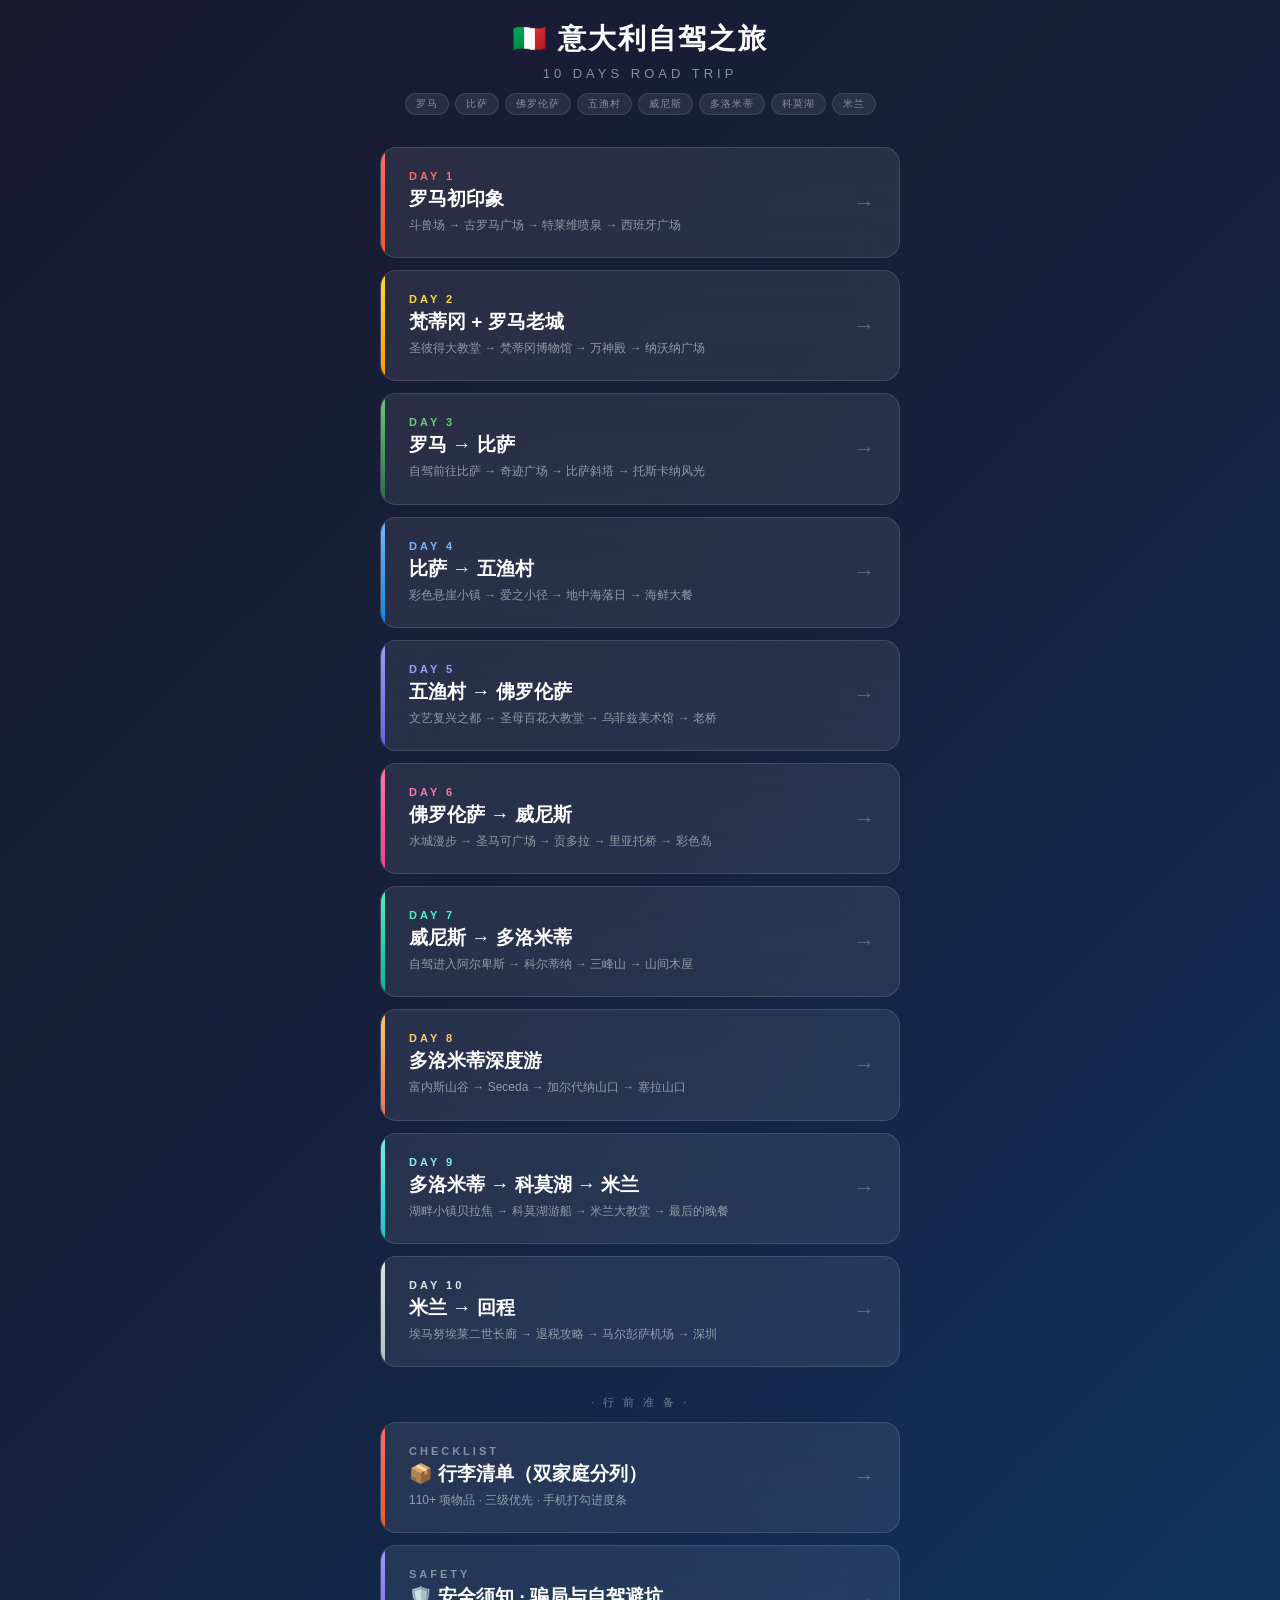
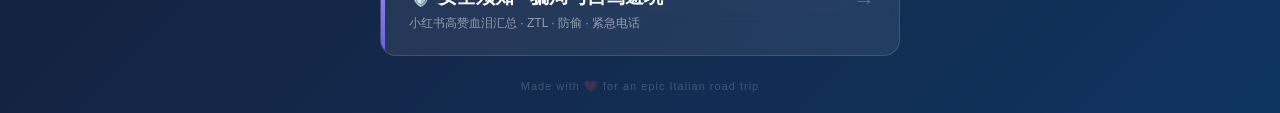
<file: index.html>
<!DOCTYPE html>
<html lang="zh-CN">
<head>
<meta charset="UTF-8">
<meta name="viewport" content="width=device-width, initial-scale=1.0, maximum-scale=5.0">
<link rel="stylesheet" href="mobile-fix.css">
<title>🇮🇹 意大利自驾之旅 · 10天深度环游</title>
<style>
  * { margin: 0; padding: 0; box-sizing: border-box; }
  body {
    font-family: -apple-system, BlinkMacSystemFont, 'Segoe UI', sans-serif;
    background: linear-gradient(135deg, #1a1a2e 0%, #16213e 50%, #0f3460 100%);
    min-height: 100vh;
    display: flex;
    align-items: center;
    justify-content: center;
    padding: 20px;
  }
  .container {
    max-width: 520px;
    width: 100%;
  }
  h1 {
    color: #fff;
    font-size: 28px;
    text-align: center;
    margin-bottom: 8px;
    letter-spacing: 2px;
  }
  .subtitle {
    color: rgba(255,255,255,0.5);
    text-align: center;
    font-size: 13px;
    margin-bottom: 12px;
    letter-spacing: 4px;
  }
  .route-tag {
    display: flex;
    justify-content: center;
    flex-wrap: wrap;
    gap: 6px;
    margin-bottom: 32px;
  }
  .route-tag span {
    background: rgba(255,255,255,0.08);
    border: 1px solid rgba(255,255,255,0.1);
    color: rgba(255,255,255,0.45);
    font-size: 10px;
    padding: 3px 10px;
    border-radius: 20px;
    letter-spacing: 1px;
  }
  .card {
    display: block;
    background: rgba(255,255,255,0.08);
    backdrop-filter: blur(20px);
    border: 1px solid rgba(255,255,255,0.12);
    border-radius: 16px;
    padding: 22px 28px;
    margin-bottom: 12px;
    text-decoration: none;
    transition: all 0.3s ease;
    position: relative;
    overflow: hidden;
  }
  .card:hover {
    background: rgba(255,255,255,0.15);
    transform: translateY(-3px);
    box-shadow: 0 12px 40px rgba(0,0,0,0.3);
  }
  .card::before {
    content: '';
    position: absolute;
    top: 0; left: 0;
    width: 4px; height: 100%;
    border-radius: 4px 0 0 4px;
  }
  .card.day1::before  { background: linear-gradient(180deg, #ff6b6b, #ee5a24); }
  .card.day2::before  { background: linear-gradient(180deg, #ffd93d, #ff9800); }
  .card.day3::before  { background: linear-gradient(180deg, #6bcb77, #2d6a4f); }
  .card.day4::before  { background: linear-gradient(180deg, #74b9ff, #0984e3); }
  .card.day5::before  { background: linear-gradient(180deg, #a29bfe, #6c5ce7); }
  .card.day6::before  { background: linear-gradient(180deg, #fd79a8, #e84393); }
  .card.day7::before  { background: linear-gradient(180deg, #55efc4, #00b894); }
  .card.day8::before  { background: linear-gradient(180deg, #fdcb6e, #e17055); }
  .card.day9::before  { background: linear-gradient(180deg, #81ecec, #00cec9); }
  .card.day10::before { background: linear-gradient(180deg, #dfe6e9, #b2bec3); }
  .day-label {
    font-size: 11px;
    font-weight: 700;
    letter-spacing: 3px;
    text-transform: uppercase;
    margin-bottom: 4px;
  }
  .card.day1  .day-label { color: #ff6b6b; }
  .card.day2  .day-label { color: #ffd93d; }
  .card.day3  .day-label { color: #6bcb77; }
  .card.day4  .day-label { color: #74b9ff; }
  .card.day5  .day-label { color: #a29bfe; }
  .card.day6  .day-label { color: #fd79a8; }
  .card.day7  .day-label { color: #55efc4; }
  .card.day8  .day-label { color: #fdcb6e; }
  .card.day9  .day-label { color: #81ecec; }
  .card.day10 .day-label { color: #dfe6e9; }
  .card-title {
    color: #fff;
    font-size: 19px;
    font-weight: 700;
    margin-bottom: 4px;
  }
  .card-desc {
    color: rgba(255,255,255,0.5);
    font-size: 12px;
    line-height: 1.6;
  }
  .arrow {
    position: absolute;
    right: 24px;
    top: 50%;
    transform: translateY(-50%);
    color: rgba(255,255,255,0.25);
    font-size: 22px;
    transition: all 0.3s;
  }
  .card:hover .arrow {
    color: rgba(255,255,255,0.6);
    right: 20px;
  }
  .footer {
    text-align: center;
    color: rgba(255,255,255,0.2);
    font-size: 11px;
    margin-top: 24px;
    letter-spacing: 1px;
  }
</style>
</head>
<body>
<div class="container">
  <h1>🇮🇹 意大利自驾之旅</h1>
  <p class="subtitle">10 DAYS ROAD TRIP</p>
  <div class="route-tag">
    <span>罗马</span><span>比萨</span><span>佛罗伦萨</span><span>五渔村</span><span>威尼斯</span><span>多洛米蒂</span><span>科莫湖</span><span>米兰</span>
  </div>

  <a class="card day1" href="day1.html">
    <div class="day-label">Day 1</div>
    <div class="card-title">罗马初印象</div>
    <div class="card-desc">斗兽场 → 古罗马广场 → 特莱维喷泉 → 西班牙广场</div>
    <span class="arrow">→</span>
  </a>

  <a class="card day2" href="day2.html">
    <div class="day-label">Day 2</div>
    <div class="card-title">梵蒂冈 + 罗马老城</div>
    <div class="card-desc">圣彼得大教堂 → 梵蒂冈博物馆 → 万神殿 → 纳沃纳广场</div>
    <span class="arrow">→</span>
  </a>

  <a class="card day3" href="day3.html">
    <div class="day-label">Day 3</div>
    <div class="card-title">罗马 → 比萨</div>
    <div class="card-desc">自驾前往比萨 → 奇迹广场 → 比萨斜塔 → 托斯卡纳风光</div>
    <span class="arrow">→</span>
  </a>

  <a class="card day4" href="day4.html">
    <div class="day-label">Day 4</div>
    <div class="card-title">比萨 → 五渔村</div>
    <div class="card-desc">彩色悬崖小镇 → 爱之小径 → 地中海落日 → 海鲜大餐</div>
    <span class="arrow">→</span>
  </a>

  <a class="card day5" href="day5.html">
    <div class="day-label">Day 5</div>
    <div class="card-title">五渔村 → 佛罗伦萨</div>
    <div class="card-desc">文艺复兴之都 → 圣母百花大教堂 → 乌菲兹美术馆 → 老桥</div>
    <span class="arrow">→</span>
  </a>

  <a class="card day6" href="day6.html">
    <div class="day-label">Day 6</div>
    <div class="card-title">佛罗伦萨 → 威尼斯</div>
    <div class="card-desc">水城漫步 → 圣马可广场 → 贡多拉 → 里亚托桥 → 彩色岛</div>
    <span class="arrow">→</span>
  </a>

  <a class="card day7" href="day7.html">
    <div class="day-label">Day 7</div>
    <div class="card-title">威尼斯 → 多洛米蒂</div>
    <div class="card-desc">自驾进入阿尔卑斯 → 科尔蒂纳 → 三峰山 → 山间木屋</div>
    <span class="arrow">→</span>
  </a>

  <a class="card day8" href="day8.html">
    <div class="day-label">Day 8</div>
    <div class="card-title">多洛米蒂深度游</div>
    <div class="card-desc">富内斯山谷 → Seceda → 加尔代纳山口 → 塞拉山口</div>
    <span class="arrow">→</span>
  </a>

  <a class="card day9" href="day9.html">
    <div class="day-label">Day 9</div>
    <div class="card-title">多洛米蒂 → 科莫湖 → 米兰</div>
    <div class="card-desc">湖畔小镇贝拉焦 → 科莫湖游船 → 米兰大教堂 → 最后的晚餐</div>
    <span class="arrow">→</span>
  </a>

  <a class="card day10" href="day10.html">
    <div class="day-label">Day 10</div>
    <div class="card-title">米兰 → 回程</div>
    <div class="card-desc">埃马努埃莱二世长廊 → 退税攻略 → 马尔彭萨机场 → 深圳</div>
    <span class="arrow">→</span>
  </a>

  <div style="margin:28px 0 12px;text-align:center;color:rgba(255,255,255,0.4);font-size:11px;letter-spacing:3px;">· 行 前 准 备 ·</div>

  <a class="card day1" href="packing.html" style="">
    <div class="day-label" style="color:rgba(255,255,255,0.45)">Checklist</div>
    <div class="card-title">📦 行李清单（双家庭分列）</div>
    <div class="card-desc">110+ 项物品 · 三级优先 · 手机打勾进度条</div>
    <span class="arrow">→</span>
  </a>

  <a class="card day5" href="safety.html">
    <div class="day-label" style="color:rgba(255,255,255,0.45)">Safety</div>
    <div class="card-title">🛡️ 安全须知 · 骗局与自驾避坑</div>
    <div class="card-desc">小红书高赞血泪汇总 · ZTL · 防偷 · 紧急电话</div>
    <span class="arrow">→</span>
  </a>

  <p class="footer">Made with ❤️ for an epic Italian road trip</p>
</div>
</body>
</html>
</file>
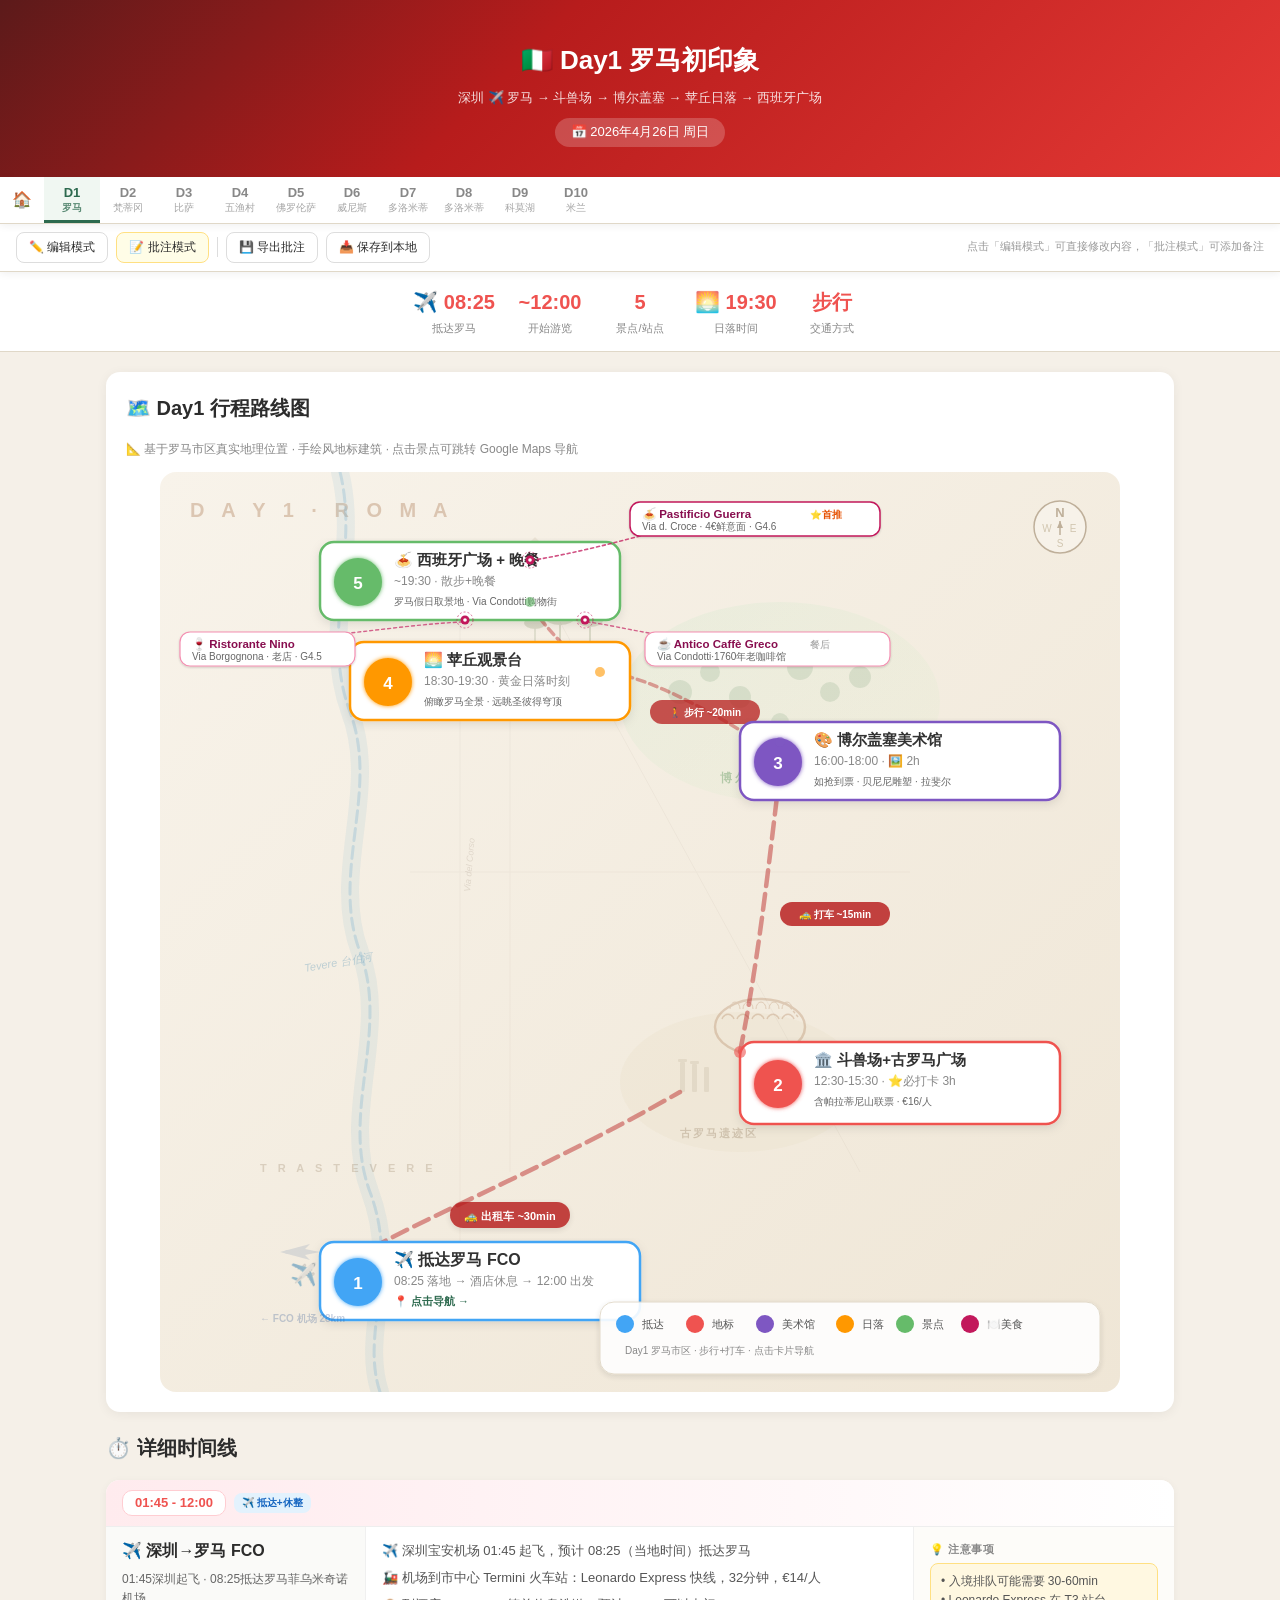
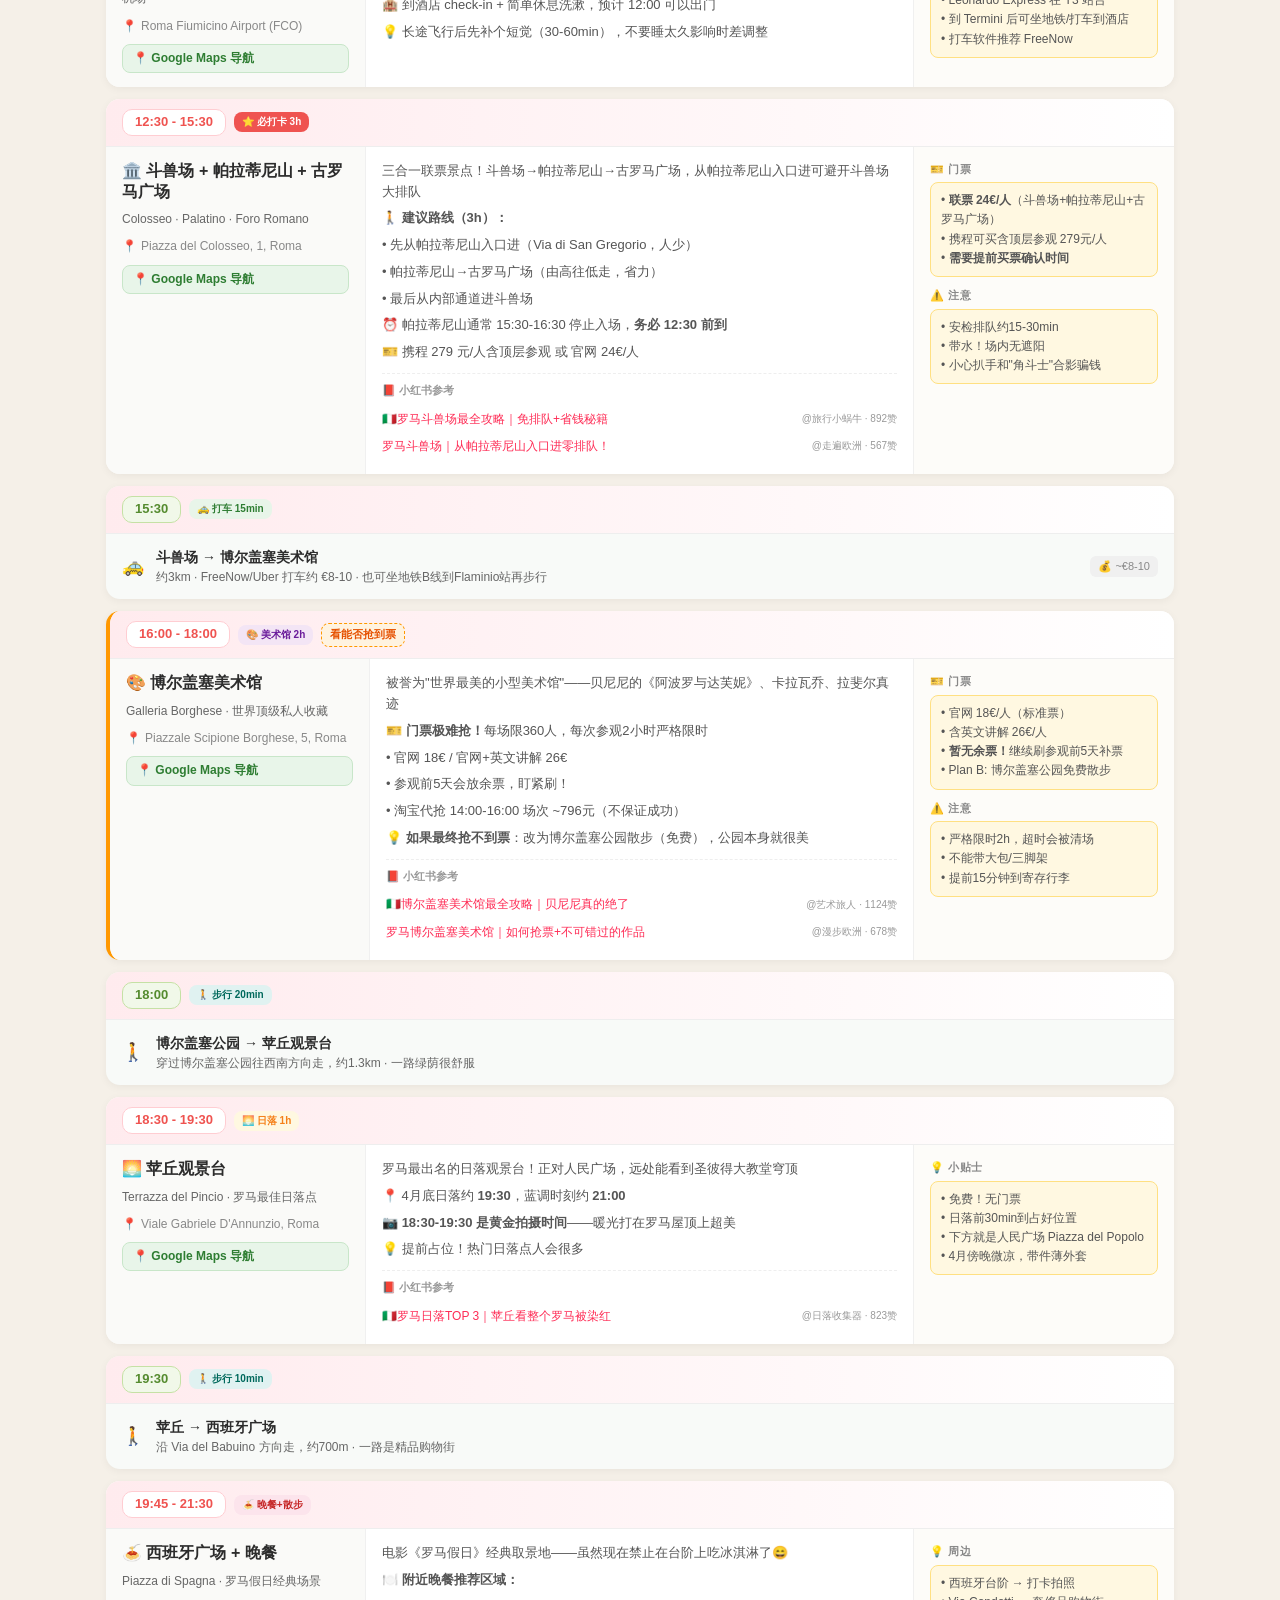
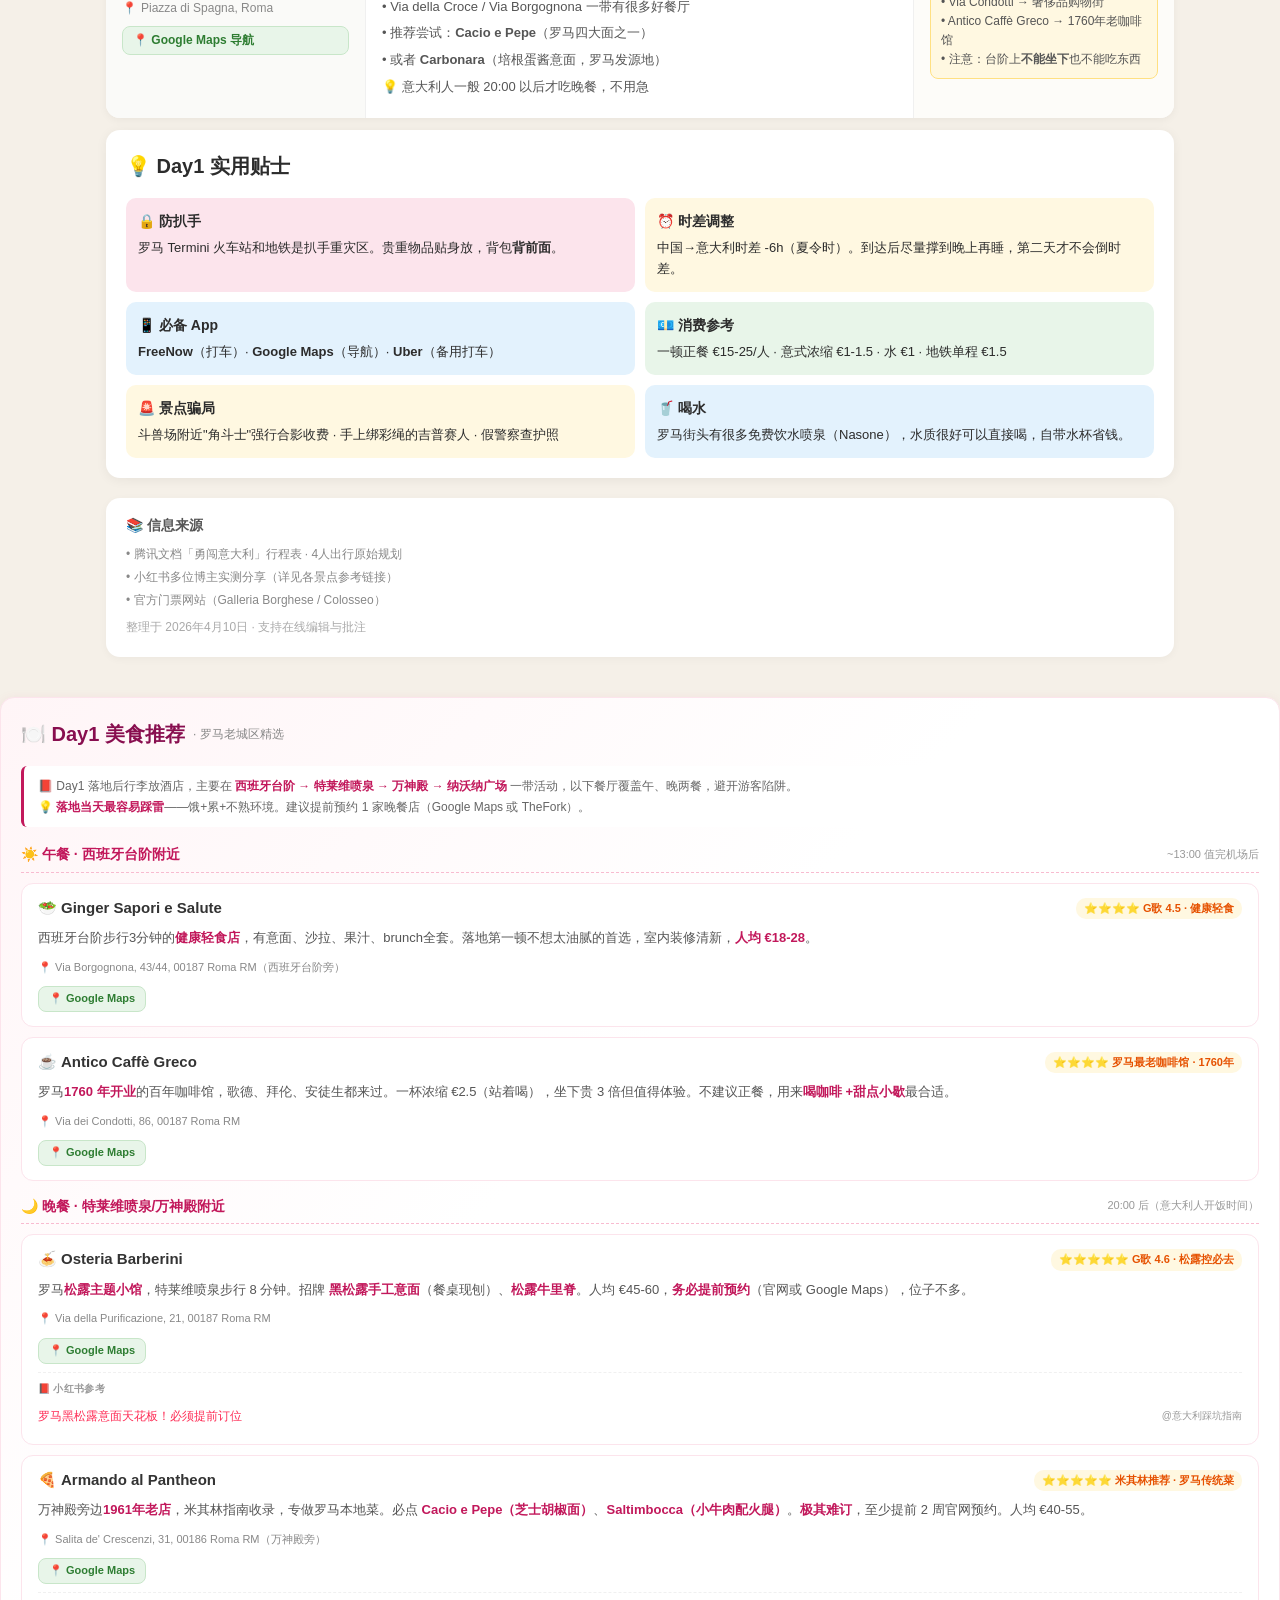
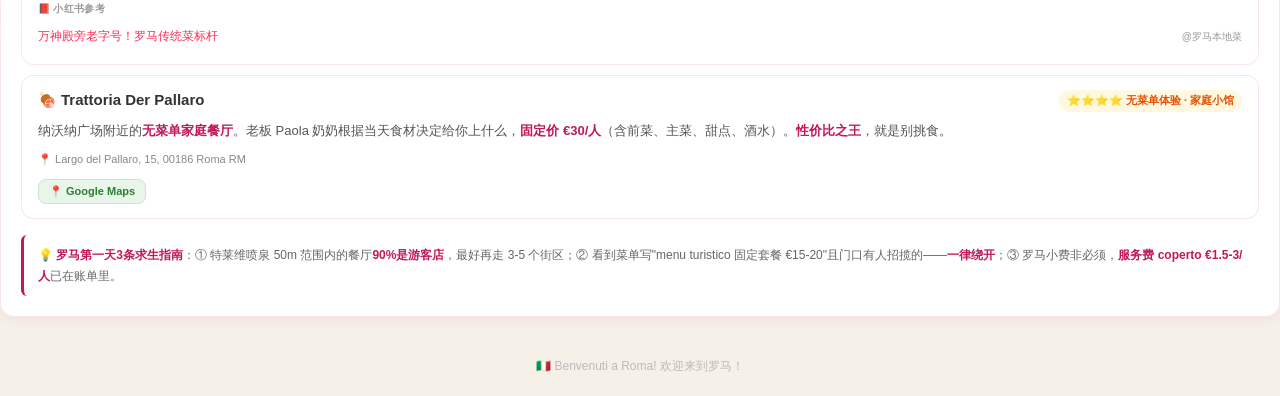
<file: day1.html>
<!DOCTYPE html>
<html lang="zh-CN">
<head>
<meta charset="UTF-8">
<meta name="viewport" content="width=device-width, initial-scale=1.0, maximum-scale=5.0">
<link rel="stylesheet" href="mobile-fix.css">
<title>Day1 行程详细规划 | 抵达罗马·斗兽场·博尔盖塞·苹丘日落</title>
<style>
  :root {
    --green: #2d6a4f;
    --green-light: #e8f5e9;
    --orange: #ff9800;
    --red: #ef5350;
    --blue: #42a5f5;
    --purple: #7e57c2;
    --bg: #f5f0e8;
    --card: #ffffff;
    --text: #2c2c2c;
    --text-secondary: #666;
    --border: #e0d8c8;
    --note-bg: #fffde7;
    --note-border: #ffe082;
  }
  * { margin: 0; padding: 0; box-sizing: border-box; }
  body {
    font-family: -apple-system, BlinkMacSystemFont, 'Segoe UI', Roboto, 'Helvetica Neue', sans-serif;
    background: var(--bg);
    color: var(--text);
    line-height: 1.6;
    -webkit-text-size-adjust: 100%;
  }
  .hero {
    background: linear-gradient(135deg, #5c1a1a 0%, #b71c1c 40%, #e53935 100%);
    color: white;
    padding: 40px 20px 30px;
    text-align: center;
    position: relative;
  }
  .hero h1 { font-size: 26px; margin-bottom: 6px; }
  .hero .subtitle { font-size: 13px; opacity: 0.85; }
  .hero .date-badge {
    display: inline-block;
    background: rgba(255,255,255,0.2);
    padding: 4px 16px;
    border-radius: 20px;
    font-size: 13px;
    margin-top: 10px;
  }
  .toolbar {
    position: sticky;
    top: 0;
    z-index: 89;
    background: white;
    border-bottom: 1px solid var(--border);
    padding: 8px 16px;
    display: flex;
    align-items: center;
    gap: 8px;
    flex-wrap: wrap;
    box-shadow: 0 2px 8px rgba(0,0,0,0.06);
  }
  .toolbar-btn {
    display: inline-flex;
    align-items: center;
    gap: 4px;
    padding: 6px 12px;
    border-radius: 8px;
    border: 1px solid #ddd;
    background: white;
    font-size: 12px;
    cursor: pointer;
    transition: all 0.2s;
    white-space: nowrap;
    color: var(--text);
  }
  .toolbar-btn:hover { background: #f0f0f0; }
  .toolbar-btn.active { background: var(--green); color: white; border-color: var(--green); }
  .toolbar-btn.btn-note { border-color: var(--note-border); background: var(--note-bg); }
  .toolbar-btn.btn-note:hover { background: #fff8e1; }
  .toolbar-sep { width: 1px; height: 20px; background: #ddd; }
  .toolbar-hint { font-size: 11px; color: #999; margin-left: auto; }
  .stats-bar {
    display: flex;
    justify-content: center;
    gap: 20px;
    padding: 14px 16px;
    background: white;
    border-bottom: 1px solid var(--border);
    flex-wrap: wrap;
  }
  .stat-item { text-align: center; min-width: 70px; }
  .stat-item .num { font-size: 20px; font-weight: 700; color: var(--red); }
  .stat-item .label { font-size: 11px; color: #888; margin-top: 2px; }
  .container { max-width: 1100px; margin: 0 auto; padding: 20px 16px; }
  .section-title {
    font-size: 20px;
    font-weight: 700;
    margin-bottom: 16px;
    display: flex;
    align-items: center;
    gap: 8px;
  }
  .tl-item {
    display: grid;
    grid-template-columns: 260px 1fr 260px;
    gap: 0;
    margin-bottom: 12px;
    border-radius: 14px;
    overflow: hidden;
    box-shadow: 0 2px 8px rgba(0,0,0,0.05);
    background: var(--card);
    position: relative;
  }
  .tl-item.item-drive {
    grid-template-columns: 1fr;
    background: #f8faf8;
  }
  .tl-time-bar {
    grid-column: 1 / -1;
    display: flex;
    align-items: center;
    gap: 8px;
    padding: 10px 16px;
    background: linear-gradient(90deg, #ffebee 0%, white 100%);
    border-bottom: 1px solid #eee;
  }
  .tl-time-tag {
    font-size: 13px;
    font-weight: 700;
    color: var(--red);
    background: white;
    padding: 2px 12px;
    border-radius: 10px;
    border: 1px solid #ffcdd2;
    white-space: nowrap;
  }
  .tl-type-badge {
    font-size: 10px;
    padding: 2px 8px;
    border-radius: 8px;
    font-weight: 600;
  }
  .badge-photo { background: #fff3e0; color: #e65100; }
  .badge-food { background: #fce4ec; color: #c62828; }
  .badge-drive { background: #e8f5e9; color: #2e7d32; }
  .badge-must { background: var(--red); color: white; }
  .badge-stay { background: #ede7f6; color: #4a148c; }
  .badge-start { background: #e3f2fd; color: #1565c0; }
  .badge-art { background: #f3e5f5; color: #6a1b9a; }
  .badge-walk { background: #e0f2f1; color: #00695c; }
  .badge-sunset { background: #fff8e1; color: #f57f17; }
  .tl-left {
    padding: 14px 16px;
    border-right: 1px solid #f0f0f0;
    display: flex;
    flex-direction: column;
    gap: 8px;
    background: #fafaf8;
  }
  .tl-spot-name { font-size: 16px; font-weight: 700; color: var(--text); line-height: 1.3; }
  .tl-spot-subname { font-size: 12px; color: var(--text-secondary); }
  .tl-spot-addr { font-size: 12px; color: #888; display: flex; align-items: flex-start; gap: 4px; }
  .tl-spot-addr .addr-icon { flex-shrink: 0; }
  .gps-tag {
    display: inline-block;
    background: #f0f0f0;
    padding: 1px 8px;
    border-radius: 6px;
    font-family: 'SF Mono', 'Courier New', monospace;
    font-size: 11px;
    color: #666;
  }
  .gmap-link {
    display: inline-flex;
    align-items: center;
    gap: 4px;
    background: var(--green-light);
    color: #2e7d32;
    padding: 4px 10px;
    border-radius: 8px;
    font-size: 12px;
    font-weight: 600;
    text-decoration: none;
    border: 1px solid #c8e6c9;
    transition: all 0.2s;
  }
  .gmap-link:hover { background: #2e7d32; color: white; }
  .tl-mid { padding: 14px 16px; border-right: 1px solid #f0f0f0; }
  .tl-mid p { font-size: 13px; color: #555; margin-bottom: 6px; }
  .tl-mid p:last-child { margin-bottom: 0; }
  .xhs-links { margin-top: 10px; padding-top: 8px; border-top: 1px dashed #eee; }
  .xhs-links-title { font-size: 11px; color: #999; margin-bottom: 6px; font-weight: 600; }
  .xhs-link-item { display: flex; align-items: center; gap: 6px; padding: 4px 0; font-size: 12px; }
  .xhs-link-item a { color: #fe2c55; text-decoration: none; font-weight: 500; flex: 1; overflow: hidden; text-overflow: ellipsis; white-space: nowrap; }
  .xhs-link-item a:hover { text-decoration: underline; }
  .xhs-link-item .xhs-stats { font-size: 10px; color: #999; white-space: nowrap; }
  .tl-right { padding: 14px 16px; background: #fdfcf9; }
  .tl-right-section { margin-bottom: 10px; }
  .tl-right-section:last-child { margin-bottom: 0; }
  .tl-right-label { font-size: 11px; font-weight: 700; color: #888; text-transform: uppercase; margin-bottom: 4px; letter-spacing: 0.5px; }
  .parking-mini { background: #e3f2fd; border: 1px solid #bbdefb; border-radius: 8px; padding: 8px 10px; font-size: 12px; }
  .parking-mini .pm-name { font-weight: 600; color: #1565c0; }
  .parking-mini .pm-detail { color: #555; font-size: 11px; margin-top: 2px; }
  .tip-mini { background: #fff8e1; border: 1px solid #ffe082; border-radius: 8px; padding: 8px 10px; font-size: 12px; color: #555; }
  .drive-card { padding: 12px 16px; display: flex; align-items: center; gap: 12px; flex-wrap: wrap; }
  .drive-card .drive-icon { font-size: 18px; }
  .drive-card .drive-title { font-weight: 600; font-size: 14px; }
  .drive-card .drive-detail { font-size: 12px; color: var(--text-secondary); }
  .drive-card .drive-cost { margin-left: auto; font-size: 11px; color: #888; background: #f0f0f0; padding: 2px 8px; border-radius: 6px; }
  [contenteditable="true"] { outline: none; border-radius: 4px; transition: background 0.2s; }
  .edit-mode [contenteditable="true"]:hover { background: rgba(45,106,79,0.06); }
  .edit-mode [contenteditable="true"]:focus { background: rgba(45,106,79,0.1); box-shadow: inset 0 0 0 1px rgba(45,106,79,0.3); }
  .annotation-marker { display: none; }
  .annotate-mode .annotation-marker { display: inline-flex; align-items: center; justify-content: center; width: 18px; height: 18px; background: var(--orange); color: white; border-radius: 50%; font-size: 10px; font-weight: 700; cursor: pointer; margin-left: 4px; vertical-align: middle; line-height: 1; }
  .user-note { background: var(--note-bg); border: 1px solid var(--note-border); border-radius: 8px; padding: 8px 10px; margin-top: 6px; font-size: 12px; position: relative; }
  .user-note::before { content: '📝 我的批注'; display: block; font-size: 10px; font-weight: 700; color: #f57f17; margin-bottom: 4px; }
  .user-note .note-delete { position: absolute; top: 6px; right: 8px; cursor: pointer; font-size: 12px; color: #ccc; }
  .user-note .note-delete:hover { color: var(--red); }
  .add-note-btn { display: none; margin-top: 6px; padding: 4px 10px; border-radius: 6px; border: 1px dashed var(--note-border); background: transparent; color: #f57f17; font-size: 11px; cursor: pointer; transition: all 0.2s; }
  .add-note-btn:hover { background: var(--note-bg); }
  .annotate-mode .add-note-btn { display: inline-block; }
  .tips-section { background: var(--card); border-radius: 14px; padding: 20px; margin-bottom: 20px; box-shadow: 0 2px 12px rgba(0,0,0,0.06); }
  .tip-grid { display: grid; grid-template-columns: 1fr 1fr; gap: 10px; }
  .tip-card { border-radius: 10px; padding: 12px; font-size: 13px; }
  .tip-card h4 { font-size: 14px; margin-bottom: 6px; }
  .tip-card.tip-danger { background: #fce4ec; }
  .tip-card.tip-warn { background: #fff8e1; }
  .tip-card.tip-info { background: #e3f2fd; }
  .tip-card.tip-ok { background: var(--green-light); }
  .sources { background: var(--card); border-radius: 14px; padding: 16px 20px; margin-bottom: 20px; box-shadow: 0 2px 8px rgba(0,0,0,0.04); font-size: 12px; color: #888; }
  .sources h3 { font-size: 14px; color: #555; margin-bottom: 8px; }
  .sources p { margin-bottom: 4px; }
  .footer { text-align: center; padding: 20px; color: #bbb; font-size: 12px; }
  @media (max-width: 768px) {
    .tl-item { grid-template-columns: 1fr !important; }
    .tl-left, .tl-mid, .tl-right { border-right: none !important; border-bottom: 1px solid #f0f0f0; }
    .tl-right { border-bottom: none; }
    .tip-grid { grid-template-columns: 1fr; }
    .hero h1 { font-size: 22px; }
    .stats-bar { gap: 12px; }
    .toolbar-hint { display: none; }
    .container { padding: 12px 10px; }
    .drive-card { flex-direction: column; align-items: flex-start; }
    .drive-card .drive-cost { margin-left: 0; }
  }
  @media print {
    .toolbar { display: none; }
    .add-note-btn { display: none; }
    .annotation-marker { display: none; }
    body { background: white; }
  }

  /* Day Tab 切换栏 */
  .day-tabs {
    display: flex;
    align-items: center;
    gap: 0;
    background: #fff;
    border-bottom: 1px solid #e0d8c8;
    overflow-x: auto;
    -webkit-overflow-scrolling: touch;
    scrollbar-width: none;
    position: sticky;
    top: 0;
    z-index: 200;
    box-shadow: 0 2px 8px rgba(0,0,0,0.06);
  }
  .day-tabs::-webkit-scrollbar { display: none; }
  .day-tab {
    display: flex;
    flex-direction: column;
    align-items: center;
    justify-content: center;
    min-width: 56px;
    padding: 8px 6px 6px;
    text-decoration: none;
    color: #888;
    font-size: 12px;
    font-weight: 500;
    border-bottom: 3px solid transparent;
    transition: all 0.2s;
    flex-shrink: 0;
    line-height: 1.2;
  }
  .day-tab:hover { color: #333; background: #f9f7f2; }
  .day-tab.active {
    color: #2d6a4f;
    font-weight: 700;
    border-bottom-color: #2d6a4f;
    background: #f0f7f2;
  }
  .day-tab .tab-day { font-size: 13px; font-weight: 700; }
  .day-tab .tab-city { font-size: 10px; margin-top: 1px; opacity: 0.75; }
  .day-tab-home {
    min-width: 44px;
    padding: 8px 10px 6px;
    font-size: 16px;
  }



  /* ===== 🍽️ 美食推荐模块（全局） ===== */
  .food-section {
    background: linear-gradient(135deg, #fff5f7 0%, #fff 40%);
    border-radius: 14px;
    padding: 20px;
    margin-bottom: 20px;
    box-shadow: 0 2px 12px rgba(194,24,91,0.08);
    border: 1px solid #fce4ec;
  }
  .food-section .section-title { color: #880e4f; }
  .food-intro {
    background: #fff;
    border-left: 3px solid #c2185b;
    padding: 10px 14px;
    border-radius: 6px;
    font-size: 12px;
    color: #666;
    margin-bottom: 16px;
    line-height: 1.7;
  }
  .food-intro strong { color: #c2185b; }
  .food-slot-title {
    font-size: 14px;
    font-weight: 700;
    color: #c2185b;
    margin: 14px 0 10px;
    display: flex;
    align-items: center;
    gap: 6px;
    padding-bottom: 6px;
    border-bottom: 1px dashed #f8bbd0;
  }
  .food-slot-title .slot-time {
    font-size: 11px;
    font-weight: 500;
    color: #999;
    margin-left: auto;
  }
  .food-card {
    background: #fff;
    border: 1px solid #fce4ec;
    border-radius: 12px;
    padding: 14px 16px;
    margin-bottom: 10px;
    transition: all 0.2s;
  }
  .food-card:hover { border-color: #c2185b; box-shadow: 0 4px 12px rgba(194,24,91,0.1); }
  .food-card-header {
    display: flex;
    align-items: flex-start;
    justify-content: space-between;
    gap: 10px;
    margin-bottom: 8px;
    flex-wrap: wrap;
  }
  .food-card-name {
    font-size: 15px;
    font-weight: 700;
    color: #333;
    line-height: 1.3;
  }
  .food-card-name .food-icon { color: #c2185b; margin-right: 4px; }
  .food-card-rating {
    font-size: 11px;
    background: #fff8e1;
    color: #e65100;
    padding: 2px 8px;
    border-radius: 10px;
    white-space: nowrap;
    font-weight: 600;
  }
  .food-card-desc {
    font-size: 13px;
    color: #555;
    line-height: 1.65;
    margin-bottom: 10px;
  }
  .food-card-desc strong { color: #c2185b; }
  .food-card-addr {
    font-size: 11px;
    color: #888;
    margin-bottom: 8px;
    display: flex;
    align-items: flex-start;
    gap: 4px;
  }
  .food-gmap-link {
    display: inline-flex;
    align-items: center;
    gap: 3px;
    background: #e8f5e9;
    color: #2e7d32;
    padding: 3px 10px;
    border-radius: 8px;
    font-size: 11px;
    font-weight: 600;
    text-decoration: none;
    border: 1px solid #c8e6c9;
    margin-right: 6px;
    transition: all 0.2s;
  }
  .food-gmap-link:hover { background: #2e7d32; color: white; }
  .food-xhs-block {
    margin-top: 8px;
    padding-top: 8px;
    border-top: 1px dashed #f0f0f0;
  }
  .food-xhs-title {
    font-size: 10px;
    color: #999;
    font-weight: 700;
    margin-bottom: 6px;
    letter-spacing: 0.3px;
  }
  .food-xhs-item {
    display: flex;
    align-items: center;
    gap: 6px;
    padding: 4px 0;
    font-size: 12px;
  }
  .food-xhs-item a {
    color: #fe2c55;
    text-decoration: none;
    font-weight: 500;
    flex: 1;
    overflow: hidden;
    text-overflow: ellipsis;
    white-space: nowrap;
  }
  .food-xhs-item a:hover { text-decoration: underline; }
  .food-xhs-item .xhs-meta {
    font-size: 10px;
    color: #999;
    white-space: nowrap;
  }
  @media (max-width: 640px) {
    .food-card-header { flex-direction: column; align-items: flex-start; gap: 4px; }
    .food-card-name { font-size: 14px; }
  }

</style>
</head>
<body>

<!-- Hero -->
<div class="hero">
  <h1>🇮🇹 Day1 罗马初印象</h1>
  <div class="subtitle">深圳 ✈️ 罗马 → 斗兽场 → 博尔盖塞 → 苹丘日落 → 西班牙广场</div>
  <div class="date-badge">📅 2026年4月26日 周日</div>
</div>

<!-- Toolbar -->
<div class="day-tabs" id="dayTabs">
  <a class="day-tab day-tab-home" href="index.html" title="首页">🏠</a>
  <a class="day-tab active" href="day1.html"><span class="tab-day">D1</span><span class="tab-city">罗马</span></a>
  <a class="day-tab" href="day2.html"><span class="tab-day">D2</span><span class="tab-city">梵蒂冈</span></a>
  <a class="day-tab" href="day3.html"><span class="tab-day">D3</span><span class="tab-city">比萨</span></a>
  <a class="day-tab" href="day4.html"><span class="tab-day">D4</span><span class="tab-city">五渔村</span></a>
  <a class="day-tab" href="day5.html"><span class="tab-day">D5</span><span class="tab-city">佛罗伦萨</span></a>
  <a class="day-tab" href="day6.html"><span class="tab-day">D6</span><span class="tab-city">威尼斯</span></a>
  <a class="day-tab" href="day7.html"><span class="tab-day">D7</span><span class="tab-city">多洛米蒂</span></a>
  <a class="day-tab" href="day8.html"><span class="tab-day">D8</span><span class="tab-city">多洛米蒂</span></a>
  <a class="day-tab" href="day9.html"><span class="tab-day">D9</span><span class="tab-city">科莫湖</span></a>
  <a class="day-tab" href="day10.html"><span class="tab-day">D10</span><span class="tab-city">米兰</span></a>
</div>
<div class="toolbar" id="toolbar">
  <button class="toolbar-btn" id="btn-edit" onclick="toggleEdit()">✏️ 编辑模式</button>
  <button class="toolbar-btn btn-note" id="btn-annotate" onclick="toggleAnnotate()">📝 批注模式</button>
  <div class="toolbar-sep"></div>
  <button class="toolbar-btn" onclick="exportNotes()">💾 导出批注</button>
  <button class="toolbar-btn" onclick="saveLocal()">📥 保存到本地</button>
  <span class="toolbar-hint" id="toolbar-hint">点击「编辑模式」可直接修改内容，「批注模式」可添加备注</span>
</div>

<!-- Stats -->
<div class="stats-bar">
  <div class="stat-item"><div class="num">✈️ 08:25</div><div class="label">抵达罗马</div></div>
  <div class="stat-item"><div class="num">~12:00</div><div class="label">开始游览</div></div>
  <div class="stat-item"><div class="num">5</div><div class="label">景点/站点</div></div>
  <div class="stat-item"><div class="num">🌅 19:30</div><div class="label">日落时间</div></div>
  <div class="stat-item"><div class="num">步行</div><div class="label">交通方式</div></div>
</div>

<div class="container">

<!-- ===== Geographic Illustrated Route Map ===== -->
<div class="map-section" style="background:var(--card);border-radius:14px;padding:20px;margin-bottom:20px;box-shadow:0 2px 12px rgba(0,0,0,0.06);">
  <h2 class="section-title">🗺️ Day1 行程路线图</h2>
  <p style="font-size:12px;color:#888;margin-bottom:12px;">📐 基于罗马市区真实地理位置 · 手绘风地标建筑 · 点击景点可跳转 Google Maps 导航</p>

  <div style="width:100%;overflow-x:auto;-webkit-overflow-scrolling:touch;">
  <svg viewBox="0 0 960 920" xmlns="http://www.w3.org/2000/svg" style="width:100%;max-width:960px;margin:0 auto;display:block;font-family:-apple-system,BlinkMacSystemFont,'Segoe UI',sans-serif;">
    <defs>
      <linearGradient id="mapBg" x1="0%" y1="0%" x2="100%" y2="100%">
        <stop offset="0%" style="stop-color:#f8f3ea;stop-opacity:1"/>
        <stop offset="100%" style="stop-color:#efe6d6;stop-opacity:1"/>
      </linearGradient>
      <linearGradient id="parkGrad" x1="0%" y1="0%" x2="100%" y2="100%">
        <stop offset="0%" style="stop-color:#c8e6c9;stop-opacity:0.35"/>
        <stop offset="100%" style="stop-color:#dcedc8;stop-opacity:0.2"/>
      </linearGradient>
      <filter id="shadow" x="-20%" y="-20%" width="140%" height="140%">
        <feDropShadow dx="0" dy="2" stdDeviation="3" flood-color="rgba(0,0,0,0.12)"/>
      </filter>
      <filter id="cardShadow" x="-5%" y="-5%" width="110%" height="120%">
        <feDropShadow dx="0" dy="3" stdDeviation="5" flood-color="rgba(0,0,0,0.1)"/>
      </filter>
      <filter id="glow" x="-30%" y="-30%" width="160%" height="160%">
        <feGaussianBlur stdDeviation="2" result="blur"/>
        <feMerge><feMergeNode in="blur"/><feMergeNode in="SourceGraphic"/></feMerge>
      </filter>
    </defs>

    <!-- ===== BACKGROUND ===== -->
    <rect width="960" height="920" rx="16" fill="url(#mapBg)"/>

    <!-- Title -->
    <text x="30" y="45" font-size="20" fill="#8b4513" letter-spacing="6" font-weight="700" opacity="0.25">D A Y  1  ·  R O M A</text>

    <!-- ===== TIBER RIVER (Tevere) ===== -->
    <path d="M180,0 C200,80 160,160 190,240 C220,320 170,400 200,480 C230,560 180,640 210,720 C240,800 200,860 220,920" stroke="#8bb8d0" stroke-width="18" fill="none" opacity="0.15" stroke-linecap="round"/>
    <path d="M180,0 C200,80 160,160 190,240 C220,320 170,400 200,480 C230,560 180,640 210,720 C240,800 200,860 220,920" stroke="#8bb8d0" stroke-width="3" fill="none" opacity="0.35" stroke-linecap="round" stroke-dasharray="12,6"/>
    <text x="145" y="500" font-size="11" fill="#7aa8c0" opacity="0.45" font-style="italic" transform="rotate(-10,145,500)">Tevere 台伯河</text>

    <!-- ===== PARKS (Villa Borghese area - north-east) ===== -->
    <ellipse cx="620" cy="230" rx="160" ry="100" fill="url(#parkGrad)" opacity="0.7"/>
    <text x="560" y="310" font-size="12" fill="#4a8a4a" opacity="0.35" font-weight="600" letter-spacing="3">博尔盖塞公园</text>
    <!-- Park trees -->
    <g opacity="0.15" fill="#5a8a5e">
      <circle cx="520" cy="220" r="12"/><circle cx="550" cy="200" r="10"/><circle cx="580" cy="225" r="11"/>
      <circle cx="640" cy="195" r="13"/><circle cx="670" cy="220" r="10"/><circle cx="700" cy="205" r="11"/>
      <circle cx="620" cy="250" r="9"/><circle cx="660" cy="260" r="10"/>
    </g>

    <!-- ===== ANCIENT ROME AREA (south-east) ===== -->
    <ellipse cx="580" cy="610" rx="120" ry="70" fill="#e8dcc8" opacity="0.3"/>
    <text x="520" y="665" font-size="11" fill="#8b7355" opacity="0.3" font-weight="600" letter-spacing="2">古罗马遗迹区</text>

    <!-- ===== STREET GRID HINTS ===== -->
    <g opacity="0.08" stroke="#a09080" stroke-width="1">
      <!-- Major roads hint -->
      <line x1="300" y1="100" x2="300" y2="800"/><!-- Via del Corso -->
      <line x1="250" y1="400" x2="750" y2="400"/><!-- Horizontal -->
      <line x1="400" y1="150" x2="700" y2="700"/><!-- Diagonal -->
      <line x1="350" y1="200" x2="350" y2="700"/>
    </g>

    <!-- Via del Corso label -->
    <text x="310" y="420" font-size="9" fill="#a09080" opacity="0.25" font-style="italic" transform="rotate(-85,310,420)">Via del Corso</text>

    <!-- ===== LANDMARK BUILDINGS ===== -->

    <!-- ★ COLOSSEUM (south-east area) -->
    <g transform="translate(600,555)" opacity="0.2">
      <ellipse cx="0" cy="0" rx="45" ry="28" fill="none" stroke="#8b4513" stroke-width="2.5"/>
      <!-- Arches row 1 -->
      <path d="M-38,-8 A7,10 0 0,1 -26,-8" fill="none" stroke="#8b4513" stroke-width="1.5"/>
      <path d="M-23,-8 A7,10 0 0,1 -11,-8" fill="none" stroke="#8b4513" stroke-width="1.5"/>
      <path d="M-8,-8 A7,10 0 0,1 4,-8" fill="none" stroke="#8b4513" stroke-width="1.5"/>
      <path d="M7,-8 A7,10 0 0,1 19,-8" fill="none" stroke="#8b4513" stroke-width="1.5"/>
      <path d="M22,-8 A7,10 0 0,1 34,-8" fill="none" stroke="#8b4513" stroke-width="1.5"/>
      <!-- Arches row 2 -->
      <path d="M-30,-18 A5,7 0 0,1 -20,-18" fill="none" stroke="#8b4513" stroke-width="1"/>
      <path d="M-17,-18 A5,7 0 0,1 -7,-18" fill="none" stroke="#8b4513" stroke-width="1"/>
      <path d="M-4,-18 A5,7 0 0,1 6,-18" fill="none" stroke="#8b4513" stroke-width="1"/>
      <path d="M9,-18 A5,7 0 0,1 19,-18" fill="none" stroke="#8b4513" stroke-width="1"/>
      <path d="M22,-18 A5,7 0 0,1 32,-18" fill="none" stroke="#8b4513" stroke-width="1"/>
      <!-- Broken top-right (ruin effect) -->
      <path d="M30,-20 L38,-10" stroke="#8b4513" stroke-width="1.5" stroke-dasharray="3,2"/>
    </g>

    <!-- ★ ROMAN FORUM columns -->
    <g transform="translate(520,620)" opacity="0.15">
      <rect x="0" y="-30" width="5" height="30" rx="1" fill="#a09070"/>
      <rect x="12" y="-28" width="5" height="28" rx="1" fill="#a09070"/>
      <rect x="24" y="-25" width="5" height="25" rx="1" fill="#a09070"/>
      <rect x="-2" y="-33" width="9" height="3" rx="1" fill="#a09070"/>
      <rect x="10" y="-31" width="9" height="3" rx="1" fill="#a09070"/>
    </g>

    <!-- ★ PINCIO terrace (stone pine trees - iconic Roman pines) -->
    <g transform="translate(400,175)" opacity="0.18">
      <!-- Stone pine (umbrella pine) silhouettes -->
      <line x1="0" y1="0" x2="0" y2="-25" stroke="#5a7040" stroke-width="2"/>
      <ellipse cx="0" cy="-30" rx="15" ry="8" fill="#5a7040"/>
      <line x1="30" y1="0" x2="30" y2="-22" stroke="#5a7040" stroke-width="2"/>
      <ellipse cx="30" cy="-27" rx="13" ry="7" fill="#5a7040"/>
      <line x1="-25" y1="3" x2="-25" y2="-20" stroke="#5a7040" stroke-width="1.5"/>
      <ellipse cx="-25" cy="-24" rx="11" ry="6" fill="#5a7040"/>
    </g>

    <!-- ★ SPANISH STEPS silhouette -->
    <g transform="translate(360,100)" opacity="0.15">
      <!-- Steps -->
      <rect x="0" y="0" width="30" height="4" rx="1" fill="#b0a080"/>
      <rect x="3" y="-5" width="24" height="4" rx="1" fill="#b0a080"/>
      <rect x="6" y="-10" width="18" height="4" rx="1" fill="#b0a080"/>
      <rect x="9" y="-15" width="12" height="4" rx="1" fill="#b0a080"/>
      <!-- Church towers on top -->
      <rect x="10" y="-28" width="4" height="12" rx="1" fill="#b0a080"/>
      <rect x="16" y="-28" width="4" height="12" rx="1" fill="#b0a080"/>
      <path d="M8,-28 L15,-35 L22,-28" fill="#b0a080"/>
    </g>

    <!-- ★ Airport icon (south-west) -->
    <g transform="translate(120,780)" opacity="0.15">
      <path d="M0,0 L30,-8 L25,-3 L40,0 L25,3 L30,8 Z" fill="#42659a"/>
      <rect x="5" y="-2" width="15" height="4" rx="2" fill="#42659a"/>
    </g>

    <!-- ===== COMPASS ===== -->
    <g transform="translate(900,55)" opacity="0.5">
      <circle cx="0" cy="0" r="26" fill="rgba(255,255,255,0.6)" stroke="#8b7355" stroke-width="1.5"/>
      <text x="0" y="-10" text-anchor="middle" font-size="13" font-weight="800" fill="#8b7355">N</text>
      <text x="0" y="20" text-anchor="middle" font-size="10" fill="#b0a080">S</text>
      <text x="13" y="5" text-anchor="middle" font-size="10" fill="#b0a080">E</text>
      <text x="-13" y="5" text-anchor="middle" font-size="10" fill="#b0a080">W</text>
      <line x1="0" y1="-6" x2="0" y2="8" stroke="#8b7355" stroke-width="1.5"/>
      <polygon points="0,-6 -3,1 3,1" fill="#8b7355"/>
    </g>

    <!-- ===== ROUTE LINES (geographic positions) ===== -->
    <!-- Geographic positions (approximate Rome layout):
         FCO Airport: SW (~150,810) → Colosseum: SE (~580,580) → 
         Borghese: NE (~620,250) → Pincio: N-center (~430,190) → 
         Spanish Steps: N-center-west (~370,130) -->

    <!-- Airport → Colosseum (taxi, long distance) -->
    <path d="M170,800 C250,750 380,700 520,620" stroke="#b71c1c" stroke-width="4.5" fill="none" stroke-dasharray="16,8" opacity="0.45" stroke-linecap="round"/>
    <!-- Colosseum → Borghese (taxi north) -->
    <path d="M580,580 C600,480 610,380 620,300" stroke="#b71c1c" stroke-width="4.5" fill="none" stroke-dasharray="16,8" opacity="0.45" stroke-linecap="round"/>
    <!-- Borghese → Pincio (walk west through park) -->
    <path d="M600,270 C550,240 500,210 450,200" stroke="#b71c1c" stroke-width="3.5" fill="none" stroke-dasharray="8,5" opacity="0.4" stroke-linecap="round"/>
    <!-- Pincio → Spanish Steps (walk downhill south-west) -->
    <path d="M430,200 C410,180 390,160 375,140" stroke="#b71c1c" stroke-width="3.5" fill="none" stroke-dasharray="8,5" opacity="0.4" stroke-linecap="round"/>

    <!-- ===== DISTANCE/TRANSPORT PILLS ===== -->
    <g font-size="11" font-weight="600">
      <rect x="290" y="730" width="120" height="26" rx="13" fill="#b71c1c" opacity="0.82" filter="url(#shadow)"/>
      <text x="350" y="748" fill="white" text-anchor="middle" font-size="11">🚕 出租车 ~30min</text>

      <rect x="620" y="430" width="110" height="24" rx="12" fill="#b71c1c" opacity="0.82"/>
      <text x="675" y="446" fill="white" text-anchor="middle" font-size="10">🚕 打车 ~15min</text>

      <rect x="490" y="228" width="110" height="24" rx="12" fill="#b71c1c" opacity="0.75"/>
      <text x="545" y="244" fill="white" text-anchor="middle" font-size="10">🚶 步行 ~20min</text>

      <rect x="500" y="162" width="105" height="24" rx="12" fill="#b71c1c" opacity="0.75"/>
      <text x="552" y="178" fill="white" text-anchor="middle" font-size="10">🚶 步行 ~10min</text>
    </g>

    <!-- ===== STOP CARDS ===== -->

    <!-- ① 抵达罗马 FCO (south-west) -->
    <a href="https://www.google.com/maps/search/?api=1&query=Roma+Fiumicino+Airport" target="_blank">
      <g filter="url(#cardShadow)" cursor="pointer">
        <rect x="160" y="770" width="320" height="78" rx="14" fill="white" stroke="#42a5f5" stroke-width="2.5"/>
        <circle cx="198" cy="810" r="24" fill="#42a5f5" filter="url(#glow)"/>
        <text x="198" y="817" text-anchor="middle" fill="white" font-size="17" font-weight="800">1</text>
        <text x="234" y="793" font-size="16" font-weight="700" fill="#333">✈️ 抵达罗马 FCO</text>
        <text x="234" y="813" font-size="12" fill="#888">08:25 落地 → 酒店休息 → 12:00 出发</text>
        <text x="234" y="833" font-size="11" fill="#2d6a4f" font-weight="600">📍 点击导航 →</text>
      </g>
    </a>
    <text x="130" y="810" font-size="22" opacity="0.4">✈️</text>

    <!-- ② 斗兽场+古罗马广场 (south-east) -->
    <a href="https://www.google.com/maps/search/?api=1&query=Colosseum+Rome" target="_blank">
      <g filter="url(#cardShadow)" cursor="pointer">
        <rect x="580" y="570" width="320" height="82" rx="14" fill="white" stroke="#ef5350" stroke-width="2.5"/>
        <circle cx="618" cy="612" r="24" fill="#ef5350" filter="url(#glow)"/>
        <text x="618" y="619" text-anchor="middle" fill="white" font-size="17" font-weight="800">2</text>
        <text x="654" y="593" font-size="15" font-weight="700" fill="#333">🏛️ 斗兽场+古罗马广场</text>
        <text x="654" y="613" font-size="12" fill="#888">12:30-15:30 · ⭐必打卡 3h</text>
        <text x="654" y="633" font-size="10" fill="#666">含帕拉蒂尼山联票 · €16/人</text>
      </g>
    </a>
    <!-- Pin dot -->
    <circle cx="580" cy="580" r="6" fill="#ef5350" opacity="0.6"/>

    <!-- ③ 博尔盖塞美术馆 (north-east, in park) -->
    <a href="https://www.google.com/maps/search/?api=1&query=Borghese+Gallery+Rome" target="_blank">
      <g filter="url(#cardShadow)" cursor="pointer">
        <rect x="580" y="250" width="320" height="78" rx="14" fill="white" stroke="#7e57c2" stroke-width="2.5"/>
        <circle cx="618" cy="290" r="24" fill="#7e57c2" filter="url(#glow)"/>
        <text x="618" y="297" text-anchor="middle" fill="white" font-size="17" font-weight="800">3</text>
        <text x="654" y="273" font-size="15" font-weight="700" fill="#333">🎨 博尔盖塞美术馆</text>
        <text x="654" y="293" font-size="12" fill="#888">16:00-18:00 · 🖼️ 2h</text>
        <text x="654" y="313" font-size="10" fill="#666">如抢到票 · 贝尼尼雕塑 · 拉斐尔</text>
      </g>
    </a>
    <circle cx="620" cy="270" r="5" fill="#7e57c2" opacity="0.5"/>

    <!-- ④ 苹丘看日落 (north, overlooking city) -->
    <a href="https://www.google.com/maps/search/?api=1&query=Terrazza+del+Pincio+Rome" target="_blank">
      <g filter="url(#cardShadow)" cursor="pointer">
        <rect x="190" y="170" width="280" height="78" rx="14" fill="white" stroke="#ff9800" stroke-width="2.5"/>
        <circle cx="228" cy="210" r="24" fill="#ff9800" filter="url(#glow)"/>
        <text x="228" y="217" text-anchor="middle" fill="white" font-size="17" font-weight="800">4</text>
        <text x="264" y="193" font-size="15" font-weight="700" fill="#333">🌅 苹丘观景台</text>
        <text x="264" y="213" font-size="12" fill="#888">18:30-19:30 · 黄金日落时刻</text>
        <text x="264" y="233" font-size="10" fill="#666">俯瞰罗马全景 · 远眺圣彼得穹顶</text>
      </g>
    </a>
    <circle cx="440" cy="200" r="5" fill="#ff9800" opacity="0.6"/>

    <!-- ⑤ 西班牙广场+晚餐 (north-west of Pincio) -->
    <a href="https://www.google.com/maps/search/?api=1&query=Spanish+Steps+Rome" target="_blank">
      <g filter="url(#cardShadow)" cursor="pointer">
        <rect x="160" y="70" width="300" height="78" rx="14" fill="white" stroke="#66bb6a" stroke-width="2.5"/>
        <circle cx="198" cy="110" r="24" fill="#66bb6a" filter="url(#glow)"/>
        <text x="198" y="117" text-anchor="middle" fill="white" font-size="17" font-weight="800">5</text>
        <text x="234" y="93" font-size="15" font-weight="700" fill="#333">🍝 西班牙广场 + 晚餐</text>
        <text x="234" y="113" font-size="12" fill="#888">~19:30 · 散步+晚餐</text>
        <text x="234" y="133" font-size="10" fill="#666">罗马假日取景地 · Via Condotti购物街</text>
      </g>
    </a>
    <circle cx="370" cy="130" r="5" fill="#66bb6a" opacity="0.6"/>

    <!-- ===== 🍽️ 餐厅标注（Day1 · 地理准确 v1） =====
         真实地理 → SVG 映射：
         - Pastificio Guerra (Via della Croce 8)：西班牙台阶北 50m → 胶囊在西班牙广场卡⑤右上方
         - Ristorante Nino (Via Borgognona 11)：西班牙广场南 100m → 胶囊在西班牙广场卡⑤左下
         - Antico Caffè Greco (Via Condotti 86)：西班牙广场西南 → 胶囊在西班牙广场卡⑤右下
         
         占用清单：
         - 罗盘 (874-926, 29-81)
         - 西班牙广场卡⑤ (160-460, 70-148)
         - 苹丘卡④ (190-470, 170-248)
         - 博尔盖塞卡③ (580-900, 250-328)
    -->
    <defs>
      <filter id="foodShadow" x="-20%" y="-20%" width="140%" height="140%">
        <feGaussianBlur in="SourceAlpha" stdDeviation="1.2"/>
        <feOffset dx="0" dy="1" result="offsetblur"/>
        <feComponentTransfer><feFuncA type="linear" slope="0.18"/></feComponentTransfer>
        <feMerge><feMergeNode/><feMergeNode in="SourceGraphic"/></feMerge>
      </filter>
    </defs>
    <g class="food-pins">

      <!-- ① Pastificio Guerra · 晚餐首推 ⭐ — Via della Croce 8（西班牙台阶正北 50m）
           胶囊：(470,30)-(720,64) — 西班牙广场卡⑤(y=70-148)正上方、罗盘(x>874)左
           地标：(370,88) — 西班牙广场卡⑤顶内 18px
           曲线：胶囊左下(480,64)→地标(370,88)，短 7 点钟方向弧 -->
      <a href="https://www.google.com/maps/search/?api=1&amp;query=Pastificio+Guerra+Via+della+Croce+Roma" target="_blank">
        <g cursor="pointer">
          <path d="M 480,64 C 450,72 410,82 374,88" fill="none" stroke="#c2185b" stroke-width="1.6" stroke-dasharray="3,3" opacity="0.75" stroke-linecap="round"/>
          <circle cx="370" cy="88" r="8" fill="none" stroke="#c2185b" stroke-width="1" stroke-dasharray="2,2" opacity="0.6"/>
          <circle cx="370" cy="88" r="4.5" fill="#c2185b"/>
          <circle cx="370" cy="88" r="1.8" fill="#fff"/>
          <rect x="470" y="30" width="250" height="34" rx="10" fill="#fff" stroke="#c2185b" stroke-width="1.5" filter="url(#foodShadow)"/>
          <text x="482" y="46" font-size="11.5" fill="#880e4f" font-weight="700">🍝 Pastificio Guerra</text>
          <text x="650" y="46" font-size="9.5" fill="#e65100" font-weight="700">⭐首推</text>
          <text x="482" y="58" font-size="10" fill="#666">Via d. Croce · 4€鲜意面 · G4.6</text>
        </g>
      </a>

      <!-- ② Ristorante Nino · 传统晚餐 — Via Borgognona 11（西班牙广场南 100m）
           胶囊：(20,160)-(195,194) — 西班牙广场卡⑤(y=70-148)下方、苹丘卡④(x>190)左外
           地标：(305,148) — 西班牙广场卡⑤底内 0px
           曲线：胶囊右上(180,162)→地标(305,150)，短 1 点钟方向弧（擦过西班牙广场卡底）-->
      <a href="https://www.google.com/maps/search/?api=1&amp;query=Ristorante+Nino+Via+Borgognona+Roma" target="_blank">
        <g cursor="pointer">
          <path d="M 180,162 C 220,158 260,152 302,150" fill="none" stroke="#c2185b" stroke-width="1.4" stroke-dasharray="3,3" opacity="0.65" stroke-linecap="round"/>
          <circle cx="305" cy="148" r="8" fill="none" stroke="#c2185b" stroke-width="1" stroke-dasharray="2,2" opacity="0.6"/>
          <circle cx="305" cy="148" r="4.5" fill="#c2185b"/>
          <circle cx="305" cy="148" r="1.8" fill="#fff"/>
          <rect x="20" y="160" width="175" height="34" rx="10" fill="#fff" stroke="#f48fb1" stroke-width="1.2" filter="url(#foodShadow)"/>
          <text x="32" y="176" font-size="11.5" fill="#880e4f" font-weight="700">🍷 Ristorante Nino</text>
          <text x="32" y="188" font-size="10" fill="#666">Via Borgognona · 老店 · G4.5</text>
        </g>
      </a>

      <!-- ③ Antico Caffè Greco · 餐后咖啡 — Via Condotti 86（西班牙广场西南 200m）
           胶囊：(485,160)-(730,194) — 西班牙广场卡⑤(y=70-148)下方、苹丘卡④(x<470)右外
           地标：(425,148) — 西班牙广场卡⑤底内偏右
           曲线：胶囊左上(495,162)→地标(425,150)，短 11 点钟方向弧 -->
      <a href="https://www.google.com/maps/search/?api=1&amp;query=Antico+Caffe+Greco+Via+Condotti+Roma" target="_blank">
        <g cursor="pointer">
          <path d="M 495,162 C 470,158 445,152 428,150" fill="none" stroke="#c2185b" stroke-width="1.4" stroke-dasharray="3,3" opacity="0.65" stroke-linecap="round"/>
          <circle cx="425" cy="148" r="8" fill="none" stroke="#c2185b" stroke-width="1" stroke-dasharray="2,2" opacity="0.6"/>
          <circle cx="425" cy="148" r="4.5" fill="#c2185b"/>
          <circle cx="425" cy="148" r="1.8" fill="#fff"/>
          <rect x="485" y="160" width="245" height="34" rx="10" fill="#fff" stroke="#f48fb1" stroke-width="1.2" filter="url(#foodShadow)"/>
          <text x="497" y="176" font-size="11.5" fill="#880e4f" font-weight="700">☕ Antico Caffè Greco</text>
          <text x="650" y="176" font-size="9.5" fill="#999" font-weight="500">餐后</text>
          <text x="497" y="188" font-size="10" fill="#666">Via Condotti·1760年老咖啡馆</text>
        </g>
      </a>
    </g>

    <!-- ===== AREA LABELS ===== -->
    <text x="100" y="700" font-size="11" fill="#8b7355" opacity="0.25" font-weight="600" letter-spacing="4">T R A S T E V E R E</text>

    <!-- FCO direction arrow -->
    <g transform="translate(100,850)" opacity="0.3">
      <text x="0" y="0" font-size="10" fill="#42659a" font-weight="600">← FCO 机场 28km</text>
    </g>

    <!-- ===== LEGEND ===== -->
    <g transform="translate(440,830)">
      <rect width="500" height="72" rx="14" fill="white" opacity="0.9" stroke="#e0d8c8" stroke-width="1" filter="url(#shadow)"/>
      <circle cx="25" cy="22" r="9" fill="#42a5f5"/><text x="42" y="26" font-size="11" fill="#555">抵达</text>
      <circle cx="95" cy="22" r="9" fill="#ef5350"/><text x="112" y="26" font-size="11" fill="#555">地标</text>
      <circle cx="165" cy="22" r="9" fill="#7e57c2"/><text x="182" y="26" font-size="11" fill="#555">美术馆</text>
      <circle cx="245" cy="22" r="9" fill="#ff9800"/><text x="262" y="26" font-size="11" fill="#555">日落</text>
      <circle cx="305" cy="22" r="9" fill="#66bb6a"/><text x="322" y="26" font-size="11" fill="#555">景点</text>
      <circle cx="370" cy="22" r="9" fill="#c2185b"/><text x="387" y="26" font-size="11" fill="#555">🍽️美食</text>
      <text x="25" y="52" font-size="10" fill="#888">Day1 罗马市区 · 步行+打车 · 点击卡片导航</text>
    </g>
  </svg>
  </div>
</div>

<!-- ===== Timeline Section ===== -->
<h2 class="section-title">⏱️ 详细时间线</h2>

<!-- STOP 1: 抵达罗马 -->
<div class="tl-item" data-spot="arrive-rome">
  <div class="tl-time-bar">
    <span class="tl-time-tag">01:45 - 12:00</span>
    <span class="tl-type-badge badge-start">✈️ 抵达+休整</span>
  </div>
  <div class="tl-left">
    <div class="tl-spot-name" contenteditable="false">✈️ 深圳→罗马 FCO</div>
    <div class="tl-spot-subname" contenteditable="false">01:45深圳起飞 · 08:25抵达罗马菲乌米奇诺机场</div>
    <div class="tl-spot-addr">
      <span class="addr-icon">📍</span>
      <span contenteditable="false">Roma Fiumicino Airport (FCO)</span>
    </div>
    <a class="gmap-link" href="https://www.google.com/maps/search/?api=1&query=Roma+Fiumicino+Airport" target="_blank">📍 Google Maps 导航</a>
    <button class="add-note-btn" onclick="addNote(this)">+ 添加批注</button>
  </div>
  <div class="tl-mid">
    <p contenteditable="false">✈️ 深圳宝安机场 01:45 起飞，预计 08:25（当地时间）抵达罗马</p>
    <p contenteditable="false">🚂 机场到市中心 Termini 火车站：Leonardo Express 快线，32分钟，€14/人</p>
    <p contenteditable="false">🏨 到酒店 check-in + 简单休息洗漱，预计 12:00 可以出门</p>
    <p contenteditable="false">💡 长途飞行后先补个短觉（30-60min），不要睡太久影响时差调整</p>
    <button class="add-note-btn" onclick="addNote(this)">+ 添加批注</button>
  </div>
  <div class="tl-right">
    <div class="tl-right-section">
      <div class="tl-right-label">💡 注意事项</div>
      <div class="tip-mini" contenteditable="false">
        <p>• 入境排队可能需要 30-60min</p>
        <p>• Leonardo Express 在 T3 站台</p>
        <p>• 到 Termini 后可坐地铁/打车到酒店</p>
        <p>• 打车软件推荐 FreeNow</p>
      </div>
    </div>
    <button class="add-note-btn" onclick="addNote(this)">+ 添加批注</button>
  </div>
</div>

<!-- STOP 2: 斗兽场 -->
<div class="tl-item" data-spot="colosseum">
  <div class="tl-time-bar">
    <span class="tl-time-tag">12:30 - 15:30</span>
    <span class="tl-type-badge badge-must">⭐ 必打卡 3h</span>
  </div>
  <div class="tl-left">
    <div class="tl-spot-name" contenteditable="false">🏛️ 斗兽场 + 帕拉蒂尼山 + 古罗马广场</div>
    <div class="tl-spot-subname" contenteditable="false">Colosseo · Palatino · Foro Romano</div>
    <div class="tl-spot-addr">
      <span class="addr-icon">📍</span>
      <span contenteditable="false">Piazza del Colosseo, 1, Roma</span>
    </div>
    <a class="gmap-link" href="https://www.google.com/maps/search/?api=1&query=Colosseum+Rome" target="_blank">📍 Google Maps 导航</a>
    <button class="add-note-btn" onclick="addNote(this)">+ 添加批注</button>
  </div>
  <div class="tl-mid">
    <p contenteditable="false">三合一联票景点！斗兽场→帕拉蒂尼山→古罗马广场，从帕拉蒂尼山入口进可避开斗兽场大排队</p>
    <p contenteditable="false"><strong>🚶 建议路线（3h）：</strong></p>
    <p contenteditable="false">• 先从帕拉蒂尼山入口进（Via di San Gregorio，人少）</p>
    <p contenteditable="false">• 帕拉蒂尼山→古罗马广场（由高往低走，省力）</p>
    <p contenteditable="false">• 最后从内部通道进斗兽场</p>
    <p contenteditable="false">⏰ 帕拉蒂尼山通常 15:30-16:30 停止入场，<strong>务必 12:30 前到</strong></p>
    <p contenteditable="false">🎫 携程 279 元/人含顶层参观 或 官网 24€/人</p>
    <div class="xhs-links">
      <div class="xhs-links-title">📕 小红书参考</div>
      <div class="xhs-link-item">
        <a href="https://www.xiaohongshu.com/explore/67b4e3c3000000001d01ae91" target="_blank">🇮🇹罗马斗兽场最全攻略｜免排队+省钱秘籍</a>
        <span class="xhs-stats">@旅行小蜗牛 · 892赞</span>
      </div>
      <div class="xhs-link-item">
        <a href="https://www.xiaohongshu.com/explore/66f9c3a8000000001e03db7c" target="_blank">罗马斗兽场｜从帕拉蒂尼山入口进零排队！</a>
        <span class="xhs-stats">@走遍欧洲 · 567赞</span>
      </div>
    </div>
    <button class="add-note-btn" onclick="addNote(this)">+ 添加批注</button>
  </div>
  <div class="tl-right">
    <div class="tl-right-section">
      <div class="tl-right-label">🎫 门票</div>
      <div class="tip-mini" contenteditable="false">
        <p>• <strong>联票 24€/人</strong>（斗兽场+帕拉蒂尼山+古罗马广场）</p>
        <p>• 携程可买含顶层参观 279元/人</p>
        <p>• <strong>需要提前买票确认时间</strong></p>
      </div>
    </div>
    <div class="tl-right-section">
      <div class="tl-right-label">⚠️ 注意</div>
      <div class="tip-mini" contenteditable="false">
        <p>• 安检排队约15-30min</p>
        <p>• 带水！场内无遮阳</p>
        <p>• 小心扒手和"角斗士"合影骗钱</p>
      </div>
    </div>
    <button class="add-note-btn" onclick="addNote(this)">+ 添加批注</button>
  </div>
</div>

<!-- Walk: 斗兽场 → 打车去博尔盖塞 -->
<div class="tl-item item-drive">
  <div class="tl-time-bar">
    <span class="tl-time-tag" style="background:#f1f8e9;color:#558b2f;border-color:#c5e1a5;">15:30</span>
    <span class="tl-type-badge badge-drive">🚕 打车 15min</span>
  </div>
  <div class="drive-card">
    <span class="drive-icon">🚕</span>
    <div>
      <div class="drive-title" contenteditable="false">斗兽场 → 博尔盖塞美术馆</div>
      <div class="drive-detail" contenteditable="false">约3km · FreeNow/Uber 打车约 €8-10 · 也可坐地铁B线到Flaminio站再步行</div>
    </div>
    <span class="drive-cost">💰 ~€8-10</span>
  </div>
</div>

<!-- STOP 3: 博尔盖塞美术馆 -->
<div class="tl-item" data-spot="borghese" style="border-left:4px solid #ff9800;">
  <div class="tl-time-bar">
    <span class="tl-time-tag">16:00 - 18:00</span>
    <span class="tl-type-badge badge-art">🎨 美术馆 2h</span>
    <span class="tl-type-badge" style="background:#fff3e0;color:#e65100;border:1px dashed #ff9800;font-size:11px;font-weight:700;">看能否抢到票</span>
  </div>
  <div class="tl-left">
    <div class="tl-spot-name" contenteditable="false">🎨 博尔盖塞美术馆</div>
    <div class="tl-spot-subname" contenteditable="false">Galleria Borghese · 世界顶级私人收藏</div>
    <div class="tl-spot-addr">
      <span class="addr-icon">📍</span>
      <span contenteditable="false">Piazzale Scipione Borghese, 5, Roma</span>
    </div>
    <a class="gmap-link" href="https://www.google.com/maps/search/?api=1&query=Borghese+Gallery+Rome" target="_blank">📍 Google Maps 导航</a>
    <button class="add-note-btn" onclick="addNote(this)">+ 添加批注</button>
  </div>
  <div class="tl-mid">
    <p contenteditable="false">被誉为"世界最美的小型美术馆"——贝尼尼的《阿波罗与达芙妮》、卡拉瓦乔、拉斐尔真迹</p>
    <p contenteditable="false"><strong>🎫 门票极难抢！</strong>每场限360人，每次参观2小时严格限时</p>
    <p contenteditable="false">• 官网 18€ / 官网+英文讲解 26€</p>
    <p contenteditable="false">• 参观前5天会放余票，盯紧刷！</p>
    <p contenteditable="false">• 淘宝代抢 14:00-16:00 场次 ~796元（不保证成功）</p>
    <p contenteditable="false">💡 <strong>如果最终抢不到票</strong>：改为博尔盖塞公园散步（免费），公园本身就很美</p>
    <div class="xhs-links">
      <div class="xhs-links-title">📕 小红书参考</div>
      <div class="xhs-link-item">
        <a href="https://www.xiaohongshu.com/explore/65e45d7f000000001d01ce7a" target="_blank">🇮🇹博尔盖塞美术馆最全攻略｜贝尼尼真的绝了</a>
        <span class="xhs-stats">@艺术旅人 · 1124赞</span>
      </div>
      <div class="xhs-link-item">
        <a href="https://www.xiaohongshu.com/explore/66cd2188000000001e024e91" target="_blank">罗马博尔盖塞美术馆｜如何抢票+不可错过的作品</a>
        <span class="xhs-stats">@漫步欧洲 · 678赞</span>
      </div>
    </div>
    <button class="add-note-btn" onclick="addNote(this)">+ 添加批注</button>
  </div>
  <div class="tl-right">
    <div class="tl-right-section">
      <div class="tl-right-label">🎫 门票</div>
      <div class="tip-mini" contenteditable="false">
        <p>• 官网 18€/人（标准票）</p>
        <p>• 含英文讲解 26€/人</p>
        <p>• <strong>暂无余票！</strong>继续刷参观前5天补票</p>
        <p>• Plan B: 博尔盖塞公园免费散步</p>
      </div>
    </div>
    <div class="tl-right-section">
      <div class="tl-right-label">⚠️ 注意</div>
      <div class="tip-mini" contenteditable="false">
        <p>• 严格限时2h，超时会被清场</p>
        <p>• 不能带大包/三脚架</p>
        <p>• 提前15分钟到寄存行李</p>
      </div>
    </div>
    <button class="add-note-btn" onclick="addNote(this)">+ 添加批注</button>
  </div>
</div>

<!-- Walk: 博尔盖塞 → 苹丘 -->
<div class="tl-item item-drive">
  <div class="tl-time-bar">
    <span class="tl-time-tag" style="background:#f1f8e9;color:#558b2f;border-color:#c5e1a5;">18:00</span>
    <span class="tl-type-badge badge-walk">🚶 步行 20min</span>
  </div>
  <div class="drive-card">
    <span class="drive-icon">🚶</span>
    <div>
      <div class="drive-title" contenteditable="false">博尔盖塞公园 → 苹丘观景台</div>
      <div class="drive-detail" contenteditable="false">穿过博尔盖塞公园往西南方向走，约1.3km · 一路绿荫很舒服</div>
    </div>
  </div>
</div>

<!-- STOP 4: 苹丘看日落 -->
<div class="tl-item" data-spot="pincio">
  <div class="tl-time-bar">
    <span class="tl-time-tag">18:30 - 19:30</span>
    <span class="tl-type-badge badge-sunset">🌅 日落 1h</span>
  </div>
  <div class="tl-left">
    <div class="tl-spot-name" contenteditable="false">🌅 苹丘观景台</div>
    <div class="tl-spot-subname" contenteditable="false">Terrazza del Pincio · 罗马最佳日落点</div>
    <div class="tl-spot-addr">
      <span class="addr-icon">📍</span>
      <span contenteditable="false">Viale Gabriele D'Annunzio, Roma</span>
    </div>
    <a class="gmap-link" href="https://www.google.com/maps/search/?api=1&query=Terrazza+del+Pincio+Rome" target="_blank">📍 Google Maps 导航</a>
    <button class="add-note-btn" onclick="addNote(this)">+ 添加批注</button>
  </div>
  <div class="tl-mid">
    <p contenteditable="false">罗马最出名的日落观景台！正对人民广场，远处能看到圣彼得大教堂穹顶</p>
    <p contenteditable="false">📍 4月底日落约 <strong>19:30</strong>，蓝调时刻约 <strong>21:00</strong></p>
    <p contenteditable="false">📷 <strong>18:30-19:30 是黄金拍摄时间</strong>——暖光打在罗马屋顶上超美</p>
    <p contenteditable="false">💡 提前占位！热门日落点人会很多</p>
    <div class="xhs-links">
      <div class="xhs-links-title">📕 小红书参考</div>
      <div class="xhs-link-item">
        <a href="https://www.xiaohongshu.com/explore/6633e42c000000001e02a5cf" target="_blank">🇮🇹罗马日落TOP 3｜苹丘看整个罗马被染红</a>
        <span class="xhs-stats">@日落收集器 · 823赞</span>
      </div>
    </div>
    <button class="add-note-btn" onclick="addNote(this)">+ 添加批注</button>
  </div>
  <div class="tl-right">
    <div class="tl-right-section">
      <div class="tl-right-label">💡 小贴士</div>
      <div class="tip-mini" contenteditable="false">
        <p>• 免费！无门票</p>
        <p>• 日落前30min到占好位置</p>
        <p>• 下方就是人民广场 Piazza del Popolo</p>
        <p>• 4月傍晚微凉，带件薄外套</p>
      </div>
    </div>
    <button class="add-note-btn" onclick="addNote(this)">+ 添加批注</button>
  </div>
</div>

<!-- Walk: 苹丘 → 西班牙广场 -->
<div class="tl-item item-drive">
  <div class="tl-time-bar">
    <span class="tl-time-tag" style="background:#f1f8e9;color:#558b2f;border-color:#c5e1a5;">19:30</span>
    <span class="tl-type-badge badge-walk">🚶 步行 10min</span>
  </div>
  <div class="drive-card">
    <span class="drive-icon">🚶</span>
    <div>
      <div class="drive-title" contenteditable="false">苹丘 → 西班牙广场</div>
      <div class="drive-detail" contenteditable="false">沿 Via del Babuino 方向走，约700m · 一路是精品购物街</div>
    </div>
  </div>
</div>

<!-- STOP 5: 西班牙广场+晚餐 -->
<div class="tl-item" data-spot="spanish-steps">
  <div class="tl-time-bar">
    <span class="tl-time-tag">19:45 - 21:30</span>
    <span class="tl-type-badge badge-food">🍝 晚餐+散步</span>
  </div>
  <div class="tl-left">
    <div class="tl-spot-name" contenteditable="false">🍝 西班牙广场 + 晚餐</div>
    <div class="tl-spot-subname" contenteditable="false">Piazza di Spagna · 罗马假日经典场景</div>
    <div class="tl-spot-addr">
      <span class="addr-icon">📍</span>
      <span contenteditable="false">Piazza di Spagna, Roma</span>
    </div>
    <a class="gmap-link" href="https://www.google.com/maps/search/?api=1&query=Spanish+Steps+Rome" target="_blank">📍 Google Maps 导航</a>
    <button class="add-note-btn" onclick="addNote(this)">+ 添加批注</button>
  </div>
  <div class="tl-mid">
    <p contenteditable="false">电影《罗马假日》经典取景地——虽然现在禁止在台阶上吃冰淇淋了😄</p>
    <p contenteditable="false"><strong>🍽️ 附近晚餐推荐区域：</strong></p>
    <p contenteditable="false">• Via della Croce / Via Borgognona 一带有很多好餐厅</p>
    <p contenteditable="false">• 推荐尝试：<strong>Cacio e Pepe</strong>（罗马四大面之一）</p>
    <p contenteditable="false">• 或者 <strong>Carbonara</strong>（培根蛋酱意面，罗马发源地）</p>
    <p contenteditable="false">💡 意大利人一般 20:00 以后才吃晚餐，不用急</p>
    <button class="add-note-btn" onclick="addNote(this)">+ 添加批注</button>
  </div>
  <div class="tl-right">
    <div class="tl-right-section">
      <div class="tl-right-label">💡 周边</div>
      <div class="tip-mini" contenteditable="false">
        <p>• 西班牙台阶 → 打卡拍照</p>
        <p>• Via Condotti → 奢侈品购物街</p>
        <p>• Antico Caffè Greco → 1760年老咖啡馆</p>
        <p>• 注意：台阶上<strong>不能坐下</strong>也不能吃东西</p>
      </div>
    </div>
    <button class="add-note-btn" onclick="addNote(this)">+ 添加批注</button>
  </div>
</div>

<!-- ===== Tips ===== -->
<div class="tips-section">
  <h2 class="section-title">💡 Day1 实用贴士</h2>
  <div class="tip-grid">
    <div class="tip-card tip-danger">
      <h4>🔒 防扒手</h4>
      <p contenteditable="false">罗马 Termini 火车站和地铁是扒手重灾区。贵重物品贴身放，背包<strong>背前面</strong>。</p>
    </div>
    <div class="tip-card tip-warn">
      <h4>⏰ 时差调整</h4>
      <p contenteditable="false">中国→意大利时差 -6h（夏令时）。到达后尽量撑到晚上再睡，第二天才不会倒时差。</p>
    </div>
    <div class="tip-card tip-info">
      <h4>📱 必备 App</h4>
      <p contenteditable="false"><strong>FreeNow</strong>（打车）· <strong>Google Maps</strong>（导航）· <strong>Uber</strong>（备用打车）</p>
    </div>
    <div class="tip-card tip-ok">
      <h4>💶 消费参考</h4>
      <p contenteditable="false">一顿正餐 €15-25/人 · 意式浓缩 €1-1.5 · 水 €1 · 地铁单程 €1.5</p>
    </div>
    <div class="tip-card tip-warn">
      <h4>🚨 景点骗局</h4>
      <p contenteditable="false">斗兽场附近"角斗士"强行合影收费 · 手上绑彩绳的吉普赛人 · 假警察查护照</p>
    </div>
    <div class="tip-card tip-info">
      <h4>🥤 喝水</h4>
      <p contenteditable="false">罗马街头有很多免费饮水喷泉（Nasone），水质很好可以直接喝，自带水杯省钱。</p>
    </div>
  </div>
</div>

<!-- ===== Sources ===== -->
<div class="sources">
  <h3>📚 信息来源</h3>
  <p>• 腾讯文档「勇闯意大利」行程表 · 4人出行原始规划</p>
  <p>• 小红书多位博主实测分享（详见各景点参考链接）</p>
  <p>• 官方门票网站（Galleria Borghese / Colosseo）</p>
  <p style="margin-top: 8px; color: #aaa;">整理于 2026年4月10日 · 支持在线编辑与批注</p>
</div>

</div>



<!-- ===== 🍽️ Day1 美食推荐（小红书精选） ===== -->
<div class="food-section">
  <h2 class="section-title">🍽️ Day1 美食推荐 <span style="font-size:12px;font-weight:500;color:#888;">· 罗马老城区精选</span></h2>

  <div class="food-intro">📕 Day1 落地后行李放酒店，主要在 <strong>西班牙台阶 → 特莱维喷泉 → 万神殿 → 纳沃纳广场</strong> 一带活动，以下餐厅覆盖午、晚两餐，避开游客陷阱。<br>💡 <strong>落地当天最容易踩雷</strong>——饿+累+不熟环境。建议提前预约 1 家晚餐店（Google Maps 或 TheFork）。</div>

  <div class="food-slot-title">☀️ 午餐 · 西班牙台阶附近 <span class="slot-time">~13:00 值完机场后</span></div>
  
  <div class="food-card">
    <div class="food-card-header">
      <div class="food-card-name"><span class="food-icon">🥗</span>Ginger Sapori e Salute</div>
      <div class="food-card-rating">⭐⭐⭐⭐ G歌 4.5 · 健康轻食</div>
    </div>
    <div class="food-card-desc">西班牙台阶步行3分钟的<strong>健康轻食店</strong>，有意面、沙拉、果汁、brunch全套。落地第一顿不想太油腻的首选，室内装修清新，<strong>人均 €18-28</strong>。</div>
    <div class="food-card-addr">📍 Via Borgognona, 43/44, 00187 Roma RM（西班牙台阶旁）</div>
    <a class="food-gmap-link" href="https://www.google.com/maps/search/?api=1&query=Ginger+Sapori+e+Salute+Rome" target="_blank">📍 Google Maps</a>
    
  </div>
  <div class="food-card">
    <div class="food-card-header">
      <div class="food-card-name"><span class="food-icon">☕</span>Antico Caffè Greco</div>
      <div class="food-card-rating">⭐⭐⭐⭐ 罗马最老咖啡馆 · 1760年</div>
    </div>
    <div class="food-card-desc">罗马<strong>1760 年开业</strong>的百年咖啡馆，歌德、拜伦、安徒生都来过。一杯浓缩 €2.5（站着喝），坐下贵 3 倍但值得体验。不建议正餐，用来<strong>喝咖啡 +甜点小歇</strong>最合适。</div>
    <div class="food-card-addr">📍 Via dei Condotti, 86, 00187 Roma RM</div>
    <a class="food-gmap-link" href="https://www.google.com/maps/search/?api=1&query=Antico+Caffe+Greco+Rome" target="_blank">📍 Google Maps</a>
    
  </div>

  <div class="food-slot-title">🌙 晚餐 · 特莱维喷泉/万神殿附近 <span class="slot-time">20:00 后（意大利人开饭时间）</span></div>
  
  <div class="food-card">
    <div class="food-card-header">
      <div class="food-card-name"><span class="food-icon">🍝</span>Osteria Barberini</div>
      <div class="food-card-rating">⭐⭐⭐⭐⭐ G歌 4.6 · 松露控必去</div>
    </div>
    <div class="food-card-desc">罗马<strong>松露主题小馆</strong>，特莱维喷泉步行 8 分钟。招牌 <strong>黑松露手工意面</strong>（餐桌现刨）、<strong>松露牛里脊</strong>。人均 €45-60，<strong>务必提前预约</strong>（官网或 Google Maps），位子不多。</div>
    <div class="food-card-addr">📍 Via della Purificazione, 21, 00187 Roma RM</div>
    <a class="food-gmap-link" href="https://www.google.com/maps/search/?api=1&query=Osteria+Barberini+Rome" target="_blank">📍 Google Maps</a>
    <div class="food-xhs-block"><div class="food-xhs-title">📕 小红书参考</div><div class="food-xhs-item"><a href="https://www.xiaohongshu.com/search_result?keyword=罗马黑松露意面天花板！必须提前订位" target="_blank">罗马黑松露意面天花板！必须提前订位</a><span class="xhs-meta">@意大利踩坑指南</span></div></div>
  </div>
  <div class="food-card">
    <div class="food-card-header">
      <div class="food-card-name"><span class="food-icon">🍕</span>Armando al Pantheon</div>
      <div class="food-card-rating">⭐⭐⭐⭐⭐ 米其林推荐 · 罗马传统菜</div>
    </div>
    <div class="food-card-desc">万神殿旁边<strong>1961年老店</strong>，米其林指南收录，专做罗马本地菜。必点 <strong>Cacio e Pepe（芝士胡椒面）</strong>、<strong>Saltimbocca（小牛肉配火腿）</strong>。<strong>极其难订</strong>，至少提前 2 周官网预约。人均 €40-55。</div>
    <div class="food-card-addr">📍 Salita de' Crescenzi, 31, 00186 Roma RM（万神殿旁）</div>
    <a class="food-gmap-link" href="https://www.google.com/maps/search/?api=1&query=Armando+al+Pantheon+Rome" target="_blank">📍 Google Maps</a>
    <div class="food-xhs-block"><div class="food-xhs-title">📕 小红书参考</div><div class="food-xhs-item"><a href="https://www.xiaohongshu.com/search_result?keyword=万神殿旁老字号！罗马传统菜标杆" target="_blank">万神殿旁老字号！罗马传统菜标杆</a><span class="xhs-meta">@罗马本地菜</span></div></div>
  </div>
  <div class="food-card">
    <div class="food-card-header">
      <div class="food-card-name"><span class="food-icon">🍖</span>Trattoria Der Pallaro</div>
      <div class="food-card-rating">⭐⭐⭐⭐ 无菜单体验 · 家庭小馆</div>
    </div>
    <div class="food-card-desc">纳沃纳广场附近的<strong>无菜单家庭餐厅</strong>。老板 Paola 奶奶根据当天食材决定给你上什么，<strong>固定价 €30/人</strong>（含前菜、主菜、甜点、酒水）。<strong>性价比之王</strong>，就是别挑食。</div>
    <div class="food-card-addr">📍 Largo del Pallaro, 15, 00186 Roma RM</div>
    <a class="food-gmap-link" href="https://www.google.com/maps/search/?api=1&query=Trattoria+Der+Pallaro+Rome" target="_blank">📍 Google Maps</a>
    
  </div>

  <div class="food-intro" style="margin-top:16px;margin-bottom:0;border-left-color:#c2185b;">💡 <strong>罗马第一天3条求生指南</strong>：① 特莱维喷泉 50m 范围内的餐厅<strong>90%是游客店</strong>，最好再走 3-5 个街区；② 看到菜单写"menu turistico 固定套餐 €15-20"且门口有人招揽的——<strong>一律绕开</strong>；③ 罗马小费非必须，<strong>服务费 coperto €1.5-3/人</strong>已在账单里。</div>
</div>

<div class="footer">
  🇮🇹 Benvenuti a Roma! 欢迎来到罗马！
</div>

<script>
let editMode = false;
let annotateMode = false;

function toggleEdit() {
  editMode = !editMode;
  const btn = document.getElementById('btn-edit');
  const hint = document.getElementById('toolbar-hint');
  btn.classList.toggle('active', editMode);
  document.body.classList.toggle('edit-mode', editMode);
  document.querySelectorAll('[contenteditable]').forEach(el => {
    el.contentEditable = editMode ? 'true' : 'false';
  });
  hint.textContent = editMode
    ? '✏️ 编辑模式已开启 — 点击任意文字即可修改'
    : '点击「编辑模式」可直接修改内容，「批注模式」可添加备注';
}

function toggleAnnotate() {
  annotateMode = !annotateMode;
  const btn = document.getElementById('btn-annotate');
  btn.classList.toggle('active', annotateMode);
  document.body.classList.toggle('annotate-mode', annotateMode);
  const hint = document.getElementById('toolbar-hint');
  if (annotateMode) {
    hint.textContent = '📝 批注模式已开启 — 点击「+ 添加批注」按钮';
  } else if (!editMode) {
    hint.textContent = '点击「编辑模式」可直接修改内容，「批注模式」可添加备注';
  }
}

function addNote(btn) {
  const note = document.createElement('div');
  note.className = 'user-note';
  note.innerHTML = '<span class="note-delete" onclick="removeNote(this)">✕</span><div contenteditable="true" style="outline:none;min-height:20px;">在此输入批注...</div>';
  btn.parentNode.insertBefore(note, btn);
  const editable = note.querySelector('[contenteditable]');
  editable.focus();
  const range = document.createRange();
  range.selectNodeContents(editable);
  window.getSelection().removeAllRanges();
  window.getSelection().addRange(range);
}

function removeNote(el) { el.closest('.user-note').remove(); }

function exportNotes() {
  const notes = document.querySelectorAll('.user-note');
  if (notes.length === 0) { alert('暂无批注内容'); return; }
  let text = '# Day1 行程批注\n导出时间: ' + new Date().toLocaleString('zh-CN') + '\n\n';
  notes.forEach((note, i) => {
    const spot = note.closest('.tl-item');
    const spotName = spot ? (spot.querySelector('.tl-spot-name')?.textContent || '交通段') : '未知位置';
    const content = note.querySelector('[contenteditable]')?.textContent || '';
    text += `## 批注 ${i + 1} — ${spotName}\n${content}\n\n`;
  });
  const blob = new Blob([text], { type: 'text/markdown;charset=utf-8' });
  const url = URL.createObjectURL(blob);
  const a = document.createElement('a');
  a.href = url;
  a.download = 'Day1_批注_' + new Date().toISOString().slice(0, 10) + '.md';
  a.click();
  URL.revokeObjectURL(url);
}

function saveLocal() {
  const html = document.documentElement.outerHTML;
  const blob = new Blob([html], { type: 'text/html;charset=utf-8' });
  const url = URL.createObjectURL(blob);
  const a = document.createElement('a');
  a.href = url;
  a.download = 'Day1_行程规划_' + new Date().toISOString().slice(0, 10) + '.html';
  a.click();
  URL.revokeObjectURL(url);
}

// ===== Auto-save: 静默保存 + 自动恢复，无弹窗 =====
function showSaveToast() {
  let t = document.getElementById('auto-save-toast');
  if (!t) {
    t = document.createElement('div');
    t.id = 'auto-save-toast';
    t.style.cssText = 'position:fixed;bottom:20px;left:50%;transform:translateX(-50%) translateY(20px);background:rgba(45,106,79,0.92);color:#fff;padding:6px 18px;border-radius:20px;font-size:12px;z-index:9999;opacity:0;transition:all .3s ease;pointer-events:none;backdrop-filter:blur(4px);';
    document.body.appendChild(t);
  }
  t.textContent = '✓ 已自动保存';
  t.style.opacity = '1';
  t.style.transform = 'translateX(-50%) translateY(0)';
  clearTimeout(t._hideTimer);
  t._hideTimer = setTimeout(() => {
    t.style.opacity = '0';
    t.style.transform = 'translateX(-50%) translateY(20px)';
  }, 1500);
}

let autoSaveTimer = null;
document.addEventListener('input', () => {
  clearTimeout(autoSaveTimer);
  autoSaveTimer = setTimeout(() => {
    try {
      localStorage.setItem('day1_draft', document.querySelector('.container').innerHTML);
      showSaveToast();
    } catch (e) {}
  }, 1000);
});

// 自动恢复，不弹窗
window.addEventListener('load', () => {
  const draft = localStorage.getItem('day1_draft');
  if (draft) {
    document.querySelector('.container').innerHTML = draft;
  }
});
</script>

<script>document.addEventListener("DOMContentLoaded",function(){var t=document.querySelector(".day-tab.active");if(t){t.scrollIntoView({inline:"center",block:"nearest"})}});</script>


</body>
</html>
</file>
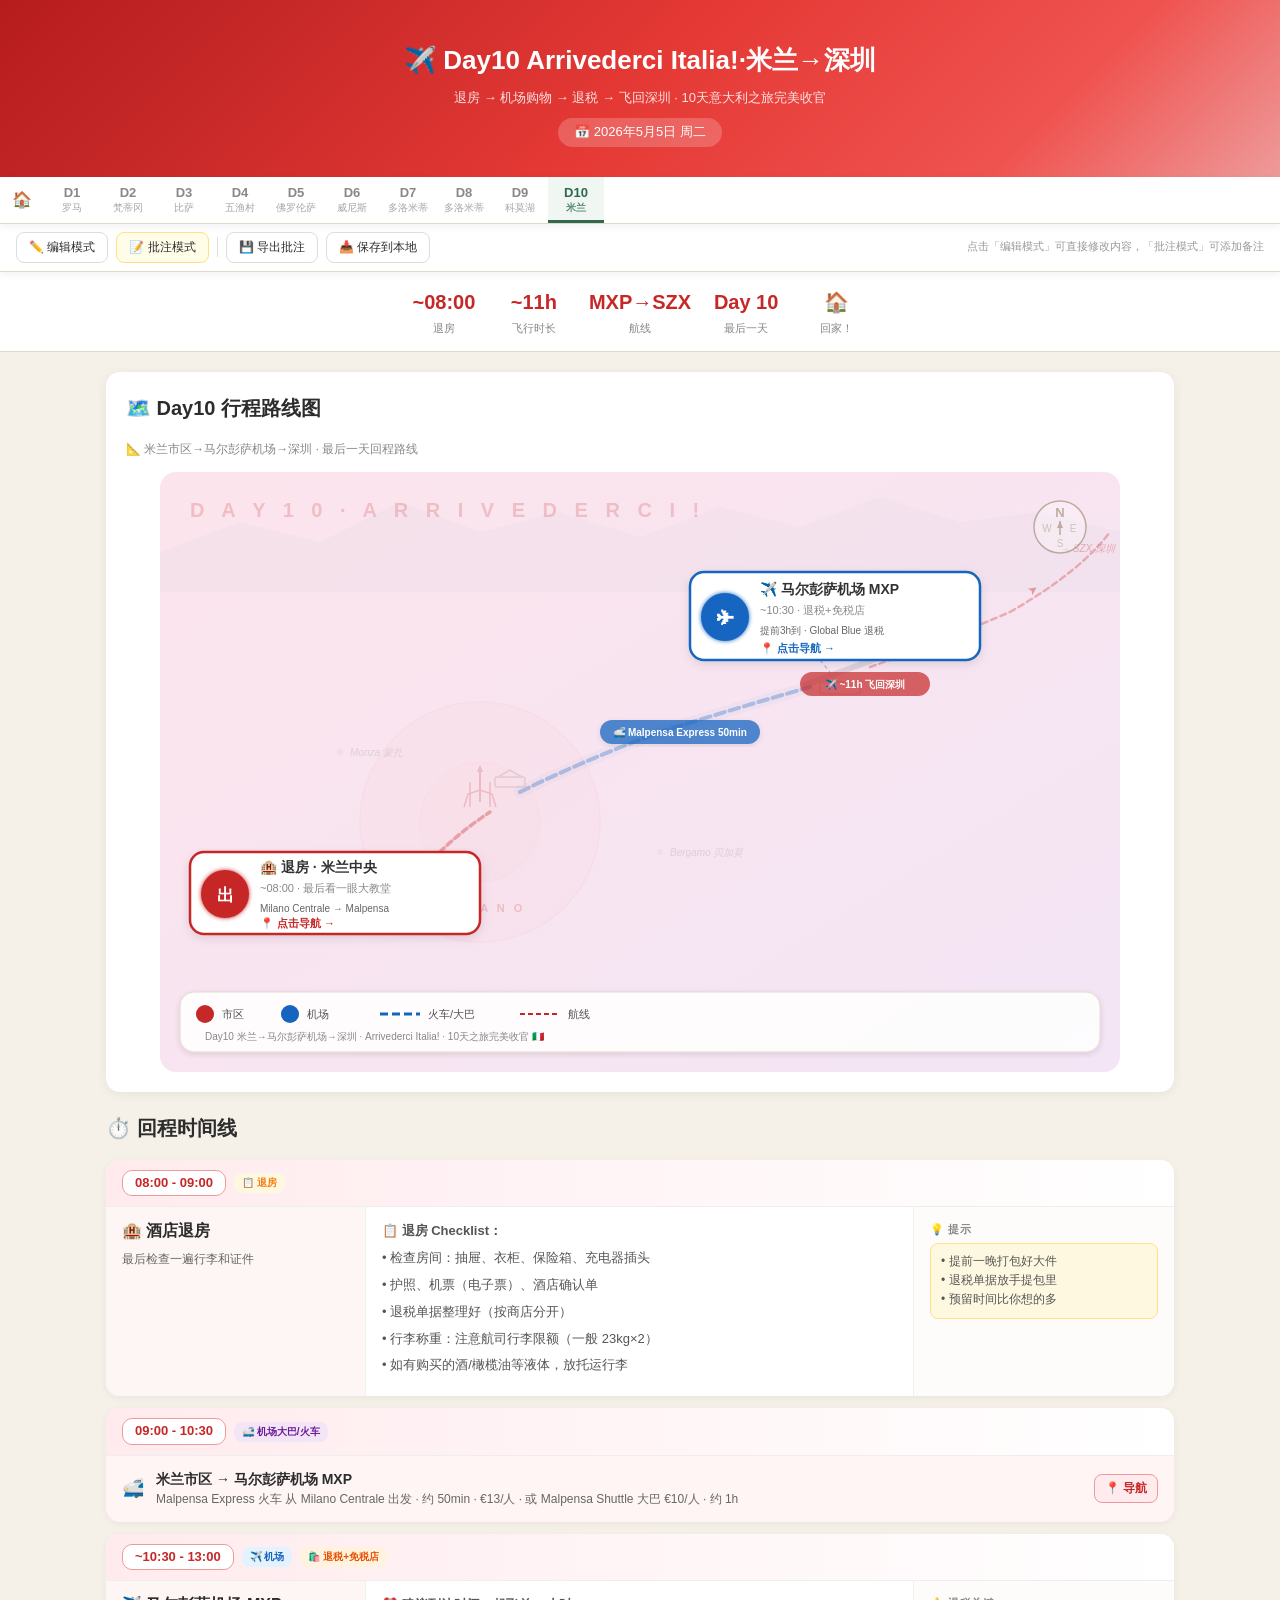
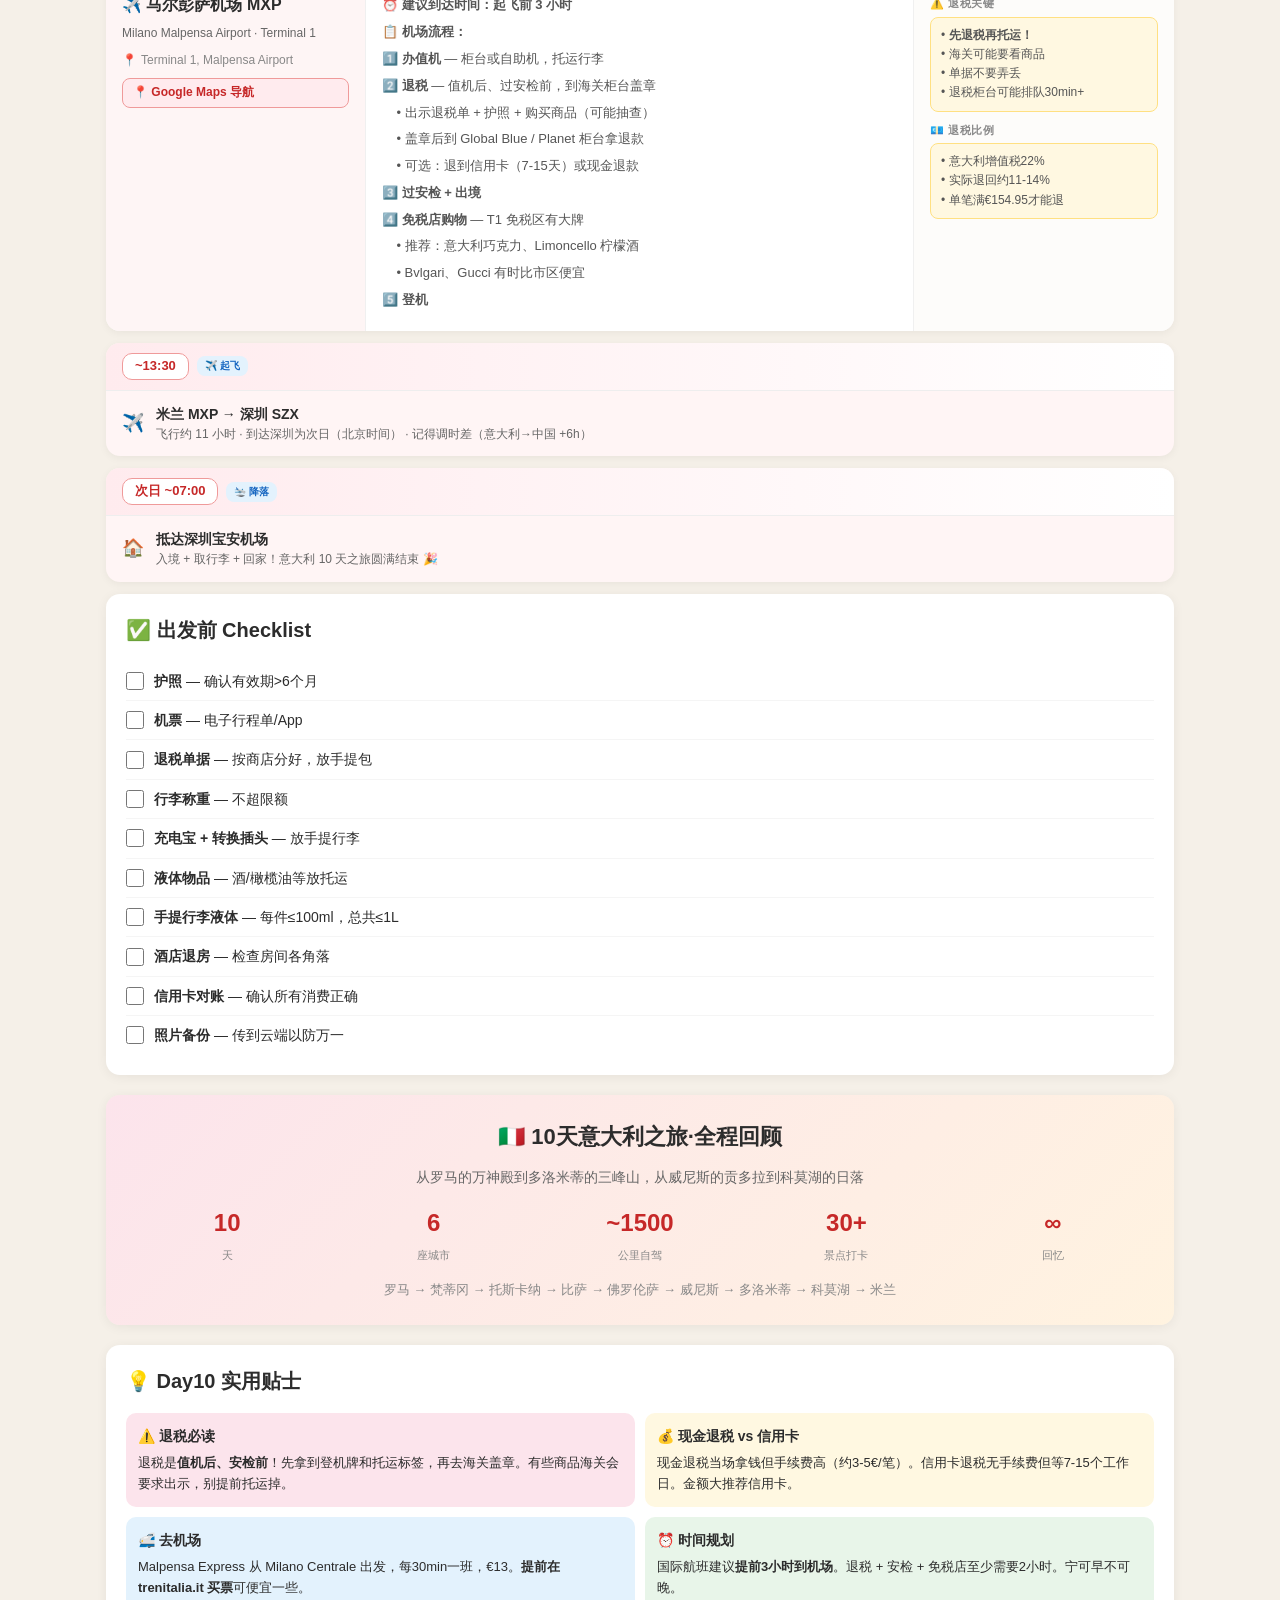
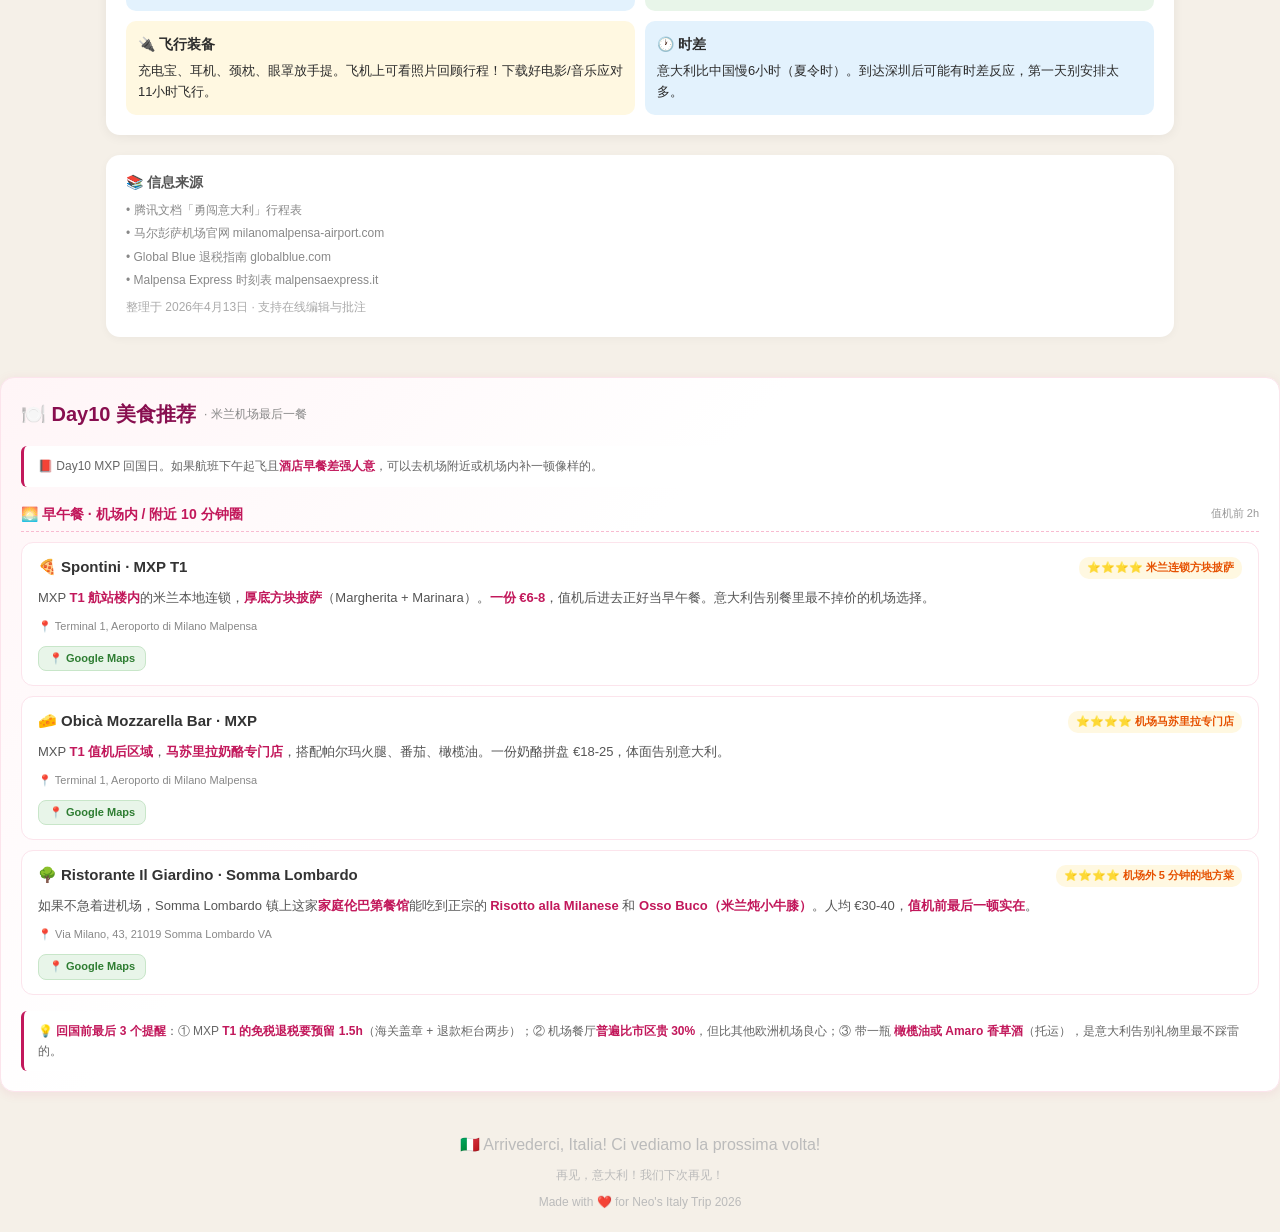
<file: day10.html>
<!DOCTYPE html>
<html lang="zh-CN">
<head>
<meta charset="UTF-8">
<meta name="viewport" content="width=device-width, initial-scale=1.0, maximum-scale=5.0">
<link rel="stylesheet" href="mobile-fix.css">
<title>Day10 行程详细规划 | 米兰→深圳·回程日</title>
<style>
  :root{--green:#2d6a4f;--green-light:#e8f5e9;--orange:#ff9800;--red:#ef5350;--blue:#42a5f5;--purple:#7e57c2;--bg:#f5f0e8;--card:#fff;--text:#2c2c2c;--text-secondary:#666;--border:#e0d8c8;--note-bg:#fffde7;--note-border:#ffe082;--theme:#b71c1c;--theme-light:#ffebee;}
  *{margin:0;padding:0;box-sizing:border-box;}
  body{font-family:-apple-system,BlinkMacSystemFont,'Segoe UI',Roboto,'Helvetica Neue',sans-serif;background:var(--bg);color:var(--text);line-height:1.6;-webkit-text-size-adjust:100%;}
  .hero{background:linear-gradient(135deg,#b71c1c 0%,#c62828 20%,#e53935 50%,#ef5350 80%,#ef9a9a 100%);color:white;padding:40px 20px 30px;text-align:center;}
  .hero h1{font-size:26px;margin-bottom:6px;}.hero .subtitle{font-size:13px;opacity:0.85;}.hero .date-badge{display:inline-block;background:rgba(255,255,255,0.2);padding:4px 16px;border-radius:20px;font-size:13px;margin-top:10px;}
  .toolbar{position:sticky;top:0;z-index:100;background:white;border-bottom:1px solid var(--border);padding:8px 16px;display:flex;align-items:center;gap:8px;flex-wrap:wrap;box-shadow:0 2px 8px rgba(0,0,0,0.06);}
  .toolbar-btn{display:inline-flex;align-items:center;gap:4px;padding:6px 12px;border-radius:8px;border:1px solid #ddd;background:white;font-size:12px;cursor:pointer;transition:all .2s;white-space:nowrap;color:var(--text);}
  .toolbar-btn:hover{background:#f0f0f0;}.toolbar-btn.active{background:#c62828;color:white;border-color:#c62828;}
  .toolbar-btn.btn-note{border-color:var(--note-border);background:var(--note-bg);}.toolbar-btn.btn-note:hover{background:#fff8e1;}
  .toolbar-sep{width:1px;height:20px;background:#ddd;}.toolbar-hint{font-size:11px;color:#999;margin-left:auto;}
  .stats-bar{display:flex;justify-content:center;gap:20px;padding:14px 16px;background:white;border-bottom:1px solid var(--border);flex-wrap:wrap;}
  .stat-item{text-align:center;min-width:70px;}.stat-item .num{font-size:20px;font-weight:700;color:#c62828;}.stat-item .label{font-size:11px;color:#888;margin-top:2px;}
  .container{max-width:1100px;margin:0 auto;padding:20px 16px;}
  .section-title{font-size:20px;font-weight:700;margin-bottom:16px;display:flex;align-items:center;gap:8px;}
  .tl-item{display:grid;grid-template-columns:260px 1fr 260px;gap:0;margin-bottom:12px;border-radius:14px;overflow:hidden;box-shadow:0 2px 8px rgba(0,0,0,0.05);background:var(--card);}
  .tl-item.item-drive{grid-template-columns:1fr;background:#fff5f5;}
  .tl-time-bar{grid-column:1/-1;display:flex;align-items:center;gap:8px;padding:10px 16px;background:linear-gradient(90deg,#ffebee 0%,white 100%);border-bottom:1px solid #eee;}
  .tl-time-tag{font-size:13px;font-weight:700;color:#c62828;background:white;padding:2px 12px;border-radius:10px;border:1px solid #ef9a9a;white-space:nowrap;}
  .tl-type-badge{font-size:10px;padding:2px 8px;border-radius:8px;font-weight:600;}
  .badge-food{background:#fce4ec;color:#c62828;}.badge-flight{background:#e3f2fd;color:#1565c0;}.badge-shop{background:#fff3e0;color:#e65100;}.badge-must{background:var(--red);color:white;}.badge-walk{background:#e0f2f1;color:#00695c;}.badge-transit{background:#f3e5f5;color:#6a1b9a;}.badge-checklist{background:#fff8e1;color:#f57f17;}
  .tl-left{padding:14px 16px;border-right:1px solid #f0f0f0;display:flex;flex-direction:column;gap:8px;background:#fef5f5;}
  .tl-spot-name{font-size:16px;font-weight:700;color:var(--text);line-height:1.3;}.tl-spot-subname{font-size:12px;color:var(--text-secondary);}
  .tl-spot-addr{font-size:12px;color:#888;display:flex;align-items:flex-start;gap:4px;}.tl-spot-addr .addr-icon{flex-shrink:0;}
  .gmap-link{display:inline-flex;align-items:center;gap:4px;background:#ffebee;color:#c62828;padding:4px 10px;border-radius:8px;font-size:12px;font-weight:600;text-decoration:none;border:1px solid #ef9a9a;transition:all .2s;}.gmap-link:hover{background:#c62828;color:white;}
  .tl-mid{padding:14px 16px;border-right:1px solid #f0f0f0;}.tl-mid p{font-size:13px;color:#555;margin-bottom:6px;}.tl-mid p:last-child{margin-bottom:0;}
  .tl-right{padding:14px 16px;background:#fdfcfa;}.tl-right-section{margin-bottom:10px;}.tl-right-section:last-child{margin-bottom:0;}
  .tl-right-label{font-size:11px;font-weight:700;color:#888;text-transform:uppercase;margin-bottom:4px;letter-spacing:.5px;}
  .tip-mini{background:#fff8e1;border:1px solid #ffe082;border-radius:8px;padding:8px 10px;font-size:12px;color:#555;}
  .drive-card{padding:12px 16px;display:flex;align-items:center;gap:12px;flex-wrap:wrap;}.drive-card .drive-icon{font-size:18px;}.drive-card .drive-title{font-weight:600;font-size:14px;}.drive-card .drive-detail{font-size:12px;color:var(--text-secondary);}
  [contenteditable="true"]{outline:none;border-radius:4px;transition:background .2s;}.edit-mode [contenteditable="true"]:hover{background:rgba(198,40,40,0.06);}.edit-mode [contenteditable="true"]:focus{background:rgba(198,40,40,0.1);box-shadow:inset 0 0 0 1px rgba(198,40,40,0.3);}
  .user-note{background:var(--note-bg);border:1px solid var(--note-border);border-radius:8px;padding:8px 10px;margin-top:6px;font-size:12px;position:relative;}.user-note::before{content:'📝 我的批注';display:block;font-size:10px;font-weight:700;color:#f57f17;margin-bottom:4px;}.user-note .note-delete{position:absolute;top:6px;right:8px;cursor:pointer;font-size:12px;color:#ccc;}.user-note .note-delete:hover{color:var(--red);}
  .add-note-btn{display:none;margin-top:6px;padding:4px 10px;border-radius:6px;border:1px dashed var(--note-border);background:transparent;color:#f57f17;font-size:11px;cursor:pointer;transition:all .2s;}.add-note-btn:hover{background:var(--note-bg);}.annotate-mode .add-note-btn{display:inline-block;}
  .tips-section{background:var(--card);border-radius:14px;padding:20px;margin-bottom:20px;box-shadow:0 2px 12px rgba(0,0,0,0.06);}
  .tip-grid{display:grid;grid-template-columns:1fr 1fr;gap:10px;}.tip-card{border-radius:10px;padding:12px;font-size:13px;}.tip-card h4{font-size:14px;margin-bottom:6px;}.tip-card.tip-danger{background:#fce4ec;}.tip-card.tip-warn{background:#fff8e1;}.tip-card.tip-info{background:#e3f2fd;}.tip-card.tip-ok{background:var(--green-light);}
  .checklist{background:var(--card);border-radius:14px;padding:20px;margin-bottom:20px;box-shadow:0 2px 12px rgba(0,0,0,0.06);}
  .checklist-item{display:flex;align-items:center;gap:10px;padding:8px 0;border-bottom:1px solid #f5f5f5;font-size:14px;}.checklist-item:last-child{border-bottom:none;}
  .checklist-item input[type="checkbox"]{width:18px;height:18px;accent-color:#c62828;cursor:pointer;}
  .checklist-item label{cursor:pointer;flex:1;}
  .checklist-item .cl-note{font-size:11px;color:#999;}
  .trip-summary{background:linear-gradient(135deg,#fce4ec,#fff3e0);border-radius:14px;padding:24px;margin-bottom:20px;box-shadow:0 2px 12px rgba(0,0,0,0.06);text-align:center;}
  .trip-summary h2{font-size:22px;margin-bottom:12px;}.trip-summary .summary-grid{display:grid;grid-template-columns:repeat(5,1fr);gap:12px;margin-top:16px;}.trip-summary .sg-item{text-align:center;}.trip-summary .sg-num{font-size:24px;font-weight:800;color:#c62828;}.trip-summary .sg-label{font-size:11px;color:#888;margin-top:4px;}
  .sources{background:var(--card);border-radius:14px;padding:16px 20px;margin-bottom:20px;box-shadow:0 2px 8px rgba(0,0,0,0.04);font-size:12px;color:#888;}.sources h3{font-size:14px;color:#555;margin-bottom:8px;}.sources p{margin-bottom:4px;}
  .footer{text-align:center;padding:20px;color:#bbb;font-size:12px;}
  @media(max-width:768px){.tl-item{grid-template-columns:1fr!important;}.tl-left,.tl-mid,.tl-right{border-right:none!important;border-bottom:1px solid #f0f0f0;}.tl-right{border-bottom:none;}.tip-grid{grid-template-columns:1fr;}.hero h1{font-size:22px;}.stats-bar{gap:12px;}.toolbar-hint{display:none;}.container{padding:12px 10px;}.drive-card{flex-direction:column;align-items:flex-start;}.trip-summary .summary-grid{grid-template-columns:repeat(3,1fr);}}
  @media print{.toolbar{display:none;}.add-note-btn{display:none;}body{background:white;}}

  /* Day Tab 切换栏 */
  .day-tabs {
    display: flex;
    align-items: center;
    gap: 0;
    background: #fff;
    border-bottom: 1px solid #e0d8c8;
    overflow-x: auto;
    -webkit-overflow-scrolling: touch;
    scrollbar-width: none;
    position: sticky;
    top: 0;
    z-index: 200;
    box-shadow: 0 2px 8px rgba(0,0,0,0.06);
  }
  .day-tabs::-webkit-scrollbar { display: none; }
  .day-tab {
    display: flex;
    flex-direction: column;
    align-items: center;
    justify-content: center;
    min-width: 56px;
    padding: 8px 6px 6px;
    text-decoration: none;
    color: #888;
    font-size: 12px;
    font-weight: 500;
    border-bottom: 3px solid transparent;
    transition: all 0.2s;
    flex-shrink: 0;
    line-height: 1.2;
  }
  .day-tab:hover { color: #333; background: #f9f7f2; }
  .day-tab.active {
    color: #2d6a4f;
    font-weight: 700;
    border-bottom-color: #2d6a4f;
    background: #f0f7f2;
  }
  .day-tab .tab-day { font-size: 13px; font-weight: 700; }
  .day-tab .tab-city { font-size: 10px; margin-top: 1px; opacity: 0.75; }
  .day-tab-home {
    min-width: 44px;
    padding: 8px 10px 6px;
    font-size: 16px;
  }



  /* ===== 🍽️ 美食推荐模块（全局） ===== */
  .food-section {
    background: linear-gradient(135deg, #fff5f7 0%, #fff 40%);
    border-radius: 14px;
    padding: 20px;
    margin-bottom: 20px;
    box-shadow: 0 2px 12px rgba(194,24,91,0.08);
    border: 1px solid #fce4ec;
  }
  .food-section .section-title { color: #880e4f; }
  .food-intro {
    background: #fff;
    border-left: 3px solid #c2185b;
    padding: 10px 14px;
    border-radius: 6px;
    font-size: 12px;
    color: #666;
    margin-bottom: 16px;
    line-height: 1.7;
  }
  .food-intro strong { color: #c2185b; }
  .food-slot-title {
    font-size: 14px;
    font-weight: 700;
    color: #c2185b;
    margin: 14px 0 10px;
    display: flex;
    align-items: center;
    gap: 6px;
    padding-bottom: 6px;
    border-bottom: 1px dashed #f8bbd0;
  }
  .food-slot-title .slot-time {
    font-size: 11px;
    font-weight: 500;
    color: #999;
    margin-left: auto;
  }
  .food-card {
    background: #fff;
    border: 1px solid #fce4ec;
    border-radius: 12px;
    padding: 14px 16px;
    margin-bottom: 10px;
    transition: all 0.2s;
  }
  .food-card:hover { border-color: #c2185b; box-shadow: 0 4px 12px rgba(194,24,91,0.1); }
  .food-card-header {
    display: flex;
    align-items: flex-start;
    justify-content: space-between;
    gap: 10px;
    margin-bottom: 8px;
    flex-wrap: wrap;
  }
  .food-card-name {
    font-size: 15px;
    font-weight: 700;
    color: #333;
    line-height: 1.3;
  }
  .food-card-name .food-icon { color: #c2185b; margin-right: 4px; }
  .food-card-rating {
    font-size: 11px;
    background: #fff8e1;
    color: #e65100;
    padding: 2px 8px;
    border-radius: 10px;
    white-space: nowrap;
    font-weight: 600;
  }
  .food-card-desc {
    font-size: 13px;
    color: #555;
    line-height: 1.65;
    margin-bottom: 10px;
  }
  .food-card-desc strong { color: #c2185b; }
  .food-card-addr {
    font-size: 11px;
    color: #888;
    margin-bottom: 8px;
    display: flex;
    align-items: flex-start;
    gap: 4px;
  }
  .food-gmap-link {
    display: inline-flex;
    align-items: center;
    gap: 3px;
    background: #e8f5e9;
    color: #2e7d32;
    padding: 3px 10px;
    border-radius: 8px;
    font-size: 11px;
    font-weight: 600;
    text-decoration: none;
    border: 1px solid #c8e6c9;
    margin-right: 6px;
    transition: all 0.2s;
  }
  .food-gmap-link:hover { background: #2e7d32; color: white; }
  .food-xhs-block {
    margin-top: 8px;
    padding-top: 8px;
    border-top: 1px dashed #f0f0f0;
  }
  .food-xhs-title {
    font-size: 10px;
    color: #999;
    font-weight: 700;
    margin-bottom: 6px;
    letter-spacing: 0.3px;
  }
  .food-xhs-item {
    display: flex;
    align-items: center;
    gap: 6px;
    padding: 4px 0;
    font-size: 12px;
  }
  .food-xhs-item a {
    color: #fe2c55;
    text-decoration: none;
    font-weight: 500;
    flex: 1;
    overflow: hidden;
    text-overflow: ellipsis;
    white-space: nowrap;
  }
  .food-xhs-item a:hover { text-decoration: underline; }
  .food-xhs-item .xhs-meta {
    font-size: 10px;
    color: #999;
    white-space: nowrap;
  }
  @media (max-width: 640px) {
    .food-card-header { flex-direction: column; align-items: flex-start; gap: 4px; }
    .food-card-name { font-size: 14px; }
  }

</style>
</head>
<body>

<div class="hero">
  <h1>✈️ Day10 Arrivederci Italia!·米兰→深圳</h1>
  <div class="subtitle">退房 → 机场购物 → 退税 → 飞回深圳 · 10天意大利之旅完美收官</div>
  <div class="date-badge">📅 2026年5月5日 周二</div>
</div>

<div class="day-tabs" id="dayTabs">
  <a class="day-tab day-tab-home" href="index.html" title="首页">🏠</a>
  <a class="day-tab" href="day1.html"><span class="tab-day">D1</span><span class="tab-city">罗马</span></a>
  <a class="day-tab" href="day2.html"><span class="tab-day">D2</span><span class="tab-city">梵蒂冈</span></a>
  <a class="day-tab" href="day3.html"><span class="tab-day">D3</span><span class="tab-city">比萨</span></a>
  <a class="day-tab" href="day4.html"><span class="tab-day">D4</span><span class="tab-city">五渔村</span></a>
  <a class="day-tab" href="day5.html"><span class="tab-day">D5</span><span class="tab-city">佛罗伦萨</span></a>
  <a class="day-tab" href="day6.html"><span class="tab-day">D6</span><span class="tab-city">威尼斯</span></a>
  <a class="day-tab" href="day7.html"><span class="tab-day">D7</span><span class="tab-city">多洛米蒂</span></a>
  <a class="day-tab" href="day8.html"><span class="tab-day">D8</span><span class="tab-city">多洛米蒂</span></a>
  <a class="day-tab" href="day9.html"><span class="tab-day">D9</span><span class="tab-city">科莫湖</span></a>
  <a class="day-tab active" href="day10.html"><span class="tab-day">D10</span><span class="tab-city">米兰</span></a>
</div>
<div class="toolbar" id="toolbar">
  <button class="toolbar-btn" id="btn-edit" onclick="toggleEdit()">✏️ 编辑模式</button>
  <button class="toolbar-btn btn-note" id="btn-annotate" onclick="toggleAnnotate()">📝 批注模式</button>
  <div class="toolbar-sep"></div>
  <button class="toolbar-btn" onclick="exportNotes()">💾 导出批注</button>
  <button class="toolbar-btn" onclick="saveLocal()">📥 保存到本地</button>
  <span class="toolbar-hint" id="toolbar-hint">点击「编辑模式」可直接修改内容，「批注模式」可添加备注</span>
</div>

<div class="stats-bar">
  <div class="stat-item"><div class="num">~08:00</div><div class="label">退房</div></div>
  <div class="stat-item"><div class="num">~11h</div><div class="label">飞行时长</div></div>
  <div class="stat-item"><div class="num">MXP→SZX</div><div class="label">航线</div></div>
  <div class="stat-item"><div class="num">Day 10</div><div class="label">最后一天</div></div>
  <div class="stat-item"><div class="num">🏠</div><div class="label">回家！</div></div>
</div>

<div class="container">

<!-- ===== Geographic Illustrated Route Map ===== -->
<div class="map-section" style="background:var(--card);border-radius:14px;padding:20px;margin-bottom:20px;box-shadow:0 2px 12px rgba(0,0,0,0.06);">
  <h2 class="section-title">🗺️ Day10 行程路线图</h2>
  <p style="font-size:12px;color:#888;margin-bottom:12px;">📐 米兰市区→马尔彭萨机场→深圳 · 最后一天回程路线</p>
  <div style="width:100%;overflow-x:auto;-webkit-overflow-scrolling:touch;">
  <svg viewBox="0 0 960 600" xmlns="http://www.w3.org/2000/svg" style="width:100%;max-width:960px;margin:0 auto;display:block;font-family:-apple-system,BlinkMacSystemFont,'Segoe UI',sans-serif;">
    <defs>
      <linearGradient id="mapBg10" x1="0%" y1="0%" x2="100%" y2="100%"><stop offset="0%" style="stop-color:#fce4ec;stop-opacity:1"/><stop offset="100%" style="stop-color:#f3e5f5;stop-opacity:1"/></linearGradient>
      <filter id="shadow10"><feDropShadow dx="0" dy="2" stdDeviation="3" flood-color="rgba(0,0,0,0.12)"/></filter>
      <filter id="cardShadow10" x="-5%" y="-5%" width="110%" height="120%"><feDropShadow dx="0" dy="3" stdDeviation="5" flood-color="rgba(0,0,0,0.1)"/></filter>
      <filter id="glow10" x="-30%" y="-30%" width="160%" height="160%"><feGaussianBlur stdDeviation="2" result="blur"/><feMerge><feMergeNode in="blur"/><feMergeNode in="SourceGraphic"/></feMerge></filter>
    </defs>

    <!-- ===== BACKGROUND ===== -->
    <rect width="960" height="600" rx="16" fill="url(#mapBg10)"/>
    <text x="30" y="45" font-size="20" fill="#c62828" letter-spacing="6" font-weight="700" opacity="0.2">D A Y  1 0  ·  A R R I V E D E R C I !</text>

    <!-- ===== ALPINE FOOTHILLS (north edge) ===== -->
    <path d="M0,80 L80,50 L160,70 L240,30 L320,60 L400,40 L480,65 L560,35 L640,55 L720,25 L800,50 L880,40 L960,60 L960,120 L0,120Z" fill="#b0bec5" opacity="0.08"/>

    <!-- ===== MILAN URBAN AREA ===== -->
    <circle cx="320" cy="350" r="120" fill="#ffcdd2" opacity="0.1" stroke="#ef9a9a" stroke-width="1.5" opacity="0.15"/>
    <circle cx="320" cy="350" r="60" fill="#ffcdd2" opacity="0.08" stroke="#ef9a9a" stroke-width="1" opacity="0.1"/>
    <text x="320" y="440" text-anchor="middle" font-size="11" fill="#c62828" opacity="0.2" font-weight="600" letter-spacing="3">M I L A N O</text>

    <!-- ===== HAND-DRAWN LANDMARKS ===== -->

    <!-- ★ Milan Duomo -->
    <g transform="translate(320,330)" opacity="0.2">
      <line x1="0" y1="0" x2="0" y2="-35" stroke="#c62828" stroke-width="2"/>
      <polygon points="0,-37 -3,-30 3,-30" fill="#c62828"/>
      <line x1="-10" y1="5" x2="-10" y2="-20" stroke="#c62828" stroke-width="1.5"/>
      <line x1="10" y1="5" x2="10" y2="-20" stroke="#c62828" stroke-width="1.5"/>
      <path d="M-16,5 L-12,-8 L0,-12 L12,-8 L16,5" fill="none" stroke="#c62828" stroke-width="1.5"/>
    </g>

    <!-- ★ Milano Centrale station -->
    <g transform="translate(350,310)" opacity="0.15">
      <rect x="-15" y="-5" width="30" height="10" rx="2" fill="none" stroke="#6d4c41" stroke-width="1.5"/>
      <path d="M-12,-5 L0,-12 L12,-5" fill="none" stroke="#6d4c41" stroke-width="1.5"/>
    </g>

    <!-- ===== MALPENSA AIRPORT ===== -->
    <g transform="translate(680,200)" opacity="0.18">
      <!-- Runway -->
      <rect x="-40" y="-3" width="80" height="6" rx="2" fill="#607d8b" transform="rotate(-20)"/>
      <!-- Terminal -->
      <rect x="-20" y="10" width="40" height="12" rx="3" fill="none" stroke="#455a64" stroke-width="1.5"/>
      <!-- Airplane silhouette -->
      <g transform="translate(30,-15) rotate(-20)">
        <path d="M0,0 L-8,3 L-4,0 L-8,-3 Z" fill="#455a64"/>
        <line x1="0" y1="0" x2="10" y2="0" stroke="#455a64" stroke-width="1.5"/>
        <path d="M6,-4 L10,0 L6,4" fill="none" stroke="#455a64" stroke-width="1"/>
      </g>
    </g>

    <!-- ===== FLIGHT PATH (curving east to Asia) ===== -->
    <path d="M710,195 Q780,170 850,140 Q920,100 950,60" stroke="#c62828" stroke-width="2.5" fill="none" stroke-dasharray="6,4" opacity="0.3" stroke-linecap="round"/>
    <!-- Airplane icon on flight path -->
    <g transform="translate(870,120) rotate(-35)" opacity="0.4">
      <path d="M0,-4 L8,0 L0,4 L2,0 Z" fill="#c62828"/>
    </g>
    <text x="900" y="80" font-size="10" fill="#c62828" opacity="0.3" font-style="italic">→ SZX 深圳</text>

    <!-- ===== ROUTE: Hotel → Station → Airport ===== -->
    <!-- Hotel to Milano Centrale -->
    <path d="M280,380 Q300,360 330,340" stroke="#c62828" stroke-width="3.5" fill="none" stroke-dasharray="6,4" opacity="0.35" stroke-linecap="round"/>
    <!-- Milano Centrale to Malpensa (train/bus NW) -->
    <path d="M360,320 Q420,290 500,260 Q580,235 650,215" stroke="#1565c0" stroke-width="4" fill="none" stroke-dasharray="10,5" opacity="0.3" stroke-linecap="round"/>
    <path d="M360,320 Q420,290 500,260 Q580,235 650,215" stroke="#1565c0" stroke-width="12" fill="none" opacity="0.03" stroke-linecap="round"/>

    <!-- ===== REFERENCE PLACES ===== -->
    <g font-size="10" fill="#aaa" opacity="0.35" font-style="italic">
      <circle cx="180" cy="280" r="3" fill="#ccc" opacity="0.5"/><text x="190" y="284">Monza 蒙扎</text>
      <circle cx="500" cy="380" r="3" fill="#ccc" opacity="0.5"/><text x="510" y="384">Bergamo 贝加莫</text>
      <circle cx="150" cy="420" r="3" fill="#ccc" opacity="0.5"/><text x="160" y="424">Pavia 帕维亚</text>
    </g>

    <!-- ===== TRANSPORT PILLS ===== -->
    <g font-size="11" font-weight="600">
      <rect x="440" y="248" width="160" height="24" rx="12" fill="#1565c0" opacity="0.75" filter="url(#shadow10)"/>
      <text x="520" y="264" fill="white" text-anchor="middle" font-size="10">🚅 Malpensa Express 50min</text>

      <rect x="640" y="200" width="130" height="24" rx="12" fill="#c62828" opacity="0.7"/>
      <text x="705" y="216" fill="white" text-anchor="middle" font-size="10">✈️ ~11h 飞回深圳</text>
    </g>

    <!-- ===== COMPASS ===== -->
    <g transform="translate(900,55)" opacity="0.5">
      <circle cx="0" cy="0" r="26" fill="rgba(255,255,255,0.6)" stroke="#8b7355" stroke-width="1.5"/>
      <text x="0" y="-10" text-anchor="middle" font-size="13" font-weight="800" fill="#8b7355">N</text>
      <text x="0" y="20" text-anchor="middle" font-size="10" fill="#b0a080">S</text>
      <text x="13" y="5" text-anchor="middle" font-size="10" fill="#b0a080">E</text>
      <text x="-13" y="5" text-anchor="middle" font-size="10" fill="#b0a080">W</text>
      <line x1="0" y1="-6" x2="0" y2="8" stroke="#8b7355" stroke-width="1.5"/>
      <polygon points="0,-6 -3,1 3,1" fill="#8b7355"/>
    </g>

    <!-- ===== STOP CARDS ===== -->

    <!-- ① 酒店退房 + 米兰大教堂 -->
    <a href="https://www.google.com/maps/search/?api=1&query=Milano+Duomo" target="_blank">
      <g filter="url(#cardShadow10)" cursor="pointer">
        <rect x="30" y="380" width="290" height="82" rx="14" fill="white" stroke="#c62828" stroke-width="2.5"/>
        <circle cx="65" cy="422" r="24" fill="#c62828" filter="url(#glow10)"/>
        <text x="65" y="429" text-anchor="middle" fill="white" font-size="17" font-weight="800">出</text>
        <text x="100" y="400" font-size="14" font-weight="700" fill="#333">🏨 退房 · 米兰中央</text>
        <text x="100" y="420" font-size="11" fill="#888">~08:00 · 最后看一眼大教堂</text>
        <text x="100" y="440" font-size="10" fill="#666">Milano Centrale → Malpensa</text>
        <text x="100" y="455" font-size="11" fill="#c62828" font-weight="600">📍 点击导航 →</text>
      </g>
    </a>

    <!-- ② 马尔彭萨机场 -->
    <a href="https://www.google.com/maps/search/?api=1&query=Milano+Malpensa+Airport" target="_blank">
      <g filter="url(#cardShadow10)" cursor="pointer">
        <rect x="530" y="100" width="290" height="88" rx="14" fill="white" stroke="#1565c0" stroke-width="2.5"/>
        <circle cx="565" cy="145" r="24" fill="#1565c0" filter="url(#glow10)"/>
        <text x="565" y="152" text-anchor="middle" fill="white" font-size="17" font-weight="800">✈</text>
        <text x="600" y="122" font-size="14" font-weight="700" fill="#333">✈️ 马尔彭萨机场 MXP</text>
        <text x="600" y="142" font-size="11" fill="#888">~10:30 · 退税+免税店</text>
        <text x="600" y="162" font-size="10" fill="#666">提前3h到 · Global Blue 退税</text>
        <text x="600" y="180" font-size="11" fill="#1565c0" font-weight="600">📍 点击导航 →</text>
      </g>
    </a>
    <line x1="660" y1="188" x2="670" y2="200" stroke="#1565c0" stroke-width="1.5" opacity="0.3" stroke-dasharray="4,3"/>

    <!-- ===== LEGEND ===== -->
    <g transform="translate(20,520)">
      <rect width="920" height="60" rx="14" fill="white" opacity="0.9" stroke="#e0d8c8" stroke-width="1" filter="url(#shadow10)"/>
      <circle cx="25" cy="22" r="9" fill="#c62828"/><text x="42" y="26" font-size="11" fill="#555">市区</text>
      <circle cx="110" cy="22" r="9" fill="#1565c0"/><text x="127" y="26" font-size="11" fill="#555">机场</text>
      <line x1="200" y1="22" x2="240" y2="22" stroke="#1565c0" stroke-width="3" stroke-dasharray="8,4"/><text x="248" y="26" font-size="11" fill="#555">火车/大巴</text>
      <line x1="340" y1="22" x2="380" y2="22" stroke="#c62828" stroke-width="2" stroke-dasharray="5,3"/><text x="388" y="26" font-size="11" fill="#555">航线</text>
      <text x="25" y="48" font-size="10" fill="#888">Day10 米兰→马尔彭萨机场→深圳 · Arrivederci Italia! · 10天之旅完美收官 🇮🇹</text>
    </g>
  </svg>
  </div>
</div>

<h2 class="section-title">⏱️ 回程时间线</h2>

<!-- Morning -->
<div class="tl-item" data-spot="checkout">
  <div class="tl-time-bar"><span class="tl-time-tag">08:00 - 09:00</span><span class="tl-type-badge badge-checklist">📋 退房</span></div>
  <div class="tl-left">
    <div class="tl-spot-name" contenteditable="false">🏨 酒店退房</div>
    <div class="tl-spot-subname" contenteditable="false">最后检查一遍行李和证件</div>
    <button class="add-note-btn" onclick="addNote(this)">+ 添加批注</button>
  </div>
  <div class="tl-mid">
    <p contenteditable="false"><strong>📋 退房 Checklist：</strong></p>
    <p contenteditable="false">• 检查房间：抽屉、衣柜、保险箱、充电器插头</p>
    <p contenteditable="false">• 护照、机票（电子票）、酒店确认单</p>
    <p contenteditable="false">• 退税单据整理好（按商店分开）</p>
    <p contenteditable="false">• 行李称重：注意航司行李限额（一般 23kg×2）</p>
    <p contenteditable="false">• 如有购买的酒/橄榄油等液体，放托运行李</p>
    <button class="add-note-btn" onclick="addNote(this)">+ 添加批注</button>
  </div>
  <div class="tl-right">
    <div class="tl-right-section"><div class="tl-right-label">💡 提示</div><div class="tip-mini" contenteditable="false"><p>• 提前一晚打包好大件</p><p>• 退税单据放手提包里</p><p>• 预留时间比你想的多</p></div></div>
    <button class="add-note-btn" onclick="addNote(this)">+ 添加批注</button>
  </div>
</div>

<!-- Transit to airport -->
<div class="tl-item item-drive">
  <div class="tl-time-bar"><span class="tl-time-tag">09:00 - 10:30</span><span class="tl-type-badge badge-transit">🚅 机场大巴/火车</span></div>
  <div class="drive-card">
    <span class="drive-icon">🚅</span>
    <div><div class="drive-title" contenteditable="false">米兰市区 → 马尔彭萨机场 MXP</div><div class="drive-detail" contenteditable="false">Malpensa Express 火车 从 Milano Centrale 出发 · 约 50min · €13/人 · 或 Malpensa Shuttle 大巴 €10/人 · 约 1h</div></div>
    <a class="gmap-link" href="https://www.google.com/maps/dir/Milano+Centrale/Malpensa+Airport" target="_blank" style="margin-left:auto;">📍 导航</a>
  </div>
</div>

<!-- Airport -->
<div class="tl-item" data-spot="airport">
  <div class="tl-time-bar"><span class="tl-time-tag">~10:30 - 13:00</span><span class="tl-type-badge badge-flight">✈️ 机场</span><span class="tl-type-badge badge-shop">🛍️ 退税+免税店</span></div>
  <div class="tl-left">
    <div class="tl-spot-name" contenteditable="false">✈️ 马尔彭萨机场 MXP</div>
    <div class="tl-spot-subname" contenteditable="false">Milano Malpensa Airport · Terminal 1</div>
    <div class="tl-spot-addr"><span class="addr-icon">📍</span><span contenteditable="false">Terminal 1, Malpensa Airport</span></div>
    <a class="gmap-link" href="https://www.google.com/maps/search/?api=1&query=Milano+Malpensa+Airport" target="_blank">📍 Google Maps 导航</a>
    <button class="add-note-btn" onclick="addNote(this)">+ 添加批注</button>
  </div>
  <div class="tl-mid">
    <p contenteditable="false"><strong>⏰ 建议到达时间：起飞前 3 小时</strong></p>
    <p contenteditable="false"><strong>📋 机场流程：</strong></p>
    <p contenteditable="false">1️⃣ <strong>办值机</strong> — 柜台或自助机，托运行李</p>
    <p contenteditable="false">2️⃣ <strong>退税</strong> — 值机后、过安检前，到海关柜台盖章</p>
    <p contenteditable="false">&nbsp;&nbsp;&nbsp;&nbsp;• 出示退税单 + 护照 + 购买商品（可能抽查）</p>
    <p contenteditable="false">&nbsp;&nbsp;&nbsp;&nbsp;• 盖章后到 Global Blue / Planet 柜台拿退款</p>
    <p contenteditable="false">&nbsp;&nbsp;&nbsp;&nbsp;• 可选：退到信用卡（7-15天）或现金退款</p>
    <p contenteditable="false">3️⃣ <strong>过安检 + 出境</strong></p>
    <p contenteditable="false">4️⃣ <strong>免税店购物</strong> — T1 免税区有大牌</p>
    <p contenteditable="false">&nbsp;&nbsp;&nbsp;&nbsp;• 推荐：意大利巧克力、Limoncello 柠檬酒</p>
    <p contenteditable="false">&nbsp;&nbsp;&nbsp;&nbsp;• Bvlgari、Gucci 有时比市区便宜</p>
    <p contenteditable="false">5️⃣ <strong>登机</strong></p>
    <button class="add-note-btn" onclick="addNote(this)">+ 添加批注</button>
  </div>
  <div class="tl-right">
    <div class="tl-right-section"><div class="tl-right-label">⚠️ 退税关键</div><div class="tip-mini" contenteditable="false"><p>• <strong>先退税再托运！</strong></p><p>• 海关可能要看商品</p><p>• 单据不要弄丢</p><p>• 退税柜台可能排队30min+</p></div></div>
    <div class="tl-right-section"><div class="tl-right-label">💶 退税比例</div><div class="tip-mini" contenteditable="false"><p>• 意大利增值税22%</p><p>• 实际退回约11-14%</p><p>• 单笔满€154.95才能退</p></div></div>
    <button class="add-note-btn" onclick="addNote(this)">+ 添加批注</button>
  </div>
</div>

<!-- Flight -->
<div class="tl-item item-drive">
  <div class="tl-time-bar"><span class="tl-time-tag">~13:30</span><span class="tl-type-badge badge-flight">✈️ 起飞</span></div>
  <div class="drive-card"><span class="drive-icon">✈️</span><div><div class="drive-title" contenteditable="false">米兰 MXP → 深圳 SZX</div><div class="drive-detail" contenteditable="false">飞行约 11 小时 · 到达深圳为次日（北京时间） · 记得调时差（意大利→中国 +6h）</div></div></div>
</div>

<!-- Arrival -->
<div class="tl-item item-drive">
  <div class="tl-time-bar"><span class="tl-time-tag">次日 ~07:00</span><span class="tl-type-badge badge-flight">🛬 降落</span></div>
  <div class="drive-card"><span class="drive-icon">🏠</span><div><div class="drive-title" contenteditable="false">抵达深圳宝安机场</div><div class="drive-detail" contenteditable="false">入境 + 取行李 + 回家！意大利 10 天之旅圆满结束 🎉</div></div></div>
</div>

<!-- Checklist section -->
<div class="checklist">
  <h2 class="section-title">✅ 出发前 Checklist</h2>
  <div class="checklist-item"><input type="checkbox" id="cl1"><label for="cl1"><strong>护照</strong> — 确认有效期>6个月</label></div>
  <div class="checklist-item"><input type="checkbox" id="cl2"><label for="cl2"><strong>机票</strong> — 电子行程单/App</label></div>
  <div class="checklist-item"><input type="checkbox" id="cl3"><label for="cl3"><strong>退税单据</strong> — 按商店分好，放手提包</label></div>
  <div class="checklist-item"><input type="checkbox" id="cl4"><label for="cl4"><strong>行李称重</strong> — 不超限额</label></div>
  <div class="checklist-item"><input type="checkbox" id="cl5"><label for="cl5"><strong>充电宝 + 转换插头</strong> — 放手提行李</label></div>
  <div class="checklist-item"><input type="checkbox" id="cl6"><label for="cl6"><strong>液体物品</strong> — 酒/橄榄油等放托运</label></div>
  <div class="checklist-item"><input type="checkbox" id="cl7"><label for="cl7"><strong>手提行李液体</strong> — 每件≤100ml，总共≤1L</label></div>
  <div class="checklist-item"><input type="checkbox" id="cl8"><label for="cl8"><strong>酒店退房</strong> — 检查房间各角落</label></div>
  <div class="checklist-item"><input type="checkbox" id="cl9"><label for="cl9"><strong>信用卡对账</strong> — 确认所有消费正确</label></div>
  <div class="checklist-item"><input type="checkbox" id="cl10"><label for="cl10"><strong>照片备份</strong> — 传到云端以防万一</label></div>
</div>

<!-- Trip Summary -->
<div class="trip-summary">
  <h2>🇮🇹 10天意大利之旅·全程回顾</h2>
  <p style="color:#666;font-size:14px;">从罗马的万神殿到多洛米蒂的三峰山，从威尼斯的贡多拉到科莫湖的日落</p>
  <div class="summary-grid">
    <div class="sg-item"><div class="sg-num">10</div><div class="sg-label">天</div></div>
    <div class="sg-item"><div class="sg-num">6</div><div class="sg-label">座城市</div></div>
    <div class="sg-item"><div class="sg-num">~1500</div><div class="sg-label">公里自驾</div></div>
    <div class="sg-item"><div class="sg-num">30+</div><div class="sg-label">景点打卡</div></div>
    <div class="sg-item"><div class="sg-num">∞</div><div class="sg-label">回忆</div></div>
  </div>
  <p style="margin-top:16px;font-size:13px;color:#888;">罗马 → 梵蒂冈 → 托斯卡纳 → 比萨 → 佛罗伦萨 → 威尼斯 → 多洛米蒂 → 科莫湖 → 米兰</p>
</div>

<div class="tips-section">
  <h2 class="section-title">💡 Day10 实用贴士</h2>
  <div class="tip-grid">
    <div class="tip-card tip-danger"><h4>⚠️ 退税必读</h4><p contenteditable="false">退税是<strong>值机后、安检前</strong>！先拿到登机牌和托运标签，再去海关盖章。有些商品海关会要求出示，别提前托运掉。</p></div>
    <div class="tip-card tip-warn"><h4>💰 现金退税 vs 信用卡</h4><p contenteditable="false">现金退税当场拿钱但手续费高（约3-5€/笔）。信用卡退税无手续费但等7-15个工作日。金额大推荐信用卡。</p></div>
    <div class="tip-card tip-info"><h4>🚅 去机场</h4><p contenteditable="false">Malpensa Express 从 Milano Centrale 出发，每30min一班，€13。<strong>提前在 trenitalia.it 买票</strong>可便宜一些。</p></div>
    <div class="tip-card tip-ok"><h4>⏰ 时间规划</h4><p contenteditable="false">国际航班建议<strong>提前3小时到机场</strong>。退税 + 安检 + 免税店至少需要2小时。宁可早不可晚。</p></div>
    <div class="tip-card tip-warn"><h4>🔌 飞行装备</h4><p contenteditable="false">充电宝、耳机、颈枕、眼罩放手提。飞机上可看照片回顾行程！下载好电影/音乐应对11小时飞行。</p></div>
    <div class="tip-card tip-info"><h4>🕐 时差</h4><p contenteditable="false">意大利比中国慢6小时（夏令时）。到达深圳后可能有时差反应，第一天别安排太多。</p></div>
  </div>
</div>

<div class="sources">
  <h3>📚 信息来源</h3>
  <p>• 腾讯文档「勇闯意大利」行程表</p>
  <p>• 马尔彭萨机场官网 milanomalpensa-airport.com</p>
  <p>• Global Blue 退税指南 globalblue.com</p>
  <p>• Malpensa Express 时刻表 malpensaexpress.it</p>
  <p style="margin-top:8px;color:#aaa;">整理于 2026年4月13日 · 支持在线编辑与批注</p>
</div>
</div>



<!-- ===== 🍽️ Day10 美食推荐（小红书精选） ===== -->
<div class="food-section">
  <h2 class="section-title">🍽️ Day10 美食推荐 <span style="font-size:12px;font-weight:500;color:#888;">· 米兰机场最后一餐</span></h2>

  <div class="food-intro">📕 Day10 MXP 回国日。如果航班下午起飞且<strong>酒店早餐差强人意</strong>，可以去机场附近或机场内补一顿像样的。</div>

  <div class="food-slot-title">🌅 早午餐 · 机场内 / 附近 10 分钟圈 <span class="slot-time">值机前 2h</span></div>
  
  <div class="food-card">
    <div class="food-card-header">
      <div class="food-card-name"><span class="food-icon">🍕</span>Spontini · MXP T1</div>
      <div class="food-card-rating">⭐⭐⭐⭐ 米兰连锁方块披萨</div>
    </div>
    <div class="food-card-desc">MXP <strong>T1 航站楼内</strong>的米兰本地连锁，<strong>厚底方块披萨</strong>（Margherita + Marinara）。<strong>一份 €6-8</strong>，值机后进去正好当早午餐。意大利告别餐里最不掉价的机场选择。</div>
    <div class="food-card-addr">📍 Terminal 1, Aeroporto di Milano Malpensa</div>
    <a class="food-gmap-link" href="https://www.google.com/maps/search/?api=1&query=Spontini+Malpensa+Terminal+1" target="_blank">📍 Google Maps</a>
    
  </div>
  <div class="food-card">
    <div class="food-card-header">
      <div class="food-card-name"><span class="food-icon">🧀</span>Obicà Mozzarella Bar · MXP</div>
      <div class="food-card-rating">⭐⭐⭐⭐ 机场马苏里拉专门店</div>
    </div>
    <div class="food-card-desc">MXP <strong>T1 值机后区域</strong>，<strong>马苏里拉奶酪专门店</strong>，搭配帕尔玛火腿、番茄、橄榄油。一份奶酪拼盘 €18-25，体面告别意大利。</div>
    <div class="food-card-addr">📍 Terminal 1, Aeroporto di Milano Malpensa</div>
    <a class="food-gmap-link" href="https://www.google.com/maps/search/?api=1&query=Obica+Mozzarella+Bar+Malpensa" target="_blank">📍 Google Maps</a>
    
  </div>
  <div class="food-card">
    <div class="food-card-header">
      <div class="food-card-name"><span class="food-icon">🌳</span>Ristorante Il Giardino · Somma Lombardo</div>
      <div class="food-card-rating">⭐⭐⭐⭐ 机场外 5 分钟的地方菜</div>
    </div>
    <div class="food-card-desc">如果不急着进机场，Somma Lombardo 镇上这家<strong>家庭伦巴第餐馆</strong>能吃到正宗的 <strong>Risotto alla Milanese</strong> 和 <strong>Osso Buco（米兰炖小牛膝）</strong>。人均 €30-40，<strong>值机前最后一顿实在</strong>。</div>
    <div class="food-card-addr">📍 Via Milano, 43, 21019 Somma Lombardo VA</div>
    <a class="food-gmap-link" href="https://www.google.com/maps/search/?api=1&query=Ristorante+Il+Giardino+Somma+Lombardo" target="_blank">📍 Google Maps</a>
    
  </div>

  <div class="food-intro" style="margin-top:16px;margin-bottom:0;border-left-color:#c2185b;">💡 <strong>回国前最后 3 个提醒</strong>：① MXP <strong>T1 的免税退税要预留 1.5h</strong>（海关盖章 + 退款柜台两步）；② 机场餐厅<strong>普遍比市区贵 30%</strong>，但比其他欧洲机场良心；③ 带一瓶 <strong>橄榄油或 Amaro 香草酒</strong>（托运），是意大利告别礼物里最不踩雷的。</div>
</div>

<div class="footer">
  <p style="font-size:16px;margin-bottom:8px;">🇮🇹 Arrivederci, Italia! Ci vediamo la prossima volta!</p>
  <p>再见，意大利！我们下次再见！</p>
  <p style="margin-top:8px;">Made with ❤️ for Neo's Italy Trip 2026</p>
</div>

<script>
let editMode=false,annotateMode=false;
function toggleEdit(){editMode=!editMode;const b=document.getElementById('btn-edit'),h=document.getElementById('toolbar-hint');b.classList.toggle('active',editMode);document.body.classList.toggle('edit-mode',editMode);document.querySelectorAll('[contenteditable]').forEach(el=>{el.contentEditable=editMode?'true':'false';});h.textContent=editMode?'✏️ 编辑模式已开启 — 点击任意文字即可修改':'点击「编辑模式」可直接修改内容，「批注模式」可添加备注';}
function toggleAnnotate(){annotateMode=!annotateMode;const b=document.getElementById('btn-annotate');b.classList.toggle('active',annotateMode);document.body.classList.toggle('annotate-mode',annotateMode);const h=document.getElementById('toolbar-hint');if(annotateMode)h.textContent='📝 批注模式已开启 — 点击「+ 添加批注」按钮';else if(!editMode)h.textContent='点击「编辑模式」可直接修改内容，「批注模式」可添加备注';}
function addNote(btn){const n=document.createElement('div');n.className='user-note';n.innerHTML='<span class="note-delete" onclick="removeNote(this)">✕</span><div contenteditable="true" style="outline:none;min-height:20px;">在此输入批注...</div>';btn.parentNode.insertBefore(n,btn);const e=n.querySelector('[contenteditable]');e.focus();const r=document.createRange();r.selectNodeContents(e);window.getSelection().removeAllRanges();window.getSelection().addRange(r);}
function removeNote(el){el.closest('.user-note').remove();}
function exportNotes(){const notes=document.querySelectorAll('.user-note');if(!notes.length){alert('暂无批注内容');return;}let t='# Day10 行程批注\n导出时间: '+new Date().toLocaleString('zh-CN')+'\n\n';notes.forEach((n,i)=>{const s=n.closest('.tl-item'),name=s?(s.querySelector('.tl-spot-name')?.textContent||'交通段'):'未知位置',c=n.querySelector('[contenteditable]')?.textContent||'';t+=`## 批注 ${i+1} — ${name}\n${c}\n\n`;});const b=new Blob([t],{type:'text/markdown;charset=utf-8'}),u=URL.createObjectURL(b),a=document.createElement('a');a.href=u;a.download='Day10_批注_'+new Date().toISOString().slice(0,10)+'.md';a.click();URL.revokeObjectURL(u);}
function saveLocal(){const h=document.documentElement.outerHTML,b=new Blob([h],{type:'text/html;charset=utf-8'}),u=URL.createObjectURL(b),a=document.createElement('a');a.href=u;a.download='Day10_行程规划_'+new Date().toISOString().slice(0,10)+'.html';a.click();URL.revokeObjectURL(u);}
function showSaveToast(){let t=document.getElementById('auto-save-toast');if(!t){t=document.createElement('div');t.id='auto-save-toast';t.style.cssText='position:fixed;bottom:20px;left:50%;transform:translateX(-50%) translateY(20px);background:rgba(198,40,40,0.92);color:#fff;padding:6px 18px;border-radius:20px;font-size:12px;z-index:9999;opacity:0;transition:all .3s ease;pointer-events:none;backdrop-filter:blur(4px);';document.body.appendChild(t);}t.textContent='✓ 已自动保存';t.style.opacity='1';t.style.transform='translateX(-50%) translateY(0)';clearTimeout(t._hideTimer);t._hideTimer=setTimeout(()=>{t.style.opacity='0';t.style.transform='translateX(-50%) translateY(20px)';},1500);}
let autoSaveTimer=null;document.addEventListener('input',()=>{clearTimeout(autoSaveTimer);autoSaveTimer=setTimeout(()=>{try{localStorage.setItem('day10_draft',document.querySelector('.container').innerHTML);showSaveToast();}catch(e){}},1000);});
window.addEventListener('load',()=>{const d=localStorage.getItem('day10_draft');if(d)document.querySelector('.container').innerHTML=d;});
</script>
<script>document.addEventListener("DOMContentLoaded",function(){var t=document.querySelector(".day-tab.active");if(t){t.scrollIntoView({inline:"center",block:"nearest"})}});</script>


</body>
</html>
</file>
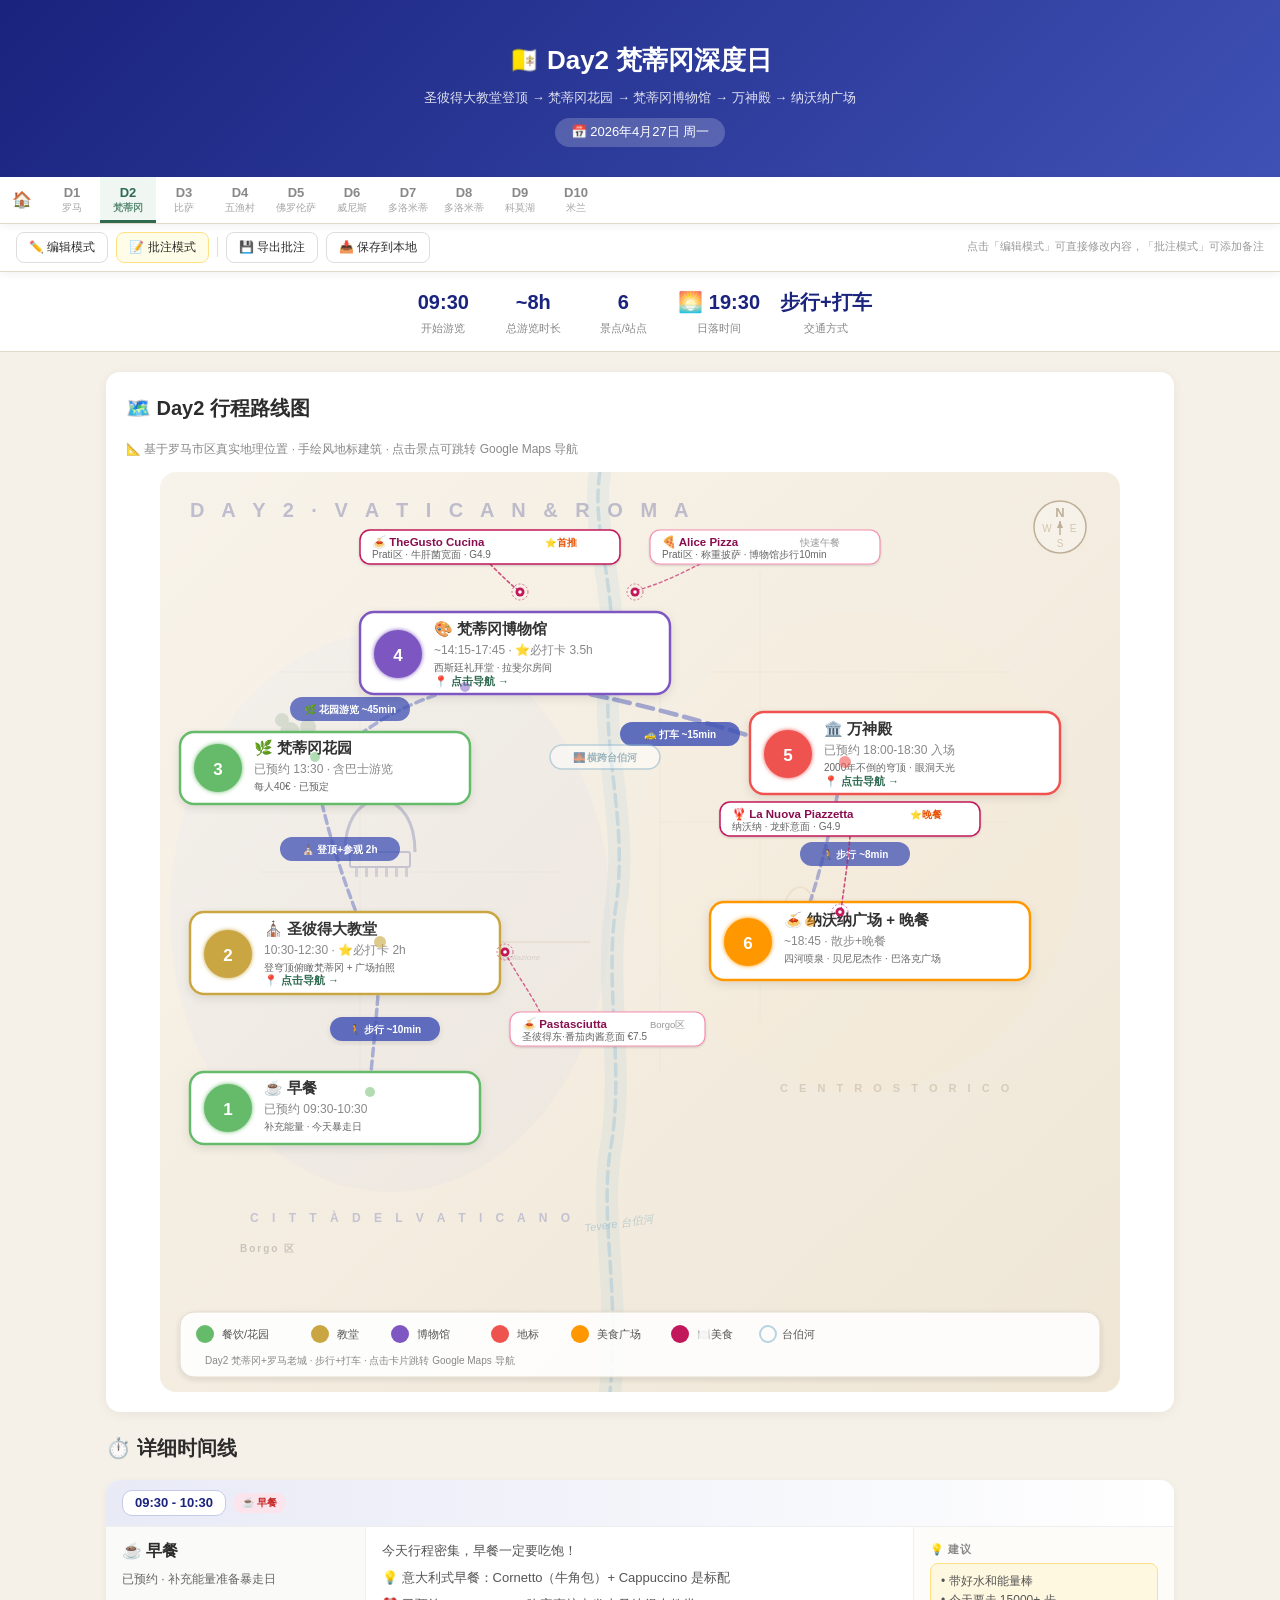
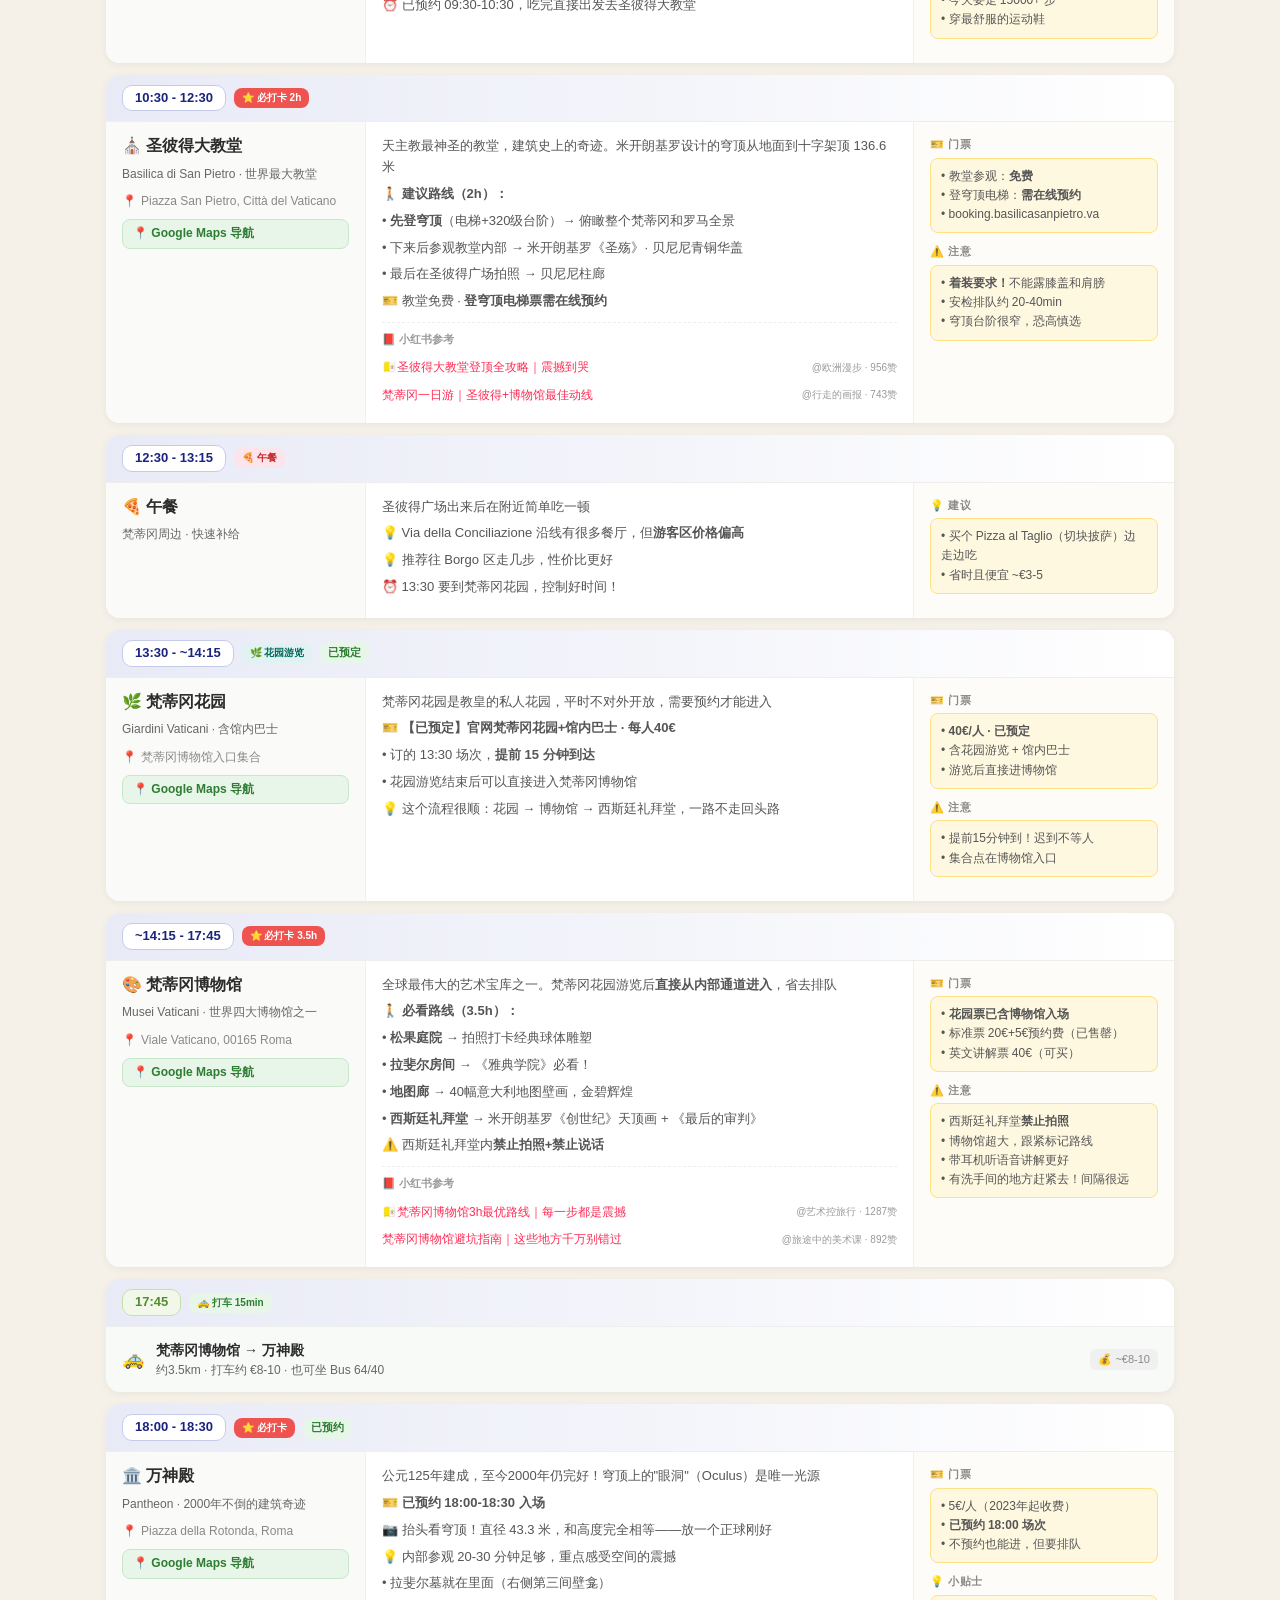
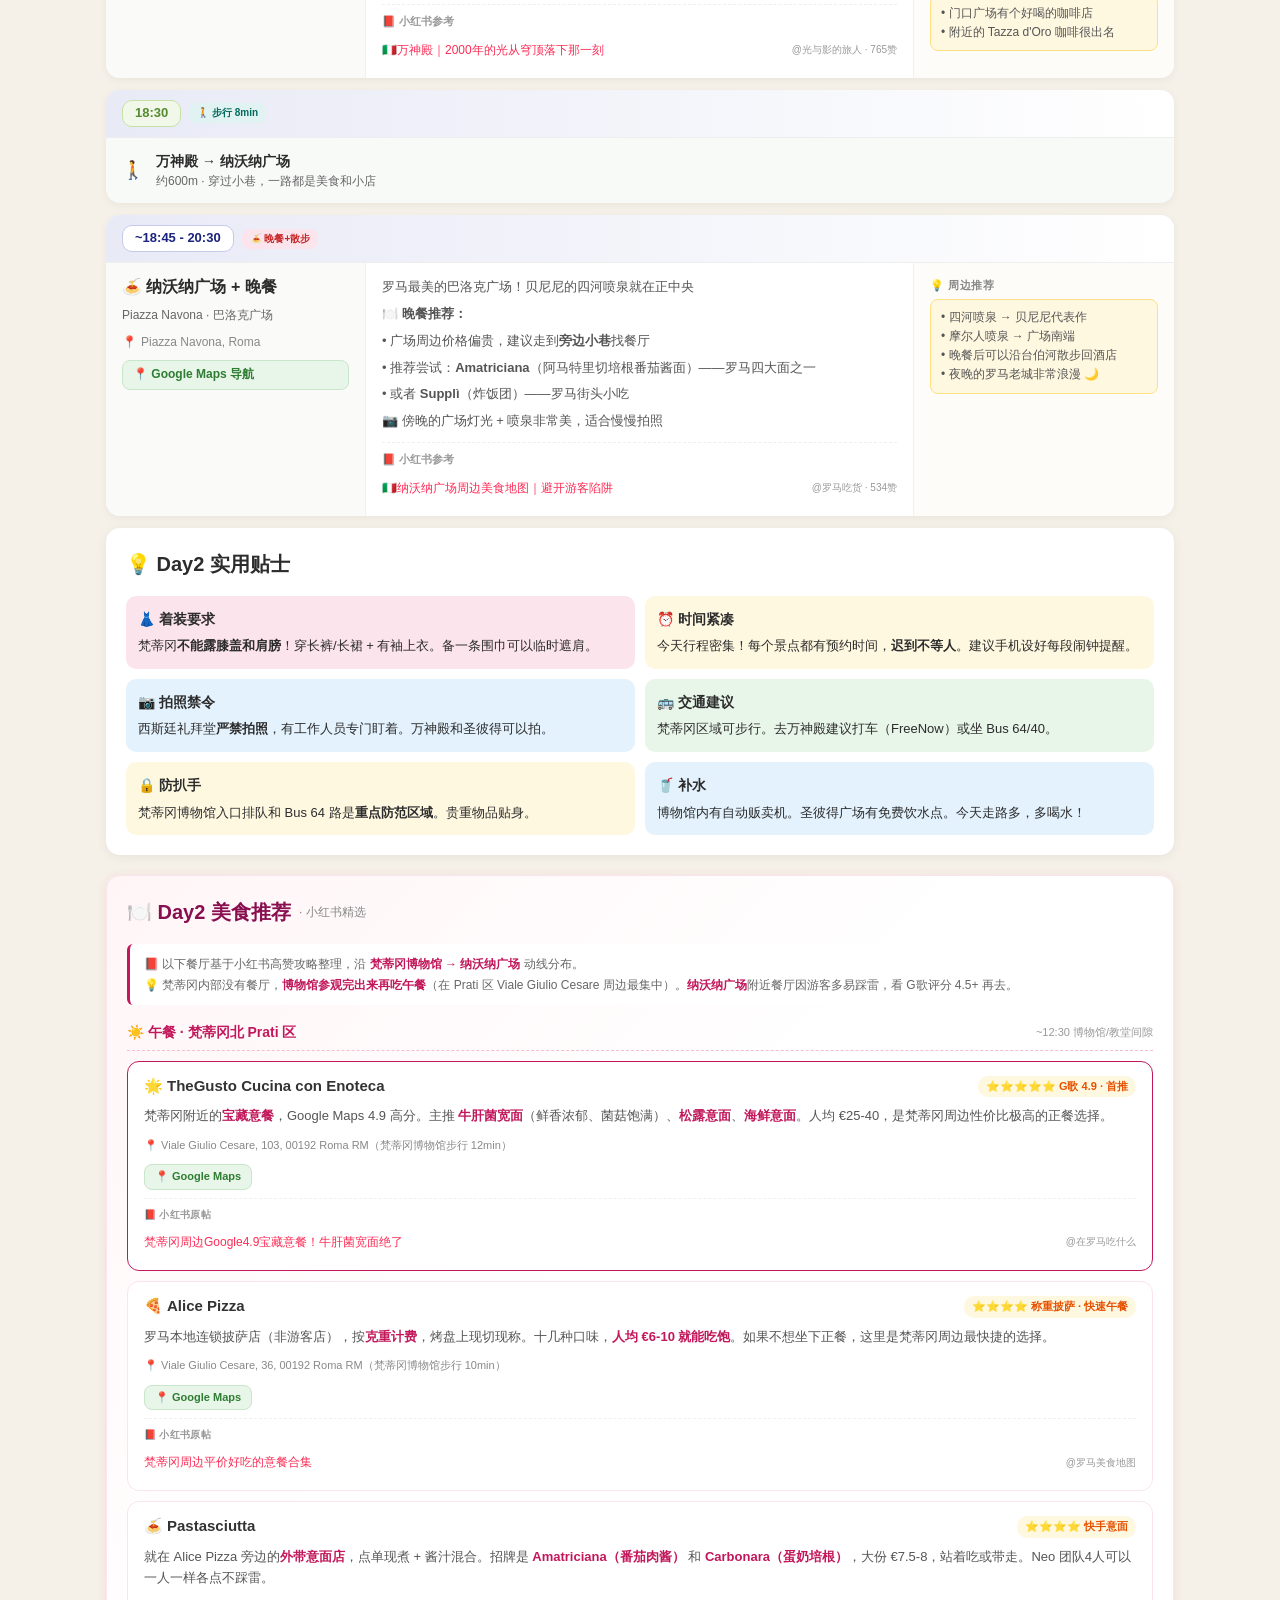
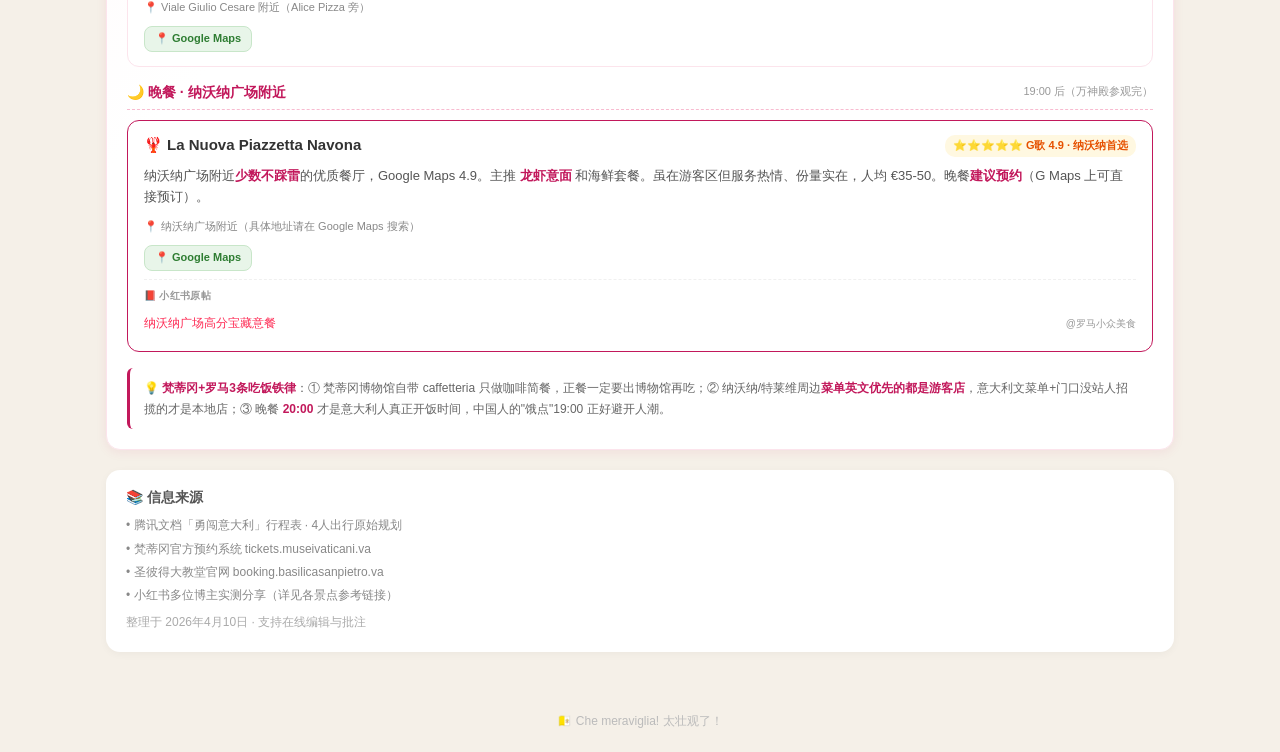
<file: day2.html>
<!DOCTYPE html>
<html lang="zh-CN">
<head>
<meta charset="UTF-8">
<meta name="viewport" content="width=device-width, initial-scale=1.0, maximum-scale=5.0">
<link rel="stylesheet" href="mobile-fix.css">
<title>Day2 行程详细规划 | 梵蒂冈·圣彼得大教堂·博物馆·万神殿</title>
<style>
  :root {
    --green: #2d6a4f;
    --green-light: #e8f5e9;
    --orange: #ff9800;
    --red: #ef5350;
    --blue: #42a5f5;
    --purple: #7e57c2;
    --bg: #f5f0e8;
    --card: #ffffff;
    --text: #2c2c2c;
    --text-secondary: #666;
    --border: #e0d8c8;
    --note-bg: #fffde7;
    --note-border: #ffe082;
    --gold: #c9a642;
  }
  * { margin: 0; padding: 0; box-sizing: border-box; }
  body {
    font-family: -apple-system, BlinkMacSystemFont, 'Segoe UI', Roboto, 'Helvetica Neue', sans-serif;
    background: var(--bg);
    color: var(--text);
    line-height: 1.6;
    -webkit-text-size-adjust: 100%;
  }
  .hero {
    background: linear-gradient(135deg, #1a237e 0%, #283593 40%, #3f51b5 100%);
    color: white;
    padding: 40px 20px 30px;
    text-align: center;
    position: relative;
  }
  .hero h1 { font-size: 26px; margin-bottom: 6px; }
  .hero .subtitle { font-size: 13px; opacity: 0.85; }
  .hero .date-badge {
    display: inline-block;
    background: rgba(255,255,255,0.2);
    padding: 4px 16px;
    border-radius: 20px;
    font-size: 13px;
    margin-top: 10px;
  }
  .toolbar {
    position: sticky; top: 0; z-index: 89; background: white;
    border-bottom: 1px solid var(--border); padding: 8px 16px;
    display: flex; align-items: center; gap: 8px; flex-wrap: wrap;
    box-shadow: 0 2px 8px rgba(0,0,0,0.06);
  }
  .toolbar-btn {
    display: inline-flex; align-items: center; gap: 4px;
    padding: 6px 12px; border-radius: 8px; border: 1px solid #ddd;
    background: white; font-size: 12px; cursor: pointer;
    transition: all 0.2s; white-space: nowrap; color: var(--text);
  }
  .toolbar-btn:hover { background: #f0f0f0; }
  .toolbar-btn.active { background: var(--green); color: white; border-color: var(--green); }
  .toolbar-btn.btn-note { border-color: var(--note-border); background: var(--note-bg); }
  .toolbar-btn.btn-note:hover { background: #fff8e1; }
  .toolbar-sep { width: 1px; height: 20px; background: #ddd; }
  .toolbar-hint { font-size: 11px; color: #999; margin-left: auto; }
  .stats-bar {
    display: flex; justify-content: center; gap: 20px; padding: 14px 16px;
    background: white; border-bottom: 1px solid var(--border); flex-wrap: wrap;
  }
  .stat-item { text-align: center; min-width: 70px; }
  .stat-item .num { font-size: 20px; font-weight: 700; color: #1a237e; }
  .stat-item .label { font-size: 11px; color: #888; margin-top: 2px; }
  .container { max-width: 1100px; margin: 0 auto; padding: 20px 16px; }
  .section-title { font-size: 20px; font-weight: 700; margin-bottom: 16px; display: flex; align-items: center; gap: 8px; }
  .tl-item {
    display: grid; grid-template-columns: 260px 1fr 260px; gap: 0;
    margin-bottom: 12px; border-radius: 14px; overflow: hidden;
    box-shadow: 0 2px 8px rgba(0,0,0,0.05); background: var(--card); position: relative;
  }
  .tl-item.item-drive { grid-template-columns: 1fr; background: #f8faf8; }
  .tl-time-bar {
    grid-column: 1 / -1; display: flex; align-items: center; gap: 8px;
    padding: 10px 16px; background: linear-gradient(90deg, #e8eaf6 0%, white 100%);
    border-bottom: 1px solid #eee;
  }
  .tl-time-tag {
    font-size: 13px; font-weight: 700; color: #1a237e; background: white;
    padding: 2px 12px; border-radius: 10px; border: 1px solid #c5cae9; white-space: nowrap;
  }
  .tl-type-badge { font-size: 10px; padding: 2px 8px; border-radius: 8px; font-weight: 600; }
  .badge-photo { background: #fff3e0; color: #e65100; }
  .badge-food { background: #fce4ec; color: #c62828; }
  .badge-drive { background: #e8f5e9; color: #2e7d32; }
  .badge-must { background: var(--red); color: white; }
  .badge-stay { background: #ede7f6; color: #4a148c; }
  .badge-start { background: #e3f2fd; color: #1565c0; }
  .badge-art { background: #f3e5f5; color: #6a1b9a; }
  .badge-walk { background: #e0f2f1; color: #00695c; }
  .badge-church { background: #fff8e1; color: #f57f17; }
  .badge-landmark { background: #fce4ec; color: #880e4f; }
  .tl-left {
    padding: 14px 16px; border-right: 1px solid #f0f0f0;
    display: flex; flex-direction: column; gap: 8px; background: #fafaf8;
  }
  .tl-spot-name { font-size: 16px; font-weight: 700; color: var(--text); line-height: 1.3; }
  .tl-spot-subname { font-size: 12px; color: var(--text-secondary); }
  .tl-spot-addr { font-size: 12px; color: #888; display: flex; align-items: flex-start; gap: 4px; }
  .tl-spot-addr .addr-icon { flex-shrink: 0; }
  .gps-tag { display: inline-block; background: #f0f0f0; padding: 1px 8px; border-radius: 6px; font-family: 'SF Mono','Courier New',monospace; font-size: 11px; color: #666; }
  .gmap-link {
    display: inline-flex; align-items: center; gap: 4px; background: var(--green-light);
    color: #2e7d32; padding: 4px 10px; border-radius: 8px; font-size: 12px;
    font-weight: 600; text-decoration: none; border: 1px solid #c8e6c9; transition: all 0.2s;
  }
  .gmap-link:hover { background: #2e7d32; color: white; }
  .tl-mid { padding: 14px 16px; border-right: 1px solid #f0f0f0; }
  .tl-mid p { font-size: 13px; color: #555; margin-bottom: 6px; }
  .tl-mid p:last-child { margin-bottom: 0; }
  .xhs-links { margin-top: 10px; padding-top: 8px; border-top: 1px dashed #eee; }
  .xhs-links-title { font-size: 11px; color: #999; margin-bottom: 6px; font-weight: 600; }
  .xhs-link-item { display: flex; align-items: center; gap: 6px; padding: 4px 0; font-size: 12px; }
  .xhs-link-item a { color: #fe2c55; text-decoration: none; font-weight: 500; flex: 1; overflow: hidden; text-overflow: ellipsis; white-space: nowrap; }
  .xhs-link-item a:hover { text-decoration: underline; }
  .xhs-link-item .xhs-stats { font-size: 10px; color: #999; white-space: nowrap; }
  .tl-right { padding: 14px 16px; background: #fdfcf9; }
  .tl-right-section { margin-bottom: 10px; }
  .tl-right-section:last-child { margin-bottom: 0; }
  .tl-right-label { font-size: 11px; font-weight: 700; color: #888; text-transform: uppercase; margin-bottom: 4px; letter-spacing: 0.5px; }
  .parking-mini { background: #e3f2fd; border: 1px solid #bbdefb; border-radius: 8px; padding: 8px 10px; font-size: 12px; }
  .parking-mini .pm-name { font-weight: 600; color: #1565c0; }
  .parking-mini .pm-detail { color: #555; font-size: 11px; margin-top: 2px; }
  .tip-mini { background: #fff8e1; border: 1px solid #ffe082; border-radius: 8px; padding: 8px 10px; font-size: 12px; color: #555; }
  .drive-card { padding: 12px 16px; display: flex; align-items: center; gap: 12px; flex-wrap: wrap; }
  .drive-card .drive-icon { font-size: 18px; }
  .drive-card .drive-title { font-weight: 600; font-size: 14px; }
  .drive-card .drive-detail { font-size: 12px; color: var(--text-secondary); }
  .drive-card .drive-cost { margin-left: auto; font-size: 11px; color: #888; background: #f0f0f0; padding: 2px 8px; border-radius: 6px; }
  [contenteditable="true"] { outline: none; border-radius: 4px; transition: background 0.2s; }
  .edit-mode [contenteditable="true"]:hover { background: rgba(45,106,79,0.06); }
  .edit-mode [contenteditable="true"]:focus { background: rgba(45,106,79,0.1); box-shadow: inset 0 0 0 1px rgba(45,106,79,0.3); }
  .annotation-marker { display: none; }
  .annotate-mode .annotation-marker { display: inline-flex; align-items: center; justify-content: center; width: 18px; height: 18px; background: var(--orange); color: white; border-radius: 50%; font-size: 10px; font-weight: 700; cursor: pointer; margin-left: 4px; vertical-align: middle; line-height: 1; }
  .user-note { background: var(--note-bg); border: 1px solid var(--note-border); border-radius: 8px; padding: 8px 10px; margin-top: 6px; font-size: 12px; position: relative; }
  .user-note::before { content: '📝 我的批注'; display: block; font-size: 10px; font-weight: 700; color: #f57f17; margin-bottom: 4px; }
  .user-note .note-delete { position: absolute; top: 6px; right: 8px; cursor: pointer; font-size: 12px; color: #ccc; }
  .user-note .note-delete:hover { color: var(--red); }
  .add-note-btn { display: none; margin-top: 6px; padding: 4px 10px; border-radius: 6px; border: 1px dashed var(--note-border); background: transparent; color: #f57f17; font-size: 11px; cursor: pointer; transition: all 0.2s; }
  .add-note-btn:hover { background: var(--note-bg); }
  .annotate-mode .add-note-btn { display: inline-block; }
  .tips-section { background: var(--card); border-radius: 14px; padding: 20px; margin-bottom: 20px; box-shadow: 0 2px 12px rgba(0,0,0,0.06); }
  .tip-grid { display: grid; grid-template-columns: 1fr 1fr; gap: 10px; }
  .tip-card { border-radius: 10px; padding: 12px; font-size: 13px; }
  .tip-card h4 { font-size: 14px; margin-bottom: 6px; }
  .tip-card.tip-danger { background: #fce4ec; }
  .tip-card.tip-warn { background: #fff8e1; }
  .tip-card.tip-info { background: #e3f2fd; }
  .tip-card.tip-ok { background: var(--green-light); }
  .sources { background: var(--card); border-radius: 14px; padding: 16px 20px; margin-bottom: 20px; box-shadow: 0 2px 8px rgba(0,0,0,0.04); font-size: 12px; color: #888; }
  .sources h3 { font-size: 14px; color: #555; margin-bottom: 8px; }
  .sources p { margin-bottom: 4px; }
  .footer { text-align: center; padding: 20px; color: #bbb; font-size: 12px; }
  @media (max-width: 768px) {
    .tl-item { grid-template-columns: 1fr !important; }
    .tl-left, .tl-mid, .tl-right { border-right: none !important; border-bottom: 1px solid #f0f0f0; }
    .tl-right { border-bottom: none; }
    .tip-grid { grid-template-columns: 1fr; }
    .hero h1 { font-size: 22px; }
    .stats-bar { gap: 12px; }
    .toolbar-hint { display: none; }
    .container { padding: 12px 10px; }
    .drive-card { flex-direction: column; align-items: flex-start; }
    .drive-card .drive-cost { margin-left: 0; }
  }
  @media print {
    .toolbar { display: none; }
    .add-note-btn { display: none; }
    .annotation-marker { display: none; }
    body { background: white; }
  }

  /* Day Tab 切换栏 */
  .day-tabs {
    display: flex;
    align-items: center;
    gap: 0;
    background: #fff;
    border-bottom: 1px solid #e0d8c8;
    overflow-x: auto;
    -webkit-overflow-scrolling: touch;
    scrollbar-width: none;
    position: sticky;
    top: 0;
    z-index: 200;
    box-shadow: 0 2px 8px rgba(0,0,0,0.06);
  }
  .day-tabs::-webkit-scrollbar { display: none; }
  .day-tab {
    display: flex;
    flex-direction: column;
    align-items: center;
    justify-content: center;
    min-width: 56px;
    padding: 8px 6px 6px;
    text-decoration: none;
    color: #888;
    font-size: 12px;
    font-weight: 500;
    border-bottom: 3px solid transparent;
    transition: all 0.2s;
    flex-shrink: 0;
    line-height: 1.2;
  }
  .day-tab:hover { color: #333; background: #f9f7f2; }
  .day-tab.active {
    color: #2d6a4f;
    font-weight: 700;
    border-bottom-color: #2d6a4f;
    background: #f0f7f2;
  }
  .day-tab .tab-day { font-size: 13px; font-weight: 700; }
  .day-tab .tab-city { font-size: 10px; margin-top: 1px; opacity: 0.75; }
  .day-tab-home {
    min-width: 44px;
    padding: 8px 10px 6px;
    font-size: 16px;
  }

  /* ===== 🍽️ 美食推荐模块 ===== */
  .food-section {
    background: linear-gradient(135deg, #fff5f7 0%, #fff 40%);
    border-radius: 14px;
    padding: 20px;
    margin-bottom: 20px;
    box-shadow: 0 2px 12px rgba(194,24,91,0.08);
    border: 1px solid #fce4ec;
  }
  .food-section .section-title { color: #880e4f; }
  .food-intro {
    background: #fff;
    border-left: 3px solid #c2185b;
    padding: 10px 14px;
    border-radius: 6px;
    font-size: 12px;
    color: #666;
    margin-bottom: 16px;
    line-height: 1.7;
  }
  .food-intro strong { color: #c2185b; }
  .food-slot-title {
    font-size: 14px;
    font-weight: 700;
    color: #c2185b;
    margin: 14px 0 10px;
    display: flex;
    align-items: center;
    gap: 6px;
    padding-bottom: 6px;
    border-bottom: 1px dashed #f8bbd0;
  }
  .food-slot-title .slot-time {
    font-size: 11px;
    font-weight: 500;
    color: #999;
    margin-left: auto;
  }
  .food-card {
    background: #fff;
    border: 1px solid #fce4ec;
    border-radius: 12px;
    padding: 14px 16px;
    margin-bottom: 10px;
    transition: all 0.2s;
  }
  .food-card:hover { border-color: #c2185b; box-shadow: 0 4px 12px rgba(194,24,91,0.1); }
  .food-card-header {
    display: flex;
    align-items: flex-start;
    justify-content: space-between;
    gap: 10px;
    margin-bottom: 8px;
    flex-wrap: wrap;
  }
  .food-card-name {
    font-size: 15px;
    font-weight: 700;
    color: #333;
    line-height: 1.3;
  }
  .food-card-name .food-icon { color: #c2185b; margin-right: 4px; }
  .food-card-rating {
    font-size: 11px;
    background: #fff8e1;
    color: #e65100;
    padding: 2px 8px;
    border-radius: 10px;
    white-space: nowrap;
    font-weight: 600;
  }
  .food-card-desc {
    font-size: 13px;
    color: #555;
    line-height: 1.65;
    margin-bottom: 10px;
  }
  .food-card-desc strong { color: #c2185b; }
  .food-card-addr {
    font-size: 11px;
    color: #888;
    margin-bottom: 8px;
    display: flex;
    align-items: flex-start;
    gap: 4px;
  }
  .food-gmap-link {
    display: inline-flex;
    align-items: center;
    gap: 3px;
    background: #e8f5e9;
    color: #2e7d32;
    padding: 3px 10px;
    border-radius: 8px;
    font-size: 11px;
    font-weight: 600;
    text-decoration: none;
    border: 1px solid #c8e6c9;
    margin-right: 6px;
    transition: all 0.2s;
  }
  .food-gmap-link:hover { background: #2e7d32; color: white; }
  .food-xhs-block {
    margin-top: 8px;
    padding-top: 8px;
    border-top: 1px dashed #f0f0f0;
  }
  .food-xhs-title {
    font-size: 10px;
    color: #999;
    font-weight: 700;
    margin-bottom: 6px;
    letter-spacing: 0.3px;
  }
  .food-xhs-item {
    display: flex;
    align-items: center;
    gap: 6px;
    padding: 4px 0;
    font-size: 12px;
  }
  .food-xhs-item a {
    color: #fe2c55;
    text-decoration: none;
    font-weight: 500;
    flex: 1;
    overflow: hidden;
    text-overflow: ellipsis;
    white-space: nowrap;
  }
  .food-xhs-item a:hover { text-decoration: underline; }
  .food-xhs-item .xhs-meta {
    font-size: 10px;
    color: #999;
    white-space: nowrap;
  }
  @media (max-width: 640px) {
    .food-card-header { flex-direction: column; align-items: flex-start; gap: 4px; }
    .food-card-name { font-size: 14px; }
  }

</style>
</head>
<body>

<!-- Hero -->
<div class="hero">
  <h1>🇻🇦 Day2 梵蒂冈深度日</h1>
  <div class="subtitle">圣彼得大教堂登顶 → 梵蒂冈花园 → 梵蒂冈博物馆 → 万神殿 → 纳沃纳广场</div>
  <div class="date-badge">📅 2026年4月27日 周一</div>
</div>

<!-- Toolbar -->
<div class="day-tabs" id="dayTabs">
  <a class="day-tab day-tab-home" href="index.html" title="首页">🏠</a>
  <a class="day-tab" href="day1.html"><span class="tab-day">D1</span><span class="tab-city">罗马</span></a>
  <a class="day-tab active" href="day2.html"><span class="tab-day">D2</span><span class="tab-city">梵蒂冈</span></a>
  <a class="day-tab" href="day3.html"><span class="tab-day">D3</span><span class="tab-city">比萨</span></a>
  <a class="day-tab" href="day4.html"><span class="tab-day">D4</span><span class="tab-city">五渔村</span></a>
  <a class="day-tab" href="day5.html"><span class="tab-day">D5</span><span class="tab-city">佛罗伦萨</span></a>
  <a class="day-tab" href="day6.html"><span class="tab-day">D6</span><span class="tab-city">威尼斯</span></a>
  <a class="day-tab" href="day7.html"><span class="tab-day">D7</span><span class="tab-city">多洛米蒂</span></a>
  <a class="day-tab" href="day8.html"><span class="tab-day">D8</span><span class="tab-city">多洛米蒂</span></a>
  <a class="day-tab" href="day9.html"><span class="tab-day">D9</span><span class="tab-city">科莫湖</span></a>
  <a class="day-tab" href="day10.html"><span class="tab-day">D10</span><span class="tab-city">米兰</span></a>
</div>
<div class="toolbar" id="toolbar">
  <button class="toolbar-btn" id="btn-edit" onclick="toggleEdit()">✏️ 编辑模式</button>
  <button class="toolbar-btn btn-note" id="btn-annotate" onclick="toggleAnnotate()">📝 批注模式</button>
  <div class="toolbar-sep"></div>
  <button class="toolbar-btn" onclick="exportNotes()">💾 导出批注</button>
  <button class="toolbar-btn" onclick="saveLocal()">📥 保存到本地</button>
  <span class="toolbar-hint" id="toolbar-hint">点击「编辑模式」可直接修改内容，「批注模式」可添加备注</span>
</div>

<!-- Stats -->
<div class="stats-bar">
  <div class="stat-item"><div class="num">09:30</div><div class="label">开始游览</div></div>
  <div class="stat-item"><div class="num">~8h</div><div class="label">总游览时长</div></div>
  <div class="stat-item"><div class="num">6</div><div class="label">景点/站点</div></div>
  <div class="stat-item"><div class="num">🌅 19:30</div><div class="label">日落时间</div></div>
  <div class="stat-item"><div class="num">步行+打车</div><div class="label">交通方式</div></div>
</div>

<div class="container">

<!-- ===== Geographic Illustrated Route Map ===== -->
<div class="map-section" style="background:var(--card);border-radius:14px;padding:20px;margin-bottom:20px;box-shadow:0 2px 12px rgba(0,0,0,0.06);">
  <h2 class="section-title">🗺️ Day2 行程路线图</h2>
  <p style="font-size:12px;color:#888;margin-bottom:12px;">📐 基于罗马市区真实地理位置 · 手绘风地标建筑 · 点击景点可跳转 Google Maps 导航</p>

  <div style="width:100%;overflow-x:auto;-webkit-overflow-scrolling:touch;">
  <svg viewBox="0 0 960 920" xmlns="http://www.w3.org/2000/svg" style="width:100%;max-width:960px;margin:0 auto;display:block;font-family:-apple-system,BlinkMacSystemFont,'Segoe UI',sans-serif;">
    <defs>
      <linearGradient id="mapBg" x1="0%" y1="0%" x2="100%" y2="100%">
        <stop offset="0%" style="stop-color:#f8f3ea;stop-opacity:1"/>
        <stop offset="100%" style="stop-color:#efe6d6;stop-opacity:1"/>
      </linearGradient>
      <linearGradient id="vaticanGrad" x1="0%" y1="0%" x2="100%" y2="100%">
        <stop offset="0%" style="stop-color:#e8eaf6;stop-opacity:0.3"/>
        <stop offset="100%" style="stop-color:#c5cae9;stop-opacity:0.15"/>
      </linearGradient>
      <linearGradient id="centroGrad" x1="0%" y1="0%" x2="100%" y2="100%">
        <stop offset="0%" style="stop-color:#fff3e0;stop-opacity:0.25"/>
        <stop offset="100%" style="stop-color:#ffe0b2;stop-opacity:0.1"/>
      </linearGradient>
      <filter id="shadow" x="-20%" y="-20%" width="140%" height="140%">
        <feDropShadow dx="0" dy="2" stdDeviation="3" flood-color="rgba(0,0,0,0.12)"/>
      </filter>
      <filter id="cardShadow" x="-5%" y="-5%" width="110%" height="120%">
        <feDropShadow dx="0" dy="3" stdDeviation="5" flood-color="rgba(0,0,0,0.1)"/>
      </filter>
      <filter id="glow" x="-30%" y="-30%" width="160%" height="160%">
        <feGaussianBlur stdDeviation="2" result="blur"/>
        <feMerge><feMergeNode in="blur"/><feMergeNode in="SourceGraphic"/></feMerge>
      </filter>
    </defs>

    <!-- ===== BACKGROUND ===== -->
    <rect width="960" height="920" rx="16" fill="url(#mapBg)"/>

    <!-- Title -->
    <text x="30" y="45" font-size="20" fill="#1a237e" letter-spacing="6" font-weight="700" opacity="0.25">D A Y  2  ·  V A T I C A N  &amp;  R O M A</text>

    <!-- ===== TIBER RIVER (Tevere) — flowing N-S through center ===== -->
    <path d="M440,0 C430,60 460,120 450,200 C440,280 470,350 455,440 C445,520 465,600 450,680 C440,750 460,820 450,920" stroke="#8bb8d0" stroke-width="22" fill="none" opacity="0.12" stroke-linecap="round"/>
    <path d="M440,0 C430,60 460,120 450,200 C440,280 470,350 455,440 C445,520 465,600 450,680 C440,750 460,820 450,920" stroke="#8bb8d0" stroke-width="3.5" fill="none" opacity="0.35" stroke-linecap="round" stroke-dasharray="12,6"/>
    <text x="425" y="760" font-size="11" fill="#7aa8c0" opacity="0.45" font-style="italic" transform="rotate(-8,425,760)">Tevere 台伯河</text>

    <!-- ===== REGION ZONES ===== -->
    <!-- Vatican zone (west of Tiber) -->
    <ellipse cx="230" cy="440" rx="220" ry="280" fill="url(#vaticanGrad)" opacity="0.7"/>
    <text x="90" y="750" font-size="12" fill="#3949ab" opacity="0.25" font-weight="700" letter-spacing="5">C I T T À  D E L  V A T I C A N O</text>

    <!-- Centro Storico zone (east of Tiber) -->
    <ellipse cx="700" cy="380" rx="220" ry="240" fill="url(#centroGrad)" opacity="0.6"/>
    <text x="620" y="620" font-size="11" fill="#8b7355" opacity="0.25" font-weight="600" letter-spacing="4">C E N T R O  S T O R I C O</text>

    <!-- ===== STREET GRID HINTS ===== -->
    <g opacity="0.07" stroke="#a09080" stroke-width="1">
      <!-- Vatican internal roads -->
      <line x1="120" y1="200" x2="350" y2="200"/>
      <line x1="200" y1="150" x2="200" y2="650"/>
      <line x1="100" y1="400" x2="400" y2="400"/>
      <!-- Centro roads -->
      <line x1="500" y1="150" x2="500" y2="600"/>
      <line x1="550" y1="200" x2="850" y2="200"/>
      <line x1="600" y1="100" x2="600" y2="550"/>
      <line x1="500" y1="350" x2="850" y2="350"/>
    </g>
    <!-- Via della Conciliazione (connecting St Peter's to Tiber) -->
    <line x1="280" y1="470" x2="430" y2="470" stroke="#c4a97d" stroke-width="2" opacity="0.15"/>
    <text x="310" y="488" font-size="8" fill="#a09080" opacity="0.3" font-style="italic">Via d. Conciliazione</text>

    <!-- ===== HAND-DRAWN LANDMARK BUILDINGS ===== -->

    <!-- ★ St. Peter's Basilica dome (large, prominent) -->
    <g transform="translate(220,380)" opacity="0.2">
      <!-- Main dome -->
      <path d="M-35,0 Q-35,-45 0,-55 Q35,-45 35,0" fill="none" stroke="#1a237e" stroke-width="3"/>
      <!-- Drum (base of dome) -->
      <rect x="-30" y="0" width="60" height="15" rx="2" fill="none" stroke="#1a237e" stroke-width="2"/>
      <!-- Lantern on top -->
      <rect x="-5" y="-60" width="10" height="8" rx="1" fill="none" stroke="#1a237e" stroke-width="1.5"/>
      <!-- Cross -->
      <line x1="0" y1="-68" x2="0" y2="-75" stroke="#1a237e" stroke-width="1.5"/>
      <line x1="-4" y1="-72" x2="4" y2="-72" stroke="#1a237e" stroke-width="1.5"/>
      <!-- Columns below -->
      <g opacity="0.7">
        <rect x="-25" y="15" width="3" height="10" fill="#1a237e"/>
        <rect x="-15" y="15" width="3" height="10" fill="#1a237e"/>
        <rect x="-5" y="15" width="3" height="10" fill="#1a237e"/>
        <rect x="5" y="15" width="3" height="10" fill="#1a237e"/>
        <rect x="15" y="15" width="3" height="10" fill="#1a237e"/>
        <rect x="25" y="15" width="3" height="10" fill="#1a237e"/>
      </g>
    </g>

    <!-- ★ St. Peter's Square colonnade (curved arms) -->
    <g transform="translate(220,460)" opacity="0.12">
      <path d="M-60,0 Q-80,40 -40,60" fill="none" stroke="#1a237e" stroke-width="3" stroke-linecap="round"/>
      <path d="M60,0 Q80,40 40,60" fill="none" stroke="#1a237e" stroke-width="3" stroke-linecap="round"/>
      <!-- Obelisk -->
      <line x1="0" y1="20" x2="0" y2="45" stroke="#1a237e" stroke-width="2"/>
      <polygon points="0,18 -3,25 3,25" fill="#1a237e"/>
    </g>

    <!-- ★ Vatican Gardens (trees, north-west of basilica) -->
    <g transform="translate(130,260)" opacity="0.18">
      <circle cx="0" cy="0" r="10" fill="#5a8a5e"/>
      <circle cx="18" cy="-5" r="8" fill="#5a8a5e"/>
      <circle cx="-15" cy="8" r="9" fill="#5a8a5e"/>
      <circle cx="30" cy="8" r="7" fill="#5a8a5e"/>
      <circle cx="8" cy="15" r="8" fill="#5a8a5e"/>
      <circle cx="-8" cy="-12" r="7" fill="#5a8a5e"/>
    </g>

    <!-- ★ Vatican Museums (north of Vatican, long building) -->
    <g transform="translate(260,200)" opacity="0.15">
      <rect x="0" y="0" width="80" height="18" rx="3" fill="none" stroke="#7e57c2" stroke-width="2"/>
      <rect x="5" y="-5" width="12" height="5" rx="1" fill="#7e57c2"/>
      <rect x="25" y="-5" width="12" height="5" rx="1" fill="#7e57c2"/>
      <rect x="45" y="-5" width="12" height="5" rx="1" fill="#7e57c2"/>
      <rect x="65" y="-5" width="12" height="5" rx="1" fill="#7e57c2"/>
    </g>

    <!-- ★ Pantheon (east of Tiber, circular with portico) -->
    <g transform="translate(680,280)" opacity="0.18">
      <!-- Circular body -->
      <circle cx="0" cy="0" r="25" fill="none" stroke="#8b4513" stroke-width="2.5"/>
      <!-- Oculus (open eye at top) -->
      <circle cx="0" cy="-8" r="5" fill="none" stroke="#8b4513" stroke-width="1.5"/>
      <!-- Portico (front columns) -->
      <rect x="-18" y="20" width="3" height="15" rx="0.5" fill="#8b4513"/>
      <rect x="-9" y="20" width="3" height="15" rx="0.5" fill="#8b4513"/>
      <rect x="0" y="20" width="3" height="15" rx="0.5" fill="#8b4513"/>
      <rect x="9" y="20" width="3" height="15" rx="0.5" fill="#8b4513"/>
      <rect x="18" y="20" width="3" height="15" rx="0.5" fill="#8b4513"/>
      <!-- Pediment (triangle) -->
      <path d="M-22,20 L0,10 L22,20" fill="none" stroke="#8b4513" stroke-width="1.5"/>
    </g>

    <!-- ★ Piazza Navona (elliptical piazza with fountain hints) -->
    <g transform="translate(640,450)" opacity="0.15">
      <ellipse cx="0" cy="0" rx="18" ry="35" fill="none" stroke="#c4a97d" stroke-width="2"/>
      <!-- Fountain dots -->
      <circle cx="0" cy="-15" r="3" fill="#42a5f5" opacity="0.6"/>
      <circle cx="0" cy="0" r="3" fill="#42a5f5" opacity="0.6"/>
      <circle cx="0" cy="15" r="3" fill="#42a5f5" opacity="0.6"/>
    </g>

    <!-- ===== COMPASS ===== -->
    <g transform="translate(900,55)" opacity="0.5">
      <circle cx="0" cy="0" r="26" fill="rgba(255,255,255,0.6)" stroke="#8b7355" stroke-width="1.5"/>
      <text x="0" y="-10" text-anchor="middle" font-size="13" font-weight="800" fill="#8b7355">N</text>
      <text x="0" y="20" text-anchor="middle" font-size="10" fill="#b0a080">S</text>
      <text x="13" y="5" text-anchor="middle" font-size="10" fill="#b0a080">E</text>
      <text x="-13" y="5" text-anchor="middle" font-size="10" fill="#b0a080">W</text>
      <line x1="0" y1="-6" x2="0" y2="8" stroke="#8b7355" stroke-width="1.5"/>
      <polygon points="0,-6 -3,1 3,1" fill="#8b7355"/>
    </g>

    <!-- ===== ROUTE LINES (geographic positions) ===== -->
    <!-- Geographic layout:
         ① Breakfast: near Vatican SW (~200,620)
         ② St Peter's Basilica: Vatican center (~220,470)
         ③ Vatican Gardens: Vatican NW (~150,280)
         ④ Vatican Museums: Vatican N (~300,200)
         ⑤ Pantheon: Centro E (~700,290) — crosses Tiber
         ⑥ Navona: Centro NW (~650,440) -->

    <!-- ① Breakfast → ② St Peter's (walk north) -->
    <path d="M210,610 C215,560 218,530 220,490" stroke="#3f51b5" stroke-width="3.5" fill="none" stroke-dasharray="8,5" opacity="0.4" stroke-linecap="round"/>
    <!-- ② St Peter's → ③ Vatican Gardens (walk NW) -->
    <path d="M200,450 C180,400 165,350 155,300" stroke="#3f51b5" stroke-width="3.5" fill="none" stroke-dasharray="8,5" opacity="0.4" stroke-linecap="round"/>
    <!-- ③ Gardens → ④ Museums (walk NE, internal) -->
    <path d="M180,280 C210,250 250,230 300,215" stroke="#3f51b5" stroke-width="3.5" fill="none" stroke-dasharray="8,5" opacity="0.4" stroke-linecap="round"/>
    <!-- ④ Museums → ⑤ Pantheon (taxi, crosses Tiber) -->
    <path d="M360,210 C430,220 520,240 640,280" stroke="#3f51b5" stroke-width="4.5" fill="none" stroke-dasharray="16,8" opacity="0.45" stroke-linecap="round"/>
    <!-- ⑤ Pantheon → ⑥ Navona (walk SW) -->
    <path d="M680,310 C670,360 660,400 650,430" stroke="#3f51b5" stroke-width="3.5" fill="none" stroke-dasharray="8,5" opacity="0.4" stroke-linecap="round"/>

    <!-- ===== DISTANCE/TRANSPORT PILLS ===== -->
    <g font-size="11" font-weight="600">
      <rect x="170" y="545" width="110" height="24" rx="12" fill="#3f51b5" opacity="0.82" filter="url(#shadow)"/>
      <text x="225" y="561" fill="white" text-anchor="middle" font-size="10">🚶 步行 ~10min</text>

      <rect x="120" y="365" width="120" height="24" rx="12" fill="#3f51b5" opacity="0.75"/>
      <text x="180" y="381" fill="white" text-anchor="middle" font-size="10">⛪ 登顶+参观 2h</text>

      <rect x="130" y="225" width="120" height="24" rx="12" fill="#3f51b5" opacity="0.75"/>
      <text x="190" y="241" fill="white" text-anchor="middle" font-size="10">🌿 花园游览 ~45min</text>

      <rect x="460" y="250" width="120" height="24" rx="12" fill="#3f51b5" opacity="0.82"/>
      <text x="520" y="266" fill="white" text-anchor="middle" font-size="10">🚕 打车 ~15min</text>

      <rect x="640" y="370" width="110" height="24" rx="12" fill="#3f51b5" opacity="0.75"/>
      <text x="695" y="386" fill="white" text-anchor="middle" font-size="10">🚶 步行 ~8min</text>
    </g>

    <!-- ===== STOP CARDS ===== -->

    <!-- ① 早餐 (Vatican SW area) -->
    <a href="https://www.google.com/maps/search/?api=1&query=Breakfast+near+Vatican+Rome" target="_blank">
      <g filter="url(#cardShadow)" cursor="pointer">
        <rect x="30" y="600" width="290" height="72" rx="14" fill="white" stroke="#66bb6a" stroke-width="2.5"/>
        <circle cx="68" cy="636" r="24" fill="#66bb6a" filter="url(#glow)"/>
        <text x="68" y="643" text-anchor="middle" fill="white" font-size="17" font-weight="800">1</text>
        <text x="104" y="621" font-size="15" font-weight="700" fill="#333">☕ 早餐</text>
        <text x="104" y="641" font-size="12" fill="#888">已预约 09:30-10:30</text>
        <text x="104" y="658" font-size="10" fill="#666">补充能量 · 今天暴走日</text>
      </g>
    </a>
    <circle cx="210" cy="620" r="5" fill="#66bb6a" opacity="0.5"/>

    <!-- ② 圣彼得大教堂 (Vatican center) -->
    <a href="https://www.google.com/maps/search/?api=1&query=St+Peters+Basilica+Vatican" target="_blank">
      <g filter="url(#cardShadow)" cursor="pointer">
        <rect x="30" y="440" width="310" height="82" rx="14" fill="white" stroke="#c9a642" stroke-width="2.5"/>
        <circle cx="68" cy="482" r="24" fill="#c9a642" filter="url(#glow)"/>
        <text x="68" y="489" text-anchor="middle" fill="white" font-size="17" font-weight="800">2</text>
        <text x="104" y="462" font-size="15" font-weight="700" fill="#333">⛪ 圣彼得大教堂</text>
        <text x="104" y="482" font-size="12" fill="#888">10:30-12:30 · ⭐必打卡 2h</text>
        <text x="104" y="499" font-size="10" fill="#666">登穹顶俯瞰梵蒂冈 + 广场拍照</text>
        <text x="104" y="512" font-size="11" fill="#2d6a4f" font-weight="600">📍 点击导航 →</text>
      </g>
    </a>
    <circle cx="220" cy="470" r="6" fill="#c9a642" opacity="0.6"/>

    <!-- ③ 梵蒂冈花园 (Vatican NW, in gardens area) -->
    <a href="https://www.google.com/maps/search/?api=1&query=Vatican+Gardens" target="_blank">
      <g filter="url(#cardShadow)" cursor="pointer">
        <rect x="20" y="260" width="290" height="72" rx="14" fill="white" stroke="#66bb6a" stroke-width="2.5"/>
        <circle cx="58" cy="296" r="24" fill="#66bb6a" filter="url(#glow)"/>
        <text x="58" y="303" text-anchor="middle" fill="white" font-size="17" font-weight="800">3</text>
        <text x="94" y="281" font-size="15" font-weight="700" fill="#333">🌿 梵蒂冈花园</text>
        <text x="94" y="301" font-size="12" fill="#888">已预约 13:30 · 含巴士游览</text>
        <text x="94" y="318" font-size="10" fill="#666">每人40€ · 已预定</text>
      </g>
    </a>
    <circle cx="155" cy="285" r="5" fill="#66bb6a" opacity="0.5"/>

    <!-- ④ 梵蒂冈博物馆 (Vatican N, near wall) -->
    <a href="https://www.google.com/maps/search/?api=1&query=Vatican+Museums" target="_blank">
      <g filter="url(#cardShadow)" cursor="pointer">
        <rect x="200" y="140" width="310" height="82" rx="14" fill="white" stroke="#7e57c2" stroke-width="2.5"/>
        <circle cx="238" cy="182" r="24" fill="#7e57c2" filter="url(#glow)"/>
        <text x="238" y="189" text-anchor="middle" fill="white" font-size="17" font-weight="800">4</text>
        <text x="274" y="162" font-size="15" font-weight="700" fill="#333">🎨 梵蒂冈博物馆</text>
        <text x="274" y="182" font-size="12" fill="#888">~14:15-17:45 · ⭐必打卡 3.5h</text>
        <text x="274" y="199" font-size="10" fill="#666">西斯廷礼拜堂 · 拉斐尔房间</text>
        <text x="274" y="213" font-size="11" fill="#2d6a4f" font-weight="600">📍 点击导航 →</text>
      </g>
    </a>
    <circle cx="305" cy="215" r="5" fill="#7e57c2" opacity="0.5"/>

    <!-- ⑤ 万神殿 (Centro Storico, east of Tiber) -->
    <a href="https://www.google.com/maps/search/?api=1&query=Pantheon+Rome" target="_blank">
      <g filter="url(#cardShadow)" cursor="pointer">
        <rect x="590" y="240" width="310" height="82" rx="14" fill="white" stroke="#ef5350" stroke-width="2.5"/>
        <circle cx="628" cy="282" r="24" fill="#ef5350" filter="url(#glow)"/>
        <text x="628" y="289" text-anchor="middle" fill="white" font-size="17" font-weight="800">5</text>
        <text x="664" y="262" font-size="15" font-weight="700" fill="#333">🏛️ 万神殿</text>
        <text x="664" y="282" font-size="12" fill="#888">已预约 18:00-18:30 入场</text>
        <text x="664" y="299" font-size="10" fill="#666">2000年不倒的穹顶 · 眼洞天光</text>
        <text x="664" y="313" font-size="11" fill="#2d6a4f" font-weight="600">📍 点击导航 →</text>
      </g>
    </a>
    <circle cx="685" cy="290" r="6" fill="#ef5350" opacity="0.6"/>

    <!-- ⑥ 纳沃纳广场+晚餐 (Centro, south of Pantheon) -->
    <a href="https://www.google.com/maps/search/?api=1&query=Piazza+Navona+Rome" target="_blank">
      <g filter="url(#cardShadow)" cursor="pointer">
        <rect x="550" y="430" width="320" height="78" rx="14" fill="white" stroke="#ff9800" stroke-width="2.5"/>
        <circle cx="588" cy="470" r="24" fill="#ff9800" filter="url(#glow)"/>
        <text x="588" y="477" text-anchor="middle" fill="white" font-size="17" font-weight="800">6</text>
        <text x="624" y="453" font-size="15" font-weight="700" fill="#333">🍝 纳沃纳广场 + 晚餐</text>
        <text x="624" y="473" font-size="12" fill="#888">~18:45 · 散步+晚餐</text>
        <text x="624" y="490" font-size="10" fill="#666">四河喷泉 · 贝尼尼杰作 · 巴洛克广场</text>
      </g>
    </a>
    <circle cx="650" cy="450" r="5" fill="#ff9800" opacity="0.5"/>

    <!-- ===== "CROSS THE TIBER" indicator ===== -->
    <g transform="translate(445,285)" opacity="0.55">
      <rect x="-55" y="-12" width="110" height="24" rx="12" fill="rgba(255,255,255,0.85)" stroke="#8bb8d0" stroke-width="1.5"/>
      <text x="0" y="4" text-anchor="middle" font-size="10" fill="#5a8a9e" font-weight="600">🌉 横跨台伯河</text>
    </g>

    <!-- ===== 🍽️ 餐厅标注 v3 — 地理准确优先 =====
         核心原则（2026-04-21 Neo 确认）：
         1. 餐厅胶囊必须在地图上出现在"相对最近的景点"方向，这样离开景点时能自然想到附近有什么吃的
         2. 胶囊互不重叠；曲线穿越景点卡是可接受的（放宽要求）
         
         真实地理 → SVG 位置：
         - TheGusto (Prati, 博物馆北) → 博物馆卡正上方（北边）
         - Alice Pizza (Prati, Viale Giulio Cesare, 博物馆北偏东) → 博物馆卡右上方
         - Pastasciutta (Via delle Grazie 5, Borgo, 圣彼得东) → 圣彼得卡右下方
         - La Nuova Piazzetta (Via della Posta Vecchia 4, 纳沃纳东北角) → 纳沃纳卡正上方
    -->
    <defs>
      <filter id="foodShadow" x="-20%" y="-20%" width="140%" height="140%">
        <feGaussianBlur in="SourceAlpha" stdDeviation="1.2"/>
        <feOffset dx="0" dy="1" result="offsetblur"/>
        <feComponentTransfer><feFuncA type="linear" slope="0.18"/></feComponentTransfer>
        <feMerge><feMergeNode/><feMergeNode in="SourceGraphic"/></feMerge>
      </filter>
    </defs>
    <g class="food-pins">

      <!-- ① TheGusto Cucina · 午餐首推 ⭐ — Prati 区，博物馆北
           胶囊：(200,58)-(460,92) — 博物馆卡正上方（博物馆顶 y=140，留 48px 余量；水印 y<50）
           地标：(360,120) — 博物馆卡顶内 20px 处（表示 Prati 靠近博物馆北侧）
           曲线：从胶囊底(330,92)→地标(360,120)，短 2 点钟方向弧 -->
      <a href="https://www.google.com/maps/search/?api=1&amp;query=TheGusto+Cucina+con+Enoteca+Roma" target="_blank">
        <g cursor="pointer">
          <path d="M 330,92 C 340,102 350,112 358,118" fill="none" stroke="#c2185b" stroke-width="1.6" stroke-dasharray="3,3" opacity="0.75" stroke-linecap="round"/>
          <circle cx="360" cy="120" r="8" fill="none" stroke="#c2185b" stroke-width="1" stroke-dasharray="2,2" opacity="0.6"/>
          <circle cx="360" cy="120" r="4.5" fill="#c2185b"/>
          <circle cx="360" cy="120" r="1.8" fill="#fff"/>
          <rect x="200" y="58" width="260" height="34" rx="10" fill="#fff" stroke="#c2185b" stroke-width="1.5" filter="url(#foodShadow)"/>
          <text x="212" y="74" font-size="11.5" fill="#880e4f" font-weight="700">🍝 TheGusto Cucina</text>
          <text x="385" y="74" font-size="9.5" fill="#e65100" font-weight="700">⭐首推</text>
          <text x="212" y="86" font-size="10" fill="#666">Prati区 · 牛肝菌宽面 · G4.9</text>
        </g>
      </a>

      <!-- ② Alice Pizza · 快速午餐 — Prati 区，Viale Giulio Cesare（博物馆北偏东）
           胶囊：(490,58)-(720,92) — 博物馆卡右上方，紧接 TheGusto 右边（间距 30px）
           地标：(475,120) — 博物馆卡顶内 20px 处偏右
           曲线：从胶囊底(540,92)→地标(475,120)，短 7 点钟方向弧 -->
      <a href="https://www.google.com/maps/search/?api=1&amp;query=Alice+Pizza+Viale+Giulio+Cesare+Roma" target="_blank">
        <g cursor="pointer">
          <path d="M 540,92 C 520,102 500,112 478,118" fill="none" stroke="#c2185b" stroke-width="1.4" stroke-dasharray="3,3" opacity="0.65" stroke-linecap="round"/>
          <circle cx="475" cy="120" r="8" fill="none" stroke="#c2185b" stroke-width="1" stroke-dasharray="2,2" opacity="0.6"/>
          <circle cx="475" cy="120" r="4.5" fill="#c2185b"/>
          <circle cx="475" cy="120" r="1.8" fill="#fff"/>
          <rect x="490" y="58" width="230" height="34" rx="10" fill="#fff" stroke="#f48fb1" stroke-width="1.2" filter="url(#foodShadow)"/>
          <text x="502" y="74" font-size="11.5" fill="#880e4f" font-weight="700">🍕 Alice Pizza</text>
          <text x="640" y="74" font-size="9.5" fill="#999" font-weight="500">快速午餐</text>
          <text x="502" y="86" font-size="10" fill="#666">Prati区 · 称重披萨 · 博物馆步行10min</text>
        </g>
      </a>

      <!-- ③ Pastasciutta · 意面小店 — Via delle Grazie 5, Borgo 区（圣彼得东侧！）
           胶囊：(350,540)-(545,574) — 圣彼得卡底(y=522)下方、Tiber(x=450)右上
           地标：(345,480) — 圣彼得卡右外（卡右 x=340 + 5px）
           曲线：从胶囊顶(380,540)→地标(345,480)，短 11 点钟方向弧（允许擦过圣彼得卡右下角）-->
      <a href="https://www.google.com/maps/search/?api=1&amp;query=Pastasciutta+Via+delle+Grazie+Roma" target="_blank">
        <g cursor="pointer">
          <path d="M 380,540 C 370,520 355,500 347,484" fill="none" stroke="#c2185b" stroke-width="1.4" stroke-dasharray="3,3" opacity="0.65" stroke-linecap="round"/>
          <circle cx="345" cy="480" r="8" fill="none" stroke="#c2185b" stroke-width="1" stroke-dasharray="2,2" opacity="0.6"/>
          <circle cx="345" cy="480" r="4.5" fill="#c2185b"/>
          <circle cx="345" cy="480" r="1.8" fill="#fff"/>
          <rect x="350" y="540" width="195" height="34" rx="10" fill="#fff" stroke="#f48fb1" stroke-width="1.2" filter="url(#foodShadow)"/>
          <text x="362" y="556" font-size="11.5" fill="#880e4f" font-weight="700">🍝 Pastasciutta</text>
          <text x="490" y="556" font-size="9.5" fill="#999" font-weight="500">Borgo区</text>
          <text x="362" y="568" font-size="10" fill="#666">圣彼得东·番茄肉酱意面 €7.5</text>
        </g>
      </a>

      <!-- ④ La Nuova Piazzetta Navona · 晚餐首推 ⭐ — Via della Posta Vecchia 4（纳沃纳东北角）
           胶囊：(560,330)-(820,364) — 万神殿卡底(y=322)下方 8px、步行pill(y=370-394)上方 6px
           地标：(680,440) — 纳沃纳卡顶内 10px（东北角）
           曲线：从胶囊底(690,364)→地标(680,440)，竖直短弧 -->
      <a href="https://www.google.com/maps/search/?api=1&amp;query=La+Nuova+Piazzetta+Navona+Via+della+Posta+Vecchia+Roma" target="_blank">
        <g cursor="pointer">
          <path d="M 690,364 C 688,390 684,415 681,438" fill="none" stroke="#c2185b" stroke-width="1.6" stroke-dasharray="3,3" opacity="0.75" stroke-linecap="round"/>
          <circle cx="680" cy="440" r="8" fill="none" stroke="#c2185b" stroke-width="1" stroke-dasharray="2,2" opacity="0.6"/>
          <circle cx="680" cy="440" r="4.5" fill="#c2185b"/>
          <circle cx="680" cy="440" r="1.8" fill="#fff"/>
          <rect x="560" y="330" width="260" height="34" rx="10" fill="#fff" stroke="#c2185b" stroke-width="1.5" filter="url(#foodShadow)"/>
          <text x="572" y="346" font-size="11.5" fill="#880e4f" font-weight="700">🦞 La Nuova Piazzetta</text>
          <text x="750" y="346" font-size="9.5" fill="#e65100" font-weight="700">⭐晚餐</text>
          <text x="572" y="358" font-size="10" fill="#666">纳沃纳 · 龙虾意面 · G4.9</text>
        </g>
      </a>
    </g>

    <!-- ===== AREA LABELS ===== -->
    <text x="80" y="780" font-size="10" fill="#666" opacity="0.3" font-weight="600" letter-spacing="2">Borgo 区</text>

    <!-- ===== LEGEND ===== -->
    <g transform="translate(20,840)">
      <rect width="920" height="65" rx="14" fill="white" opacity="0.9" stroke="#e0d8c8" stroke-width="1" filter="url(#shadow)"/>
      <circle cx="25" cy="22" r="9" fill="#66bb6a"/><text x="42" y="26" font-size="11" fill="#555">餐饮/花园</text>
      <circle cx="140" cy="22" r="9" fill="#c9a642"/><text x="157" y="26" font-size="11" fill="#555">教堂</text>
      <circle cx="220" cy="22" r="9" fill="#7e57c2"/><text x="237" y="26" font-size="11" fill="#555">博物馆</text>
      <circle cx="320" cy="22" r="9" fill="#ef5350"/><text x="337" y="26" font-size="11" fill="#555">地标</text>
      <circle cx="400" cy="22" r="9" fill="#ff9800"/><text x="417" y="26" font-size="11" fill="#555">美食广场</text>
      <circle cx="500" cy="22" r="9" fill="#c2185b"/><text x="517" y="26" font-size="11" fill="#555">🍽️美食</text>
      <rect x="580" y="14" width="16" height="16" rx="8" fill="none" stroke="#8bb8d0" stroke-width="2" opacity="0.6"/>
      <text x="602" y="26" font-size="11" fill="#555">台伯河</text>
      <text x="25" y="52" font-size="10" fill="#888">Day2 梵蒂冈+罗马老城 · 步行+打车 · 点击卡片跳转 Google Maps 导航</text>
    </g>
  </svg>
  </div>
</div>

<!-- ===== Timeline Section ===== -->
<h2 class="section-title">⏱️ 详细时间线</h2>

<!-- STOP 1: 早餐 -->
<div class="tl-item" data-spot="breakfast">
  <div class="tl-time-bar">
    <span class="tl-time-tag">09:30 - 10:30</span>
    <span class="tl-type-badge badge-food">☕ 早餐</span>
  </div>
  <div class="tl-left">
    <div class="tl-spot-name" contenteditable="false">☕ 早餐</div>
    <div class="tl-spot-subname" contenteditable="false">已预约 · 补充能量准备暴走日</div>
    <button class="add-note-btn" onclick="addNote(this)">+ 添加批注</button>
  </div>
  <div class="tl-mid">
    <p contenteditable="false">今天行程密集，早餐一定要吃饱！</p>
    <p contenteditable="false">💡 意大利式早餐：Cornetto（牛角包）+ Cappuccino 是标配</p>
    <p contenteditable="false">⏰ 已预约 09:30-10:30，吃完直接出发去圣彼得大教堂</p>
    <button class="add-note-btn" onclick="addNote(this)">+ 添加批注</button>
  </div>
  <div class="tl-right">
    <div class="tl-right-section">
      <div class="tl-right-label">💡 建议</div>
      <div class="tip-mini" contenteditable="false">
        <p>• 带好水和能量棒</p>
        <p>• 今天要走 15000+ 步</p>
        <p>• 穿最舒服的运动鞋</p>
      </div>
    </div>
    <button class="add-note-btn" onclick="addNote(this)">+ 添加批注</button>
  </div>
</div>

<!-- STOP 2: 圣彼得大教堂 -->
<div class="tl-item" data-spot="st-peters">
  <div class="tl-time-bar">
    <span class="tl-time-tag">10:30 - 12:30</span>
    <span class="tl-type-badge badge-must">⭐ 必打卡 2h</span>
  </div>
  <div class="tl-left">
    <div class="tl-spot-name" contenteditable="false">⛪ 圣彼得大教堂</div>
    <div class="tl-spot-subname" contenteditable="false">Basilica di San Pietro · 世界最大教堂</div>
    <div class="tl-spot-addr">
      <span class="addr-icon">📍</span>
      <span contenteditable="false">Piazza San Pietro, Città del Vaticano</span>
    </div>
    <a class="gmap-link" href="https://www.google.com/maps/search/?api=1&query=St+Peters+Basilica+Vatican" target="_blank">📍 Google Maps 导航</a>
    <button class="add-note-btn" onclick="addNote(this)">+ 添加批注</button>
  </div>
  <div class="tl-mid">
    <p contenteditable="false">天主教最神圣的教堂，建筑史上的奇迹。米开朗基罗设计的穹顶从地面到十字架顶 136.6 米</p>
    <p contenteditable="false"><strong>🚶 建议路线（2h）：</strong></p>
    <p contenteditable="false">• <strong>先登穹顶</strong>（电梯+320级台阶）→ 俯瞰整个梵蒂冈和罗马全景</p>
    <p contenteditable="false">• 下来后参观教堂内部 → 米开朗基罗《圣殇》· 贝尼尼青铜华盖</p>
    <p contenteditable="false">• 最后在圣彼得广场拍照 → 贝尼尼柱廊</p>
    <p contenteditable="false">🎫 教堂免费 · <strong>登穹顶电梯票需在线预约</strong></p>
    <div class="xhs-links">
      <div class="xhs-links-title">📕 小红书参考</div>
      <div class="xhs-link-item">
        <a href="https://www.xiaohongshu.com/explore/67c4e5d0000000001e03ec02" target="_blank">🇻🇦圣彼得大教堂登顶全攻略｜震撼到哭</a>
        <span class="xhs-stats">@欧洲漫步 · 956赞</span>
      </div>
      <div class="xhs-link-item">
        <a href="https://www.xiaohongshu.com/explore/668a7c3e000000001e01fb8a" target="_blank">梵蒂冈一日游｜圣彼得+博物馆最佳动线</a>
        <span class="xhs-stats">@行走的画报 · 743赞</span>
      </div>
    </div>
    <button class="add-note-btn" onclick="addNote(this)">+ 添加批注</button>
  </div>
  <div class="tl-right">
    <div class="tl-right-section">
      <div class="tl-right-label">🎫 门票</div>
      <div class="tip-mini" contenteditable="false">
        <p>• 教堂参观：<strong>免费</strong></p>
        <p>• 登穹顶电梯：<strong>需在线预约</strong></p>
        <p>• booking.basilicasanpietro.va</p>
      </div>
    </div>
    <div class="tl-right-section">
      <div class="tl-right-label">⚠️ 注意</div>
      <div class="tip-mini" contenteditable="false">
        <p>• <strong>着装要求！</strong>不能露膝盖和肩膀</p>
        <p>• 安检排队约 20-40min</p>
        <p>• 穹顶台阶很窄，恐高慎选</p>
      </div>
    </div>
    <button class="add-note-btn" onclick="addNote(this)">+ 添加批注</button>
  </div>
</div>

<!-- 午餐 -->
<div class="tl-item" data-spot="lunch">
  <div class="tl-time-bar">
    <span class="tl-time-tag">12:30 - 13:15</span>
    <span class="tl-type-badge badge-food">🍕 午餐</span>
  </div>
  <div class="tl-left">
    <div class="tl-spot-name" contenteditable="false">🍕 午餐</div>
    <div class="tl-spot-subname" contenteditable="false">梵蒂冈周边 · 快速补给</div>
    <button class="add-note-btn" onclick="addNote(this)">+ 添加批注</button>
  </div>
  <div class="tl-mid">
    <p contenteditable="false">圣彼得广场出来后在附近简单吃一顿</p>
    <p contenteditable="false">💡 Via della Conciliazione 沿线有很多餐厅，但<strong>游客区价格偏高</strong></p>
    <p contenteditable="false">💡 推荐往 Borgo 区走几步，性价比更好</p>
    <p contenteditable="false">⏰ 13:30 要到梵蒂冈花园，控制好时间！</p>
    <button class="add-note-btn" onclick="addNote(this)">+ 添加批注</button>
  </div>
  <div class="tl-right">
    <div class="tl-right-section">
      <div class="tl-right-label">💡 建议</div>
      <div class="tip-mini" contenteditable="false">
        <p>• 买个 Pizza al Taglio（切块披萨）边走边吃</p>
        <p>• 省时且便宜 ~€3-5</p>
      </div>
    </div>
    <button class="add-note-btn" onclick="addNote(this)">+ 添加批注</button>
  </div>
</div>

<!-- STOP 3: 梵蒂冈花园 -->
<div class="tl-item" data-spot="vatican-gardens">
  <div class="tl-time-bar">
    <span class="tl-time-tag">13:30 - ~14:15</span>
    <span class="tl-type-badge badge-walk">🌿 花园游览</span>
    <span class="tl-type-badge" style="background:#e8f5e9;color:#2e7d32;font-size:11px;font-weight:700;">已预定</span>
  </div>
  <div class="tl-left">
    <div class="tl-spot-name" contenteditable="false">🌿 梵蒂冈花园</div>
    <div class="tl-spot-subname" contenteditable="false">Giardini Vaticani · 含馆内巴士</div>
    <div class="tl-spot-addr">
      <span class="addr-icon">📍</span>
      <span contenteditable="false">梵蒂冈博物馆入口集合</span>
    </div>
    <a class="gmap-link" href="https://www.google.com/maps/search/?api=1&query=Vatican+Gardens" target="_blank">📍 Google Maps 导航</a>
    <button class="add-note-btn" onclick="addNote(this)">+ 添加批注</button>
  </div>
  <div class="tl-mid">
    <p contenteditable="false">梵蒂冈花园是教皇的私人花园，平时不对外开放，需要预约才能进入</p>
    <p contenteditable="false">🎫 <strong>【已预定】官网梵蒂冈花园+馆内巴士 · 每人40€</strong></p>
    <p contenteditable="false">• 订的 13:30 场次，<strong>提前 15 分钟到达</strong></p>
    <p contenteditable="false">• 花园游览结束后可以直接进入梵蒂冈博物馆</p>
    <p contenteditable="false">💡 这个流程很顺：花园 → 博物馆 → 西斯廷礼拜堂，一路不走回头路</p>
    <button class="add-note-btn" onclick="addNote(this)">+ 添加批注</button>
  </div>
  <div class="tl-right">
    <div class="tl-right-section">
      <div class="tl-right-label">🎫 门票</div>
      <div class="tip-mini" contenteditable="false">
        <p>• <strong>40€/人 · 已预定</strong></p>
        <p>• 含花园游览 + 馆内巴士</p>
        <p>• 游览后直接进博物馆</p>
      </div>
    </div>
    <div class="tl-right-section">
      <div class="tl-right-label">⚠️ 注意</div>
      <div class="tip-mini" contenteditable="false">
        <p>• 提前15分钟到！迟到不等人</p>
        <p>• 集合点在博物馆入口</p>
      </div>
    </div>
    <button class="add-note-btn" onclick="addNote(this)">+ 添加批注</button>
  </div>
</div>

<!-- STOP 4: 梵蒂冈博物馆 -->
<div class="tl-item" data-spot="vatican-museum">
  <div class="tl-time-bar">
    <span class="tl-time-tag">~14:15 - 17:45</span>
    <span class="tl-type-badge badge-must">⭐ 必打卡 3.5h</span>
  </div>
  <div class="tl-left">
    <div class="tl-spot-name" contenteditable="false">🎨 梵蒂冈博物馆</div>
    <div class="tl-spot-subname" contenteditable="false">Musei Vaticani · 世界四大博物馆之一</div>
    <div class="tl-spot-addr">
      <span class="addr-icon">📍</span>
      <span contenteditable="false">Viale Vaticano, 00165 Roma</span>
    </div>
    <a class="gmap-link" href="https://www.google.com/maps/search/?api=1&query=Vatican+Museums" target="_blank">📍 Google Maps 导航</a>
    <button class="add-note-btn" onclick="addNote(this)">+ 添加批注</button>
  </div>
  <div class="tl-mid">
    <p contenteditable="false">全球最伟大的艺术宝库之一。梵蒂冈花园游览后<strong>直接从内部通道进入</strong>，省去排队</p>
    <p contenteditable="false"><strong>🚶 必看路线（3.5h）：</strong></p>
    <p contenteditable="false">• <strong>松果庭院</strong> → 拍照打卡经典球体雕塑</p>
    <p contenteditable="false">• <strong>拉斐尔房间</strong> → 《雅典学院》必看！</p>
    <p contenteditable="false">• <strong>地图廊</strong> → 40幅意大利地图壁画，金碧辉煌</p>
    <p contenteditable="false">• <strong>西斯廷礼拜堂</strong> → 米开朗基罗《创世纪》天顶画 + 《最后的审判》</p>
    <p contenteditable="false">⚠️ 西斯廷礼拜堂内<strong>禁止拍照+禁止说话</strong></p>
    <div class="xhs-links">
      <div class="xhs-links-title">📕 小红书参考</div>
      <div class="xhs-link-item">
        <a href="https://www.xiaohongshu.com/explore/67d9e4a0000000001d02e81c" target="_blank">🇻🇦梵蒂冈博物馆3h最优路线｜每一步都是震撼</a>
        <span class="xhs-stats">@艺术控旅行 · 1287赞</span>
      </div>
      <div class="xhs-link-item">
        <a href="https://www.xiaohongshu.com/explore/6692bb8d000000001e034c81" target="_blank">梵蒂冈博物馆避坑指南｜这些地方千万别错过</a>
        <span class="xhs-stats">@旅途中的美术课 · 892赞</span>
      </div>
    </div>
    <button class="add-note-btn" onclick="addNote(this)">+ 添加批注</button>
  </div>
  <div class="tl-right">
    <div class="tl-right-section">
      <div class="tl-right-label">🎫 门票</div>
      <div class="tip-mini" contenteditable="false">
        <p>• <strong>花园票已含博物馆入场</strong></p>
        <p>• 标准票 20€+5€预约费（已售罄）</p>
        <p>• 英文讲解票 40€（可买）</p>
      </div>
    </div>
    <div class="tl-right-section">
      <div class="tl-right-label">⚠️ 注意</div>
      <div class="tip-mini" contenteditable="false">
        <p>• 西斯廷礼拜堂<strong>禁止拍照</strong></p>
        <p>• 博物馆超大，跟紧标记路线</p>
        <p>• 带耳机听语音讲解更好</p>
        <p>• 有洗手间的地方赶紧去！间隔很远</p>
      </div>
    </div>
    <button class="add-note-btn" onclick="addNote(this)">+ 添加批注</button>
  </div>
</div>

<!-- Taxi: 梵蒂冈 → 万神殿 -->
<div class="tl-item item-drive">
  <div class="tl-time-bar">
    <span class="tl-time-tag" style="background:#f1f8e9;color:#558b2f;border-color:#c5e1a5;">17:45</span>
    <span class="tl-type-badge badge-drive">🚕 打车 15min</span>
  </div>
  <div class="drive-card">
    <span class="drive-icon">🚕</span>
    <div>
      <div class="drive-title" contenteditable="false">梵蒂冈博物馆 → 万神殿</div>
      <div class="drive-detail" contenteditable="false">约3.5km · 打车约 €8-10 · 也可坐 Bus 64/40</div>
    </div>
    <span class="drive-cost">💰 ~€8-10</span>
  </div>
</div>

<!-- STOP 5: 万神殿 -->
<div class="tl-item" data-spot="pantheon">
  <div class="tl-time-bar">
    <span class="tl-time-tag">18:00 - 18:30</span>
    <span class="tl-type-badge badge-must">⭐ 必打卡</span>
    <span class="tl-type-badge" style="background:#e8f5e9;color:#2e7d32;font-size:11px;font-weight:700;">已预约</span>
  </div>
  <div class="tl-left">
    <div class="tl-spot-name" contenteditable="false">🏛️ 万神殿</div>
    <div class="tl-spot-subname" contenteditable="false">Pantheon · 2000年不倒的建筑奇迹</div>
    <div class="tl-spot-addr">
      <span class="addr-icon">📍</span>
      <span contenteditable="false">Piazza della Rotonda, Roma</span>
    </div>
    <a class="gmap-link" href="https://www.google.com/maps/search/?api=1&query=Pantheon+Rome" target="_blank">📍 Google Maps 导航</a>
    <button class="add-note-btn" onclick="addNote(this)">+ 添加批注</button>
  </div>
  <div class="tl-mid">
    <p contenteditable="false">公元125年建成，至今2000年仍完好！穹顶上的"眼洞"（Oculus）是唯一光源</p>
    <p contenteditable="false">🎫 <strong>已预约 18:00-18:30 入场</strong></p>
    <p contenteditable="false">📷 抬头看穹顶！直径 43.3 米，和高度完全相等——放一个正球刚好</p>
    <p contenteditable="false">💡 内部参观 20-30 分钟足够，重点感受空间的震撼</p>
    <p contenteditable="false">• 拉斐尔墓就在里面（右侧第三间壁龛）</p>
    <div class="xhs-links">
      <div class="xhs-links-title">📕 小红书参考</div>
      <div class="xhs-link-item">
        <a href="https://www.xiaohongshu.com/explore/66e3a7c2000000001e02ef41" target="_blank">🇮🇹万神殿｜2000年的光从穹顶落下那一刻</a>
        <span class="xhs-stats">@光与影的旅人 · 765赞</span>
      </div>
    </div>
    <button class="add-note-btn" onclick="addNote(this)">+ 添加批注</button>
  </div>
  <div class="tl-right">
    <div class="tl-right-section">
      <div class="tl-right-label">🎫 门票</div>
      <div class="tip-mini" contenteditable="false">
        <p>• 5€/人（2023年起收费）</p>
        <p>• <strong>已预约 18:00 场次</strong></p>
        <p>• 不预约也能进，但要排队</p>
      </div>
    </div>
    <div class="tl-right-section">
      <div class="tl-right-label">💡 小贴士</div>
      <div class="tip-mini" contenteditable="false">
        <p>• 门口广场有个好喝的咖啡店</p>
        <p>• 附近的 Tazza d'Oro 咖啡很出名</p>
      </div>
    </div>
    <button class="add-note-btn" onclick="addNote(this)">+ 添加批注</button>
  </div>
</div>

<!-- Walk: 万神殿 → 纳沃纳广场 -->
<div class="tl-item item-drive">
  <div class="tl-time-bar">
    <span class="tl-time-tag" style="background:#f1f8e9;color:#558b2f;border-color:#c5e1a5;">18:30</span>
    <span class="tl-type-badge badge-walk">🚶 步行 8min</span>
  </div>
  <div class="drive-card">
    <span class="drive-icon">🚶</span>
    <div>
      <div class="drive-title" contenteditable="false">万神殿 → 纳沃纳广场</div>
      <div class="drive-detail" contenteditable="false">约600m · 穿过小巷，一路都是美食和小店</div>
    </div>
  </div>
</div>

<!-- STOP 6: 纳沃纳广场+晚餐 -->
<div class="tl-item" data-spot="navona">
  <div class="tl-time-bar">
    <span class="tl-time-tag">~18:45 - 20:30</span>
    <span class="tl-type-badge badge-food">🍝 晚餐+散步</span>
  </div>
  <div class="tl-left">
    <div class="tl-spot-name" contenteditable="false">🍝 纳沃纳广场 + 晚餐</div>
    <div class="tl-spot-subname" contenteditable="false">Piazza Navona · 巴洛克广场</div>
    <div class="tl-spot-addr">
      <span class="addr-icon">📍</span>
      <span contenteditable="false">Piazza Navona, Roma</span>
    </div>
    <a class="gmap-link" href="https://www.google.com/maps/search/?api=1&query=Piazza+Navona+Rome" target="_blank">📍 Google Maps 导航</a>
    <button class="add-note-btn" onclick="addNote(this)">+ 添加批注</button>
  </div>
  <div class="tl-mid">
    <p contenteditable="false">罗马最美的巴洛克广场！贝尼尼的四河喷泉就在正中央</p>
    <p contenteditable="false"><strong>🍽️ 晚餐推荐：</strong></p>
    <p contenteditable="false">• 广场周边价格偏贵，建议走到<strong>旁边小巷</strong>找餐厅</p>
    <p contenteditable="false">• 推荐尝试：<strong>Amatriciana</strong>（阿马特里切培根番茄酱面）——罗马四大面之一</p>
    <p contenteditable="false">• 或者 <strong>Supplì</strong>（炸饭团）——罗马街头小吃</p>
    <p contenteditable="false">📷 傍晚的广场灯光 + 喷泉非常美，适合慢慢拍照</p>
    <div class="xhs-links">
      <div class="xhs-links-title">📕 小红书参考</div>
      <div class="xhs-link-item">
        <a href="https://www.xiaohongshu.com/explore/66bb3f57000000001e02c4d9" target="_blank">🇮🇹纳沃纳广场周边美食地图｜避开游客陷阱</a>
        <span class="xhs-stats">@罗马吃货 · 534赞</span>
      </div>
    </div>
    <button class="add-note-btn" onclick="addNote(this)">+ 添加批注</button>
  </div>
  <div class="tl-right">
    <div class="tl-right-section">
      <div class="tl-right-label">💡 周边推荐</div>
      <div class="tip-mini" contenteditable="false">
        <p>• 四河喷泉 → 贝尼尼代表作</p>
        <p>• 摩尔人喷泉 → 广场南端</p>
        <p>• 晚餐后可以沿台伯河散步回酒店</p>
        <p>• 夜晚的罗马老城非常浪漫 🌙</p>
      </div>
    </div>
    <button class="add-note-btn" onclick="addNote(this)">+ 添加批注</button>
  </div>
</div>

<!-- ===== Tips ===== -->
<div class="tips-section">
  <h2 class="section-title">💡 Day2 实用贴士</h2>
  <div class="tip-grid">
    <div class="tip-card tip-danger">
      <h4>👗 着装要求</h4>
      <p contenteditable="false">梵蒂冈<strong>不能露膝盖和肩膀</strong>！穿长裤/长裙 + 有袖上衣。备一条围巾可以临时遮肩。</p>
    </div>
    <div class="tip-card tip-warn">
      <h4>⏰ 时间紧凑</h4>
      <p contenteditable="false">今天行程密集！每个景点都有预约时间，<strong>迟到不等人</strong>。建议手机设好每段闹钟提醒。</p>
    </div>
    <div class="tip-card tip-info">
      <h4>📷 拍照禁令</h4>
      <p contenteditable="false">西斯廷礼拜堂<strong>严禁拍照</strong>，有工作人员专门盯着。万神殿和圣彼得可以拍。</p>
    </div>
    <div class="tip-card tip-ok">
      <h4>🚌 交通建议</h4>
      <p contenteditable="false">梵蒂冈区域可步行。去万神殿建议打车（FreeNow）或坐 Bus 64/40。</p>
    </div>
    <div class="tip-card tip-warn">
      <h4>🔒 防扒手</h4>
      <p contenteditable="false">梵蒂冈博物馆入口排队和 Bus 64 路是<strong>重点防范区域</strong>。贵重物品贴身。</p>
    </div>
    <div class="tip-card tip-info">
      <h4>🥤 补水</h4>
      <p contenteditable="false">博物馆内有自动贩卖机。圣彼得广场有免费饮水点。今天走路多，多喝水！</p>
    </div>
  </div>
</div>

<!-- ===== 🍽️ Day2 美食推荐（小红书精选） ===== -->
<div class="food-section">
  <h2 class="section-title">🍽️ Day2 美食推荐 <span style="font-size:12px;font-weight:500;color:#888;">· 小红书精选</span></h2>

  <div class="food-intro">
    📕 以下餐厅基于小红书高赞攻略整理，沿 <strong>梵蒂冈博物馆 → 纳沃纳广场</strong> 动线分布。<br>
    💡 梵蒂冈内部没有餐厅，<strong>博物馆参观完出来再吃午餐</strong>（在 Prati 区 Viale Giulio Cesare 周边最集中）。<strong>纳沃纳广场</strong>附近餐厅因游客多易踩雷，看 G歌评分 4.5+ 再去。
  </div>

  <!-- ☀️ 午餐（梵蒂冈北 Prati 区） -->
  <div class="food-slot-title">☀️ 午餐 · 梵蒂冈北 Prati 区 <span class="slot-time">~12:30 博物馆/教堂间隙</span></div>

  <div class="food-card" style="border-color:#c2185b;">
    <div class="food-card-header">
      <div class="food-card-name"><span class="food-icon">🌟</span>TheGusto Cucina con Enoteca</div>
      <div class="food-card-rating">⭐⭐⭐⭐⭐ G歌 4.9 · 首推</div>
    </div>
    <div class="food-card-desc">
      梵蒂冈附近的<strong>宝藏意餐</strong>，Google Maps 4.9 高分。主推 <strong>牛肝菌宽面</strong>（鲜香浓郁、菌菇饱满）、<strong>松露意面</strong>、<strong>海鲜意面</strong>。人均 €25-40，是梵蒂冈周边性价比极高的正餐选择。
    </div>
    <div class="food-card-addr">📍 Viale Giulio Cesare, 103, 00192 Roma RM（梵蒂冈博物馆步行 12min）</div>
    <a class="food-gmap-link" href="https://www.google.com/maps/search/?api=1&query=TheGusto+Cucina+con+Enoteca+Roma" target="_blank">📍 Google Maps</a>
    <div class="food-xhs-block">
      <div class="food-xhs-title">📕 小红书原帖</div>
      <div class="food-xhs-item">
        <a href="https://www.xiaohongshu.com/explore/69dc024a000000002301e60b" target="_blank">梵蒂冈周边Google4.9宝藏意餐！牛肝菌宽面绝了</a>
        <span class="xhs-meta">@在罗马吃什么</span>
      </div>
    </div>
  </div>

  <div class="food-card">
    <div class="food-card-header">
      <div class="food-card-name"><span class="food-icon">🍕</span>Alice Pizza</div>
      <div class="food-card-rating">⭐⭐⭐⭐ 称重披萨 · 快速午餐</div>
    </div>
    <div class="food-card-desc">
      罗马本地连锁披萨店（非游客店），按<strong>克重计费</strong>，烤盘上现切现称。十几种口味，<strong>人均 €6-10 就能吃饱</strong>。如果不想坐下正餐，这里是梵蒂冈周边最快捷的选择。
    </div>
    <div class="food-card-addr">📍 Viale Giulio Cesare, 36, 00192 Roma RM（梵蒂冈博物馆步行 10min）</div>
    <a class="food-gmap-link" href="https://www.google.com/maps/search/?api=1&query=Alice+Pizza+Viale+Giulio+Cesare+Roma" target="_blank">📍 Google Maps</a>
    <div class="food-xhs-block">
      <div class="food-xhs-title">📕 小红书原帖</div>
      <div class="food-xhs-item">
        <a href="https://www.xiaohongshu.com/explore/693c5209000000001e00eba3" target="_blank">梵蒂冈周边平价好吃的意餐合集</a>
        <span class="xhs-meta">@罗马美食地图</span>
      </div>
    </div>
  </div>

  <div class="food-card">
    <div class="food-card-header">
      <div class="food-card-name"><span class="food-icon">🍝</span>Pastasciutta</div>
      <div class="food-card-rating">⭐⭐⭐⭐ 快手意面</div>
    </div>
    <div class="food-card-desc">
      就在 Alice Pizza 旁边的<strong>外带意面店</strong>，点单现煮 + 酱汁混合。招牌是 <strong>Amatriciana（番茄肉酱）</strong> 和 <strong>Carbonara（蛋奶培根）</strong>，大份 €7.5-8，站着吃或带走。Neo 团队4人可以一人一样各点不踩雷。
    </div>
    <div class="food-card-addr">📍 Viale Giulio Cesare 附近（Alice Pizza 旁）</div>
    <a class="food-gmap-link" href="https://www.google.com/maps/search/?api=1&query=Pastasciutta+Prati+Roma" target="_blank">📍 Google Maps</a>
  </div>

  <!-- 🌙 晚餐（纳沃纳广场附近） -->
  <div class="food-slot-title">🌙 晚餐 · 纳沃纳广场附近 <span class="slot-time">19:00 后（万神殿参观完）</span></div>

  <div class="food-card" style="border-color:#c2185b;">
    <div class="food-card-header">
      <div class="food-card-name"><span class="food-icon">🦞</span>La Nuova Piazzetta Navona</div>
      <div class="food-card-rating">⭐⭐⭐⭐⭐ G歌 4.9 · 纳沃纳首选</div>
    </div>
    <div class="food-card-desc">
      纳沃纳广场附近<strong>少数不踩雷</strong>的优质餐厅，Google Maps 4.9。主推 <strong>龙虾意面</strong> 和海鲜套餐。虽在游客区但服务热情、份量实在，人均 €35-50。晚餐<strong>建议预约</strong>（G Maps 上可直接预订）。
    </div>
    <div class="food-card-addr">📍 纳沃纳广场附近（具体地址请在 Google Maps 搜索）</div>
    <a class="food-gmap-link" href="https://www.google.com/maps/search/?api=1&query=La+Nuova+Piazzetta+Navona+Roma" target="_blank">📍 Google Maps</a>
    <div class="food-xhs-block">
      <div class="food-xhs-title">📕 小红书原帖</div>
      <div class="food-xhs-item">
        <a href="https://www.xiaohongshu.com/explore/69e4c630000000001f0070f0" target="_blank">纳沃纳广场高分宝藏意餐</a>
        <span class="xhs-meta">@罗马小众美食</span>
      </div>
    </div>
  </div>

  <div class="food-intro" style="margin-top:16px;margin-bottom:0;border-left-color:#c2185b;">
    💡 <strong>梵蒂冈+罗马3条吃饭铁律</strong>：① 梵蒂冈博物馆自带 caffetteria 只做咖啡简餐，正餐一定要出博物馆再吃；② 纳沃纳/特莱维周边<strong>菜单英文优先的都是游客店</strong>，意大利文菜单+门口没站人招揽的才是本地店；③ 晚餐 <strong>20:00</strong> 才是意大利人真正开饭时间，中国人的"饿点"19:00 正好避开人潮。
  </div>
</div>

<!-- ===== Sources ===== -->
<div class="sources">
  <h3>📚 信息来源</h3>
  <p>• 腾讯文档「勇闯意大利」行程表 · 4人出行原始规划</p>
  <p>• 梵蒂冈官方预约系统 tickets.museivaticani.va</p>
  <p>• 圣彼得大教堂官网 booking.basilicasanpietro.va</p>
  <p>• 小红书多位博主实测分享（详见各景点参考链接）</p>
  <p style="margin-top: 8px; color: #aaa;">整理于 2026年4月10日 · 支持在线编辑与批注</p>
</div>

</div>

<div class="footer">
  🇻🇦 Che meraviglia! 太壮观了！
</div>

<script>
let editMode = false;
let annotateMode = false;

function toggleEdit() {
  editMode = !editMode;
  const btn = document.getElementById('btn-edit');
  const hint = document.getElementById('toolbar-hint');
  btn.classList.toggle('active', editMode);
  document.body.classList.toggle('edit-mode', editMode);
  document.querySelectorAll('[contenteditable]').forEach(el => {
    el.contentEditable = editMode ? 'true' : 'false';
  });
  hint.textContent = editMode
    ? '✏️ 编辑模式已开启 — 点击任意文字即可修改'
    : '点击「编辑模式」可直接修改内容，「批注模式」可添加备注';
}

function toggleAnnotate() {
  annotateMode = !annotateMode;
  const btn = document.getElementById('btn-annotate');
  btn.classList.toggle('active', annotateMode);
  document.body.classList.toggle('annotate-mode', annotateMode);
  const hint = document.getElementById('toolbar-hint');
  if (annotateMode) {
    hint.textContent = '📝 批注模式已开启 — 点击「+ 添加批注」按钮';
  } else if (!editMode) {
    hint.textContent = '点击「编辑模式」可直接修改内容，「批注模式」可添加备注';
  }
}

function addNote(btn) {
  const note = document.createElement('div');
  note.className = 'user-note';
  note.innerHTML = '<span class="note-delete" onclick="removeNote(this)">✕</span><div contenteditable="true" style="outline:none;min-height:20px;">在此输入批注...</div>';
  btn.parentNode.insertBefore(note, btn);
  const editable = note.querySelector('[contenteditable]');
  editable.focus();
  const range = document.createRange();
  range.selectNodeContents(editable);
  window.getSelection().removeAllRanges();
  window.getSelection().addRange(range);
}

function removeNote(el) { el.closest('.user-note').remove(); }

function exportNotes() {
  const notes = document.querySelectorAll('.user-note');
  if (notes.length === 0) { alert('暂无批注内容'); return; }
  let text = '# Day2 行程批注\n导出时间: ' + new Date().toLocaleString('zh-CN') + '\n\n';
  notes.forEach((note, i) => {
    const spot = note.closest('.tl-item');
    const spotName = spot ? (spot.querySelector('.tl-spot-name')?.textContent || '交通段') : '未知位置';
    const content = note.querySelector('[contenteditable]')?.textContent || '';
    text += `## 批注 ${i + 1} — ${spotName}\n${content}\n\n`;
  });
  const blob = new Blob([text], { type: 'text/markdown;charset=utf-8' });
  const url = URL.createObjectURL(blob);
  const a = document.createElement('a');
  a.href = url;
  a.download = 'Day2_批注_' + new Date().toISOString().slice(0, 10) + '.md';
  a.click();
  URL.revokeObjectURL(url);
}

function saveLocal() {
  const html = document.documentElement.outerHTML;
  const blob = new Blob([html], { type: 'text/html;charset=utf-8' });
  const url = URL.createObjectURL(blob);
  const a = document.createElement('a');
  a.href = url;
  a.download = 'Day2_行程规划_' + new Date().toISOString().slice(0, 10) + '.html';
  a.click();
  URL.revokeObjectURL(url);
}

// ===== Auto-save: 静默保存 + 自动恢复，无弹窗 =====
function showSaveToast() {
  let t = document.getElementById('auto-save-toast');
  if (!t) {
    t = document.createElement('div');
    t.id = 'auto-save-toast';
    t.style.cssText = 'position:fixed;bottom:20px;left:50%;transform:translateX(-50%) translateY(20px);background:rgba(26,35,126,0.92);color:#fff;padding:6px 18px;border-radius:20px;font-size:12px;z-index:9999;opacity:0;transition:all .3s ease;pointer-events:none;backdrop-filter:blur(4px);';
    document.body.appendChild(t);
  }
  t.textContent = '✓ 已自动保存';
  t.style.opacity = '1';
  t.style.transform = 'translateX(-50%) translateY(0)';
  clearTimeout(t._hideTimer);
  t._hideTimer = setTimeout(() => {
    t.style.opacity = '0';
    t.style.transform = 'translateX(-50%) translateY(20px)';
  }, 1500);
}

let autoSaveTimer = null;
document.addEventListener('input', () => {
  clearTimeout(autoSaveTimer);
  autoSaveTimer = setTimeout(() => {
    try {
      localStorage.setItem('day2_draft', document.querySelector('.container').innerHTML);
      showSaveToast();
    } catch (e) {}
  }, 1000);
});

// 自动恢复，不弹窗
window.addEventListener('load', () => {
  const draft = localStorage.getItem('day2_draft');
  if (draft) {
    document.querySelector('.container').innerHTML = draft;
  }
});
</script>

<script>document.addEventListener("DOMContentLoaded",function(){var t=document.querySelector(".day-tab.active");if(t){t.scrollIntoView({inline:"center",block:"nearest"})}});</script>


</body>
</html>
</file>
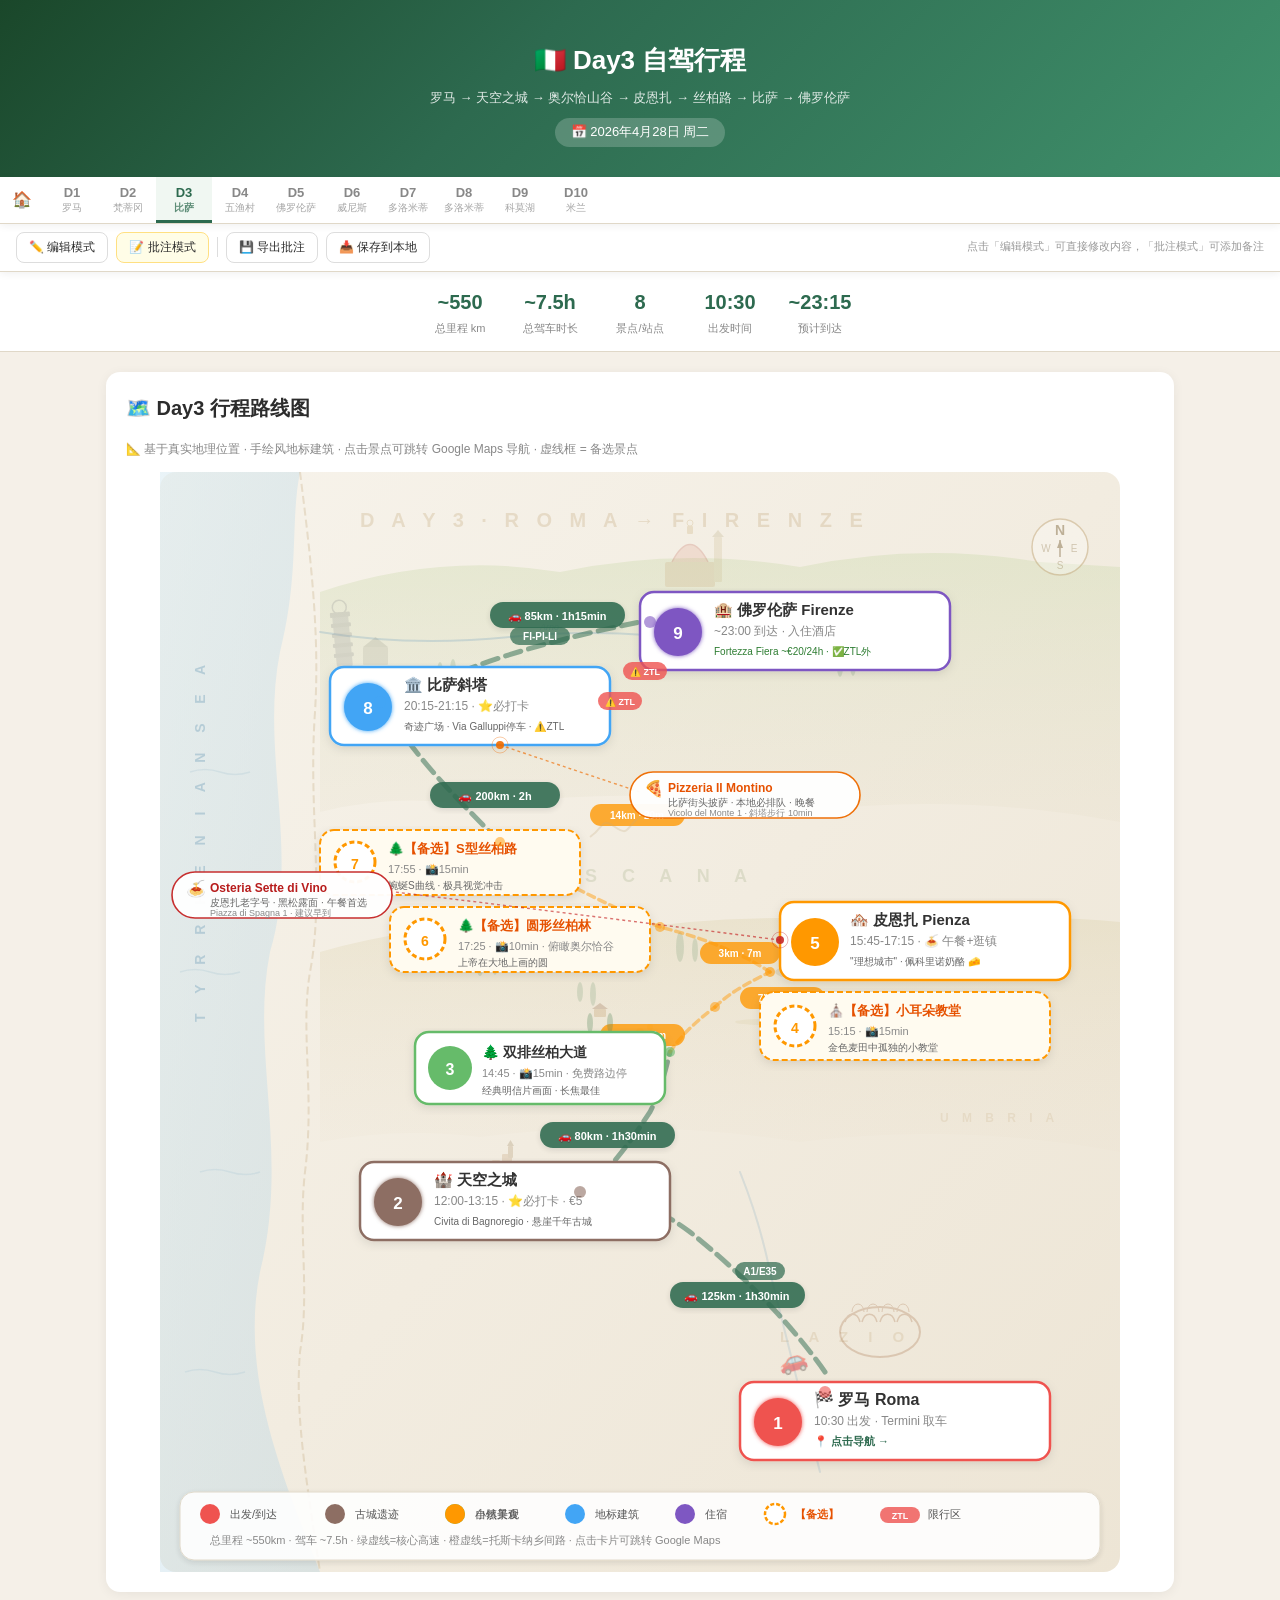
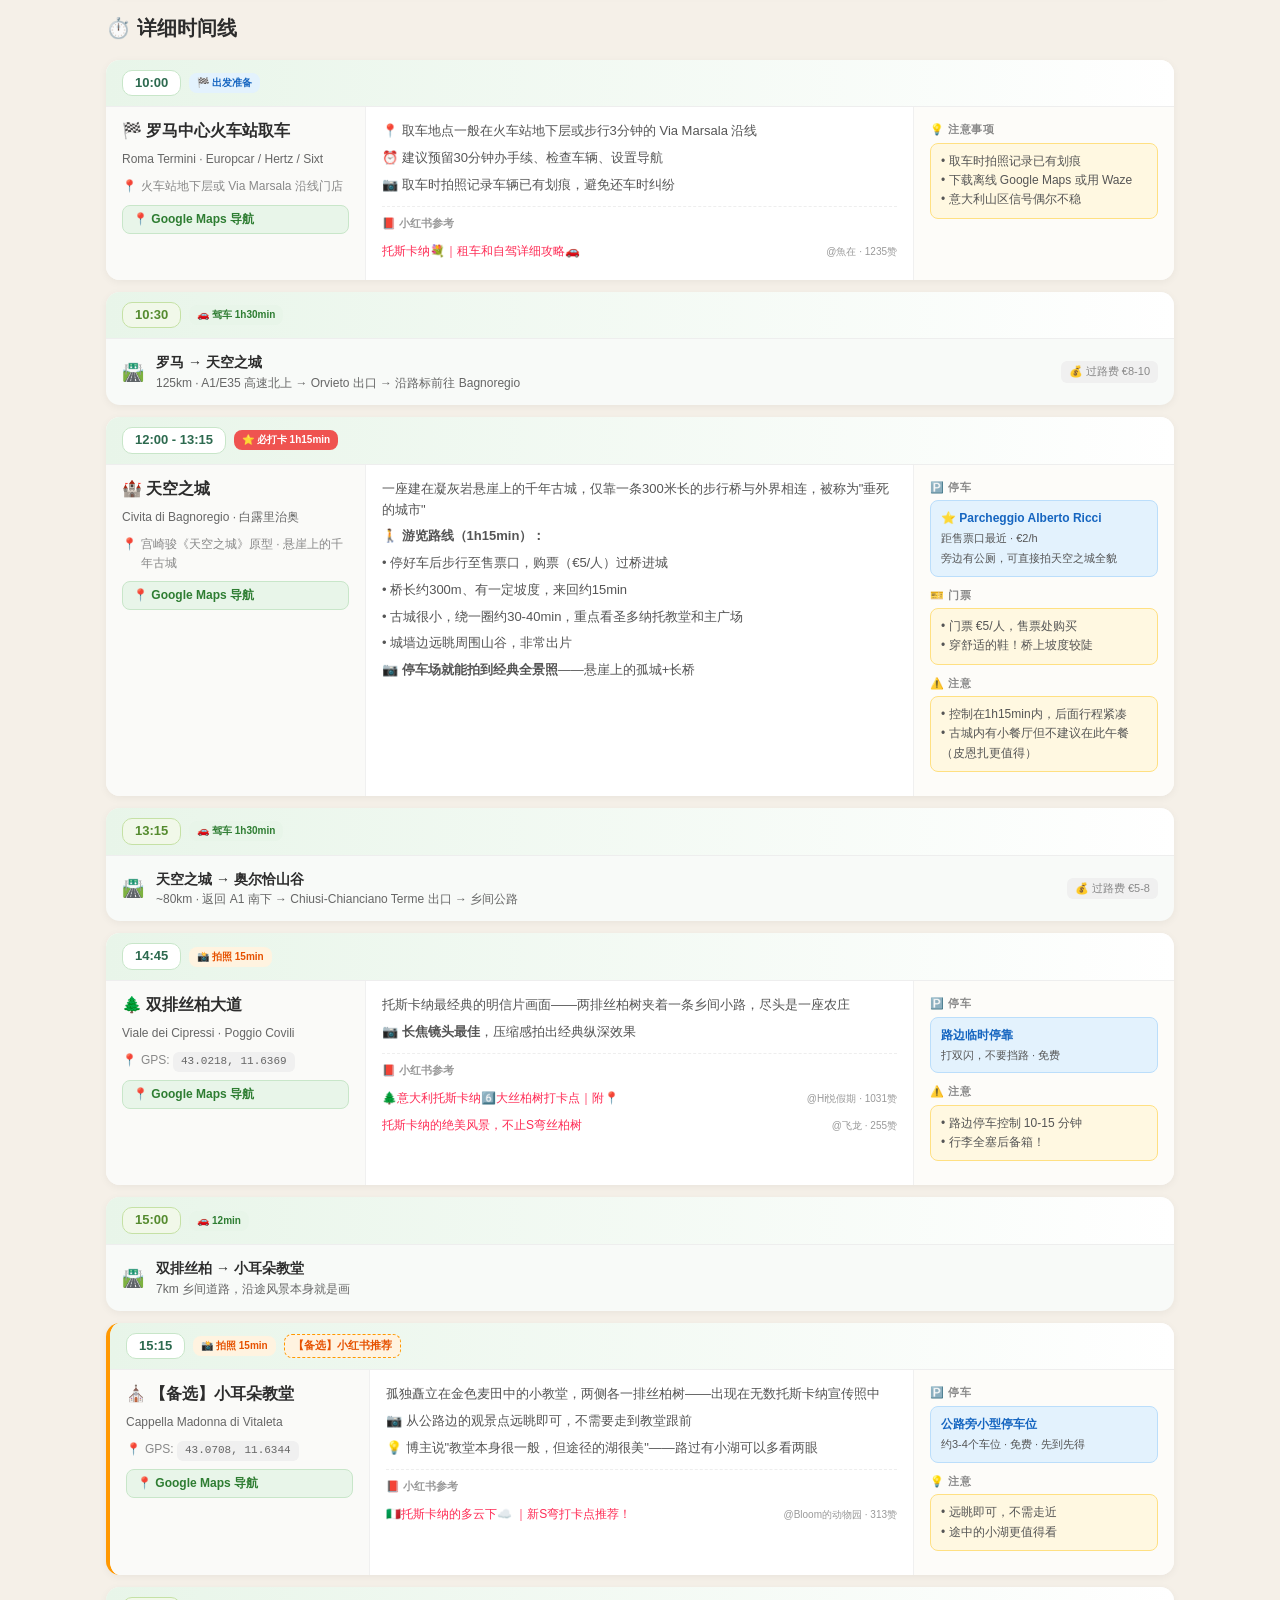
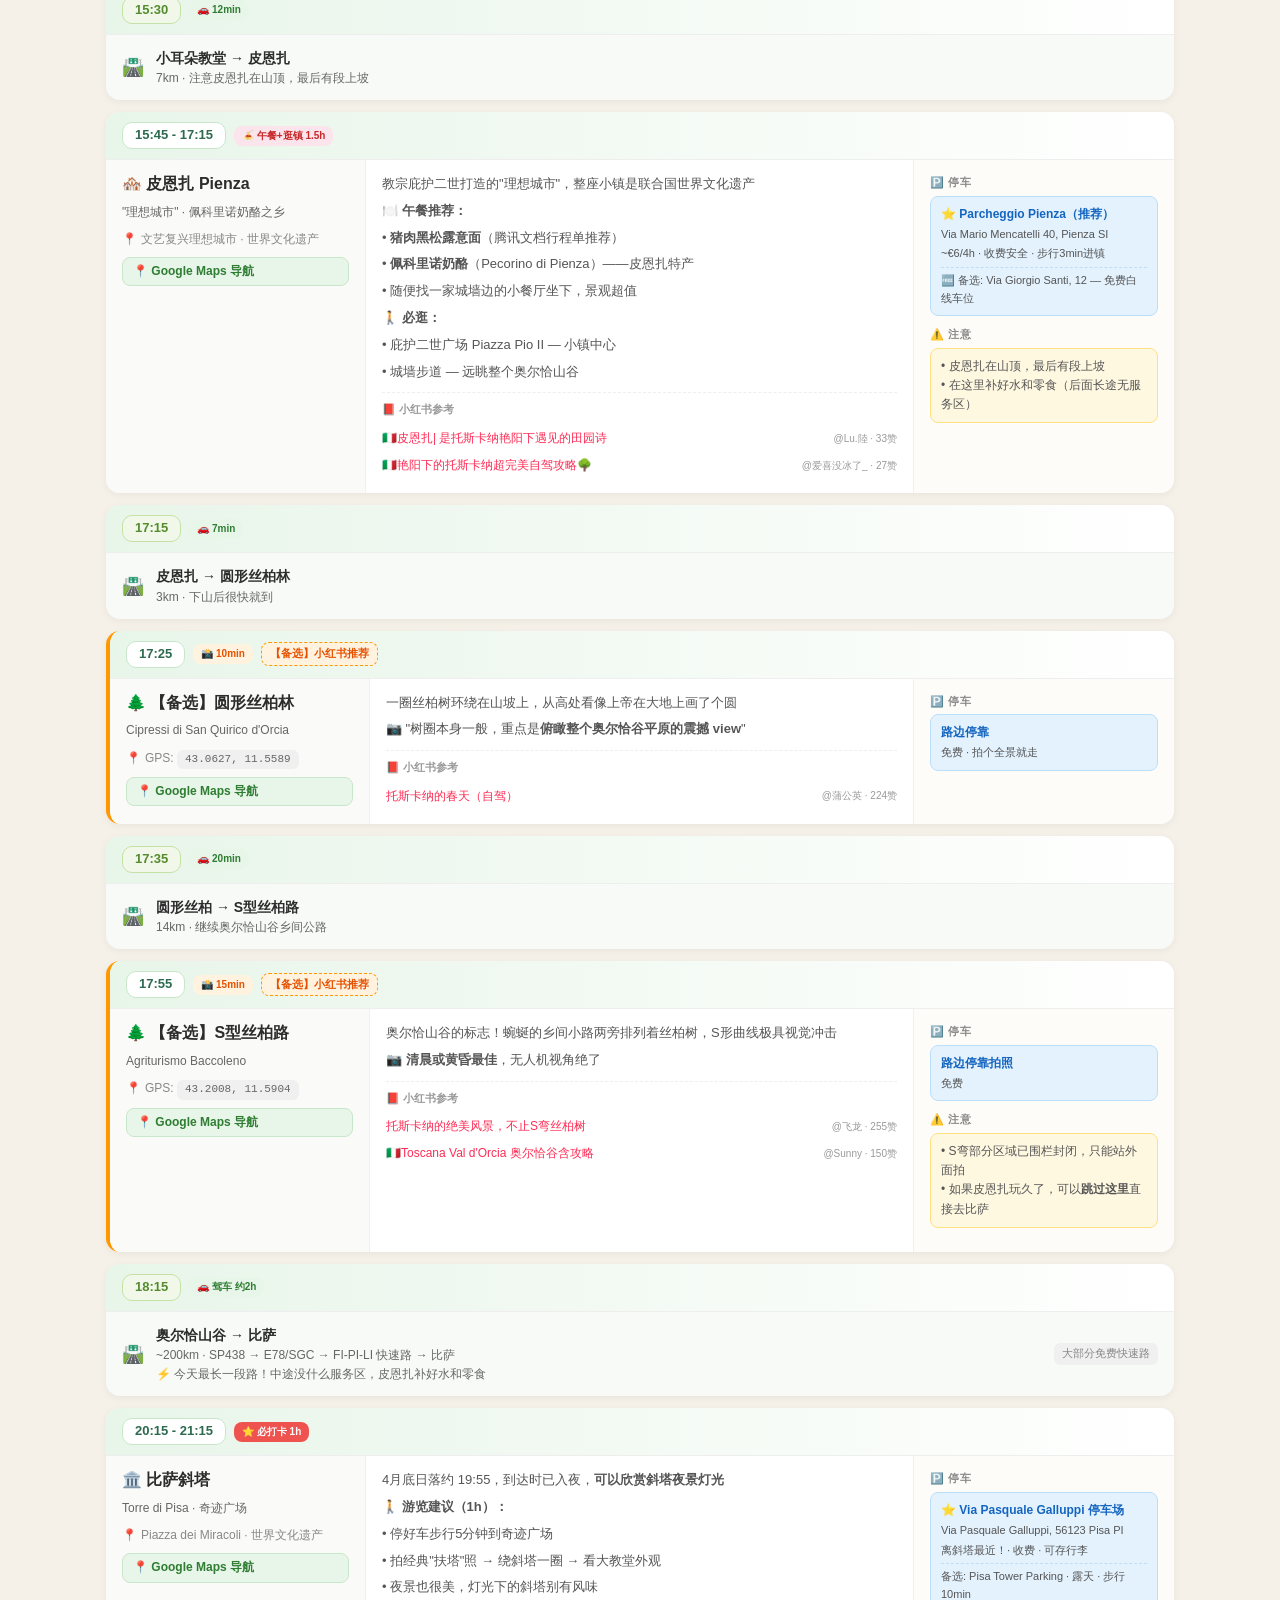
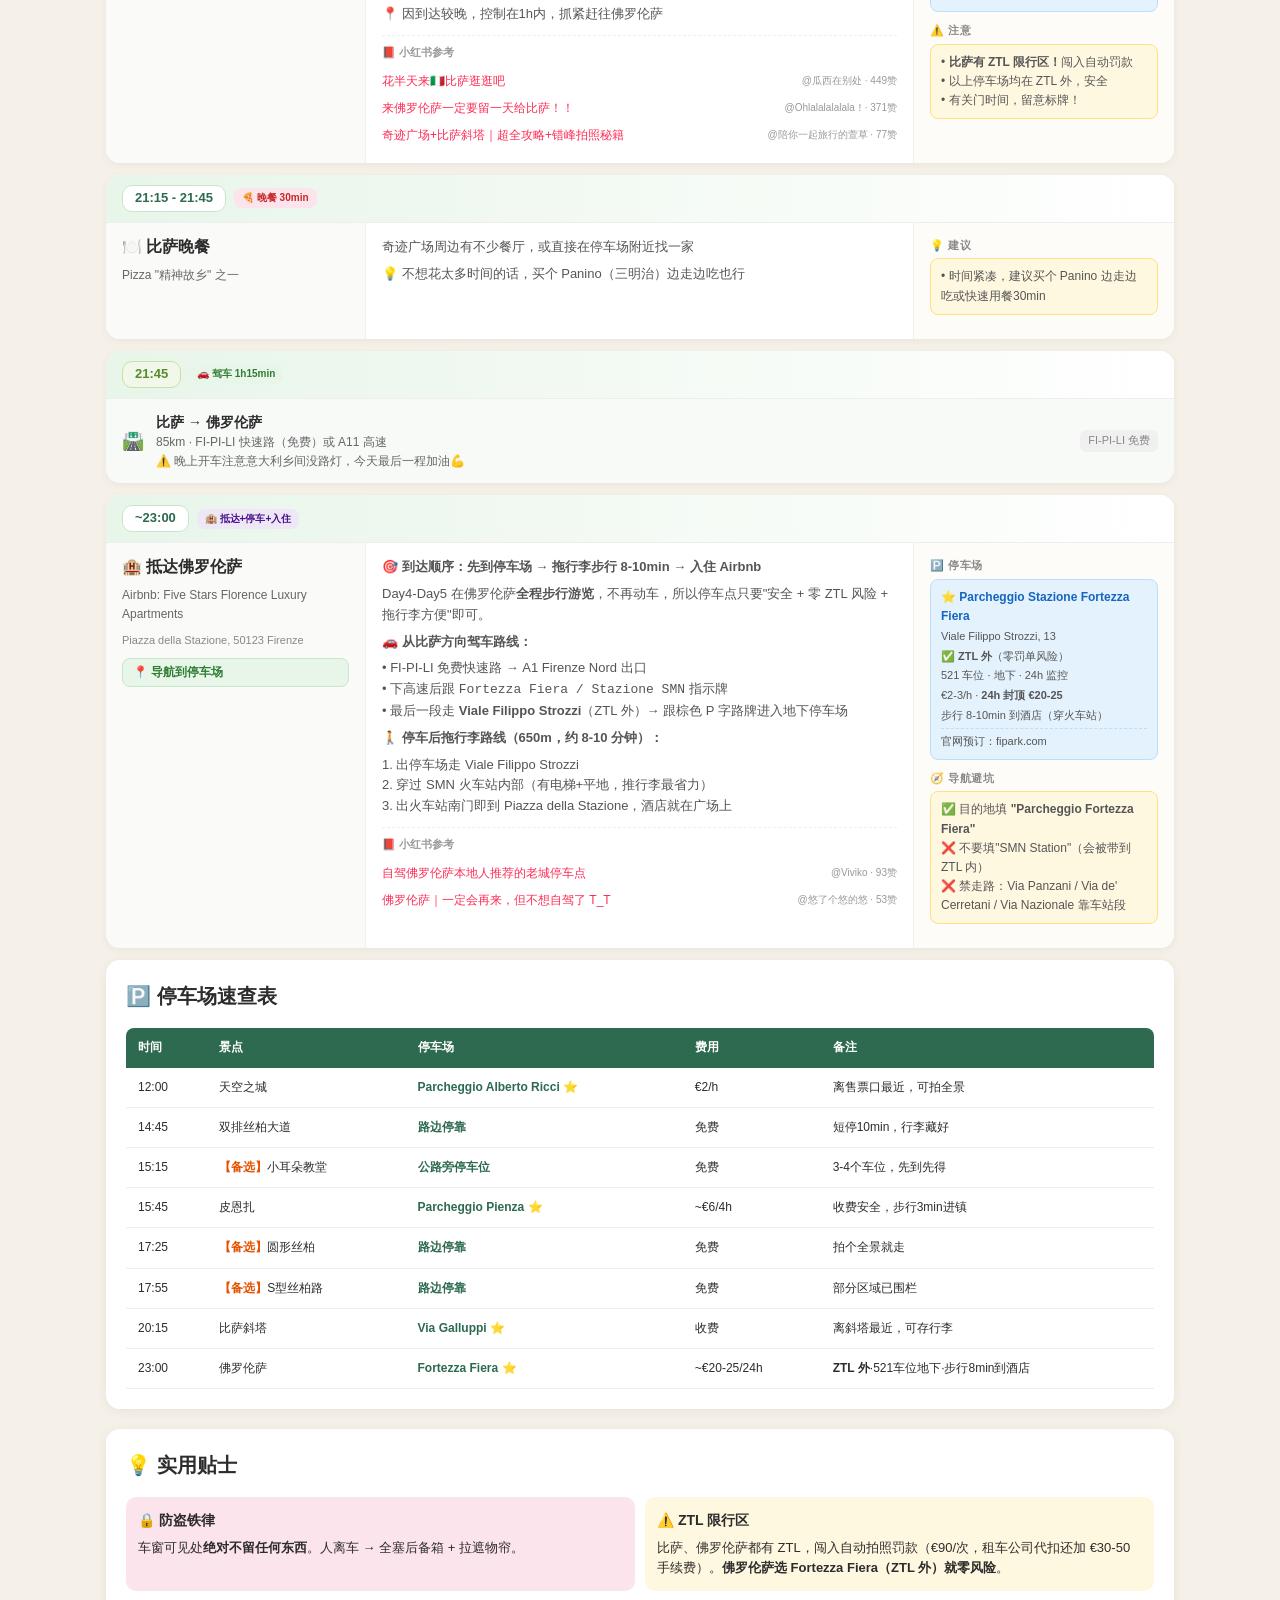
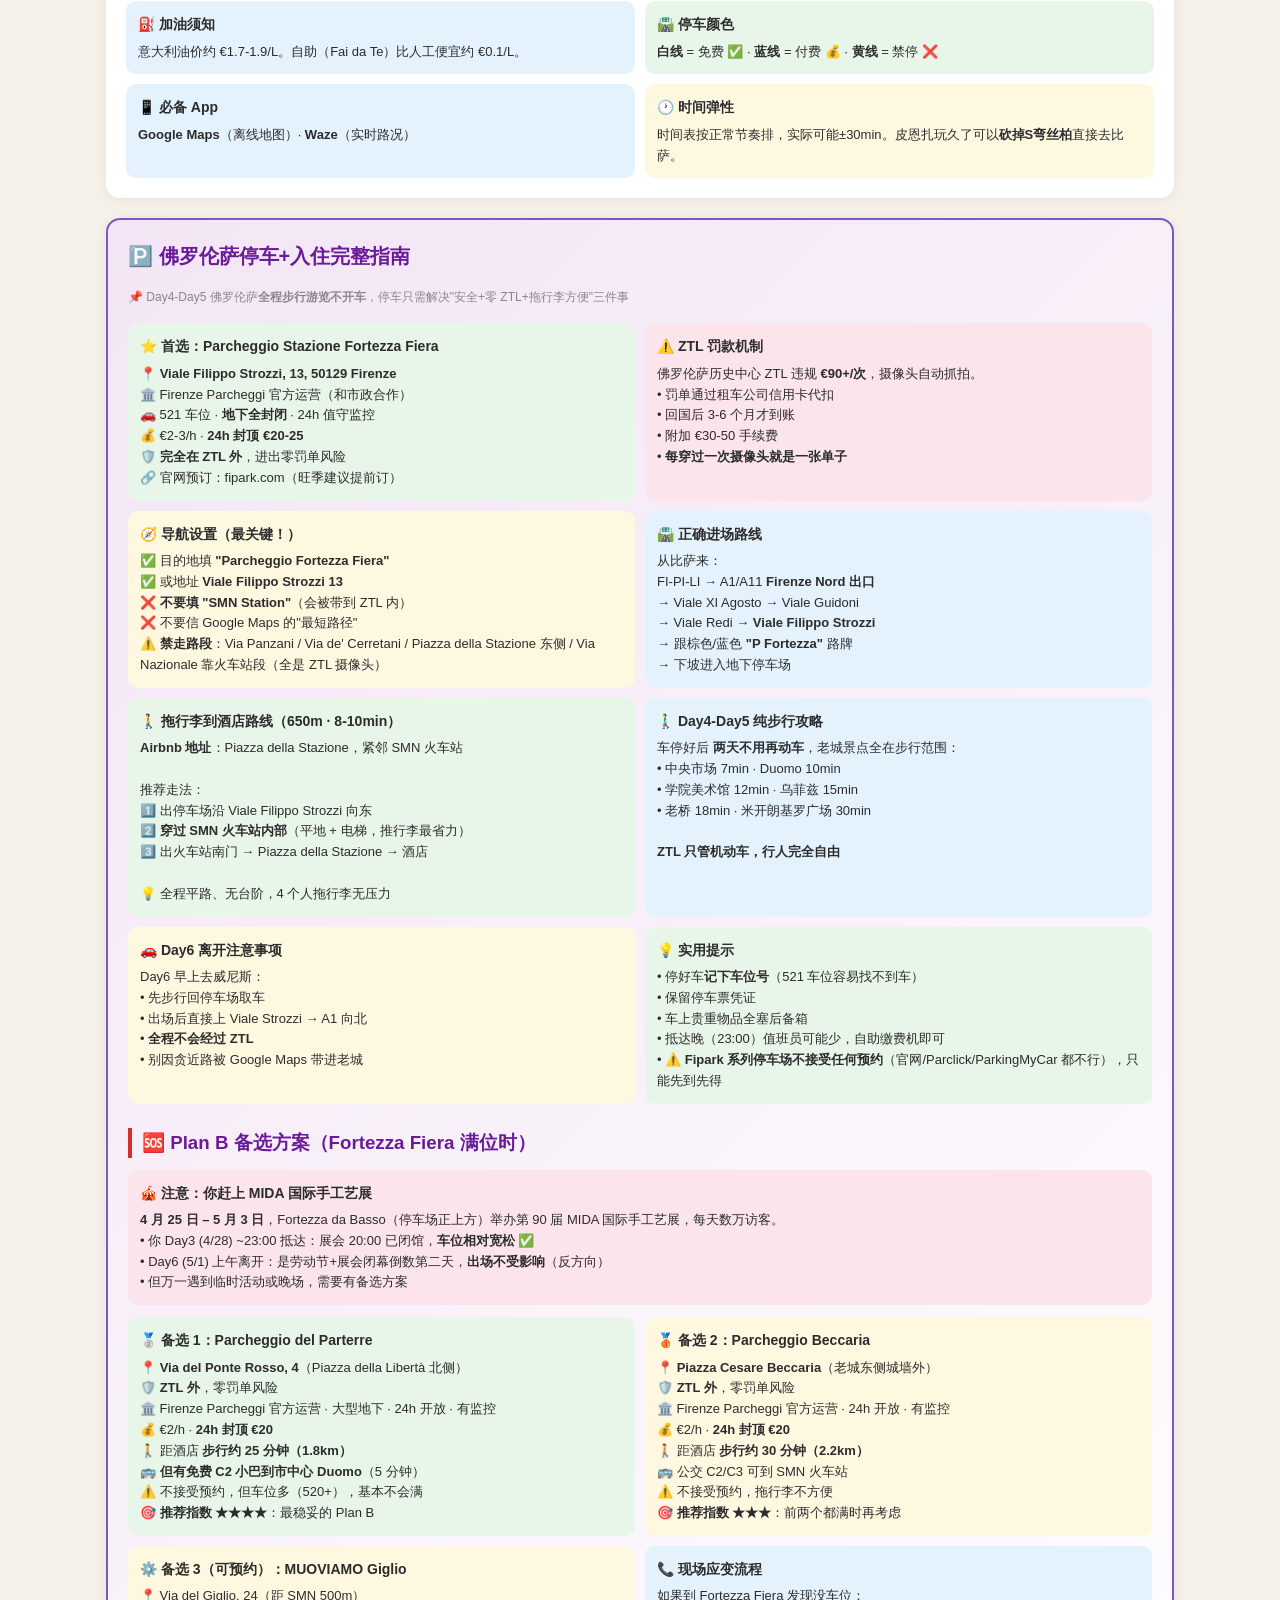
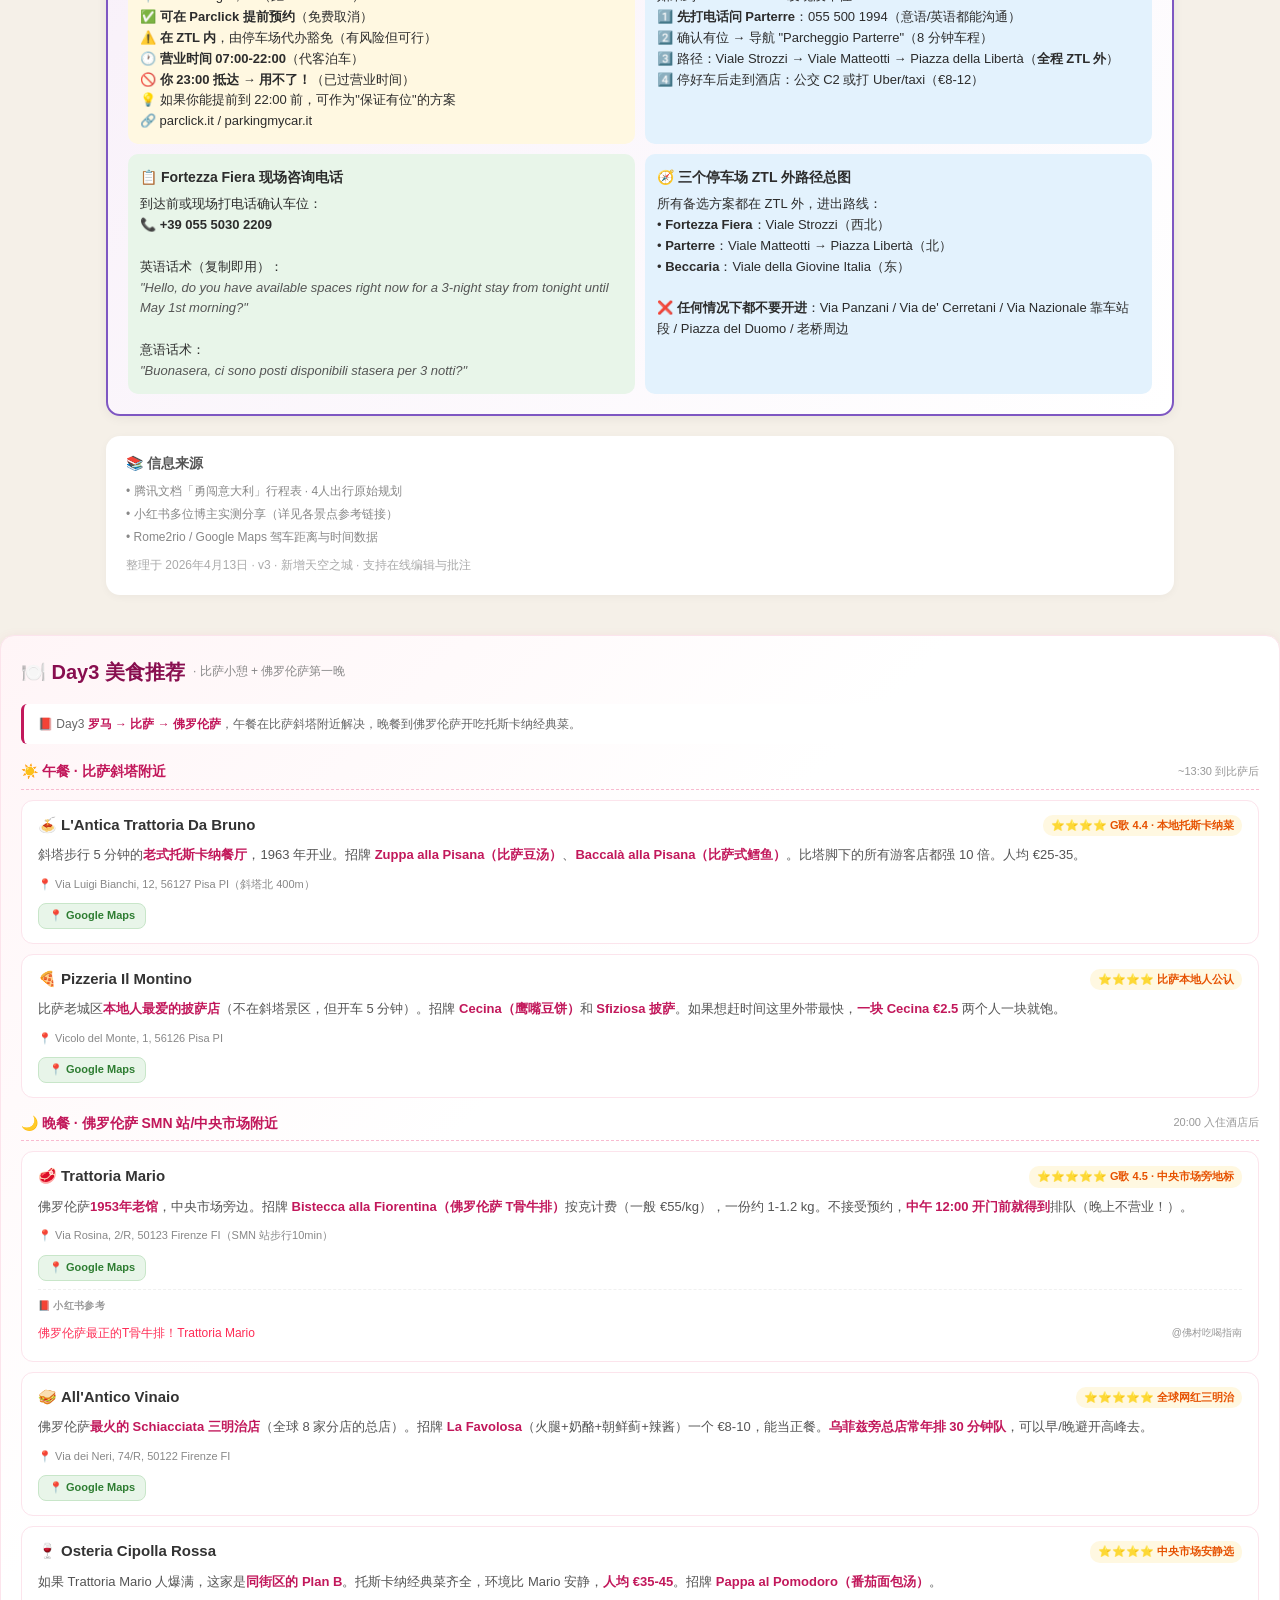
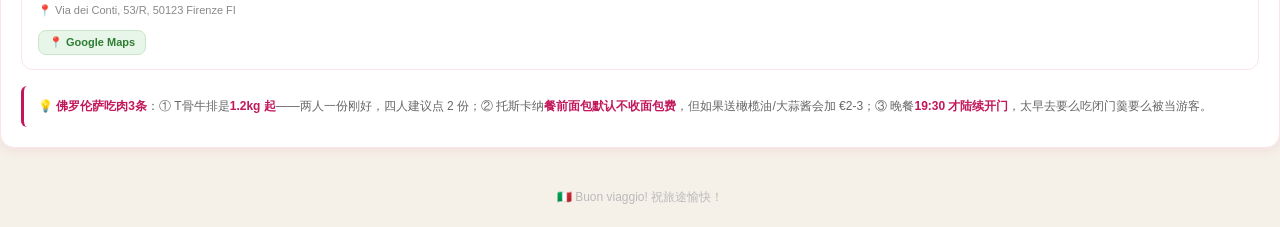
<file: day3.html>
<!DOCTYPE html>
<html lang="zh-CN">
<head>
<meta charset="UTF-8">
<meta name="viewport" content="width=device-width, initial-scale=1.0, maximum-scale=5.0">
<link rel="stylesheet" href="mobile-fix.css">
<title>Day3 行程详细规划 | 罗马→托斯卡纳→比萨→佛罗伦萨</title>
<style>
  :root {
    --green: #2d6a4f;
    --green-light: #e8f5e9;
    --orange: #ff9800;
    --red: #ef5350;
    --blue: #42a5f5;
    --purple: #7e57c2;
    --bg: #f5f0e8;
    --card: #ffffff;
    --text: #2c2c2c;
    --text-secondary: #666;
    --border: #e0d8c8;
    --note-bg: #fffde7;
    --note-border: #ffe082;
  }
  * { margin: 0; padding: 0; box-sizing: border-box; }
  body {
    font-family: -apple-system, BlinkMacSystemFont, 'Segoe UI', Roboto, 'Helvetica Neue', sans-serif;
    background: var(--bg);
    color: var(--text);
    line-height: 1.6;
    -webkit-text-size-adjust: 100%;
  }

  /* ===== Header ===== */
  .hero {
    background: linear-gradient(135deg, #1a472a 0%, #2d6a4f 40%, #40916c 100%);
    color: white;
    padding: 40px 20px 30px;
    text-align: center;
    position: relative;
  }
  .hero h1 { font-size: 26px; margin-bottom: 6px; }
  .hero .subtitle { font-size: 13px; opacity: 0.85; }
  .hero .date-badge {
    display: inline-block;
    background: rgba(255,255,255,0.2);
    padding: 4px 16px;
    border-radius: 20px;
    font-size: 13px;
    margin-top: 10px;
  }

  /* ===== Toolbar ===== */
  .toolbar {
    position: sticky;
    top: 0;
    z-index: 90;
    background: white;
    border-bottom: 1px solid var(--border);
    padding: 8px 16px;
    display: flex;
    align-items: center;
    gap: 8px;
    flex-wrap: wrap;
    box-shadow: 0 2px 8px rgba(0,0,0,0.06);
  }
  .toolbar-btn {
    display: inline-flex;
    align-items: center;
    gap: 4px;
    padding: 6px 12px;
    border-radius: 8px;
    border: 1px solid #ddd;
    background: white;
    font-size: 12px;
    cursor: pointer;
    transition: all 0.2s;
    white-space: nowrap;
    color: var(--text);
  }
  .toolbar-btn:hover { background: #f0f0f0; }
  .toolbar-btn.active { background: var(--green); color: white; border-color: var(--green); }
  .toolbar-btn.btn-note { border-color: var(--note-border); background: var(--note-bg); }
  .toolbar-btn.btn-note:hover { background: #fff8e1; }
  .toolbar-sep { width: 1px; height: 20px; background: #ddd; }
  .toolbar-hint { font-size: 11px; color: #999; margin-left: auto; }

  /* ===== Stats Bar ===== */
  .stats-bar {
    display: flex;
    justify-content: center;
    gap: 20px;
    padding: 14px 16px;
    background: white;
    border-bottom: 1px solid var(--border);
    flex-wrap: wrap;
  }
  .stat-item { text-align: center; min-width: 70px; }
  .stat-item .num { font-size: 20px; font-weight: 700; color: var(--green); }
  .stat-item .label { font-size: 11px; color: #888; margin-top: 2px; }

  /* ===== Container ===== */
  .container { max-width: 1100px; margin: 0 auto; padding: 20px 16px; }

  /* ===== Section Title ===== */
  .section-title {
    font-size: 20px;
    font-weight: 700;
    margin-bottom: 16px;
    display: flex;
    align-items: center;
    gap: 8px;
  }

  /* ===== Timeline Item (3-column) ===== */
  .tl-item {
    display: grid;
    grid-template-columns: 260px 1fr 260px;
    gap: 0;
    margin-bottom: 12px;
    border-radius: 14px;
    overflow: hidden;
    box-shadow: 0 2px 8px rgba(0,0,0,0.05);
    background: var(--card);
    position: relative;
  }
  .tl-item.item-drive {
    grid-template-columns: 1fr;
    background: #f8faf8;
  }

  /* Time badge across top */
  .tl-time-bar {
    grid-column: 1 / -1;
    display: flex;
    align-items: center;
    gap: 8px;
    padding: 10px 16px;
    background: linear-gradient(90deg, var(--green-light) 0%, white 100%);
    border-bottom: 1px solid #eee;
  }
  .tl-time-tag {
    font-size: 13px;
    font-weight: 700;
    color: var(--green);
    background: white;
    padding: 2px 12px;
    border-radius: 10px;
    border: 1px solid #c8e6c9;
    white-space: nowrap;
  }
  .tl-type-badge {
    font-size: 10px;
    padding: 2px 8px;
    border-radius: 8px;
    font-weight: 600;
  }
  .badge-photo { background: #fff3e0; color: #e65100; }
  .badge-food { background: #fce4ec; color: #c62828; }
  .badge-drive { background: #e8f5e9; color: #2e7d32; }
  .badge-must { background: var(--red); color: white; }
  .badge-stay { background: #ede7f6; color: #4a148c; }
  .badge-start { background: #e3f2fd; color: #1565c0; }

  /* Left column: Location */
  .tl-left {
    padding: 14px 16px;
    border-right: 1px solid #f0f0f0;
    display: flex;
    flex-direction: column;
    gap: 8px;
    background: #fafaf8;
  }
  .tl-spot-name {
    font-size: 16px;
    font-weight: 700;
    color: var(--text);
    line-height: 1.3;
  }
  .tl-spot-subname {
    font-size: 12px;
    color: var(--text-secondary);
  }
  .tl-spot-addr {
    font-size: 12px;
    color: #888;
    display: flex;
    align-items: flex-start;
    gap: 4px;
  }
  .tl-spot-addr .addr-icon { flex-shrink: 0; }
  .gps-tag {
    display: inline-block;
    background: #f0f0f0;
    padding: 1px 8px;
    border-radius: 6px;
    font-family: 'SF Mono', 'Courier New', monospace;
    font-size: 11px;
    color: #666;
  }
  .gmap-link {
    display: inline-flex;
    align-items: center;
    gap: 4px;
    background: var(--green-light);
    color: #2e7d32;
    padding: 4px 10px;
    border-radius: 8px;
    font-size: 12px;
    font-weight: 600;
    text-decoration: none;
    border: 1px solid #c8e6c9;
    transition: all 0.2s;
  }
  .gmap-link:hover { background: #2e7d32; color: white; }

  /* Middle column: Description */
  .tl-mid {
    padding: 14px 16px;
    border-right: 1px solid #f0f0f0;
  }
  .tl-mid p { font-size: 13px; color: #555; margin-bottom: 6px; }
  .tl-mid p:last-child { margin-bottom: 0; }

  /* XHS links */
  .xhs-links {
    margin-top: 10px;
    padding-top: 8px;
    border-top: 1px dashed #eee;
  }
  .xhs-links-title {
    font-size: 11px;
    color: #999;
    margin-bottom: 6px;
    font-weight: 600;
  }
  .xhs-link-item {
    display: flex;
    align-items: center;
    gap: 6px;
    padding: 4px 0;
    font-size: 12px;
  }
  .xhs-link-item a {
    color: #fe2c55;
    text-decoration: none;
    font-weight: 500;
    flex: 1;
    overflow: hidden;
    text-overflow: ellipsis;
    white-space: nowrap;
  }
  .xhs-link-item a:hover { text-decoration: underline; }
  .xhs-link-item .xhs-stats { font-size: 10px; color: #999; white-space: nowrap; }

  /* Right column: Notes & Parking */
  .tl-right {
    padding: 14px 16px;
    background: #fdfcf9;
  }
  .tl-right-section {
    margin-bottom: 10px;
  }
  .tl-right-section:last-child { margin-bottom: 0; }
  .tl-right-label {
    font-size: 11px;
    font-weight: 700;
    color: #888;
    text-transform: uppercase;
    margin-bottom: 4px;
    letter-spacing: 0.5px;
  }
  .parking-mini {
    background: #e3f2fd;
    border: 1px solid #bbdefb;
    border-radius: 8px;
    padding: 8px 10px;
    font-size: 12px;
  }
  .parking-mini .pm-name { font-weight: 600; color: #1565c0; }
  .parking-mini .pm-detail { color: #555; font-size: 11px; margin-top: 2px; }
  .tip-mini {
    background: #fff8e1;
    border: 1px solid #ffe082;
    border-radius: 8px;
    padding: 8px 10px;
    font-size: 12px;
    color: #555;
  }

  /* Drive card (single column) */
  .drive-card {
    padding: 12px 16px;
    display: flex;
    align-items: center;
    gap: 12px;
    flex-wrap: wrap;
  }
  .drive-card .drive-icon { font-size: 18px; }
  .drive-card .drive-title { font-weight: 600; font-size: 14px; }
  .drive-card .drive-detail { font-size: 12px; color: var(--text-secondary); }
  .drive-card .drive-cost {
    margin-left: auto;
    font-size: 11px;
    color: #888;
    background: #f0f0f0;
    padding: 2px 8px;
    border-radius: 6px;
  }

  /* ===== Editable Styles ===== */
  [contenteditable="true"] {
    outline: none;
    border-radius: 4px;
    transition: background 0.2s;
  }
  .edit-mode [contenteditable="true"]:hover {
    background: rgba(45,106,79,0.06);
  }
  .edit-mode [contenteditable="true"]:focus {
    background: rgba(45,106,79,0.1);
    box-shadow: inset 0 0 0 1px rgba(45,106,79,0.3);
  }

  /* ===== Annotation ===== */
  .annotation-marker {
    display: none;
  }
  .annotate-mode .annotation-marker {
    display: inline-flex;
    align-items: center;
    justify-content: center;
    width: 18px;
    height: 18px;
    background: var(--orange);
    color: white;
    border-radius: 50%;
    font-size: 10px;
    font-weight: 700;
    cursor: pointer;
    margin-left: 4px;
    vertical-align: middle;
    line-height: 1;
  }

  .user-note {
    background: var(--note-bg);
    border: 1px solid var(--note-border);
    border-radius: 8px;
    padding: 8px 10px;
    margin-top: 6px;
    font-size: 12px;
    position: relative;
  }
  .user-note::before {
    content: '📝 我的批注';
    display: block;
    font-size: 10px;
    font-weight: 700;
    color: #f57f17;
    margin-bottom: 4px;
  }
  .user-note .note-delete {
    position: absolute;
    top: 6px;
    right: 8px;
    cursor: pointer;
    font-size: 12px;
    color: #ccc;
  }
  .user-note .note-delete:hover { color: var(--red); }

  .add-note-btn {
    display: none;
    margin-top: 6px;
    padding: 4px 10px;
    border-radius: 6px;
    border: 1px dashed var(--note-border);
    background: transparent;
    color: #f57f17;
    font-size: 11px;
    cursor: pointer;
    transition: all 0.2s;
  }
  .add-note-btn:hover { background: var(--note-bg); }
  .annotate-mode .add-note-btn { display: inline-block; }

  /* ===== Parking Summary Table ===== */
  .parking-summary {
    background: var(--card);
    border-radius: 14px;
    padding: 20px;
    margin-bottom: 20px;
    box-shadow: 0 2px 12px rgba(0,0,0,0.06);
    overflow-x: auto;
    -webkit-overflow-scrolling: touch;
  }
  .parking-table {
    width: 100%;
    border-collapse: separate;
    border-spacing: 0;
    font-size: 12px;
    min-width: 550px;
  }
  .parking-table thead th {
    background: var(--green);
    color: white;
    padding: 10px 12px;
    text-align: left;
    font-size: 12px;
    white-space: nowrap;
  }
  .parking-table thead th:first-child { border-radius: 8px 0 0 0; }
  .parking-table thead th:last-child { border-radius: 0 8px 0 0; }
  .parking-table tbody td {
    padding: 10px 12px;
    border-bottom: 1px solid #eee;
    vertical-align: top;
  }
  .parking-table tbody tr:hover { background: #f5f9f5; }
  .p-name { font-weight: 600; color: var(--green); }

  /* ===== Tips ===== */
  .tips-section {
    background: var(--card);
    border-radius: 14px;
    padding: 20px;
    margin-bottom: 20px;
    box-shadow: 0 2px 12px rgba(0,0,0,0.06);
  }
  .tip-grid {
    display: grid;
    grid-template-columns: 1fr 1fr;
    gap: 10px;
  }
  .tip-card {
    border-radius: 10px;
    padding: 12px;
    font-size: 13px;
  }
  .tip-card h4 { font-size: 14px; margin-bottom: 6px; }
  .tip-card.tip-danger { background: #fce4ec; }
  .tip-card.tip-warn { background: #fff8e1; }
  .tip-card.tip-info { background: #e3f2fd; }
  .tip-card.tip-ok { background: var(--green-light); }

  /* ===== Sources ===== */
  .sources {
    background: var(--card);
    border-radius: 14px;
    padding: 16px 20px;
    margin-bottom: 20px;
    box-shadow: 0 2px 8px rgba(0,0,0,0.04);
    font-size: 12px;
    color: #888;
  }
  .sources h3 { font-size: 14px; color: #555; margin-bottom: 8px; }
  .sources p { margin-bottom: 4px; }

  /* ===== Footer ===== */
  .footer {
    text-align: center;
    padding: 20px;
    color: #bbb;
    font-size: 12px;
  }

  /* ===== Responsive: Mobile ===== */
  @media (max-width: 768px) {
    .tl-item {
      grid-template-columns: 1fr !important;
    }
    .tl-left, .tl-mid, .tl-right {
      border-right: none !important;
      border-bottom: 1px solid #f0f0f0;
    }
    .tl-right { border-bottom: none; }
    .tip-grid { grid-template-columns: 1fr; }
    .hero h1 { font-size: 22px; }
    .stats-bar { gap: 12px; }
    .toolbar-hint { display: none; }
    .container { padding: 12px 10px; }
    .drive-card { flex-direction: column; align-items: flex-start; }
    .drive-card .drive-cost { margin-left: 0; }
  }

  /* ===== Print ===== */
  @media print {
    .toolbar { display: none; }
    .add-note-btn { display: none; }
    .annotation-marker { display: none; }
    body { background: white; }
  }

  /* Day Tab 切换栏 */
  .day-tabs {
    display: flex;
    align-items: center;
    gap: 0;
    background: #fff;
    border-bottom: 1px solid #e0d8c8;
    overflow-x: auto;
    -webkit-overflow-scrolling: touch;
    scrollbar-width: none;
    position: sticky;
    top: 0;
    z-index: 200;
    box-shadow: 0 2px 8px rgba(0,0,0,0.06);
  }
  .day-tabs::-webkit-scrollbar { display: none; }
  .day-tab {
    display: flex;
    flex-direction: column;
    align-items: center;
    justify-content: center;
    min-width: 56px;
    padding: 8px 6px 6px;
    text-decoration: none;
    color: #888;
    font-size: 12px;
    font-weight: 500;
    border-bottom: 3px solid transparent;
    transition: all 0.2s;
    flex-shrink: 0;
    line-height: 1.2;
  }
  .day-tab:hover { color: #333; background: #f9f7f2; }
  .day-tab.active {
    color: #2d6a4f;
    font-weight: 700;
    border-bottom-color: #2d6a4f;
    background: #f0f7f2;
  }
  .day-tab .tab-day { font-size: 13px; font-weight: 700; }
  .day-tab .tab-city { font-size: 10px; margin-top: 1px; opacity: 0.75; }
  .day-tab-home {
    min-width: 44px;
    padding: 8px 10px 6px;
    font-size: 16px;
  }


  /* ===== 🍽️ 美食推荐模块（全局） ===== */
  .food-section {
    background: linear-gradient(135deg, #fff5f7 0%, #fff 40%);
    border-radius: 14px;
    padding: 20px;
    margin-bottom: 20px;
    box-shadow: 0 2px 12px rgba(194,24,91,0.08);
    border: 1px solid #fce4ec;
  }
  .food-section .section-title { color: #880e4f; }
  .food-intro {
    background: #fff;
    border-left: 3px solid #c2185b;
    padding: 10px 14px;
    border-radius: 6px;
    font-size: 12px;
    color: #666;
    margin-bottom: 16px;
    line-height: 1.7;
  }
  .food-intro strong { color: #c2185b; }
  .food-slot-title {
    font-size: 14px;
    font-weight: 700;
    color: #c2185b;
    margin: 14px 0 10px;
    display: flex;
    align-items: center;
    gap: 6px;
    padding-bottom: 6px;
    border-bottom: 1px dashed #f8bbd0;
  }
  .food-slot-title .slot-time {
    font-size: 11px;
    font-weight: 500;
    color: #999;
    margin-left: auto;
  }
  .food-card {
    background: #fff;
    border: 1px solid #fce4ec;
    border-radius: 12px;
    padding: 14px 16px;
    margin-bottom: 10px;
    transition: all 0.2s;
  }
  .food-card:hover { border-color: #c2185b; box-shadow: 0 4px 12px rgba(194,24,91,0.1); }
  .food-card-header {
    display: flex;
    align-items: flex-start;
    justify-content: space-between;
    gap: 10px;
    margin-bottom: 8px;
    flex-wrap: wrap;
  }
  .food-card-name {
    font-size: 15px;
    font-weight: 700;
    color: #333;
    line-height: 1.3;
  }
  .food-card-name .food-icon { color: #c2185b; margin-right: 4px; }
  .food-card-rating {
    font-size: 11px;
    background: #fff8e1;
    color: #e65100;
    padding: 2px 8px;
    border-radius: 10px;
    white-space: nowrap;
    font-weight: 600;
  }
  .food-card-desc {
    font-size: 13px;
    color: #555;
    line-height: 1.65;
    margin-bottom: 10px;
  }
  .food-card-desc strong { color: #c2185b; }
  .food-card-addr {
    font-size: 11px;
    color: #888;
    margin-bottom: 8px;
    display: flex;
    align-items: flex-start;
    gap: 4px;
  }
  .food-gmap-link {
    display: inline-flex;
    align-items: center;
    gap: 3px;
    background: #e8f5e9;
    color: #2e7d32;
    padding: 3px 10px;
    border-radius: 8px;
    font-size: 11px;
    font-weight: 600;
    text-decoration: none;
    border: 1px solid #c8e6c9;
    margin-right: 6px;
    transition: all 0.2s;
  }
  .food-gmap-link:hover { background: #2e7d32; color: white; }
  .food-xhs-block {
    margin-top: 8px;
    padding-top: 8px;
    border-top: 1px dashed #f0f0f0;
  }
  .food-xhs-title {
    font-size: 10px;
    color: #999;
    font-weight: 700;
    margin-bottom: 6px;
    letter-spacing: 0.3px;
  }
  .food-xhs-item {
    display: flex;
    align-items: center;
    gap: 6px;
    padding: 4px 0;
    font-size: 12px;
  }
  .food-xhs-item a {
    color: #fe2c55;
    text-decoration: none;
    font-weight: 500;
    flex: 1;
    overflow: hidden;
    text-overflow: ellipsis;
    white-space: nowrap;
  }
  .food-xhs-item a:hover { text-decoration: underline; }
  .food-xhs-item .xhs-meta {
    font-size: 10px;
    color: #999;
    white-space: nowrap;
  }
  @media (max-width: 640px) {
    .food-card-header { flex-direction: column; align-items: flex-start; gap: 4px; }
    .food-card-name { font-size: 14px; }
  }

</style>
</head>
<body>

<!-- Hero -->
<div class="hero">
  <h1>🇮🇹 Day3 自驾行程</h1>
  <div class="subtitle">罗马 → 天空之城 → 奥尔恰山谷 → 皮恩扎 → 丝柏路 → 比萨 → 佛罗伦萨</div>
  <div class="date-badge">📅 2026年4月28日 周二</div>
</div>

<!-- Toolbar -->
<div class="day-tabs" id="dayTabs">
  <a class="day-tab day-tab-home" href="index.html" title="首页">🏠</a>
  <a class="day-tab" href="day1.html"><span class="tab-day">D1</span><span class="tab-city">罗马</span></a>
  <a class="day-tab" href="day2.html"><span class="tab-day">D2</span><span class="tab-city">梵蒂冈</span></a>
  <a class="day-tab active" href="day3.html"><span class="tab-day">D3</span><span class="tab-city">比萨</span></a>
  <a class="day-tab" href="day4.html"><span class="tab-day">D4</span><span class="tab-city">五渔村</span></a>
  <a class="day-tab" href="day5.html"><span class="tab-day">D5</span><span class="tab-city">佛罗伦萨</span></a>
  <a class="day-tab" href="day6.html"><span class="tab-day">D6</span><span class="tab-city">威尼斯</span></a>
  <a class="day-tab" href="day7.html"><span class="tab-day">D7</span><span class="tab-city">多洛米蒂</span></a>
  <a class="day-tab" href="day8.html"><span class="tab-day">D8</span><span class="tab-city">多洛米蒂</span></a>
  <a class="day-tab" href="day9.html"><span class="tab-day">D9</span><span class="tab-city">科莫湖</span></a>
  <a class="day-tab" href="day10.html"><span class="tab-day">D10</span><span class="tab-city">米兰</span></a>
</div>
<div class="toolbar" id="toolbar">
  <button class="toolbar-btn" id="btn-edit" onclick="toggleEdit()">✏️ 编辑模式</button>
  <button class="toolbar-btn btn-note" id="btn-annotate" onclick="toggleAnnotate()">📝 批注模式</button>
  <div class="toolbar-sep"></div>
  <button class="toolbar-btn" onclick="exportNotes()">💾 导出批注</button>
  <button class="toolbar-btn" onclick="saveLocal()">📥 保存到本地</button>
  <span class="toolbar-hint" id="toolbar-hint">点击「编辑模式」可直接修改内容，「批注模式」可添加备注</span>
</div>

<!-- Stats -->
<div class="stats-bar">
  <div class="stat-item"><div class="num">~550</div><div class="label">总里程 km</div></div>
  <div class="stat-item"><div class="num">~7.5h</div><div class="label">总驾车时长</div></div>
  <div class="stat-item"><div class="num">8</div><div class="label">景点/站点</div></div>
  <div class="stat-item"><div class="num">10:30</div><div class="label">出发时间</div></div>
  <div class="stat-item"><div class="num">~23:15</div><div class="label">预计到达</div></div>
</div>

<div class="container">

<!-- ===== Geographic Illustrated Route Map ===== -->
<div class="map-section" style="background:var(--card);border-radius:14px;padding:20px;margin-bottom:20px;box-shadow:0 2px 12px rgba(0,0,0,0.06);">
  <h2 class="section-title">🗺️ Day3 行程路线图</h2>
  <p style="font-size:12px;color:#888;margin-bottom:12px;">📐 基于真实地理位置 · 手绘风地标建筑 · 点击景点可跳转 Google Maps 导航 · 虚线框 = 备选景点</p>

  <div style="width:100%;overflow-x:auto;-webkit-overflow-scrolling:touch;">
  <svg viewBox="0 0 960 1100" xmlns="http://www.w3.org/2000/svg" style="width:100%;max-width:960px;margin:0 auto;display:block;font-family:-apple-system,BlinkMacSystemFont,'Segoe UI',sans-serif;">
    <defs>
      <linearGradient id="mapBg" x1="0%" y1="0%" x2="100%" y2="100%">
        <stop offset="0%" style="stop-color:#f7f3eb;stop-opacity:1"/>
        <stop offset="100%" style="stop-color:#ede5d5;stop-opacity:1"/>
      </linearGradient>
      <linearGradient id="seaGrad" x1="0%" y1="0%" x2="100%" y2="100%">
        <stop offset="0%" style="stop-color:#d4e8f0;stop-opacity:0.5"/>
        <stop offset="100%" style="stop-color:#b8d4e3;stop-opacity:0.4"/>
      </linearGradient>
      <linearGradient id="hillGrad1" x1="0%" y1="0%" x2="0%" y2="100%">
        <stop offset="0%" style="stop-color:#c8d8a8;stop-opacity:0.35"/>
        <stop offset="100%" style="stop-color:#e0d8c0;stop-opacity:0.15"/>
      </linearGradient>
      <linearGradient id="hillGrad2" x1="0%" y1="0%" x2="0%" y2="100%">
        <stop offset="0%" style="stop-color:#d4c898;stop-opacity:0.25"/>
        <stop offset="100%" style="stop-color:#e8dcc8;stop-opacity:0.1"/>
      </linearGradient>
      <filter id="shadow" x="-20%" y="-20%" width="140%" height="140%">
        <feDropShadow dx="0" dy="2" stdDeviation="3" flood-color="rgba(0,0,0,0.12)"/>
      </filter>
      <filter id="cardShadow" x="-5%" y="-5%" width="110%" height="120%">
        <feDropShadow dx="0" dy="3" stdDeviation="5" flood-color="rgba(0,0,0,0.1)"/>
      </filter>
      <filter id="glow" x="-30%" y="-30%" width="160%" height="160%">
        <feGaussianBlur stdDeviation="2" result="blur"/>
        <feMerge><feMergeNode in="blur"/><feMergeNode in="SourceGraphic"/></feMerge>
      </filter>
    </defs>

    <!-- ===== BACKGROUND ===== -->
    <rect width="960" height="1100" rx="16" fill="url(#mapBg)"/>

    <!-- Tyrrhenian Sea (left side) -->
    <path d="M0,0 L0,1100 L160,1100 C120,1000 80,900 100,800 C130,680 90,580 110,480 C140,380 100,280 120,180 C140,100 130,50 140,0 Z" fill="url(#seaGrad)"/>
    <text x="45" y="550" font-size="14" fill="#8bb0c4" letter-spacing="8" font-weight="600" opacity="0.5" transform="rotate(-90,45,550)">T Y R R H E N I A N   S E A</text>
    <!-- Sea waves -->
    <g opacity="0.15" stroke="#7ba8c0" stroke-width="1.5" fill="none">
      <path d="M30,300 Q45,295 60,300 Q75,305 90,300"/>
      <path d="M20,500 Q35,495 50,500 Q65,505 80,500"/>
      <path d="M40,700 Q55,695 70,700 Q85,705 100,700"/>
      <path d="M25,900 Q40,895 55,900 Q70,905 85,900"/>
    </g>

    <!-- ===== SIMPLIFIED ITALY COASTLINE (Central Italy outline hint) ===== -->
    <path d="M140,0 C150,80 160,160 155,240 C148,340 165,420 150,500 C140,560 155,620 145,700 C138,760 150,820 140,880 C135,940 145,1000 160,1100" stroke="#c4a97d" stroke-width="2" fill="none" opacity="0.3" stroke-dasharray="8,4"/>

    <!-- ===== GEOGRAPHIC REGIONS ===== -->
    <!-- Tuscany hills (upper half) -->
    <path d="M160,120 Q280,80 400,100 Q520,75 640,95 Q760,70 880,90 L960,95 L960,350 Q800,320 640,340 Q480,310 320,335 Q240,320 160,340 Z" fill="url(#hillGrad1)"/>
    <!-- Val d'Orcia rolling hills (middle) -->
    <path d="M160,480 Q300,440 450,460 Q600,435 750,455 Q860,440 960,450 L960,680 Q800,650 640,670 Q480,645 320,665 Q240,655 160,670 Z" fill="url(#hillGrad2)"/>

    <!-- Scattered Tuscan cypress trees (decorative) -->
    <g opacity="0.18" fill="#5a8a5e">
      <!-- Near Val d'Orcia -->
      <ellipse cx="320" cy="490" rx="4" ry="14"/><ellipse cx="335" cy="492" rx="3" ry="11"/>
      <ellipse cx="520" cy="475" rx="4" ry="15"/><ellipse cx="535" cy="478" rx="3" ry="12"/>
      <ellipse cx="700" cy="488" rx="3" ry="12"/>
      <ellipse cx="420" cy="520" rx="3" ry="10"/><ellipse cx="433" cy="522" rx="3" ry="12"/>
      <!-- Near Tuscany upper -->
      <ellipse cx="280" cy="200" rx="3" ry="10"/><ellipse cx="293" cy="198" rx="3" ry="11"/>
      <ellipse cx="500" cy="180" rx="3" ry="12"/>
      <ellipse cx="680" cy="195" rx="3" ry="10"/><ellipse cx="693" cy="192" rx="3" ry="12"/>
      <!-- Scattered wheat fields hint -->
      <ellipse cx="600" cy="550" rx="25" ry="3" fill="#d4c898" opacity="1"/>
      <ellipse cx="380" cy="580" rx="30" ry="3" fill="#d4c898" opacity="1"/>
      <ellipse cx="750" cy="540" rx="20" ry="2.5" fill="#d4c898" opacity="1"/>
    </g>

    <!-- Sunflower hints in Val d'Orcia -->
    <g opacity="0.2">
      <circle cx="480" cy="560" r="4" fill="#f0c040"/><circle cx="490" cy="555" r="3" fill="#f0c040"/>
      <circle cx="680" cy="530" r="3.5" fill="#f0c040"/><circle cx="690" cy="535" r="3" fill="#f0c040"/>
    </g>

    <!-- Region labels -->
    <text x="200" y="55" font-size="20" fill="#c4a97d" letter-spacing="6" font-weight="700" opacity="0.3">D A Y  3  ·  R O M A  →  F I R E N Z E</text>

    <!-- LAZIO label -->
    <text x="620" y="870" font-size="15" fill="#c4a97d" letter-spacing="8" font-weight="600" opacity="0.25">L A Z I O</text>

    <!-- TOSCANA label -->
    <text x="350" y="410" font-size="18" fill="#8a9a6a" letter-spacing="10" font-weight="700" opacity="0.2">T O S C A N A</text>

    <!-- UMBRIA label (east side) -->
    <text x="780" y="650" font-size="12" fill="#c4a97d" letter-spacing="5" font-weight="600" opacity="0.2">U M B R I A</text>

    <!-- Arno River (near Florence) -->
    <path d="M160,160 Q250,175 350,165 Q450,155 550,170 Q650,160 720,175" stroke="#8bb0c4" stroke-width="2" fill="none" opacity="0.35" stroke-linecap="round"/>
    <text x="380" y="158" font-size="9" fill="#8bb0c4" opacity="0.5" font-style="italic">Arno</text>

    <!-- Tiber River hint (near Rome) -->
    <path d="M580,700 Q600,750 610,800 Q625,860 640,920 Q650,960 660,1000" stroke="#8bb0c4" stroke-width="2" fill="none" opacity="0.25" stroke-linecap="round"/>

    <!-- ===== COMPASS ===== -->
    <g transform="translate(900,75)" opacity="0.5">
      <circle cx="0" cy="0" r="28" fill="rgba(255,255,255,0.6)" stroke="#c4a97d" stroke-width="1.5"/>
      <text x="0" y="-12" text-anchor="middle" font-size="14" font-weight="800" fill="#8a7550">N</text>
      <text x="0" y="22" text-anchor="middle" font-size="10" fill="#b0a080">S</text>
      <text x="14" y="5" text-anchor="middle" font-size="10" fill="#b0a080">E</text>
      <text x="-14" y="5" text-anchor="middle" font-size="10" fill="#b0a080">W</text>
      <line x1="0" y1="-7" x2="0" y2="10" stroke="#8a7550" stroke-width="1.5"/>
      <polygon points="0,-7 -3,1 3,1" fill="#8a7550"/>
    </g>

    <!-- ================================================================ -->
    <!-- ROUTE LINES (geographic positions)                                -->
    <!-- Roma(660,920) → Civita(420,720) → ValDOrcia(500,570) →            -->
    <!-- Pienza(560,530) → Pisa(220,220) → Firenze(480,140)               -->
    <!-- ================================================================ -->

    <!-- Main road: Roma → Civita di Bagnoregio (A1 north, Orvieto exit) -->
    <path d="M665,900 C630,850 580,800 530,760 C490,730 450,720 420,720" stroke="#2d6a4f" stroke-width="5" fill="none" stroke-dasharray="16,8" opacity="0.5" stroke-linecap="round"/>
    <!-- Main road: Civita → Val d'Orcia (back to A1 south, then east) -->
    <path d="M420,720 C450,700 470,670 490,640 C500,620 505,600 510,580" stroke="#2d6a4f" stroke-width="5" fill="none" stroke-dasharray="16,8" opacity="0.5" stroke-linecap="round"/>
    <!-- Val d'Orcia area roads (between cypress spots & Pienza) -->
    <path d="M510,580 C520,565 535,550 555,535" stroke="#ff9800" stroke-width="3.5" fill="none" stroke-dasharray="7,5" opacity="0.45" stroke-linecap="round"/>
    <path d="M555,535 C570,520 590,510 610,500" stroke="#ff9800" stroke-width="3.5" fill="none" stroke-dasharray="7,5" opacity="0.45" stroke-linecap="round"/>
    <path d="M610,500 C580,480 540,465 500,455" stroke="#ff9800" stroke-width="3.5" fill="none" stroke-dasharray="7,5" opacity="0.45" stroke-linecap="round"/>
    <path d="M500,455 C440,430 380,400 340,370" stroke="#ff9800" stroke-width="3.5" fill="none" stroke-dasharray="7,5" opacity="0.45" stroke-linecap="round"/>
    <!-- Main road: S-curve area → Pisa (long drive west) -->
    <path d="M340,370 C300,330 260,290 235,250" stroke="#2d6a4f" stroke-width="5" fill="none" stroke-dasharray="16,8" opacity="0.5" stroke-linecap="round"/>
    <!-- Main road: Pisa → Firenze -->
    <path d="M235,230 C300,195 380,170 480,150" stroke="#2d6a4f" stroke-width="5" fill="none" stroke-dasharray="16,8" opacity="0.5" stroke-linecap="round"/>

    <!-- ===== DISTANCE PILLS ===== -->
    <g font-size="11" font-weight="600">
      <rect x="510" y="810" width="135" height="26" rx="13" fill="#2d6a4f" opacity="0.88" filter="url(#shadow)"/>
      <text x="577" y="828" fill="white" text-anchor="middle" font-size="11">🚗 125km · 1h30min</text>

      <rect x="380" y="650" width="135" height="26" rx="13" fill="#2d6a4f" opacity="0.88" filter="url(#shadow)"/>
      <text x="447" y="668" fill="white" text-anchor="middle" font-size="11">🚗 80km · 1h30min</text>

      <rect x="440" y="552" width="85" height="22" rx="11" fill="#ff9800" opacity="0.78"/>
      <text x="482" y="567" fill="white" text-anchor="middle" font-size="10">7km · 12m</text>

      <rect x="580" y="515" width="85" height="22" rx="11" fill="#ff9800" opacity="0.78"/>
      <text x="622" y="530" fill="white" text-anchor="middle" font-size="10">7km · 12m</text>

      <rect x="540" y="470" width="80" height="22" rx="11" fill="#ff9800" opacity="0.78"/>
      <text x="580" y="485" fill="white" text-anchor="middle" font-size="10">3km · 7m</text>

      <rect x="430" y="332" width="95" height="22" rx="11" fill="#ff9800" opacity="0.78"/>
      <text x="477" y="347" fill="white" text-anchor="middle" font-size="10">14km · 20m</text>

      <rect x="270" y="310" width="130" height="26" rx="13" fill="#2d6a4f" opacity="0.88" filter="url(#shadow)"/>
      <text x="335" y="328" fill="white" text-anchor="middle" font-size="11">🚗 200km · 2h</text>

      <rect x="330" y="130" width="135" height="26" rx="13" fill="#2d6a4f" opacity="0.88" filter="url(#shadow)"/>
      <text x="397" y="148" fill="white" text-anchor="middle" font-size="11">🚗 85km · 1h15min</text>
    </g>

    <!-- ================================================================ -->
    <!-- LANDMARK BUILDINGS (hand-drawn style)                             -->
    <!-- ================================================================ -->

    <!-- ★ ROMA: Colosseum silhouette near Roma pin -->
    <g transform="translate(720,860)" opacity="0.2">
      <!-- Colosseum arches -->
      <ellipse cx="0" cy="0" rx="40" ry="25" fill="none" stroke="#8b4513" stroke-width="2"/>
      <path d="M-35,-10 A8,12 0 0,1 -20,-10" fill="none" stroke="#8b4513" stroke-width="1.5"/>
      <path d="M-18,-10 A8,12 0 0,1 -3,-10" fill="none" stroke="#8b4513" stroke-width="1.5"/>
      <path d="M0,-10 A8,12 0 0,1 15,-10" fill="none" stroke="#8b4513" stroke-width="1.5"/>
      <path d="M17,-10 A8,12 0 0,1 32,-10" fill="none" stroke="#8b4513" stroke-width="1.5"/>
      <!-- upper tier arches -->
      <path d="M-28,-20 A6,8 0 0,1 -16,-20" fill="none" stroke="#8b4513" stroke-width="1"/>
      <path d="M-13,-20 A6,8 0 0,1 -1,-20" fill="none" stroke="#8b4513" stroke-width="1"/>
      <path d="M2,-20 A6,8 0 0,1 14,-20" fill="none" stroke="#8b4513" stroke-width="1"/>
      <path d="M17,-20 A6,8 0 0,1 29,-20" fill="none" stroke="#8b4513" stroke-width="1"/>
    </g>

    <!-- ★ CIVITA: Cliff-top castle silhouette -->
    <g transform="translate(350,710)" opacity="0.22">
      <!-- Cliff/mesa -->
      <path d="M-30,15 L-35,5 L-30,-5 L30,-5 L35,5 L30,15 Z" fill="#b0956a" opacity="0.6"/>
      <!-- Buildings on cliff -->
      <rect x="-18" y="-22" width="8" height="17" rx="1" fill="#c4a070"/>
      <rect x="-8" y="-28" width="10" height="23" rx="1" fill="#b89060"/>
      <rect x="5" y="-20" width="8" height="15" rx="1" fill="#c4a070"/>
      <!-- Tower -->
      <rect x="-2" y="-36" width="5" height="12" rx="1" fill="#a08050"/>
      <polygon points="-3,-36 0.5,-42 4,-36" fill="#8b7040"/>
      <!-- Bridge -->
      <line x1="35" y1="5" x2="65" y2="12" stroke="#a0906a" stroke-width="2" opacity="0.5"/>
    </g>

    <!-- ★ VAL D'ORCIA: Cypress avenue illustration -->
    <g transform="translate(440,595)" opacity="0.3">
      <!-- Two rows of cypress trees along a path -->
      <line x1="0" y1="0" x2="0" y2="-35" stroke="#8b7355" stroke-width="1.5"/>
      <ellipse cx="-10" cy="-8" rx="4" ry="14" fill="#5a8a5e"/>
      <ellipse cx="10" cy="-8" rx="4" ry="14" fill="#5a8a5e"/>
      <ellipse cx="-10" cy="-26" rx="3.5" ry="12" fill="#5a8a5e"/>
      <ellipse cx="10" cy="-26" rx="3.5" ry="12" fill="#5a8a5e"/>
      <ellipse cx="-10" cy="-44" rx="3" ry="10" fill="#5a8a5e"/>
      <ellipse cx="10" cy="-44" rx="3" ry="10" fill="#5a8a5e"/>
      <!-- Farmhouse at end -->
      <rect x="-6" y="-58" width="12" height="8" rx="1" fill="#c4a070"/>
      <polygon points="-8,-58 0,-64 8,-58" fill="#a0785a"/>
    </g>

    <!-- ★ PIENZA: Medieval town on hilltop -->
    <g transform="translate(650,490)" opacity="0.22">
      <!-- Hill -->
      <ellipse cx="0" cy="10" rx="35" ry="8" fill="#b0a070"/>
      <!-- Buildings on hill -->
      <rect x="-20" y="-15" width="10" height="20" rx="1" fill="#c4a070"/>
      <rect x="-8" y="-20" width="12" height="25" rx="1" fill="#b89060"/>
      <rect x="6" y="-12" width="10" height="17" rx="1" fill="#c4a070"/>
      <!-- Tower/bell tower -->
      <rect x="-2" y="-30" width="6" height="15" rx="1" fill="#a08050"/>
      <polygon points="-3,-30 1,-36 5,-30" fill="#8b7040"/>
    </g>

    <!-- ★ PISA: Leaning Tower -->
    <g transform="translate(185,195)" opacity="0.25">
      <g transform="rotate(-5.5)">
        <!-- Tower body -->
        <rect x="-8" y="-55" width="16" height="55" rx="2" fill="#a0a0a0"/>
        <!-- Tier lines -->
        <rect x="-10" y="-55" width="20" height="5" rx="1" fill="#909090"/>
        <rect x="-10" y="-44" width="20" height="4" rx="1" fill="#909090"/>
        <rect x="-10" y="-34" width="20" height="4" rx="1" fill="#909090"/>
        <rect x="-10" y="-24" width="20" height="4" rx="1" fill="#909090"/>
        <rect x="-10" y="-14" width="20" height="4" rx="1" fill="#909090"/>
        <!-- Top dome -->
        <circle cx="0" cy="-60" r="7" fill="none" stroke="#909090" stroke-width="1.5"/>
      </g>
      <!-- Cathedral beside it -->
      <rect x="18" y="-20" width="25" height="18" rx="1" fill="#b0b0a0"/>
      <path d="M18,-20 L30.5,-30 L43,-20" fill="#a0a090"/>
    </g>

    <!-- ★ FIRENZE: Duomo (Santa Maria del Fiore) -->
    <g transform="translate(530,100)" opacity="0.22">
      <!-- Cathedral body -->
      <rect x="-25" y="-10" width="50" height="25" rx="2" fill="#c8a878"/>
      <!-- The famous dome -->
      <path d="M-18,-10 Q0,-45 18,-10" fill="#d4654a" opacity="0.6"/>
      <path d="M-18,-10 Q0,-45 18,-10" fill="none" stroke="#b85040" stroke-width="1.5"/>
      <!-- Lantern on top -->
      <rect x="-3" y="-46" width="6" height="8" rx="1" fill="#c0a060"/>
      <circle cx="0" cy="-49" r="3" fill="none" stroke="#c0a060" stroke-width="1"/>
      <!-- Campanile (bell tower) -->
      <rect x="24" y="-35" width="8" height="45" rx="1" fill="#c8b888"/>
      <polygon points="22,-35 28,-42 34,-35" fill="#b0a070"/>
    </g>

    <!-- ===== STOP CARDS (geographic positions) ===== -->

    <!-- ① 罗马 Roma (bottom-right, southeastern position) -->
    <a href="https://www.google.com/maps/search/?api=1&query=Roma+Termini+Station" target="_blank">
      <g filter="url(#cardShadow)" cursor="pointer">
        <rect x="580" y="910" width="310" height="78" rx="14" fill="white" stroke="#ef5350" stroke-width="2.5"/>
        <circle cx="618" cy="950" r="24" fill="#ef5350" filter="url(#glow)"/>
        <text x="618" y="957" text-anchor="middle" fill="white" font-size="17" font-weight="800">1</text>
        <text x="654" y="933" font-size="16" font-weight="700" fill="#333">🏁 罗马 Roma</text>
        <text x="654" y="953" font-size="12" fill="#888">10:30 出发 · Termini 取车</text>
        <text x="654" y="973" font-size="11" fill="#2d6a4f" font-weight="600">📍 点击导航 →</text>
      </g>
    </a>
    <text x="620" y="900" font-size="24" opacity="0.4" transform="rotate(-15,620,900)">🚗</text>

    <!-- ② 天空之城 Civita di Bagnoregio (between Roma and Val d'Orcia) -->
    <a href="https://www.google.com/maps/search/?api=1&query=Civita+di+Bagnoregio" target="_blank">
      <g filter="url(#cardShadow)" cursor="pointer">
        <rect x="200" y="690" width="310" height="78" rx="14" fill="white" stroke="#8d6e63" stroke-width="2.5"/>
        <circle cx="238" cy="730" r="24" fill="#8d6e63" filter="url(#glow)"/>
        <text x="238" y="737" text-anchor="middle" fill="white" font-size="17" font-weight="800">2</text>
        <text x="274" y="713" font-size="15" font-weight="700" fill="#333">🏰 天空之城</text>
        <text x="274" y="733" font-size="12" fill="#888">12:00-13:15 · ⭐必打卡 · €5</text>
        <text x="274" y="753" font-size="10" fill="#666">Civita di Bagnoregio · 悬崖千年古城</text>
      </g>
    </a>

    <!-- ③ 双排丝柏大道 (Val d'Orcia area, center) -->
    <a href="https://www.google.com/maps/search/?api=1&query=43.0218,11.6369" target="_blank">
      <g filter="url(#cardShadow)" cursor="pointer">
        <rect x="255" y="560" width="250" height="72" rx="14" fill="white" stroke="#66bb6a" stroke-width="2.5"/>
        <circle cx="290" cy="596" r="22" fill="#66bb6a"/>
        <text x="290" y="603" text-anchor="middle" fill="white" font-size="16" font-weight="800">3</text>
        <text x="322" y="585" font-size="14" font-weight="700" fill="#333">🌲 双排丝柏大道</text>
        <text x="322" y="605" font-size="11" fill="#888">14:45 · 📸15min · 免费路边停</text>
        <text x="322" y="622" font-size="10" fill="#666">经典明信片画面 · 长焦最佳</text>
      </g>
    </a>

    <!-- ④ 小耳朵教堂 【备选】-->
    <a href="https://www.google.com/maps/search/?api=1&query=43.0708,11.6344" target="_blank">
      <g filter="url(#cardShadow)" cursor="pointer">
        <rect x="600" y="520" width="290" height="68" rx="14" fill="#fffbf0" stroke="#ff9800" stroke-width="2" stroke-dasharray="6,3"/>
        <circle cx="635" cy="554" r="20" fill="white" stroke="#ff9800" stroke-width="3" stroke-dasharray="5,3"/>
        <text x="635" y="561" text-anchor="middle" fill="#ff9800" font-size="14" font-weight="800">4</text>
        <text x="668" y="543" font-size="13" font-weight="700" fill="#e65100">⛪【备选】小耳朵教堂</text>
        <text x="668" y="563" font-size="11" fill="#888">15:15 · 📸15min</text>
        <text x="668" y="579" font-size="10" fill="#666">金色麦田中孤独的小教堂</text>
      </g>
    </a>

    <!-- ⑤ 皮恩扎 Pienza -->
    <a href="https://www.google.com/maps/search/?api=1&query=Pienza+Italy" target="_blank">
      <g filter="url(#cardShadow)" cursor="pointer">
        <rect x="620" y="430" width="290" height="78" rx="14" fill="white" stroke="#ff9800" stroke-width="2.5"/>
        <circle cx="655" cy="470" r="24" fill="#ff9800"/>
        <text x="655" y="477" text-anchor="middle" fill="white" font-size="17" font-weight="800">5</text>
        <text x="690" y="453" font-size="15" font-weight="700" fill="#333">🏘️ 皮恩扎 Pienza</text>
        <text x="690" y="473" font-size="12" fill="#888">15:45-17:15 · 🍝 午餐+逛镇</text>
        <text x="690" y="493" font-size="10" fill="#666">"理想城市" · 佩科里诺奶酪 🧀</text>
      </g>
    </a>

    <!-- ⑥ 圆形丝柏林 【备选】-->
    <a href="https://www.google.com/maps/search/?api=1&query=43.0627,11.5589" target="_blank">
      <g filter="url(#cardShadow)" cursor="pointer">
        <rect x="230" y="435" width="260" height="65" rx="14" fill="#fffbf0" stroke="#ff9800" stroke-width="2" stroke-dasharray="6,3"/>
        <circle cx="265" cy="467" r="20" fill="white" stroke="#ff9800" stroke-width="3" stroke-dasharray="5,3"/>
        <text x="265" y="474" text-anchor="middle" fill="#ff9800" font-size="14" font-weight="800">6</text>
        <text x="298" y="458" font-size="13" font-weight="700" fill="#e65100">🌲【备选】圆形丝柏林</text>
        <text x="298" y="478" font-size="11" fill="#888">17:25 · 📸10min · 俯瞰奥尔恰谷</text>
        <text x="298" y="494" font-size="10" fill="#666">上帝在大地上画的圆</text>
      </g>
    </a>

    <!-- ⑦ S型丝柏路 【备选】-->
    <a href="https://www.google.com/maps/search/?api=1&query=43.2008,11.5904" target="_blank">
      <g filter="url(#cardShadow)" cursor="pointer">
        <rect x="160" y="358" width="260" height="65" rx="14" fill="#fffbf0" stroke="#ff9800" stroke-width="2" stroke-dasharray="6,3"/>
        <circle cx="195" cy="390" r="20" fill="white" stroke="#ff9800" stroke-width="3" stroke-dasharray="5,3"/>
        <text x="195" y="397" text-anchor="middle" fill="#ff9800" font-size="14" font-weight="800">7</text>
        <text x="228" y="381" font-size="13" font-weight="700" fill="#e65100">🌲【备选】S型丝柏路</text>
        <text x="228" y="401" font-size="11" fill="#888">17:55 · 📸15min</text>
        <text x="228" y="417" font-size="10" fill="#666">蜿蜒S曲线 · 极具视觉冲击</text>
      </g>
    </a>
    <!-- S-curve decoration -->
    <path d="M430,365 C445,355 440,345 455,355 C470,365 465,355 480,345" stroke="#c4a97d" stroke-width="2" fill="none" opacity="0.25"/>

    <!-- ⑧ 比萨斜塔 -->
    <a href="https://www.google.com/maps/search/?api=1&query=Leaning+Tower+of+Pisa" target="_blank">
      <g filter="url(#cardShadow)" cursor="pointer">
        <rect x="170" y="195" width="280" height="78" rx="14" fill="white" stroke="#42a5f5" stroke-width="2.5"/>
        <circle cx="208" cy="235" r="24" fill="#42a5f5" filter="url(#glow)"/>
        <text x="208" y="242" text-anchor="middle" fill="white" font-size="17" font-weight="800">8</text>
        <text x="244" y="218" font-size="15" font-weight="700" fill="#333">🏛️ 比萨斜塔</text>
        <text x="244" y="238" font-size="12" fill="#888">20:15-21:15 · ⭐必打卡</text>
        <text x="244" y="258" font-size="10" fill="#666">奇迹广场 · Via Galluppi停车 · ⚠️ZTL</text>
      </g>
    </a>

    <!-- ⑨ 佛罗伦萨 Firenze -->
    <a href="https://www.google.com/maps/search/?api=1&query=Parcheggio+Fortezza+Fiera+Firenze" target="_blank">
      <g filter="url(#cardShadow)" cursor="pointer">
        <rect x="480" y="120" width="310" height="78" rx="14" fill="white" stroke="#7e57c2" stroke-width="2.5"/>
        <circle cx="518" cy="160" r="24" fill="#7e57c2" filter="url(#glow)"/>
        <text x="518" y="167" text-anchor="middle" fill="white" font-size="17" font-weight="800">9</text>
        <text x="554" y="143" font-size="15" font-weight="700" fill="#333">🏨 佛罗伦萨 Firenze</text>
        <text x="554" y="163" font-size="12" fill="#888">~23:00 到达 · 入住酒店</text>
        <text x="554" y="183" font-size="10" fill="#2e7d32">Fortezza Fiera ~€20/24h · ✅ZTL外</text>
      </g>
    </a>

    <!-- ===== PIN DOTS connecting cards to geographic positions ===== -->
    <circle cx="665" cy="920" r="6" fill="#ef5350" opacity="0.6"/>
    <circle cx="420" cy="720" r="6" fill="#8d6e63" opacity="0.6"/>
    <circle cx="510" cy="580" r="5" fill="#66bb6a" opacity="0.6"/>
    <circle cx="555" cy="535" r="5" fill="#ff9800" opacity="0.5"/>
    <circle cx="610" cy="500" r="5" fill="#ff9800" opacity="0.6"/>
    <circle cx="500" cy="455" r="5" fill="#ff9800" opacity="0.5"/>
    <circle cx="340" cy="370" r="5" fill="#ff9800" opacity="0.5"/>
    <circle cx="220" cy="230" r="6" fill="#42a5f5" opacity="0.6"/>
    <circle cx="490" cy="150" r="6" fill="#7e57c2" opacity="0.6"/>

    <!-- ===== 餐厅胶囊 food-pins (v3) ===== -->
    <g class="food-pins" font-family="-apple-system,'Segoe UI',sans-serif">
      <!-- 1. Osteria Sette di Vino（皮恩扎老字号，皮恩扎卡左侧）-->
      <g>
        <circle cx="620" cy="468" r="4" fill="#c62828" opacity="0.9"/>
        <circle cx="620" cy="468" r="8" fill="none" stroke="#c62828" stroke-width="1" opacity="0.35"/>
        <path d="M 620 468 Q 400 440 235 420" fill="none" stroke="#c62828" stroke-width="1.4" stroke-dasharray="3,3" opacity="0.65"/>
        <g transform="translate(12,400)">
          <rect width="220" height="46" rx="23" fill="white" stroke="#c62828" stroke-width="1.6" opacity="0.96"/>
          <text x="14" y="22" font-size="16">🍝</text>
          <text x="38" y="20" font-size="12" font-weight="700" fill="#b71c1c">Osteria Sette di Vino</text>
          <text x="38" y="34" font-size="10" fill="#666">皮恩扎老字号 · 黑松露面 · 午餐首选</text>
          <text x="38" y="44" font-size="9" fill="#888">Piazza di Spagna 1 · 建议早到</text>
        </g>
      </g>

      <!-- 2. Pizzeria Il Montino（比萨斜塔步行 10min，比萨卡右下）-->
      <g>
        <circle cx="340" cy="273" r="4" fill="#ef6c00" opacity="0.9"/>
        <circle cx="340" cy="273" r="8" fill="none" stroke="#ef6c00" stroke-width="1" opacity="0.35"/>
        <path d="M 340 273 Q 420 300 480 320" fill="none" stroke="#ef6c00" stroke-width="1.4" stroke-dasharray="3,3" opacity="0.65"/>
        <g transform="translate(470,300)">
          <rect width="230" height="46" rx="23" fill="white" stroke="#ef6c00" stroke-width="1.6" opacity="0.96"/>
          <text x="14" y="22" font-size="16">🍕</text>
          <text x="38" y="20" font-size="12" font-weight="700" fill="#e65100">Pizzeria Il Montino</text>
          <text x="38" y="34" font-size="10" fill="#666">比萨街头披萨 · 本地必排队 · 晚餐</text>
          <text x="38" y="44" font-size="9" fill="#888">Vicolo del Monte 1 · 斜塔步行 10min</text>
        </g>
      </g>
    </g>

    <!-- ===== MINI INFO BADGES (key travel info) ===== -->
    <!-- A1 highway label -->
    <g transform="translate(600,800)">
      <rect x="-25" y="-10" width="50" height="18" rx="9" fill="rgba(45,106,79,0.7)"/>
      <text x="0" y="3" text-anchor="middle" font-size="10" fill="white" font-weight="600">A1/E35</text>
    </g>
    <!-- FI-PI-LI label -->
    <g transform="translate(380,165)">
      <rect x="-30" y="-10" width="60" height="18" rx="9" fill="rgba(45,106,79,0.7)"/>
      <text x="0" y="3" text-anchor="middle" font-size="10" fill="white" font-weight="600">FI-PI-LI</text>
    </g>
    <!-- ZTL warning near Pisa -->
    <g transform="translate(460,230)">
      <rect x="-22" y="-10" width="44" height="18" rx="9" fill="rgba(239,83,80,0.8)"/>
      <text x="0" y="3" text-anchor="middle" font-size="9" fill="white" font-weight="700">⚠️ ZTL</text>
    </g>
    <!-- ZTL warning near Florence -->
    <g transform="translate(485,200)">
      <rect x="-22" y="-10" width="44" height="18" rx="9" fill="rgba(239,83,80,0.8)"/>
      <text x="0" y="3" text-anchor="middle" font-size="9" fill="white" font-weight="700">⚠️ ZTL</text>
    </g>

    <!-- ===== LEGEND ===== -->
    <g transform="translate(20,1020)">
      <rect width="920" height="68" rx="14" fill="white" opacity="0.9" stroke="#e0d8c8" stroke-width="1" filter="url(#shadow)"/>
      <circle cx="30" cy="22" r="10" fill="#ef5350"/><text x="50" y="26" font-size="11" fill="#555">出发/到达</text>
      <circle cx="155" cy="22" r="10" fill="#8d6e63"/><text x="175" y="26" font-size="11" fill="#555">古城遗迹</text>
      <circle cx="275" cy="22" r="10" fill="#66bb6a"/><text x="295" y="26" font-size="11" fill="#555">自然景观</text>
      <circle cx="275" cy="22" r="10" fill="#ff9800"/><text x="295" y="26" font-size="11" fill="#555">小镇美食</text>
      <circle cx="395" cy="22" r="10" fill="#42a5f5"/><text x="415" y="26" font-size="11" fill="#555">地标建筑</text>
      <circle cx="505" cy="22" r="10" fill="#7e57c2"/><text x="525" y="26" font-size="11" fill="#555">住宿</text>
      <circle cx="595" cy="22" r="10" fill="white" stroke="#ff9800" stroke-width="2.5" stroke-dasharray="4,2"/>
      <text x="615" y="26" font-size="11" fill="#e65100" font-weight="600">【备选】</text>
      <rect x="700" y="15" width="40" height="16" rx="8" fill="rgba(239,83,80,0.8)"/>
      <text x="720" y="27" text-anchor="middle" font-size="9" fill="white" font-weight="600">ZTL</text>
      <text x="748" y="26" font-size="11" fill="#555">限行区</text>
      <text x="30" y="52" font-size="11" fill="#888">总里程 ~550km · 驾车 ~7.5h · 绿虚线=核心高速 · 橙虚线=托斯卡纳乡间路 · 点击卡片可跳转 Google Maps</text>
    </g>
  </svg>
  </div>
</div>

<!-- ===== Timeline Section ===== -->
<h2 class="section-title">⏱️ 详细时间线</h2>

<!-- STOP 1: 取车出发 -->
<div class="tl-item" data-spot="roma-start">
  <div class="tl-time-bar">
    <span class="tl-time-tag">10:00</span>
    <span class="tl-type-badge badge-start">🏁 出发准备</span>
  </div>
  <div class="tl-left">
    <div class="tl-spot-name" contenteditable="false">🏁 罗马中心火车站取车</div>
    <div class="tl-spot-subname" contenteditable="false">Roma Termini · Europcar / Hertz / Sixt</div>
    <div class="tl-spot-addr">
      <span class="addr-icon">📍</span>
      <span contenteditable="false">火车站地下层或 Via Marsala 沿线门店</span>
    </div>
    <a class="gmap-link" href="https://www.google.com/maps/search/?api=1&query=Roma+Termini+Station" target="_blank">📍 Google Maps 导航</a>
    <button class="add-note-btn" onclick="addNote(this)">+ 添加批注</button>
  </div>
  <div class="tl-mid">
    <p contenteditable="false">📍 取车地点一般在火车站地下层或步行3分钟的 Via Marsala 沿线</p>
    <p contenteditable="false">⏰ 建议预留30分钟办手续、检查车辆、设置导航</p>
    <p contenteditable="false">📷 取车时拍照记录车辆已有划痕，避免还车时纠纷</p>
    <div class="xhs-links">
      <div class="xhs-links-title">📕 小红书参考</div>
      <div class="xhs-link-item">
        <a href="https://www.xiaohongshu.com/explore/6602b8ab0000000012023216" target="_blank">托斯卡纳💐｜租车和自驾详细攻略🚗</a>
        <span class="xhs-stats">@魚在 · 1235赞</span>
      </div>
    </div>
    <button class="add-note-btn" onclick="addNote(this)">+ 添加批注</button>
  </div>
  <div class="tl-right">
    <div class="tl-right-section">
      <div class="tl-right-label">💡 注意事项</div>
      <div class="tip-mini" contenteditable="false">
        <p>• 取车时拍照记录已有划痕</p>
        <p>• 下载离线 Google Maps 或用 Waze</p>
        <p>• 意大利山区信号偶尔不稳</p>
      </div>
    </div>
    <button class="add-note-btn" onclick="addNote(this)">+ 添加批注</button>
  </div>
</div>

<!-- Drive: Roma → Civita di Bagnoregio -->
<div class="tl-item item-drive">
  <div class="tl-time-bar">
    <span class="tl-time-tag" style="background:#f1f8e9;color:#558b2f;border-color:#c5e1a5;">10:30</span>
    <span class="tl-type-badge badge-drive">🚗 驾车 1h30min</span>
  </div>
  <div class="drive-card">
    <span class="drive-icon">🛣️</span>
    <div>
      <div class="drive-title" contenteditable="false">罗马 → 天空之城</div>
      <div class="drive-detail" contenteditable="false">125km · A1/E35 高速北上 → Orvieto 出口 → 沿路标前往 Bagnoregio</div>
    </div>
    <span class="drive-cost">💰 过路费 €8-10</span>
  </div>
</div>

<!-- STOP 2: 天空之城 -->
<div class="tl-item" data-spot="civita-bagnoregio">
  <div class="tl-time-bar">
    <span class="tl-time-tag">12:00 - 13:15</span>
    <span class="tl-type-badge badge-must">⭐ 必打卡 1h15min</span>
  </div>
  <div class="tl-left">
    <div class="tl-spot-name" contenteditable="false">🏰 天空之城</div>
    <div class="tl-spot-subname" contenteditable="false">Civita di Bagnoregio · 白露里治奥</div>
    <div class="tl-spot-addr">
      <span class="addr-icon">📍</span>
      <span contenteditable="false">宫崎骏《天空之城》原型 · 悬崖上的千年古城</span>
    </div>
    <a class="gmap-link" href="https://www.google.com/maps/search/?api=1&query=Civita+di+Bagnoregio" target="_blank">📍 Google Maps 导航</a>
    <button class="add-note-btn" onclick="addNote(this)">+ 添加批注</button>
  </div>
  <div class="tl-mid">
    <p contenteditable="false">一座建在凝灰岩悬崖上的千年古城，仅靠一条300米长的步行桥与外界相连，被称为"垂死的城市"</p>
    <p contenteditable="false"><strong>🚶 游览路线（1h15min）：</strong></p>
    <p contenteditable="false">• 停好车后步行至售票口，购票（€5/人）过桥进城</p>
    <p contenteditable="false">• 桥长约300m、有一定坡度，来回约15min</p>
    <p contenteditable="false">• 古城很小，绕一圈约30-40min，重点看圣多纳托教堂和主广场</p>
    <p contenteditable="false">• 城墙边远眺周围山谷，非常出片</p>
    <p contenteditable="false">📷 <strong>停车场就能拍到经典全景照</strong>——悬崖上的孤城+长桥</p>
    <button class="add-note-btn" onclick="addNote(this)">+ 添加批注</button>
  </div>
  <div class="tl-right">
    <div class="tl-right-section">
      <div class="tl-right-label">🅿️ 停车</div>
      <div class="parking-mini" contenteditable="false">
        <div class="pm-name">⭐ Parcheggio Alberto Ricci</div>
        <div class="pm-detail">距售票口最近 · €2/h</div>
        <div class="pm-detail">旁边有公厕，可直接拍天空之城全貌</div>
      </div>
    </div>
    <div class="tl-right-section">
      <div class="tl-right-label">🎫 门票</div>
      <div class="tip-mini" contenteditable="false">
        <p>• 门票 €5/人，售票处购买</p>
        <p>• 穿舒适的鞋！桥上坡度较陡</p>
      </div>
    </div>
    <div class="tl-right-section">
      <div class="tl-right-label">⚠️ 注意</div>
      <div class="tip-mini" contenteditable="false">
        <p>• 控制在1h15min内，后面行程紧凑</p>
        <p>• 古城内有小餐厅但不建议在此午餐（皮恩扎更值得）</p>
      </div>
    </div>
    <button class="add-note-btn" onclick="addNote(this)">+ 添加批注</button>
  </div>
</div>

<!-- Drive: Civita → Val d'Orcia -->
<div class="tl-item item-drive">
  <div class="tl-time-bar">
    <span class="tl-time-tag" style="background:#f1f8e9;color:#558b2f;border-color:#c5e1a5;">13:15</span>
    <span class="tl-type-badge badge-drive">🚗 驾车 1h30min</span>
  </div>
  <div class="drive-card">
    <span class="drive-icon">🛣️</span>
    <div>
      <div class="drive-title" contenteditable="false">天空之城 → 奥尔恰山谷</div>
      <div class="drive-detail" contenteditable="false">~80km · 返回 A1 南下 → Chiusi-Chianciano Terme 出口 → 乡间公路</div>
    </div>
    <span class="drive-cost">💰 过路费 €5-8</span>
  </div>
</div>

<!-- STOP 3: 双排丝柏大道 -->
<div class="tl-item" data-spot="cypress-avenue">
  <div class="tl-time-bar">
    <span class="tl-time-tag">14:45</span>
    <span class="tl-type-badge badge-photo">📸 拍照 15min</span>
  </div>
  <div class="tl-left">
    <div class="tl-spot-name" contenteditable="false">🌲 双排丝柏大道</div>
    <div class="tl-spot-subname" contenteditable="false">Viale dei Cipressi · Poggio Covili</div>
    <div class="tl-spot-addr">
      <span class="addr-icon">📍</span>
      <span>GPS: <span class="gps-tag">43.0218, 11.6369</span></span>
    </div>
    <a class="gmap-link" href="https://www.google.com/maps/search/?api=1&query=43.0218,11.6369" target="_blank">📍 Google Maps 导航</a>
    <button class="add-note-btn" onclick="addNote(this)">+ 添加批注</button>
  </div>
  <div class="tl-mid">
    <p contenteditable="false">托斯卡纳最经典的明信片画面——两排丝柏树夹着一条乡间小路，尽头是一座农庄</p>
    <p contenteditable="false">📷 <strong>长焦镜头最佳</strong>，压缩感拍出经典纵深效果</p>
    <div class="xhs-links">
      <div class="xhs-links-title">📕 小红书参考</div>
      <div class="xhs-link-item">
        <a href="https://www.xiaohongshu.com/explore/67ee60ad000000001d014498" target="_blank">🌲意大利托斯卡纳6️⃣大丝柏树打卡点｜附📍</a>
        <span class="xhs-stats">@Hi悦假期 · 1031赞</span>
      </div>
      <div class="xhs-link-item">
        <a href="https://www.xiaohongshu.com/explore/68309f19000000000303f3da" target="_blank">托斯卡纳的绝美风景，不止S弯丝柏树</a>
        <span class="xhs-stats">@飞龙 · 255赞</span>
      </div>
    </div>
    <button class="add-note-btn" onclick="addNote(this)">+ 添加批注</button>
  </div>
  <div class="tl-right">
    <div class="tl-right-section">
      <div class="tl-right-label">🅿️ 停车</div>
      <div class="parking-mini" contenteditable="false">
        <div class="pm-name">路边临时停靠</div>
        <div class="pm-detail">打双闪，不要挡路 · 免费</div>
      </div>
    </div>
    <div class="tl-right-section">
      <div class="tl-right-label">⚠️ 注意</div>
      <div class="tip-mini" contenteditable="false">
        <p>• 路边停车控制 10-15 分钟</p>
        <p>• 行李全塞后备箱！</p>
      </div>
    </div>
    <button class="add-note-btn" onclick="addNote(this)">+ 添加批注</button>
  </div>
</div>

<!-- Drive: 双排丝柏 → 小耳朵 -->
<div class="tl-item item-drive">
  <div class="tl-time-bar">
    <span class="tl-time-tag" style="background:#f1f8e9;color:#558b2f;border-color:#c5e1a5;">15:00</span>
    <span class="tl-type-badge badge-drive">🚗 12min</span>
  </div>
  <div class="drive-card">
    <span class="drive-icon">🛣️</span>
    <div>
      <div class="drive-title" contenteditable="false">双排丝柏 → 小耳朵教堂</div>
      <div class="drive-detail" contenteditable="false">7km 乡间道路，沿途风景本身就是画</div>
    </div>
  </div>
</div>

<!-- STOP 4: 小耳朵教堂 (备选) -->
<div class="tl-item" data-spot="chapel-vitaleta" style="border-left:4px solid #ff9800;">
  <div class="tl-time-bar">
    <span class="tl-time-tag">15:15</span>
    <span class="tl-type-badge badge-photo">📸 拍照 15min</span>
    <span class="tl-type-badge" style="background:#fff3e0;color:#e65100;border:1px dashed #ff9800;font-size:11px;font-weight:700;">【备选】小红书推荐</span>
  </div>
  <div class="tl-left">
    <div class="tl-spot-name" contenteditable="false">⛪ 【备选】小耳朵教堂</div>
    <div class="tl-spot-subname" contenteditable="false">Cappella Madonna di Vitaleta</div>
    <div class="tl-spot-addr">
      <span class="addr-icon">📍</span>
      <span>GPS: <span class="gps-tag">43.0708, 11.6344</span></span>
    </div>
    <a class="gmap-link" href="https://www.google.com/maps/search/?api=1&query=43.0708,11.6344" target="_blank">📍 Google Maps 导航</a>
    <button class="add-note-btn" onclick="addNote(this)">+ 添加批注</button>
  </div>
  <div class="tl-mid">
    <p contenteditable="false">孤独矗立在金色麦田中的小教堂，两侧各一排丝柏树——出现在无数托斯卡纳宣传照中</p>
    <p contenteditable="false">📷 从公路边的观景点远眺即可，不需要走到教堂跟前</p>
    <p contenteditable="false">💡 博主说"教堂本身很一般，但途径的湖很美"——路过有小湖可以多看两眼</p>
    <div class="xhs-links">
      <div class="xhs-links-title">📕 小红书参考</div>
      <div class="xhs-link-item">
        <a href="https://www.xiaohongshu.com/explore/681e176d000000002202f583" target="_blank">🇮🇹托斯卡纳的多云下☁️ ｜新S弯打卡点推荐！</a>
        <span class="xhs-stats">@Bloom的动物园 · 313赞</span>
      </div>
    </div>
    <button class="add-note-btn" onclick="addNote(this)">+ 添加批注</button>
  </div>
  <div class="tl-right">
    <div class="tl-right-section">
      <div class="tl-right-label">🅿️ 停车</div>
      <div class="parking-mini" contenteditable="false">
        <div class="pm-name">公路旁小型停车位</div>
        <div class="pm-detail">约3-4个车位 · 免费 · 先到先得</div>
      </div>
    </div>
    <div class="tl-right-section">
      <div class="tl-right-label">💡 注意</div>
      <div class="tip-mini" contenteditable="false">
        <p>• 远眺即可，不需走近</p>
        <p>• 途中的小湖更值得看</p>
      </div>
    </div>
    <button class="add-note-btn" onclick="addNote(this)">+ 添加批注</button>
  </div>
</div>

<!-- Drive: 小耳朵 → 皮恩扎 -->
<div class="tl-item item-drive">
  <div class="tl-time-bar">
    <span class="tl-time-tag" style="background:#f1f8e9;color:#558b2f;border-color:#c5e1a5;">15:30</span>
    <span class="tl-type-badge badge-drive">🚗 12min</span>
  </div>
  <div class="drive-card">
    <span class="drive-icon">🛣️</span>
    <div>
      <div class="drive-title" contenteditable="false">小耳朵教堂 → 皮恩扎</div>
      <div class="drive-detail" contenteditable="false">7km · 注意皮恩扎在山顶，最后有段上坡</div>
    </div>
  </div>
</div>

<!-- STOP 5: 皮恩扎 -->
<div class="tl-item" data-spot="pienza">
  <div class="tl-time-bar">
    <span class="tl-time-tag">15:45 - 17:15</span>
    <span class="tl-type-badge badge-food">🍝 午餐+逛镇 1.5h</span>
  </div>
  <div class="tl-left">
    <div class="tl-spot-name" contenteditable="false">🏘️ 皮恩扎 Pienza</div>
    <div class="tl-spot-subname" contenteditable="false">"理想城市" · 佩科里诺奶酪之乡</div>
    <div class="tl-spot-addr">
      <span class="addr-icon">📍</span>
      <span contenteditable="false">文艺复兴理想城市 · 世界文化遗产</span>
    </div>
    <a class="gmap-link" href="https://www.google.com/maps/search/?api=1&query=Pienza+Italy" target="_blank">📍 Google Maps 导航</a>
    <button class="add-note-btn" onclick="addNote(this)">+ 添加批注</button>
  </div>
  <div class="tl-mid">
    <p contenteditable="false">教宗庇护二世打造的"理想城市"，整座小镇是联合国世界文化遗产</p>
    <p contenteditable="false"><strong>🍽️ 午餐推荐：</strong></p>
    <p contenteditable="false">• <strong>猪肉黑松露意面</strong>（腾讯文档行程单推荐）</p>
    <p contenteditable="false">• <strong>佩科里诺奶酪</strong>（Pecorino di Pienza）——皮恩扎特产</p>
    <p contenteditable="false">• 随便找一家城墙边的小餐厅坐下，景观超值</p>
    <p contenteditable="false"><strong>🚶 必逛：</strong></p>
    <p contenteditable="false">• 庇护二世广场 Piazza Pio II — 小镇中心</p>
    <p contenteditable="false">• 城墙步道 — 远眺整个奥尔恰山谷</p>
    <div class="xhs-links">
      <div class="xhs-links-title">📕 小红书参考</div>
      <div class="xhs-link-item">
        <a href="https://www.xiaohongshu.com/explore/6868dd16000000000b02c092" target="_blank">🇮🇹皮恩扎| 是托斯卡纳艳阳下遇见的田园诗</a>
        <span class="xhs-stats">@Lu.陸 · 33赞</span>
      </div>
      <div class="xhs-link-item">
        <a href="https://www.xiaohongshu.com/explore/68ef2abe0000000004002e3b" target="_blank">🇮🇹艳阳下的托斯卡纳超完美自驾攻略🌳</a>
        <span class="xhs-stats">@爱喜没冰了_ · 27赞</span>
      </div>
    </div>
    <button class="add-note-btn" onclick="addNote(this)">+ 添加批注</button>
  </div>
  <div class="tl-right">
    <div class="tl-right-section">
      <div class="tl-right-label">🅿️ 停车</div>
      <div class="parking-mini" contenteditable="false">
        <div class="pm-name">⭐ Parcheggio Pienza（推荐）</div>
        <div class="pm-detail">Via Mario Mencatelli 40, Pienza SI</div>
        <div class="pm-detail">~€6/4h · 收费安全 · 步行3min进镇</div>
        <div class="pm-detail" style="margin-top:4px;padding-top:4px;border-top:1px dashed #bbdefb;">🆓 备选: Via Giorgio Santi, 12 — 免费白线车位</div>
      </div>
    </div>
    <div class="tl-right-section">
      <div class="tl-right-label">⚠️ 注意</div>
      <div class="tip-mini" contenteditable="false">
        <p>• 皮恩扎在山顶，最后有段上坡</p>
        <p>• 在这里补好水和零食（后面长途无服务区）</p>
      </div>
    </div>
    <button class="add-note-btn" onclick="addNote(this)">+ 添加批注</button>
  </div>
</div>

<!-- Drive: 皮恩扎 → 圆形丝柏 -->
<div class="tl-item item-drive">
  <div class="tl-time-bar">
    <span class="tl-time-tag" style="background:#f1f8e9;color:#558b2f;border-color:#c5e1a5;">17:15</span>
    <span class="tl-type-badge badge-drive">🚗 7min</span>
  </div>
  <div class="drive-card">
    <span class="drive-icon">🛣️</span>
    <div>
      <div class="drive-title" contenteditable="false">皮恩扎 → 圆形丝柏林</div>
      <div class="drive-detail" contenteditable="false">3km · 下山后很快就到</div>
    </div>
  </div>
</div>

<!-- STOP 6: 圆形丝柏 (备选) -->
<div class="tl-item" data-spot="round-cypress" style="border-left:4px solid #ff9800;">
  <div class="tl-time-bar">
    <span class="tl-time-tag">17:25</span>
    <span class="tl-type-badge badge-photo">📸 10min</span>
    <span class="tl-type-badge" style="background:#fff3e0;color:#e65100;border:1px dashed #ff9800;font-size:11px;font-weight:700;">【备选】小红书推荐</span>
  </div>
  <div class="tl-left">
    <div class="tl-spot-name" contenteditable="false">🌲 【备选】圆形丝柏林</div>
    <div class="tl-spot-subname" contenteditable="false">Cipressi di San Quirico d'Orcia</div>
    <div class="tl-spot-addr">
      <span class="addr-icon">📍</span>
      <span>GPS: <span class="gps-tag">43.0627, 11.5589</span></span>
    </div>
    <a class="gmap-link" href="https://www.google.com/maps/search/?api=1&query=43.0627,11.5589" target="_blank">📍 Google Maps 导航</a>
    <button class="add-note-btn" onclick="addNote(this)">+ 添加批注</button>
  </div>
  <div class="tl-mid">
    <p contenteditable="false">一圈丝柏树环绕在山坡上，从高处看像上帝在大地上画了个圆</p>
    <p contenteditable="false">📷 "树圈本身一般，重点是<strong>俯瞰整个奥尔恰谷平原的震撼 view</strong>"</p>
    <div class="xhs-links">
      <div class="xhs-links-title">📕 小红书参考</div>
      <div class="xhs-link-item">
        <a href="https://www.xiaohongshu.com/explore/67fe59ad0000000007036d82" target="_blank">托斯卡纳的春天（自驾）</a>
        <span class="xhs-stats">@蒲公英 · 224赞</span>
      </div>
    </div>
    <button class="add-note-btn" onclick="addNote(this)">+ 添加批注</button>
  </div>
  <div class="tl-right">
    <div class="tl-right-section">
      <div class="tl-right-label">🅿️ 停车</div>
      <div class="parking-mini" contenteditable="false">
        <div class="pm-name">路边停靠</div>
        <div class="pm-detail">免费 · 拍个全景就走</div>
      </div>
    </div>
    <button class="add-note-btn" onclick="addNote(this)">+ 添加批注</button>
  </div>
</div>

<!-- Drive: 圆形丝柏 → S型丝柏 -->
<div class="tl-item item-drive">
  <div class="tl-time-bar">
    <span class="tl-time-tag" style="background:#f1f8e9;color:#558b2f;border-color:#c5e1a5;">17:35</span>
    <span class="tl-type-badge badge-drive">🚗 20min</span>
  </div>
  <div class="drive-card">
    <span class="drive-icon">🛣️</span>
    <div>
      <div class="drive-title" contenteditable="false">圆形丝柏 → S型丝柏路</div>
      <div class="drive-detail" contenteditable="false">14km · 继续奥尔恰山谷乡间公路</div>
    </div>
  </div>
</div>

<!-- STOP 7: S型丝柏路 (备选) -->
<div class="tl-item" data-spot="s-curve-cypress" style="border-left:4px solid #ff9800;">
  <div class="tl-time-bar">
    <span class="tl-time-tag">17:55</span>
    <span class="tl-type-badge badge-photo">📸 15min</span>
    <span class="tl-type-badge" style="background:#fff3e0;color:#e65100;border:1px dashed #ff9800;font-size:11px;font-weight:700;">【备选】小红书推荐</span>
  </div>
  <div class="tl-left">
    <div class="tl-spot-name" contenteditable="false">🌲 【备选】S型丝柏路</div>
    <div class="tl-spot-subname" contenteditable="false">Agriturismo Baccoleno</div>
    <div class="tl-spot-addr">
      <span class="addr-icon">📍</span>
      <span>GPS: <span class="gps-tag">43.2008, 11.5904</span></span>
    </div>
    <a class="gmap-link" href="https://www.google.com/maps/search/?api=1&query=43.2008,11.5904" target="_blank">📍 Google Maps 导航</a>
    <button class="add-note-btn" onclick="addNote(this)">+ 添加批注</button>
  </div>
  <div class="tl-mid">
    <p contenteditable="false">奥尔恰山谷的标志！蜿蜒的乡间小路两旁排列着丝柏树，S形曲线极具视觉冲击</p>
    <p contenteditable="false">📷 <strong>清晨或黄昏最佳</strong>，无人机视角绝了</p>
    <div class="xhs-links">
      <div class="xhs-links-title">📕 小红书参考</div>
      <div class="xhs-link-item">
        <a href="https://www.xiaohongshu.com/explore/68309f19000000000303f3da" target="_blank">托斯卡纳的绝美风景，不止S弯丝柏树</a>
        <span class="xhs-stats">@飞龙 · 255赞</span>
      </div>
      <div class="xhs-link-item">
        <a href="https://www.xiaohongshu.com/explore/661d8f84000000001a010bf5" target="_blank">🇮🇹Toscana Val d'Orcia 奥尔恰谷含攻略</a>
        <span class="xhs-stats">@Sunny · 150赞</span>
      </div>
    </div>
    <button class="add-note-btn" onclick="addNote(this)">+ 添加批注</button>
  </div>
  <div class="tl-right">
    <div class="tl-right-section">
      <div class="tl-right-label">🅿️ 停车</div>
      <div class="parking-mini" contenteditable="false">
        <div class="pm-name">路边停靠拍照</div>
        <div class="pm-detail">免费</div>
      </div>
    </div>
    <div class="tl-right-section">
      <div class="tl-right-label">⚠️ 注意</div>
      <div class="tip-mini" contenteditable="false">
        <p>• S弯部分区域已围栏封闭，只能站外面拍</p>
        <p>• 如果皮恩扎玩久了，可以<strong>跳过这里</strong>直接去比萨</p>
      </div>
    </div>
    <button class="add-note-btn" onclick="addNote(this)">+ 添加批注</button>
  </div>
</div>

<!-- Drive: S型丝柏 → 比萨 -->
<div class="tl-item item-drive">
  <div class="tl-time-bar">
    <span class="tl-time-tag" style="background:#f1f8e9;color:#558b2f;border-color:#c5e1a5;">18:15</span>
    <span class="tl-type-badge badge-drive">🚗 驾车 约2h</span>
  </div>
  <div class="drive-card">
    <span class="drive-icon">🛣️</span>
    <div>
      <div class="drive-title" contenteditable="false">奥尔恰山谷 → 比萨</div>
      <div class="drive-detail" contenteditable="false">~200km · SP438 → E78/SGC → FI-PI-LI 快速路 → 比萨</div>
      <div class="drive-detail" contenteditable="false">⚡ 今天最长一段路！中途没什么服务区，皮恩扎补好水和零食</div>
    </div>
    <span class="drive-cost">大部分免费快速路</span>
  </div>
</div>

<!-- STOP 8: 比萨斜塔 -->
<div class="tl-item" data-spot="pisa">
  <div class="tl-time-bar">
    <span class="tl-time-tag">20:15 - 21:15</span>
    <span class="tl-type-badge badge-must">⭐ 必打卡 1h</span>
  </div>
  <div class="tl-left">
    <div class="tl-spot-name" contenteditable="false">🏛️ 比萨斜塔</div>
    <div class="tl-spot-subname" contenteditable="false">Torre di Pisa · 奇迹广场</div>
    <div class="tl-spot-addr">
      <span class="addr-icon">📍</span>
      <span contenteditable="false">Piazza dei Miracoli · 世界文化遗产</span>
    </div>
    <a class="gmap-link" href="https://www.google.com/maps/search/?api=1&query=Leaning+Tower+of+Pisa" target="_blank">📍 Google Maps 导航</a>
    <button class="add-note-btn" onclick="addNote(this)">+ 添加批注</button>
  </div>
  <div class="tl-mid">
    <p contenteditable="false">4月底日落约 19:55，到达时已入夜，<strong>可以欣赏斜塔夜景灯光</strong></p>
    <p contenteditable="false"><strong>🚶 游览建议（1h）：</strong></p>
    <p contenteditable="false">• 停好车步行5分钟到奇迹广场</p>
    <p contenteditable="false">• 拍经典"扶塔"照 → 绕斜塔一圈 → 看大教堂外观</p>
    <p contenteditable="false">• 夜景也很美，灯光下的斜塔别有风味</p>
    <p contenteditable="false">📍 因到达较晚，控制在1h内，抓紧赶往佛罗伦萨</p>
    <div class="xhs-links">
      <div class="xhs-links-title">📕 小红书参考</div>
      <div class="xhs-link-item">
        <a href="https://www.xiaohongshu.com/explore/68f89b3e0000000005002e27" target="_blank">花半天来🇮🇹比萨逛逛吧</a>
        <span class="xhs-stats">@瓜西在别处 · 449赞</span>
      </div>
      <div class="xhs-link-item">
        <a href="https://www.xiaohongshu.com/explore/69621655000000000a03e732" target="_blank">来佛罗伦萨一定要留一天给比萨！！</a>
        <span class="xhs-stats">@Ohlalalalalala！· 371赞</span>
      </div>
      <div class="xhs-link-item">
        <a href="https://www.xiaohongshu.com/explore/69143a65000000000700f4f7" target="_blank">奇迹广场+比萨斜塔｜超全攻略+错峰拍照秘籍</a>
        <span class="xhs-stats">@陪你一起旅行的萱草 · 77赞</span>
      </div>
    </div>
    <button class="add-note-btn" onclick="addNote(this)">+ 添加批注</button>
  </div>
  <div class="tl-right">
    <div class="tl-right-section">
      <div class="tl-right-label">🅿️ 停车</div>
      <div class="parking-mini" contenteditable="false">
        <div class="pm-name">⭐ Via Pasquale Galluppi 停车场</div>
        <div class="pm-detail">Via Pasquale Galluppi, 56123 Pisa PI</div>
        <div class="pm-detail">离斜塔最近！· 收费 · 可存行李</div>
        <div class="pm-detail" style="margin-top:4px;padding-top:4px;border-top:1px dashed #bbdefb;">备选: Pisa Tower Parking · 露天 · 步行10min</div>
      </div>
    </div>
    <div class="tl-right-section">
      <div class="tl-right-label">⚠️ 注意</div>
      <div class="tip-mini" contenteditable="false">
        <p>• <strong>比萨有 ZTL 限行区！</strong>闯入自动罚款</p>
        <p>• 以上停车场均在 ZTL 外，安全</p>
        <p>• 有关门时间，留意标牌！</p>
      </div>
    </div>
    <button class="add-note-btn" onclick="addNote(this)">+ 添加批注</button>
  </div>
</div>

<!-- STOP: 比萨晚餐 -->
<div class="tl-item" data-spot="pisa-dinner">
  <div class="tl-time-bar">
    <span class="tl-time-tag">21:15 - 21:45</span>
    <span class="tl-type-badge badge-food">🍕 晚餐 30min</span>
  </div>
  <div class="tl-left">
    <div class="tl-spot-name" contenteditable="false">🍽️ 比萨晚餐</div>
    <div class="tl-spot-subname" contenteditable="false">Pizza "精神故乡" 之一</div>
    <button class="add-note-btn" onclick="addNote(this)">+ 添加批注</button>
  </div>
  <div class="tl-mid">
    <p contenteditable="false">奇迹广场周边有不少餐厅，或直接在停车场附近找一家</p>
    <p contenteditable="false">💡 不想花太多时间的话，买个 Panino（三明治）边走边吃也行</p>
    <button class="add-note-btn" onclick="addNote(this)">+ 添加批注</button>
  </div>
  <div class="tl-right">
    <div class="tl-right-section">
      <div class="tl-right-label">💡 建议</div>
      <div class="tip-mini" contenteditable="false">
        <p>• 时间紧凑，建议买个 Panino 边走边吃或快速用餐30min</p>
      </div>
    </div>
    <button class="add-note-btn" onclick="addNote(this)">+ 添加批注</button>
  </div>
</div>

<!-- Drive: 比萨 → 佛罗伦萨 -->
<div class="tl-item item-drive">
  <div class="tl-time-bar">
    <span class="tl-time-tag" style="background:#f1f8e9;color:#558b2f;border-color:#c5e1a5;">21:45</span>
    <span class="tl-type-badge badge-drive">🚗 驾车 1h15min</span>
  </div>
  <div class="drive-card">
    <span class="drive-icon">🛣️</span>
    <div>
      <div class="drive-title" contenteditable="false">比萨 → 佛罗伦萨</div>
      <div class="drive-detail" contenteditable="false">85km · FI-PI-LI 快速路（免费）或 A11 高速</div>
      <div class="drive-detail" contenteditable="false">⚠️ 晚上开车注意意大利乡间没路灯，今天最后一程加油💪</div>
    </div>
    <span class="drive-cost">FI-PI-LI 免费</span>
  </div>
</div>

<!-- STOP 9: 佛罗伦萨 -->
<div class="tl-item" data-spot="firenze">
  <div class="tl-time-bar">
    <span class="tl-time-tag">~23:00</span>
    <span class="tl-type-badge badge-stay">🏨 抵达+停车+入住</span>
  </div>
  <div class="tl-left">
    <div class="tl-spot-name" contenteditable="false">🏨 抵达佛罗伦萨</div>
    <div class="tl-spot-subname" contenteditable="false">Airbnb: Five Stars Florence Luxury Apartments</div>
    <div class="tl-spot-subname" contenteditable="false" style="font-size:11px;color:#888;">Piazza della Stazione, 50123 Firenze</div>
    <a class="gmap-link" href="https://www.google.com/maps/search/?api=1&query=Parcheggio+Fortezza+Fiera+Firenze" target="_blank">📍 导航到停车场</a>
    <button class="add-note-btn" onclick="addNote(this)">+ 添加批注</button>
  </div>
  <div class="tl-mid">
    <p contenteditable="false"><strong>🎯 到达顺序：先到停车场 → 拖行李步行 8-10min → 入住 Airbnb</strong></p>
    <p contenteditable="false">Day4-Day5 在佛罗伦萨<strong>全程步行游览</strong>，不再动车，所以停车点只要"安全 + 零 ZTL 风险 + 拖行李方便"即可。</p>
    <p contenteditable="false"><strong>🚗 从比萨方向驾车路线：</strong></p>
    <p contenteditable="false">• FI-PI-LI 免费快速路 → A1 Firenze Nord 出口<br>
      • 下高速后跟 <code>Fortezza Fiera / Stazione SMN</code> 指示牌<br>
      • 最后一段走 <strong>Viale Filippo Strozzi</strong>（ZTL 外）→ 跟棕色 P 字路牌进入地下停车场</p>
    <p contenteditable="false"><strong>🚶 停车后拖行李路线（650m，约 8-10 分钟）：</strong></p>
    <p contenteditable="false">1. 出停车场走 Viale Filippo Strozzi<br>
      2. 穿过 SMN 火车站内部（有电梯+平地，推行李最省力）<br>
      3. 出火车站南门即到 Piazza della Stazione，酒店就在广场上</p>
    <div class="xhs-links">
      <div class="xhs-links-title">📕 小红书参考</div>
      <div class="xhs-link-item">
        <a href="https://www.xiaohongshu.com/explore/68dc0e6f000000000302d46e" target="_blank">自驾佛罗伦萨本地人推荐的老城停车点</a>
        <span class="xhs-stats">@Viviko · 93赞</span>
      </div>
      <div class="xhs-link-item">
        <a href="https://www.xiaohongshu.com/explore/67e48bce000000000302b773" target="_blank">佛罗伦萨｜一定会再来，但不想自驾了 T_T</a>
        <span class="xhs-stats">@悠了个悠的悠 · 53赞</span>
      </div>
    </div>
    <button class="add-note-btn" onclick="addNote(this)">+ 添加批注</button>
  </div>
  <div class="tl-right">
    <div class="tl-right-section">
      <div class="tl-right-label">🅿️ 停车场</div>
      <div class="parking-mini" contenteditable="false">
        <div class="pm-name">⭐ Parcheggio Stazione Fortezza Fiera</div>
        <div class="pm-detail">Viale Filippo Strozzi, 13</div>
        <div class="pm-detail">✅ <strong>ZTL 外</strong>（零罚单风险）</div>
        <div class="pm-detail">521 车位 · 地下 · 24h 监控</div>
        <div class="pm-detail">€2-3/h · <strong>24h 封顶 €20-25</strong></div>
        <div class="pm-detail">步行 8-10min 到酒店（穿火车站）</div>
        <div class="pm-detail" style="margin-top:4px;padding-top:4px;border-top:1px dashed #bbdefb;">官网预订：fipark.com</div>
      </div>
    </div>
    <div class="tl-right-section">
      <div class="tl-right-label">🧭 导航避坑</div>
      <div class="tip-mini" contenteditable="false" style="background:#fff8e1;border-color:#ffe082;">
        <p>✅ 目的地填 <strong>"Parcheggio Fortezza Fiera"</strong></p>
        <p>❌ 不要填"SMN Station"（会被带到 ZTL 内）</p>
        <p>❌ 禁走路：Via Panzani / Via de' Cerretani / Via Nazionale 靠车站段</p>
      </div>
    </div>
    <button class="add-note-btn" onclick="addNote(this)">+ 添加批注</button>
  </div>
</div>

<!-- ===== Parking Summary ===== -->
<div class="parking-summary">
  <h2 class="section-title">🅿️ 停车场速查表</h2>
  <table class="parking-table">
    <thead>
      <tr><th>时间</th><th>景点</th><th>停车场</th><th>费用</th><th>备注</th></tr>
    </thead>
    <tbody>
      <tr><td>12:00</td><td>天空之城</td><td><span class="p-name">Parcheggio Alberto Ricci ⭐</span></td><td>€2/h</td><td contenteditable="false">离售票口最近，可拍全景</td></tr>
      <tr><td>14:45</td><td>双排丝柏大道</td><td><span class="p-name">路边停靠</span></td><td>免费</td><td contenteditable="false">短停10min，行李藏好</td></tr>
      <tr><td>15:15</td><td><span style="color:#e65100;font-weight:600;">【备选】</span>小耳朵教堂</td><td><span class="p-name">公路旁停车位</span></td><td>免费</td><td contenteditable="false">3-4个车位，先到先得</td></tr>
      <tr><td>15:45</td><td>皮恩扎</td><td><span class="p-name">Parcheggio Pienza ⭐</span></td><td>~€6/4h</td><td contenteditable="false">收费安全，步行3min进镇</td></tr>
      <tr><td>17:25</td><td><span style="color:#e65100;font-weight:600;">【备选】</span>圆形丝柏</td><td><span class="p-name">路边停靠</span></td><td>免费</td><td contenteditable="false">拍个全景就走</td></tr>
      <tr><td>17:55</td><td><span style="color:#e65100;font-weight:600;">【备选】</span>S型丝柏路</td><td><span class="p-name">路边停靠</span></td><td>免费</td><td contenteditable="false">部分区域已围栏</td></tr>
      <tr><td>20:15</td><td>比萨斜塔</td><td><span class="p-name">Via Galluppi ⭐</span></td><td>收费</td><td contenteditable="false">离斜塔最近，可存行李</td></tr>
      <tr><td>23:00</td><td>佛罗伦萨</td><td><span class="p-name">Fortezza Fiera ⭐</span></td><td>~€20-25/24h</td><td contenteditable="false"><strong>ZTL 外</strong>·521车位地下·步行8min到酒店</td></tr>
    </tbody>
  </table>
</div>

<!-- ===== Tips ===== -->
<div class="tips-section">
  <h2 class="section-title">💡 实用贴士</h2>
  <div class="tip-grid">
    <div class="tip-card tip-danger">
      <h4>🔒 防盗铁律</h4>
      <p contenteditable="false">车窗可见处<strong>绝对不留任何东西</strong>。人离车 → 全塞后备箱 + 拉遮物帘。</p>
    </div>
    <div class="tip-card tip-warn">
      <h4>⚠️ ZTL 限行区</h4>
      <p contenteditable="false">比萨、佛罗伦萨都有 ZTL，闯入自动拍照罚款（€90/次，租车公司代扣还加 €30-50 手续费）。<strong>佛罗伦萨选 Fortezza Fiera（ZTL 外）就零风险</strong>。</p>
    </div>
    <div class="tip-card tip-info">
      <h4>⛽ 加油须知</h4>
      <p contenteditable="false">意大利油价约 €1.7-1.9/L。自助（Fai da Te）比人工便宜约 €0.1/L。</p>
    </div>
    <div class="tip-card tip-ok">
      <h4>🛣️ 停车颜色</h4>
      <p contenteditable="false"><strong>白线</strong> = 免费 ✅ · <strong>蓝线</strong> = 付费 💰 · <strong>黄线</strong> = 禁停 ❌</p>
    </div>
    <div class="tip-card tip-info">
      <h4>📱 必备 App</h4>
      <p contenteditable="false"><strong>Google Maps</strong>（离线地图）· <strong>Waze</strong>（实时路况）</p>
    </div>
    <div class="tip-card tip-warn">
      <h4>🕐 时间弹性</h4>
      <p contenteditable="false">时间表按正常节奏排，实际可能±30min。皮恩扎玩久了可以<strong>砍掉S弯丝柏</strong>直接去比萨。</p>
    </div>
  </div>
</div>

<!-- ===== Florence Parking & Check-in Complete Guide ===== -->
<div class="tips-section" style="background:linear-gradient(135deg,#f3e5f5 0%,#fff 100%);border:2px solid #7e57c2;border-radius:14px;padding:20px;margin-bottom:20px;">
  <h2 class="section-title" style="color:#6a1b9a;">🅿️ 佛罗伦萨停车+入住完整指南</h2>
  <p style="font-size:12px;color:#888;margin-bottom:16px;">📌 Day4-Day5 佛罗伦萨<strong>全程步行游览不开车</strong>，停车只需解决"安全+零 ZTL+拖行李方便"三件事</p>

  <div class="tip-grid">
    <div class="tip-card tip-ok">
      <h4>⭐ 首选：Parcheggio Stazione Fortezza Fiera</h4>
      <p contenteditable="false">
        📍 <strong>Viale Filippo Strozzi, 13, 50129 Firenze</strong><br>
        🏛️ Firenze Parcheggi 官方运营（和市政合作）<br>
        🚗 521 车位 · <strong>地下全封闭</strong> · 24h 值守监控<br>
        💰 €2-3/h · <strong>24h 封顶 €20-25</strong><br>
        🛡️ <strong>完全在 ZTL 外</strong>，进出零罚单风险<br>
        🔗 官网预订：fipark.com（旺季建议提前订）
      </p>
    </div>
    <div class="tip-card tip-danger">
      <h4>⚠️ ZTL 罚款机制</h4>
      <p contenteditable="false">
        佛罗伦萨历史中心 ZTL 违规 <strong>€90+/次</strong>，摄像头自动抓拍。<br>
        • 罚单通过租车公司信用卡代扣<br>
        • 回国后 3-6 个月才到账<br>
        • 附加 €30-50 手续费<br>
        • <strong>每穿过一次摄像头就是一张单子</strong>
      </p>
    </div>
    <div class="tip-card tip-warn">
      <h4>🧭 导航设置（最关键！）</h4>
      <p contenteditable="false">
        ✅ 目的地填 <strong>"Parcheggio Fortezza Fiera"</strong><br>
        ✅ 或地址 <strong>Viale Filippo Strozzi 13</strong><br>
        ❌ <strong>不要填 "SMN Station"</strong>（会被带到 ZTL 内）<br>
        ❌ 不要信 Google Maps 的"最短路径"<br>
        ⚠️ <strong>禁走路段</strong>：Via Panzani / Via de' Cerretani / Piazza della Stazione 东侧 / Via Nazionale 靠火车站段（全是 ZTL 摄像头）
      </p>
    </div>
    <div class="tip-card tip-info">
      <h4>🛣️ 正确进场路线</h4>
      <p contenteditable="false">
        从比萨来：<br>
        FI-PI-LI → A1/A11 <strong>Firenze Nord 出口</strong><br>
        → Viale XI Agosto → Viale Guidoni<br>
        → Viale Redi → <strong>Viale Filippo Strozzi</strong><br>
        → 跟棕色/蓝色 <strong>"P Fortezza"</strong> 路牌<br>
        → 下坡进入地下停车场
      </p>
    </div>
    <div class="tip-card tip-ok">
      <h4>🚶 拖行李到酒店路线（650m · 8-10min）</h4>
      <p contenteditable="false">
        <strong>Airbnb 地址</strong>：Piazza della Stazione，紧邻 SMN 火车站<br><br>
        推荐走法：<br>
        1️⃣ 出停车场沿 Viale Filippo Strozzi 向东<br>
        2️⃣ <strong>穿过 SMN 火车站内部</strong>（平地 + 电梯，推行李最省力）<br>
        3️⃣ 出火车站南门 → Piazza della Stazione → 酒店<br><br>
        💡 全程平路、无台阶，4 个人拖行李无压力
      </p>
    </div>
    <div class="tip-card tip-info">
      <h4>🚶‍♂️ Day4-Day5 纯步行攻略</h4>
      <p contenteditable="false">
        车停好后 <strong>两天不用再动车</strong>，老城景点全在步行范围：<br>
        • 中央市场 7min · Duomo 10min<br>
        • 学院美术馆 12min · 乌菲兹 15min<br>
        • 老桥 18min · 米开朗基罗广场 30min<br><br>
        <strong>ZTL 只管机动车，行人完全自由</strong>
      </p>
    </div>
    <div class="tip-card tip-warn">
      <h4>🚗 Day6 离开注意事项</h4>
      <p contenteditable="false">
        Day6 早上去威尼斯：<br>
        • 先步行回停车场取车<br>
        • 出场后直接上 Viale Strozzi → A1 向北<br>
        • <strong>全程不会经过 ZTL</strong><br>
        • 别因贪近路被 Google Maps 带进老城
      </p>
    </div>
    <div class="tip-card tip-ok">
      <h4>💡 实用提示</h4>
      <p contenteditable="false">
        • 停好车<strong>记下车位号</strong>（521 车位容易找不到车）<br>
        • 保留停车票凭证<br>
        • 车上贵重物品全塞后备箱<br>
        • 抵达晚（23:00）值班员可能少，自助缴费机即可<br>
        • ⚠️ <strong>Fipark 系列停车场不接受任何预约</strong>（官网/Parclick/ParkingMyCar 都不行），只能先到先得
      </p>
    </div>
  </div>

  <!-- ===== Plan B 备选停车场 ===== -->
  <h3 style="margin-top:24px;margin-bottom:12px;color:#6a1b9a;border-left:4px solid #d32f2f;padding-left:10px;">
    🆘 Plan B 备选方案（Fortezza Fiera 满位时）
  </h3>
  <div class="tip-card tip-danger" style="margin-bottom:12px;">
    <h4>🎪 注意：你赶上 MIDA 国际手工艺展</h4>
    <p contenteditable="false">
      <strong>4 月 25 日 – 5 月 3 日</strong>，Fortezza da Basso（停车场正上方）举办第 90 届 MIDA 国际手工艺展，每天数万访客。<br>
      • 你 Day3 (4/28) ~23:00 抵达：展会 20:00 已闭馆，<strong>车位相对宽松</strong> ✅<br>
      • Day6 (5/1) 上午离开：是劳动节+展会闭幕倒数第二天，<strong>出场不受影响</strong>（反方向）<br>
      • 但万一遇到临时活动或晚场，需要有备选方案
    </p>
  </div>

  <div class="tip-grid">
    <div class="tip-card tip-ok">
      <h4>🥈 备选 1：Parcheggio del Parterre</h4>
      <p contenteditable="false">
        📍 <strong>Via del Ponte Rosso, 4</strong>（Piazza della Libertà 北侧）<br>
        🛡️ <strong>ZTL 外</strong>，零罚单风险<br>
        🏛️ Firenze Parcheggi 官方运营 · 大型地下 · 24h 开放 · 有监控<br>
        💰 €2/h · <strong>24h 封顶 €20</strong><br>
        🚶 距酒店 <strong>步行约 25 分钟（1.8km）</strong><br>
        🚌 <strong>但有免费 C2 小巴到市中心 Duomo</strong>（5 分钟）<br>
        ⚠️ 不接受预约，但车位多（520+），基本不会满<br>
        🎯 <strong>推荐指数 ★★★★</strong>：最稳妥的 Plan B
      </p>
    </div>

    <div class="tip-card tip-warn">
      <h4>🥉 备选 2：Parcheggio Beccaria</h4>
      <p contenteditable="false">
        📍 <strong>Piazza Cesare Beccaria</strong>（老城东侧城墙外）<br>
        🛡️ <strong>ZTL 外</strong>，零罚单风险<br>
        🏛️ Firenze Parcheggi 官方运营 · 24h 开放 · 有监控<br>
        💰 €2/h · <strong>24h 封顶 €20</strong><br>
        🚶 距酒店 <strong>步行约 30 分钟（2.2km）</strong><br>
        🚌 公交 C2/C3 可到 SMN 火车站<br>
        ⚠️ 不接受预约，拖行李不方便<br>
        🎯 <strong>推荐指数 ★★★</strong>：前两个都满时再考虑
      </p>
    </div>

    <div class="tip-card tip-warn">
      <h4>⚙️ 备选 3（可预约）：MUOVIAMO Giglio</h4>
      <p contenteditable="false">
        📍 Via del Giglio, 24（距 SMN 500m）<br>
        ✅ <strong>可在 Parclick 提前预约</strong>（免费取消）<br>
        ⚠️ <strong>在 ZTL 内</strong>，由停车场代办豁免（有风险但可行）<br>
        🕐 <strong>营业时间 07:00-22:00</strong>（代客泊车）<br>
        🚫 <strong>你 23:00 抵达 → 用不了！</strong>（已过营业时间）<br>
        💡 如果你能提前到 22:00 前，可作为"保证有位"的方案<br>
        🔗 parclick.it / parkingmycar.it
      </p>
    </div>

    <div class="tip-card tip-info">
      <h4>📞 现场应变流程</h4>
      <p contenteditable="false">
        如果到 Fortezza Fiera 发现没车位：<br>
        1️⃣ <strong>先打电话问 Parterre</strong>：055 500 1994（意语/英语都能沟通）<br>
        2️⃣ 确认有位 → 导航 "Parcheggio Parterre"（8 分钟车程）<br>
        3️⃣ 路径：Viale Strozzi → Viale Matteotti → Piazza della Libertà（<strong>全程 ZTL 外</strong>）<br>
        4️⃣ 停好车后走到酒店：公交 C2 或打 Uber/taxi（€8-12）
      </p>
    </div>

    <div class="tip-card tip-ok">
      <h4>📋 Fortezza Fiera 现场咨询电话</h4>
      <p contenteditable="false">
        到达前或现场打电话确认车位：<br>
        📞 <strong>+39 055 5030 2209</strong><br><br>
        英语话术（复制即用）：<br>
        <em style="color:#555;">"Hello, do you have available spaces right now for a 3-night stay from tonight until May 1st morning?"</em><br><br>
        意语话术：<br>
        <em style="color:#555;">"Buonasera, ci sono posti disponibili stasera per 3 notti?"</em>
      </p>
    </div>

    <div class="tip-card tip-info">
      <h4>🧭 三个停车场 ZTL 外路径总图</h4>
      <p contenteditable="false">
        所有备选方案都在 ZTL 外，进出路线：<br>
        • <strong>Fortezza Fiera</strong>：Viale Strozzi（西北）<br>
        • <strong>Parterre</strong>：Viale Matteotti → Piazza Libertà（北）<br>
        • <strong>Beccaria</strong>：Viale della Giovine Italia（东）<br><br>
        ❌ <strong>任何情况下都不要开进</strong>：Via Panzani / Via de' Cerretani / Via Nazionale 靠车站段 / Piazza del Duomo / 老桥周边
      </p>
    </div>
  </div>
</div>

<!-- ===== Sources ===== -->
<div class="sources">
  <h3>📚 信息来源</h3>
  <p>• 腾讯文档「勇闯意大利」行程表 · 4人出行原始规划</p>
  <p>• 小红书多位博主实测分享（详见各景点参考链接）</p>
  <p>• Rome2rio / Google Maps 驾车距离与时间数据</p>
  <p style="margin-top: 8px; color: #aaa;">整理于 2026年4月13日 · v3 · 新增天空之城 · 支持在线编辑与批注</p>
</div>

</div>



<!-- ===== 🍽️ Day3 美食推荐（小红书精选） ===== -->
<div class="food-section">
  <h2 class="section-title">🍽️ Day3 美食推荐 <span style="font-size:12px;font-weight:500;color:#888;">· 比萨小憩 + 佛罗伦萨第一晚</span></h2>

  <div class="food-intro">📕 Day3 <strong>罗马 → 比萨 → 佛罗伦萨</strong>，午餐在比萨斜塔附近解决，晚餐到佛罗伦萨开吃托斯卡纳经典菜。</div>

  <div class="food-slot-title">☀️ 午餐 · 比萨斜塔附近 <span class="slot-time">~13:30 到比萨后</span></div>
  
  <div class="food-card">
    <div class="food-card-header">
      <div class="food-card-name"><span class="food-icon">🍝</span>L'Antica Trattoria Da Bruno</div>
      <div class="food-card-rating">⭐⭐⭐⭐ G歌 4.4 · 本地托斯卡纳菜</div>
    </div>
    <div class="food-card-desc">斜塔步行 5 分钟的<strong>老式托斯卡纳餐厅</strong>，1963 年开业。招牌 <strong>Zuppa alla Pisana（比萨豆汤）</strong>、<strong>Baccalà alla Pisana（比萨式鳕鱼）</strong>。比塔脚下的所有游客店都强 10 倍。人均 €25-35。</div>
    <div class="food-card-addr">📍 Via Luigi Bianchi, 12, 56127 Pisa PI（斜塔北 400m）</div>
    <a class="food-gmap-link" href="https://www.google.com/maps/search/?api=1&query=Antica+Trattoria+Da+Bruno+Pisa" target="_blank">📍 Google Maps</a>
    
  </div>
  <div class="food-card">
    <div class="food-card-header">
      <div class="food-card-name"><span class="food-icon">🍕</span>Pizzeria Il Montino</div>
      <div class="food-card-rating">⭐⭐⭐⭐ 比萨本地人公认</div>
    </div>
    <div class="food-card-desc">比萨老城区<strong>本地人最爱的披萨店</strong>（不在斜塔景区，但开车 5 分钟）。招牌 <strong>Cecina（鹰嘴豆饼）</strong>和 <strong>Sfiziosa 披萨</strong>。如果想赶时间这里外带最快，<strong>一块 Cecina €2.5</strong> 两个人一块就饱。</div>
    <div class="food-card-addr">📍 Vicolo del Monte, 1, 56126 Pisa PI</div>
    <a class="food-gmap-link" href="https://www.google.com/maps/search/?api=1&query=Pizzeria+Il+Montino+Pisa" target="_blank">📍 Google Maps</a>
    
  </div>

  <div class="food-slot-title">🌙 晚餐 · 佛罗伦萨 SMN 站/中央市场附近 <span class="slot-time">20:00 入住酒店后</span></div>
  
  <div class="food-card">
    <div class="food-card-header">
      <div class="food-card-name"><span class="food-icon">🥩</span>Trattoria Mario</div>
      <div class="food-card-rating">⭐⭐⭐⭐⭐ G歌 4.5 · 中央市场旁地标</div>
    </div>
    <div class="food-card-desc">佛罗伦萨<strong>1953年老馆</strong>，中央市场旁边。招牌 <strong>Bistecca alla Fiorentina（佛罗伦萨 T骨牛排）</strong>按克计费（一般 €55/kg），一份约 1-1.2 kg。不接受预约，<strong>中午 12:00 开门前就得到</strong>排队（晚上不营业！）。</div>
    <div class="food-card-addr">📍 Via Rosina, 2/R, 50123 Firenze FI（SMN 站步行10min）</div>
    <a class="food-gmap-link" href="https://www.google.com/maps/search/?api=1&query=Trattoria+Mario+Firenze" target="_blank">📍 Google Maps</a>
    <div class="food-xhs-block"><div class="food-xhs-title">📕 小红书参考</div><div class="food-xhs-item"><a href="https://www.xiaohongshu.com/search_result?keyword=佛罗伦萨最正的T骨牛排！Trattoria%20Mario" target="_blank">佛罗伦萨最正的T骨牛排！Trattoria Mario</a><span class="xhs-meta">@佛村吃喝指南</span></div></div>
  </div>
  <div class="food-card">
    <div class="food-card-header">
      <div class="food-card-name"><span class="food-icon">🥪</span>All'Antico Vinaio</div>
      <div class="food-card-rating">⭐⭐⭐⭐⭐ 全球网红三明治</div>
    </div>
    <div class="food-card-desc">佛罗伦萨<strong>最火的 Schiacciata 三明治店</strong>（全球 8 家分店的总店）。招牌 <strong>La Favolosa</strong>（火腿+奶酪+朝鲜蓟+辣酱）一个 €8-10，能当正餐。<strong>乌菲兹旁总店常年排 30 分钟队</strong>，可以早/晚避开高峰去。</div>
    <div class="food-card-addr">📍 Via dei Neri, 74/R, 50122 Firenze FI</div>
    <a class="food-gmap-link" href="https://www.google.com/maps/search/?api=1&query=All'Antico+Vinaio+Via+dei+Neri" target="_blank">📍 Google Maps</a>
    
  </div>
  <div class="food-card">
    <div class="food-card-header">
      <div class="food-card-name"><span class="food-icon">🍷</span>Osteria Cipolla Rossa</div>
      <div class="food-card-rating">⭐⭐⭐⭐ 中央市场安静选</div>
    </div>
    <div class="food-card-desc">如果 Trattoria Mario 人爆满，这家是<strong>同街区的 Plan B</strong>。托斯卡纳经典菜齐全，环境比 Mario 安静，<strong>人均 €35-45</strong>。招牌 <strong>Pappa al Pomodoro（番茄面包汤）</strong>。</div>
    <div class="food-card-addr">📍 Via dei Conti, 53/R, 50123 Firenze FI</div>
    <a class="food-gmap-link" href="https://www.google.com/maps/search/?api=1&query=Osteria+Cipolla+Rossa+Firenze" target="_blank">📍 Google Maps</a>
    
  </div>

  <div class="food-intro" style="margin-top:16px;margin-bottom:0;border-left-color:#c2185b;">💡 <strong>佛罗伦萨吃肉3条</strong>：① T骨牛排是<strong>1.2kg 起</strong>——两人一份刚好，四人建议点 2 份；② 托斯卡纳<strong>餐前面包默认不收面包费</strong>，但如果送橄榄油/大蒜酱会加 €2-3；③ 晚餐<strong>19:30 才陆续开门</strong>，太早去要么吃闭门羹要么被当游客。</div>
</div>

<div class="footer">
  🇮🇹 Buon viaggio! 祝旅途愉快！
</div>

<script>
// ===== State =====
let editMode = false;
let annotateMode = false;

// ===== Edit Mode =====
function toggleEdit() {
  editMode = !editMode;
  const btn = document.getElementById('btn-edit');
  const hint = document.getElementById('toolbar-hint');
  btn.classList.toggle('active', editMode);
  document.body.classList.toggle('edit-mode', editMode);

  document.querySelectorAll('[contenteditable]').forEach(el => {
    el.contentEditable = editMode ? 'true' : 'false';
  });

  hint.textContent = editMode
    ? '✏️ 编辑模式已开启 — 点击任意文字即可修改'
    : '点击「编辑模式」可直接修改内容，「批注模式」可添加备注';
}

// ===== Annotate Mode =====
function toggleAnnotate() {
  annotateMode = !annotateMode;
  const btn = document.getElementById('btn-annotate');
  btn.classList.toggle('active', annotateMode);
  document.body.classList.toggle('annotate-mode', annotateMode);

  const hint = document.getElementById('toolbar-hint');
  if (annotateMode) {
    hint.textContent = '📝 批注模式已开启 — 点击「+ 添加批注」按钮';
  } else if (!editMode) {
    hint.textContent = '点击「编辑模式」可直接修改内容，「批注模式」可添加备注';
  }
}

// ===== Add Note =====
function addNote(btn) {
  const note = document.createElement('div');
  note.className = 'user-note';
  note.innerHTML = '<span class="note-delete" onclick="removeNote(this)">✕</span><div contenteditable="true" style="outline:none;min-height:20px;" placeholder="在此输入批注...">在此输入批注...</div>';
  btn.parentNode.insertBefore(note, btn);

  // Focus and select placeholder
  const editable = note.querySelector('[contenteditable]');
  editable.focus();
  const range = document.createRange();
  range.selectNodeContents(editable);
  window.getSelection().removeAllRanges();
  window.getSelection().addRange(range);
}

function removeNote(el) {
  el.closest('.user-note').remove();
}

// ===== Export Notes =====
function exportNotes() {
  const notes = document.querySelectorAll('.user-note');
  if (notes.length === 0) {
    alert('暂无批注内容');
    return;
  }

  let text = '# Day3 行程批注\n导出时间: ' + new Date().toLocaleString('zh-CN') + '\n\n';

  notes.forEach((note, i) => {
    const spot = note.closest('.tl-item');
    const spotName = spot ? (spot.querySelector('.tl-spot-name')?.textContent || '驾车段') : '未知位置';
    const content = note.querySelector('[contenteditable]')?.textContent || '';
    text += `## 批注 ${i + 1} — ${spotName}\n${content}\n\n`;
  });

  const blob = new Blob([text], { type: 'text/markdown;charset=utf-8' });
  const url = URL.createObjectURL(blob);
  const a = document.createElement('a');
  a.href = url;
  a.download = 'Day3_批注_' + new Date().toISOString().slice(0, 10) + '.md';
  a.click();
  URL.revokeObjectURL(url);
}

// ===== Save Local =====
function saveLocal() {
  const html = document.documentElement.outerHTML;
  const blob = new Blob([html], { type: 'text/html;charset=utf-8' });
  const url = URL.createObjectURL(blob);
  const a = document.createElement('a');
  a.href = url;
  a.download = 'Day3_行程规划_' + new Date().toISOString().slice(0, 10) + '.html';
  a.click();
  URL.revokeObjectURL(url);
}

// ===== Auto-save: 静默保存 + 自动恢复，无弹窗 =====
function showSaveToast() {
  let t = document.getElementById('auto-save-toast');
  if (!t) {
    t = document.createElement('div');
    t.id = 'auto-save-toast';
    t.style.cssText = 'position:fixed;bottom:20px;left:50%;transform:translateX(-50%) translateY(20px);background:rgba(45,106,79,0.92);color:#fff;padding:6px 18px;border-radius:20px;font-size:12px;z-index:9999;opacity:0;transition:all .3s ease;pointer-events:none;backdrop-filter:blur(4px);';
    document.body.appendChild(t);
  }
  t.textContent = '✓ 已自动保存';
  t.style.opacity = '1';
  t.style.transform = 'translateX(-50%) translateY(0)';
  clearTimeout(t._hideTimer);
  t._hideTimer = setTimeout(() => {
    t.style.opacity = '0';
    t.style.transform = 'translateX(-50%) translateY(20px)';
  }, 1500);
}

let autoSaveTimer = null;
document.addEventListener('input', () => {
  clearTimeout(autoSaveTimer);
  autoSaveTimer = setTimeout(() => {
    try {
      localStorage.setItem('day3_draft', document.querySelector('.container').innerHTML);
      showSaveToast();
    } catch (e) {}
  }, 1000);
});

// 自动恢复，不弹窗
window.addEventListener('load', () => {
  const draft = localStorage.getItem('day3_draft');
  if (draft) {
    document.querySelector('.container').innerHTML = draft;
  }
});
</script>

<script>document.addEventListener("DOMContentLoaded",function(){var t=document.querySelector(".day-tab.active");if(t){t.scrollIntoView({inline:"center",block:"nearest"})}});</script>
</body>
</html>
</file>
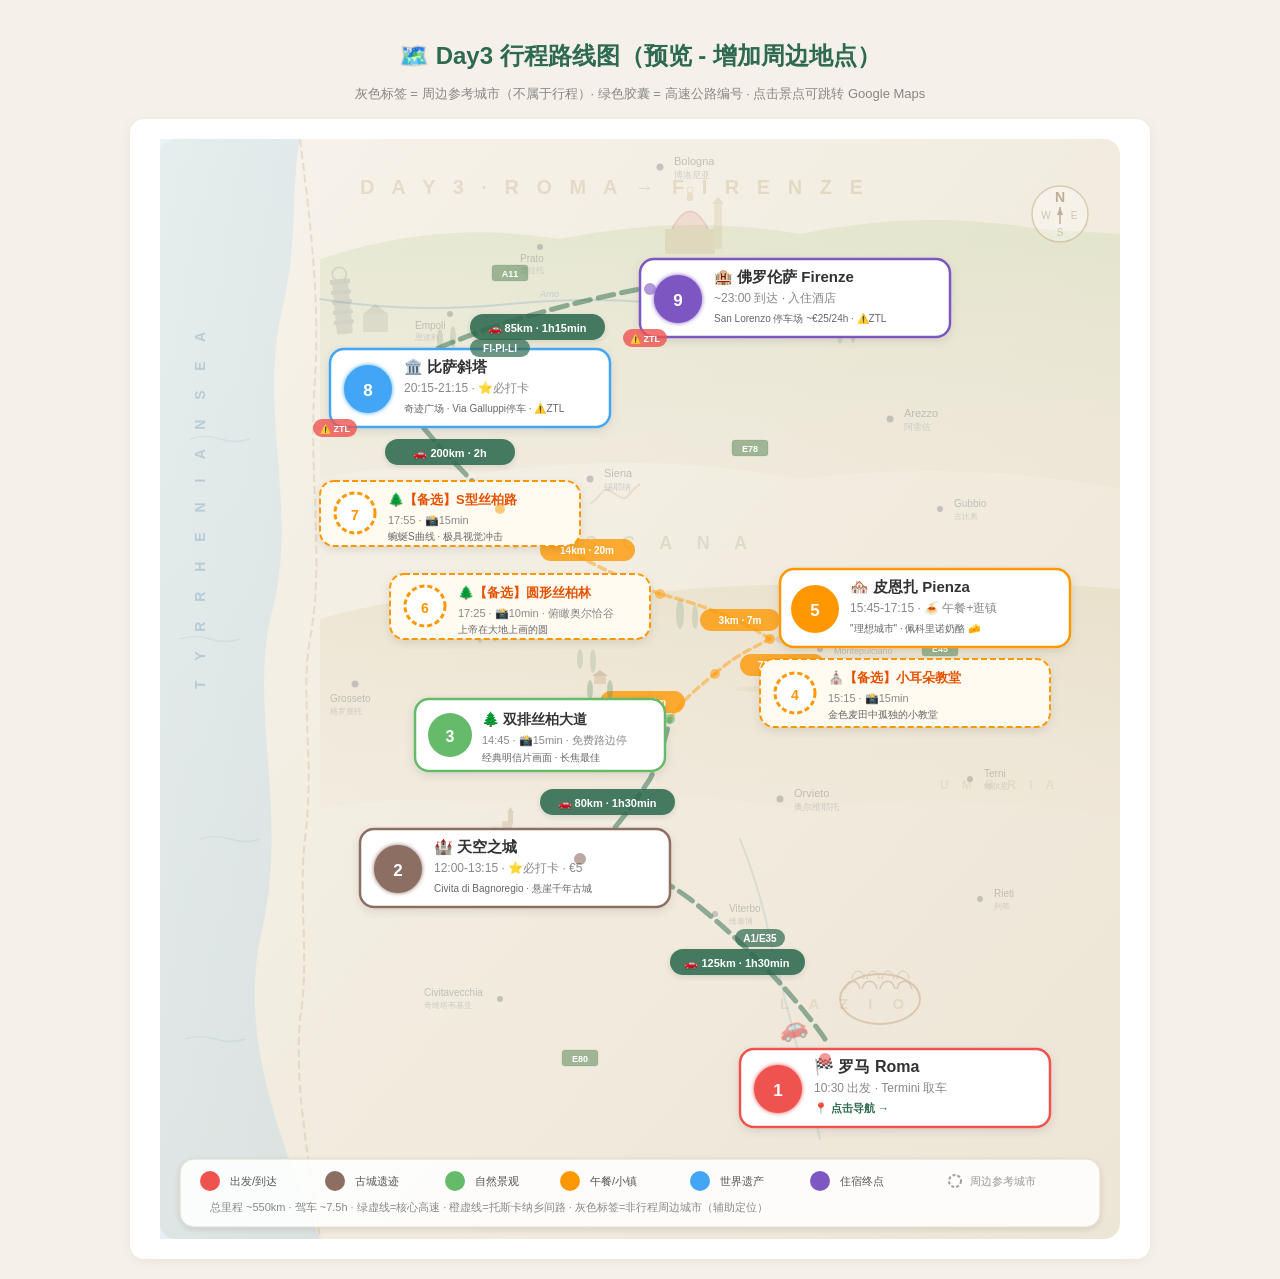
<file: day3_map_preview.html>
<!DOCTYPE html>
<html lang="zh-CN">
<head>
<meta charset="UTF-8">
<meta name="viewport" content="width=device-width, initial-scale=1.0, maximum-scale=5.0">
<link rel="stylesheet" href="mobile-fix.css">
<title>Day3 地图预览 - 增加周边地点</title>
<style>
  body {
    font-family: -apple-system, BlinkMacSystemFont, 'Segoe UI', Roboto, sans-serif;
    background: #f5f0e8;
    margin: 0;
    padding: 20px;
  }
  h2 { text-align: center; color: #2d6a4f; margin-bottom: 8px; }
  p.desc { text-align: center; font-size: 13px; color: #888; margin-bottom: 16px; }
  .map-wrap {
    background: white;
    border-radius: 14px;
    padding: 20px;
    max-width: 980px;
    margin: 0 auto;
    box-shadow: 0 2px 12px rgba(0,0,0,0.06);
  }
</style>
</head>
<body>
<h2>🗺️ Day3 行程路线图（预览 - 增加周边地点）</h2>
<p class="desc">灰色标签 = 周边参考城市（不属于行程）· 绿色胶囊 = 高速公路编号 · 点击景点可跳转 Google Maps</p>

<div class="map-wrap">
<div style="width:100%;overflow-x:auto;-webkit-overflow-scrolling:touch;">
<svg viewBox="0 0 960 1100" xmlns="http://www.w3.org/2000/svg" style="width:100%;max-width:960px;margin:0 auto;display:block;font-family:-apple-system,BlinkMacSystemFont,'Segoe UI',sans-serif;">
  <defs>
    <linearGradient id="mapBg" x1="0%" y1="0%" x2="100%" y2="100%">
      <stop offset="0%" style="stop-color:#f7f3eb;stop-opacity:1"/>
      <stop offset="100%" style="stop-color:#ede5d5;stop-opacity:1"/>
    </linearGradient>
    <linearGradient id="seaGrad" x1="0%" y1="0%" x2="100%" y2="100%">
      <stop offset="0%" style="stop-color:#d4e8f0;stop-opacity:0.5"/>
      <stop offset="100%" style="stop-color:#b8d4e3;stop-opacity:0.4"/>
    </linearGradient>
    <linearGradient id="hillGrad1" x1="0%" y1="0%" x2="0%" y2="100%">
      <stop offset="0%" style="stop-color:#c8d8a8;stop-opacity:0.35"/>
      <stop offset="100%" style="stop-color:#e0d8c0;stop-opacity:0.15"/>
    </linearGradient>
    <linearGradient id="hillGrad2" x1="0%" y1="0%" x2="0%" y2="100%">
      <stop offset="0%" style="stop-color:#d4c898;stop-opacity:0.25"/>
      <stop offset="100%" style="stop-color:#e8dcc8;stop-opacity:0.1"/>
    </linearGradient>
    <filter id="shadow" x="-20%" y="-20%" width="140%" height="140%">
      <feDropShadow dx="0" dy="2" stdDeviation="3" flood-color="rgba(0,0,0,0.12)"/>
    </filter>
    <filter id="cardShadow" x="-5%" y="-5%" width="110%" height="120%">
      <feDropShadow dx="0" dy="3" stdDeviation="5" flood-color="rgba(0,0,0,0.1)"/>
    </filter>
    <filter id="glow" x="-30%" y="-30%" width="160%" height="160%">
      <feGaussianBlur stdDeviation="2" result="blur"/>
      <feMerge><feMergeNode in="blur"/><feMergeNode in="SourceGraphic"/></feMerge>
    </filter>
  </defs>

  <!-- ===== BACKGROUND ===== -->
  <rect width="960" height="1100" rx="16" fill="url(#mapBg)"/>

  <!-- Tyrrhenian Sea (left side) -->
  <path d="M0,0 L0,1100 L160,1100 C120,1000 80,900 100,800 C130,680 90,580 110,480 C140,380 100,280 120,180 C140,100 130,50 140,0 Z" fill="url(#seaGrad)"/>
  <text x="45" y="550" font-size="14" fill="#8bb0c4" letter-spacing="8" font-weight="600" opacity="0.5" transform="rotate(-90,45,550)">T Y R R H E N I A N   S E A</text>
  <!-- Sea waves -->
  <g opacity="0.15" stroke="#7ba8c0" stroke-width="1.5" fill="none">
    <path d="M30,300 Q45,295 60,300 Q75,305 90,300"/>
    <path d="M20,500 Q35,495 50,500 Q65,505 80,500"/>
    <path d="M40,700 Q55,695 70,700 Q85,705 100,700"/>
    <path d="M25,900 Q40,895 55,900 Q70,905 85,900"/>
  </g>

  <!-- ===== SIMPLIFIED ITALY COASTLINE ===== -->
  <path d="M140,0 C150,80 160,160 155,240 C148,340 165,420 150,500 C140,560 155,620 145,700 C138,760 150,820 140,880 C135,940 145,1000 160,1100" stroke="#c4a97d" stroke-width="2" fill="none" opacity="0.3" stroke-dasharray="8,4"/>

  <!-- ===== GEOGRAPHIC REGIONS ===== -->
  <path d="M160,120 Q280,80 400,100 Q520,75 640,95 Q760,70 880,90 L960,95 L960,350 Q800,320 640,340 Q480,310 320,335 Q240,320 160,340 Z" fill="url(#hillGrad1)"/>
  <path d="M160,480 Q300,440 450,460 Q600,435 750,455 Q860,440 960,450 L960,680 Q800,650 640,670 Q480,645 320,665 Q240,655 160,670 Z" fill="url(#hillGrad2)"/>

  <!-- Scattered Tuscan cypress trees (decorative) -->
  <g opacity="0.18" fill="#5a8a5e">
    <ellipse cx="320" cy="490" rx="4" ry="14"/><ellipse cx="335" cy="492" rx="3" ry="11"/>
    <ellipse cx="520" cy="475" rx="4" ry="15"/><ellipse cx="535" cy="478" rx="3" ry="12"/>
    <ellipse cx="700" cy="488" rx="3" ry="12"/>
    <ellipse cx="420" cy="520" rx="3" ry="10"/><ellipse cx="433" cy="522" rx="3" ry="12"/>
    <ellipse cx="280" cy="200" rx="3" ry="10"/><ellipse cx="293" cy="198" rx="3" ry="11"/>
    <ellipse cx="500" cy="180" rx="3" ry="12"/>
    <ellipse cx="680" cy="195" rx="3" ry="10"/><ellipse cx="693" cy="192" rx="3" ry="12"/>
    <ellipse cx="600" cy="550" rx="25" ry="3" fill="#d4c898" opacity="1"/>
    <ellipse cx="380" cy="580" rx="30" ry="3" fill="#d4c898" opacity="1"/>
    <ellipse cx="750" cy="540" rx="20" ry="2.5" fill="#d4c898" opacity="1"/>
  </g>

  <!-- Sunflower hints in Val d'Orcia -->
  <g opacity="0.2">
    <circle cx="480" cy="560" r="4" fill="#f0c040"/><circle cx="490" cy="555" r="3" fill="#f0c040"/>
    <circle cx="680" cy="530" r="3.5" fill="#f0c040"/><circle cx="690" cy="535" r="3" fill="#f0c040"/>
  </g>

  <!-- Region labels -->
  <text x="200" y="55" font-size="20" fill="#c4a97d" letter-spacing="6" font-weight="700" opacity="0.3">D A Y  3  ·  R O M A  →  F I R E N Z E</text>
  <text x="620" y="870" font-size="15" fill="#c4a97d" letter-spacing="8" font-weight="600" opacity="0.25">L A Z I O</text>
  <text x="350" y="410" font-size="18" fill="#8a9a6a" letter-spacing="10" font-weight="700" opacity="0.2">T O S C A N A</text>
  <text x="780" y="650" font-size="12" fill="#c4a97d" letter-spacing="5" font-weight="600" opacity="0.2">U M B R I A</text>

  <!-- Arno River (near Florence) -->
  <path d="M160,160 Q250,175 350,165 Q450,155 550,170 Q650,160 720,175" stroke="#8bb0c4" stroke-width="2" fill="none" opacity="0.35" stroke-linecap="round"/>
  <text x="380" y="158" font-size="9" fill="#8bb0c4" opacity="0.5" font-style="italic">Arno</text>

  <!-- Tiber River hint (near Rome) -->
  <path d="M580,700 Q600,750 610,800 Q625,860 640,920 Q650,960 660,1000" stroke="#8bb0c4" stroke-width="2" fill="none" opacity="0.25" stroke-linecap="round"/>

  <!-- ===== COMPASS ===== -->
  <g transform="translate(900,75)" opacity="0.5">
    <circle cx="0" cy="0" r="28" fill="rgba(255,255,255,0.6)" stroke="#c4a97d" stroke-width="1.5"/>
    <text x="0" y="-12" text-anchor="middle" font-size="14" font-weight="800" fill="#8a7550">N</text>
    <text x="0" y="22" text-anchor="middle" font-size="10" fill="#b0a080">S</text>
    <text x="14" y="5" text-anchor="middle" font-size="10" fill="#b0a080">E</text>
    <text x="-14" y="5" text-anchor="middle" font-size="10" fill="#b0a080">W</text>
    <line x1="0" y1="-7" x2="0" y2="10" stroke="#8a7550" stroke-width="1.5"/>
    <polygon points="0,-7 -3,1 3,1" fill="#8a7550"/>
  </g>

  <!-- ================================================================ -->
  <!-- ★★★ NEW: NEARBY REFERENCE CITIES (gray labels for orientation) ★★★ -->
  <!-- ================================================================ -->
  <g opacity="0.55">
    <!-- Bologna 博洛尼亚 (north, above Florence) -->
    <circle cx="500" cy="28" r="3.5" fill="#a0a0a0"/>
    <text x="514" y="26" font-size="11" fill="#999" font-weight="500">Bologna</text>
    <text x="514" y="39" font-size="9" fill="#b0b0b0">博洛尼亚</text>

    <!-- Prato 普拉托 (near Florence, northwest) -->
    <circle cx="380" cy="108" r="3" fill="#a0a0a0"/>
    <text x="360" y="123" font-size="10" fill="#999" font-weight="500">Prato</text>
    <text x="360" y="134" font-size="8" fill="#b0b0b0">普拉托</text>

    <!-- Empoli 恩波利 (west of Florence) -->
    <circle cx="290" cy="175" r="3" fill="#a0a0a0"/>
    <text x="255" y="190" font-size="10" fill="#999" font-weight="500">Empoli</text>
    <text x="255" y="201" font-size="8" fill="#b0b0b0">恩波利</text>

    <!-- Arezzo 阿雷佐 (east of Firenze) -->
    <circle cx="730" cy="280" r="3.5" fill="#a0a0a0"/>
    <text x="744" y="278" font-size="11" fill="#999" font-weight="500">Arezzo</text>
    <text x="744" y="291" font-size="9" fill="#b0b0b0">阿雷佐</text>

    <!-- Siena 锡耶纳 (south of Florence) -->
    <circle cx="430" cy="340" r="3.5" fill="#a0a0a0"/>
    <text x="444" y="338" font-size="11" fill="#999" font-weight="500">Siena</text>
    <text x="444" y="351" font-size="9" fill="#b0b0b0">锡耶纳</text>

    <!-- Grosseto 格罗塞托 (coast, south of Siena) -->
    <circle cx="195" cy="545" r="3.5" fill="#a0a0a0"/>
    <text x="170" y="563" font-size="10" fill="#999" font-weight="500">Grosseto</text>
    <text x="170" y="575" font-size="8" fill="#b0b0b0">格罗塞托</text>

    <!-- Perugia 佩鲁贾 (Umbria capital) -->
    <circle cx="775" cy="455" r="3.5" fill="#a0a0a0"/>
    <text x="789" y="453" font-size="11" fill="#999" font-weight="500">Perugia</text>
    <text x="789" y="466" font-size="9" fill="#b0b0b0">佩鲁贾</text>

    <!-- Spoleto 斯波莱托 -->
    <circle cx="830" cy="545" r="3" fill="#a0a0a0"/>
    <text x="844" y="543" font-size="10" fill="#999" font-weight="500">Spoleto</text>
    <text x="844" y="555" font-size="8" fill="#b0b0b0">斯波莱托</text>

    <!-- Orvieto 奥尔维耶托 (near Civita) -->
    <circle cx="620" cy="660" r="3.5" fill="#a0a0a0"/>
    <text x="634" y="658" font-size="11" fill="#999" font-weight="500">Orvieto</text>
    <text x="634" y="671" font-size="9" fill="#b0b0b0">奥尔维耶托</text>

    <!-- Terni 特尔尼 -->
    <circle cx="810" cy="640" r="3" fill="#a0a0a0"/>
    <text x="824" y="638" font-size="10" fill="#999" font-weight="500">Terni</text>
    <text x="824" y="650" font-size="8" fill="#b0b0b0">特尔尼</text>

    <!-- Viterbo 维泰博 -->
    <circle cx="555" cy="775" r="3" fill="#a0a0a0"/>
    <text x="569" y="773" font-size="10" fill="#999" font-weight="500">Viterbo</text>
    <text x="569" y="785" font-size="8" fill="#b0b0b0">维泰博</text>

    <!-- Civitavecchia 奇维塔韦基亚 (coast) -->
    <circle cx="340" cy="860" r="3" fill="#a0a0a0"/>
    <text x="264" y="857" font-size="10" fill="#999" font-weight="500">Civitavecchia</text>
    <text x="264" y="869" font-size="8" fill="#b0b0b0">奇维塔韦基亚</text>

    <!-- Rieti 列蒂 -->
    <circle cx="820" cy="760" r="3" fill="#a0a0a0"/>
    <text x="834" y="758" font-size="10" fill="#999" font-weight="500">Rieti</text>
    <text x="834" y="770" font-size="8" fill="#b0b0b0">列蒂</text>

    <!-- Gubbio 古比奥 -->
    <circle cx="780" cy="370" r="3" fill="#a0a0a0"/>
    <text x="794" y="368" font-size="10" fill="#999" font-weight="500">Gubbio</text>
    <text x="794" y="380" font-size="8" fill="#b0b0b0">古比奥</text>

    <!-- Montepulciano 蒙特普齐亚诺 (near Pienza) -->
    <circle cx="660" cy="510" r="3" fill="#a0a0a0"/>
    <text x="674" y="515" font-size="9" fill="#999" font-weight="500">Montepulciano</text>
    <text x="674" y="526" font-size="8" fill="#b0b0b0">蒙特普齐亚诺</text>
  </g>

  <!-- ================================================================ -->
  <!-- ★★★ NEW: HIGHWAY / ROAD MARKERS ★★★                              -->
  <!-- ================================================================ -->
  <g font-size="9" font-weight="700">
    <!-- E45 (Perugia corridor, north-south) -->
    <g transform="translate(780,510)">
      <rect x="-18" y="-9" width="36" height="16" rx="3" fill="rgba(80,130,80,0.5)" stroke="rgba(80,130,80,0.3)" stroke-width="0.5"/>
      <text x="0" y="3" text-anchor="middle" fill="white" font-size="9">E45</text>
    </g>

    <!-- E78 (Arezzo - Siena, east-west) -->
    <g transform="translate(590,310)">
      <rect x="-18" y="-9" width="36" height="16" rx="3" fill="rgba(80,130,80,0.5)" stroke="rgba(80,130,80,0.3)" stroke-width="0.5"/>
      <text x="0" y="3" text-anchor="middle" fill="white" font-size="9">E78</text>
    </g>

    <!-- E80 / A12 (coast near Civitavecchia - Roma) -->
    <g transform="translate(420,920)">
      <rect x="-18" y="-9" width="36" height="16" rx="3" fill="rgba(80,130,80,0.5)" stroke="rgba(80,130,80,0.3)" stroke-width="0.5"/>
      <text x="0" y="3" text-anchor="middle" fill="white" font-size="9">E80</text>
    </g>

    <!-- A11 (Firenze - Pisa corridor) -->
    <g transform="translate(350,135)">
      <rect x="-18" y="-9" width="36" height="16" rx="3" fill="rgba(80,130,80,0.5)" stroke="rgba(80,130,80,0.3)" stroke-width="0.5"/>
      <text x="0" y="3" text-anchor="middle" fill="white" font-size="9">A11</text>
    </g>
  </g>

  <!-- ================================================================ -->
  <!-- ROUTE LINES (geographic positions) — same as current             -->
  <!-- ================================================================ -->

  <!-- Main road: Roma → Civita di Bagnoregio -->
  <path d="M665,900 C630,850 580,800 530,760 C490,730 450,720 420,720" stroke="#2d6a4f" stroke-width="5" fill="none" stroke-dasharray="16,8" opacity="0.5" stroke-linecap="round"/>
  <!-- Main road: Civita → Val d'Orcia -->
  <path d="M420,720 C450,700 470,670 490,640 C500,620 505,600 510,580" stroke="#2d6a4f" stroke-width="5" fill="none" stroke-dasharray="16,8" opacity="0.5" stroke-linecap="round"/>
  <!-- Val d'Orcia area roads -->
  <path d="M510,580 C520,565 535,550 555,535" stroke="#ff9800" stroke-width="3.5" fill="none" stroke-dasharray="7,5" opacity="0.45" stroke-linecap="round"/>
  <path d="M555,535 C570,520 590,510 610,500" stroke="#ff9800" stroke-width="3.5" fill="none" stroke-dasharray="7,5" opacity="0.45" stroke-linecap="round"/>
  <path d="M610,500 C580,480 540,465 500,455" stroke="#ff9800" stroke-width="3.5" fill="none" stroke-dasharray="7,5" opacity="0.45" stroke-linecap="round"/>
  <path d="M500,455 C440,430 380,400 340,370" stroke="#ff9800" stroke-width="3.5" fill="none" stroke-dasharray="7,5" opacity="0.45" stroke-linecap="round"/>
  <!-- Main road: S-curve area → Pisa -->
  <path d="M340,370 C300,330 260,290 235,250" stroke="#2d6a4f" stroke-width="5" fill="none" stroke-dasharray="16,8" opacity="0.5" stroke-linecap="round"/>
  <!-- Main road: Pisa → Firenze -->
  <path d="M235,230 C300,195 380,170 480,150" stroke="#2d6a4f" stroke-width="5" fill="none" stroke-dasharray="16,8" opacity="0.5" stroke-linecap="round"/>

  <!-- ===== DISTANCE PILLS ===== -->
  <g font-size="11" font-weight="600">
    <rect x="510" y="810" width="135" height="26" rx="13" fill="#2d6a4f" opacity="0.88" filter="url(#shadow)"/>
    <text x="577" y="828" fill="white" text-anchor="middle" font-size="11">🚗 125km · 1h30min</text>

    <rect x="380" y="650" width="135" height="26" rx="13" fill="#2d6a4f" opacity="0.88" filter="url(#shadow)"/>
    <text x="447" y="668" fill="white" text-anchor="middle" font-size="11">🚗 80km · 1h30min</text>

    <rect x="440" y="552" width="85" height="22" rx="11" fill="#ff9800" opacity="0.78"/>
    <text x="482" y="567" fill="white" text-anchor="middle" font-size="10">7km · 12m</text>

    <rect x="580" y="515" width="85" height="22" rx="11" fill="#ff9800" opacity="0.78"/>
    <text x="622" y="530" fill="white" text-anchor="middle" font-size="10">7km · 12m</text>

    <rect x="540" y="470" width="80" height="22" rx="11" fill="#ff9800" opacity="0.78"/>
    <text x="580" y="485" fill="white" text-anchor="middle" font-size="10">3km · 7m</text>

    <rect x="380" y="400" width="95" height="22" rx="11" fill="#ff9800" opacity="0.78"/>
    <text x="427" y="415" fill="white" text-anchor="middle" font-size="10">14km · 20m</text>

    <rect x="225" y="300" width="130" height="26" rx="13" fill="#2d6a4f" opacity="0.88" filter="url(#shadow)"/>
    <text x="290" y="318" fill="white" text-anchor="middle" font-size="11">🚗 200km · 2h</text>

    <rect x="310" y="175" width="135" height="26" rx="13" fill="#2d6a4f" opacity="0.88" filter="url(#shadow)"/>
    <text x="377" y="193" fill="white" text-anchor="middle" font-size="11">🚗 85km · 1h15min</text>
  </g>

  <!-- ================================================================ -->
  <!-- LANDMARK BUILDINGS (hand-drawn style)                             -->
  <!-- ================================================================ -->

  <!-- ★ ROMA: Colosseum -->
  <g transform="translate(720,860)" opacity="0.2">
    <ellipse cx="0" cy="0" rx="40" ry="25" fill="none" stroke="#8b4513" stroke-width="2"/>
    <path d="M-35,-10 A8,12 0 0,1 -20,-10" fill="none" stroke="#8b4513" stroke-width="1.5"/>
    <path d="M-18,-10 A8,12 0 0,1 -3,-10" fill="none" stroke="#8b4513" stroke-width="1.5"/>
    <path d="M0,-10 A8,12 0 0,1 15,-10" fill="none" stroke="#8b4513" stroke-width="1.5"/>
    <path d="M17,-10 A8,12 0 0,1 32,-10" fill="none" stroke="#8b4513" stroke-width="1.5"/>
    <path d="M-28,-20 A6,8 0 0,1 -16,-20" fill="none" stroke="#8b4513" stroke-width="1"/>
    <path d="M-13,-20 A6,8 0 0,1 -1,-20" fill="none" stroke="#8b4513" stroke-width="1"/>
    <path d="M2,-20 A6,8 0 0,1 14,-20" fill="none" stroke="#8b4513" stroke-width="1"/>
    <path d="M17,-20 A6,8 0 0,1 29,-20" fill="none" stroke="#8b4513" stroke-width="1"/>
  </g>

  <!-- ★ CIVITA: Cliff-top castle -->
  <g transform="translate(350,710)" opacity="0.22">
    <path d="M-30,15 L-35,5 L-30,-5 L30,-5 L35,5 L30,15 Z" fill="#b0956a" opacity="0.6"/>
    <rect x="-18" y="-22" width="8" height="17" rx="1" fill="#c4a070"/>
    <rect x="-8" y="-28" width="10" height="23" rx="1" fill="#b89060"/>
    <rect x="5" y="-20" width="8" height="15" rx="1" fill="#c4a070"/>
    <rect x="-2" y="-36" width="5" height="12" rx="1" fill="#a08050"/>
    <polygon points="-3,-36 0.5,-42 4,-36" fill="#8b7040"/>
    <line x1="35" y1="5" x2="65" y2="12" stroke="#a0906a" stroke-width="2" opacity="0.5"/>
  </g>

  <!-- ★ VAL D'ORCIA: Cypress avenue -->
  <g transform="translate(440,595)" opacity="0.3">
    <line x1="0" y1="0" x2="0" y2="-35" stroke="#8b7355" stroke-width="1.5"/>
    <ellipse cx="-10" cy="-8" rx="4" ry="14" fill="#5a8a5e"/>
    <ellipse cx="10" cy="-8" rx="4" ry="14" fill="#5a8a5e"/>
    <ellipse cx="-10" cy="-26" rx="3.5" ry="12" fill="#5a8a5e"/>
    <ellipse cx="10" cy="-26" rx="3.5" ry="12" fill="#5a8a5e"/>
    <ellipse cx="-10" cy="-44" rx="3" ry="10" fill="#5a8a5e"/>
    <ellipse cx="10" cy="-44" rx="3" ry="10" fill="#5a8a5e"/>
    <rect x="-6" y="-58" width="12" height="8" rx="1" fill="#c4a070"/>
    <polygon points="-8,-58 0,-64 8,-58" fill="#a0785a"/>
  </g>

  <!-- ★ PIENZA: Medieval town -->
  <g transform="translate(650,490)" opacity="0.22">
    <ellipse cx="0" cy="10" rx="35" ry="8" fill="#b0a070"/>
    <rect x="-20" y="-15" width="10" height="20" rx="1" fill="#c4a070"/>
    <rect x="-8" y="-20" width="12" height="25" rx="1" fill="#b89060"/>
    <rect x="6" y="-12" width="10" height="17" rx="1" fill="#c4a070"/>
    <rect x="-2" y="-30" width="6" height="15" rx="1" fill="#a08050"/>
    <polygon points="-3,-30 1,-36 5,-30" fill="#8b7040"/>
  </g>

  <!-- ★ PISA: Leaning Tower -->
  <g transform="translate(185,195)" opacity="0.25">
    <g transform="rotate(-5.5)">
      <rect x="-8" y="-55" width="16" height="55" rx="2" fill="#a0a0a0"/>
      <rect x="-10" y="-55" width="20" height="5" rx="1" fill="#909090"/>
      <rect x="-10" y="-44" width="20" height="4" rx="1" fill="#909090"/>
      <rect x="-10" y="-34" width="20" height="4" rx="1" fill="#909090"/>
      <rect x="-10" y="-24" width="20" height="4" rx="1" fill="#909090"/>
      <rect x="-10" y="-14" width="20" height="4" rx="1" fill="#909090"/>
      <circle cx="0" cy="-60" r="7" fill="none" stroke="#909090" stroke-width="1.5"/>
    </g>
    <rect x="18" y="-20" width="25" height="18" rx="1" fill="#b0b0a0"/>
    <path d="M18,-20 L30.5,-30 L43,-20" fill="#a0a090"/>
  </g>

  <!-- ★ FIRENZE: Duomo -->
  <g transform="translate(530,100)" opacity="0.22">
    <rect x="-25" y="-10" width="50" height="25" rx="2" fill="#c8a878"/>
    <path d="M-18,-10 Q0,-45 18,-10" fill="#d4654a" opacity="0.6"/>
    <path d="M-18,-10 Q0,-45 18,-10" fill="none" stroke="#b85040" stroke-width="1.5"/>
    <rect x="-3" y="-46" width="6" height="8" rx="1" fill="#c0a060"/>
    <circle cx="0" cy="-49" r="3" fill="none" stroke="#c0a060" stroke-width="1"/>
    <rect x="24" y="-35" width="8" height="45" rx="1" fill="#c8b888"/>
    <polygon points="22,-35 28,-42 34,-35" fill="#b0a070"/>
  </g>

  <!-- ===== STOP CARDS (行程景点) ===== -->

  <!-- ① 罗马 Roma -->
  <a href="https://www.google.com/maps/search/?api=1&query=Roma+Termini+Station" target="_blank">
    <g filter="url(#cardShadow)" cursor="pointer">
      <rect x="580" y="910" width="310" height="78" rx="14" fill="white" stroke="#ef5350" stroke-width="2.5"/>
      <circle cx="618" cy="950" r="24" fill="#ef5350" filter="url(#glow)"/>
      <text x="618" y="957" text-anchor="middle" fill="white" font-size="17" font-weight="800">1</text>
      <text x="654" y="933" font-size="16" font-weight="700" fill="#333">🏁 罗马 Roma</text>
      <text x="654" y="953" font-size="12" fill="#888">10:30 出发 · Termini 取车</text>
      <text x="654" y="973" font-size="11" fill="#2d6a4f" font-weight="600">📍 点击导航 →</text>
    </g>
  </a>
  <text x="620" y="900" font-size="24" opacity="0.4" transform="rotate(-15,620,900)">🚗</text>

  <!-- ② 天空之城 -->
  <a href="https://www.google.com/maps/search/?api=1&query=Civita+di+Bagnoregio" target="_blank">
    <g filter="url(#cardShadow)" cursor="pointer">
      <rect x="200" y="690" width="310" height="78" rx="14" fill="white" stroke="#8d6e63" stroke-width="2.5"/>
      <circle cx="238" cy="730" r="24" fill="#8d6e63" filter="url(#glow)"/>
      <text x="238" y="737" text-anchor="middle" fill="white" font-size="17" font-weight="800">2</text>
      <text x="274" y="713" font-size="15" font-weight="700" fill="#333">🏰 天空之城</text>
      <text x="274" y="733" font-size="12" fill="#888">12:00-13:15 · ⭐必打卡 · €5</text>
      <text x="274" y="753" font-size="10" fill="#666">Civita di Bagnoregio · 悬崖千年古城</text>
    </g>
  </a>

  <!-- ③ 双排丝柏大道 -->
  <a href="https://www.google.com/maps/search/?api=1&query=43.0218,11.6369" target="_blank">
    <g filter="url(#cardShadow)" cursor="pointer">
      <rect x="255" y="560" width="250" height="72" rx="14" fill="white" stroke="#66bb6a" stroke-width="2.5"/>
      <circle cx="290" cy="596" r="22" fill="#66bb6a"/>
      <text x="290" y="603" text-anchor="middle" fill="white" font-size="16" font-weight="800">3</text>
      <text x="322" y="585" font-size="14" font-weight="700" fill="#333">🌲 双排丝柏大道</text>
      <text x="322" y="605" font-size="11" fill="#888">14:45 · 📸15min · 免费路边停</text>
      <text x="322" y="622" font-size="10" fill="#666">经典明信片画面 · 长焦最佳</text>
    </g>
  </a>

  <!-- ④ 小耳朵教堂【备选】-->
  <a href="https://www.google.com/maps/search/?api=1&query=43.0708,11.6344" target="_blank">
    <g filter="url(#cardShadow)" cursor="pointer">
      <rect x="600" y="520" width="290" height="68" rx="14" fill="#fffbf0" stroke="#ff9800" stroke-width="2" stroke-dasharray="6,3"/>
      <circle cx="635" cy="554" r="20" fill="white" stroke="#ff9800" stroke-width="3" stroke-dasharray="5,3"/>
      <text x="635" y="561" text-anchor="middle" fill="#ff9800" font-size="14" font-weight="800">4</text>
      <text x="668" y="543" font-size="13" font-weight="700" fill="#e65100">⛪【备选】小耳朵教堂</text>
      <text x="668" y="563" font-size="11" fill="#888">15:15 · 📸15min</text>
      <text x="668" y="579" font-size="10" fill="#666">金色麦田中孤独的小教堂</text>
    </g>
  </a>

  <!-- ⑤ 皮恩扎 Pienza -->
  <a href="https://www.google.com/maps/search/?api=1&query=Pienza+Italy" target="_blank">
    <g filter="url(#cardShadow)" cursor="pointer">
      <rect x="620" y="430" width="290" height="78" rx="14" fill="white" stroke="#ff9800" stroke-width="2.5"/>
      <circle cx="655" cy="470" r="24" fill="#ff9800"/>
      <text x="655" y="477" text-anchor="middle" fill="white" font-size="17" font-weight="800">5</text>
      <text x="690" y="453" font-size="15" font-weight="700" fill="#333">🏘️ 皮恩扎 Pienza</text>
      <text x="690" y="473" font-size="12" fill="#888">15:45-17:15 · 🍝 午餐+逛镇</text>
      <text x="690" y="493" font-size="10" fill="#666">"理想城市" · 佩科里诺奶酪 🧀</text>
    </g>
  </a>

  <!-- ⑥ 圆形丝柏林【备选】-->
  <a href="https://www.google.com/maps/search/?api=1&query=43.0627,11.5589" target="_blank">
    <g filter="url(#cardShadow)" cursor="pointer">
      <rect x="230" y="435" width="260" height="65" rx="14" fill="#fffbf0" stroke="#ff9800" stroke-width="2" stroke-dasharray="6,3"/>
      <circle cx="265" cy="467" r="20" fill="white" stroke="#ff9800" stroke-width="3" stroke-dasharray="5,3"/>
      <text x="265" y="474" text-anchor="middle" fill="#ff9800" font-size="14" font-weight="800">6</text>
      <text x="298" y="458" font-size="13" font-weight="700" fill="#e65100">🌲【备选】圆形丝柏林</text>
      <text x="298" y="478" font-size="11" fill="#888">17:25 · 📸10min · 俯瞰奥尔恰谷</text>
      <text x="298" y="494" font-size="10" fill="#666">上帝在大地上画的圆</text>
    </g>
  </a>

  <!-- ⑦ S型丝柏路【备选】-->
  <a href="https://www.google.com/maps/search/?api=1&query=43.2008,11.5904" target="_blank">
    <g filter="url(#cardShadow)" cursor="pointer">
      <rect x="160" y="342" width="260" height="65" rx="14" fill="#fffbf0" stroke="#ff9800" stroke-width="2" stroke-dasharray="6,3"/>
      <circle cx="195" cy="374" r="20" fill="white" stroke="#ff9800" stroke-width="3" stroke-dasharray="5,3"/>
      <text x="195" y="381" text-anchor="middle" fill="#ff9800" font-size="14" font-weight="800">7</text>
      <text x="228" y="365" font-size="13" font-weight="700" fill="#e65100">🌲【备选】S型丝柏路</text>
      <text x="228" y="385" font-size="11" fill="#888">17:55 · 📸15min</text>
      <text x="228" y="401" font-size="10" fill="#666">蜿蜒S曲线 · 极具视觉冲击</text>
    </g>
  </a>
  <path d="M430,365 C445,355 440,345 455,355 C470,365 465,355 480,345" stroke="#c4a97d" stroke-width="2" fill="none" opacity="0.25"/>

  <!-- ⑧ 比萨斜塔 -->
  <a href="https://www.google.com/maps/search/?api=1&query=Leaning+Tower+of+Pisa" target="_blank">
    <g filter="url(#cardShadow)" cursor="pointer">
      <rect x="170" y="210" width="280" height="78" rx="14" fill="white" stroke="#42a5f5" stroke-width="2.5"/>
      <circle cx="208" cy="250" r="24" fill="#42a5f5" filter="url(#glow)"/>
      <text x="208" y="257" text-anchor="middle" fill="white" font-size="17" font-weight="800">8</text>
      <text x="244" y="233" font-size="15" font-weight="700" fill="#333">🏛️ 比萨斜塔</text>
      <text x="244" y="253" font-size="12" fill="#888">20:15-21:15 · ⭐必打卡</text>
      <text x="244" y="273" font-size="10" fill="#666">奇迹广场 · Via Galluppi停车 · ⚠️ZTL</text>
    </g>
  </a>

  <!-- ⑨ 佛罗伦萨 Firenze -->
  <a href="https://www.google.com/maps/search/?api=1&query=Florence+Santa+Maria+Novella" target="_blank">
    <g filter="url(#cardShadow)" cursor="pointer">
      <rect x="480" y="120" width="310" height="78" rx="14" fill="white" stroke="#7e57c2" stroke-width="2.5"/>
      <circle cx="518" cy="160" r="24" fill="#7e57c2" filter="url(#glow)"/>
      <text x="518" y="167" text-anchor="middle" fill="white" font-size="17" font-weight="800">9</text>
      <text x="554" y="143" font-size="15" font-weight="700" fill="#333">🏨 佛罗伦萨 Firenze</text>
      <text x="554" y="163" font-size="12" fill="#888">~23:00 到达 · 入住酒店</text>
      <text x="554" y="183" font-size="10" fill="#666">San Lorenzo 停车场 ~€25/24h · ⚠️ZTL</text>
    </g>
  </a>

  <!-- ===== PIN DOTS ===== -->
  <circle cx="665" cy="920" r="6" fill="#ef5350" opacity="0.6"/>
  <circle cx="420" cy="720" r="6" fill="#8d6e63" opacity="0.6"/>
  <circle cx="510" cy="580" r="5" fill="#66bb6a" opacity="0.6"/>
  <circle cx="555" cy="535" r="5" fill="#ff9800" opacity="0.5"/>
  <circle cx="610" cy="500" r="5" fill="#ff9800" opacity="0.6"/>
  <circle cx="500" cy="455" r="5" fill="#ff9800" opacity="0.5"/>
  <circle cx="340" cy="370" r="5" fill="#ff9800" opacity="0.5"/>
  <circle cx="220" cy="240" r="6" fill="#42a5f5" opacity="0.6"/>
  <circle cx="490" cy="150" r="6" fill="#7e57c2" opacity="0.6"/>

  <!-- ===== MINI INFO BADGES ===== -->
  <!-- A1 highway label -->
  <g transform="translate(600,800)">
    <rect x="-25" y="-10" width="50" height="18" rx="9" fill="rgba(45,106,79,0.7)"/>
    <text x="0" y="3" text-anchor="middle" font-size="10" fill="white" font-weight="600">A1/E35</text>
  </g>
  <!-- FI-PI-LI label -->
  <g transform="translate(340,210)">
    <rect x="-30" y="-10" width="60" height="18" rx="9" fill="rgba(45,106,79,0.7)"/>
    <text x="0" y="3" text-anchor="middle" font-size="10" fill="white" font-weight="600">FI-PI-LI</text>
  </g>
  <!-- ZTL warning near Pisa -->
  <g transform="translate(175,290)">
    <rect x="-22" y="-10" width="44" height="18" rx="9" fill="rgba(239,83,80,0.8)"/>
    <text x="0" y="3" text-anchor="middle" font-size="9" fill="white" font-weight="700">⚠️ ZTL</text>
  </g>
  <!-- ZTL warning near Florence -->
  <g transform="translate(485,200)">
    <rect x="-22" y="-10" width="44" height="18" rx="9" fill="rgba(239,83,80,0.8)"/>
    <text x="0" y="3" text-anchor="middle" font-size="9" fill="white" font-weight="700">⚠️ ZTL</text>
  </g>

  <!-- ===== LEGEND ===== -->
  <g transform="translate(20,1020)">
    <rect width="920" height="68" rx="14" fill="white" opacity="0.9" stroke="#e0d8c8" stroke-width="1" filter="url(#shadow)"/>
    <circle cx="30" cy="22" r="10" fill="#ef5350"/><text x="50" y="26" font-size="11" fill="#555">出发/到达</text>
    <circle cx="155" cy="22" r="10" fill="#8d6e63"/><text x="175" y="26" font-size="11" fill="#555">古城遗迹</text>
    <circle cx="275" cy="22" r="10" fill="#66bb6a"/><text x="295" y="26" font-size="11" fill="#555">自然景观</text>
    <circle cx="390" cy="22" r="10" fill="#ff9800"/><text x="410" y="26" font-size="11" fill="#555">午餐/小镇</text>
    <circle cx="520" cy="22" r="10" fill="#42a5f5"/><text x="540" y="26" font-size="11" fill="#555">世界遗产</text>
    <circle cx="640" cy="22" r="10" fill="#7e57c2"/><text x="660" y="26" font-size="11" fill="#555">住宿终点</text>
    <!-- NEW: Reference city legend -->
    <circle cx="775" cy="22" r="6" fill="none" stroke="#a0a0a0" stroke-width="2" stroke-dasharray="3,2"/>
    <text x="790" y="26" font-size="11" fill="#999">周边参考城市</text>
    <text x="30" y="52" font-size="11" fill="#888">总里程 ~550km · 驾车 ~7.5h · 绿虚线=核心高速 · 橙虚线=托斯卡纳乡间路 · 灰色标签=非行程周边城市（辅助定位）</text>
  </g>

</svg>
</div>
</div>

</body>
</html>
</file>
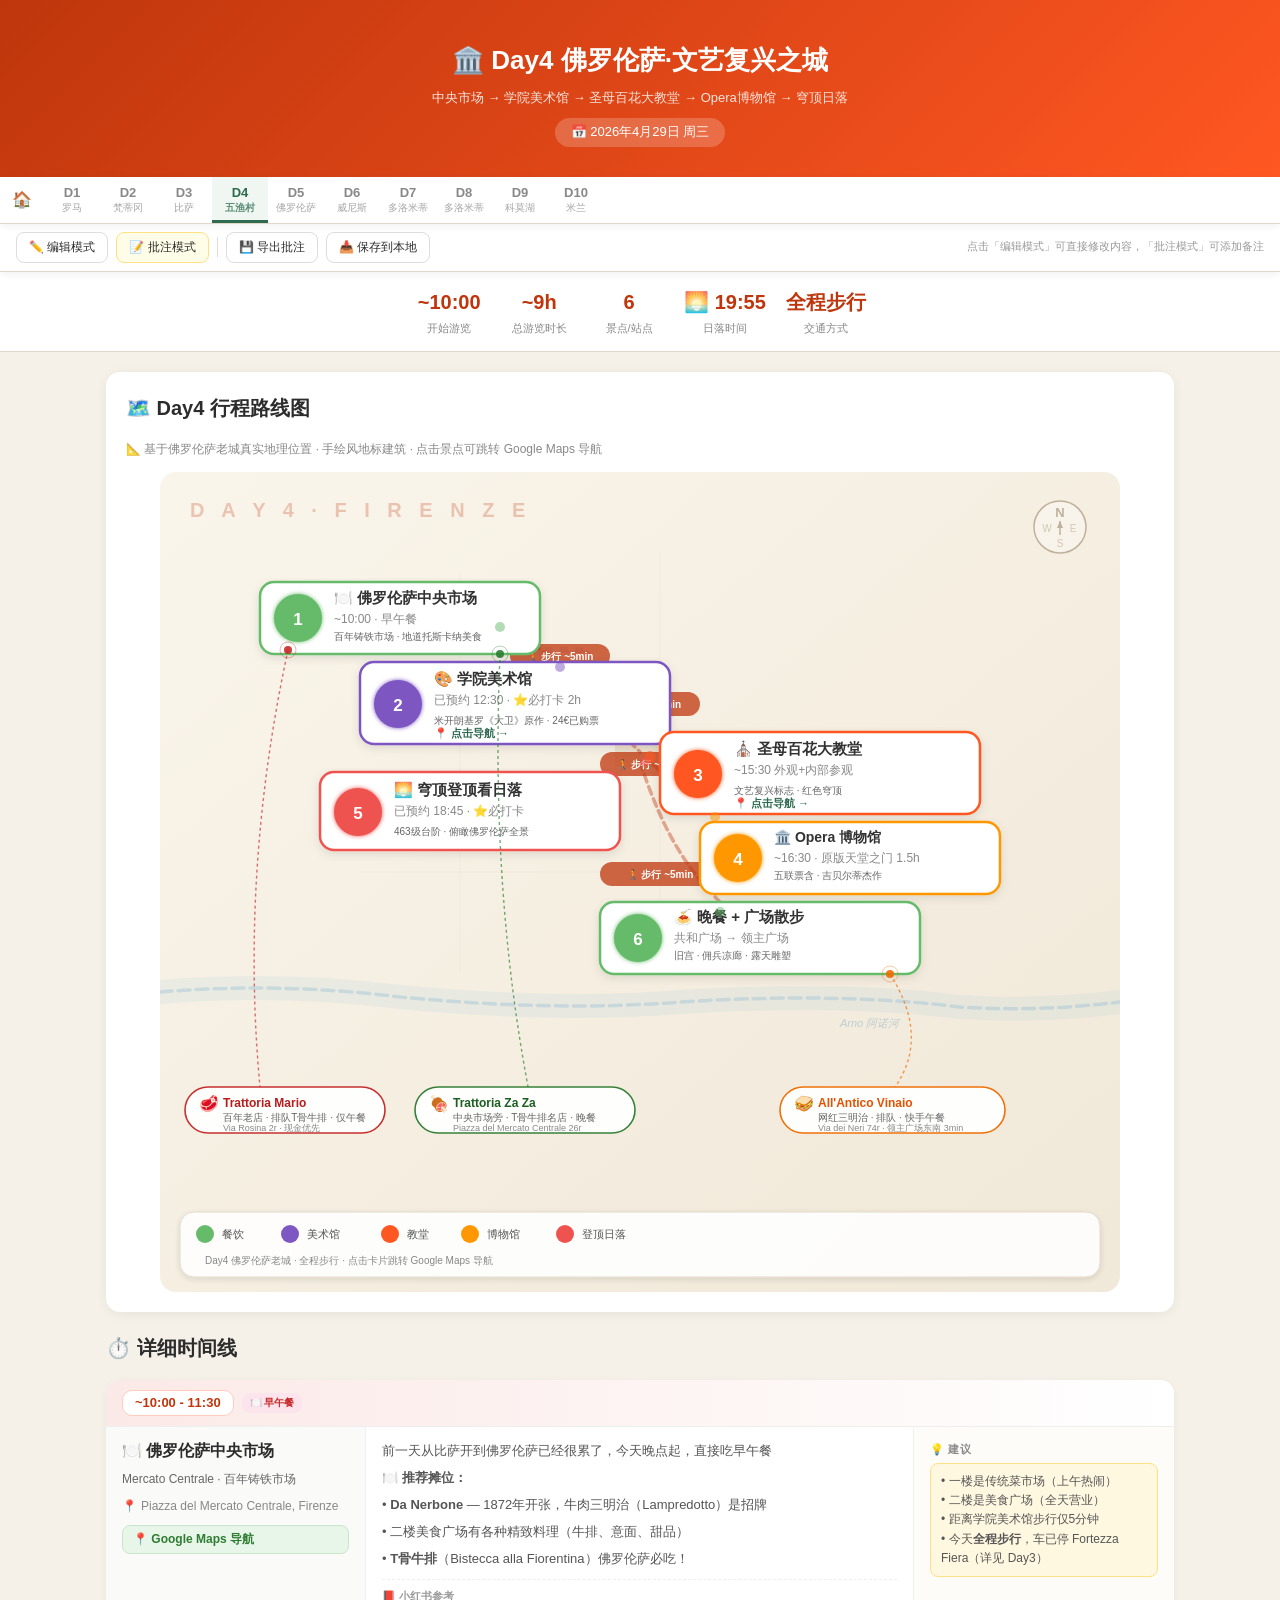
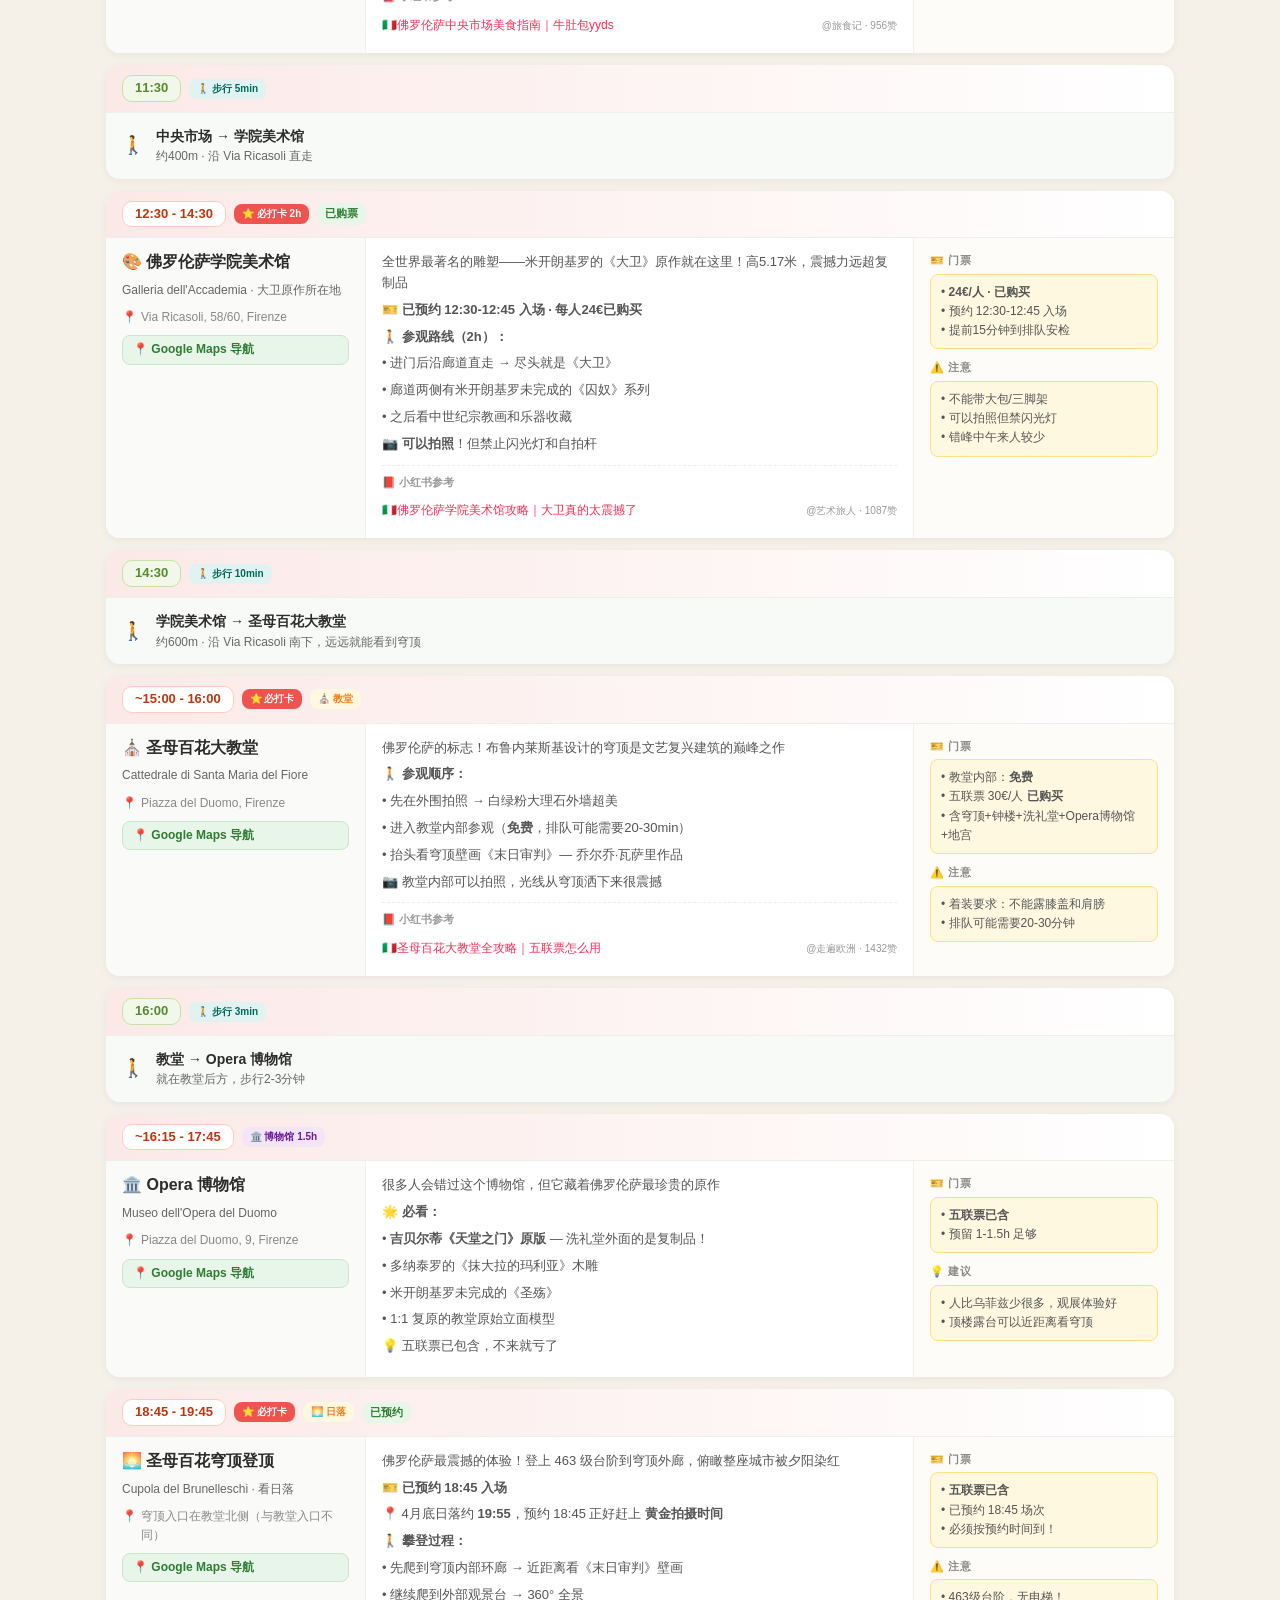
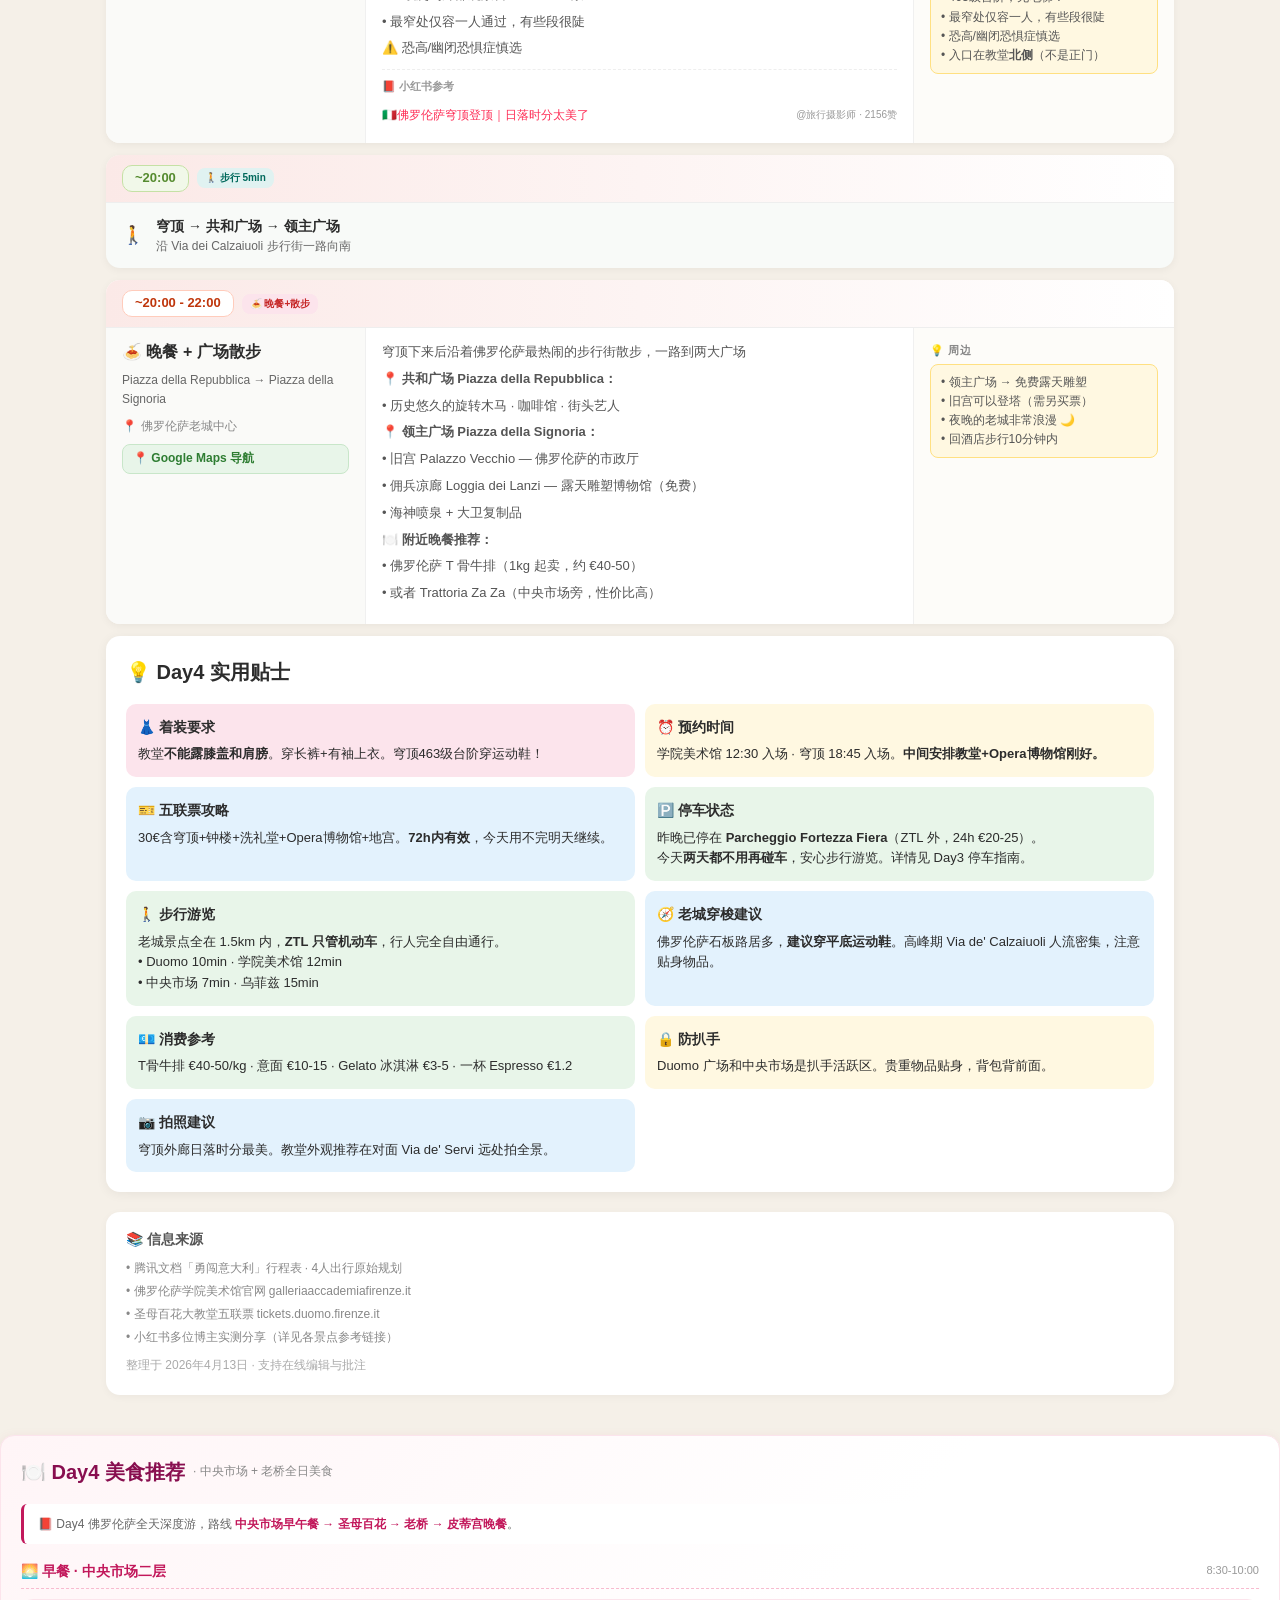
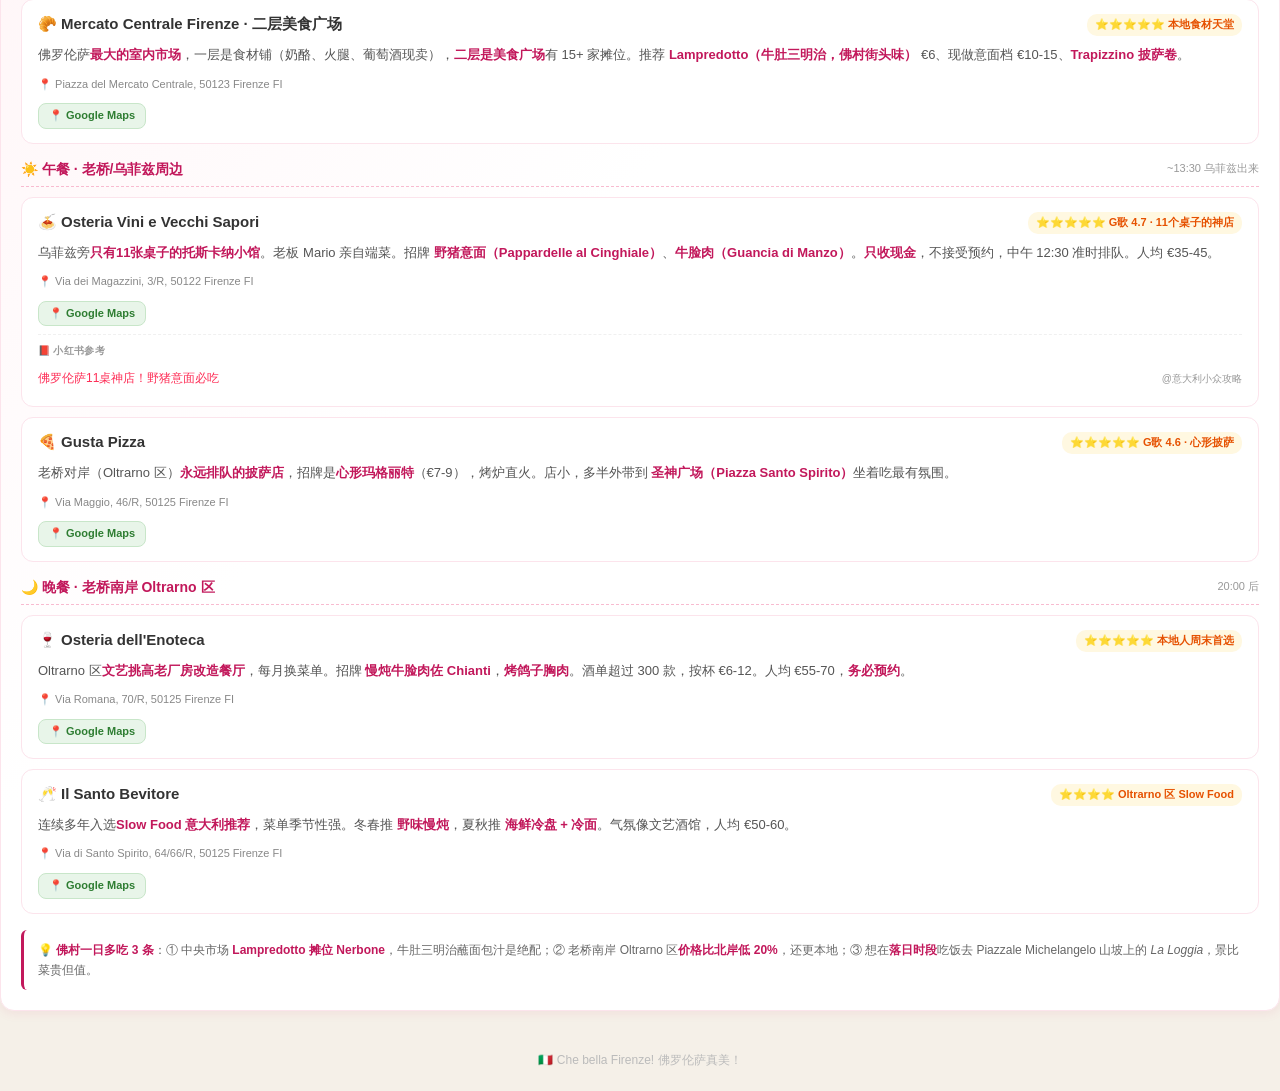
<file: day4.html>
<!DOCTYPE html>
<html lang="zh-CN">
<head>
<meta charset="UTF-8">
<meta name="viewport" content="width=device-width, initial-scale=1.0, maximum-scale=5.0">
<link rel="stylesheet" href="mobile-fix.css">
<title>Day4 行程详细规划 | 佛罗伦萨·学院美术馆·圣母百花大教堂</title>
<style>
  :root {
    --green: #2d6a4f;
    --green-light: #e8f5e9;
    --orange: #ff9800;
    --red: #ef5350;
    --blue: #42a5f5;
    --purple: #7e57c2;
    --bg: #f5f0e8;
    --card: #ffffff;
    --text: #2c2c2c;
    --text-secondary: #666;
    --border: #e0d8c8;
    --note-bg: #fffde7;
    --note-border: #ffe082;
    --theme: #c62828;
    --theme-light: #ffebee;
  }
  * { margin: 0; padding: 0; box-sizing: border-box; }
  body { font-family: -apple-system, BlinkMacSystemFont, 'Segoe UI', Roboto, 'Helvetica Neue', sans-serif; background: var(--bg); color: var(--text); line-height: 1.6; -webkit-text-size-adjust: 100%; }
  .hero { background: linear-gradient(135deg, #bf360c 0%, #d84315 40%, #ff5722 100%); color: white; padding: 40px 20px 30px; text-align: center; position: relative; }
  .hero h1 { font-size: 26px; margin-bottom: 6px; }
  .hero .subtitle { font-size: 13px; opacity: 0.85; }
  .hero .date-badge { display: inline-block; background: rgba(255,255,255,0.2); padding: 4px 16px; border-radius: 20px; font-size: 13px; margin-top: 10px; }
  .toolbar { position: sticky; top: 0; z-index: 90; background: white; border-bottom: 1px solid var(--border); padding: 8px 16px; display: flex; align-items: center; gap: 8px; flex-wrap: wrap; box-shadow: 0 2px 8px rgba(0,0,0,0.06); }
  .toolbar-btn { display: inline-flex; align-items: center; gap: 4px; padding: 6px 12px; border-radius: 8px; border: 1px solid #ddd; background: white; font-size: 12px; cursor: pointer; transition: all 0.2s; white-space: nowrap; color: var(--text); }
  .toolbar-btn:hover { background: #f0f0f0; }
  .toolbar-btn.active { background: var(--green); color: white; border-color: var(--green); }
  .toolbar-btn.btn-note { border-color: var(--note-border); background: var(--note-bg); }
  .toolbar-btn.btn-note:hover { background: #fff8e1; }
  .toolbar-sep { width: 1px; height: 20px; background: #ddd; }
  .toolbar-hint { font-size: 11px; color: #999; margin-left: auto; }
  .stats-bar { display: flex; justify-content: center; gap: 20px; padding: 14px 16px; background: white; border-bottom: 1px solid var(--border); flex-wrap: wrap; }
  .stat-item { text-align: center; min-width: 70px; }
  .stat-item .num { font-size: 20px; font-weight: 700; color: #bf360c; }
  .stat-item .label { font-size: 11px; color: #888; margin-top: 2px; }
  .container { max-width: 1100px; margin: 0 auto; padding: 20px 16px; }
  .section-title { font-size: 20px; font-weight: 700; margin-bottom: 16px; display: flex; align-items: center; gap: 8px; }
  .tl-item { display: grid; grid-template-columns: 260px 1fr 260px; gap: 0; margin-bottom: 12px; border-radius: 14px; overflow: hidden; box-shadow: 0 2px 8px rgba(0,0,0,0.05); background: var(--card); position: relative; }
  .tl-item.item-drive { grid-template-columns: 1fr; background: #f8faf8; }
  .tl-time-bar { grid-column: 1 / -1; display: flex; align-items: center; gap: 8px; padding: 10px 16px; background: linear-gradient(90deg, #fbe9e7 0%, white 100%); border-bottom: 1px solid #eee; }
  .tl-time-tag { font-size: 13px; font-weight: 700; color: #bf360c; background: white; padding: 2px 12px; border-radius: 10px; border: 1px solid #ffccbc; white-space: nowrap; }
  .tl-type-badge { font-size: 10px; padding: 2px 8px; border-radius: 8px; font-weight: 600; }
  .badge-photo { background: #fff3e0; color: #e65100; }
  .badge-food { background: #fce4ec; color: #c62828; }
  .badge-drive { background: #e8f5e9; color: #2e7d32; }
  .badge-must { background: var(--red); color: white; }
  .badge-stay { background: #ede7f6; color: #4a148c; }
  .badge-start { background: #e3f2fd; color: #1565c0; }
  .badge-art { background: #f3e5f5; color: #6a1b9a; }
  .badge-walk { background: #e0f2f1; color: #00695c; }
  .badge-church { background: #fff8e1; color: #f57f17; }
  .badge-sunset { background: #fff8e1; color: #f57f17; }
  .tl-left { padding: 14px 16px; border-right: 1px solid #f0f0f0; display: flex; flex-direction: column; gap: 8px; background: #fafaf8; }
  .tl-spot-name { font-size: 16px; font-weight: 700; color: var(--text); line-height: 1.3; }
  .tl-spot-subname { font-size: 12px; color: var(--text-secondary); }
  .tl-spot-addr { font-size: 12px; color: #888; display: flex; align-items: flex-start; gap: 4px; }
  .tl-spot-addr .addr-icon { flex-shrink: 0; }
  .gmap-link { display: inline-flex; align-items: center; gap: 4px; background: var(--green-light); color: #2e7d32; padding: 4px 10px; border-radius: 8px; font-size: 12px; font-weight: 600; text-decoration: none; border: 1px solid #c8e6c9; transition: all 0.2s; }
  .gmap-link:hover { background: #2e7d32; color: white; }
  .tl-mid { padding: 14px 16px; border-right: 1px solid #f0f0f0; }
  .tl-mid p { font-size: 13px; color: #555; margin-bottom: 6px; }
  .tl-mid p:last-child { margin-bottom: 0; }
  .xhs-links { margin-top: 10px; padding-top: 8px; border-top: 1px dashed #eee; }
  .xhs-links-title { font-size: 11px; color: #999; margin-bottom: 6px; font-weight: 600; }
  .xhs-link-item { display: flex; align-items: center; gap: 6px; padding: 4px 0; font-size: 12px; }
  .xhs-link-item a { color: #fe2c55; text-decoration: none; font-weight: 500; flex: 1; overflow: hidden; text-overflow: ellipsis; white-space: nowrap; }
  .xhs-link-item a:hover { text-decoration: underline; }
  .xhs-link-item .xhs-stats { font-size: 10px; color: #999; white-space: nowrap; }
  .tl-right { padding: 14px 16px; background: #fdfcf9; }
  .tl-right-section { margin-bottom: 10px; }
  .tl-right-section:last-child { margin-bottom: 0; }
  .tl-right-label { font-size: 11px; font-weight: 700; color: #888; text-transform: uppercase; margin-bottom: 4px; letter-spacing: 0.5px; }
  .tip-mini { background: #fff8e1; border: 1px solid #ffe082; border-radius: 8px; padding: 8px 10px; font-size: 12px; color: #555; }
  .drive-card { padding: 12px 16px; display: flex; align-items: center; gap: 12px; flex-wrap: wrap; }
  .drive-card .drive-icon { font-size: 18px; }
  .drive-card .drive-title { font-weight: 600; font-size: 14px; }
  .drive-card .drive-detail { font-size: 12px; color: var(--text-secondary); }
  [contenteditable="true"] { outline: none; border-radius: 4px; transition: background 0.2s; }
  .edit-mode [contenteditable="true"]:hover { background: rgba(45,106,79,0.06); }
  .edit-mode [contenteditable="true"]:focus { background: rgba(45,106,79,0.1); box-shadow: inset 0 0 0 1px rgba(45,106,79,0.3); }
  .user-note { background: var(--note-bg); border: 1px solid var(--note-border); border-radius: 8px; padding: 8px 10px; margin-top: 6px; font-size: 12px; position: relative; }
  .user-note::before { content: '📝 我的批注'; display: block; font-size: 10px; font-weight: 700; color: #f57f17; margin-bottom: 4px; }
  .user-note .note-delete { position: absolute; top: 6px; right: 8px; cursor: pointer; font-size: 12px; color: #ccc; }
  .user-note .note-delete:hover { color: var(--red); }
  .add-note-btn { display: none; margin-top: 6px; padding: 4px 10px; border-radius: 6px; border: 1px dashed var(--note-border); background: transparent; color: #f57f17; font-size: 11px; cursor: pointer; transition: all 0.2s; }
  .add-note-btn:hover { background: var(--note-bg); }
  .annotate-mode .add-note-btn { display: inline-block; }
  .tips-section { background: var(--card); border-radius: 14px; padding: 20px; margin-bottom: 20px; box-shadow: 0 2px 12px rgba(0,0,0,0.06); }
  .tip-grid { display: grid; grid-template-columns: 1fr 1fr; gap: 10px; }
  .tip-card { border-radius: 10px; padding: 12px; font-size: 13px; }
  .tip-card h4 { font-size: 14px; margin-bottom: 6px; }
  .tip-card.tip-danger { background: #fce4ec; }
  .tip-card.tip-warn { background: #fff8e1; }
  .tip-card.tip-info { background: #e3f2fd; }
  .tip-card.tip-ok { background: var(--green-light); }
  .sources { background: var(--card); border-radius: 14px; padding: 16px 20px; margin-bottom: 20px; box-shadow: 0 2px 8px rgba(0,0,0,0.04); font-size: 12px; color: #888; }
  .sources h3 { font-size: 14px; color: #555; margin-bottom: 8px; }
  .sources p { margin-bottom: 4px; }
  .footer { text-align: center; padding: 20px; color: #bbb; font-size: 12px; }
  @media (max-width: 768px) {
    .tl-item { grid-template-columns: 1fr !important; }
    .tl-left, .tl-mid, .tl-right { border-right: none !important; border-bottom: 1px solid #f0f0f0; }
    .tl-right { border-bottom: none; }
    .tip-grid { grid-template-columns: 1fr; }
    .hero h1 { font-size: 22px; }
    .stats-bar { gap: 12px; }
    .toolbar-hint { display: none; }
    .container { padding: 12px 10px; }
    .drive-card { flex-direction: column; align-items: flex-start; }
  }
  @media print { .toolbar { display: none; } .add-note-btn { display: none; } body { background: white; } }

  /* Day Tab 切换栏 */
  .day-tabs {
    display: flex;
    align-items: center;
    gap: 0;
    background: #fff;
    border-bottom: 1px solid #e0d8c8;
    overflow-x: auto;
    -webkit-overflow-scrolling: touch;
    scrollbar-width: none;
    position: sticky;
    top: 0;
    z-index: 200;
    box-shadow: 0 2px 8px rgba(0,0,0,0.06);
  }
  .day-tabs::-webkit-scrollbar { display: none; }
  .day-tab {
    display: flex;
    flex-direction: column;
    align-items: center;
    justify-content: center;
    min-width: 56px;
    padding: 8px 6px 6px;
    text-decoration: none;
    color: #888;
    font-size: 12px;
    font-weight: 500;
    border-bottom: 3px solid transparent;
    transition: all 0.2s;
    flex-shrink: 0;
    line-height: 1.2;
  }
  .day-tab:hover { color: #333; background: #f9f7f2; }
  .day-tab.active {
    color: #2d6a4f;
    font-weight: 700;
    border-bottom-color: #2d6a4f;
    background: #f0f7f2;
  }
  .day-tab .tab-day { font-size: 13px; font-weight: 700; }
  .day-tab .tab-city { font-size: 10px; margin-top: 1px; opacity: 0.75; }
  .day-tab-home {
    min-width: 44px;
    padding: 8px 10px 6px;
    font-size: 16px;
  }


  /* ===== 🍽️ 美食推荐模块（全局） ===== */
  .food-section {
    background: linear-gradient(135deg, #fff5f7 0%, #fff 40%);
    border-radius: 14px;
    padding: 20px;
    margin-bottom: 20px;
    box-shadow: 0 2px 12px rgba(194,24,91,0.08);
    border: 1px solid #fce4ec;
  }
  .food-section .section-title { color: #880e4f; }
  .food-intro {
    background: #fff;
    border-left: 3px solid #c2185b;
    padding: 10px 14px;
    border-radius: 6px;
    font-size: 12px;
    color: #666;
    margin-bottom: 16px;
    line-height: 1.7;
  }
  .food-intro strong { color: #c2185b; }
  .food-slot-title {
    font-size: 14px;
    font-weight: 700;
    color: #c2185b;
    margin: 14px 0 10px;
    display: flex;
    align-items: center;
    gap: 6px;
    padding-bottom: 6px;
    border-bottom: 1px dashed #f8bbd0;
  }
  .food-slot-title .slot-time {
    font-size: 11px;
    font-weight: 500;
    color: #999;
    margin-left: auto;
  }
  .food-card {
    background: #fff;
    border: 1px solid #fce4ec;
    border-radius: 12px;
    padding: 14px 16px;
    margin-bottom: 10px;
    transition: all 0.2s;
  }
  .food-card:hover { border-color: #c2185b; box-shadow: 0 4px 12px rgba(194,24,91,0.1); }
  .food-card-header {
    display: flex;
    align-items: flex-start;
    justify-content: space-between;
    gap: 10px;
    margin-bottom: 8px;
    flex-wrap: wrap;
  }
  .food-card-name {
    font-size: 15px;
    font-weight: 700;
    color: #333;
    line-height: 1.3;
  }
  .food-card-name .food-icon { color: #c2185b; margin-right: 4px; }
  .food-card-rating {
    font-size: 11px;
    background: #fff8e1;
    color: #e65100;
    padding: 2px 8px;
    border-radius: 10px;
    white-space: nowrap;
    font-weight: 600;
  }
  .food-card-desc {
    font-size: 13px;
    color: #555;
    line-height: 1.65;
    margin-bottom: 10px;
  }
  .food-card-desc strong { color: #c2185b; }
  .food-card-addr {
    font-size: 11px;
    color: #888;
    margin-bottom: 8px;
    display: flex;
    align-items: flex-start;
    gap: 4px;
  }
  .food-gmap-link {
    display: inline-flex;
    align-items: center;
    gap: 3px;
    background: #e8f5e9;
    color: #2e7d32;
    padding: 3px 10px;
    border-radius: 8px;
    font-size: 11px;
    font-weight: 600;
    text-decoration: none;
    border: 1px solid #c8e6c9;
    margin-right: 6px;
    transition: all 0.2s;
  }
  .food-gmap-link:hover { background: #2e7d32; color: white; }
  .food-xhs-block {
    margin-top: 8px;
    padding-top: 8px;
    border-top: 1px dashed #f0f0f0;
  }
  .food-xhs-title {
    font-size: 10px;
    color: #999;
    font-weight: 700;
    margin-bottom: 6px;
    letter-spacing: 0.3px;
  }
  .food-xhs-item {
    display: flex;
    align-items: center;
    gap: 6px;
    padding: 4px 0;
    font-size: 12px;
  }
  .food-xhs-item a {
    color: #fe2c55;
    text-decoration: none;
    font-weight: 500;
    flex: 1;
    overflow: hidden;
    text-overflow: ellipsis;
    white-space: nowrap;
  }
  .food-xhs-item a:hover { text-decoration: underline; }
  .food-xhs-item .xhs-meta {
    font-size: 10px;
    color: #999;
    white-space: nowrap;
  }
  @media (max-width: 640px) {
    .food-card-header { flex-direction: column; align-items: flex-start; gap: 4px; }
    .food-card-name { font-size: 14px; }
  }

</style>
</head>
<body>

<!-- Hero -->
<div class="hero">
  <h1>🏛️ Day4 佛罗伦萨·文艺复兴之城</h1>
  <div class="subtitle">中央市场 → 学院美术馆 → 圣母百花大教堂 → Opera博物馆 → 穹顶日落</div>
  <div class="date-badge">📅 2026年4月29日 周三</div>
</div>

<!-- Toolbar -->
<div class="day-tabs" id="dayTabs">
  <a class="day-tab day-tab-home" href="index.html" title="首页">🏠</a>
  <a class="day-tab" href="day1.html"><span class="tab-day">D1</span><span class="tab-city">罗马</span></a>
  <a class="day-tab" href="day2.html"><span class="tab-day">D2</span><span class="tab-city">梵蒂冈</span></a>
  <a class="day-tab" href="day3.html"><span class="tab-day">D3</span><span class="tab-city">比萨</span></a>
  <a class="day-tab active" href="day4.html"><span class="tab-day">D4</span><span class="tab-city">五渔村</span></a>
  <a class="day-tab" href="day5.html"><span class="tab-day">D5</span><span class="tab-city">佛罗伦萨</span></a>
  <a class="day-tab" href="day6.html"><span class="tab-day">D6</span><span class="tab-city">威尼斯</span></a>
  <a class="day-tab" href="day7.html"><span class="tab-day">D7</span><span class="tab-city">多洛米蒂</span></a>
  <a class="day-tab" href="day8.html"><span class="tab-day">D8</span><span class="tab-city">多洛米蒂</span></a>
  <a class="day-tab" href="day9.html"><span class="tab-day">D9</span><span class="tab-city">科莫湖</span></a>
  <a class="day-tab" href="day10.html"><span class="tab-day">D10</span><span class="tab-city">米兰</span></a>
</div>
<div class="toolbar" id="toolbar">
  <button class="toolbar-btn" id="btn-edit" onclick="toggleEdit()">✏️ 编辑模式</button>
  <button class="toolbar-btn btn-note" id="btn-annotate" onclick="toggleAnnotate()">📝 批注模式</button>
  <div class="toolbar-sep"></div>
  <button class="toolbar-btn" onclick="exportNotes()">💾 导出批注</button>
  <button class="toolbar-btn" onclick="saveLocal()">📥 保存到本地</button>
  <span class="toolbar-hint" id="toolbar-hint">点击「编辑模式」可直接修改内容，「批注模式」可添加备注</span>
</div>

<!-- Stats -->
<div class="stats-bar">
  <div class="stat-item"><div class="num">~10:00</div><div class="label">开始游览</div></div>
  <div class="stat-item"><div class="num">~9h</div><div class="label">总游览时长</div></div>
  <div class="stat-item"><div class="num">6</div><div class="label">景点/站点</div></div>
  <div class="stat-item"><div class="num">🌅 19:55</div><div class="label">日落时间</div></div>
  <div class="stat-item"><div class="num">全程步行</div><div class="label">交通方式</div></div>
</div>

<div class="container">

<!-- ===== Geographic Illustrated Route Map ===== -->
<div class="map-section" style="background:var(--card);border-radius:14px;padding:20px;margin-bottom:20px;box-shadow:0 2px 12px rgba(0,0,0,0.06);">
  <h2 class="section-title">🗺️ Day4 行程路线图</h2>
  <p style="font-size:12px;color:#888;margin-bottom:12px;">📐 基于佛罗伦萨老城真实地理位置 · 手绘风地标建筑 · 点击景点可跳转 Google Maps 导航</p>

  <div style="width:100%;overflow-x:auto;-webkit-overflow-scrolling:touch;">
  <svg viewBox="0 0 960 820" xmlns="http://www.w3.org/2000/svg" style="width:100%;max-width:960px;margin:0 auto;display:block;font-family:-apple-system,BlinkMacSystemFont,'Segoe UI',sans-serif;">
    <defs>
      <linearGradient id="mapBg" x1="0%" y1="0%" x2="100%" y2="100%">
        <stop offset="0%" style="stop-color:#faf5eb;stop-opacity:1"/>
        <stop offset="100%" style="stop-color:#f0e8d8;stop-opacity:1"/>
      </linearGradient>
      <filter id="shadow" x="-20%" y="-20%" width="140%" height="140%">
        <feDropShadow dx="0" dy="2" stdDeviation="3" flood-color="rgba(0,0,0,0.12)"/>
      </filter>
      <filter id="cardShadow" x="-5%" y="-5%" width="110%" height="120%">
        <feDropShadow dx="0" dy="3" stdDeviation="5" flood-color="rgba(0,0,0,0.1)"/>
      </filter>
      <filter id="glow" x="-30%" y="-30%" width="160%" height="160%">
        <feGaussianBlur stdDeviation="2" result="blur"/>
        <feMerge><feMergeNode in="blur"/><feMergeNode in="SourceGraphic"/></feMerge>
      </filter>
    </defs>

    <!-- Background -->
    <rect width="960" height="820" rx="16" fill="url(#mapBg)"/>
    <text x="30" y="45" font-size="20" fill="#bf360c" letter-spacing="6" font-weight="700" opacity="0.25">D A Y  4  ·  F I R E N Z E</text>

    <!-- Arno River -->
    <path d="M0,520 Q120,510 240,525 Q400,540 520,530 Q680,520 800,535 Q880,540 960,530" stroke="#8bb8d0" stroke-width="24" fill="none" opacity="0.12" stroke-linecap="round"/>
    <path d="M0,520 Q120,510 240,525 Q400,540 520,530 Q680,520 800,535 Q880,540 960,530" stroke="#8bb8d0" stroke-width="3.5" fill="none" opacity="0.35" stroke-linecap="round" stroke-dasharray="12,6"/>
    <text x="680" y="555" font-size="11" fill="#7aa8c0" opacity="0.45" font-style="italic">Arno 阿诺河</text>

    <!-- Street grid hints -->
    <g opacity="0.07" stroke="#a09080" stroke-width="1">
      <line x1="300" y1="100" x2="300" y2="500"/>
      <line x1="500" y1="80" x2="500" y2="500"/>
      <line x1="200" y1="300" x2="800" y2="300"/>
      <line x1="200" y1="400" x2="750" y2="400"/>
    </g>

    <!-- ★ Duomo (Santa Maria del Fiore) -->
    <g transform="translate(480,280)" opacity="0.22">
      <rect x="-25" y="-10" width="50" height="25" rx="2" fill="#c8a878"/>
      <path d="M-18,-10 Q0,-45 18,-10" fill="#d4654a" opacity="0.6"/>
      <path d="M-18,-10 Q0,-45 18,-10" fill="none" stroke="#b85040" stroke-width="1.5"/>
      <rect x="-3" y="-46" width="6" height="8" rx="1" fill="#c0a060"/>
      <rect x="24" y="-35" width="8" height="45" rx="1" fill="#c8b888"/>
      <polygon points="22,-35 28,-42 34,-35" fill="#b0a070"/>
    </g>

    <!-- ★ Galleria dell'Accademia (north of Duomo) -->
    <g transform="translate(380,180)" opacity="0.18">
      <rect x="0" y="0" width="50" height="20" rx="3" fill="none" stroke="#7e57c2" stroke-width="2"/>
      <rect x="5" y="-5" width="8" height="5" rx="1" fill="#7e57c2"/>
      <rect x="20" y="-5" width="8" height="5" rx="1" fill="#7e57c2"/>
      <rect x="35" y="-5" width="8" height="5" rx="1" fill="#7e57c2"/>
    </g>

    <!-- ★ Mercato Centrale -->
    <g transform="translate(320,140)" opacity="0.15">
      <rect x="0" y="0" width="35" height="20" rx="2" fill="#c4a070"/>
      <path d="M-2,0 L17.5,-12 L37,0" fill="none" stroke="#a0805a" stroke-width="1.5"/>
    </g>

    <!-- Compass -->
    <g transform="translate(900,55)" opacity="0.5">
      <circle cx="0" cy="0" r="26" fill="rgba(255,255,255,0.6)" stroke="#8b7355" stroke-width="1.5"/>
      <text x="0" y="-10" text-anchor="middle" font-size="13" font-weight="800" fill="#8b7355">N</text>
      <text x="0" y="20" text-anchor="middle" font-size="10" fill="#b0a080">S</text>
      <text x="13" y="5" text-anchor="middle" font-size="10" fill="#b0a080">E</text>
      <text x="-13" y="5" text-anchor="middle" font-size="10" fill="#b0a080">W</text>
      <line x1="0" y1="-6" x2="0" y2="8" stroke="#8b7355" stroke-width="1.5"/>
      <polygon points="0,-6 -3,1 3,1" fill="#8b7355"/>
    </g>

    <!-- Route lines -->
    <!-- ① Central Market → ② Accademia -->
    <path d="M350,160 C365,170 380,175 390,185" stroke="#bf360c" stroke-width="3.5" fill="none" stroke-dasharray="8,5" opacity="0.4" stroke-linecap="round"/>
    <!-- ② Accademia → ③ Duomo exterior -->
    <path d="M410,200 C430,230 460,260 480,280" stroke="#bf360c" stroke-width="3.5" fill="none" stroke-dasharray="8,5" opacity="0.4" stroke-linecap="round"/>
    <!-- ③ Duomo → ④ Opera Museum -->
    <path d="M510,300 C530,310 540,320 550,330" stroke="#bf360c" stroke-width="3.5" fill="none" stroke-dasharray="8,5" opacity="0.4" stroke-linecap="round"/>
    <!-- ④ Opera → ⑤ Dome climb -->
    <path d="M550,340 C530,320 500,300 490,290" stroke="#bf360c" stroke-width="3.5" fill="none" stroke-dasharray="8,5" opacity="0.4" stroke-linecap="round"/>
    <!-- ⑤ Dome → ⑥ Piazza della Repubblica + Piazza della Signoria -->
    <path d="M480,290 C500,350 520,390 560,430" stroke="#bf360c" stroke-width="3.5" fill="none" stroke-dasharray="8,5" opacity="0.4" stroke-linecap="round"/>

    <!-- Distance pills -->
    <g font-size="11" font-weight="600">
      <rect x="350" y="172" width="100" height="24" rx="12" fill="#bf360c" opacity="0.75"/>
      <text x="400" y="188" fill="white" text-anchor="middle" font-size="10">🚶 步行 ~5min</text>

      <rect x="430" y="220" width="110" height="24" rx="12" fill="#bf360c" opacity="0.75"/>
      <text x="485" y="236" fill="white" text-anchor="middle" font-size="10">🚶 步行 ~10min</text>

      <rect x="440" y="280" width="100" height="24" rx="12" fill="#bf360c" opacity="0.75"/>
      <text x="490" y="296" fill="white" text-anchor="middle" font-size="10">🚶 步行 ~3min</text>

      <rect x="440" y="390" width="120" height="24" rx="12" fill="#bf360c" opacity="0.75"/>
      <text x="500" y="406" fill="white" text-anchor="middle" font-size="10">🚶 步行 ~5min</text>
    </g>

    <!-- Stop cards -->
    <!-- ① 中央市场 -->
    <a href="https://www.google.com/maps/search/?api=1&query=Mercato+Centrale+Firenze" target="_blank">
      <g filter="url(#cardShadow)" cursor="pointer">
        <rect x="100" y="110" width="280" height="72" rx="14" fill="white" stroke="#66bb6a" stroke-width="2.5"/>
        <circle cx="138" cy="146" r="24" fill="#66bb6a" filter="url(#glow)"/>
        <text x="138" y="153" text-anchor="middle" fill="white" font-size="17" font-weight="800">1</text>
        <text x="174" y="131" font-size="15" font-weight="700" fill="#333">🍽️ 佛罗伦萨中央市场</text>
        <text x="174" y="151" font-size="12" fill="#888">~10:00 · 早午餐</text>
        <text x="174" y="168" font-size="10" fill="#666">百年铸铁市场 · 地道托斯卡纳美食</text>
      </g>
    </a>

    <!-- ② 学院美术馆 -->
    <a href="https://www.google.com/maps/search/?api=1&query=Galleria+dell+Accademia+Firenze" target="_blank">
      <g filter="url(#cardShadow)" cursor="pointer">
        <rect x="200" y="190" width="310" height="82" rx="14" fill="white" stroke="#7e57c2" stroke-width="2.5"/>
        <circle cx="238" cy="232" r="24" fill="#7e57c2" filter="url(#glow)"/>
        <text x="238" y="239" text-anchor="middle" fill="white" font-size="17" font-weight="800">2</text>
        <text x="274" y="212" font-size="15" font-weight="700" fill="#333">🎨 学院美术馆</text>
        <text x="274" y="232" font-size="12" fill="#888">已预约 12:30 · ⭐必打卡 2h</text>
        <text x="274" y="252" font-size="10" fill="#666">米开朗基罗《大卫》原作 · 24€已购票</text>
        <text x="274" y="265" font-size="11" fill="#2d6a4f" font-weight="600">📍 点击导航 →</text>
      </g>
    </a>

    <!-- ③ 圣母百花大教堂 -->
    <a href="https://www.google.com/maps/search/?api=1&query=Cattedrale+di+Santa+Maria+del+Fiore" target="_blank">
      <g filter="url(#cardShadow)" cursor="pointer">
        <rect x="500" y="260" width="320" height="82" rx="14" fill="white" stroke="#ff5722" stroke-width="2.5"/>
        <circle cx="538" cy="302" r="24" fill="#ff5722" filter="url(#glow)"/>
        <text x="538" y="309" text-anchor="middle" fill="white" font-size="17" font-weight="800">3</text>
        <text x="574" y="282" font-size="15" font-weight="700" fill="#333">⛪ 圣母百花大教堂</text>
        <text x="574" y="302" font-size="12" fill="#888">~15:30 外观+内部参观</text>
        <text x="574" y="322" font-size="10" fill="#666">文艺复兴标志 · 红色穹顶</text>
        <text x="574" y="335" font-size="11" fill="#2d6a4f" font-weight="600">📍 点击导航 →</text>
      </g>
    </a>

    <!-- ④ Opera 博物馆 -->
    <a href="https://www.google.com/maps/search/?api=1&query=Museo+dell+Opera+del+Duomo+Firenze" target="_blank">
      <g filter="url(#cardShadow)" cursor="pointer">
        <rect x="540" y="350" width="300" height="72" rx="14" fill="white" stroke="#ff9800" stroke-width="2.5"/>
        <circle cx="578" cy="386" r="24" fill="#ff9800" filter="url(#glow)"/>
        <text x="578" y="393" text-anchor="middle" fill="white" font-size="17" font-weight="800">4</text>
        <text x="614" y="370" font-size="14" font-weight="700" fill="#333">🏛️ Opera 博物馆</text>
        <text x="614" y="390" font-size="12" fill="#888">~16:30 · 原版天堂之门 1.5h</text>
        <text x="614" y="407" font-size="10" fill="#666">五联票含 · 吉贝尔蒂杰作</text>
      </g>
    </a>

    <!-- ⑤ 穹顶登顶 -->
    <a href="https://www.google.com/maps/search/?api=1&query=Cupola+Brunelleschi+Firenze" target="_blank">
      <g filter="url(#cardShadow)" cursor="pointer">
        <rect x="160" y="300" width="300" height="78" rx="14" fill="white" stroke="#ef5350" stroke-width="2.5"/>
        <circle cx="198" cy="340" r="24" fill="#ef5350" filter="url(#glow)"/>
        <text x="198" y="347" text-anchor="middle" fill="white" font-size="17" font-weight="800">5</text>
        <text x="234" y="323" font-size="15" font-weight="700" fill="#333">🌅 穹顶登顶看日落</text>
        <text x="234" y="343" font-size="12" fill="#888">已预约 18:45 · ⭐必打卡</text>
        <text x="234" y="363" font-size="10" fill="#666">463级台阶 · 俯瞰佛罗伦萨全景</text>
      </g>
    </a>

    <!-- ⑥ 晚餐+广场 -->
    <a href="https://www.google.com/maps/search/?api=1&query=Piazza+della+Signoria+Firenze" target="_blank">
      <g filter="url(#cardShadow)" cursor="pointer">
        <rect x="440" y="430" width="320" height="72" rx="14" fill="white" stroke="#66bb6a" stroke-width="2.5"/>
        <circle cx="478" cy="466" r="24" fill="#66bb6a" filter="url(#glow)"/>
        <text x="478" y="473" text-anchor="middle" fill="white" font-size="17" font-weight="800">6</text>
        <text x="514" y="450" font-size="15" font-weight="700" fill="#333">🍝 晚餐 + 广场散步</text>
        <text x="514" y="470" font-size="12" fill="#888">共和广场 → 领主广场</text>
        <text x="514" y="487" font-size="10" fill="#666">旧宫 · 佣兵凉廊 · 露天雕塑</text>
      </g>
    </a>

    <!-- Pin dots -->
    <circle cx="340" cy="155" r="5" fill="#66bb6a" opacity="0.5"/>
    <circle cx="400" cy="195" r="5" fill="#7e57c2" opacity="0.5"/>
    <circle cx="490" cy="285" r="6" fill="#ff5722" opacity="0.6"/>
    <circle cx="555" cy="345" r="5" fill="#ff9800" opacity="0.5"/>
    <circle cx="485" cy="290" r="5" fill="#ef5350" opacity="0.5"/>
    <circle cx="560" cy="440" r="5" fill="#66bb6a" opacity="0.5"/>

    <!-- ===== 餐厅胶囊 food-pins (v3) ===== -->
    <g class="food-pins" font-family="-apple-system,'Segoe UI',sans-serif">
      <!-- 1. Trattoria Mario（中央市场西侧 50m，Via Rosina 2r，午餐）-->
      <g>
        <circle cx="128" cy="178" r="4" fill="#c62828" opacity="0.9"/>
        <circle cx="128" cy="178" r="8" fill="none" stroke="#c62828" stroke-width="1" opacity="0.35"/>
        <path d="M 128 178 Q 80 400 100 615" fill="none" stroke="#c62828" stroke-width="1.4" stroke-dasharray="3,3" opacity="0.65"/>
        <g transform="translate(25,615)">
          <rect width="200" height="46" rx="23" fill="white" stroke="#c62828" stroke-width="1.6" opacity="0.96"/>
          <text x="14" y="22" font-size="16">🥩</text>
          <text x="38" y="20" font-size="12" font-weight="700" fill="#b71c1c">Trattoria Mario</text>
          <text x="38" y="34" font-size="10" fill="#666">百年老店 · 排队T骨牛排 · 仅午餐</text>
          <text x="38" y="44" font-size="9" fill="#888">Via Rosina 2r · 现金优先</text>
        </g>
      </g>

      <!-- 2. Trattoria Za Za（中央市场旁晚餐，Piazza del Mercato Centrale 26r）-->
      <g>
        <circle cx="340" cy="182" r="4" fill="#2e7d32" opacity="0.9"/>
        <circle cx="340" cy="182" r="8" fill="none" stroke="#2e7d32" stroke-width="1" opacity="0.35"/>
        <path d="M 340 182 Q 330 420 370 625" fill="none" stroke="#2e7d32" stroke-width="1.4" stroke-dasharray="3,3" opacity="0.65"/>
        <g transform="translate(255,615)">
          <rect width="220" height="46" rx="23" fill="white" stroke="#2e7d32" stroke-width="1.6" opacity="0.96"/>
          <text x="14" y="22" font-size="16">🍖</text>
          <text x="38" y="20" font-size="12" font-weight="700" fill="#1b5e20">Trattoria Za Za</text>
          <text x="38" y="34" font-size="10" fill="#666">中央市场旁 · T骨牛排名店 · 晚餐</text>
          <text x="38" y="44" font-size="9" fill="#888">Piazza del Mercato Centrale 26r</text>
        </g>
      </g>

      <!-- 3. All'Antico Vinaio（领主广场东南，Via dei Neri 74r）-->
      <g>
        <circle cx="730" cy="502" r="4" fill="#ef6c00" opacity="0.9"/>
        <circle cx="730" cy="502" r="8" fill="none" stroke="#ef6c00" stroke-width="1" opacity="0.35"/>
        <path d="M 730 502 Q 770 565 735 615" fill="none" stroke="#ef6c00" stroke-width="1.4" stroke-dasharray="3,3" opacity="0.65"/>
        <g transform="translate(620,615)">
          <rect width="225" height="46" rx="23" fill="white" stroke="#ef6c00" stroke-width="1.6" opacity="0.96"/>
          <text x="14" y="22" font-size="16">🥪</text>
          <text x="38" y="20" font-size="12" font-weight="700" fill="#e65100">All'Antico Vinaio</text>
          <text x="38" y="34" font-size="10" fill="#666">网红三明治 · 排队 · 快手午餐</text>
          <text x="38" y="44" font-size="9" fill="#888">Via dei Neri 74r · 领主广场东南 3min</text>
        </g>
      </g>
    </g>

    <!-- Legend -->
    <g transform="translate(20,740)">
      <rect width="920" height="65" rx="14" fill="white" opacity="0.9" stroke="#e0d8c8" stroke-width="1" filter="url(#shadow)"/>
      <circle cx="25" cy="22" r="9" fill="#66bb6a"/><text x="42" y="26" font-size="11" fill="#555">餐饮</text>
      <circle cx="110" cy="22" r="9" fill="#7e57c2"/><text x="127" y="26" font-size="11" fill="#555">美术馆</text>
      <circle cx="210" cy="22" r="9" fill="#ff5722"/><text x="227" y="26" font-size="11" fill="#555">教堂</text>
      <circle cx="290" cy="22" r="9" fill="#ff9800"/><text x="307" y="26" font-size="11" fill="#555">博物馆</text>
      <circle cx="385" cy="22" r="9" fill="#ef5350"/><text x="402" y="26" font-size="11" fill="#555">登顶日落</text>
      <text x="25" y="52" font-size="10" fill="#888">Day4 佛罗伦萨老城 · 全程步行 · 点击卡片跳转 Google Maps 导航</text>
    </g>
  </svg>
  </div>
</div>

<!-- ===== Timeline Section ===== -->
<h2 class="section-title">⏱️ 详细时间线</h2>

<!-- STOP 1: 中央市场 -->
<div class="tl-item" data-spot="mercato-centrale">
  <div class="tl-time-bar">
    <span class="tl-time-tag">~10:00 - 11:30</span>
    <span class="tl-type-badge badge-food">🍽️ 早午餐</span>
  </div>
  <div class="tl-left">
    <div class="tl-spot-name" contenteditable="false">🍽️ 佛罗伦萨中央市场</div>
    <div class="tl-spot-subname" contenteditable="false">Mercato Centrale · 百年铸铁市场</div>
    <div class="tl-spot-addr">
      <span class="addr-icon">📍</span>
      <span contenteditable="false">Piazza del Mercato Centrale, Firenze</span>
    </div>
    <a class="gmap-link" href="https://www.google.com/maps/search/?api=1&query=Mercato+Centrale+Firenze" target="_blank">📍 Google Maps 导航</a>
    <button class="add-note-btn" onclick="addNote(this)">+ 添加批注</button>
  </div>
  <div class="tl-mid">
    <p contenteditable="false">前一天从比萨开到佛罗伦萨已经很累了，今天晚点起，直接吃早午餐</p>
    <p contenteditable="false"><strong>🍽️ 推荐摊位：</strong></p>
    <p contenteditable="false">• <strong>Da Nerbone</strong> — 1872年开张，牛肉三明治（Lampredotto）是招牌</p>
    <p contenteditable="false">• 二楼美食广场有各种精致料理（牛排、意面、甜品）</p>
    <p contenteditable="false">• <strong>T骨牛排</strong>（Bistecca alla Fiorentina）佛罗伦萨必吃！</p>
    <div class="xhs-links">
      <div class="xhs-links-title">📕 小红书参考</div>
      <div class="xhs-link-item">
        <a href="https://www.xiaohongshu.com/explore/65f4a7c1000000001e030d1a" target="_blank">🇮🇹佛罗伦萨中央市场美食指南｜牛肚包yyds</a>
        <span class="xhs-stats">@旅食记 · 956赞</span>
      </div>
    </div>
    <button class="add-note-btn" onclick="addNote(this)">+ 添加批注</button>
  </div>
  <div class="tl-right">
    <div class="tl-right-section">
      <div class="tl-right-label">💡 建议</div>
      <div class="tip-mini" contenteditable="false">
        <p>• 一楼是传统菜市场（上午热闹）</p>
        <p>• 二楼是美食广场（全天营业）</p>
        <p>• 距离学院美术馆步行仅5分钟</p>
        <p>• 今天<strong>全程步行</strong>，车已停 Fortezza Fiera（详见 Day3）</p>
      </div>
    </div>
    <button class="add-note-btn" onclick="addNote(this)">+ 添加批注</button>
  </div>
</div>

<!-- Walk -->
<div class="tl-item item-drive">
  <div class="tl-time-bar">
    <span class="tl-time-tag" style="background:#f1f8e9;color:#558b2f;border-color:#c5e1a5;">11:30</span>
    <span class="tl-type-badge badge-walk">🚶 步行 5min</span>
  </div>
  <div class="drive-card">
    <span class="drive-icon">🚶</span>
    <div>
      <div class="drive-title" contenteditable="false">中央市场 → 学院美术馆</div>
      <div class="drive-detail" contenteditable="false">约400m · 沿 Via Ricasoli 直走</div>
    </div>
  </div>
</div>

<!-- STOP 2: 学院美术馆 -->
<div class="tl-item" data-spot="accademia">
  <div class="tl-time-bar">
    <span class="tl-time-tag">12:30 - 14:30</span>
    <span class="tl-type-badge badge-must">⭐ 必打卡 2h</span>
    <span class="tl-type-badge" style="background:#e8f5e9;color:#2e7d32;font-size:11px;font-weight:700;">已购票</span>
  </div>
  <div class="tl-left">
    <div class="tl-spot-name" contenteditable="false">🎨 佛罗伦萨学院美术馆</div>
    <div class="tl-spot-subname" contenteditable="false">Galleria dell'Accademia · 大卫原作所在地</div>
    <div class="tl-spot-addr">
      <span class="addr-icon">📍</span>
      <span contenteditable="false">Via Ricasoli, 58/60, Firenze</span>
    </div>
    <a class="gmap-link" href="https://www.google.com/maps/search/?api=1&query=Galleria+dell+Accademia+Firenze" target="_blank">📍 Google Maps 导航</a>
    <button class="add-note-btn" onclick="addNote(this)">+ 添加批注</button>
  </div>
  <div class="tl-mid">
    <p contenteditable="false">全世界最著名的雕塑——米开朗基罗的《大卫》原作就在这里！高5.17米，震撼力远超复制品</p>
    <p contenteditable="false"><strong>🎫 已预约 12:30-12:45 入场 · 每人24€已购买</strong></p>
    <p contenteditable="false"><strong>🚶 参观路线（2h）：</strong></p>
    <p contenteditable="false">• 进门后沿廊道直走 → 尽头就是《大卫》</p>
    <p contenteditable="false">• 廊道两侧有米开朗基罗未完成的《囚奴》系列</p>
    <p contenteditable="false">• 之后看中世纪宗教画和乐器收藏</p>
    <p contenteditable="false">📷 <strong>可以拍照</strong>！但禁止闪光灯和自拍杆</p>
    <div class="xhs-links">
      <div class="xhs-links-title">📕 小红书参考</div>
      <div class="xhs-link-item">
        <a href="https://www.xiaohongshu.com/explore/66a8b4c2000000001e03b891" target="_blank">🇮🇹佛罗伦萨学院美术馆攻略｜大卫真的太震撼了</a>
        <span class="xhs-stats">@艺术旅人 · 1087赞</span>
      </div>
    </div>
    <button class="add-note-btn" onclick="addNote(this)">+ 添加批注</button>
  </div>
  <div class="tl-right">
    <div class="tl-right-section">
      <div class="tl-right-label">🎫 门票</div>
      <div class="tip-mini" contenteditable="false">
        <p>• <strong>24€/人 · 已购买</strong></p>
        <p>• 预约 12:30-12:45 入场</p>
        <p>• 提前15分钟到排队安检</p>
      </div>
    </div>
    <div class="tl-right-section">
      <div class="tl-right-label">⚠️ 注意</div>
      <div class="tip-mini" contenteditable="false">
        <p>• 不能带大包/三脚架</p>
        <p>• 可以拍照但禁闪光灯</p>
        <p>• 错峰中午来人较少</p>
      </div>
    </div>
    <button class="add-note-btn" onclick="addNote(this)">+ 添加批注</button>
  </div>
</div>

<!-- Walk -->
<div class="tl-item item-drive">
  <div class="tl-time-bar">
    <span class="tl-time-tag" style="background:#f1f8e9;color:#558b2f;border-color:#c5e1a5;">14:30</span>
    <span class="tl-type-badge badge-walk">🚶 步行 10min</span>
  </div>
  <div class="drive-card">
    <span class="drive-icon">🚶</span>
    <div>
      <div class="drive-title" contenteditable="false">学院美术馆 → 圣母百花大教堂</div>
      <div class="drive-detail" contenteditable="false">约600m · 沿 Via Ricasoli 南下，远远就能看到穹顶</div>
    </div>
  </div>
</div>

<!-- STOP 3: 圣母百花大教堂 -->
<div class="tl-item" data-spot="duomo">
  <div class="tl-time-bar">
    <span class="tl-time-tag">~15:00 - 16:00</span>
    <span class="tl-type-badge badge-must">⭐ 必打卡</span>
    <span class="tl-type-badge badge-church">⛪ 教堂</span>
  </div>
  <div class="tl-left">
    <div class="tl-spot-name" contenteditable="false">⛪ 圣母百花大教堂</div>
    <div class="tl-spot-subname" contenteditable="false">Cattedrale di Santa Maria del Fiore</div>
    <div class="tl-spot-addr">
      <span class="addr-icon">📍</span>
      <span contenteditable="false">Piazza del Duomo, Firenze</span>
    </div>
    <a class="gmap-link" href="https://www.google.com/maps/search/?api=1&query=Cattedrale+di+Santa+Maria+del+Fiore" target="_blank">📍 Google Maps 导航</a>
    <button class="add-note-btn" onclick="addNote(this)">+ 添加批注</button>
  </div>
  <div class="tl-mid">
    <p contenteditable="false">佛罗伦萨的标志！布鲁内莱斯基设计的穹顶是文艺复兴建筑的巅峰之作</p>
    <p contenteditable="false"><strong>🚶 参观顺序：</strong></p>
    <p contenteditable="false">• 先在外围拍照 → 白绿粉大理石外墙超美</p>
    <p contenteditable="false">• 进入教堂内部参观（<strong>免费</strong>，排队可能需要20-30min）</p>
    <p contenteditable="false">• 抬头看穹顶壁画《末日审判》— 乔尔乔·瓦萨里作品</p>
    <p contenteditable="false">📷 教堂内部可以拍照，光线从穹顶洒下来很震撼</p>
    <div class="xhs-links">
      <div class="xhs-links-title">📕 小红书参考</div>
      <div class="xhs-link-item">
        <a href="https://www.xiaohongshu.com/explore/67b9c4e2000000001d036af1" target="_blank">🇮🇹圣母百花大教堂全攻略｜五联票怎么用</a>
        <span class="xhs-stats">@走遍欧洲 · 1432赞</span>
      </div>
    </div>
    <button class="add-note-btn" onclick="addNote(this)">+ 添加批注</button>
  </div>
  <div class="tl-right">
    <div class="tl-right-section">
      <div class="tl-right-label">🎫 门票</div>
      <div class="tip-mini" contenteditable="false">
        <p>• 教堂内部：<strong>免费</strong></p>
        <p>• 五联票 30€/人 <strong>已购买</strong></p>
        <p>• 含穹顶+钟楼+洗礼堂+Opera博物馆+地宫</p>
      </div>
    </div>
    <div class="tl-right-section">
      <div class="tl-right-label">⚠️ 注意</div>
      <div class="tip-mini" contenteditable="false">
        <p>• 着装要求：不能露膝盖和肩膀</p>
        <p>• 排队可能需要20-30分钟</p>
      </div>
    </div>
    <button class="add-note-btn" onclick="addNote(this)">+ 添加批注</button>
  </div>
</div>

<!-- Walk -->
<div class="tl-item item-drive">
  <div class="tl-time-bar">
    <span class="tl-time-tag" style="background:#f1f8e9;color:#558b2f;border-color:#c5e1a5;">16:00</span>
    <span class="tl-type-badge badge-walk">🚶 步行 3min</span>
  </div>
  <div class="drive-card">
    <span class="drive-icon">🚶</span>
    <div>
      <div class="drive-title" contenteditable="false">教堂 → Opera 博物馆</div>
      <div class="drive-detail" contenteditable="false">就在教堂后方，步行2-3分钟</div>
    </div>
  </div>
</div>

<!-- STOP 4: Opera博物馆 -->
<div class="tl-item" data-spot="opera-museum">
  <div class="tl-time-bar">
    <span class="tl-time-tag">~16:15 - 17:45</span>
    <span class="tl-type-badge badge-art">🏛️ 博物馆 1.5h</span>
  </div>
  <div class="tl-left">
    <div class="tl-spot-name" contenteditable="false">🏛️ Opera 博物馆</div>
    <div class="tl-spot-subname" contenteditable="false">Museo dell'Opera del Duomo</div>
    <div class="tl-spot-addr">
      <span class="addr-icon">📍</span>
      <span contenteditable="false">Piazza del Duomo, 9, Firenze</span>
    </div>
    <a class="gmap-link" href="https://www.google.com/maps/search/?api=1&query=Museo+dell+Opera+del+Duomo+Firenze" target="_blank">📍 Google Maps 导航</a>
    <button class="add-note-btn" onclick="addNote(this)">+ 添加批注</button>
  </div>
  <div class="tl-mid">
    <p contenteditable="false">很多人会错过这个博物馆，但它藏着佛罗伦萨最珍贵的原作</p>
    <p contenteditable="false"><strong>🌟 必看：</strong></p>
    <p contenteditable="false">• <strong>吉贝尔蒂《天堂之门》原版</strong> — 洗礼堂外面的是复制品！</p>
    <p contenteditable="false">• 多纳泰罗的《抹大拉的玛利亚》木雕</p>
    <p contenteditable="false">• 米开朗基罗未完成的《圣殇》</p>
    <p contenteditable="false">• 1:1 复原的教堂原始立面模型</p>
    <p contenteditable="false">💡 五联票已包含，不来就亏了</p>
    <button class="add-note-btn" onclick="addNote(this)">+ 添加批注</button>
  </div>
  <div class="tl-right">
    <div class="tl-right-section">
      <div class="tl-right-label">🎫 门票</div>
      <div class="tip-mini" contenteditable="false">
        <p>• <strong>五联票已含</strong></p>
        <p>• 预留 1-1.5h 足够</p>
      </div>
    </div>
    <div class="tl-right-section">
      <div class="tl-right-label">💡 建议</div>
      <div class="tip-mini" contenteditable="false">
        <p>• 人比乌菲兹少很多，观展体验好</p>
        <p>• 顶楼露台可以近距离看穹顶</p>
      </div>
    </div>
    <button class="add-note-btn" onclick="addNote(this)">+ 添加批注</button>
  </div>
</div>

<!-- STOP 5: 穹顶登顶 -->
<div class="tl-item" data-spot="dome-climb">
  <div class="tl-time-bar">
    <span class="tl-time-tag">18:45 - 19:45</span>
    <span class="tl-type-badge badge-must">⭐ 必打卡</span>
    <span class="tl-type-badge badge-sunset">🌅 日落</span>
    <span class="tl-type-badge" style="background:#e8f5e9;color:#2e7d32;font-size:11px;font-weight:700;">已预约</span>
  </div>
  <div class="tl-left">
    <div class="tl-spot-name" contenteditable="false">🌅 圣母百花穹顶登顶</div>
    <div class="tl-spot-subname" contenteditable="false">Cupola del Brunelleschi · 看日落</div>
    <div class="tl-spot-addr">
      <span class="addr-icon">📍</span>
      <span contenteditable="false">穹顶入口在教堂北侧（与教堂入口不同）</span>
    </div>
    <a class="gmap-link" href="https://www.google.com/maps/search/?api=1&query=Cupola+Brunelleschi+Firenze" target="_blank">📍 Google Maps 导航</a>
    <button class="add-note-btn" onclick="addNote(this)">+ 添加批注</button>
  </div>
  <div class="tl-mid">
    <p contenteditable="false">佛罗伦萨最震撼的体验！登上 463 级台阶到穹顶外廊，俯瞰整座城市被夕阳染红</p>
    <p contenteditable="false"><strong>🎫 已预约 18:45 入场</strong></p>
    <p contenteditable="false">📍 4月底日落约 <strong>19:55</strong>，预约 18:45 正好赶上 <strong>黄金拍摄时间</strong></p>
    <p contenteditable="false"><strong>🚶 攀登过程：</strong></p>
    <p contenteditable="false">• 先爬到穹顶内部环廊 → 近距离看《末日审判》壁画</p>
    <p contenteditable="false">• 继续爬到外部观景台 → 360° 全景</p>
    <p contenteditable="false">• 最窄处仅容一人通过，有些段很陡</p>
    <p contenteditable="false">⚠️ 恐高/幽闭恐惧症慎选</p>
    <div class="xhs-links">
      <div class="xhs-links-title">📕 小红书参考</div>
      <div class="xhs-link-item">
        <a href="https://www.xiaohongshu.com/explore/67c8d1a0000000001e038b41" target="_blank">🇮🇹佛罗伦萨穹顶登顶｜日落时分太美了</a>
        <span class="xhs-stats">@旅行摄影师 · 2156赞</span>
      </div>
    </div>
    <button class="add-note-btn" onclick="addNote(this)">+ 添加批注</button>
  </div>
  <div class="tl-right">
    <div class="tl-right-section">
      <div class="tl-right-label">🎫 门票</div>
      <div class="tip-mini" contenteditable="false">
        <p>• <strong>五联票已含</strong></p>
        <p>• 已预约 18:45 场次</p>
        <p>• 必须按预约时间到！</p>
      </div>
    </div>
    <div class="tl-right-section">
      <div class="tl-right-label">⚠️ 注意</div>
      <div class="tip-mini" contenteditable="false">
        <p>• 463级台阶，无电梯！</p>
        <p>• 最窄处仅容一人，有些段很陡</p>
        <p>• 恐高/幽闭恐惧症慎选</p>
        <p>• 入口在教堂<strong>北侧</strong>（不是正门）</p>
      </div>
    </div>
    <button class="add-note-btn" onclick="addNote(this)">+ 添加批注</button>
  </div>
</div>

<!-- Walk -->
<div class="tl-item item-drive">
  <div class="tl-time-bar">
    <span class="tl-time-tag" style="background:#f1f8e9;color:#558b2f;border-color:#c5e1a5;">~20:00</span>
    <span class="tl-type-badge badge-walk">🚶 步行 5min</span>
  </div>
  <div class="drive-card">
    <span class="drive-icon">🚶</span>
    <div>
      <div class="drive-title" contenteditable="false">穹顶 → 共和广场 → 领主广场</div>
      <div class="drive-detail" contenteditable="false">沿 Via dei Calzaiuoli 步行街一路向南</div>
    </div>
  </div>
</div>

<!-- STOP 6: 晚餐+广场 -->
<div class="tl-item" data-spot="piazza-signoria">
  <div class="tl-time-bar">
    <span class="tl-time-tag">~20:00 - 22:00</span>
    <span class="tl-type-badge badge-food">🍝 晚餐+散步</span>
  </div>
  <div class="tl-left">
    <div class="tl-spot-name" contenteditable="false">🍝 晚餐 + 广场散步</div>
    <div class="tl-spot-subname" contenteditable="false">Piazza della Repubblica → Piazza della Signoria</div>
    <div class="tl-spot-addr">
      <span class="addr-icon">📍</span>
      <span contenteditable="false">佛罗伦萨老城中心</span>
    </div>
    <a class="gmap-link" href="https://www.google.com/maps/search/?api=1&query=Piazza+della+Signoria+Firenze" target="_blank">📍 Google Maps 导航</a>
    <button class="add-note-btn" onclick="addNote(this)">+ 添加批注</button>
  </div>
  <div class="tl-mid">
    <p contenteditable="false">穹顶下来后沿着佛罗伦萨最热闹的步行街散步，一路到两大广场</p>
    <p contenteditable="false"><strong>📍 共和广场 Piazza della Repubblica：</strong></p>
    <p contenteditable="false">• 历史悠久的旋转木马 · 咖啡馆 · 街头艺人</p>
    <p contenteditable="false"><strong>📍 领主广场 Piazza della Signoria：</strong></p>
    <p contenteditable="false">• 旧宫 Palazzo Vecchio — 佛罗伦萨的市政厅</p>
    <p contenteditable="false">• 佣兵凉廊 Loggia dei Lanzi — 露天雕塑博物馆（免费）</p>
    <p contenteditable="false">• 海神喷泉 + 大卫复制品</p>
    <p contenteditable="false"><strong>🍽️ 附近晚餐推荐：</strong></p>
    <p contenteditable="false">• 佛罗伦萨 T 骨牛排（1kg 起卖，约 €40-50）</p>
    <p contenteditable="false">• 或者 Trattoria Za Za（中央市场旁，性价比高）</p>
    <button class="add-note-btn" onclick="addNote(this)">+ 添加批注</button>
  </div>
  <div class="tl-right">
    <div class="tl-right-section">
      <div class="tl-right-label">💡 周边</div>
      <div class="tip-mini" contenteditable="false">
        <p>• 领主广场 → 免费露天雕塑</p>
        <p>• 旧宫可以登塔（需另买票）</p>
        <p>• 夜晚的老城非常浪漫 🌙</p>
        <p>• 回酒店步行10分钟内</p>
      </div>
    </div>
    <button class="add-note-btn" onclick="addNote(this)">+ 添加批注</button>
  </div>
</div>

<!-- ===== Tips ===== -->
<div class="tips-section">
  <h2 class="section-title">💡 Day4 实用贴士</h2>
  <div class="tip-grid">
    <div class="tip-card tip-danger">
      <h4>👗 着装要求</h4>
      <p contenteditable="false">教堂<strong>不能露膝盖和肩膀</strong>。穿长裤+有袖上衣。穹顶463级台阶穿运动鞋！</p>
    </div>
    <div class="tip-card tip-warn">
      <h4>⏰ 预约时间</h4>
      <p contenteditable="false">学院美术馆 12:30 入场 · 穹顶 18:45 入场。<strong>中间安排教堂+Opera博物馆刚好。</strong></p>
    </div>
    <div class="tip-card tip-info">
      <h4>🎫 五联票攻略</h4>
      <p contenteditable="false">30€含穹顶+钟楼+洗礼堂+Opera博物馆+地宫。<strong>72h内有效</strong>，今天用不完明天继续。</p>
    </div>
    <div class="tip-card tip-ok">
      <h4>🅿️ 停车状态</h4>
      <p contenteditable="false">昨晚已停在 <strong>Parcheggio Fortezza Fiera</strong>（ZTL 外，24h €20-25）。<br>
        今天<strong>两天都不用再碰车</strong>，安心步行游览。详情见 Day3 停车指南。</p>
    </div>
    <div class="tip-card tip-ok">
      <h4>🚶 步行游览</h4>
      <p contenteditable="false">老城景点全在 1.5km 内，<strong>ZTL 只管机动车</strong>，行人完全自由通行。<br>
        • Duomo 10min · 学院美术馆 12min<br>
        • 中央市场 7min · 乌菲兹 15min</p>
    </div>
    <div class="tip-card tip-info">
      <h4>🧭 老城穿梭建议</h4>
      <p contenteditable="false">佛罗伦萨石板路居多，<strong>建议穿平底运动鞋</strong>。高峰期 Via de' Calzaiuoli 人流密集，注意贴身物品。</p>
    </div>
    <div class="tip-card tip-ok">
      <h4>💶 消费参考</h4>
      <p contenteditable="false">T骨牛排 €40-50/kg · 意面 €10-15 · Gelato 冰淇淋 €3-5 · 一杯 Espresso €1.2</p>
    </div>
    <div class="tip-card tip-warn">
      <h4>🔒 防扒手</h4>
      <p contenteditable="false">Duomo 广场和中央市场是扒手活跃区。贵重物品贴身，背包背前面。</p>
    </div>
    <div class="tip-card tip-info">
      <h4>📷 拍照建议</h4>
      <p contenteditable="false">穹顶外廊日落时分最美。教堂外观推荐在对面 Via de' Servi 远处拍全景。</p>
    </div>
  </div>
</div>

<!-- ===== Sources ===== -->
<div class="sources">
  <h3>📚 信息来源</h3>
  <p>• 腾讯文档「勇闯意大利」行程表 · 4人出行原始规划</p>
  <p>• 佛罗伦萨学院美术馆官网 galleriaaccademiafirenze.it</p>
  <p>• 圣母百花大教堂五联票 tickets.duomo.firenze.it</p>
  <p>• 小红书多位博主实测分享（详见各景点参考链接）</p>
  <p style="margin-top: 8px; color: #aaa;">整理于 2026年4月13日 · 支持在线编辑与批注</p>
</div>

</div>



<!-- ===== 🍽️ Day4 美食推荐（小红书精选） ===== -->
<div class="food-section">
  <h2 class="section-title">🍽️ Day4 美食推荐 <span style="font-size:12px;font-weight:500;color:#888;">· 中央市场 + 老桥全日美食</span></h2>

  <div class="food-intro">📕 Day4 佛罗伦萨全天深度游，路线 <strong>中央市场早午餐 → 圣母百花 → 老桥 → 皮蒂宫晚餐</strong>。</div>

  <div class="food-slot-title">🌅 早餐 · 中央市场二层 <span class="slot-time">8:30-10:00</span></div>
  
  <div class="food-card">
    <div class="food-card-header">
      <div class="food-card-name"><span class="food-icon">🥐</span>Mercato Centrale Firenze · 二层美食广场</div>
      <div class="food-card-rating">⭐⭐⭐⭐⭐ 本地食材天堂</div>
    </div>
    <div class="food-card-desc">佛罗伦萨<strong>最大的室内市场</strong>，一层是食材铺（奶酪、火腿、葡萄酒现卖），<strong>二层是美食广场</strong>有 15+ 家摊位。推荐 <strong>Lampredotto（牛肚三明治，佛村街头味）</strong> €6、现做意面档 €10-15、<strong>Trapizzino 披萨卷</strong>。</div>
    <div class="food-card-addr">📍 Piazza del Mercato Centrale, 50123 Firenze FI</div>
    <a class="food-gmap-link" href="https://www.google.com/maps/search/?api=1&query=Mercato+Centrale+Firenze" target="_blank">📍 Google Maps</a>
    
  </div>

  <div class="food-slot-title">☀️ 午餐 · 老桥/乌菲兹周边 <span class="slot-time">~13:30 乌菲兹出来</span></div>
  
  <div class="food-card">
    <div class="food-card-header">
      <div class="food-card-name"><span class="food-icon">🍝</span>Osteria Vini e Vecchi Sapori</div>
      <div class="food-card-rating">⭐⭐⭐⭐⭐ G歌 4.7 · 11个桌子的神店</div>
    </div>
    <div class="food-card-desc">乌菲兹旁<strong>只有11张桌子的托斯卡纳小馆</strong>。老板 Mario 亲自端菜。招牌 <strong>野猪意面（Pappardelle al Cinghiale）</strong>、<strong>牛脸肉（Guancia di Manzo）</strong>。<strong>只收现金</strong>，不接受预约，中午 12:30 准时排队。人均 €35-45。</div>
    <div class="food-card-addr">📍 Via dei Magazzini, 3/R, 50122 Firenze FI</div>
    <a class="food-gmap-link" href="https://www.google.com/maps/search/?api=1&query=Vini+e+Vecchi+Sapori+Firenze" target="_blank">📍 Google Maps</a>
    <div class="food-xhs-block"><div class="food-xhs-title">📕 小红书参考</div><div class="food-xhs-item"><a href="https://www.xiaohongshu.com/search_result?keyword=佛罗伦萨11桌神店！野猪意面必吃" target="_blank">佛罗伦萨11桌神店！野猪意面必吃</a><span class="xhs-meta">@意大利小众攻略</span></div></div>
  </div>
  <div class="food-card">
    <div class="food-card-header">
      <div class="food-card-name"><span class="food-icon">🍕</span>Gusta Pizza</div>
      <div class="food-card-rating">⭐⭐⭐⭐⭐ G歌 4.6 · 心形披萨</div>
    </div>
    <div class="food-card-desc">老桥对岸（Oltrarno 区）<strong>永远排队的披萨店</strong>，招牌是<strong>心形玛格丽特</strong>（€7-9），烤炉直火。店小，多半外带到 <strong>圣神广场（Piazza Santo Spirito）</strong>坐着吃最有氛围。</div>
    <div class="food-card-addr">📍 Via Maggio, 46/R, 50125 Firenze FI</div>
    <a class="food-gmap-link" href="https://www.google.com/maps/search/?api=1&query=Gusta+Pizza+Firenze" target="_blank">📍 Google Maps</a>
    
  </div>

  <div class="food-slot-title">🌙 晚餐 · 老桥南岸 Oltrarno 区 <span class="slot-time">20:00 后</span></div>
  
  <div class="food-card">
    <div class="food-card-header">
      <div class="food-card-name"><span class="food-icon">🍷</span>Osteria dell'Enoteca</div>
      <div class="food-card-rating">⭐⭐⭐⭐⭐ 本地人周末首选</div>
    </div>
    <div class="food-card-desc">Oltrarno 区<strong>文艺挑高老厂房改造餐厅</strong>，每月换菜单。招牌 <strong>慢炖牛脸肉佐 Chianti</strong>，<strong>烤鸽子胸肉</strong>。酒单超过 300 款，按杯 €6-12。人均 €55-70，<strong>务必预约</strong>。</div>
    <div class="food-card-addr">📍 Via Romana, 70/R, 50125 Firenze FI</div>
    <a class="food-gmap-link" href="https://www.google.com/maps/search/?api=1&query=Osteria+dell'Enoteca+Firenze" target="_blank">📍 Google Maps</a>
    
  </div>
  <div class="food-card">
    <div class="food-card-header">
      <div class="food-card-name"><span class="food-icon">🥂</span>Il Santo Bevitore</div>
      <div class="food-card-rating">⭐⭐⭐⭐ Oltrarno 区 Slow Food</div>
    </div>
    <div class="food-card-desc">连续多年入选<strong>Slow Food 意大利推荐</strong>，菜单季节性强。冬春推 <strong>野味慢炖</strong>，夏秋推 <strong>海鲜冷盘 + 冷面</strong>。气氛像文艺酒馆，人均 €50-60。</div>
    <div class="food-card-addr">📍 Via di Santo Spirito, 64/66/R, 50125 Firenze FI</div>
    <a class="food-gmap-link" href="https://www.google.com/maps/search/?api=1&query=Il+Santo+Bevitore+Firenze" target="_blank">📍 Google Maps</a>
    
  </div>

  <div class="food-intro" style="margin-top:16px;margin-bottom:0;border-left-color:#c2185b;">💡 <strong>佛村一日多吃 3 条</strong>：① 中央市场 <strong>Lampredotto 摊位 Nerbone</strong>，牛肚三明治蘸面包汁是绝配；② 老桥南岸 Oltrarno 区<strong>价格比北岸低 20%</strong>，还更本地；③ 想在<strong>落日时段</strong>吃饭去 Piazzale Michelangelo 山坡上的 <em>La Loggia</em>，景比菜贵但值。</div>
</div>

<div class="footer">
  🇮🇹 Che bella Firenze! 佛罗伦萨真美！
</div>

<script>
let editMode = false;
let annotateMode = false;

function toggleEdit() {
  editMode = !editMode;
  const btn = document.getElementById('btn-edit');
  const hint = document.getElementById('toolbar-hint');
  btn.classList.toggle('active', editMode);
  document.body.classList.toggle('edit-mode', editMode);
  document.querySelectorAll('[contenteditable]').forEach(el => {
    el.contentEditable = editMode ? 'true' : 'false';
  });
  hint.textContent = editMode
    ? '✏️ 编辑模式已开启 — 点击任意文字即可修改'
    : '点击「编辑模式」可直接修改内容，「批注模式」可添加备注';
}

function toggleAnnotate() {
  annotateMode = !annotateMode;
  const btn = document.getElementById('btn-annotate');
  btn.classList.toggle('active', annotateMode);
  document.body.classList.toggle('annotate-mode', annotateMode);
  const hint = document.getElementById('toolbar-hint');
  if (annotateMode) {
    hint.textContent = '📝 批注模式已开启 — 点击「+ 添加批注」按钮';
  } else if (!editMode) {
    hint.textContent = '点击「编辑模式」可直接修改内容，「批注模式」可添加备注';
  }
}

function addNote(btn) {
  const note = document.createElement('div');
  note.className = 'user-note';
  note.innerHTML = '<span class="note-delete" onclick="removeNote(this)">✕</span><div contenteditable="true" style="outline:none;min-height:20px;">在此输入批注...</div>';
  btn.parentNode.insertBefore(note, btn);
  const editable = note.querySelector('[contenteditable]');
  editable.focus();
  const range = document.createRange();
  range.selectNodeContents(editable);
  window.getSelection().removeAllRanges();
  window.getSelection().addRange(range);
}

function removeNote(el) { el.closest('.user-note').remove(); }

function exportNotes() {
  const notes = document.querySelectorAll('.user-note');
  if (notes.length === 0) { alert('暂无批注内容'); return; }
  let text = '# Day4 行程批注\n导出时间: ' + new Date().toLocaleString('zh-CN') + '\n\n';
  notes.forEach((note, i) => {
    const spot = note.closest('.tl-item');
    const spotName = spot ? (spot.querySelector('.tl-spot-name')?.textContent || '交通段') : '未知位置';
    const content = note.querySelector('[contenteditable]')?.textContent || '';
    text += `## 批注 ${i + 1} — ${spotName}\n${content}\n\n`;
  });
  const blob = new Blob([text], { type: 'text/markdown;charset=utf-8' });
  const url = URL.createObjectURL(blob);
  const a = document.createElement('a');
  a.href = url;
  a.download = 'Day4_批注_' + new Date().toISOString().slice(0, 10) + '.md';
  a.click();
  URL.revokeObjectURL(url);
}

function saveLocal() {
  const html = document.documentElement.outerHTML;
  const blob = new Blob([html], { type: 'text/html;charset=utf-8' });
  const url = URL.createObjectURL(blob);
  const a = document.createElement('a');
  a.href = url;
  a.download = 'Day4_行程规划_' + new Date().toISOString().slice(0, 10) + '.html';
  a.click();
  URL.revokeObjectURL(url);
}

// Auto-save
function showSaveToast() {
  let t = document.getElementById('auto-save-toast');
  if (!t) {
    t = document.createElement('div');
    t.id = 'auto-save-toast';
    t.style.cssText = 'position:fixed;bottom:20px;left:50%;transform:translateX(-50%) translateY(20px);background:rgba(191,54,12,0.92);color:#fff;padding:6px 18px;border-radius:20px;font-size:12px;z-index:9999;opacity:0;transition:all .3s ease;pointer-events:none;backdrop-filter:blur(4px);';
    document.body.appendChild(t);
  }
  t.textContent = '✓ 已自动保存';
  t.style.opacity = '1';
  t.style.transform = 'translateX(-50%) translateY(0)';
  clearTimeout(t._hideTimer);
  t._hideTimer = setTimeout(() => {
    t.style.opacity = '0';
    t.style.transform = 'translateX(-50%) translateY(20px)';
  }, 1500);
}

let autoSaveTimer = null;
document.addEventListener('input', () => {
  clearTimeout(autoSaveTimer);
  autoSaveTimer = setTimeout(() => {
    try {
      localStorage.setItem('day4_draft', document.querySelector('.container').innerHTML);
      showSaveToast();
    } catch (e) {}
  }, 1000);
});

window.addEventListener('load', () => {
  const draft = localStorage.getItem('day4_draft');
  if (draft) {
    document.querySelector('.container').innerHTML = draft;
  }
});
</script>

<script>document.addEventListener("DOMContentLoaded",function(){var t=document.querySelector(".day-tab.active");if(t){t.scrollIntoView({inline:"center",block:"nearest"})}});</script>
</body>
</html>
</file>
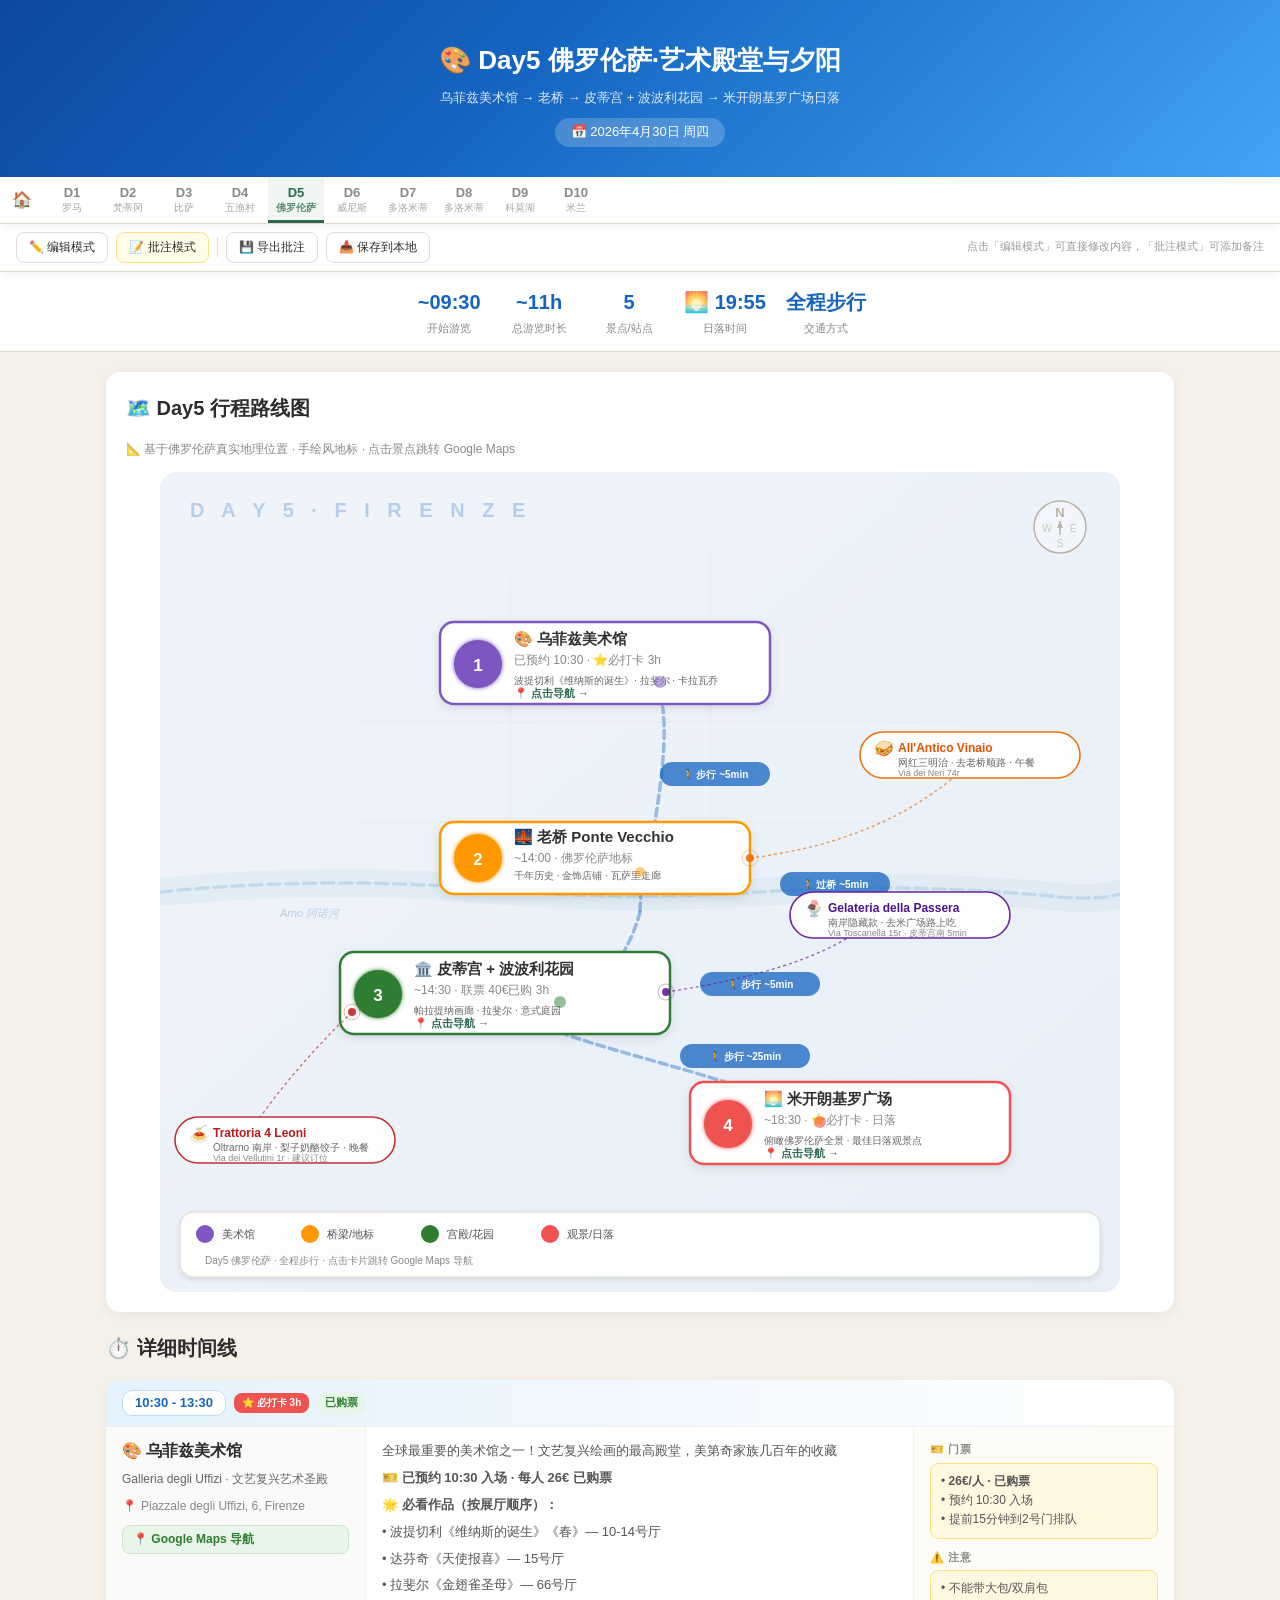
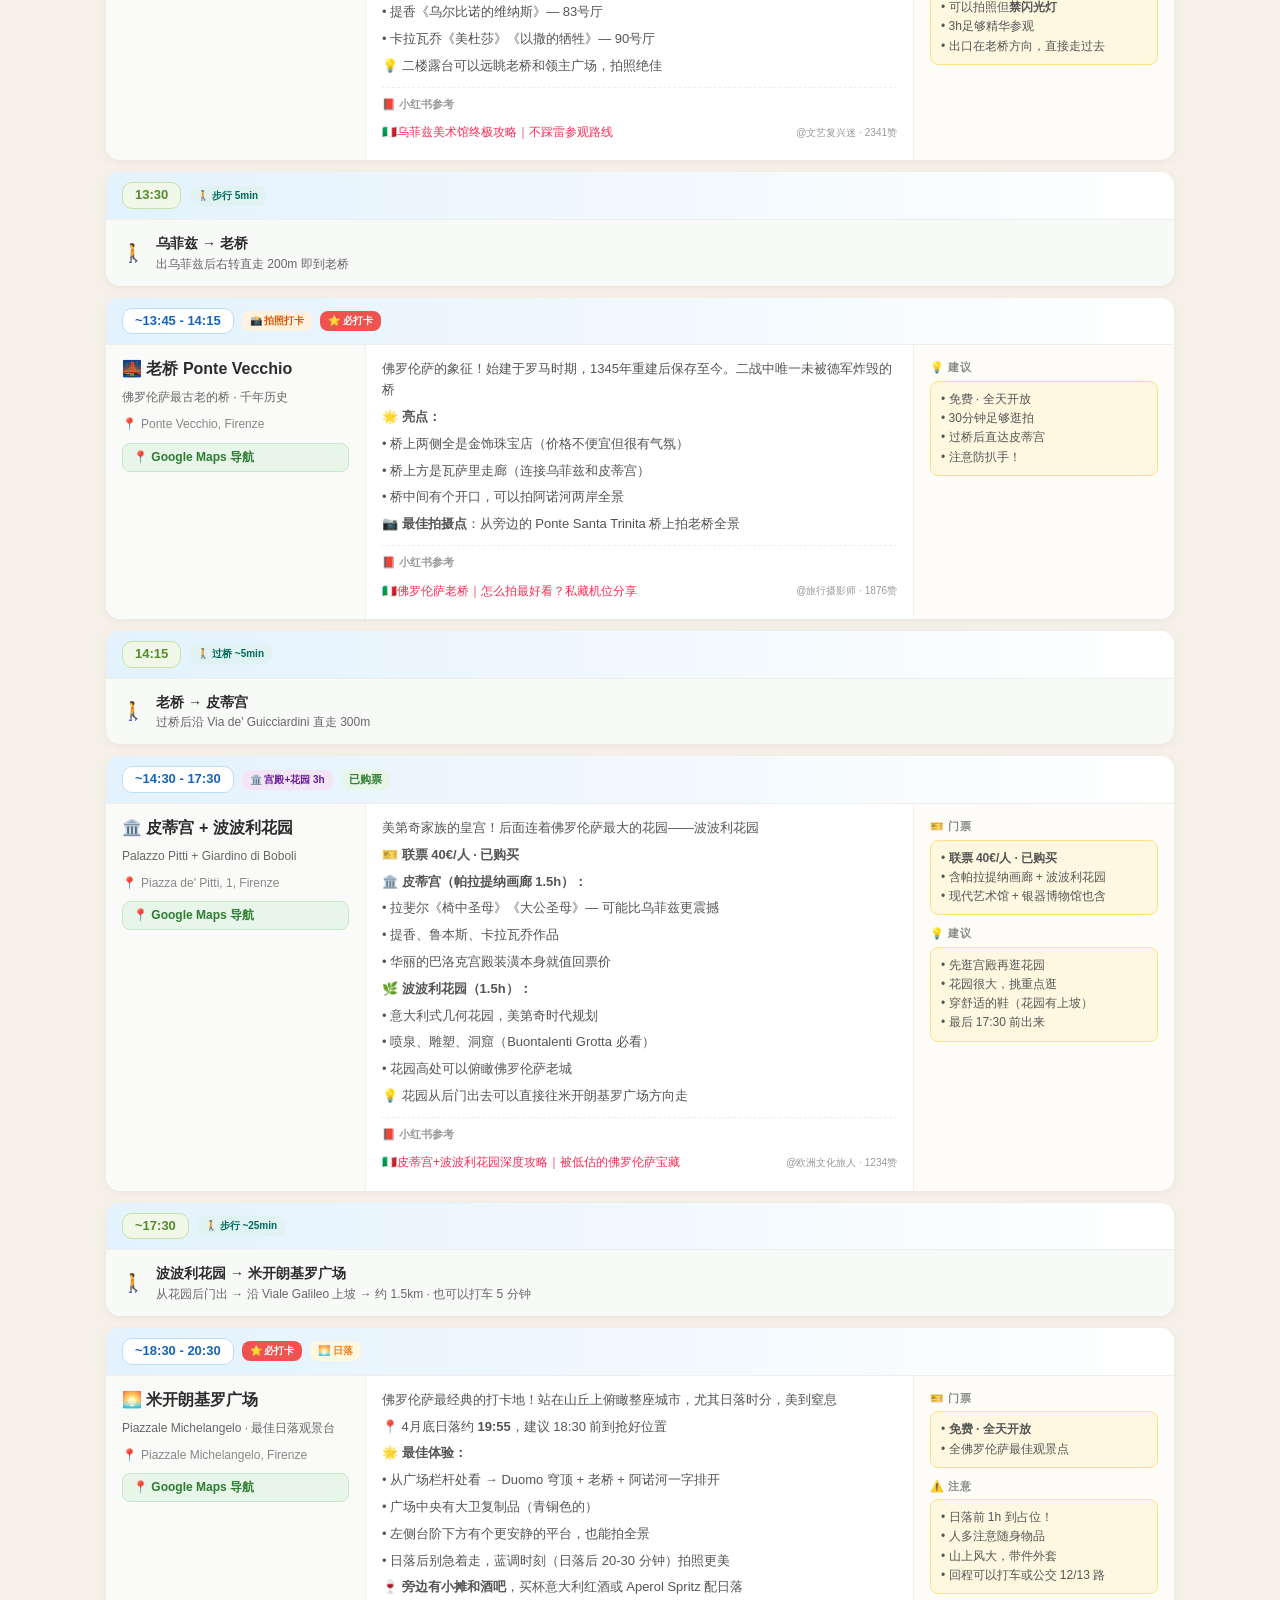
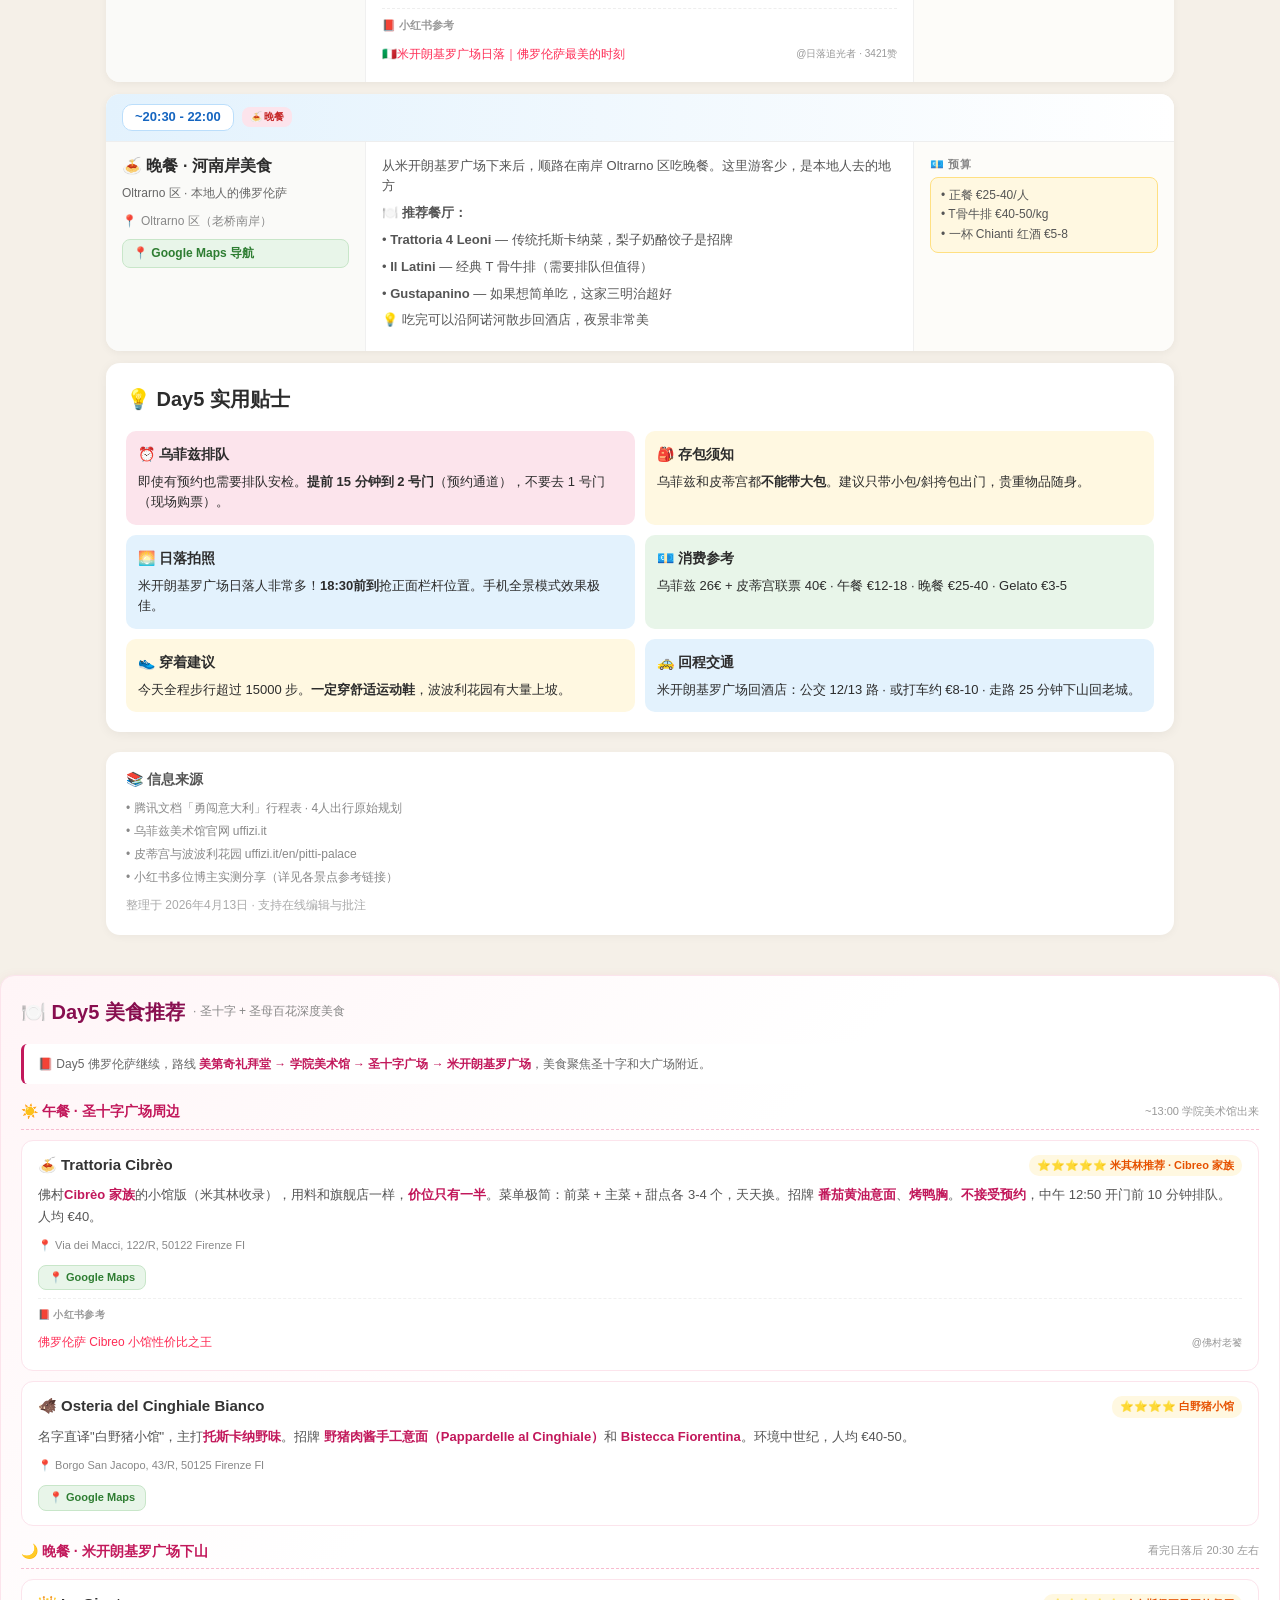
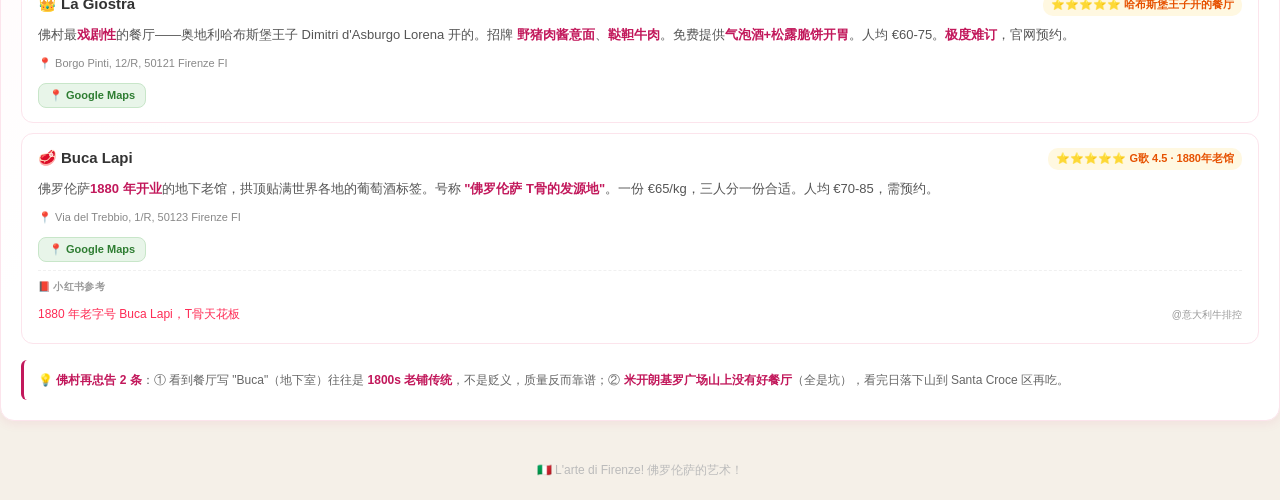
<file: day5.html>
<!DOCTYPE html>
<html lang="zh-CN">
<head>
<meta charset="UTF-8">
<meta name="viewport" content="width=device-width, initial-scale=1.0, maximum-scale=5.0">
<link rel="stylesheet" href="mobile-fix.css">
<title>Day5 行程详细规划 | 佛罗伦萨·乌菲兹美术馆·老桥·米开朗基罗广场</title>
<style>
  :root {
    --green: #2d6a4f;
    --green-light: #e8f5e9;
    --orange: #ff9800;
    --red: #ef5350;
    --blue: #42a5f5;
    --purple: #7e57c2;
    --bg: #f5f0e8;
    --card: #ffffff;
    --text: #2c2c2c;
    --text-secondary: #666;
    --border: #e0d8c8;
    --note-bg: #fffde7;
    --note-border: #ffe082;
    --theme: #1565c0;
    --theme-light: #e3f2fd;
  }
  * { margin: 0; padding: 0; box-sizing: border-box; }
  body { font-family: -apple-system, BlinkMacSystemFont, 'Segoe UI', Roboto, 'Helvetica Neue', sans-serif; background: var(--bg); color: var(--text); line-height: 1.6; -webkit-text-size-adjust: 100%; }
  .hero { background: linear-gradient(135deg, #0d47a1 0%, #1565c0 40%, #42a5f5 100%); color: white; padding: 40px 20px 30px; text-align: center; position: relative; }
  .hero h1 { font-size: 26px; margin-bottom: 6px; }
  .hero .subtitle { font-size: 13px; opacity: 0.85; }
  .hero .date-badge { display: inline-block; background: rgba(255,255,255,0.2); padding: 4px 16px; border-radius: 20px; font-size: 13px; margin-top: 10px; }
  .toolbar { position: sticky; top: 0; z-index: 89; background: white; border-bottom: 1px solid var(--border); padding: 8px 16px; display: flex; align-items: center; gap: 8px; flex-wrap: wrap; box-shadow: 0 2px 8px rgba(0,0,0,0.06); }
  .toolbar-btn { display: inline-flex; align-items: center; gap: 4px; padding: 6px 12px; border-radius: 8px; border: 1px solid #ddd; background: white; font-size: 12px; cursor: pointer; transition: all 0.2s; white-space: nowrap; color: var(--text); }
  .toolbar-btn:hover { background: #f0f0f0; }
  .toolbar-btn.active { background: var(--green); color: white; border-color: var(--green); }
  .toolbar-btn.btn-note { border-color: var(--note-border); background: var(--note-bg); }
  .toolbar-btn.btn-note:hover { background: #fff8e1; }
  .toolbar-sep { width: 1px; height: 20px; background: #ddd; }
  .toolbar-hint { font-size: 11px; color: #999; margin-left: auto; }
  .stats-bar { display: flex; justify-content: center; gap: 20px; padding: 14px 16px; background: white; border-bottom: 1px solid var(--border); flex-wrap: wrap; }
  .stat-item { text-align: center; min-width: 70px; }
  .stat-item .num { font-size: 20px; font-weight: 700; color: #1565c0; }
  .stat-item .label { font-size: 11px; color: #888; margin-top: 2px; }
  .container { max-width: 1100px; margin: 0 auto; padding: 20px 16px; }
  .section-title { font-size: 20px; font-weight: 700; margin-bottom: 16px; display: flex; align-items: center; gap: 8px; }
  .tl-item { display: grid; grid-template-columns: 260px 1fr 260px; gap: 0; margin-bottom: 12px; border-radius: 14px; overflow: hidden; box-shadow: 0 2px 8px rgba(0,0,0,0.05); background: var(--card); position: relative; }
  .tl-item.item-drive { grid-template-columns: 1fr; background: #f8faf8; }
  .tl-time-bar { grid-column: 1 / -1; display: flex; align-items: center; gap: 8px; padding: 10px 16px; background: linear-gradient(90deg, #e3f2fd 0%, white 100%); border-bottom: 1px solid #eee; }
  .tl-time-tag { font-size: 13px; font-weight: 700; color: #1565c0; background: white; padding: 2px 12px; border-radius: 10px; border: 1px solid #bbdefb; white-space: nowrap; }
  .tl-type-badge { font-size: 10px; padding: 2px 8px; border-radius: 8px; font-weight: 600; }
  .badge-photo { background: #fff3e0; color: #e65100; }
  .badge-food { background: #fce4ec; color: #c62828; }
  .badge-drive { background: #e8f5e9; color: #2e7d32; }
  .badge-must { background: var(--red); color: white; }
  .badge-stay { background: #ede7f6; color: #4a148c; }
  .badge-start { background: #e3f2fd; color: #1565c0; }
  .badge-art { background: #f3e5f5; color: #6a1b9a; }
  .badge-walk { background: #e0f2f1; color: #00695c; }
  .badge-church { background: #fff8e1; color: #f57f17; }
  .badge-sunset { background: #fff8e1; color: #f57f17; }
  .badge-garden { background: #e8f5e9; color: #2e7d32; }
  .tl-left { padding: 14px 16px; border-right: 1px solid #f0f0f0; display: flex; flex-direction: column; gap: 8px; background: #fafaf8; }
  .tl-spot-name { font-size: 16px; font-weight: 700; color: var(--text); line-height: 1.3; }
  .tl-spot-subname { font-size: 12px; color: var(--text-secondary); }
  .tl-spot-addr { font-size: 12px; color: #888; display: flex; align-items: flex-start; gap: 4px; }
  .tl-spot-addr .addr-icon { flex-shrink: 0; }
  .gmap-link { display: inline-flex; align-items: center; gap: 4px; background: var(--green-light); color: #2e7d32; padding: 4px 10px; border-radius: 8px; font-size: 12px; font-weight: 600; text-decoration: none; border: 1px solid #c8e6c9; transition: all 0.2s; }
  .gmap-link:hover { background: #2e7d32; color: white; }
  .tl-mid { padding: 14px 16px; border-right: 1px solid #f0f0f0; }
  .tl-mid p { font-size: 13px; color: #555; margin-bottom: 6px; }
  .tl-mid p:last-child { margin-bottom: 0; }
  .xhs-links { margin-top: 10px; padding-top: 8px; border-top: 1px dashed #eee; }
  .xhs-links-title { font-size: 11px; color: #999; margin-bottom: 6px; font-weight: 600; }
  .xhs-link-item { display: flex; align-items: center; gap: 6px; padding: 4px 0; font-size: 12px; }
  .xhs-link-item a { color: #fe2c55; text-decoration: none; font-weight: 500; flex: 1; overflow: hidden; text-overflow: ellipsis; white-space: nowrap; }
  .xhs-link-item a:hover { text-decoration: underline; }
  .xhs-link-item .xhs-stats { font-size: 10px; color: #999; white-space: nowrap; }
  .tl-right { padding: 14px 16px; background: #fdfcf9; }
  .tl-right-section { margin-bottom: 10px; }
  .tl-right-section:last-child { margin-bottom: 0; }
  .tl-right-label { font-size: 11px; font-weight: 700; color: #888; text-transform: uppercase; margin-bottom: 4px; letter-spacing: 0.5px; }
  .tip-mini { background: #fff8e1; border: 1px solid #ffe082; border-radius: 8px; padding: 8px 10px; font-size: 12px; color: #555; }
  .drive-card { padding: 12px 16px; display: flex; align-items: center; gap: 12px; flex-wrap: wrap; }
  .drive-card .drive-icon { font-size: 18px; }
  .drive-card .drive-title { font-weight: 600; font-size: 14px; }
  .drive-card .drive-detail { font-size: 12px; color: var(--text-secondary); }
  [contenteditable="true"] { outline: none; border-radius: 4px; transition: background 0.2s; }
  .edit-mode [contenteditable="true"]:hover { background: rgba(45,106,79,0.06); }
  .edit-mode [contenteditable="true"]:focus { background: rgba(45,106,79,0.1); box-shadow: inset 0 0 0 1px rgba(45,106,79,0.3); }
  .user-note { background: var(--note-bg); border: 1px solid var(--note-border); border-radius: 8px; padding: 8px 10px; margin-top: 6px; font-size: 12px; position: relative; }
  .user-note::before { content: '📝 我的批注'; display: block; font-size: 10px; font-weight: 700; color: #f57f17; margin-bottom: 4px; }
  .user-note .note-delete { position: absolute; top: 6px; right: 8px; cursor: pointer; font-size: 12px; color: #ccc; }
  .user-note .note-delete:hover { color: var(--red); }
  .add-note-btn { display: none; margin-top: 6px; padding: 4px 10px; border-radius: 6px; border: 1px dashed var(--note-border); background: transparent; color: #f57f17; font-size: 11px; cursor: pointer; transition: all 0.2s; }
  .add-note-btn:hover { background: var(--note-bg); }
  .annotate-mode .add-note-btn { display: inline-block; }
  .tips-section { background: var(--card); border-radius: 14px; padding: 20px; margin-bottom: 20px; box-shadow: 0 2px 12px rgba(0,0,0,0.06); }
  .tip-grid { display: grid; grid-template-columns: 1fr 1fr; gap: 10px; }
  .tip-card { border-radius: 10px; padding: 12px; font-size: 13px; }
  .tip-card h4 { font-size: 14px; margin-bottom: 6px; }
  .tip-card.tip-danger { background: #fce4ec; }
  .tip-card.tip-warn { background: #fff8e1; }
  .tip-card.tip-info { background: #e3f2fd; }
  .tip-card.tip-ok { background: var(--green-light); }
  .sources { background: var(--card); border-radius: 14px; padding: 16px 20px; margin-bottom: 20px; box-shadow: 0 2px 8px rgba(0,0,0,0.04); font-size: 12px; color: #888; }
  .sources h3 { font-size: 14px; color: #555; margin-bottom: 8px; }
  .sources p { margin-bottom: 4px; }
  .footer { text-align: center; padding: 20px; color: #bbb; font-size: 12px; }
  @media (max-width: 768px) {
    .tl-item { grid-template-columns: 1fr !important; }
    .tl-left, .tl-mid, .tl-right { border-right: none !important; border-bottom: 1px solid #f0f0f0; }
    .tl-right { border-bottom: none; }
    .tip-grid { grid-template-columns: 1fr; }
    .hero h1 { font-size: 22px; }
    .stats-bar { gap: 12px; }
    .toolbar-hint { display: none; }
    .container { padding: 12px 10px; }
    .drive-card { flex-direction: column; align-items: flex-start; }
  }
  @media print { .toolbar { display: none; } .add-note-btn { display: none; } body { background: white; } }

  /* Day Tab 切换栏 */
  .day-tabs {
    display: flex;
    align-items: center;
    gap: 0;
    background: #fff;
    border-bottom: 1px solid #e0d8c8;
    overflow-x: auto;
    -webkit-overflow-scrolling: touch;
    scrollbar-width: none;
    position: sticky;
    top: 0;
    z-index: 200;
    box-shadow: 0 2px 8px rgba(0,0,0,0.06);
  }
  .day-tabs::-webkit-scrollbar { display: none; }
  .day-tab {
    display: flex;
    flex-direction: column;
    align-items: center;
    justify-content: center;
    min-width: 56px;
    padding: 8px 6px 6px;
    text-decoration: none;
    color: #888;
    font-size: 12px;
    font-weight: 500;
    border-bottom: 3px solid transparent;
    transition: all 0.2s;
    flex-shrink: 0;
    line-height: 1.2;
  }
  .day-tab:hover { color: #333; background: #f9f7f2; }
  .day-tab.active {
    color: #2d6a4f;
    font-weight: 700;
    border-bottom-color: #2d6a4f;
    background: #f0f7f2;
  }
  .day-tab .tab-day { font-size: 13px; font-weight: 700; }
  .day-tab .tab-city { font-size: 10px; margin-top: 1px; opacity: 0.75; }
  .day-tab-home {
    min-width: 44px;
    padding: 8px 10px 6px;
    font-size: 16px;
  }



  /* ===== 🍽️ 美食推荐模块（全局） ===== */
  .food-section {
    background: linear-gradient(135deg, #fff5f7 0%, #fff 40%);
    border-radius: 14px;
    padding: 20px;
    margin-bottom: 20px;
    box-shadow: 0 2px 12px rgba(194,24,91,0.08);
    border: 1px solid #fce4ec;
  }
  .food-section .section-title { color: #880e4f; }
  .food-intro {
    background: #fff;
    border-left: 3px solid #c2185b;
    padding: 10px 14px;
    border-radius: 6px;
    font-size: 12px;
    color: #666;
    margin-bottom: 16px;
    line-height: 1.7;
  }
  .food-intro strong { color: #c2185b; }
  .food-slot-title {
    font-size: 14px;
    font-weight: 700;
    color: #c2185b;
    margin: 14px 0 10px;
    display: flex;
    align-items: center;
    gap: 6px;
    padding-bottom: 6px;
    border-bottom: 1px dashed #f8bbd0;
  }
  .food-slot-title .slot-time {
    font-size: 11px;
    font-weight: 500;
    color: #999;
    margin-left: auto;
  }
  .food-card {
    background: #fff;
    border: 1px solid #fce4ec;
    border-radius: 12px;
    padding: 14px 16px;
    margin-bottom: 10px;
    transition: all 0.2s;
  }
  .food-card:hover { border-color: #c2185b; box-shadow: 0 4px 12px rgba(194,24,91,0.1); }
  .food-card-header {
    display: flex;
    align-items: flex-start;
    justify-content: space-between;
    gap: 10px;
    margin-bottom: 8px;
    flex-wrap: wrap;
  }
  .food-card-name {
    font-size: 15px;
    font-weight: 700;
    color: #333;
    line-height: 1.3;
  }
  .food-card-name .food-icon { color: #c2185b; margin-right: 4px; }
  .food-card-rating {
    font-size: 11px;
    background: #fff8e1;
    color: #e65100;
    padding: 2px 8px;
    border-radius: 10px;
    white-space: nowrap;
    font-weight: 600;
  }
  .food-card-desc {
    font-size: 13px;
    color: #555;
    line-height: 1.65;
    margin-bottom: 10px;
  }
  .food-card-desc strong { color: #c2185b; }
  .food-card-addr {
    font-size: 11px;
    color: #888;
    margin-bottom: 8px;
    display: flex;
    align-items: flex-start;
    gap: 4px;
  }
  .food-gmap-link {
    display: inline-flex;
    align-items: center;
    gap: 3px;
    background: #e8f5e9;
    color: #2e7d32;
    padding: 3px 10px;
    border-radius: 8px;
    font-size: 11px;
    font-weight: 600;
    text-decoration: none;
    border: 1px solid #c8e6c9;
    margin-right: 6px;
    transition: all 0.2s;
  }
  .food-gmap-link:hover { background: #2e7d32; color: white; }
  .food-xhs-block {
    margin-top: 8px;
    padding-top: 8px;
    border-top: 1px dashed #f0f0f0;
  }
  .food-xhs-title {
    font-size: 10px;
    color: #999;
    font-weight: 700;
    margin-bottom: 6px;
    letter-spacing: 0.3px;
  }
  .food-xhs-item {
    display: flex;
    align-items: center;
    gap: 6px;
    padding: 4px 0;
    font-size: 12px;
  }
  .food-xhs-item a {
    color: #fe2c55;
    text-decoration: none;
    font-weight: 500;
    flex: 1;
    overflow: hidden;
    text-overflow: ellipsis;
    white-space: nowrap;
  }
  .food-xhs-item a:hover { text-decoration: underline; }
  .food-xhs-item .xhs-meta {
    font-size: 10px;
    color: #999;
    white-space: nowrap;
  }
  @media (max-width: 640px) {
    .food-card-header { flex-direction: column; align-items: flex-start; gap: 4px; }
    .food-card-name { font-size: 14px; }
  }

</style>
</head>
<body>

<!-- Hero -->
<div class="hero">
  <h1>🎨 Day5 佛罗伦萨·艺术殿堂与夕阳</h1>
  <div class="subtitle">乌菲兹美术馆 → 老桥 → 皮蒂宫 + 波波利花园 → 米开朗基罗广场日落</div>
  <div class="date-badge">📅 2026年4月30日 周四</div>
</div>

<!-- Toolbar -->
<div class="day-tabs" id="dayTabs">
  <a class="day-tab day-tab-home" href="index.html" title="首页">🏠</a>
  <a class="day-tab" href="day1.html"><span class="tab-day">D1</span><span class="tab-city">罗马</span></a>
  <a class="day-tab" href="day2.html"><span class="tab-day">D2</span><span class="tab-city">梵蒂冈</span></a>
  <a class="day-tab" href="day3.html"><span class="tab-day">D3</span><span class="tab-city">比萨</span></a>
  <a class="day-tab" href="day4.html"><span class="tab-day">D4</span><span class="tab-city">五渔村</span></a>
  <a class="day-tab active" href="day5.html"><span class="tab-day">D5</span><span class="tab-city">佛罗伦萨</span></a>
  <a class="day-tab" href="day6.html"><span class="tab-day">D6</span><span class="tab-city">威尼斯</span></a>
  <a class="day-tab" href="day7.html"><span class="tab-day">D7</span><span class="tab-city">多洛米蒂</span></a>
  <a class="day-tab" href="day8.html"><span class="tab-day">D8</span><span class="tab-city">多洛米蒂</span></a>
  <a class="day-tab" href="day9.html"><span class="tab-day">D9</span><span class="tab-city">科莫湖</span></a>
  <a class="day-tab" href="day10.html"><span class="tab-day">D10</span><span class="tab-city">米兰</span></a>
</div>
<div class="toolbar" id="toolbar">
  <button class="toolbar-btn" id="btn-edit" onclick="toggleEdit()">✏️ 编辑模式</button>
  <button class="toolbar-btn btn-note" id="btn-annotate" onclick="toggleAnnotate()">📝 批注模式</button>
  <div class="toolbar-sep"></div>
  <button class="toolbar-btn" onclick="exportNotes()">💾 导出批注</button>
  <button class="toolbar-btn" onclick="saveLocal()">📥 保存到本地</button>
  <span class="toolbar-hint" id="toolbar-hint">点击「编辑模式」可直接修改内容，「批注模式」可添加备注</span>
</div>

<!-- Stats -->
<div class="stats-bar">
  <div class="stat-item"><div class="num">~09:30</div><div class="label">开始游览</div></div>
  <div class="stat-item"><div class="num">~11h</div><div class="label">总游览时长</div></div>
  <div class="stat-item"><div class="num">5</div><div class="label">景点/站点</div></div>
  <div class="stat-item"><div class="num">🌅 19:55</div><div class="label">日落时间</div></div>
  <div class="stat-item"><div class="num">全程步行</div><div class="label">交通方式</div></div>
</div>

<div class="container">

<!-- ===== Geographic Illustrated Route Map ===== -->
<div class="map-section" style="background:var(--card);border-radius:14px;padding:20px;margin-bottom:20px;box-shadow:0 2px 12px rgba(0,0,0,0.06);">
  <h2 class="section-title">🗺️ Day5 行程路线图</h2>
  <p style="font-size:12px;color:#888;margin-bottom:12px;">📐 基于佛罗伦萨真实地理位置 · 手绘风地标 · 点击景点跳转 Google Maps</p>

  <div style="width:100%;overflow-x:auto;-webkit-overflow-scrolling:touch;">
  <svg viewBox="0 0 960 820" xmlns="http://www.w3.org/2000/svg" style="width:100%;max-width:960px;margin:0 auto;display:block;font-family:-apple-system,BlinkMacSystemFont,'Segoe UI',sans-serif;">
    <defs>
      <linearGradient id="mapBg" x1="0%" y1="0%" x2="100%" y2="100%">
        <stop offset="0%" style="stop-color:#f0f4fa;stop-opacity:1"/>
        <stop offset="100%" style="stop-color:#e8eff8;stop-opacity:1"/>
      </linearGradient>
      <filter id="shadow" x="-20%" y="-20%" width="140%" height="140%">
        <feDropShadow dx="0" dy="2" stdDeviation="3" flood-color="rgba(0,0,0,0.12)"/>
      </filter>
      <filter id="cardShadow" x="-5%" y="-5%" width="110%" height="120%">
        <feDropShadow dx="0" dy="3" stdDeviation="5" flood-color="rgba(0,0,0,0.1)"/>
      </filter>
      <filter id="glow" x="-30%" y="-30%" width="160%" height="160%">
        <feGaussianBlur stdDeviation="2" result="blur"/>
        <feMerge><feMergeNode in="blur"/><feMergeNode in="SourceGraphic"/></feMerge>
      </filter>
    </defs>

    <!-- Background -->
    <rect width="960" height="820" rx="16" fill="url(#mapBg)"/>
    <text x="30" y="45" font-size="20" fill="#1565c0" letter-spacing="6" font-weight="700" opacity="0.25">D A Y  5  ·  F I R E N Z E</text>

    <!-- Arno River -->
    <path d="M0,420 Q150,405 300,415 Q450,430 600,420 Q750,410 900,425 Q940,428 960,422" stroke="#8bb8d0" stroke-width="28" fill="none" opacity="0.12" stroke-linecap="round"/>
    <path d="M0,420 Q150,405 300,415 Q450,430 600,420 Q750,410 900,425 Q940,428 960,422" stroke="#8bb8d0" stroke-width="3.5" fill="none" opacity="0.35" stroke-linecap="round" stroke-dasharray="12,6"/>
    <text x="120" y="445" font-size="11" fill="#7aa8c0" opacity="0.45" font-style="italic">Arno 阿诺河</text>

    <!-- Ponte Vecchio hint -->
    <g transform="translate(480,410)" opacity="0.2">
      <rect x="-30" y="-8" width="60" height="16" rx="2" fill="#c8a878"/>
      <rect x="-25" y="-18" width="10" height="10" rx="1" fill="#d4a868"/>
      <rect x="-10" y="-20" width="12" height="12" rx="1" fill="#d4a868"/>
      <rect x="8" y="-16" width="10" height="8" rx="1" fill="#d4a868"/>
    </g>

    <!-- Street grid hints -->
    <g opacity="0.07" stroke="#a09080" stroke-width="1">
      <line x1="350" y1="100" x2="350" y2="400"/>
      <line x1="550" y1="80" x2="550" y2="400"/>
      <line x1="200" y1="250" x2="800" y2="250"/>
      <line x1="200" y1="350" x2="750" y2="350"/>
    </g>

    <!-- Compass -->
    <g transform="translate(900,55)" opacity="0.5">
      <circle cx="0" cy="0" r="26" fill="rgba(255,255,255,0.6)" stroke="#8b7355" stroke-width="1.5"/>
      <text x="0" y="-10" text-anchor="middle" font-size="13" font-weight="800" fill="#8b7355">N</text>
      <text x="0" y="20" text-anchor="middle" font-size="10" fill="#b0a080">S</text>
      <text x="13" y="5" text-anchor="middle" font-size="10" fill="#b0a080">E</text>
      <text x="-13" y="5" text-anchor="middle" font-size="10" fill="#b0a080">W</text>
      <line x1="0" y1="-6" x2="0" y2="8" stroke="#8b7355" stroke-width="1.5"/>
      <polygon points="0,-6 -3,1 3,1" fill="#8b7355"/>
    </g>

    <!-- Route lines -->
    <path d="M500,220 C510,260 500,320 490,380" stroke="#1565c0" stroke-width="3.5" fill="none" stroke-dasharray="8,5" opacity="0.4" stroke-linecap="round"/>
    <path d="M490,380 C485,400 480,420 480,440" stroke="#1565c0" stroke-width="3.5" fill="none" stroke-dasharray="8,5" opacity="0.4" stroke-linecap="round"/>
    <path d="M480,440 C470,480 440,520 400,560" stroke="#1565c0" stroke-width="3.5" fill="none" stroke-dasharray="8,5" opacity="0.4" stroke-linecap="round"/>
    <path d="M400,560 C450,580 550,600 650,640" stroke="#1565c0" stroke-width="3.5" fill="none" stroke-dasharray="8,5" opacity="0.4" stroke-linecap="round"/>

    <!-- Distance pills -->
    <g font-size="11" font-weight="600">
      <rect x="500" y="290" width="110" height="24" rx="12" fill="#1565c0" opacity="0.75"/>
      <text x="555" y="306" fill="white" text-anchor="middle" font-size="10">🚶 步行 ~5min</text>

      <rect x="620" y="400" width="110" height="24" rx="12" fill="#1565c0" opacity="0.75"/>
      <text x="675" y="416" fill="white" text-anchor="middle" font-size="10">🚶 过桥 ~5min</text>

      <rect x="540" y="500" width="120" height="24" rx="12" fill="#1565c0" opacity="0.75"/>
      <text x="600" y="516" fill="white" text-anchor="middle" font-size="10">🚶 步行 ~5min</text>

      <rect x="520" y="572" width="130" height="24" rx="12" fill="#1565c0" opacity="0.75"/>
      <text x="585" y="588" fill="white" text-anchor="middle" font-size="10">🚶 步行 ~25min</text>
    </g>

    <!-- Stop cards -->
    <!-- ① 乌菲兹美术馆 -->
    <a href="https://www.google.com/maps/search/?api=1&query=Galleria+degli+Uffizi+Firenze" target="_blank">
      <g filter="url(#cardShadow)" cursor="pointer">
        <rect x="280" y="150" width="330" height="82" rx="14" fill="white" stroke="#7e57c2" stroke-width="2.5"/>
        <circle cx="318" cy="192" r="24" fill="#7e57c2" filter="url(#glow)"/>
        <text x="318" y="199" text-anchor="middle" fill="white" font-size="17" font-weight="800">1</text>
        <text x="354" y="172" font-size="15" font-weight="700" fill="#333">🎨 乌菲兹美术馆</text>
        <text x="354" y="192" font-size="12" fill="#888">已预约 10:30 · ⭐必打卡 3h</text>
        <text x="354" y="212" font-size="10" fill="#666">波提切利《维纳斯的诞生》· 拉斐尔 · 卡拉瓦乔</text>
        <text x="354" y="225" font-size="11" fill="#2d6a4f" font-weight="600">📍 点击导航 →</text>
      </g>
    </a>

    <!-- ② 老桥 -->
    <a href="https://www.google.com/maps/search/?api=1&query=Ponte+Vecchio+Firenze" target="_blank">
      <g filter="url(#cardShadow)" cursor="pointer">
        <rect x="280" y="350" width="310" height="72" rx="14" fill="white" stroke="#ff9800" stroke-width="2.5"/>
        <circle cx="318" cy="386" r="24" fill="#ff9800" filter="url(#glow)"/>
        <text x="318" y="393" text-anchor="middle" fill="white" font-size="17" font-weight="800">2</text>
        <text x="354" y="370" font-size="15" font-weight="700" fill="#333">🌉 老桥 Ponte Vecchio</text>
        <text x="354" y="390" font-size="12" fill="#888">~14:00 · 佛罗伦萨地标</text>
        <text x="354" y="407" font-size="10" fill="#666">千年历史 · 金饰店铺 · 瓦萨里走廊</text>
      </g>
    </a>

    <!-- ③ 皮蒂宫 + 波波利花园 -->
    <a href="https://www.google.com/maps/search/?api=1&query=Palazzo+Pitti+Firenze" target="_blank">
      <g filter="url(#cardShadow)" cursor="pointer">
        <rect x="180" y="480" width="330" height="82" rx="14" fill="white" stroke="#2e7d32" stroke-width="2.5"/>
        <circle cx="218" cy="522" r="24" fill="#2e7d32" filter="url(#glow)"/>
        <text x="218" y="529" text-anchor="middle" fill="white" font-size="17" font-weight="800">3</text>
        <text x="254" y="502" font-size="15" font-weight="700" fill="#333">🏛️ 皮蒂宫 + 波波利花园</text>
        <text x="254" y="522" font-size="12" fill="#888">~14:30 · 联票 40€已购 3h</text>
        <text x="254" y="542" font-size="10" fill="#666">帕拉提纳画廊 · 拉斐尔 · 意式庭园</text>
        <text x="254" y="555" font-size="11" fill="#2d6a4f" font-weight="600">📍 点击导航 →</text>
      </g>
    </a>

    <!-- ④ 米开朗基罗广场 -->
    <a href="https://www.google.com/maps/search/?api=1&query=Piazzale+Michelangelo+Firenze" target="_blank">
      <g filter="url(#cardShadow)" cursor="pointer">
        <rect x="530" y="610" width="320" height="82" rx="14" fill="white" stroke="#ef5350" stroke-width="2.5"/>
        <circle cx="568" cy="652" r="24" fill="#ef5350" filter="url(#glow)"/>
        <text x="568" y="659" text-anchor="middle" fill="white" font-size="17" font-weight="800">4</text>
        <text x="604" y="632" font-size="15" font-weight="700" fill="#333">🌅 米开朗基罗广场</text>
        <text x="604" y="652" font-size="12" fill="#888">~18:30 · ⭐必打卡 · 日落</text>
        <text x="604" y="672" font-size="10" fill="#666">俯瞰佛罗伦萨全景 · 最佳日落观景点</text>
        <text x="604" y="685" font-size="11" fill="#2d6a4f" font-weight="600">📍 点击导航 →</text>
      </g>
    </a>

    <!-- Pin dots -->
    <circle cx="500" cy="210" r="6" fill="#7e57c2" opacity="0.5"/>
    <circle cx="480" cy="400" r="5" fill="#ff9800" opacity="0.5"/>
    <circle cx="400" cy="530" r="6" fill="#2e7d32" opacity="0.5"/>
    <circle cx="660" cy="650" r="6" fill="#ef5350" opacity="0.6"/>

    <!-- ===== 餐厅胶囊 food-pins (v3) ===== -->
    <g class="food-pins" font-family="-apple-system,'Segoe UI',sans-serif">
      <!-- 1. All'Antico Vinaio（老桥北端必经，Via dei Neri 74r，卡2右侧）-->
      <g>
        <circle cx="590" cy="386" r="4" fill="#ef6c00" opacity="0.9"/>
        <circle cx="590" cy="386" r="8" fill="none" stroke="#ef6c00" stroke-width="1" opacity="0.35"/>
        <path d="M 590 386 Q 720 370 800 300" fill="none" stroke="#ef6c00" stroke-width="1.4" stroke-dasharray="3,3" opacity="0.65"/>
        <g transform="translate(700,260)">
          <rect width="220" height="46" rx="23" fill="white" stroke="#ef6c00" stroke-width="1.6" opacity="0.96"/>
          <text x="14" y="22" font-size="16">🥪</text>
          <text x="38" y="20" font-size="12" font-weight="700" fill="#e65100">All'Antico Vinaio</text>
          <text x="38" y="34" font-size="10" fill="#666">网红三明治 · 去老桥顺路 · 午餐</text>
          <text x="38" y="44" font-size="9" fill="#888">Via dei Neri 74r</text>
        </g>
      </g>

      <!-- 2. Trattoria 4 Leoni（Oltrarno 晚餐首选，Via dei Vellutini 1r，卡3左下）-->
      <g>
        <circle cx="192" cy="540" r="4" fill="#c62828" opacity="0.9"/>
        <circle cx="192" cy="540" r="8" fill="none" stroke="#c62828" stroke-width="1" opacity="0.35"/>
        <path d="M 192 540 Q 130 600 90 660" fill="none" stroke="#c62828" stroke-width="1.4" stroke-dasharray="3,3" opacity="0.65"/>
        <g transform="translate(15,645)">
          <rect width="220" height="46" rx="23" fill="white" stroke="#c62828" stroke-width="1.6" opacity="0.96"/>
          <text x="14" y="22" font-size="16">🍝</text>
          <text x="38" y="20" font-size="12" font-weight="700" fill="#b71c1c">Trattoria 4 Leoni</text>
          <text x="38" y="34" font-size="10" fill="#666">Oltrarno 南岸 · 梨子奶酪饺子 · 晚餐</text>
          <text x="38" y="44" font-size="9" fill="#888">Via dei Vellutini 1r · 建议订位</text>
        </g>
      </g>

      <!-- 3. Gelateria della Passera（南岸顶级冰淇淋，Via Toscanella 15r，卡3右侧）-->
      <g>
        <circle cx="506" cy="520" r="4" fill="#6a1b9a" opacity="0.9"/>
        <circle cx="506" cy="520" r="8" fill="none" stroke="#6a1b9a" stroke-width="1" opacity="0.35"/>
        <path d="M 506 520 Q 640 500 700 458" fill="none" stroke="#6a1b9a" stroke-width="1.4" stroke-dasharray="3,3" opacity="0.65"/>
        <g transform="translate(630,420)">
          <rect width="220" height="46" rx="23" fill="white" stroke="#6a1b9a" stroke-width="1.6" opacity="0.96"/>
          <text x="14" y="22" font-size="16">🍨</text>
          <text x="38" y="20" font-size="12" font-weight="700" fill="#4a148c">Gelateria della Passera</text>
          <text x="38" y="34" font-size="10" fill="#666">南岸隐藏款 · 去米广场路上吃</text>
          <text x="38" y="44" font-size="9" fill="#888">Via Toscanella 15r · 皮蒂宫南 5min</text>
        </g>
      </g>
    </g>

    <!-- Legend -->
    <g transform="translate(20,740)">
      <rect width="920" height="65" rx="14" fill="white" opacity="0.9" stroke="#e0d8c8" stroke-width="1" filter="url(#shadow)"/>
      <circle cx="25" cy="22" r="9" fill="#7e57c2"/><text x="42" y="26" font-size="11" fill="#555">美术馆</text>
      <circle cx="130" cy="22" r="9" fill="#ff9800"/><text x="147" y="26" font-size="11" fill="#555">桥梁/地标</text>
      <circle cx="250" cy="22" r="9" fill="#2e7d32"/><text x="267" y="26" font-size="11" fill="#555">宫殿/花园</text>
      <circle cx="370" cy="22" r="9" fill="#ef5350"/><text x="387" y="26" font-size="11" fill="#555">观景/日落</text>
      <text x="25" y="52" font-size="10" fill="#888">Day5 佛罗伦萨 · 全程步行 · 点击卡片跳转 Google Maps 导航</text>
    </g>
  </svg>
  </div>
</div>

<!-- ===== Timeline Section ===== -->
<h2 class="section-title">⏱️ 详细时间线</h2>

<!-- STOP 1: 乌菲兹美术馆 -->
<div class="tl-item" data-spot="uffizi">
  <div class="tl-time-bar">
    <span class="tl-time-tag">10:30 - 13:30</span>
    <span class="tl-type-badge badge-must">⭐ 必打卡 3h</span>
    <span class="tl-type-badge" style="background:#e8f5e9;color:#2e7d32;font-size:11px;font-weight:700;">已购票</span>
  </div>
  <div class="tl-left">
    <div class="tl-spot-name" contenteditable="false">🎨 乌菲兹美术馆</div>
    <div class="tl-spot-subname" contenteditable="false">Galleria degli Uffizi · 文艺复兴艺术圣殿</div>
    <div class="tl-spot-addr">
      <span class="addr-icon">📍</span>
      <span contenteditable="false">Piazzale degli Uffizi, 6, Firenze</span>
    </div>
    <a class="gmap-link" href="https://www.google.com/maps/search/?api=1&query=Galleria+degli+Uffizi+Firenze" target="_blank">📍 Google Maps 导航</a>
    <button class="add-note-btn" onclick="addNote(this)">+ 添加批注</button>
  </div>
  <div class="tl-mid">
    <p contenteditable="false">全球最重要的美术馆之一！文艺复兴绘画的最高殿堂，美第奇家族几百年的收藏</p>
    <p contenteditable="false"><strong>🎫 已预约 10:30 入场 · 每人 26€ 已购票</strong></p>
    <p contenteditable="false"><strong>🌟 必看作品（按展厅顺序）：</strong></p>
    <p contenteditable="false">• 波提切利《维纳斯的诞生》《春》— 10-14号厅</p>
    <p contenteditable="false">• 达芬奇《天使报喜》— 15号厅</p>
    <p contenteditable="false">• 拉斐尔《金翅雀圣母》— 66号厅</p>
    <p contenteditable="false">• 提香《乌尔比诺的维纳斯》— 83号厅</p>
    <p contenteditable="false">• 卡拉瓦乔《美杜莎》《以撒的牺牲》— 90号厅</p>
    <p contenteditable="false">💡 二楼露台可以远眺老桥和领主广场，拍照绝佳</p>
    <div class="xhs-links">
      <div class="xhs-links-title">📕 小红书参考</div>
      <div class="xhs-link-item">
        <a href="https://www.xiaohongshu.com/explore/67a5c1b2000000001e034a91" target="_blank">🇮🇹乌菲兹美术馆终极攻略｜不踩雷参观路线</a>
        <span class="xhs-stats">@文艺复兴迷 · 2341赞</span>
      </div>
    </div>
    <button class="add-note-btn" onclick="addNote(this)">+ 添加批注</button>
  </div>
  <div class="tl-right">
    <div class="tl-right-section">
      <div class="tl-right-label">🎫 门票</div>
      <div class="tip-mini" contenteditable="false">
        <p>• <strong>26€/人 · 已购票</strong></p>
        <p>• 预约 10:30 入场</p>
        <p>• 提前15分钟到2号门排队</p>
      </div>
    </div>
    <div class="tl-right-section">
      <div class="tl-right-label">⚠️ 注意</div>
      <div class="tip-mini" contenteditable="false">
        <p>• 不能带大包/双肩包</p>
        <p>• 可以拍照但<strong>禁闪光灯</strong></p>
        <p>• 3h足够精华参观</p>
        <p>• 出口在老桥方向，直接走过去</p>
      </div>
    </div>
    <button class="add-note-btn" onclick="addNote(this)">+ 添加批注</button>
  </div>
</div>

<!-- Walk -->
<div class="tl-item item-drive">
  <div class="tl-time-bar">
    <span class="tl-time-tag" style="background:#f1f8e9;color:#558b2f;border-color:#c5e1a5;">13:30</span>
    <span class="tl-type-badge badge-walk">🚶 步行 5min</span>
  </div>
  <div class="drive-card">
    <span class="drive-icon">🚶</span>
    <div>
      <div class="drive-title" contenteditable="false">乌菲兹 → 老桥</div>
      <div class="drive-detail" contenteditable="false">出乌菲兹后右转直走 200m 即到老桥</div>
    </div>
  </div>
</div>

<!-- STOP 2: 老桥 -->
<div class="tl-item" data-spot="ponte-vecchio">
  <div class="tl-time-bar">
    <span class="tl-time-tag">~13:45 - 14:15</span>
    <span class="tl-type-badge badge-photo">📸 拍照打卡</span>
    <span class="tl-type-badge badge-must">⭐ 必打卡</span>
  </div>
  <div class="tl-left">
    <div class="tl-spot-name" contenteditable="false">🌉 老桥 Ponte Vecchio</div>
    <div class="tl-spot-subname" contenteditable="false">佛罗伦萨最古老的桥 · 千年历史</div>
    <div class="tl-spot-addr">
      <span class="addr-icon">📍</span>
      <span contenteditable="false">Ponte Vecchio, Firenze</span>
    </div>
    <a class="gmap-link" href="https://www.google.com/maps/search/?api=1&query=Ponte+Vecchio+Firenze" target="_blank">📍 Google Maps 导航</a>
    <button class="add-note-btn" onclick="addNote(this)">+ 添加批注</button>
  </div>
  <div class="tl-mid">
    <p contenteditable="false">佛罗伦萨的象征！始建于罗马时期，1345年重建后保存至今。二战中唯一未被德军炸毁的桥</p>
    <p contenteditable="false"><strong>🌟 亮点：</strong></p>
    <p contenteditable="false">• 桥上两侧全是金饰珠宝店（价格不便宜但很有气氛）</p>
    <p contenteditable="false">• 桥上方是瓦萨里走廊（连接乌菲兹和皮蒂宫）</p>
    <p contenteditable="false">• 桥中间有个开口，可以拍阿诺河两岸全景</p>
    <p contenteditable="false">📷 <strong>最佳拍摄点</strong>：从旁边的 Ponte Santa Trinita 桥上拍老桥全景</p>
    <div class="xhs-links">
      <div class="xhs-links-title">📕 小红书参考</div>
      <div class="xhs-link-item">
        <a href="https://www.xiaohongshu.com/explore/66b8c4a1000000001e038c21" target="_blank">🇮🇹佛罗伦萨老桥｜怎么拍最好看？私藏机位分享</a>
        <span class="xhs-stats">@旅行摄影师 · 1876赞</span>
      </div>
    </div>
    <button class="add-note-btn" onclick="addNote(this)">+ 添加批注</button>
  </div>
  <div class="tl-right">
    <div class="tl-right-section">
      <div class="tl-right-label">💡 建议</div>
      <div class="tip-mini" contenteditable="false">
        <p>• 免费 · 全天开放</p>
        <p>• 30分钟足够逛拍</p>
        <p>• 过桥后直达皮蒂宫</p>
        <p>• 注意防扒手！</p>
      </div>
    </div>
    <button class="add-note-btn" onclick="addNote(this)">+ 添加批注</button>
  </div>
</div>

<!-- Walk -->
<div class="tl-item item-drive">
  <div class="tl-time-bar">
    <span class="tl-time-tag" style="background:#f1f8e9;color:#558b2f;border-color:#c5e1a5;">14:15</span>
    <span class="tl-type-badge badge-walk">🚶 过桥 ~5min</span>
  </div>
  <div class="drive-card">
    <span class="drive-icon">🚶</span>
    <div>
      <div class="drive-title" contenteditable="false">老桥 → 皮蒂宫</div>
      <div class="drive-detail" contenteditable="false">过桥后沿 Via de' Guicciardini 直走 300m</div>
    </div>
  </div>
</div>

<!-- STOP 3: 皮蒂宫 + 波波利花园 -->
<div class="tl-item" data-spot="pitti-boboli">
  <div class="tl-time-bar">
    <span class="tl-time-tag">~14:30 - 17:30</span>
    <span class="tl-type-badge badge-art">🏛️ 宫殿+花园 3h</span>
    <span class="tl-type-badge" style="background:#e8f5e9;color:#2e7d32;font-size:11px;font-weight:700;">已购票</span>
  </div>
  <div class="tl-left">
    <div class="tl-spot-name" contenteditable="false">🏛️ 皮蒂宫 + 波波利花园</div>
    <div class="tl-spot-subname" contenteditable="false">Palazzo Pitti + Giardino di Boboli</div>
    <div class="tl-spot-addr">
      <span class="addr-icon">📍</span>
      <span contenteditable="false">Piazza de' Pitti, 1, Firenze</span>
    </div>
    <a class="gmap-link" href="https://www.google.com/maps/search/?api=1&query=Palazzo+Pitti+Firenze" target="_blank">📍 Google Maps 导航</a>
    <button class="add-note-btn" onclick="addNote(this)">+ 添加批注</button>
  </div>
  <div class="tl-mid">
    <p contenteditable="false">美第奇家族的皇宫！后面连着佛罗伦萨最大的花园——波波利花园</p>
    <p contenteditable="false"><strong>🎫 联票 40€/人 · 已购买</strong></p>
    <p contenteditable="false"><strong>🏛️ 皮蒂宫（帕拉提纳画廊 1.5h）：</strong></p>
    <p contenteditable="false">• 拉斐尔《椅中圣母》《大公圣母》— 可能比乌菲兹更震撼</p>
    <p contenteditable="false">• 提香、鲁本斯、卡拉瓦乔作品</p>
    <p contenteditable="false">• 华丽的巴洛克宫殿装潢本身就值回票价</p>
    <p contenteditable="false"><strong>🌿 波波利花园（1.5h）：</strong></p>
    <p contenteditable="false">• 意大利式几何花园，美第奇时代规划</p>
    <p contenteditable="false">• 喷泉、雕塑、洞窟（Buontalenti Grotta 必看）</p>
    <p contenteditable="false">• 花园高处可以俯瞰佛罗伦萨老城</p>
    <p contenteditable="false">💡 花园从后门出去可以直接往米开朗基罗广场方向走</p>
    <div class="xhs-links">
      <div class="xhs-links-title">📕 小红书参考</div>
      <div class="xhs-link-item">
        <a href="https://www.xiaohongshu.com/explore/67d5c2a1000000001e03a121" target="_blank">🇮🇹皮蒂宫+波波利花园深度攻略｜被低估的佛罗伦萨宝藏</a>
        <span class="xhs-stats">@欧洲文化旅人 · 1234赞</span>
      </div>
    </div>
    <button class="add-note-btn" onclick="addNote(this)">+ 添加批注</button>
  </div>
  <div class="tl-right">
    <div class="tl-right-section">
      <div class="tl-right-label">🎫 门票</div>
      <div class="tip-mini" contenteditable="false">
        <p>• <strong>联票 40€/人 · 已购买</strong></p>
        <p>• 含帕拉提纳画廊 + 波波利花园</p>
        <p>• 现代艺术馆 + 银器博物馆也含</p>
      </div>
    </div>
    <div class="tl-right-section">
      <div class="tl-right-label">💡 建议</div>
      <div class="tip-mini" contenteditable="false">
        <p>• 先逛宫殿再逛花园</p>
        <p>• 花园很大，挑重点逛</p>
        <p>• 穿舒适的鞋（花园有上坡）</p>
        <p>• 最后 17:30 前出来</p>
      </div>
    </div>
    <button class="add-note-btn" onclick="addNote(this)">+ 添加批注</button>
  </div>
</div>

<!-- Walk -->
<div class="tl-item item-drive">
  <div class="tl-time-bar">
    <span class="tl-time-tag" style="background:#f1f8e9;color:#558b2f;border-color:#c5e1a5;">~17:30</span>
    <span class="tl-type-badge badge-walk">🚶 步行 ~25min</span>
  </div>
  <div class="drive-card">
    <span class="drive-icon">🚶</span>
    <div>
      <div class="drive-title" contenteditable="false">波波利花园 → 米开朗基罗广场</div>
      <div class="drive-detail" contenteditable="false">从花园后门出 → 沿 Viale Galileo 上坡 → 约 1.5km · 也可以打车 5 分钟</div>
    </div>
  </div>
</div>

<!-- STOP 4: 米开朗基罗广场 -->
<div class="tl-item" data-spot="piazzale-michelangelo">
  <div class="tl-time-bar">
    <span class="tl-time-tag">~18:30 - 20:30</span>
    <span class="tl-type-badge badge-must">⭐ 必打卡</span>
    <span class="tl-type-badge badge-sunset">🌅 日落</span>
  </div>
  <div class="tl-left">
    <div class="tl-spot-name" contenteditable="false">🌅 米开朗基罗广场</div>
    <div class="tl-spot-subname" contenteditable="false">Piazzale Michelangelo · 最佳日落观景台</div>
    <div class="tl-spot-addr">
      <span class="addr-icon">📍</span>
      <span contenteditable="false">Piazzale Michelangelo, Firenze</span>
    </div>
    <a class="gmap-link" href="https://www.google.com/maps/search/?api=1&query=Piazzale+Michelangelo+Firenze" target="_blank">📍 Google Maps 导航</a>
    <button class="add-note-btn" onclick="addNote(this)">+ 添加批注</button>
  </div>
  <div class="tl-mid">
    <p contenteditable="false">佛罗伦萨最经典的打卡地！站在山丘上俯瞰整座城市，尤其日落时分，美到窒息</p>
    <p contenteditable="false">📍 4月底日落约 <strong>19:55</strong>，建议 18:30 前到抢好位置</p>
    <p contenteditable="false"><strong>🌟 最佳体验：</strong></p>
    <p contenteditable="false">• 从广场栏杆处看 → Duomo 穹顶 + 老桥 + 阿诺河一字排开</p>
    <p contenteditable="false">• 广场中央有大卫复制品（青铜色的）</p>
    <p contenteditable="false">• 左侧台阶下方有个更安静的平台，也能拍全景</p>
    <p contenteditable="false">• 日落后别急着走，蓝调时刻（日落后 20-30 分钟）拍照更美</p>
    <p contenteditable="false"><strong>🍷 旁边有小摊和酒吧</strong>，买杯意大利红酒或 Aperol Spritz 配日落</p>
    <div class="xhs-links">
      <div class="xhs-links-title">📕 小红书参考</div>
      <div class="xhs-link-item">
        <a href="https://www.xiaohongshu.com/explore/67e8d2b1000000001e039c51" target="_blank">🇮🇹米开朗基罗广场日落｜佛罗伦萨最美的时刻</a>
        <span class="xhs-stats">@日落追光者 · 3421赞</span>
      </div>
    </div>
    <button class="add-note-btn" onclick="addNote(this)">+ 添加批注</button>
  </div>
  <div class="tl-right">
    <div class="tl-right-section">
      <div class="tl-right-label">🎫 门票</div>
      <div class="tip-mini" contenteditable="false">
        <p>• <strong>免费 · 全天开放</strong></p>
        <p>• 全佛罗伦萨最佳观景点</p>
      </div>
    </div>
    <div class="tl-right-section">
      <div class="tl-right-label">⚠️ 注意</div>
      <div class="tip-mini" contenteditable="false">
        <p>• 日落前 1h 到占位！</p>
        <p>• 人多注意随身物品</p>
        <p>• 山上风大，带件外套</p>
        <p>• 回程可以打车或公交 12/13 路</p>
      </div>
    </div>
    <button class="add-note-btn" onclick="addNote(this)">+ 添加批注</button>
  </div>
</div>

<!-- STOP 5: 晚餐 -->
<div class="tl-item" data-spot="dinner">
  <div class="tl-time-bar">
    <span class="tl-time-tag">~20:30 - 22:00</span>
    <span class="tl-type-badge badge-food">🍝 晚餐</span>
  </div>
  <div class="tl-left">
    <div class="tl-spot-name" contenteditable="false">🍝 晚餐 · 河南岸美食</div>
    <div class="tl-spot-subname" contenteditable="false">Oltrarno 区 · 本地人的佛罗伦萨</div>
    <div class="tl-spot-addr">
      <span class="addr-icon">📍</span>
      <span contenteditable="false">Oltrarno 区（老桥南岸）</span>
    </div>
    <a class="gmap-link" href="https://www.google.com/maps/search/?api=1&query=Trattoria+4+Leoni+Firenze" target="_blank">📍 Google Maps 导航</a>
    <button class="add-note-btn" onclick="addNote(this)">+ 添加批注</button>
  </div>
  <div class="tl-mid">
    <p contenteditable="false">从米开朗基罗广场下来后，顺路在南岸 Oltrarno 区吃晚餐。这里游客少，是本地人去的地方</p>
    <p contenteditable="false"><strong>🍽️ 推荐餐厅：</strong></p>
    <p contenteditable="false">• <strong>Trattoria 4 Leoni</strong> — 传统托斯卡纳菜，梨子奶酪饺子是招牌</p>
    <p contenteditable="false">• <strong>Il Latini</strong> — 经典 T 骨牛排（需要排队但值得）</p>
    <p contenteditable="false">• <strong>Gustapanino</strong> — 如果想简单吃，这家三明治超好</p>
    <p contenteditable="false">💡 吃完可以沿阿诺河散步回酒店，夜景非常美</p>
    <button class="add-note-btn" onclick="addNote(this)">+ 添加批注</button>
  </div>
  <div class="tl-right">
    <div class="tl-right-section">
      <div class="tl-right-label">💶 预算</div>
      <div class="tip-mini" contenteditable="false">
        <p>• 正餐 €25-40/人</p>
        <p>• T骨牛排 €40-50/kg</p>
        <p>• 一杯 Chianti 红酒 €5-8</p>
      </div>
    </div>
    <button class="add-note-btn" onclick="addNote(this)">+ 添加批注</button>
  </div>
</div>

<!-- ===== Tips ===== -->
<div class="tips-section">
  <h2 class="section-title">💡 Day5 实用贴士</h2>
  <div class="tip-grid">
    <div class="tip-card tip-danger">
      <h4>⏰ 乌菲兹排队</h4>
      <p contenteditable="false">即使有预约也需要排队安检。<strong>提前 15 分钟到 2 号门</strong>（预约通道），不要去 1 号门（现场购票）。</p>
    </div>
    <div class="tip-card tip-warn">
      <h4>🎒 存包须知</h4>
      <p contenteditable="false">乌菲兹和皮蒂宫都<strong>不能带大包</strong>。建议只带小包/斜挎包出门，贵重物品随身。</p>
    </div>
    <div class="tip-card tip-info">
      <h4>🌅 日落拍照</h4>
      <p contenteditable="false">米开朗基罗广场日落人非常多！<strong>18:30前到</strong>抢正面栏杆位置。手机全景模式效果极佳。</p>
    </div>
    <div class="tip-card tip-ok">
      <h4>💶 消费参考</h4>
      <p contenteditable="false">乌菲兹 26€ + 皮蒂宫联票 40€ · 午餐 €12-18 · 晚餐 €25-40 · Gelato €3-5</p>
    </div>
    <div class="tip-card tip-warn">
      <h4>👟 穿着建议</h4>
      <p contenteditable="false">今天全程步行超过 15000 步。<strong>一定穿舒适运动鞋</strong>，波波利花园有大量上坡。</p>
    </div>
    <div class="tip-card tip-info">
      <h4>🚕 回程交通</h4>
      <p contenteditable="false">米开朗基罗广场回酒店：公交 12/13 路 · 或打车约 €8-10 · 走路 25 分钟下山回老城。</p>
    </div>
  </div>
</div>

<!-- ===== Sources ===== -->
<div class="sources">
  <h3>📚 信息来源</h3>
  <p>• 腾讯文档「勇闯意大利」行程表 · 4人出行原始规划</p>
  <p>• 乌菲兹美术馆官网 uffizi.it</p>
  <p>• 皮蒂宫与波波利花园 uffizi.it/en/pitti-palace</p>
  <p>• 小红书多位博主实测分享（详见各景点参考链接）</p>
  <p style="margin-top: 8px; color: #aaa;">整理于 2026年4月13日 · 支持在线编辑与批注</p>
</div>

</div>



<!-- ===== 🍽️ Day5 美食推荐（小红书精选） ===== -->
<div class="food-section">
  <h2 class="section-title">🍽️ Day5 美食推荐 <span style="font-size:12px;font-weight:500;color:#888;">· 圣十字 + 圣母百花深度美食</span></h2>

  <div class="food-intro">📕 Day5 佛罗伦萨继续，路线 <strong>美第奇礼拜堂 → 学院美术馆 → 圣十字广场 → 米开朗基罗广场</strong>，美食聚焦圣十字和大广场附近。</div>

  <div class="food-slot-title">☀️ 午餐 · 圣十字广场周边 <span class="slot-time">~13:00 学院美术馆出来</span></div>
  
  <div class="food-card">
    <div class="food-card-header">
      <div class="food-card-name"><span class="food-icon">🍝</span>Trattoria Cibrèo</div>
      <div class="food-card-rating">⭐⭐⭐⭐⭐ 米其林推荐 · Cibreo 家族</div>
    </div>
    <div class="food-card-desc">佛村<strong>Cibrèo 家族</strong>的小馆版（米其林收录），用料和旗舰店一样，<strong>价位只有一半</strong>。菜单极简：前菜 + 主菜 + 甜点各 3-4 个，天天换。招牌 <strong>番茄黄油意面</strong>、<strong>烤鸭胸</strong>。<strong>不接受预约</strong>，中午 12:50 开门前 10 分钟排队。人均 €40。</div>
    <div class="food-card-addr">📍 Via dei Macci, 122/R, 50122 Firenze FI</div>
    <a class="food-gmap-link" href="https://www.google.com/maps/search/?api=1&query=Trattoria+Cibreo+Firenze" target="_blank">📍 Google Maps</a>
    <div class="food-xhs-block"><div class="food-xhs-title">📕 小红书参考</div><div class="food-xhs-item"><a href="https://www.xiaohongshu.com/search_result?keyword=佛罗伦萨%20Cibreo%20小馆性价比之王" target="_blank">佛罗伦萨 Cibreo 小馆性价比之王</a><span class="xhs-meta">@佛村老饕</span></div></div>
  </div>
  <div class="food-card">
    <div class="food-card-header">
      <div class="food-card-name"><span class="food-icon">🐗</span>Osteria del Cinghiale Bianco</div>
      <div class="food-card-rating">⭐⭐⭐⭐ 白野猪小馆</div>
    </div>
    <div class="food-card-desc">名字直译"白野猪小馆"，主打<strong>托斯卡纳野味</strong>。招牌 <strong>野猪肉酱手工意面（Pappardelle al Cinghiale）</strong>和 <strong>Bistecca Fiorentina</strong>。环境中世纪，人均 €40-50。</div>
    <div class="food-card-addr">📍 Borgo San Jacopo, 43/R, 50125 Firenze FI</div>
    <a class="food-gmap-link" href="https://www.google.com/maps/search/?api=1&query=Osteria+del+Cinghiale+Bianco+Firenze" target="_blank">📍 Google Maps</a>
    
  </div>

  <div class="food-slot-title">🌙 晚餐 · 米开朗基罗广场下山 <span class="slot-time">看完日落后 20:30 左右</span></div>
  
  <div class="food-card">
    <div class="food-card-header">
      <div class="food-card-name"><span class="food-icon">👑</span>La Giostra</div>
      <div class="food-card-rating">⭐⭐⭐⭐⭐ 哈布斯堡王子开的餐厅</div>
    </div>
    <div class="food-card-desc">佛村最<strong>戏剧性</strong>的餐厅——奥地利哈布斯堡王子 Dimitri d'Asburgo Lorena 开的。招牌 <strong>野猪肉酱意面</strong>、<strong>鞑靼牛肉</strong>。免费提供<strong>气泡酒+松露脆饼开胃</strong>。人均 €60-75。<strong>极度难订</strong>，官网预约。</div>
    <div class="food-card-addr">📍 Borgo Pinti, 12/R, 50121 Firenze FI</div>
    <a class="food-gmap-link" href="https://www.google.com/maps/search/?api=1&query=La+Giostra+Firenze" target="_blank">📍 Google Maps</a>
    
  </div>
  <div class="food-card">
    <div class="food-card-header">
      <div class="food-card-name"><span class="food-icon">🥩</span>Buca Lapi</div>
      <div class="food-card-rating">⭐⭐⭐⭐⭐ G歌 4.5 · 1880年老馆</div>
    </div>
    <div class="food-card-desc">佛罗伦萨<strong>1880 年开业</strong>的地下老馆，拱顶贴满世界各地的葡萄酒标签。号称 <strong>"佛罗伦萨 T骨的发源地"</strong>。一份 €65/kg，三人分一份合适。人均 €70-85，需预约。</div>
    <div class="food-card-addr">📍 Via del Trebbio, 1/R, 50123 Firenze FI</div>
    <a class="food-gmap-link" href="https://www.google.com/maps/search/?api=1&query=Buca+Lapi+Firenze" target="_blank">📍 Google Maps</a>
    <div class="food-xhs-block"><div class="food-xhs-title">📕 小红书参考</div><div class="food-xhs-item"><a href="https://www.xiaohongshu.com/search_result?keyword=1880%20年老字号%20Buca%20Lapi，T骨天花板" target="_blank">1880 年老字号 Buca Lapi，T骨天花板</a><span class="xhs-meta">@意大利牛排控</span></div></div>
  </div>

  <div class="food-intro" style="margin-top:16px;margin-bottom:0;border-left-color:#c2185b;">💡 <strong>佛村再忠告 2 条</strong>：① 看到餐厅写 "Buca"（地下室）往往是 <strong>1800s 老铺传统</strong>，不是贬义，质量反而靠谱；② <strong>米开朗基罗广场山上没有好餐厅</strong>（全是坑），看完日落下山到 Santa Croce 区再吃。</div>
</div>

<div class="footer">
  🇮🇹 L'arte di Firenze! 佛罗伦萨的艺术！
</div>

<script>
let editMode = false;
let annotateMode = false;

function toggleEdit() {
  editMode = !editMode;
  const btn = document.getElementById('btn-edit');
  const hint = document.getElementById('toolbar-hint');
  btn.classList.toggle('active', editMode);
  document.body.classList.toggle('edit-mode', editMode);
  document.querySelectorAll('[contenteditable]').forEach(el => {
    el.contentEditable = editMode ? 'true' : 'false';
  });
  hint.textContent = editMode
    ? '✏️ 编辑模式已开启 — 点击任意文字即可修改'
    : '点击「编辑模式」可直接修改内容，「批注模式」可添加备注';
}

function toggleAnnotate() {
  annotateMode = !annotateMode;
  const btn = document.getElementById('btn-annotate');
  btn.classList.toggle('active', annotateMode);
  document.body.classList.toggle('annotate-mode', annotateMode);
  const hint = document.getElementById('toolbar-hint');
  if (annotateMode) {
    hint.textContent = '📝 批注模式已开启 — 点击「+ 添加批注」按钮';
  } else if (!editMode) {
    hint.textContent = '点击「编辑模式」可直接修改内容，「批注模式」可添加备注';
  }
}

function addNote(btn) {
  const note = document.createElement('div');
  note.className = 'user-note';
  note.innerHTML = '<span class="note-delete" onclick="removeNote(this)">✕</span><div contenteditable="true" style="outline:none;min-height:20px;">在此输入批注...</div>';
  btn.parentNode.insertBefore(note, btn);
  const editable = note.querySelector('[contenteditable]');
  editable.focus();
  const range = document.createRange();
  range.selectNodeContents(editable);
  window.getSelection().removeAllRanges();
  window.getSelection().addRange(range);
}

function removeNote(el) { el.closest('.user-note').remove(); }

function exportNotes() {
  const notes = document.querySelectorAll('.user-note');
  if (notes.length === 0) { alert('暂无批注内容'); return; }
  let text = '# Day5 行程批注\n导出时间: ' + new Date().toLocaleString('zh-CN') + '\n\n';
  notes.forEach((note, i) => {
    const spot = note.closest('.tl-item');
    const spotName = spot ? (spot.querySelector('.tl-spot-name')?.textContent || '交通段') : '未知位置';
    const content = note.querySelector('[contenteditable]')?.textContent || '';
    text += `## 批注 ${i + 1} — ${spotName}\n${content}\n\n`;
  });
  const blob = new Blob([text], { type: 'text/markdown;charset=utf-8' });
  const url = URL.createObjectURL(blob);
  const a = document.createElement('a');
  a.href = url;
  a.download = 'Day5_批注_' + new Date().toISOString().slice(0, 10) + '.md';
  a.click();
  URL.revokeObjectURL(url);
}

function saveLocal() {
  const html = document.documentElement.outerHTML;
  const blob = new Blob([html], { type: 'text/html;charset=utf-8' });
  const url = URL.createObjectURL(blob);
  const a = document.createElement('a');
  a.href = url;
  a.download = 'Day5_行程规划_' + new Date().toISOString().slice(0, 10) + '.html';
  a.click();
  URL.revokeObjectURL(url);
}

// Auto-save
function showSaveToast() {
  let t = document.getElementById('auto-save-toast');
  if (!t) {
    t = document.createElement('div');
    t.id = 'auto-save-toast';
    t.style.cssText = 'position:fixed;bottom:20px;left:50%;transform:translateX(-50%) translateY(20px);background:rgba(21,101,192,0.92);color:#fff;padding:6px 18px;border-radius:20px;font-size:12px;z-index:9999;opacity:0;transition:all .3s ease;pointer-events:none;backdrop-filter:blur(4px);';
    document.body.appendChild(t);
  }
  t.textContent = '✓ 已自动保存';
  t.style.opacity = '1';
  t.style.transform = 'translateX(-50%) translateY(0)';
  clearTimeout(t._hideTimer);
  t._hideTimer = setTimeout(() => {
    t.style.opacity = '0';
    t.style.transform = 'translateX(-50%) translateY(20px)';
  }, 1500);
}

let autoSaveTimer = null;
document.addEventListener('input', () => {
  clearTimeout(autoSaveTimer);
  autoSaveTimer = setTimeout(() => {
    try {
      localStorage.setItem('day5_draft', document.querySelector('.container').innerHTML);
      showSaveToast();
    } catch (e) {}
  }, 1000);
});

window.addEventListener('load', () => {
  const draft = localStorage.getItem('day5_draft');
  if (draft) {
    document.querySelector('.container').innerHTML = draft;
  }
});
</script>

<script>document.addEventListener("DOMContentLoaded",function(){var t=document.querySelector(".day-tab.active");if(t){t.scrollIntoView({inline:"center",block:"nearest"})}});</script>


</body>
</html>
</file>
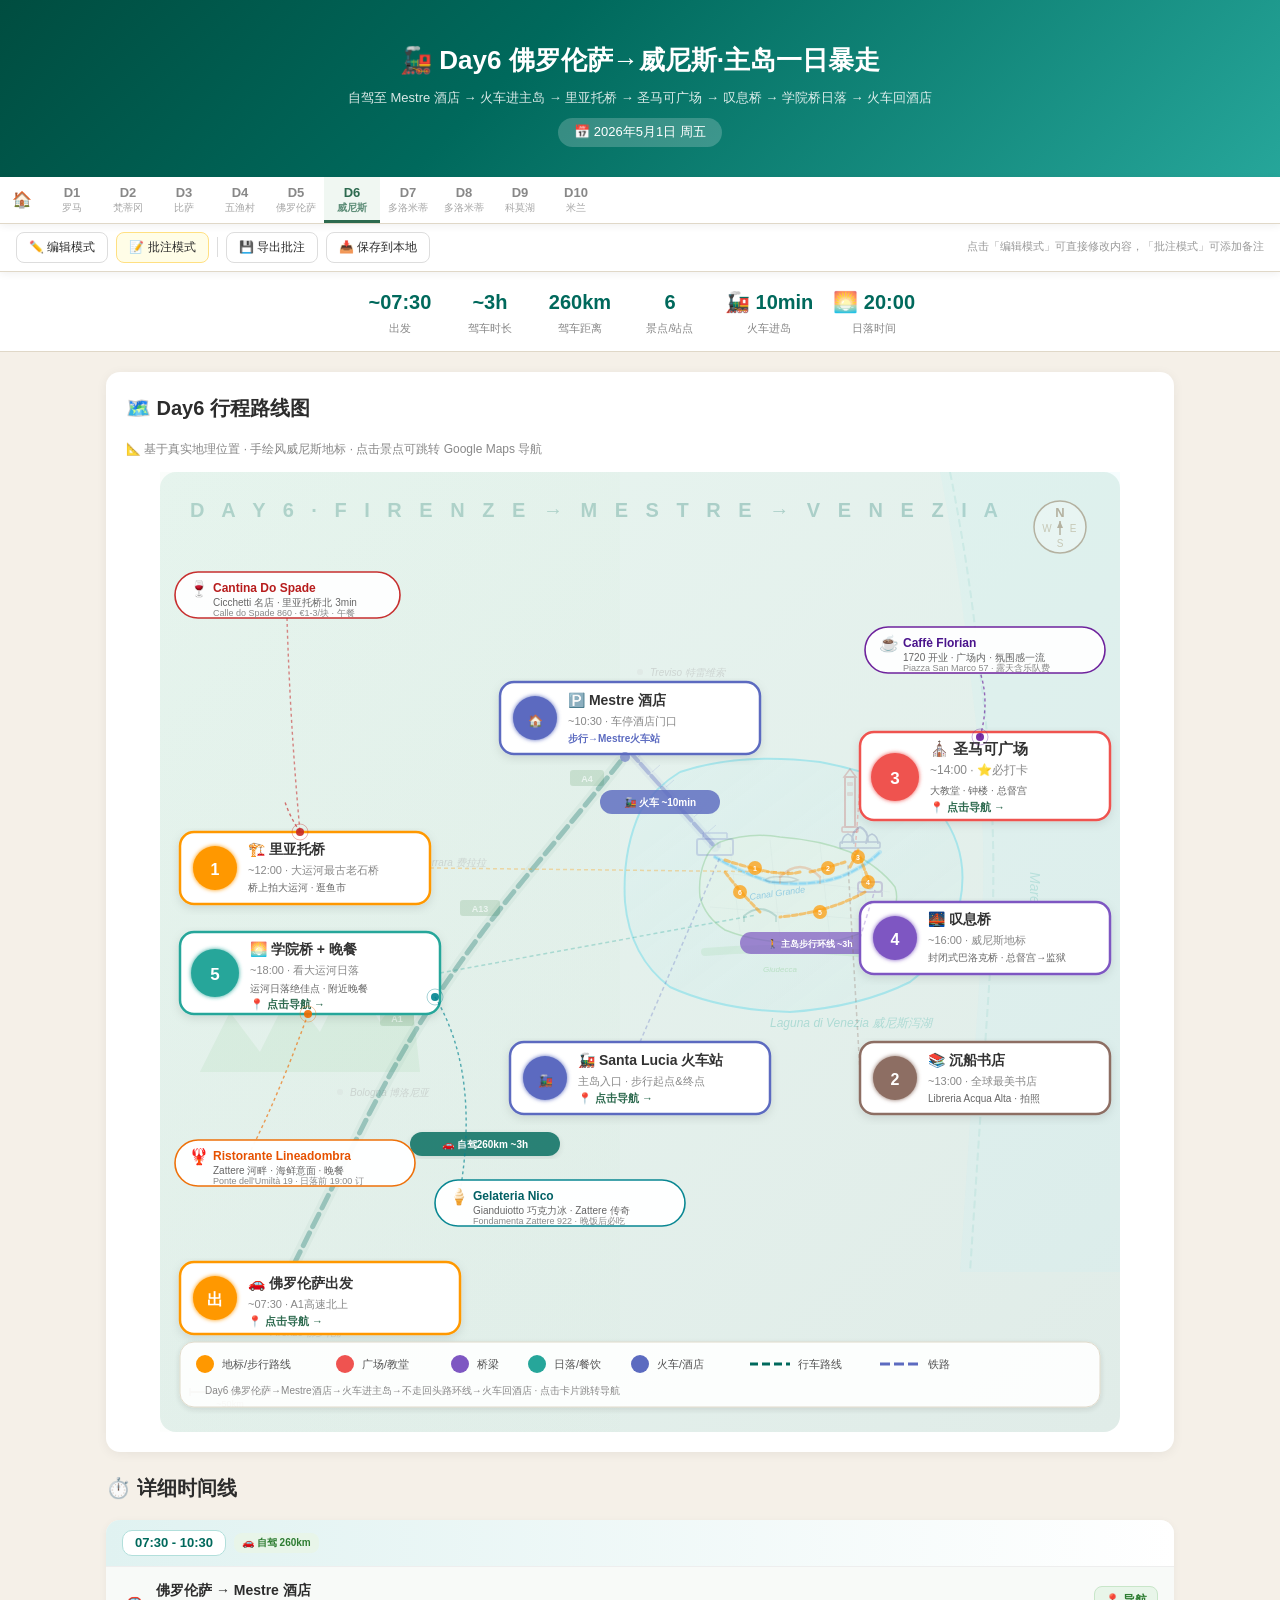
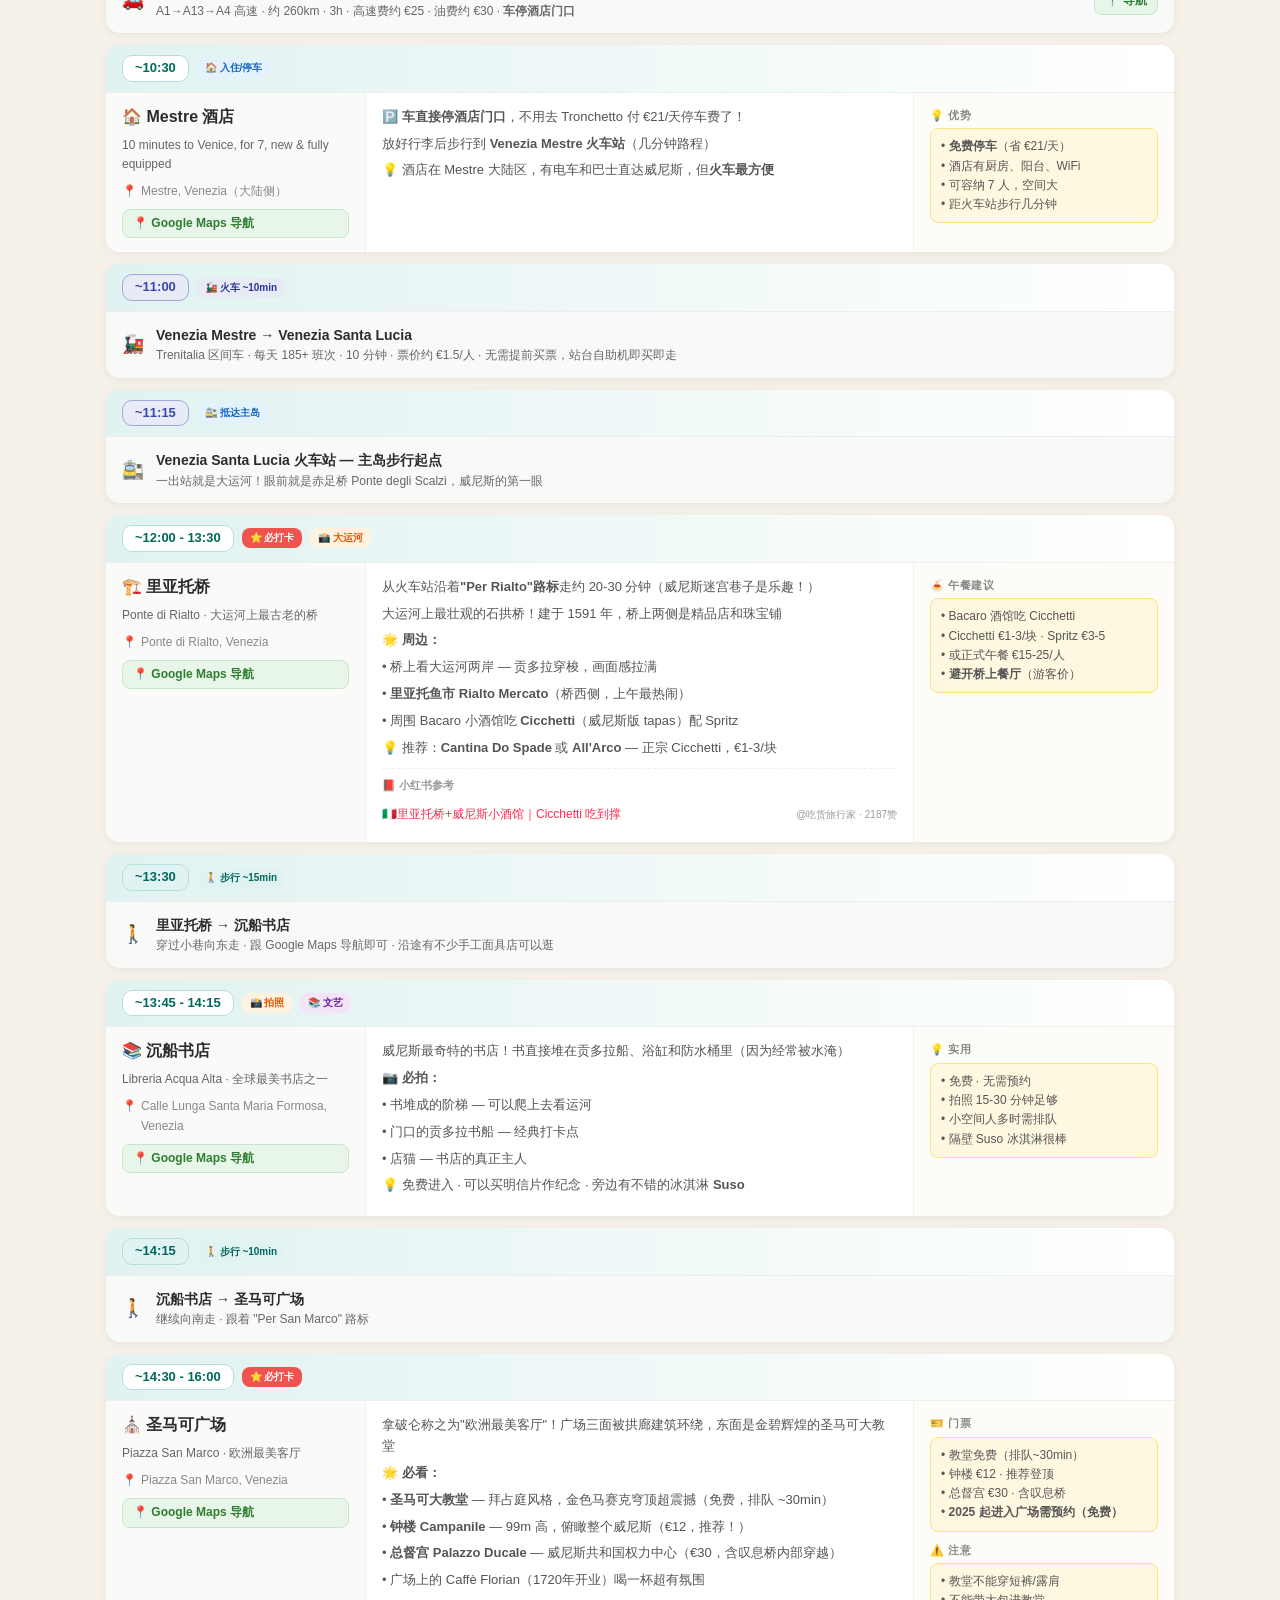
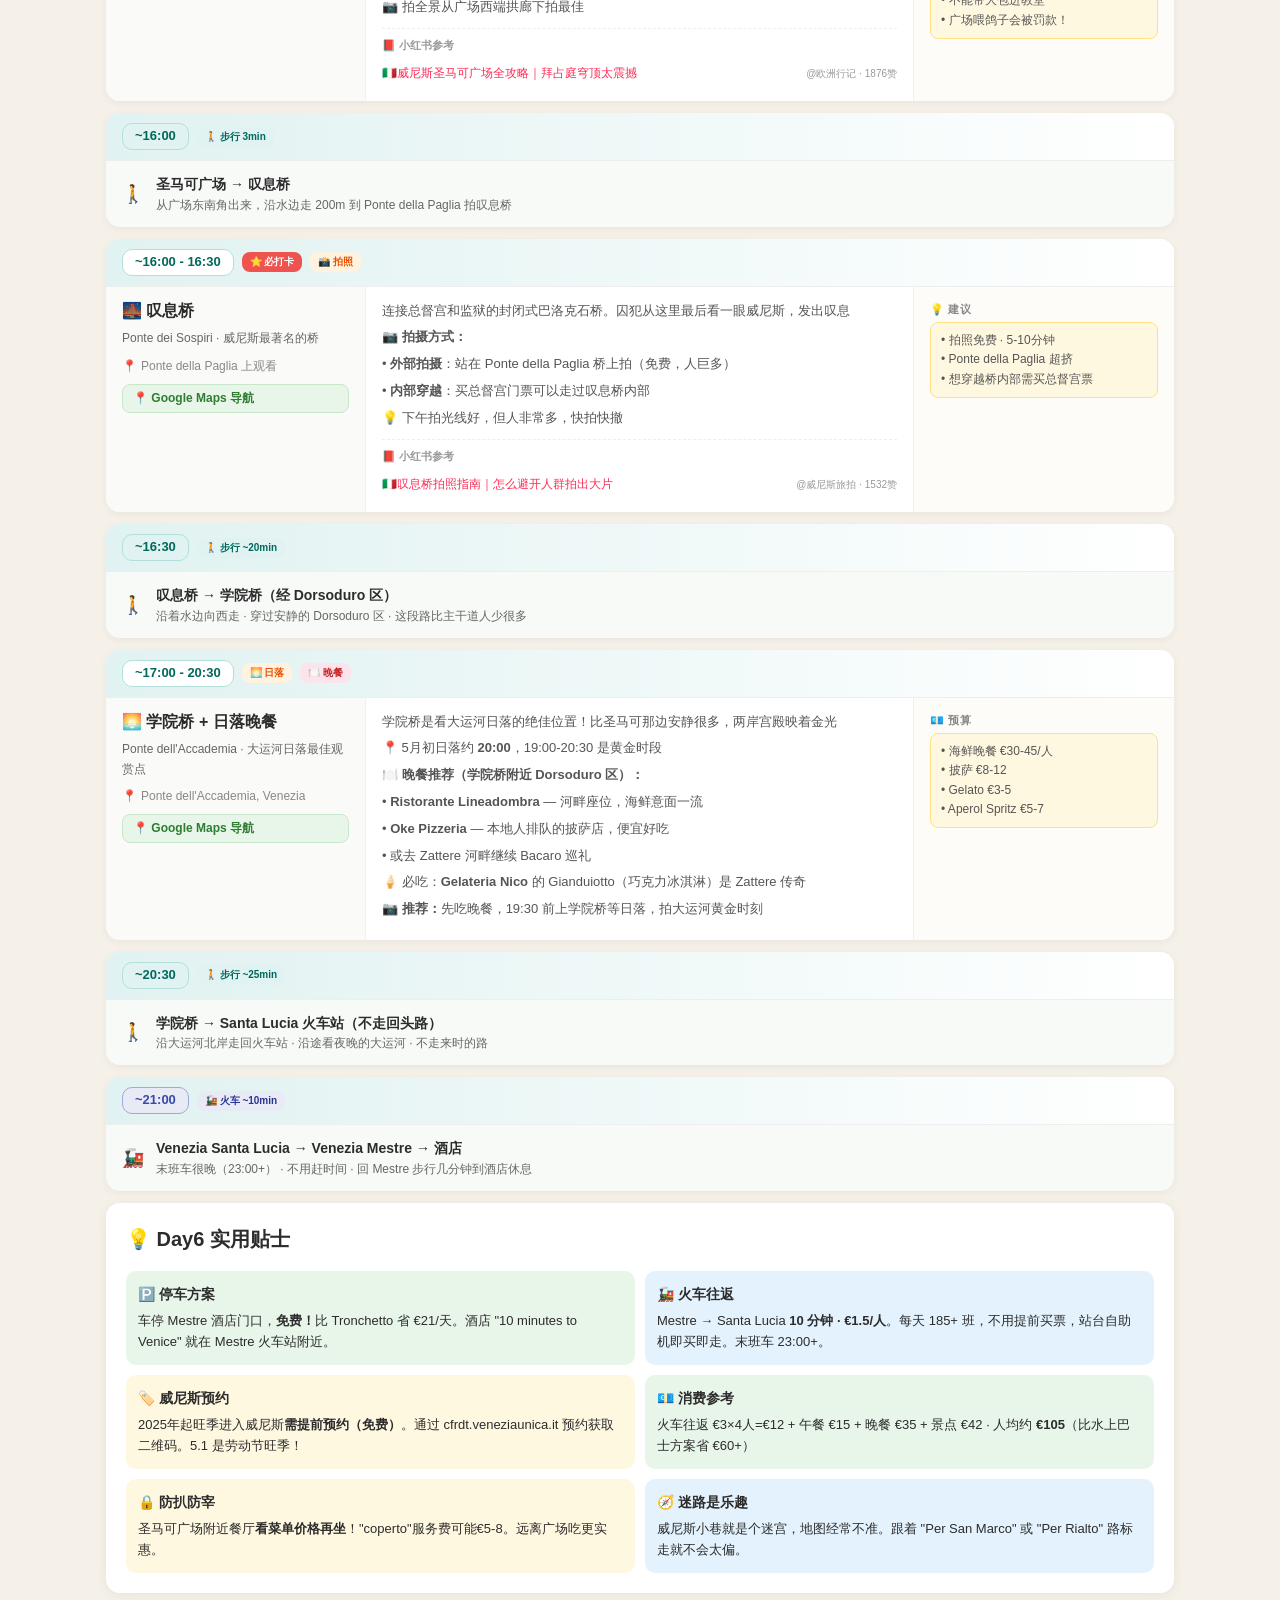
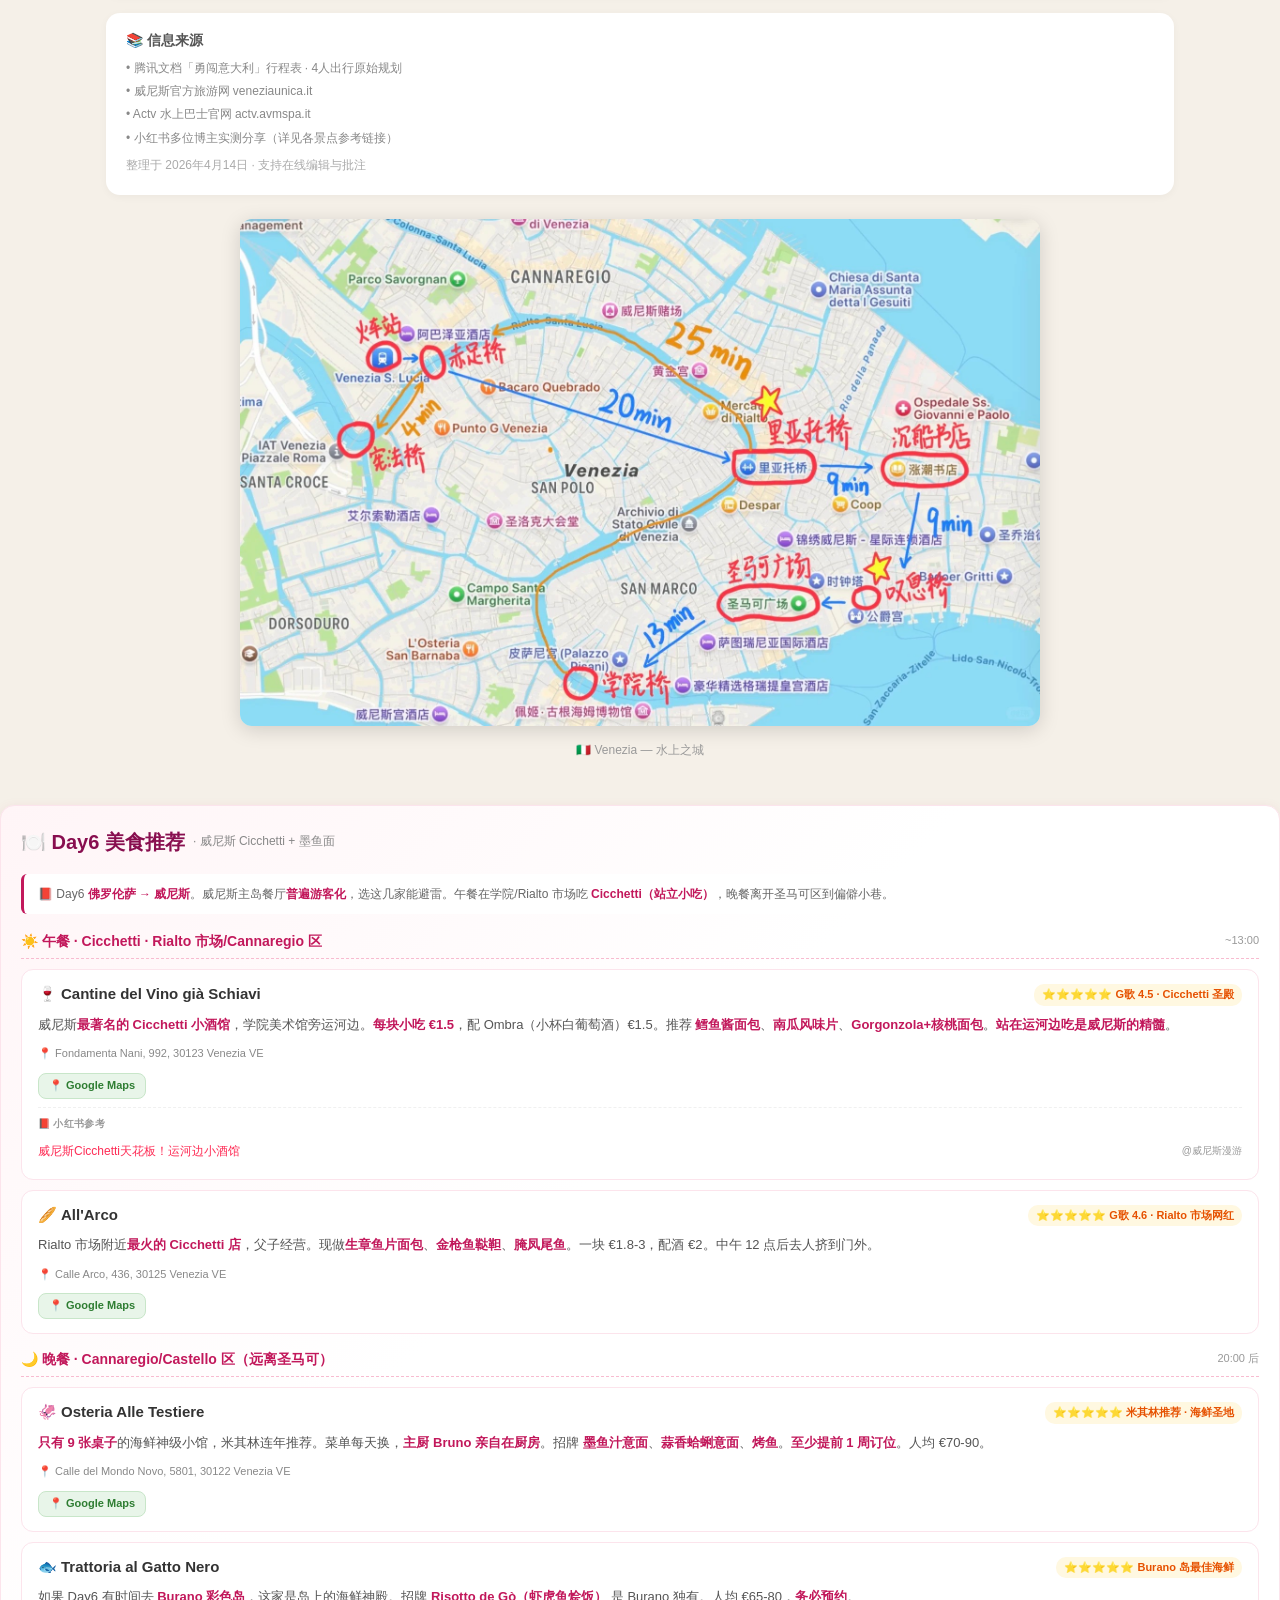
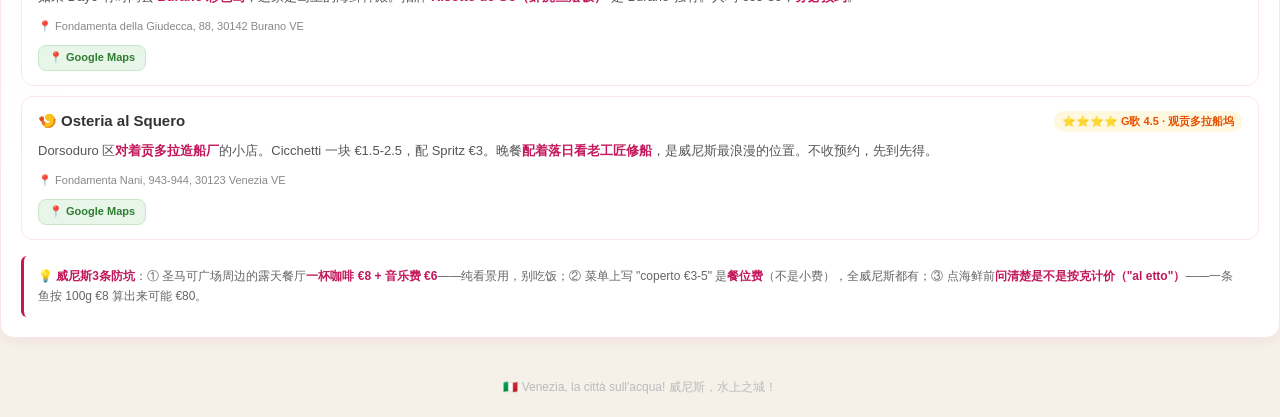
<file: day6.html>
<!DOCTYPE html>
<html lang="zh-CN">
<head>
<meta charset="UTF-8">
<meta name="viewport" content="width=device-width, initial-scale=1.0, maximum-scale=5.0">
<link rel="stylesheet" href="mobile-fix.css">
<title>Day6 行程详细规划 | 佛罗伦萨→威尼斯·火车进岛·主岛一日暴走</title>
<style>
  :root {
    --green: #2d6a4f;
    --green-light: #e8f5e9;
    --orange: #ff9800;
    --red: #ef5350;
    --blue: #42a5f5;
    --purple: #7e57c2;
    --bg: #f5f0e8;
    --card: #ffffff;
    --text: #2c2c2c;
    --text-secondary: #666;
    --border: #e0d8c8;
    --note-bg: #fffde7;
    --note-border: #ffe082;
    --theme: #00695c;
    --theme-light: #e0f2f1;
  }
  * { margin: 0; padding: 0; box-sizing: border-box; }
  body { font-family: -apple-system, BlinkMacSystemFont, 'Segoe UI', Roboto, 'Helvetica Neue', sans-serif; background: var(--bg); color: var(--text); line-height: 1.6; -webkit-text-size-adjust: 100%; }
  .hero { background: linear-gradient(135deg, #004d40 0%, #00695c 40%, #26a69a 100%); color: white; padding: 40px 20px 30px; text-align: center; position: relative; }
  .hero h1 { font-size: 26px; margin-bottom: 6px; }
  .hero .subtitle { font-size: 13px; opacity: 0.85; }
  .hero .date-badge { display: inline-block; background: rgba(255,255,255,0.2); padding: 4px 16px; border-radius: 20px; font-size: 13px; margin-top: 10px; }
  .toolbar { position: sticky; top: 0; z-index: 90; background: white; border-bottom: 1px solid var(--border); padding: 8px 16px; display: flex; align-items: center; gap: 8px; flex-wrap: wrap; box-shadow: 0 2px 8px rgba(0,0,0,0.06); }
  .toolbar-btn { display: inline-flex; align-items: center; gap: 4px; padding: 6px 12px; border-radius: 8px; border: 1px solid #ddd; background: white; font-size: 12px; cursor: pointer; transition: all 0.2s; white-space: nowrap; color: var(--text); }
  .toolbar-btn:hover { background: #f0f0f0; }
  .toolbar-btn.active { background: var(--green); color: white; border-color: var(--green); }
  .toolbar-btn.btn-note { border-color: var(--note-border); background: var(--note-bg); }
  .toolbar-btn.btn-note:hover { background: #fff8e1; }
  .toolbar-sep { width: 1px; height: 20px; background: #ddd; }
  .toolbar-hint { font-size: 11px; color: #999; margin-left: auto; }
  .stats-bar { display: flex; justify-content: center; gap: 20px; padding: 14px 16px; background: white; border-bottom: 1px solid var(--border); flex-wrap: wrap; }
  .stat-item { text-align: center; min-width: 70px; }
  .stat-item .num { font-size: 20px; font-weight: 700; color: #00695c; }
  .stat-item .label { font-size: 11px; color: #888; margin-top: 2px; }
  .container { max-width: 1100px; margin: 0 auto; padding: 20px 16px; }
  .section-title { font-size: 20px; font-weight: 700; margin-bottom: 16px; display: flex; align-items: center; gap: 8px; }
  .tl-item { display: grid; grid-template-columns: 260px 1fr 260px; gap: 0; margin-bottom: 12px; border-radius: 14px; overflow: hidden; box-shadow: 0 2px 8px rgba(0,0,0,0.05); background: var(--card); position: relative; }
  .tl-item.item-drive { grid-template-columns: 1fr; background: #f8faf8; }
  .tl-time-bar { grid-column: 1 / -1; display: flex; align-items: center; gap: 8px; padding: 10px 16px; background: linear-gradient(90deg, #e0f2f1 0%, white 100%); border-bottom: 1px solid #eee; }
  .tl-time-tag { font-size: 13px; font-weight: 700; color: #00695c; background: white; padding: 2px 12px; border-radius: 10px; border: 1px solid #b2dfdb; white-space: nowrap; }
  .tl-type-badge { font-size: 10px; padding: 2px 8px; border-radius: 8px; font-weight: 600; }
  .badge-photo { background: #fff3e0; color: #e65100; }
  .badge-food { background: #fce4ec; color: #c62828; }
  .badge-drive { background: #e8f5e9; color: #2e7d32; }
  .badge-must { background: var(--red); color: white; }
  .badge-stay { background: #ede7f6; color: #4a148c; }
  .badge-start { background: #e3f2fd; color: #1565c0; }
  .badge-art { background: #f3e5f5; color: #6a1b9a; }
  .badge-walk { background: #e0f2f1; color: #00695c; }
  .badge-boat { background: #e0f7fa; color: #006064; }
  .tl-left { padding: 14px 16px; border-right: 1px solid #f0f0f0; display: flex; flex-direction: column; gap: 8px; background: #fafaf8; }
  .tl-spot-name { font-size: 16px; font-weight: 700; color: var(--text); line-height: 1.3; }
  .tl-spot-subname { font-size: 12px; color: var(--text-secondary); }
  .tl-spot-addr { font-size: 12px; color: #888; display: flex; align-items: flex-start; gap: 4px; }
  .tl-spot-addr .addr-icon { flex-shrink: 0; }
  .gmap-link { display: inline-flex; align-items: center; gap: 4px; background: var(--green-light); color: #2e7d32; padding: 4px 10px; border-radius: 8px; font-size: 12px; font-weight: 600; text-decoration: none; border: 1px solid #c8e6c9; transition: all 0.2s; }
  .gmap-link:hover { background: #2e7d32; color: white; }
  .tl-mid { padding: 14px 16px; border-right: 1px solid #f0f0f0; }
  .tl-mid p { font-size: 13px; color: #555; margin-bottom: 6px; }
  .tl-mid p:last-child { margin-bottom: 0; }
  .xhs-links { margin-top: 10px; padding-top: 8px; border-top: 1px dashed #eee; }
  .xhs-links-title { font-size: 11px; color: #999; margin-bottom: 6px; font-weight: 600; }
  .xhs-link-item { display: flex; align-items: center; gap: 6px; padding: 4px 0; font-size: 12px; }
  .xhs-link-item a { color: #fe2c55; text-decoration: none; font-weight: 500; flex: 1; overflow: hidden; text-overflow: ellipsis; white-space: nowrap; }
  .xhs-link-item a:hover { text-decoration: underline; }
  .xhs-link-item .xhs-stats { font-size: 10px; color: #999; white-space: nowrap; }
  .tl-right { padding: 14px 16px; background: #fdfcf9; }
  .tl-right-section { margin-bottom: 10px; }
  .tl-right-section:last-child { margin-bottom: 0; }
  .tl-right-label { font-size: 11px; font-weight: 700; color: #888; text-transform: uppercase; margin-bottom: 4px; letter-spacing: 0.5px; }
  .tip-mini { background: #fff8e1; border: 1px solid #ffe082; border-radius: 8px; padding: 8px 10px; font-size: 12px; color: #555; }
  .drive-card { padding: 12px 16px; display: flex; align-items: center; gap: 12px; flex-wrap: wrap; }
  .drive-card .drive-icon { font-size: 18px; }
  .drive-card .drive-title { font-weight: 600; font-size: 14px; }
  .drive-card .drive-detail { font-size: 12px; color: var(--text-secondary); }
  [contenteditable="true"] { outline: none; border-radius: 4px; transition: background 0.2s; }
  .edit-mode [contenteditable="true"]:hover { background: rgba(45,106,79,0.06); }
  .edit-mode [contenteditable="true"]:focus { background: rgba(45,106,79,0.1); box-shadow: inset 0 0 0 1px rgba(45,106,79,0.3); }
  .user-note { background: var(--note-bg); border: 1px solid var(--note-border); border-radius: 8px; padding: 8px 10px; margin-top: 6px; font-size: 12px; position: relative; }
  .user-note::before { content: '📝 我的批注'; display: block; font-size: 10px; font-weight: 700; color: #f57f17; margin-bottom: 4px; }
  .user-note .note-delete { position: absolute; top: 6px; right: 8px; cursor: pointer; font-size: 12px; color: #ccc; }
  .user-note .note-delete:hover { color: var(--red); }
  .add-note-btn { display: none; margin-top: 6px; padding: 4px 10px; border-radius: 6px; border: 1px dashed var(--note-border); background: transparent; color: #f57f17; font-size: 11px; cursor: pointer; transition: all 0.2s; }
  .add-note-btn:hover { background: var(--note-bg); }
  .annotate-mode .add-note-btn { display: inline-block; }
  .tips-section { background: var(--card); border-radius: 14px; padding: 20px; margin-bottom: 20px; box-shadow: 0 2px 12px rgba(0,0,0,0.06); }
  .tip-grid { display: grid; grid-template-columns: 1fr 1fr; gap: 10px; }
  .tip-card { border-radius: 10px; padding: 12px; font-size: 13px; }
  .tip-card h4 { font-size: 14px; margin-bottom: 6px; }
  .tip-card.tip-danger { background: #fce4ec; }
  .tip-card.tip-warn { background: #fff8e1; }
  .tip-card.tip-info { background: #e3f2fd; }
  .tip-card.tip-ok { background: var(--green-light); }
  .sources { background: var(--card); border-radius: 14px; padding: 16px 20px; margin-bottom: 20px; box-shadow: 0 2px 8px rgba(0,0,0,0.04); font-size: 12px; color: #888; }
  .sources h3 { font-size: 14px; color: #555; margin-bottom: 8px; }
  .sources p { margin-bottom: 4px; }
  .footer { text-align: center; padding: 20px; color: #bbb; font-size: 12px; }
  @media (max-width: 768px) {
    .tl-item { grid-template-columns: 1fr !important; }
    .tl-left, .tl-mid, .tl-right { border-right: none !important; border-bottom: 1px solid #f0f0f0; }
    .tl-right { border-bottom: none; }
    .tip-grid { grid-template-columns: 1fr; }
    .hero h1 { font-size: 22px; }
    .stats-bar { gap: 12px; }
    .toolbar-hint { display: none; }
    .container { padding: 12px 10px; }
    .drive-card { flex-direction: column; align-items: flex-start; }
  }
  @media print { .toolbar { display: none; } .add-note-btn { display: none; } body { background: white; } }

  /* Day Tab 切换栏 */
  .day-tabs {
    display: flex;
    align-items: center;
    gap: 0;
    background: #fff;
    border-bottom: 1px solid #e0d8c8;
    overflow-x: auto;
    -webkit-overflow-scrolling: touch;
    scrollbar-width: none;
    position: sticky;
    top: 0;
    z-index: 200;
    box-shadow: 0 2px 8px rgba(0,0,0,0.06);
  }
  .day-tabs::-webkit-scrollbar { display: none; }
  .day-tab {
    display: flex;
    flex-direction: column;
    align-items: center;
    justify-content: center;
    min-width: 56px;
    padding: 8px 6px 6px;
    text-decoration: none;
    color: #888;
    font-size: 12px;
    font-weight: 500;
    border-bottom: 3px solid transparent;
    transition: all 0.2s;
    flex-shrink: 0;
    line-height: 1.2;
  }
  .day-tab:hover { color: #333; background: #f9f7f2; }
  .day-tab.active {
    color: #2d6a4f;
    font-weight: 700;
    border-bottom-color: #2d6a4f;
    background: #f0f7f2;
  }
  .day-tab .tab-day { font-size: 13px; font-weight: 700; }
  .day-tab .tab-city { font-size: 10px; margin-top: 1px; opacity: 0.75; }
  .day-tab-home {
    min-width: 44px;
    padding: 8px 10px 6px;
    font-size: 16px;
  }


  /* ===== 🍽️ 美食推荐模块（全局） ===== */
  .food-section {
    background: linear-gradient(135deg, #fff5f7 0%, #fff 40%);
    border-radius: 14px;
    padding: 20px;
    margin-bottom: 20px;
    box-shadow: 0 2px 12px rgba(194,24,91,0.08);
    border: 1px solid #fce4ec;
  }
  .food-section .section-title { color: #880e4f; }
  .food-intro {
    background: #fff;
    border-left: 3px solid #c2185b;
    padding: 10px 14px;
    border-radius: 6px;
    font-size: 12px;
    color: #666;
    margin-bottom: 16px;
    line-height: 1.7;
  }
  .food-intro strong { color: #c2185b; }
  .food-slot-title {
    font-size: 14px;
    font-weight: 700;
    color: #c2185b;
    margin: 14px 0 10px;
    display: flex;
    align-items: center;
    gap: 6px;
    padding-bottom: 6px;
    border-bottom: 1px dashed #f8bbd0;
  }
  .food-slot-title .slot-time {
    font-size: 11px;
    font-weight: 500;
    color: #999;
    margin-left: auto;
  }
  .food-card {
    background: #fff;
    border: 1px solid #fce4ec;
    border-radius: 12px;
    padding: 14px 16px;
    margin-bottom: 10px;
    transition: all 0.2s;
  }
  .food-card:hover { border-color: #c2185b; box-shadow: 0 4px 12px rgba(194,24,91,0.1); }
  .food-card-header {
    display: flex;
    align-items: flex-start;
    justify-content: space-between;
    gap: 10px;
    margin-bottom: 8px;
    flex-wrap: wrap;
  }
  .food-card-name {
    font-size: 15px;
    font-weight: 700;
    color: #333;
    line-height: 1.3;
  }
  .food-card-name .food-icon { color: #c2185b; margin-right: 4px; }
  .food-card-rating {
    font-size: 11px;
    background: #fff8e1;
    color: #e65100;
    padding: 2px 8px;
    border-radius: 10px;
    white-space: nowrap;
    font-weight: 600;
  }
  .food-card-desc {
    font-size: 13px;
    color: #555;
    line-height: 1.65;
    margin-bottom: 10px;
  }
  .food-card-desc strong { color: #c2185b; }
  .food-card-addr {
    font-size: 11px;
    color: #888;
    margin-bottom: 8px;
    display: flex;
    align-items: flex-start;
    gap: 4px;
  }
  .food-gmap-link {
    display: inline-flex;
    align-items: center;
    gap: 3px;
    background: #e8f5e9;
    color: #2e7d32;
    padding: 3px 10px;
    border-radius: 8px;
    font-size: 11px;
    font-weight: 600;
    text-decoration: none;
    border: 1px solid #c8e6c9;
    margin-right: 6px;
    transition: all 0.2s;
  }
  .food-gmap-link:hover { background: #2e7d32; color: white; }
  .food-xhs-block {
    margin-top: 8px;
    padding-top: 8px;
    border-top: 1px dashed #f0f0f0;
  }
  .food-xhs-title {
    font-size: 10px;
    color: #999;
    font-weight: 700;
    margin-bottom: 6px;
    letter-spacing: 0.3px;
  }
  .food-xhs-item {
    display: flex;
    align-items: center;
    gap: 6px;
    padding: 4px 0;
    font-size: 12px;
  }
  .food-xhs-item a {
    color: #fe2c55;
    text-decoration: none;
    font-weight: 500;
    flex: 1;
    overflow: hidden;
    text-overflow: ellipsis;
    white-space: nowrap;
  }
  .food-xhs-item a:hover { text-decoration: underline; }
  .food-xhs-item .xhs-meta {
    font-size: 10px;
    color: #999;
    white-space: nowrap;
  }
  @media (max-width: 640px) {
    .food-card-header { flex-direction: column; align-items: flex-start; gap: 4px; }
    .food-card-name { font-size: 14px; }
  }

</style>
</head>
<body>

<!-- Hero -->
<div class="hero">
  <h1>🚂 Day6 佛罗伦萨→威尼斯·主岛一日暴走</h1>
  <div class="subtitle">自驾至 Mestre 酒店 → 火车进主岛 → 里亚托桥 → 圣马可广场 → 叹息桥 → 学院桥日落 → 火车回酒店</div>
  <div class="date-badge">📅 2026年5月1日 周五</div>
</div>

<!-- Toolbar -->
<div class="day-tabs" id="dayTabs">
  <a class="day-tab day-tab-home" href="index.html" title="首页">🏠</a>
  <a class="day-tab" href="day1.html"><span class="tab-day">D1</span><span class="tab-city">罗马</span></a>
  <a class="day-tab" href="day2.html"><span class="tab-day">D2</span><span class="tab-city">梵蒂冈</span></a>
  <a class="day-tab" href="day3.html"><span class="tab-day">D3</span><span class="tab-city">比萨</span></a>
  <a class="day-tab" href="day4.html"><span class="tab-day">D4</span><span class="tab-city">五渔村</span></a>
  <a class="day-tab" href="day5.html"><span class="tab-day">D5</span><span class="tab-city">佛罗伦萨</span></a>
  <a class="day-tab active" href="day6.html"><span class="tab-day">D6</span><span class="tab-city">威尼斯</span></a>
  <a class="day-tab" href="day7.html"><span class="tab-day">D7</span><span class="tab-city">多洛米蒂</span></a>
  <a class="day-tab" href="day8.html"><span class="tab-day">D8</span><span class="tab-city">多洛米蒂</span></a>
  <a class="day-tab" href="day9.html"><span class="tab-day">D9</span><span class="tab-city">科莫湖</span></a>
  <a class="day-tab" href="day10.html"><span class="tab-day">D10</span><span class="tab-city">米兰</span></a>
</div>
<div class="toolbar" id="toolbar">
  <button class="toolbar-btn" id="btn-edit" onclick="toggleEdit()">✏️ 编辑模式</button>
  <button class="toolbar-btn btn-note" id="btn-annotate" onclick="toggleAnnotate()">📝 批注模式</button>
  <div class="toolbar-sep"></div>
  <button class="toolbar-btn" onclick="exportNotes()">💾 导出批注</button>
  <button class="toolbar-btn" onclick="saveLocal()">📥 保存到本地</button>
  <span class="toolbar-hint" id="toolbar-hint">点击「编辑模式」可直接修改内容，「批注模式」可添加备注</span>
</div>

<!-- Stats -->
<div class="stats-bar">
  <div class="stat-item"><div class="num">~07:30</div><div class="label">出发</div></div>
  <div class="stat-item"><div class="num">~3h</div><div class="label">驾车时长</div></div>
  <div class="stat-item"><div class="num">260km</div><div class="label">驾车距离</div></div>
  <div class="stat-item"><div class="num">6</div><div class="label">景点/站点</div></div>
  <div class="stat-item"><div class="num">🚂 10min</div><div class="label">火车进岛</div></div>
  <div class="stat-item"><div class="num">🌅 20:00</div><div class="label">日落时间</div></div>
</div>

<div class="container">

<!-- ===== Geographic Illustrated Route Map ===== -->
<div class="map-section" style="background:var(--card);border-radius:14px;padding:20px;margin-bottom:20px;box-shadow:0 2px 12px rgba(0,0,0,0.06);">
  <h2 class="section-title">🗺️ Day6 行程路线图</h2>
  <p style="font-size:12px;color:#888;margin-bottom:12px;">📐 基于真实地理位置 · 手绘风威尼斯地标 · 点击景点可跳转 Google Maps 导航</p>

  <div style="width:100%;overflow-x:auto;-webkit-overflow-scrolling:touch;">
  <svg viewBox="0 0 960 960" xmlns="http://www.w3.org/2000/svg" style="width:100%;max-width:960px;margin:0 auto;display:block;font-family:-apple-system,BlinkMacSystemFont,'Segoe UI',sans-serif;">
    <defs>
      <linearGradient id="mapBg6" x1="0%" y1="0%" x2="100%" y2="100%">
        <stop offset="0%" style="stop-color:#e8f5f0;stop-opacity:1"/>
        <stop offset="100%" style="stop-color:#e0ece8;stop-opacity:1"/>
      </linearGradient>
      <linearGradient id="lagoonGrad" x1="0%" y1="0%" x2="100%" y2="100%">
        <stop offset="0%" style="stop-color:#b2ebf2;stop-opacity:0.2"/>
        <stop offset="100%" style="stop-color:#80deea;stop-opacity:0.08"/>
      </linearGradient>
      <linearGradient id="landGrad" x1="0%" y1="0%" x2="0%" y2="100%">
        <stop offset="0%" style="stop-color:#c8e6c9;stop-opacity:0.15"/>
        <stop offset="100%" style="stop-color:#a5d6a7;stop-opacity:0.05"/>
      </linearGradient>
      <filter id="shadow6"><feDropShadow dx="0" dy="2" stdDeviation="3" flood-color="rgba(0,0,0,0.12)"/></filter>
      <filter id="cardShadow6" x="-5%" y="-5%" width="110%" height="120%"><feDropShadow dx="0" dy="3" stdDeviation="5" flood-color="rgba(0,0,0,0.1)"/></filter>
      <filter id="glow6" x="-30%" y="-30%" width="160%" height="160%"><feGaussianBlur stdDeviation="2" result="blur"/><feMerge><feMergeNode in="blur"/><feMergeNode in="SourceGraphic"/></feMerge></filter>
    </defs>

    <!-- ===== BACKGROUND ===== -->
    <rect width="960" height="960" rx="16" fill="url(#mapBg6)"/>
    <text x="30" y="45" font-size="20" fill="#00695c" letter-spacing="6" font-weight="700" opacity="0.25">D A Y  6  ·  F I R E N Z E  →  M E S T R E  →  V E N E Z I A</text>

    <!-- ===== ADRIATIC SEA (right edge) ===== -->
    <path d="M780,0 Q800,100 810,200 Q830,350 820,500 Q810,650 800,800 L960,800 L960,0 Z" fill="#b2ebf2" opacity="0.12"/>
    <path d="M790,0 Q810,100 820,200 Q840,350 830,500 Q820,650 810,800" stroke="#80cbc4" stroke-width="2" fill="none" opacity="0.2" stroke-dasharray="8,4"/>
    <text x="870" y="400" font-size="14" fill="#4db6ac" opacity="0.25" font-style="italic" transform="rotate(90,870,400)">Mare Adriatico</text>

    <!-- ===== VENETIAN LAGOON ===== -->
    <path d="M520,300 Q580,280 660,290 Q740,305 780,340 Q810,380 800,430 Q790,480 750,510 Q700,535 630,540 Q560,538 510,515 Q470,485 465,430 Q462,380 480,340 Q495,315 520,300" fill="url(#lagoonGrad)" stroke="#80deea" stroke-width="2" opacity="0.6"/>
    <text x="610" y="555" font-size="12" fill="#4db6ac" opacity="0.35" font-style="italic">Laguna di Venezia 威尼斯泻湖</text>

    <!-- ===== VENICE ISLAND (fish shape) ===== -->
    <path d="M560,370 Q590,360 620,365 Q660,368 690,380 Q720,395 735,415 Q740,430 730,445 Q710,460 680,468 Q650,472 620,470 Q590,468 565,458 Q545,445 540,425 Q538,405 545,388 Q550,375 560,370" fill="#e8f5e9" opacity="0.4" stroke="#81c784" stroke-width="1.5" opacity="0.3"/>

    <!-- ===== GRAND CANAL (S-curve through island) ===== -->
    <path d="M555,385 Q580,400 610,410 Q650,415 680,405 Q705,395 720,380" stroke="#4fc3f7" stroke-width="4" fill="none" opacity="0.25" stroke-linecap="round"/>
    <path d="M555,385 Q580,400 610,410 Q650,415 680,405 Q705,395 720,380" stroke="#4fc3f7" stroke-width="2" fill="none" opacity="0.4" stroke-linecap="round" stroke-dasharray="6,3"/>
    <text x="590" y="428" font-size="9" fill="#0288d1" opacity="0.35" font-style="italic" transform="rotate(-8,590,428)">Canal Grande</text>

    <!-- ===== GIUDECCA ISLAND ===== -->
    <path d="M545,480 Q600,475 660,478 Q720,482 740,488" stroke="#81c784" stroke-width="8" fill="none" opacity="0.15" stroke-linecap="round"/>
    <text x="620" y="500" font-size="8" fill="#66bb6a" opacity="0.3" text-anchor="middle" font-style="italic">Giudecca</text>

    <!-- ===== MAINLAND ===== -->
    <rect x="0" y="0" width="460" height="960" rx="0" fill="url(#landGrad)" opacity="0.5"/>

    <!-- ===== APENNINE MOUNTAINS HINT ===== -->
    <g opacity="0.08" fill="#4caf50">
      <path d="M40,600 L70,540 L100,580 L130,520 L160,560 L190,500 L220,550 L250,510 L260,600 Z"/>
    </g>

    <!-- ===== REFERENCE CITIES ===== -->
    <g font-size="10" fill="#aaa" opacity="0.4" font-style="italic">
      <circle cx="100" cy="860" r="3" fill="#ccc" opacity="0.5"/><text x="110" y="864">Firenze 佛罗伦萨</text>
      <circle cx="350" cy="250" r="3" fill="#ccc" opacity="0.5"/><text x="360" y="254">Padova 帕多瓦</text>
      <circle cx="250" cy="390" r="3" fill="#ccc" opacity="0.5"/><text x="260" y="394">Ferrara 费拉拉</text>
      <circle cx="180" cy="620" r="3" fill="#ccc" opacity="0.5"/><text x="190" y="624">Bologna 博洛尼亚</text>
      <circle cx="480" cy="200" r="3" fill="#ccc" opacity="0.5"/><text x="490" y="204">Treviso 特雷维索</text>
    </g>

    <!-- ===== HIGHWAY LABELS ===== -->
    <g font-size="9" font-weight="700" opacity="0.25">
      <rect x="220" y="538" width="34" height="16" rx="3" fill="#2e7d32" opacity="0.6"/><text x="237" y="550" fill="white" text-anchor="middle">A1</text>
      <rect x="300" y="428" width="40" height="16" rx="3" fill="#2e7d32" opacity="0.6"/><text x="320" y="440" fill="white" text-anchor="middle">A13</text>
      <rect x="410" y="298" width="34" height="16" rx="3" fill="#2e7d32" opacity="0.6"/><text x="427" y="310" fill="white" text-anchor="middle">A4</text>
    </g>

    <!-- ===== RAILWAY: Mestre → Santa Lucia ===== -->
    <line x1="470" y1="280" x2="555" y2="375" stroke="#5c6bc0" stroke-width="4" stroke-dasharray="12,4" opacity="0.35" stroke-linecap="round"/>
    <line x1="470" y1="280" x2="555" y2="375" stroke="#5c6bc0" stroke-width="10" opacity="0.05" stroke-linecap="round"/>
    <!-- railway sleepers -->
    <g stroke="#5c6bc0" stroke-width="1" opacity="0.15">
      <line x1="478" y1="285" x2="486" y2="278" /><line x1="492" y1="300" x2="500" y2="293" />
      <line x1="506" y1="315" x2="514" y2="308" /><line x1="520" y1="330" x2="528" y2="323" />
      <line x1="534" y1="345" x2="542" y2="338" /><line x1="548" y1="360" x2="556" y2="353" />
    </g>

    <!-- ===== STREET GRID HINTS (Venice) ===== -->
    <g opacity="0.05" stroke="#607d8b" stroke-width="0.8">
      <line x1="570" y1="375" x2="580" y2="460"/>
      <line x1="610" y1="368" x2="620" y2="465"/>
      <line x1="660" y1="372" x2="670" y2="468"/>
      <line x1="700" y1="385" x2="710" y2="460"/>
      <line x1="555" y1="400" x2="730" y2="420"/>
      <line x1="550" y1="435" x2="735" y2="450"/>
    </g>

    <!-- ===== HAND-DRAWN LANDMARK BUILDINGS ===== -->

    <!-- ★ Venezia Santa Lucia Station (train station near west end of island) -->
    <g transform="translate(555,375)" opacity="0.22">
      <rect x="-18" y="-8" width="36" height="16" rx="2" fill="none" stroke="#5c6bc0" stroke-width="2"/>
      <line x1="-12" y1="-8" x2="-12" y2="-14" stroke="#5c6bc0" stroke-width="1.5"/>
      <line x1="12" y1="-8" x2="12" y2="-14" stroke="#5c6bc0" stroke-width="1.5"/>
      <line x1="-12" y1="-14" x2="12" y2="-14" stroke="#5c6bc0" stroke-width="1.5"/>
      <rect x="-6" y="-5" width="4" height="6" rx="1" fill="#5c6bc0" opacity="0.4"/>
      <rect x="2" y="-5" width="4" height="6" rx="1" fill="#5c6bc0" opacity="0.4"/>
    </g>

    <!-- ★ San Marco Campanile -->
    <g transform="translate(690,355)" opacity="0.2">
      <rect x="-5" y="-50" width="10" height="50" rx="1" fill="none" stroke="#b71c1c" stroke-width="2"/>
      <polygon points="0,-58 -6,-50 6,-50" fill="none" stroke="#b71c1c" stroke-width="1.5"/>
      <rect x="-8" y="0" width="16" height="5" rx="1" fill="none" stroke="#b71c1c" stroke-width="1.5"/>
      <rect x="-3" y="-45" width="6" height="4" rx="1" fill="#b71c1c" opacity="0.5"/>
      <rect x="-3" y="-35" width="6" height="4" rx="1" fill="#b71c1c" opacity="0.5"/>
    </g>

    <!-- ★ Rialto Bridge -->
    <g transform="translate(640,400)" opacity="0.2">
      <path d="M-20,5 Q0,-15 20,5" fill="none" stroke="#e65100" stroke-width="2.5" stroke-linecap="round"/>
      <line x1="-20" y1="5" x2="-20" y2="12" stroke="#e65100" stroke-width="1.5"/>
      <line x1="20" y1="5" x2="20" y2="12" stroke="#e65100" stroke-width="1.5"/>
      <path d="M-15,1 Q0,-10 15,1" fill="none" stroke="#e65100" stroke-width="1" opacity="0.6"/>
    </g>

    <!-- ★ Basilica di San Marco (domes) -->
    <g transform="translate(700,370)" opacity="0.18">
      <path d="M-8,0 Q-8,-12 0,-15 Q8,-12 8,0" fill="none" stroke="#1a237e" stroke-width="2"/>
      <path d="M-18,2 Q-18,-6 -12,-8 Q-6,-6 -6,2" fill="none" stroke="#1a237e" stroke-width="1.5"/>
      <path d="M6,2 Q6,-6 12,-8 Q18,-6 18,2" fill="none" stroke="#1a237e" stroke-width="1.5"/>
      <rect x="-20" y="0" width="40" height="6" rx="1" fill="none" stroke="#1a237e" stroke-width="1.5"/>
    </g>

    <!-- ★ Ponte dei Sospiri -->
    <g transform="translate(710,415)" opacity="0.18">
      <rect x="-12" y="-5" width="24" height="10" rx="3" fill="none" stroke="#4a148c" stroke-width="2"/>
      <line x1="-12" y1="5" x2="-12" y2="10" stroke="#4a148c" stroke-width="1.5"/>
      <line x1="12" y1="5" x2="12" y2="10" stroke="#4a148c" stroke-width="1.5"/>
      <ellipse cx="0" cy="0" rx="3" ry="2" fill="none" stroke="#4a148c" stroke-width="1"/>
    </g>

    <!-- ★ Ponte dell'Accademia -->
    <g transform="translate(600,440)" opacity="0.18">
      <path d="M-16,4 Q0,-10 16,4" fill="none" stroke="#00695c" stroke-width="2" stroke-linecap="round"/>
      <line x1="-16" y1="4" x2="-16" y2="10" stroke="#00695c" stroke-width="1.5"/>
      <line x1="16" y1="4" x2="16" y2="10" stroke="#00695c" stroke-width="1.5"/>
    </g>

    <!-- ★ Gondola silhouette -->
    <g transform="translate(620,408)" opacity="0.15">
      <path d="M-15,0 Q-10,-4 0,-3 Q10,-4 18,0 Q10,3 0,2 Q-10,3 -15,0" fill="none" stroke="#37474f" stroke-width="1.5"/>
      <line x1="8" y1="-3" x2="8" y2="-10" stroke="#37474f" stroke-width="1"/>
    </g>

    <!-- ===== DRIVING ROUTE: Firenze → Mestre (A1 → A13 → A4) ===== -->
    <path d="M115,830 Q160,740 200,660 Q240,580 280,520 Q320,460 370,400 Q420,340 460,290" stroke="#00695c" stroke-width="5" fill="none" stroke-dasharray="14,7" opacity="0.3" stroke-linecap="round"/>
    <path d="M115,830 Q160,740 200,660 Q240,580 280,520 Q320,460 370,400 Q420,340 460,290" stroke="#00695c" stroke-width="12" fill="none" opacity="0.04" stroke-linecap="round"/>

    <!-- ===== WALKING ROUTES in Venice (numbered order) ===== -->
    <!-- ① 火车站→里亚托桥 -->
    <path d="M565,388 Q585,395 610,400 Q630,403 640,400" stroke="#ff9800" stroke-width="3" fill="none" stroke-dasharray="5,3" opacity="0.5" stroke-linecap="round"/>
    <!-- ② 里亚托桥→沉船书店 -->
    <path d="M650,400 Q670,395 685,390" stroke="#ff9800" stroke-width="3" fill="none" stroke-dasharray="5,3" opacity="0.5" stroke-linecap="round"/>
    <!-- ③ 沉船书店→圣马可广场 -->
    <path d="M690,395 Q695,385 698,378" stroke="#ff9800" stroke-width="3" fill="none" stroke-dasharray="5,3" opacity="0.5" stroke-linecap="round"/>
    <!-- ④ 圣马可→叹息桥 -->
    <path d="M700,385 Q705,400 710,410" stroke="#ff9800" stroke-width="3" fill="none" stroke-dasharray="5,3" opacity="0.5" stroke-linecap="round"/>
    <!-- ⑤ 叹息桥→学院桥 -->
    <path d="M705,420 Q670,440 620,445" stroke="#ff9800" stroke-width="3" fill="none" stroke-dasharray="5,3" opacity="0.5" stroke-linecap="round"/>
    <!-- ⑥ 学院桥→火车站 -->
    <path d="M600,440 Q580,420 565,400" stroke="#ff9800" stroke-width="3" fill="none" stroke-dasharray="5,3" opacity="0.5" stroke-linecap="round"/>

    <!-- step number dots along walk route -->
    <circle cx="595" cy="396" r="7" fill="#ff9800" opacity="0.7"/><text x="595" y="399" text-anchor="middle" fill="white" font-size="7" font-weight="700">1</text>
    <circle cx="668" cy="396" r="7" fill="#ff9800" opacity="0.7"/><text x="668" y="399" text-anchor="middle" fill="white" font-size="7" font-weight="700">2</text>
    <circle cx="698" cy="385" r="7" fill="#ff9800" opacity="0.7"/><text x="698" y="388" text-anchor="middle" fill="white" font-size="7" font-weight="700">3</text>
    <circle cx="708" cy="410" r="7" fill="#ff9800" opacity="0.7"/><text x="708" y="413" text-anchor="middle" fill="white" font-size="7" font-weight="700">4</text>
    <circle cx="660" cy="440" r="7" fill="#ff9800" opacity="0.7"/><text x="660" y="443" text-anchor="middle" fill="white" font-size="7" font-weight="700">5</text>
    <circle cx="580" cy="420" r="7" fill="#ff9800" opacity="0.7"/><text x="580" y="423" text-anchor="middle" fill="white" font-size="7" font-weight="700">6</text>

    <!-- ===== COMPASS ===== -->
    <g transform="translate(900,55)" opacity="0.5">
      <circle cx="0" cy="0" r="26" fill="rgba(255,255,255,0.6)" stroke="#8b7355" stroke-width="1.5"/>
      <text x="0" y="-10" text-anchor="middle" font-size="13" font-weight="800" fill="#8b7355">N</text>
      <text x="0" y="20" text-anchor="middle" font-size="10" fill="#b0a080">S</text>
      <text x="13" y="5" text-anchor="middle" font-size="10" fill="#b0a080">E</text>
      <text x="-13" y="5" text-anchor="middle" font-size="10" fill="#b0a080">W</text>
      <line x1="0" y1="-6" x2="0" y2="8" stroke="#8b7355" stroke-width="1.5"/>
      <polygon points="0,-6 -3,1 3,1" fill="#8b7355"/>
    </g>

    <!-- ===== DISTANCE / TRANSPORT PILLS ===== -->
    <g font-size="11" font-weight="600">
      <rect x="250" y="660" width="150" height="24" rx="12" fill="#00695c" opacity="0.82" filter="url(#shadow6)"/>
      <text x="325" y="676" fill="white" text-anchor="middle" font-size="10">🚗 自驾260km ~3h</text>

      <rect x="440" y="318" width="120" height="24" rx="12" fill="#5c6bc0" opacity="0.82"/>
      <text x="500" y="334" fill="white" text-anchor="middle" font-size="10">🚂 火车 ~10min</text>

      <rect x="580" y="460" width="140" height="22" rx="11" fill="#7e57c2" opacity="0.7"/>
      <text x="650" y="475" fill="white" text-anchor="middle" font-size="9">🚶 主岛步行环线 ~3h</text>
    </g>

    <!-- ===== STOP CARDS ===== -->

    <!-- 出发：佛罗伦萨 -->
    <a href="https://www.google.com/maps/search/?api=1&query=Firenze+centro" target="_blank">
      <g filter="url(#cardShadow6)" cursor="pointer">
        <rect x="20" y="790" width="280" height="72" rx="14" fill="white" stroke="#ff9800" stroke-width="2.5"/>
        <circle cx="55" cy="826" r="22" fill="#ff9800" filter="url(#glow6)"/>
        <text x="55" y="833" text-anchor="middle" fill="white" font-size="16" font-weight="800">出</text>
        <text x="88" y="816" font-size="14" font-weight="700" fill="#333">🚗 佛罗伦萨出发</text>
        <text x="88" y="836" font-size="11" fill="#888">~07:30 · A1高速北上</text>
        <text x="88" y="853" font-size="11" fill="#2d6a4f" font-weight="600">📍 点击导航 →</text>
      </g>
    </a>

    <!-- 酒店/停车：Mestre -->
    <a href="https://www.google.com/maps/search/?api=1&query=Mestre+Venezia" target="_blank">
      <g filter="url(#cardShadow6)" cursor="pointer">
        <rect x="340" y="210" width="260" height="72" rx="14" fill="white" stroke="#5c6bc0" stroke-width="2.5"/>
        <circle cx="375" cy="246" r="22" fill="#5c6bc0" filter="url(#glow6)"/>
        <text x="375" y="253" text-anchor="middle" fill="white" font-size="12" font-weight="800">🏠</text>
        <text x="408" y="233" font-size="14" font-weight="700" fill="#333">🅿️ Mestre 酒店</text>
        <text x="408" y="253" font-size="11" fill="#888">~10:30 · 车停酒店门口</text>
        <text x="408" y="270" font-size="10" fill="#5c6bc0" font-weight="600">步行→Mestre火车站</text>
      </g>
    </a>
    <circle cx="465" cy="285" r="5" fill="#5c6bc0" opacity="0.6"/>

    <!-- 火车站：Santa Lucia -->
    <a href="https://www.google.com/maps/search/?api=1&query=Venezia+Santa+Lucia+Station" target="_blank">
      <g filter="url(#cardShadow6)" cursor="pointer">
        <rect x="350" y="570" width="260" height="72" rx="14" fill="white" stroke="#5c6bc0" stroke-width="2.5"/>
        <circle cx="385" cy="606" r="22" fill="#5c6bc0" filter="url(#glow6)"/>
        <text x="385" y="613" text-anchor="middle" fill="white" font-size="12" font-weight="800">🚂</text>
        <text x="418" y="593" font-size="14" font-weight="700" fill="#333">🚂 Santa Lucia 火车站</text>
        <text x="418" y="613" font-size="11" fill="#888">主岛入口 · 步行起点&终点</text>
        <text x="418" y="630" font-size="11" fill="#2d6a4f" font-weight="600">📍 点击导航 →</text>
      </g>
    </a>
    <line x1="480" y1="570" x2="560" y2="385" stroke="#5c6bc0" stroke-width="1.5" opacity="0.3" stroke-dasharray="4,3"/>

    <!-- ① 里亚托桥 -->
    <a href="https://www.google.com/maps/search/?api=1&query=Ponte+di+Rialto+Venezia" target="_blank">
      <g filter="url(#cardShadow6)" cursor="pointer">
        <rect x="20" y="360" width="250" height="72" rx="14" fill="white" stroke="#ff9800" stroke-width="2.5"/>
        <circle cx="55" cy="396" r="22" fill="#ff9800" filter="url(#glow6)"/>
        <text x="55" y="403" text-anchor="middle" fill="white" font-size="16" font-weight="800">1</text>
        <text x="88" y="382" font-size="14" font-weight="700" fill="#333">🏗️ 里亚托桥</text>
        <text x="88" y="402" font-size="11" fill="#888">~12:00 · 大运河最古老石桥</text>
        <text x="88" y="419" font-size="10" fill="#666">桥上拍大运河 · 逛鱼市</text>
      </g>
    </a>
    <line x1="270" y1="396" x2="630" y2="400" stroke="#ff9800" stroke-width="1.5" opacity="0.3" stroke-dasharray="4,3"/>

    <!-- ② 沉船书店 -->
    <a href="https://www.google.com/maps/search/?api=1&query=Libreria+Acqua+Alta+Venezia" target="_blank">
      <g filter="url(#cardShadow6)" cursor="pointer">
        <rect x="700" y="570" width="250" height="72" rx="14" fill="white" stroke="#8d6e63" stroke-width="2.5"/>
        <circle cx="735" cy="606" r="22" fill="#8d6e63" filter="url(#glow6)"/>
        <text x="735" y="613" text-anchor="middle" fill="white" font-size="16" font-weight="800">2</text>
        <text x="768" y="593" font-size="14" font-weight="700" fill="#333">📚 沉船书店</text>
        <text x="768" y="613" font-size="11" fill="#888">~13:00 · 全球最美书店</text>
        <text x="768" y="630" font-size="10" fill="#666">Libreria Acqua Alta · 拍照</text>
      </g>
    </a>
    <line x1="700" y1="600" x2="688" y2="393" stroke="#8d6e63" stroke-width="1.5" opacity="0.3" stroke-dasharray="4,3"/>

    <!-- ③ 圣马可广场 -->
    <a href="https://www.google.com/maps/search/?api=1&query=Piazza+San+Marco+Venezia" target="_blank">
      <g filter="url(#cardShadow6)" cursor="pointer">
        <rect x="700" y="260" width="250" height="88" rx="14" fill="white" stroke="#ef5350" stroke-width="2.5"/>
        <circle cx="735" cy="305" r="24" fill="#ef5350" filter="url(#glow6)"/>
        <text x="735" y="312" text-anchor="middle" fill="white" font-size="17" font-weight="800">3</text>
        <text x="770" y="282" font-size="15" font-weight="700" fill="#333">⛪ 圣马可广场</text>
        <text x="770" y="302" font-size="12" fill="#888">~14:00 · ⭐必打卡</text>
        <text x="770" y="322" font-size="10" fill="#666">大教堂 · 钟楼 · 总督宫</text>
        <text x="770" y="339" font-size="11" fill="#2d6a4f" font-weight="600">📍 点击导航 →</text>
      </g>
    </a>
    <line x1="700" y1="315" x2="695" y2="380" stroke="#ef5350" stroke-width="1.5" opacity="0.3" stroke-dasharray="4,3"/>

    <!-- ④ 叹息桥 -->
    <a href="https://www.google.com/maps/search/?api=1&query=Ponte+dei+Sospiri+Venezia" target="_blank">
      <g filter="url(#cardShadow6)" cursor="pointer">
        <rect x="700" y="430" width="250" height="72" rx="14" fill="white" stroke="#7e57c2" stroke-width="2.5"/>
        <circle cx="735" cy="466" r="22" fill="#7e57c2" filter="url(#glow6)"/>
        <text x="735" y="473" text-anchor="middle" fill="white" font-size="16" font-weight="800">4</text>
        <text x="768" y="452" font-size="14" font-weight="700" fill="#333">🌉 叹息桥</text>
        <text x="768" y="472" font-size="11" fill="#888">~16:00 · 威尼斯地标</text>
        <text x="768" y="489" font-size="10" fill="#666">封闭式巴洛克桥 · 总督宫→监狱</text>
      </g>
    </a>
    <line x1="700" y1="466" x2="715" y2="418" stroke="#7e57c2" stroke-width="1.5" opacity="0.3" stroke-dasharray="4,3"/>

    <!-- ⑤ 学院桥日落 + 晚餐 -->
    <a href="https://www.google.com/maps/search/?api=1&query=Ponte+dell+Accademia+Venezia" target="_blank">
      <g filter="url(#cardShadow6)" cursor="pointer">
        <rect x="20" y="460" width="260" height="82" rx="14" fill="white" stroke="#26a69a" stroke-width="2.5"/>
        <circle cx="55" cy="501" r="24" fill="#26a69a" filter="url(#glow6)"/>
        <text x="55" y="508" text-anchor="middle" fill="white" font-size="17" font-weight="800">5</text>
        <text x="90" y="482" font-size="14" font-weight="700" fill="#333">🌅 学院桥 + 晚餐</text>
        <text x="90" y="502" font-size="11" fill="#888">~18:00 · 看大运河日落</text>
        <text x="90" y="520" font-size="10" fill="#666">运河日落绝佳点 · 附近晚餐</text>
        <text x="90" y="536" font-size="11" fill="#2d6a4f" font-weight="600">📍 点击导航 →</text>
      </g>
    </a>
    <line x1="280" y1="501" x2="596" y2="443" stroke="#26a69a" stroke-width="1.5" opacity="0.3" stroke-dasharray="4,3"/>

    <!-- ===== 餐厅胶囊 food-pins (v3) ===== -->
    <g class="food-pins" font-family="-apple-system,'Segoe UI',sans-serif">
      <!-- 1. Cantina Do Spade（里亚托桥北，Cicchetti 名店，午餐）左侧 Mestre与里亚托之间空白 -->
      <g>
        <circle cx="140" cy="360" r="4" fill="#c62828" opacity="0.9"/>
        <circle cx="140" cy="360" r="8" fill="none" stroke="#c62828" stroke-width="1" opacity="0.35"/>
        <path d="M 140 360 Q 130 345 125 330" fill="none" stroke="#c62828" stroke-width="1.4" stroke-dasharray="3,3" opacity="0.65"/>
        <g transform="translate(15,100)">
          <rect width="225" height="46" rx="23" fill="white" stroke="#c62828" stroke-width="1.6" opacity="0.96"/>
          <text x="14" y="22" font-size="16">🍷</text>
          <text x="38" y="20" font-size="12" font-weight="700" fill="#b71c1c">Cantina Do Spade</text>
          <text x="38" y="34" font-size="10" fill="#666">Cicchetti 名店 · 里亚托桥北 3min</text>
          <text x="38" y="44" font-size="9" fill="#888">Calle do Spade 860 · €1-3/块 · 午餐</text>
        </g>
        <!-- 补一条从胶囊到地标点的连线 -->
        <path d="M 127 146 Q 130 250 140 360" fill="none" stroke="#c62828" stroke-width="1.4" stroke-dasharray="3,3" opacity="0.55"/>
      </g>

      <!-- 2. Caffè Florian（圣马可广场内，百年咖啡）圣马可卡右上方空白 -->
      <g>
        <circle cx="820" cy="265" r="4" fill="#6a1b9a" opacity="0.9"/>
        <circle cx="820" cy="265" r="8" fill="none" stroke="#6a1b9a" stroke-width="1" opacity="0.35"/>
        <path d="M 820 265 Q 830 230 820 200" fill="none" stroke="#6a1b9a" stroke-width="1.4" stroke-dasharray="3,3" opacity="0.65"/>
        <g transform="translate(705,155)">
          <rect width="240" height="46" rx="23" fill="white" stroke="#6a1b9a" stroke-width="1.6" opacity="0.96"/>
          <text x="14" y="22" font-size="16">☕</text>
          <text x="38" y="20" font-size="12" font-weight="700" fill="#4a148c">Caffè Florian</text>
          <text x="38" y="34" font-size="10" fill="#666">1720 开业 · 广场内 · 氛围感一流</text>
          <text x="38" y="44" font-size="9" fill="#888">Piazza San Marco 57 · 露天含乐队费</text>
        </g>
      </g>

      <!-- 3. Ristorante Lineadombra（Zattere 东 · 海鲜晚餐）学院桥卡下方 -->
      <g>
        <circle cx="148" cy="542" r="4" fill="#ef6c00" opacity="0.9"/>
        <circle cx="148" cy="542" r="8" fill="none" stroke="#ef6c00" stroke-width="1" opacity="0.35"/>
        <path d="M 148 542 Q 120 620 90 680" fill="none" stroke="#ef6c00" stroke-width="1.4" stroke-dasharray="3,3" opacity="0.65"/>
        <g transform="translate(15,668)">
          <rect width="240" height="46" rx="23" fill="white" stroke="#ef6c00" stroke-width="1.6" opacity="0.96"/>
          <text x="14" y="22" font-size="16">🦞</text>
          <text x="38" y="20" font-size="12" font-weight="700" fill="#e65100">Ristorante Lineadombra</text>
          <text x="38" y="34" font-size="10" fill="#666">Zattere 河畔 · 海鲜意面 · 晚餐</text>
          <text x="38" y="44" font-size="9" fill="#888">Ponte dell'Umiltà 19 · 日落前 19:00 订</text>
        </g>
      </g>

      <!-- 4. Gelateria Nico（Zattere 中 · 传奇冰淇淋）学院桥卡右下 -->
      <g>
        <circle cx="275" cy="525" r="4" fill="#00838f" opacity="0.9"/>
        <circle cx="275" cy="525" r="8" fill="none" stroke="#00838f" stroke-width="1" opacity="0.35"/>
        <path d="M 275 525 Q 320 600 300 720" fill="none" stroke="#00838f" stroke-width="1.4" stroke-dasharray="3,3" opacity="0.65"/>
        <g transform="translate(275,708)">
          <rect width="250" height="46" rx="23" fill="white" stroke="#00838f" stroke-width="1.6" opacity="0.96"/>
          <text x="14" y="22" font-size="16">🍦</text>
          <text x="38" y="20" font-size="12" font-weight="700" fill="#006064">Gelateria Nico</text>
          <text x="38" y="34" font-size="10" fill="#666">Gianduiotto 巧克力冰 · Zattere 传奇</text>
          <text x="38" y="44" font-size="9" fill="#888">Fondamenta Zattere 922 · 晚饭后必吃</text>
        </g>
      </g>
    </g>

    <!-- ===== SCALE BAR ===== -->
    <g transform="translate(30,920)" opacity="0.4">
      <line x1="0" y1="0" x2="80" y2="0" stroke="#8b7355" stroke-width="2"/>
      <line x1="0" y1="-4" x2="0" y2="4" stroke="#8b7355" stroke-width="1.5"/>
      <line x1="80" y1="-4" x2="80" y2="4" stroke="#8b7355" stroke-width="1.5"/>
      <text x="40" y="15" text-anchor="middle" font-size="9" fill="#8b7355">~50km</text>
    </g>

    <!-- ===== LEGEND ===== -->
    <g transform="translate(20,870)">
      <rect width="920" height="65" rx="14" fill="white" opacity="0.9" stroke="#e0d8c8" stroke-width="1" filter="url(#shadow6)"/>
      <circle cx="25" cy="22" r="9" fill="#ff9800"/><text x="42" y="26" font-size="11" fill="#555">地标/步行路线</text>
      <circle cx="165" cy="22" r="9" fill="#ef5350"/><text x="182" y="26" font-size="11" fill="#555">广场/教堂</text>
      <circle cx="280" cy="22" r="9" fill="#7e57c2"/><text x="297" y="26" font-size="11" fill="#555">桥梁</text>
      <circle cx="357" cy="22" r="9" fill="#26a69a"/><text x="374" y="26" font-size="11" fill="#555">日落/餐饮</text>
      <circle cx="460" cy="22" r="9" fill="#5c6bc0"/><text x="477" y="26" font-size="11" fill="#555">火车/酒店</text>
      <line x1="570" y1="22" x2="610" y2="22" stroke="#00695c" stroke-width="3" stroke-dasharray="8,4"/><text x="618" y="26" font-size="11" fill="#555">行车路线</text>
      <line x1="700" y1="22" x2="740" y2="22" stroke="#5c6bc0" stroke-width="3" stroke-dasharray="10,4"/><text x="748" y="26" font-size="11" fill="#555">铁路</text>
      <text x="25" y="52" font-size="10" fill="#888">Day6 佛罗伦萨→Mestre酒店→火车进主岛→不走回头路环线→火车回酒店 · 点击卡片跳转导航</text>
    </g>
  </svg>
  </div>
</div>

<!-- ===== Timeline ===== -->
<h2 class="section-title">⏱️ 详细时间线</h2>

<!-- DRIVE: 佛罗伦萨→Mestre 酒店 -->
<div class="tl-item item-drive">
  <div class="tl-time-bar">
    <span class="tl-time-tag">07:30 - 10:30</span>
    <span class="tl-type-badge badge-drive">🚗 自驾 260km</span>
  </div>
  <div class="drive-card">
    <span class="drive-icon">🚗</span>
    <div>
      <div class="drive-title" contenteditable="false">佛罗伦萨 → Mestre 酒店</div>
      <div class="drive-detail" contenteditable="false">A1→A13→A4 高速 · 约 260km · 3h · 高速费约 €25 · 油费约 €30 · <strong>车停酒店门口</strong></div>
    </div>
    <a class="gmap-link" href="https://www.google.com/maps/dir/Florence/Mestre+Venice" target="_blank" style="margin-left:auto;">📍 导航</a>
  </div>
</div>

<!-- 酒店+停车 -->
<div class="tl-item" data-spot="hotel-mestre">
  <div class="tl-time-bar">
    <span class="tl-time-tag">~10:30</span>
    <span class="tl-type-badge badge-start">🏠 入住/停车</span>
  </div>
  <div class="tl-left">
    <div class="tl-spot-name" contenteditable="false">🏠 Mestre 酒店</div>
    <div class="tl-spot-subname" contenteditable="false">10 minutes to Venice, for 7, new & fully equipped</div>
    <div class="tl-spot-addr">
      <span class="addr-icon">📍</span>
      <span contenteditable="false">Mestre, Venezia（大陆侧）</span>
    </div>
    <a class="gmap-link" href="https://www.google.com/maps/search/?api=1&query=Mestre+Venezia" target="_blank">📍 Google Maps 导航</a>
    <button class="add-note-btn" onclick="addNote(this)">+ 添加批注</button>
  </div>
  <div class="tl-mid">
    <p contenteditable="false"><strong>🅿️ 车直接停酒店门口</strong>，不用去 Tronchetto 付 €21/天停车费了！</p>
    <p contenteditable="false">放好行李后步行到 <strong>Venezia Mestre 火车站</strong>（几分钟路程）</p>
    <p contenteditable="false">💡 酒店在 Mestre 大陆区，有电车和巴士直达威尼斯，但<strong>火车最方便</strong></p>
    <button class="add-note-btn" onclick="addNote(this)">+ 添加批注</button>
  </div>
  <div class="tl-right">
    <div class="tl-right-section">
      <div class="tl-right-label">💡 优势</div>
      <div class="tip-mini" contenteditable="false">
        <p>• <strong>免费停车</strong>（省 €21/天）</p>
        <p>• 酒店有厨房、阳台、WiFi</p>
        <p>• 可容纳 7 人，空间大</p>
        <p>• 距火车站步行几分钟</p>
      </div>
    </div>
    <button class="add-note-btn" onclick="addNote(this)">+ 添加批注</button>
  </div>
</div>

<!-- 火车进岛 -->
<div class="tl-item item-drive">
  <div class="tl-time-bar">
    <span class="tl-time-tag" style="background:#e8eaf6;color:#3949ab;border-color:#9fa8da;">~11:00</span>
    <span class="tl-type-badge" style="background:#e8eaf6;color:#283593;">🚂 火车 ~10min</span>
  </div>
  <div class="drive-card">
    <span class="drive-icon">🚂</span>
    <div>
      <div class="drive-title" contenteditable="false">Venezia Mestre → Venezia Santa Lucia</div>
      <div class="drive-detail" contenteditable="false">Trenitalia 区间车 · 每天 185+ 班次 · 10 分钟 · 票价约 €1.5/人 · 无需提前买票，站台自助机即买即走</div>
    </div>
  </div>
</div>

<!-- 抵达 Santa Lucia -->
<div class="tl-item item-drive">
  <div class="tl-time-bar">
    <span class="tl-time-tag" style="background:#e8eaf6;color:#3949ab;border-color:#9fa8da;">~11:15</span>
    <span class="tl-type-badge badge-start">🚉 抵达主岛</span>
  </div>
  <div class="drive-card">
    <span class="drive-icon">🚉</span>
    <div>
      <div class="drive-title" contenteditable="false">Venezia Santa Lucia 火车站 — 主岛步行起点</div>
      <div class="drive-detail" contenteditable="false">一出站就是大运河！眼前就是赤足桥 Ponte degli Scalzi，威尼斯的第一眼</div>
    </div>
  </div>
</div>

<!-- STOP 1: 里亚托桥 -->
<div class="tl-item" data-spot="rialto">
  <div class="tl-time-bar">
    <span class="tl-time-tag">~12:00 - 13:30</span>
    <span class="tl-type-badge badge-must">⭐ 必打卡</span>
    <span class="tl-type-badge badge-photo">📸 大运河</span>
  </div>
  <div class="tl-left">
    <div class="tl-spot-name" contenteditable="false">🏗️ 里亚托桥</div>
    <div class="tl-spot-subname" contenteditable="false">Ponte di Rialto · 大运河上最古老的桥</div>
    <div class="tl-spot-addr">
      <span class="addr-icon">📍</span>
      <span contenteditable="false">Ponte di Rialto, Venezia</span>
    </div>
    <a class="gmap-link" href="https://www.google.com/maps/search/?api=1&query=Ponte+di+Rialto+Venezia" target="_blank">📍 Google Maps 导航</a>
    <button class="add-note-btn" onclick="addNote(this)">+ 添加批注</button>
  </div>
  <div class="tl-mid">
    <p contenteditable="false">从火车站沿着<strong>"Per Rialto"路标</strong>走约 20-30 分钟（威尼斯迷宫巷子是乐趣！）</p>
    <p contenteditable="false">大运河上最壮观的石拱桥！建于 1591 年，桥上两侧是精品店和珠宝铺</p>
    <p contenteditable="false"><strong>🌟 周边：</strong></p>
    <p contenteditable="false">• 桥上看大运河两岸 — 贡多拉穿梭，画面感拉满</p>
    <p contenteditable="false">• <strong>里亚托鱼市 Rialto Mercato</strong>（桥西侧，上午最热闹）</p>
    <p contenteditable="false">• 周围 Bacaro 小酒馆吃 <strong>Cicchetti</strong>（威尼斯版 tapas）配 Spritz</p>
    <p contenteditable="false">💡 推荐：<strong>Cantina Do Spade</strong> 或 <strong>All'Arco</strong> — 正宗 Cicchetti，€1-3/块</p>
    <div class="xhs-links">
      <div class="xhs-links-title">📕 小红书参考</div>
      <div class="xhs-link-item">
        <a href="https://www.xiaohongshu.com/explore/67b8c4d1000000001e036b81" target="_blank">🇮🇹里亚托桥+威尼斯小酒馆｜Cicchetti 吃到撑</a>
        <span class="xhs-stats">@吃货旅行家 · 2187赞</span>
      </div>
    </div>
    <button class="add-note-btn" onclick="addNote(this)">+ 添加批注</button>
  </div>
  <div class="tl-right">
    <div class="tl-right-section">
      <div class="tl-right-label">🍝 午餐建议</div>
      <div class="tip-mini" contenteditable="false">
        <p>• Bacaro 酒馆吃 Cicchetti</p>
        <p>• Cicchetti €1-3/块 · Spritz €3-5</p>
        <p>• 或正式午餐 €15-25/人</p>
        <p>• <strong>避开桥上餐厅</strong>（游客价）</p>
      </div>
    </div>
    <button class="add-note-btn" onclick="addNote(this)">+ 添加批注</button>
  </div>
</div>

<!-- Walk to 沉船书店 -->
<div class="tl-item item-drive">
  <div class="tl-time-bar">
    <span class="tl-time-tag" style="background:#e0f2f1;color:#00695c;border-color:#b2dfdb;">~13:30</span>
    <span class="tl-type-badge badge-walk">🚶 步行 ~15min</span>
  </div>
  <div class="drive-card">
    <span class="drive-icon">🚶</span>
    <div>
      <div class="drive-title" contenteditable="false">里亚托桥 → 沉船书店</div>
      <div class="drive-detail" contenteditable="false">穿过小巷向东走 · 跟 Google Maps 导航即可 · 沿途有不少手工面具店可以逛</div>
    </div>
  </div>
</div>

<!-- STOP 2: 沉船书店 -->
<div class="tl-item" data-spot="libreria-acqua-alta">
  <div class="tl-time-bar">
    <span class="tl-time-tag">~13:45 - 14:15</span>
    <span class="tl-type-badge badge-photo">📸 拍照</span>
    <span class="tl-type-badge badge-art">📚 文艺</span>
  </div>
  <div class="tl-left">
    <div class="tl-spot-name" contenteditable="false">📚 沉船书店</div>
    <div class="tl-spot-subname" contenteditable="false">Libreria Acqua Alta · 全球最美书店之一</div>
    <div class="tl-spot-addr">
      <span class="addr-icon">📍</span>
      <span contenteditable="false">Calle Lunga Santa Maria Formosa, Venezia</span>
    </div>
    <a class="gmap-link" href="https://www.google.com/maps/search/?api=1&query=Libreria+Acqua+Alta+Venezia" target="_blank">📍 Google Maps 导航</a>
    <button class="add-note-btn" onclick="addNote(this)">+ 添加批注</button>
  </div>
  <div class="tl-mid">
    <p contenteditable="false">威尼斯最奇特的书店！书直接堆在贡多拉船、浴缸和防水桶里（因为经常被水淹）</p>
    <p contenteditable="false"><strong>📷 必拍：</strong></p>
    <p contenteditable="false">• 书堆成的阶梯 — 可以爬上去看运河</p>
    <p contenteditable="false">• 门口的贡多拉书船 — 经典打卡点</p>
    <p contenteditable="false">• 店猫 — 书店的真正主人</p>
    <p contenteditable="false">💡 免费进入 · 可以买明信片作纪念 · 旁边有不错的冰淇淋 <strong>Suso</strong></p>
    <button class="add-note-btn" onclick="addNote(this)">+ 添加批注</button>
  </div>
  <div class="tl-right">
    <div class="tl-right-section">
      <div class="tl-right-label">💡 实用</div>
      <div class="tip-mini" contenteditable="false">
        <p>• 免费 · 无需预约</p>
        <p>• 拍照 15-30 分钟足够</p>
        <p>• 小空间人多时需排队</p>
        <p>• 隔壁 Suso 冰淇淋很棒</p>
      </div>
    </div>
    <button class="add-note-btn" onclick="addNote(this)">+ 添加批注</button>
  </div>
</div>

<!-- Walk to 圣马可 -->
<div class="tl-item item-drive">
  <div class="tl-time-bar">
    <span class="tl-time-tag" style="background:#e0f2f1;color:#00695c;border-color:#b2dfdb;">~14:15</span>
    <span class="tl-type-badge badge-walk">🚶 步行 ~10min</span>
  </div>
  <div class="drive-card">
    <span class="drive-icon">🚶</span>
    <div>
      <div class="drive-title" contenteditable="false">沉船书店 → 圣马可广场</div>
      <div class="drive-detail" contenteditable="false">继续向南走 · 跟着 "Per San Marco" 路标</div>
    </div>
  </div>
</div>

<!-- STOP 3: 圣马可广场 -->
<div class="tl-item" data-spot="san-marco">
  <div class="tl-time-bar">
    <span class="tl-time-tag">~14:30 - 16:00</span>
    <span class="tl-type-badge badge-must">⭐ 必打卡</span>
  </div>
  <div class="tl-left">
    <div class="tl-spot-name" contenteditable="false">⛪ 圣马可广场</div>
    <div class="tl-spot-subname" contenteditable="false">Piazza San Marco · 欧洲最美客厅</div>
    <div class="tl-spot-addr">
      <span class="addr-icon">📍</span>
      <span contenteditable="false">Piazza San Marco, Venezia</span>
    </div>
    <a class="gmap-link" href="https://www.google.com/maps/search/?api=1&query=Piazza+San+Marco+Venezia" target="_blank">📍 Google Maps 导航</a>
    <button class="add-note-btn" onclick="addNote(this)">+ 添加批注</button>
  </div>
  <div class="tl-mid">
    <p contenteditable="false">拿破仑称之为"欧洲最美客厅"！广场三面被拱廊建筑环绕，东面是金碧辉煌的圣马可大教堂</p>
    <p contenteditable="false"><strong>🌟 必看：</strong></p>
    <p contenteditable="false">• <strong>圣马可大教堂</strong> — 拜占庭风格，金色马赛克穹顶超震撼（免费，排队 ~30min）</p>
    <p contenteditable="false">• <strong>钟楼 Campanile</strong> — 99m 高，俯瞰整个威尼斯（€12，推荐！）</p>
    <p contenteditable="false">• <strong>总督宫 Palazzo Ducale</strong> — 威尼斯共和国权力中心（€30，含叹息桥内部穿越）</p>
    <p contenteditable="false">• 广场上的 Caffè Florian（1720年开业）喝一杯超有氛围</p>
    <p contenteditable="false">📷 拍全景从广场西端拱廊下拍最佳</p>
    <div class="xhs-links">
      <div class="xhs-links-title">📕 小红书参考</div>
      <div class="xhs-link-item">
        <a href="https://www.xiaohongshu.com/explore/67a8c1d2000000001e034e61" target="_blank">🇮🇹威尼斯圣马可广场全攻略｜拜占庭穹顶太震撼</a>
        <span class="xhs-stats">@欧洲行记 · 1876赞</span>
      </div>
    </div>
    <button class="add-note-btn" onclick="addNote(this)">+ 添加批注</button>
  </div>
  <div class="tl-right">
    <div class="tl-right-section">
      <div class="tl-right-label">🎫 门票</div>
      <div class="tip-mini" contenteditable="false">
        <p>• 教堂免费（排队~30min）</p>
        <p>• 钟楼 €12 · 推荐登顶</p>
        <p>• 总督宫 €30 · 含叹息桥</p>
        <p>• <strong>2025 起进入广场需预约（免费）</strong></p>
      </div>
    </div>
    <div class="tl-right-section">
      <div class="tl-right-label">⚠️ 注意</div>
      <div class="tip-mini" contenteditable="false">
        <p>• 教堂不能穿短裤/露肩</p>
        <p>• 不能带大包进教堂</p>
        <p>• 广场喂鸽子会被罚款！</p>
      </div>
    </div>
    <button class="add-note-btn" onclick="addNote(this)">+ 添加批注</button>
  </div>
</div>

<!-- Walk to 叹息桥 -->
<div class="tl-item item-drive">
  <div class="tl-time-bar">
    <span class="tl-time-tag" style="background:#e0f2f1;color:#00695c;border-color:#b2dfdb;">~16:00</span>
    <span class="tl-type-badge badge-walk">🚶 步行 3min</span>
  </div>
  <div class="drive-card">
    <span class="drive-icon">🚶</span>
    <div>
      <div class="drive-title" contenteditable="false">圣马可广场 → 叹息桥</div>
      <div class="drive-detail" contenteditable="false">从广场东南角出来，沿水边走 200m 到 Ponte della Paglia 拍叹息桥</div>
    </div>
  </div>
</div>

<!-- STOP 4: 叹息桥 -->
<div class="tl-item" data-spot="bridge-of-sighs">
  <div class="tl-time-bar">
    <span class="tl-time-tag">~16:00 - 16:30</span>
    <span class="tl-type-badge badge-must">⭐ 必打卡</span>
    <span class="tl-type-badge badge-photo">📸 拍照</span>
  </div>
  <div class="tl-left">
    <div class="tl-spot-name" contenteditable="false">🌉 叹息桥</div>
    <div class="tl-spot-subname" contenteditable="false">Ponte dei Sospiri · 威尼斯最著名的桥</div>
    <div class="tl-spot-addr">
      <span class="addr-icon">📍</span>
      <span contenteditable="false">Ponte della Paglia 上观看</span>
    </div>
    <a class="gmap-link" href="https://www.google.com/maps/search/?api=1&query=Ponte+dei+Sospiri+Venezia" target="_blank">📍 Google Maps 导航</a>
    <button class="add-note-btn" onclick="addNote(this)">+ 添加批注</button>
  </div>
  <div class="tl-mid">
    <p contenteditable="false">连接总督宫和监狱的封闭式巴洛克石桥。囚犯从这里最后看一眼威尼斯，发出叹息</p>
    <p contenteditable="false"><strong>📷 拍摄方式：</strong></p>
    <p contenteditable="false">• <strong>外部拍摄</strong>：站在 Ponte della Paglia 桥上拍（免费，人巨多）</p>
    <p contenteditable="false">• <strong>内部穿越</strong>：买总督宫门票可以走过叹息桥内部</p>
    <p contenteditable="false">💡 下午拍光线好，但人非常多，快拍快撤</p>
    <div class="xhs-links">
      <div class="xhs-links-title">📕 小红书参考</div>
      <div class="xhs-link-item">
        <a href="https://www.xiaohongshu.com/explore/67c5d1e2000000001e038e41" target="_blank">🇮🇹叹息桥拍照指南｜怎么避开人群拍出大片</a>
        <span class="xhs-stats">@威尼斯旅拍 · 1532赞</span>
      </div>
    </div>
    <button class="add-note-btn" onclick="addNote(this)">+ 添加批注</button>
  </div>
  <div class="tl-right">
    <div class="tl-right-section">
      <div class="tl-right-label">💡 建议</div>
      <div class="tip-mini" contenteditable="false">
        <p>• 拍照免费 · 5-10分钟</p>
        <p>• Ponte della Paglia 超挤</p>
        <p>• 想穿越桥内部需买总督宫票</p>
      </div>
    </div>
    <button class="add-note-btn" onclick="addNote(this)">+ 添加批注</button>
  </div>
</div>

<!-- Walk to 学院桥 -->
<div class="tl-item item-drive">
  <div class="tl-time-bar">
    <span class="tl-time-tag" style="background:#e0f2f1;color:#00695c;border-color:#b2dfdb;">~16:30</span>
    <span class="tl-type-badge badge-walk">🚶 步行 ~20min</span>
  </div>
  <div class="drive-card">
    <span class="drive-icon">🚶</span>
    <div>
      <div class="drive-title" contenteditable="false">叹息桥 → 学院桥（经 Dorsoduro 区）</div>
      <div class="drive-detail" contenteditable="false">沿着水边向西走 · 穿过安静的 Dorsoduro 区 · 这段路比主干道人少很多</div>
    </div>
  </div>
</div>

<!-- STOP 5: 学院桥 + 日落 + 晚餐 -->
<div class="tl-item" data-spot="accademia-sunset">
  <div class="tl-time-bar">
    <span class="tl-time-tag">~17:00 - 20:30</span>
    <span class="tl-type-badge" style="background:#fff3e0;color:#e65100;">🌅 日落</span>
    <span class="tl-type-badge badge-food">🍽️ 晚餐</span>
  </div>
  <div class="tl-left">
    <div class="tl-spot-name" contenteditable="false">🌅 学院桥 + 日落晚餐</div>
    <div class="tl-spot-subname" contenteditable="false">Ponte dell'Accademia · 大运河日落最佳观赏点</div>
    <div class="tl-spot-addr">
      <span class="addr-icon">📍</span>
      <span contenteditable="false">Ponte dell'Accademia, Venezia</span>
    </div>
    <a class="gmap-link" href="https://www.google.com/maps/search/?api=1&query=Ponte+dell+Accademia+Venezia" target="_blank">📍 Google Maps 导航</a>
    <button class="add-note-btn" onclick="addNote(this)">+ 添加批注</button>
  </div>
  <div class="tl-mid">
    <p contenteditable="false">学院桥是看大运河日落的绝佳位置！比圣马可那边安静很多，两岸宫殿映着金光</p>
    <p contenteditable="false">📍 5月初日落约 <strong>20:00</strong>，19:00-20:30 是黄金时段</p>
    <p contenteditable="false"><strong>🍽️ 晚餐推荐（学院桥附近 Dorsoduro 区）：</strong></p>
    <p contenteditable="false">• <strong>Ristorante Lineadombra</strong> — 河畔座位，海鲜意面一流</p>
    <p contenteditable="false">• <strong>Oke Pizzeria</strong> — 本地人排队的披萨店，便宜好吃</p>
    <p contenteditable="false">• 或去 Zattere 河畔继续 Bacaro 巡礼</p>
    <p contenteditable="false">🍦 必吃：<strong>Gelateria Nico</strong> 的 Gianduiotto（巧克力冰淇淋）是 Zattere 传奇</p>
    <p contenteditable="false"><strong>📷 推荐：</strong>先吃晚餐，19:30 前上学院桥等日落，拍大运河黄金时刻</p>
    <button class="add-note-btn" onclick="addNote(this)">+ 添加批注</button>
  </div>
  <div class="tl-right">
    <div class="tl-right-section">
      <div class="tl-right-label">💶 预算</div>
      <div class="tip-mini" contenteditable="false">
        <p>• 海鲜晚餐 €30-45/人</p>
        <p>• 披萨 €8-12</p>
        <p>• Gelato €3-5</p>
        <p>• Aperol Spritz €5-7</p>
      </div>
    </div>
    <button class="add-note-btn" onclick="addNote(this)">+ 添加批注</button>
  </div>
</div>

<!-- 步行回火车站 -->
<div class="tl-item item-drive">
  <div class="tl-time-bar">
    <span class="tl-time-tag" style="background:#e0f2f1;color:#00695c;border-color:#b2dfdb;">~20:30</span>
    <span class="tl-type-badge badge-walk">🚶 步行 ~25min</span>
  </div>
  <div class="drive-card">
    <span class="drive-icon">🚶</span>
    <div>
      <div class="drive-title" contenteditable="false">学院桥 → Santa Lucia 火车站（不走回头路）</div>
      <div class="drive-detail" contenteditable="false">沿大运河北岸走回火车站 · 沿途看夜晚的大运河 · 不走来时的路</div>
    </div>
  </div>
</div>

<!-- 火车回酒店 -->
<div class="tl-item item-drive">
  <div class="tl-time-bar">
    <span class="tl-time-tag" style="background:#e8eaf6;color:#3949ab;border-color:#9fa8da;">~21:00</span>
    <span class="tl-type-badge" style="background:#e8eaf6;color:#283593;">🚂 火车 ~10min</span>
  </div>
  <div class="drive-card">
    <span class="drive-icon">🚂</span>
    <div>
      <div class="drive-title" contenteditable="false">Venezia Santa Lucia → Venezia Mestre → 酒店</div>
      <div class="drive-detail" contenteditable="false">末班车很晚（23:00+） · 不用赶时间 · 回 Mestre 步行几分钟到酒店休息</div>
    </div>
  </div>
</div>

<!-- ===== Tips ===== -->
<div class="tips-section">
  <h2 class="section-title">💡 Day6 实用贴士</h2>
  <div class="tip-grid">
    <div class="tip-card tip-ok">
      <h4>🅿️ 停车方案</h4>
      <p contenteditable="false">车停 Mestre 酒店门口，<strong>免费！</strong>比 Tronchetto 省 €21/天。酒店 "10 minutes to Venice" 就在 Mestre 火车站附近。</p>
    </div>
    <div class="tip-card tip-info">
      <h4>🚂 火车往返</h4>
      <p contenteditable="false">Mestre → Santa Lucia <strong>10 分钟 · €1.5/人</strong>。每天 185+ 班，不用提前买票，站台自助机即买即走。末班车 23:00+。</p>
    </div>
    <div class="tip-card tip-warn">
      <h4>🏷️ 威尼斯预约</h4>
      <p contenteditable="false">2025年起旺季进入威尼斯<strong>需提前预约（免费）</strong>。通过 cfrdt.veneziaunica.it 预约获取二维码。5.1 是劳动节旺季！</p>
    </div>
    <div class="tip-card tip-ok">
      <h4>💶 消费参考</h4>
      <p contenteditable="false">火车往返 €3×4人=€12 + 午餐 €15 + 晚餐 €35 + 景点 €42 · 人均约 <strong>€105</strong>（比水上巴士方案省 €60+）</p>
    </div>
    <div class="tip-card tip-warn">
      <h4>🔒 防扒防宰</h4>
      <p contenteditable="false">圣马可广场附近餐厅<strong>看菜单价格再坐</strong>！"coperto"服务费可能€5-8。远离广场吃更实惠。</p>
    </div>
    <div class="tip-card tip-info">
      <h4>🧭 迷路是乐趣</h4>
      <p contenteditable="false">威尼斯小巷就是个迷宫，地图经常不准。跟着 "Per San Marco" 或 "Per Rialto" 路标走就不会太偏。</p>
    </div>
  </div>
</div>

<div class="sources">
  <h3>📚 信息来源</h3>
  <p>• 腾讯文档「勇闯意大利」行程表 · 4人出行原始规划</p>
  <p>• 威尼斯官方旅游网 veneziaunica.it</p>
  <p>• Actv 水上巴士官网 actv.avmspa.it</p>
  <p>• 小红书多位博主实测分享（详见各景点参考链接）</p>
  <p style="margin-top: 8px; color: #aaa;">整理于 2026年4月14日 · 支持在线编辑与批注</p>
</div>

<!-- 威尼斯封面图 -->
<div style="margin:24px 0;text-align:center;">
  <img src="venice.jpg" alt="威尼斯" style="width:100%;max-width:800px;border-radius:12px;box-shadow:0 4px 20px rgba(0,0,0,0.15);" />
  <p style="font-size:12px;color:#999;margin-top:8px;">🇮🇹 Venezia — 水上之城</p>
</div>

</div>



<!-- ===== 🍽️ Day6 美食推荐（小红书精选） ===== -->
<div class="food-section">
  <h2 class="section-title">🍽️ Day6 美食推荐 <span style="font-size:12px;font-weight:500;color:#888;">· 威尼斯 Cicchetti + 墨鱼面</span></h2>

  <div class="food-intro">📕 Day6 <strong>佛罗伦萨 → 威尼斯</strong>。威尼斯主岛餐厅<strong>普遍游客化</strong>，选这几家能避雷。午餐在学院/Rialto 市场吃 <strong>Cicchetti（站立小吃）</strong>，晚餐离开圣马可区到偏僻小巷。</div>

  <div class="food-slot-title">☀️ 午餐 · Cicchetti · Rialto 市场/Cannaregio 区 <span class="slot-time">~13:00</span></div>
  
  <div class="food-card">
    <div class="food-card-header">
      <div class="food-card-name"><span class="food-icon">🍷</span>Cantine del Vino già Schiavi</div>
      <div class="food-card-rating">⭐⭐⭐⭐⭐ G歌 4.5 · Cicchetti 圣殿</div>
    </div>
    <div class="food-card-desc">威尼斯<strong>最著名的 Cicchetti 小酒馆</strong>，学院美术馆旁运河边。<strong>每块小吃 €1.5</strong>，配 Ombra（小杯白葡萄酒）€1.5。推荐 <strong>鳕鱼酱面包</strong>、<strong>南瓜风味片</strong>、<strong>Gorgonzola+核桃面包</strong>。<strong>站在运河边吃是威尼斯的精髓</strong>。</div>
    <div class="food-card-addr">📍 Fondamenta Nani, 992, 30123 Venezia VE</div>
    <a class="food-gmap-link" href="https://www.google.com/maps/search/?api=1&query=Cantine+del+Vino+Schiavi+Venice" target="_blank">📍 Google Maps</a>
    <div class="food-xhs-block"><div class="food-xhs-title">📕 小红书参考</div><div class="food-xhs-item"><a href="https://www.xiaohongshu.com/search_result?keyword=威尼斯Cicchetti天花板！运河边小酒馆" target="_blank">威尼斯Cicchetti天花板！运河边小酒馆</a><span class="xhs-meta">@威尼斯漫游</span></div></div>
  </div>
  <div class="food-card">
    <div class="food-card-header">
      <div class="food-card-name"><span class="food-icon">🥖</span>All'Arco</div>
      <div class="food-card-rating">⭐⭐⭐⭐⭐ G歌 4.6 · Rialto 市场网红</div>
    </div>
    <div class="food-card-desc">Rialto 市场附近<strong>最火的 Cicchetti 店</strong>，父子经营。现做<strong>生章鱼片面包</strong>、<strong>金枪鱼鞑靼</strong>、<strong>腌凤尾鱼</strong>。一块 €1.8-3，配酒 €2。中午 12 点后去人挤到门外。</div>
    <div class="food-card-addr">📍 Calle Arco, 436, 30125 Venezia VE</div>
    <a class="food-gmap-link" href="https://www.google.com/maps/search/?api=1&query=All'Arco+Venezia" target="_blank">📍 Google Maps</a>
    
  </div>

  <div class="food-slot-title">🌙 晚餐 · Cannaregio/Castello 区（远离圣马可） <span class="slot-time">20:00 后</span></div>
  
  <div class="food-card">
    <div class="food-card-header">
      <div class="food-card-name"><span class="food-icon">🦑</span>Osteria Alle Testiere</div>
      <div class="food-card-rating">⭐⭐⭐⭐⭐ 米其林推荐 · 海鲜圣地</div>
    </div>
    <div class="food-card-desc"><strong>只有 9 张桌子</strong>的海鲜神级小馆，米其林连年推荐。菜单每天换，<strong>主厨 Bruno 亲自在厨房</strong>。招牌 <strong>墨鱼汁意面</strong>、<strong>蒜香蛤蜊意面</strong>、<strong>烤鱼</strong>。<strong>至少提前 1 周订位</strong>。人均 €70-90。</div>
    <div class="food-card-addr">📍 Calle del Mondo Novo, 5801, 30122 Venezia VE</div>
    <a class="food-gmap-link" href="https://www.google.com/maps/search/?api=1&query=Osteria+Alle+Testiere+Venice" target="_blank">📍 Google Maps</a>
    
  </div>
  <div class="food-card">
    <div class="food-card-header">
      <div class="food-card-name"><span class="food-icon">🐟</span>Trattoria al Gatto Nero</div>
      <div class="food-card-rating">⭐⭐⭐⭐⭐ Burano 岛最佳海鲜</div>
    </div>
    <div class="food-card-desc">如果 Day6 有时间去 <strong>Burano 彩色岛</strong>，这家是岛上的海鲜神殿。招牌 <strong>Risotto de Gò（虾虎鱼烩饭）</strong> 是 Burano 独有。人均 €65-80，<strong>务必预约</strong>。</div>
    <div class="food-card-addr">📍 Fondamenta della Giudecca, 88, 30142 Burano VE</div>
    <a class="food-gmap-link" href="https://www.google.com/maps/search/?api=1&query=Trattoria+al+Gatto+Nero+Burano" target="_blank">📍 Google Maps</a>
    
  </div>
  <div class="food-card">
    <div class="food-card-header">
      <div class="food-card-name"><span class="food-icon">🍤</span>Osteria al Squero</div>
      <div class="food-card-rating">⭐⭐⭐⭐ G歌 4.5 · 观贡多拉船坞</div>
    </div>
    <div class="food-card-desc">Dorsoduro 区<strong>对着贡多拉造船厂</strong>的小店。Cicchetti 一块 €1.5-2.5，配 Spritz €3。晚餐<strong>配着落日看老工匠修船</strong>，是威尼斯最浪漫的位置。不收预约，先到先得。</div>
    <div class="food-card-addr">📍 Fondamenta Nani, 943-944, 30123 Venezia VE</div>
    <a class="food-gmap-link" href="https://www.google.com/maps/search/?api=1&query=Osteria+al+Squero+Venice" target="_blank">📍 Google Maps</a>
    
  </div>

  <div class="food-intro" style="margin-top:16px;margin-bottom:0;border-left-color:#c2185b;">💡 <strong>威尼斯3条防坑</strong>：① 圣马可广场周边的露天餐厅<strong>一杯咖啡 €8 + 音乐费 €6</strong>——纯看景用，别吃饭；② 菜单上写 "coperto €3-5" 是<strong>餐位费</strong>（不是小费），全威尼斯都有；③ 点海鲜前<strong>问清楚是不是按克计价（"al etto"）</strong>——一条鱼按 100g €8 算出来可能 €80。</div>
</div>

<div class="footer">
  🇮🇹 Venezia, la città sull'acqua! 威尼斯，水上之城！
</div>

<script>
let editMode=false,annotateMode=false;
function toggleEdit(){editMode=!editMode;const b=document.getElementById('btn-edit'),h=document.getElementById('toolbar-hint');b.classList.toggle('active',editMode);document.body.classList.toggle('edit-mode',editMode);document.querySelectorAll('[contenteditable]').forEach(el=>{el.contentEditable=editMode?'true':'false';});h.textContent=editMode?'✏️ 编辑模式已开启 — 点击任意文字即可修改':'点击「编辑模式」可直接修改内容，「批注模式」可添加备注';}
function toggleAnnotate(){annotateMode=!annotateMode;const b=document.getElementById('btn-annotate');b.classList.toggle('active',annotateMode);document.body.classList.toggle('annotate-mode',annotateMode);const h=document.getElementById('toolbar-hint');if(annotateMode)h.textContent='📝 批注模式已开启 — 点击「+ 添加批注」按钮';else if(!editMode)h.textContent='点击「编辑模式」可直接修改内容，「批注模式」可添加备注';}
function addNote(btn){const n=document.createElement('div');n.className='user-note';n.innerHTML='<span class="note-delete" onclick="removeNote(this)">✕</span><div contenteditable="true" style="outline:none;min-height:20px;">在此输入批注...</div>';btn.parentNode.insertBefore(n,btn);const e=n.querySelector('[contenteditable]');e.focus();const r=document.createRange();r.selectNodeContents(e);window.getSelection().removeAllRanges();window.getSelection().addRange(r);}
function removeNote(el){el.closest('.user-note').remove();}
function exportNotes(){const notes=document.querySelectorAll('.user-note');if(!notes.length){alert('暂无批注内容');return;}let t='# Day6 行程批注\n导出时间: '+new Date().toLocaleString('zh-CN')+'\n\n';notes.forEach((n,i)=>{const s=n.closest('.tl-item'),name=s?(s.querySelector('.tl-spot-name')?.textContent||'交通段'):'未知位置',c=n.querySelector('[contenteditable]')?.textContent||'';t+=`## 批注 ${i+1} — ${name}\n${c}\n\n`;});const b=new Blob([t],{type:'text/markdown;charset=utf-8'}),u=URL.createObjectURL(b),a=document.createElement('a');a.href=u;a.download='Day6_批注_'+new Date().toISOString().slice(0,10)+'.md';a.click();URL.revokeObjectURL(u);}
function saveLocal(){const h=document.documentElement.outerHTML,b=new Blob([h],{type:'text/html;charset=utf-8'}),u=URL.createObjectURL(b),a=document.createElement('a');a.href=u;a.download='Day6_行程规划_'+new Date().toISOString().slice(0,10)+'.html';a.click();URL.revokeObjectURL(u);}
function showSaveToast(){let t=document.getElementById('auto-save-toast');if(!t){t=document.createElement('div');t.id='auto-save-toast';t.style.cssText='position:fixed;bottom:20px;left:50%;transform:translateX(-50%) translateY(20px);background:rgba(0,105,92,0.92);color:#fff;padding:6px 18px;border-radius:20px;font-size:12px;z-index:9999;opacity:0;transition:all .3s ease;pointer-events:none;backdrop-filter:blur(4px);';document.body.appendChild(t);}t.textContent='✓ 已自动保存';t.style.opacity='1';t.style.transform='translateX(-50%) translateY(0)';clearTimeout(t._hideTimer);t._hideTimer=setTimeout(()=>{t.style.opacity='0';t.style.transform='translateX(-50%) translateY(20px)';},1500);}
let autoSaveTimer=null;document.addEventListener('input',()=>{clearTimeout(autoSaveTimer);autoSaveTimer=setTimeout(()=>{try{localStorage.setItem('day6_draft',document.querySelector('.container').innerHTML);showSaveToast();}catch(e){}},1000);});
window.addEventListener('load',()=>{const d=localStorage.getItem('day6_draft');if(d)document.querySelector('.container').innerHTML=d;});
</script>

<script>document.addEventListener("DOMContentLoaded",function(){var t=document.querySelector(".day-tab.active");if(t){t.scrollIntoView({inline:"center",block:"nearest"})}});</script>
</body>
</html>
</file>
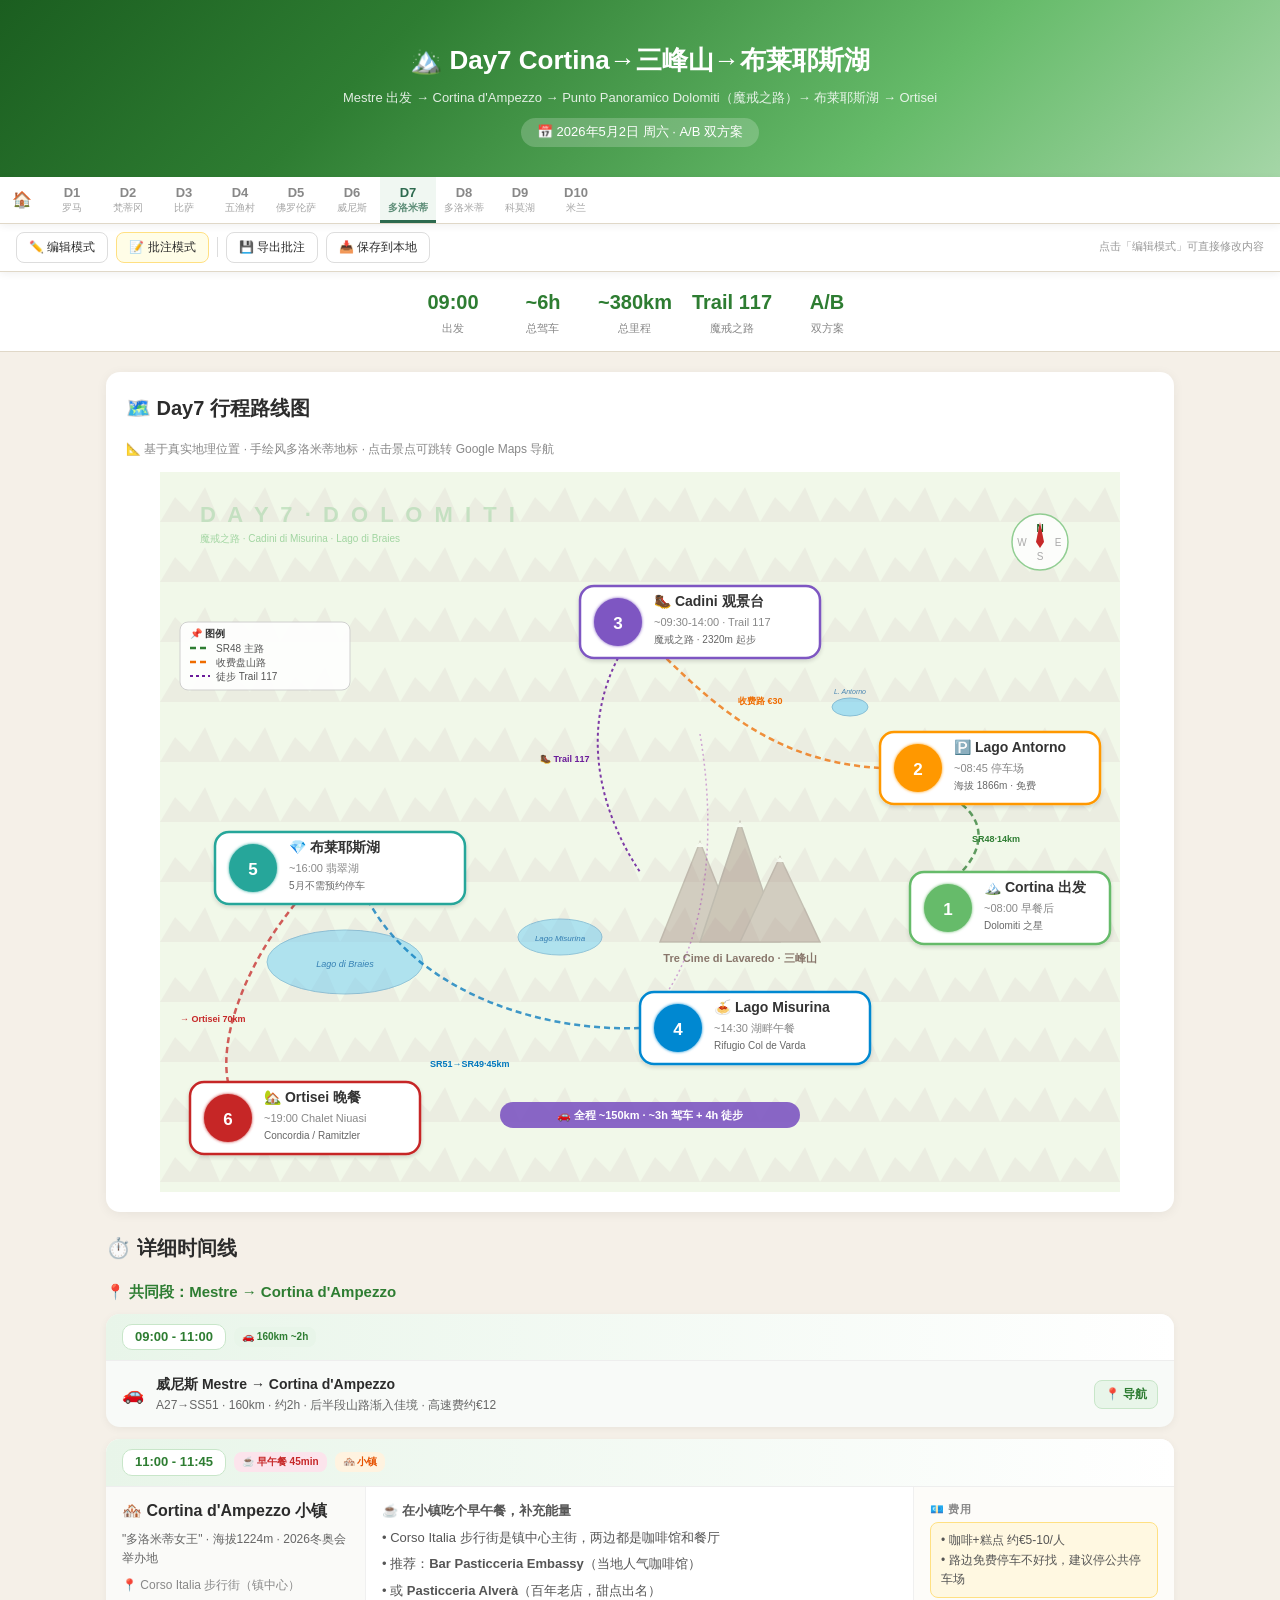
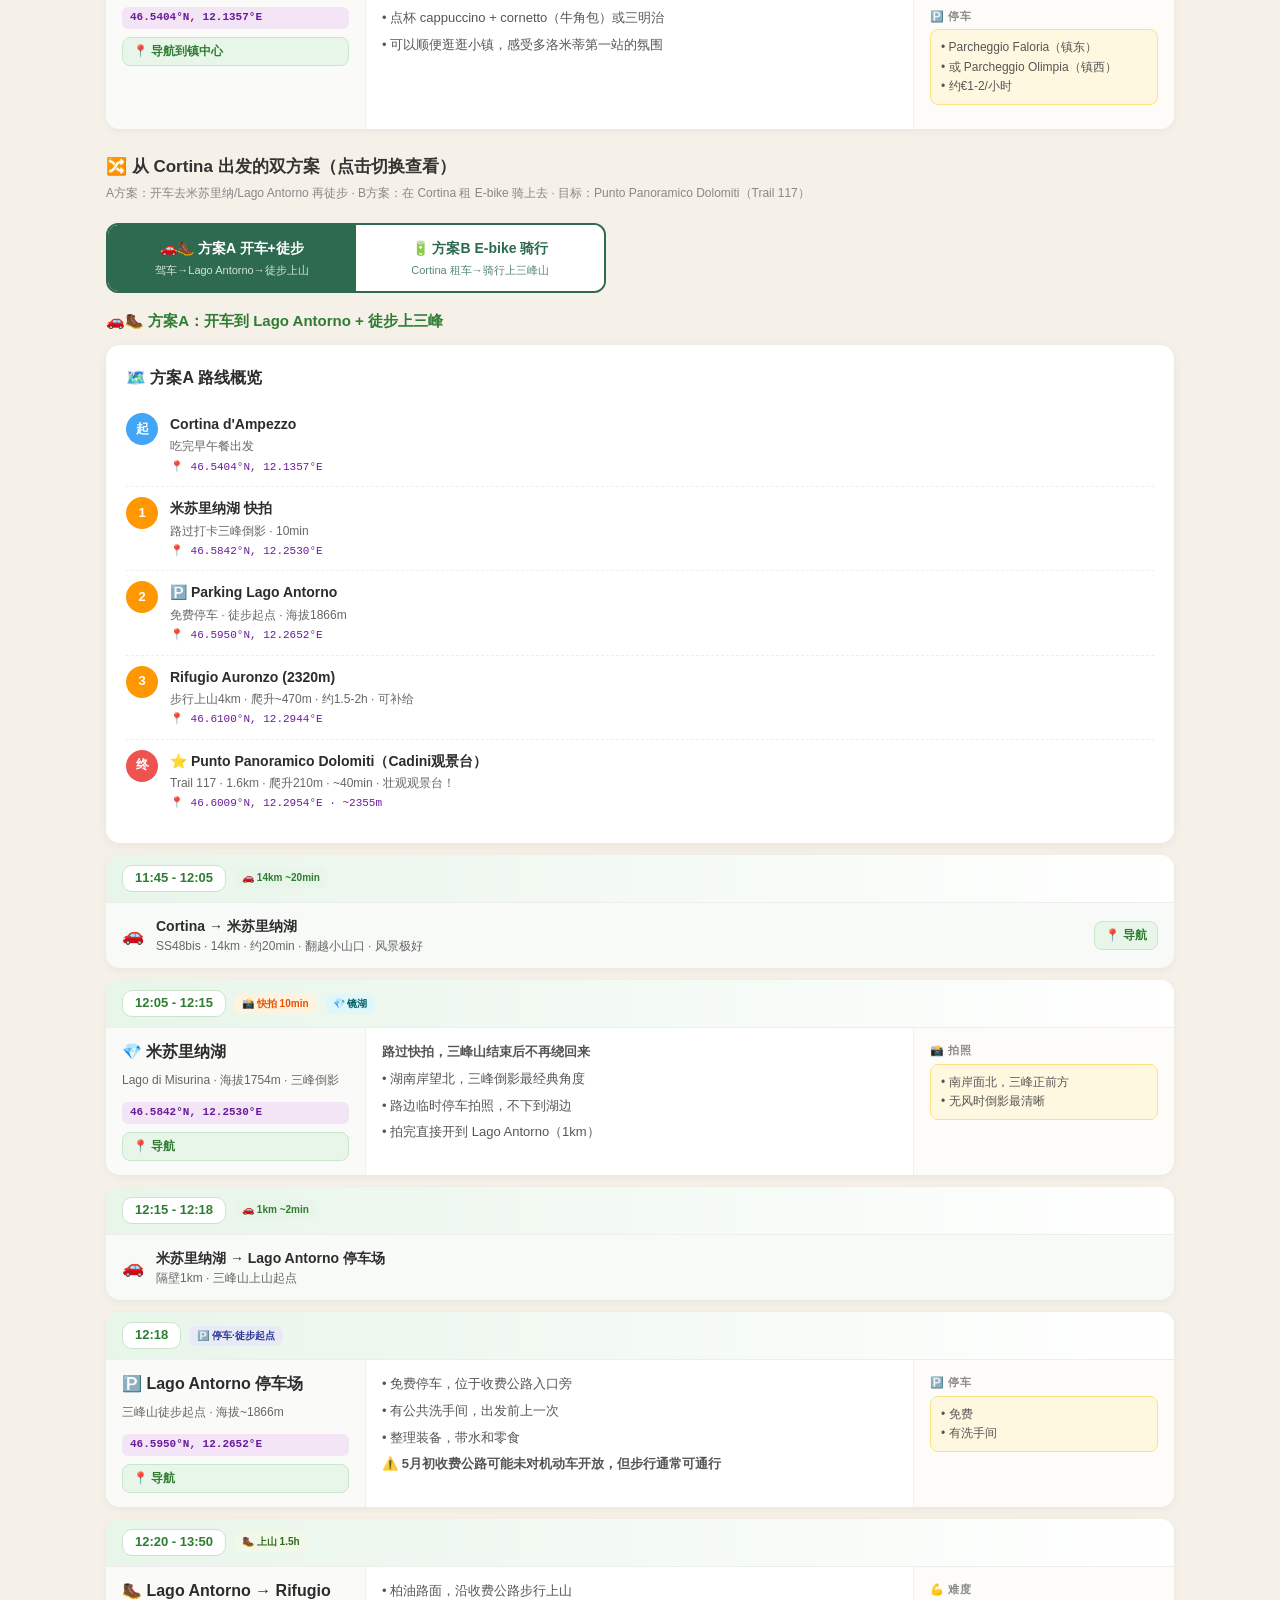
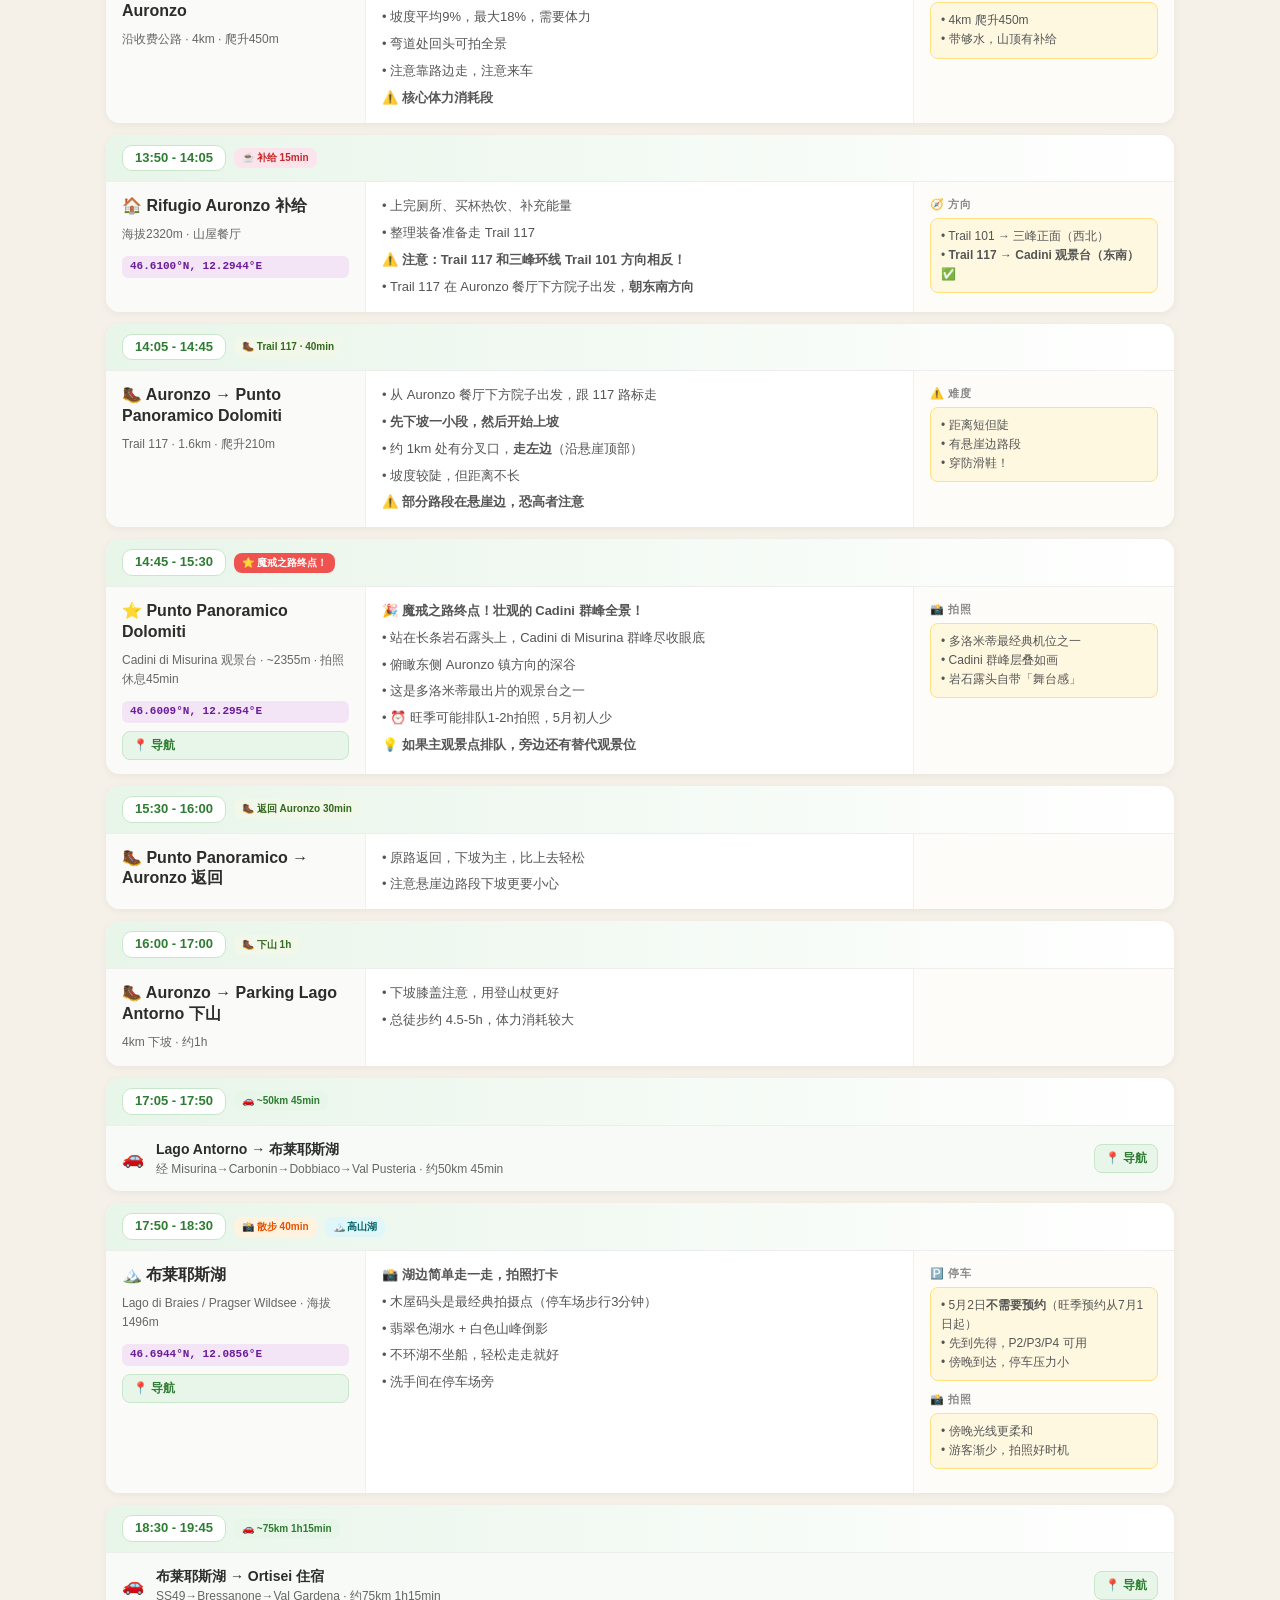
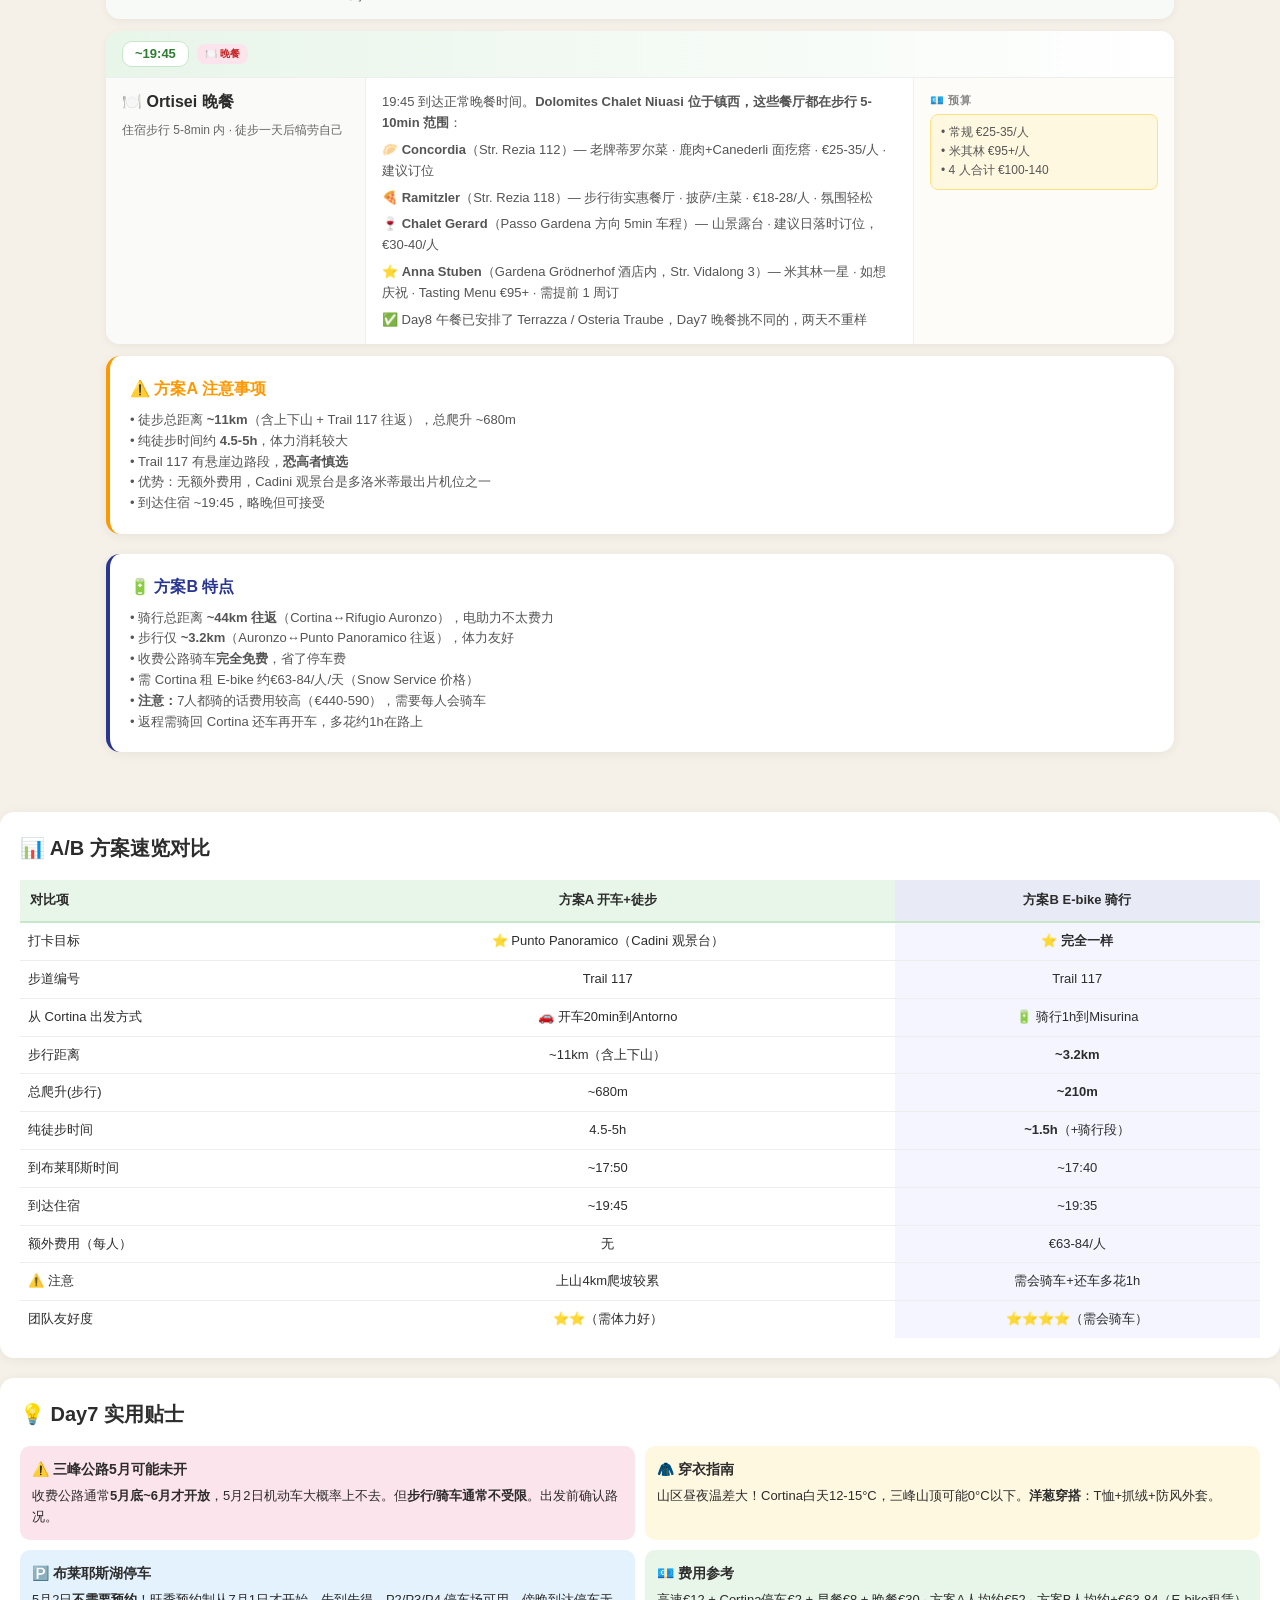
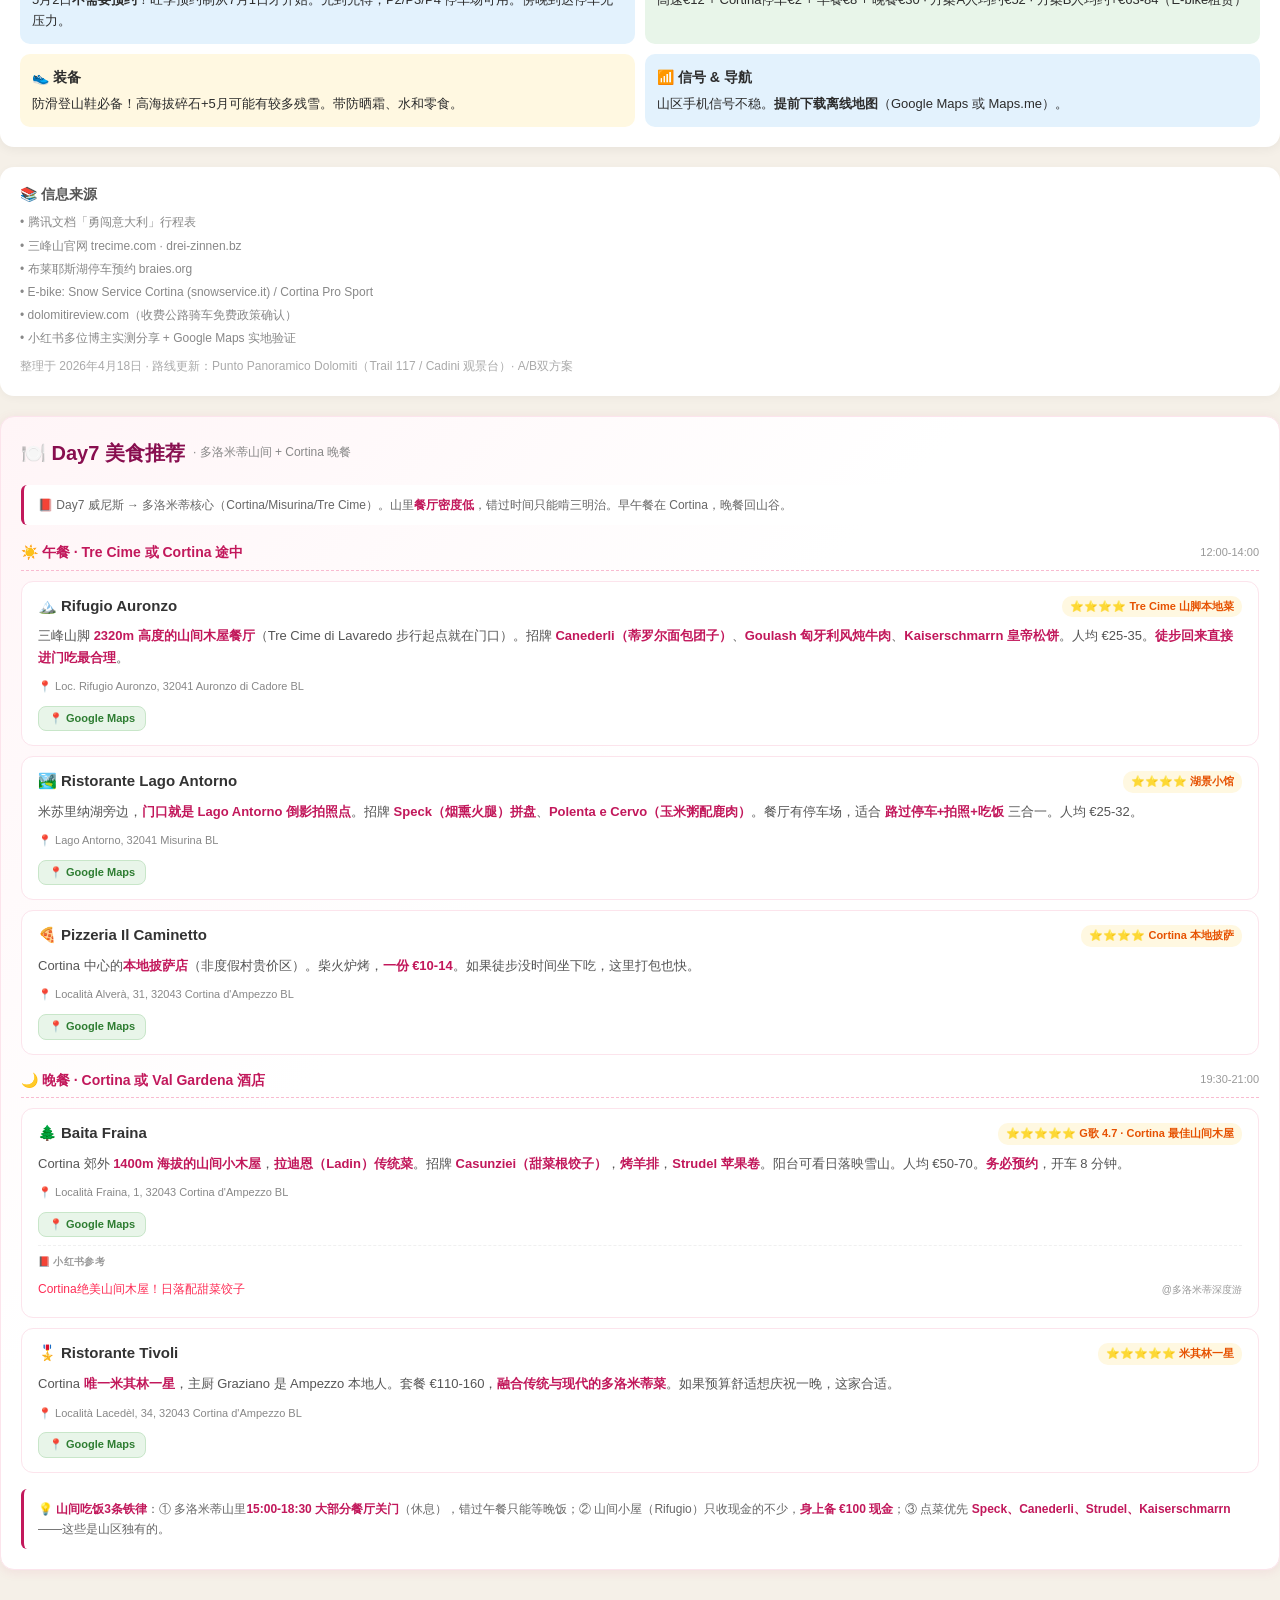
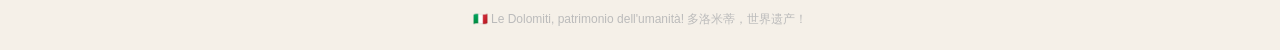
<file: day7.html>
<!DOCTYPE html>
<html lang="zh-CN">
<head>
<meta charset="UTF-8">
<meta name="viewport" content="width=device-width, initial-scale=1.0, maximum-scale=5.0">
<link rel="stylesheet" href="mobile-fix.css">
<title>Day7 行程详细规划 | Cortina→三峰山→布莱耶斯湖</title>
<style>
:root{--green:#2d6a4f;--green-light:#e8f5e9;--orange:#ff9800;--red:#ef5350;--blue:#42a5f5;--purple:#7e57c2;--bg:#f5f0e8;--card:#fff;--text:#2c2c2c;--text-secondary:#666;--border:#e0d8c8;--note-bg:#fffde7;--note-border:#ffe082;}
*{margin:0;padding:0;box-sizing:border-box;}
body{font-family:-apple-system,BlinkMacSystemFont,'Segoe UI',Roboto,'Helvetica Neue',sans-serif;background:var(--bg);color:var(--text);line-height:1.6;-webkit-text-size-adjust:100%;}
.hero{background:linear-gradient(135deg,#1b5e20 0%,#2e7d32 30%,#66bb6a 70%,#a5d6a7 100%);color:white;padding:40px 20px 30px;text-align:center;}
.hero h1{font-size:26px;margin-bottom:6px;}.hero .subtitle{font-size:13px;opacity:0.85;}.hero .date-badge{display:inline-block;background:rgba(255,255,255,0.2);padding:4px 16px;border-radius:20px;font-size:13px;margin-top:10px;}
.toolbar{position:sticky;top:0;z-index:100;background:white;border-bottom:1px solid var(--border);padding:8px 16px;display:flex;align-items:center;gap:8px;flex-wrap:wrap;box-shadow:0 2px 8px rgba(0,0,0,0.06);}
.toolbar-btn{display:inline-flex;align-items:center;gap:4px;padding:6px 12px;border-radius:8px;border:1px solid #ddd;background:white;font-size:12px;cursor:pointer;transition:all .2s;white-space:nowrap;color:var(--text);}
.toolbar-btn:hover{background:#f0f0f0;}.toolbar-btn.active{background:var(--green);color:white;border-color:var(--green);}
.toolbar-btn.btn-note{border-color:var(--note-border);background:var(--note-bg);}.toolbar-btn.btn-note:hover{background:#fff8e1;}
.toolbar-sep{width:1px;height:20px;background:#ddd;}.toolbar-hint{font-size:11px;color:#999;margin-left:auto;}
.stats-bar{display:flex;justify-content:center;gap:20px;padding:14px 16px;background:white;border-bottom:1px solid var(--border);flex-wrap:wrap;}
.stat-item{text-align:center;min-width:70px;}.stat-item .num{font-size:20px;font-weight:700;color:#2e7d32;}.stat-item .label{font-size:11px;color:#888;margin-top:2px;}
.container{max-width:1100px;margin:0 auto;padding:20px 16px;}
.section-title{font-size:20px;font-weight:700;margin-bottom:16px;display:flex;align-items:center;gap:8px;}
.tl-item{display:grid;grid-template-columns:260px 1fr 260px;gap:0;margin-bottom:12px;border-radius:14px;overflow:hidden;box-shadow:0 2px 8px rgba(0,0,0,0.05);background:var(--card);}
.tl-item.item-drive{grid-template-columns:1fr;background:#f8faf8;}
.tl-time-bar{grid-column:1/-1;display:flex;align-items:center;gap:8px;padding:10px 16px;background:linear-gradient(90deg,#e8f5e9 0%,white 100%);border-bottom:1px solid #eee;flex-wrap:wrap;}
.tl-time-tag{font-size:13px;font-weight:700;color:#2e7d32;background:white;padding:2px 12px;border-radius:10px;border:1px solid #c8e6c9;white-space:nowrap;}
.tl-type-badge{font-size:10px;padding:2px 8px;border-radius:8px;font-weight:600;}
.badge-photo{background:#fff3e0;color:#e65100;}.badge-food{background:#fce4ec;color:#c62828;}.badge-drive{background:#e8f5e9;color:#2e7d32;}.badge-must{background:var(--red);color:white;}.badge-hike{background:#f1f8e9;color:#33691e;}.badge-lake{background:#e0f7fa;color:#006064;}.badge-ebike{background:#e8eaf6;color:#283593;}.badge-town{background:#fff3e0;color:#e65100;}
.tl-left{padding:14px 16px;border-right:1px solid #f0f0f0;display:flex;flex-direction:column;gap:8px;background:#fafaf8;}
.tl-spot-name{font-size:16px;font-weight:700;color:var(--text);line-height:1.3;}.tl-spot-subname{font-size:12px;color:var(--text-secondary);}
.tl-spot-addr{font-size:12px;color:#888;display:flex;align-items:flex-start;gap:4px;}
.gmap-link{display:inline-flex;align-items:center;gap:4px;background:var(--green-light);color:#2e7d32;padding:4px 10px;border-radius:8px;font-size:12px;font-weight:600;text-decoration:none;border:1px solid #c8e6c9;transition:all .2s;}.gmap-link:hover{background:#2e7d32;color:white;}
.coord-tag{display:inline-block;background:#f3e5f5;color:#6a1b9a;padding:2px 8px;border-radius:6px;font-size:11px;font-weight:600;font-family:monospace;margin-top:4px;}
.tl-mid{padding:14px 16px;border-right:1px solid #f0f0f0;}.tl-mid p{font-size:13px;color:#555;margin-bottom:6px;}.tl-mid p:last-child{margin-bottom:0;}
.tl-right{padding:14px 16px;background:#fdfcf9;}.tl-right-section{margin-bottom:10px;}.tl-right-section:last-child{margin-bottom:0;}
.tl-right-label{font-size:11px;font-weight:700;color:#888;text-transform:uppercase;margin-bottom:4px;letter-spacing:.5px;}
.tip-mini{background:#fff8e1;border:1px solid #ffe082;border-radius:8px;padding:8px 10px;font-size:12px;color:#555;}
.drive-card{padding:12px 16px;display:flex;align-items:center;gap:12px;flex-wrap:wrap;}.drive-card .drive-icon{font-size:18px;}.drive-card .drive-title{font-weight:600;font-size:14px;}.drive-card .drive-detail{font-size:12px;color:var(--text-secondary);}
.add-note-btn{display:none;margin-top:6px;padding:4px 10px;border-radius:6px;border:1px dashed var(--note-border);background:transparent;color:#f57f17;font-size:11px;cursor:pointer;transition:all .2s;}.add-note-btn:hover{background:var(--note-bg);}.annotate-mode .add-note-btn{display:inline-block;}
.user-note{background:var(--note-bg);border:1px solid var(--note-border);border-radius:8px;padding:8px 10px;margin-top:6px;font-size:12px;position:relative;}.user-note::before{content:'📝 我的批注';display:block;font-size:10px;font-weight:700;color:#f57f17;margin-bottom:4px;}.user-note .note-delete{position:absolute;top:6px;right:8px;cursor:pointer;font-size:12px;color:#ccc;}.user-note .note-delete:hover{color:var(--red);}
.tips-section{background:var(--card);border-radius:14px;padding:20px;margin-bottom:20px;box-shadow:0 2px 12px rgba(0,0,0,0.06);}
.tip-grid{display:grid;grid-template-columns:1fr 1fr;gap:10px;}.tip-card{border-radius:10px;padding:12px;font-size:13px;}.tip-card h4{font-size:14px;margin-bottom:6px;}.tip-card.tip-danger{background:#fce4ec;}.tip-card.tip-warn{background:#fff8e1;}.tip-card.tip-info{background:#e3f2fd;}.tip-card.tip-ok{background:var(--green-light);}
.sources{background:var(--card);border-radius:14px;padding:16px 20px;margin-bottom:20px;box-shadow:0 2px 8px rgba(0,0,0,0.04);font-size:12px;color:#888;}.sources h3{font-size:14px;color:#555;margin-bottom:8px;}.sources p{margin-bottom:4px;}
.footer{text-align:center;padding:20px;color:#bbb;font-size:12px;}
.plan-switcher{display:flex;gap:0;margin:20px 0 16px;border-radius:12px;overflow:hidden;border:2px solid var(--green);max-width:500px;}
.plan-tab{flex:1;padding:12px 16px;text-align:center;cursor:pointer;font-weight:700;font-size:14px;transition:all .2s;background:white;color:var(--green);}
.plan-tab:hover{background:var(--green-light);}
.plan-tab.active{background:var(--green);color:white;}
.plan-tab .plan-label{font-size:11px;font-weight:400;opacity:0.8;display:block;margin-top:2px;}
.plan-content{display:none;}.plan-content.active{display:block;}
.route-card{background:white;border-radius:14px;padding:20px;margin:12px 0;box-shadow:0 2px 12px rgba(0,0,0,0.06);}
.route-card h3{font-size:16px;margin-bottom:12px;}
.waypoint{display:flex;align-items:flex-start;gap:12px;padding:10px 0;border-bottom:1px dashed #eee;}
.waypoint:last-child{border-bottom:none;}
.wp-marker{width:32px;height:32px;border-radius:50%;display:flex;align-items:center;justify-content:center;font-weight:800;font-size:13px;color:white;flex-shrink:0;}
.wp-marker.start{background:#42a5f5;}.wp-marker.mid{background:#ff9800;}.wp-marker.end{background:#ef5350;}
.wp-info{flex:1;}.wp-name{font-weight:700;font-size:14px;}.wp-desc{font-size:12px;color:#666;margin-top:2px;}.wp-coord{font-size:11px;color:#6a1b9a;font-family:monospace;margin-top:2px;}
.wp-nav{margin-left:auto;}
.day-tabs{display:flex;align-items:center;gap:0;background:#fff;border-bottom:1px solid #e0d8c8;overflow-x:auto;-webkit-overflow-scrolling:touch;scrollbar-width:none;position:sticky;top:0;z-index:200;box-shadow:0 2px 8px rgba(0,0,0,0.06);}
.day-tabs::-webkit-scrollbar{display:none;}
.day-tab{display:flex;flex-direction:column;align-items:center;justify-content:center;min-width:56px;padding:8px 6px 6px;text-decoration:none;color:#888;font-size:12px;font-weight:500;border-bottom:3px solid transparent;transition:all 0.2s;flex-shrink:0;line-height:1.2;}
.day-tab:hover{color:#333;background:#f9f7f2;}
.day-tab.active{color:#2d6a4f;font-weight:700;border-bottom-color:#2d6a4f;background:#f0f7f2;}
.day-tab .tab-day{font-size:13px;font-weight:700;}.day-tab .tab-city{font-size:10px;margin-top:1px;opacity:0.75;}
.day-tab-home{min-width:44px;padding:8px 10px 6px;font-size:16px;}
@media(max-width:768px){.tl-item{grid-template-columns:1fr!important;}.tl-left,.tl-mid,.tl-right{border-right:none!important;border-bottom:1px solid #f0f0f0;}.tl-right{border-bottom:none;}.tip-grid{grid-template-columns:1fr;}.hero h1{font-size:22px;}.stats-bar{gap:12px;}.toolbar-hint{display:none;}.container{padding:12px 10px;}.drive-card{flex-direction:column;align-items:flex-start;}.plan-switcher{max-width:100%;}}
@media print{.toolbar{display:none;}.add-note-btn{display:none;}body{background:white;}}

  /* ===== 🍽️ 美食推荐模块（全局） ===== */
  .food-section {
    background: linear-gradient(135deg, #fff5f7 0%, #fff 40%);
    border-radius: 14px;
    padding: 20px;
    margin-bottom: 20px;
    box-shadow: 0 2px 12px rgba(194,24,91,0.08);
    border: 1px solid #fce4ec;
  }
  .food-section .section-title { color: #880e4f; }
  .food-intro {
    background: #fff;
    border-left: 3px solid #c2185b;
    padding: 10px 14px;
    border-radius: 6px;
    font-size: 12px;
    color: #666;
    margin-bottom: 16px;
    line-height: 1.7;
  }
  .food-intro strong { color: #c2185b; }
  .food-slot-title {
    font-size: 14px;
    font-weight: 700;
    color: #c2185b;
    margin: 14px 0 10px;
    display: flex;
    align-items: center;
    gap: 6px;
    padding-bottom: 6px;
    border-bottom: 1px dashed #f8bbd0;
  }
  .food-slot-title .slot-time {
    font-size: 11px;
    font-weight: 500;
    color: #999;
    margin-left: auto;
  }
  .food-card {
    background: #fff;
    border: 1px solid #fce4ec;
    border-radius: 12px;
    padding: 14px 16px;
    margin-bottom: 10px;
    transition: all 0.2s;
  }
  .food-card:hover { border-color: #c2185b; box-shadow: 0 4px 12px rgba(194,24,91,0.1); }
  .food-card-header {
    display: flex;
    align-items: flex-start;
    justify-content: space-between;
    gap: 10px;
    margin-bottom: 8px;
    flex-wrap: wrap;
  }
  .food-card-name {
    font-size: 15px;
    font-weight: 700;
    color: #333;
    line-height: 1.3;
  }
  .food-card-name .food-icon { color: #c2185b; margin-right: 4px; }
  .food-card-rating {
    font-size: 11px;
    background: #fff8e1;
    color: #e65100;
    padding: 2px 8px;
    border-radius: 10px;
    white-space: nowrap;
    font-weight: 600;
  }
  .food-card-desc {
    font-size: 13px;
    color: #555;
    line-height: 1.65;
    margin-bottom: 10px;
  }
  .food-card-desc strong { color: #c2185b; }
  .food-card-addr {
    font-size: 11px;
    color: #888;
    margin-bottom: 8px;
    display: flex;
    align-items: flex-start;
    gap: 4px;
  }
  .food-gmap-link {
    display: inline-flex;
    align-items: center;
    gap: 3px;
    background: #e8f5e9;
    color: #2e7d32;
    padding: 3px 10px;
    border-radius: 8px;
    font-size: 11px;
    font-weight: 600;
    text-decoration: none;
    border: 1px solid #c8e6c9;
    margin-right: 6px;
    transition: all 0.2s;
  }
  .food-gmap-link:hover { background: #2e7d32; color: white; }
  .food-xhs-block {
    margin-top: 8px;
    padding-top: 8px;
    border-top: 1px dashed #f0f0f0;
  }
  .food-xhs-title {
    font-size: 10px;
    color: #999;
    font-weight: 700;
    margin-bottom: 6px;
    letter-spacing: 0.3px;
  }
  .food-xhs-item {
    display: flex;
    align-items: center;
    gap: 6px;
    padding: 4px 0;
    font-size: 12px;
  }
  .food-xhs-item a {
    color: #fe2c55;
    text-decoration: none;
    font-weight: 500;
    flex: 1;
    overflow: hidden;
    text-overflow: ellipsis;
    white-space: nowrap;
  }
  .food-xhs-item a:hover { text-decoration: underline; }
  .food-xhs-item .xhs-meta {
    font-size: 10px;
    color: #999;
    white-space: nowrap;
  }
  @media (max-width: 640px) {
    .food-card-header { flex-direction: column; align-items: flex-start; gap: 4px; }
    .food-card-name { font-size: 14px; }
  }

</style>
</head>
<body>

<div class="hero">
  <h1>🏔️ Day7 Cortina→三峰山→布莱耶斯湖</h1>
  <div class="subtitle">Mestre 出发 → Cortina d'Ampezzo → Punto Panoramico Dolomiti（魔戒之路）→ 布莱耶斯湖 → Ortisei</div>
  <div class="date-badge">📅 2026年5月2日 周六 · A/B 双方案</div>
</div>

<div class="day-tabs" id="dayTabs">
  <a class="day-tab day-tab-home" href="index.html" title="首页">🏠</a>
  <a class="day-tab" href="day1.html"><span class="tab-day">D1</span><span class="tab-city">罗马</span></a>
  <a class="day-tab" href="day2.html"><span class="tab-day">D2</span><span class="tab-city">梵蒂冈</span></a>
  <a class="day-tab" href="day3.html"><span class="tab-day">D3</span><span class="tab-city">比萨</span></a>
  <a class="day-tab" href="day4.html"><span class="tab-day">D4</span><span class="tab-city">五渔村</span></a>
  <a class="day-tab" href="day5.html"><span class="tab-day">D5</span><span class="tab-city">佛罗伦萨</span></a>
  <a class="day-tab" href="day6.html"><span class="tab-day">D6</span><span class="tab-city">威尼斯</span></a>
  <a class="day-tab active" href="day7.html"><span class="tab-day">D7</span><span class="tab-city">多洛米蒂</span></a>
  <a class="day-tab" href="day8.html"><span class="tab-day">D8</span><span class="tab-city">多洛米蒂</span></a>
  <a class="day-tab" href="day9.html"><span class="tab-day">D9</span><span class="tab-city">科莫湖</span></a>
  <a class="day-tab" href="day10.html"><span class="tab-day">D10</span><span class="tab-city">米兰</span></a>
</div>

<div class="toolbar" id="toolbar">
  <button class="toolbar-btn" id="btn-edit" onclick="toggleEdit()">✏️ 编辑模式</button>
  <button class="toolbar-btn btn-note" id="btn-annotate" onclick="toggleAnnotate()">📝 批注模式</button>
  <div class="toolbar-sep"></div>
  <button class="toolbar-btn" onclick="exportNotes()">💾 导出批注</button>
  <button class="toolbar-btn" onclick="saveLocal()">📥 保存到本地</button>
  <span class="toolbar-hint" id="toolbar-hint">点击「编辑模式」可直接修改内容</span>
</div>

<div class="stats-bar">
  <div class="stat-item"><div class="num">09:00</div><div class="label">出发</div></div>
  <div class="stat-item"><div class="num">~6h</div><div class="label">总驾车</div></div>
  <div class="stat-item"><div class="num">~380km</div><div class="label">总里程</div></div>
  <div class="stat-item"><div class="num">Trail 117</div><div class="label">魔戒之路</div></div>
  <div class="stat-item"><div class="num">A/B</div><div class="label">双方案</div></div>
</div>

<div class="container">

<!-- ===== Geographic Illustrated Route Map ===== -->
<div class="map-section" style="background:var(--card);border-radius:14px;padding:20px;margin-bottom:20px;box-shadow:0 2px 12px rgba(0,0,0,0.06);">
  <h2 class="section-title">🗺️ Day7 行程路线图</h2>
  <p style="font-size:12px;color:#888;margin-bottom:12px;">📐 基于真实地理位置 · 手绘风多洛米蒂地标 · 点击景点可跳转 Google Maps 导航</p>

  <div style="width:100%;overflow-x:auto;-webkit-overflow-scrolling:touch;">
  <svg viewBox="0 0 960 720" xmlns="http://www.w3.org/2000/svg" style="width:100%;max-width:960px;margin:0 auto;display:block;font-family:-apple-system,BlinkMacSystemFont,'Segoe UI',sans-serif;">
    <defs>
      <filter id="cardShadow7" x="-5%" y="-5%" width="110%" height="115%">
        <feGaussianBlur in="SourceAlpha" stdDeviation="2"/>
        <feOffset dx="0" dy="2" result="offsetblur"/>
        <feComponentTransfer><feFuncA type="linear" slope="0.15"/></feComponentTransfer>
        <feMerge><feMergeNode/><feMergeNode in="SourceGraphic"/></feMerge>
      </filter>
      <filter id="glow7">
        <feGaussianBlur stdDeviation="1.5" result="g"/>
        <feMerge><feMergeNode in="g"/><feMergeNode in="SourceGraphic"/></feMerge>
      </filter>
      <pattern id="mtnPattern" width="60" height="60" patternUnits="userSpaceOnUse">
        <path d="M 0 50 L 15 25 L 30 40 L 45 15 L 60 50 Z" fill="#d7ccc8" opacity="0.25"/>
      </pattern>
    </defs>

    <!-- 背景：高山草甸色调 -->
    <rect width="960" height="720" fill="#f1f8e9"/>
    <rect width="960" height="720" fill="url(#mtnPattern)"/>

    <!-- 区域文字水印（改到左上角，避开 ③ 卡） -->
    <text x="40" y="50" font-size="22" font-weight="700" fill="#a5d6a7" opacity="0.55" letter-spacing="3">D A Y 7 · D O L O M I T I</text>
    <text x="40" y="70" font-size="10" fill="#81c784" opacity="0.7">魔戒之路 · Cadini di Misurina · Lago di Braies</text>

    <!-- 指北针 -->
    <g transform="translate(880,70)">
      <circle r="28" fill="white" stroke="#81c784" stroke-width="1.5" opacity="0.85"/>
      <text y="-10" text-anchor="middle" font-size="10" fill="#1b5e20" font-weight="700">N</text>
      <text y="18" text-anchor="middle" font-size="10" fill="#aaa">S</text>
      <text x="-18" y="4" text-anchor="middle" font-size="10" fill="#aaa">W</text>
      <text x="18" y="4" text-anchor="middle" font-size="10" fill="#aaa">E</text>
      <path d="M 0 -20 L 4 0 L 0 6 L -4 0 Z" fill="#c62828"/>
    </g>

    <!-- 山脉装饰（三峰山象征）——下移避开 ③ Cadini 卡 -->
    <g opacity="0.3">
      <path d="M 500 470 L 540 370 L 580 470 Z" fill="#8d6e63" stroke="#5d4037" stroke-width="1.5"/>
      <path d="M 540 470 L 580 350 L 620 470 Z" fill="#795548" stroke="#4e342e" stroke-width="1.5"/>
      <path d="M 580 470 L 620 385 L 660 470 Z" fill="#8d6e63" stroke="#5d4037" stroke-width="1.5"/>
      <!-- 雪顶 -->
      <path d="M 535 375 L 540 370 L 545 375 Z" fill="white"/>
      <path d="M 575 355 L 580 350 L 585 355 Z" fill="white"/>
      <path d="M 615 390 L 620 385 L 625 390 Z" fill="white"/>
    </g>
    <text x="580" y="490" text-anchor="middle" font-size="11" font-weight="700" fill="#5d4037" opacity="0.7">Tre Cime di Lavaredo · 三峰山</text>

    <!-- 湖泊装饰 -->
    <ellipse cx="185" cy="490" rx="78" ry="32" fill="#4fc3f7" opacity="0.4" stroke="#0277bd" stroke-width="1"/>
    <text x="185" y="495" text-anchor="middle" font-size="9" fill="#01579b" opacity="0.7" font-style="italic">Lago di Braies</text>

    <!-- Misurina 湖挪到左下空位，避让 ④ 卡 -->
    <ellipse cx="400" cy="465" rx="42" ry="18" fill="#4fc3f7" opacity="0.4" stroke="#0277bd" stroke-width="1"/>
    <text x="400" y="469" text-anchor="middle" font-size="8" fill="#01579b" opacity="0.7" font-style="italic">Lago Misurina</text>

    <ellipse cx="690" cy="235" rx="18" ry="9" fill="#4fc3f7" opacity="0.45" stroke="#0277bd" stroke-width="1"/>
    <text x="690" y="222" text-anchor="middle" font-size="7" fill="#01579b" opacity="0.7" font-style="italic">L. Antorno</text>

    <!-- ===== 路线连接（手绘曲线，统一绕开卡片和装饰） ===== -->
    <!-- ① Cortina(788,436) → ② Lago Antorno(758,296)：SR48 右侧 S 形上行 -->
    <path d="M 788 412 C 830 380 830 340 780 320 Q 770 310 758 320" fill="none" stroke="#2e7d32" stroke-width="2.5" stroke-dasharray="6,4" opacity="0.75"/>
    <text x="812" y="370" font-size="9" fill="#2e7d32" font-weight="600">SR48·14km</text>

    <!-- ② Lago Antorno(758,296) → ③ Cadini(458,150)：盘山曲线，绕过三峰山上方 -->
    <path d="M 720 296 C 620 290 560 240 500 180" fill="none" stroke="#ef6c00" stroke-width="2.5" stroke-dasharray="6,4" opacity="0.75"/>
    <text x="578" y="232" font-size="9" fill="#ef6c00" font-weight="600">收费路 €30</text>

    <!-- ③ Cadini(458,150) → Trail117 徒步圈回湖区 -->
    <path d="M 458 186 C 420 260 440 340 480 400" fill="none" stroke="#6a1b9a" stroke-width="2" stroke-dasharray="3,3" opacity="0.85"/>
    <text x="380" y="290" font-size="9" fill="#6a1b9a" font-weight="600">🥾 Trail 117</text>

    <!-- ④ Misurina(518,556) → ⑤ Braies(185,432)：反向返程，绕开下方卡片 -->
    <path d="M 480 556 C 380 560 260 520 210 432" fill="none" stroke="#0277bd" stroke-width="2.5" stroke-dasharray="6,4" opacity="0.75"/>
    <text x="270" y="595" font-size="9" fill="#0277bd" font-weight="600">SR51→SR49·45km</text>

    <!-- ⑤ Braies(185,432) → ⑥ Ortisei(68,646)：左下曲线 -->
    <path d="M 135 432 C 80 500 60 570 68 610" fill="none" stroke="#c62828" stroke-width="2.5" stroke-dasharray="6,4" opacity="0.75"/>
    <text x="20" y="550" font-size="9" fill="#c62828" font-weight="600">→ Ortisei 70km</text>

    <!-- ③→④ 从 Cadini 下到 Misurina 的隐形提示线 -->
    <path d="M 540 262 C 560 380 540 480 500 530" fill="none" stroke="#9c27b0" stroke-width="1.5" stroke-dasharray="2,3" opacity="0.4"/>

    <!-- ===== 景点卡 ===== -->

    <!-- ① Cortina d'Ampezzo 出发 -->
    <a href="https://www.google.com/maps/search/?api=1&amp;query=Cortina+d%27Ampezzo" target="_blank">
      <g filter="url(#cardShadow7)" cursor="pointer">
        <rect x="750" y="400" width="200" height="72" rx="14" fill="white" stroke="#66bb6a" stroke-width="2.5"/>
        <circle cx="788" cy="436" r="24" fill="#66bb6a" filter="url(#glow7)"/>
        <text x="788" y="443" text-anchor="middle" fill="white" font-size="17" font-weight="800">1</text>
        <text x="824" y="420" font-size="14" font-weight="700" fill="#333">🏔️ Cortina 出发</text>
        <text x="824" y="440" font-size="11" fill="#888">~08:00 早餐后</text>
        <text x="824" y="457" font-size="10" fill="#666">Dolomiti 之星</text>
      </g>
    </a>

    <!-- ② Lago Antorno 停车 -->
    <a href="https://www.google.com/maps/search/?api=1&amp;query=Lago+Antorno" target="_blank">
      <g filter="url(#cardShadow7)" cursor="pointer">
        <rect x="720" y="260" width="220" height="72" rx="14" fill="white" stroke="#ff9800" stroke-width="2.5"/>
        <circle cx="758" cy="296" r="24" fill="#ff9800" filter="url(#glow7)"/>
        <text x="758" y="303" text-anchor="middle" fill="white" font-size="17" font-weight="800">2</text>
        <text x="794" y="280" font-size="14" font-weight="700" fill="#333">🅿️ Lago Antorno</text>
        <text x="794" y="300" font-size="11" fill="#888">~08:45 停车场</text>
        <text x="794" y="317" font-size="10" fill="#666">海拔 1866m · 免费</text>
      </g>
    </a>

    <!-- ③ Rifugio Auronzo + Trail 117 -->
    <a href="https://www.google.com/maps/search/?api=1&amp;query=Rifugio+Auronzo" target="_blank">
      <g filter="url(#cardShadow7)" cursor="pointer">
        <rect x="420" y="114" width="240" height="72" rx="14" fill="white" stroke="#7e57c2" stroke-width="2.5"/>
        <circle cx="458" cy="150" r="24" fill="#7e57c2" filter="url(#glow7)"/>
        <text x="458" y="157" text-anchor="middle" fill="white" font-size="17" font-weight="800">3</text>
        <text x="494" y="134" font-size="14" font-weight="700" fill="#333">🥾 Cadini 观景台</text>
        <text x="494" y="154" font-size="11" fill="#888">~09:30-14:00 · Trail 117</text>
        <text x="494" y="171" font-size="10" fill="#666">魔戒之路 · 2320m 起步</text>
      </g>
    </a>

    <!-- ④ Lago Misurina 午餐 -->
    <a href="https://www.google.com/maps/search/?api=1&amp;query=Lago+di+Misurina" target="_blank">
      <g filter="url(#cardShadow7)" cursor="pointer">
        <rect x="480" y="520" width="230" height="72" rx="14" fill="white" stroke="#0288d1" stroke-width="2.5"/>
        <circle cx="518" cy="556" r="24" fill="#0288d1" filter="url(#glow7)"/>
        <text x="518" y="563" text-anchor="middle" fill="white" font-size="17" font-weight="800">4</text>
        <text x="554" y="540" font-size="14" font-weight="700" fill="#333">🍝 Lago Misurina</text>
        <text x="554" y="560" font-size="11" fill="#888">~14:30 湖畔午餐</text>
        <text x="554" y="577" font-size="10" fill="#666">Rifugio Col de Varda</text>
      </g>
    </a>

    <!-- ⑤ Lago di Braies -->
    <a href="https://www.google.com/maps/search/?api=1&amp;query=Lago+di+Braies" target="_blank">
      <g filter="url(#cardShadow7)" cursor="pointer">
        <rect x="55" y="360" width="250" height="72" rx="14" fill="white" stroke="#26a69a" stroke-width="2.5"/>
        <circle cx="93" cy="396" r="24" fill="#26a69a" filter="url(#glow7)"/>
        <text x="93" y="403" text-anchor="middle" fill="white" font-size="17" font-weight="800">5</text>
        <text x="129" y="380" font-size="14" font-weight="700" fill="#333">💎 布莱耶斯湖</text>
        <text x="129" y="400" font-size="11" fill="#888">~16:00 翡翠湖</text>
        <text x="129" y="417" font-size="10" fill="#666">5月不需预约停车</text>
      </g>
    </a>

    <!-- ⑥ Ortisei 终点 -->
    <a href="https://www.google.com/maps/search/?api=1&amp;query=Ortisei" target="_blank">
      <g filter="url(#cardShadow7)" cursor="pointer">
        <rect x="30" y="610" width="230" height="72" rx="14" fill="white" stroke="#c62828" stroke-width="2.5"/>
        <circle cx="68" cy="646" r="24" fill="#c62828" filter="url(#glow7)"/>
        <text x="68" y="653" text-anchor="middle" fill="white" font-size="17" font-weight="800">6</text>
        <text x="104" y="630" font-size="14" font-weight="700" fill="#333">🏡 Ortisei 晚餐</text>
        <text x="104" y="650" font-size="11" fill="#888">~19:00 Chalet Niuasi</text>
        <text x="104" y="667" font-size="10" fill="#666">Concordia / Ramitzler</text>
      </g>
    </a>

    <!-- 交通徽章 -->
    <g transform="translate(340,630)">
      <rect x="0" y="0" width="300" height="26" rx="13" fill="#7e57c2" opacity="0.9"/>
      <text x="150" y="17" fill="white" text-anchor="middle" font-size="11" font-weight="600">🚗 全程 ~150km · ~3h 驾车 + 4h 徒步</text>
    </g>

    <!-- 图例 -->
    <g transform="translate(20,150)" font-size="10">
      <rect x="0" y="0" width="170" height="68" rx="8" fill="white" opacity="0.9" stroke="#ccc" stroke-width="1"/>
      <text x="10" y="15" font-weight="700" fill="#333">📌 图例</text>
      <line x1="10" y1="26" x2="30" y2="26" stroke="#2e7d32" stroke-width="2.5" stroke-dasharray="6,4"/>
      <text x="36" y="30" fill="#555">SR48 主路</text>
      <line x1="10" y1="40" x2="30" y2="40" stroke="#ef6c00" stroke-width="2.5" stroke-dasharray="6,4"/>
      <text x="36" y="44" fill="#555">收费盘山路</text>
      <line x1="10" y1="54" x2="30" y2="54" stroke="#6a1b9a" stroke-width="2" stroke-dasharray="3,3"/>
      <text x="36" y="58" fill="#555">徒步 Trail 117</text>
    </g>

  </svg>
  </div>
</div>

<h2 class="section-title">⏱️ 详细时间线</h2>
<h3 style="font-size:15px;color:#2e7d32;margin:8px 0 10px;">📍 共同段：Mestre → Cortina d'Ampezzo</h3>

<!-- DRIVE: Mestre → Cortina d'Ampezzo -->
<div class="tl-item item-drive">
  <div class="tl-time-bar"><span class="tl-time-tag">09:00 - 11:00</span><span class="tl-type-badge badge-drive">🚗 160km ~2h</span></div>
  <div class="drive-card">
    <span class="drive-icon">🚗</span>
    <div><div class="drive-title">威尼斯 Mestre → Cortina d'Ampezzo</div><div class="drive-detail">A27→SS51 · 160km · 约2h · 后半段山路渐入佳境 · 高速费约€12</div></div>
    <a class="gmap-link" href="https://www.google.com/maps/dir/45.4905,12.2340/Cortina+d'Ampezzo" target="_blank" style="margin-left:auto;">📍 导航</a>
  </div>
</div>

<!-- STOP 1: Cortina d'Ampezzo 早餐/brunch -->
<div class="tl-item" data-spot="cortina">
  <div class="tl-time-bar"><span class="tl-time-tag">11:00 - 11:45</span><span class="tl-type-badge badge-food">☕ 早午餐 45min</span><span class="tl-type-badge badge-town">🏘️ 小镇</span></div>
  <div class="tl-left">
    <div class="tl-spot-name">🏘️ Cortina d'Ampezzo 小镇</div>
    <div class="tl-spot-subname">"多洛米蒂女王" · 海拔1224m · 2026冬奥会举办地</div>
    <div class="tl-spot-addr"><span>📍 Corso Italia 步行街（镇中心）</span></div>
    <div class="coord-tag">46.5404°N, 12.1357°E</div>
    <a class="gmap-link" href="https://www.google.com/maps/search/?api=1&query=Cortina+d'Ampezzo+Corso+Italia" target="_blank">📍 导航到镇中心</a>
    <button class="add-note-btn" onclick="addNote(this)">+ 添加批注</button>
  </div>
  <div class="tl-mid">
    <p><strong>☕ 在小镇吃个早午餐，补充能量</strong></p>
    <p>• Corso Italia 步行街是镇中心主街，两边都是咖啡馆和餐厅</p>
    <p>• 推荐：<strong>Bar Pasticceria Embassy</strong>（当地人气咖啡馆）</p>
    <p>• 或 <strong>Pasticceria Alverà</strong>（百年老店，甜点出名）</p>
    <p>• 点杯 cappuccino + cornetto（牛角包）或三明治</p>
    <p>• 可以顺便逛逛小镇，感受多洛米蒂第一站的氛围</p>
    <button class="add-note-btn" onclick="addNote(this)">+ 添加批注</button>
  </div>
  <div class="tl-right">
    <div class="tl-right-section"><div class="tl-right-label">💶 费用</div><div class="tip-mini"><p>• 咖啡+糕点 约€5-10/人</p><p>• 路边免费停车不好找，建议停公共停车场</p></div></div>
    <div class="tl-right-section"><div class="tl-right-label">🅿️ 停车</div><div class="tip-mini"><p>• Parcheggio Faloria（镇东）</p><p>• 或 Parcheggio Olimpia（镇西）</p><p>• 约€1-2/小时</p></div></div>
    <button class="add-note-btn" onclick="addNote(this)">+ 添加批注</button>
  </div>
</div>

<!-- ===== A/B 方案分叉点 ===== -->
<div style="margin:24px 0 8px;">
  <h3 style="font-size:17px;color:#333;">🔀 从 Cortina 出发的双方案（点击切换查看）</h3>
  <p style="font-size:12px;color:#888;margin:4px 0 12px;">A方案：开车去米苏里纳/Lago Antorno 再徒步 · B方案：在 Cortina 租 E-bike 骑上去 · 目标：Punto Panoramico Dolomiti（Trail 117）</p>
</div>

<div class="plan-switcher">
  <div class="plan-tab active" onclick="switchPlan('A')" id="planTabA">🚗🥾 方案A 开车+徒步<span class="plan-label">驾车→Lago Antorno→徒步上山</span></div>
  <div class="plan-tab" onclick="switchPlan('B')" id="planTabB">🔋 方案B E-bike 骑行<span class="plan-label">Cortina 租车→骑行上三峰山</span></div>
</div>

<!-- ========== 方案 A：开车去 Misurina + 徒步 ========== -->
<div class="plan-content active" id="planA">
<h3 style="font-size:15px;color:#2e7d32;margin:12px 0 10px;">🚗🥾 方案A：开车到 Lago Antorno + 徒步上三峰</h3>

<div class="route-card">
  <h3>🗺️ 方案A 路线概览</h3>
  <div class="waypoint">
    <div class="wp-marker start">起</div>
    <div class="wp-info"><div class="wp-name">Cortina d'Ampezzo</div><div class="wp-desc">吃完早午餐出发</div><div class="wp-coord">📍 46.5404°N, 12.1357°E</div></div>
  </div>
  <div class="waypoint">
    <div class="wp-marker mid">1</div>
    <div class="wp-info"><div class="wp-name">米苏里纳湖 快拍</div><div class="wp-desc">路过打卡三峰倒影 · 10min</div><div class="wp-coord">📍 46.5842°N, 12.2530°E</div></div>
  </div>
  <div class="waypoint">
    <div class="wp-marker mid">2</div>
    <div class="wp-info"><div class="wp-name">🅿️ Parking Lago Antorno</div><div class="wp-desc">免费停车 · 徒步起点 · 海拔1866m</div><div class="wp-coord">📍 46.5950°N, 12.2652°E</div></div>
  </div>
  <div class="waypoint">
    <div class="wp-marker mid">3</div>
    <div class="wp-info"><div class="wp-name">Rifugio Auronzo (2320m)</div><div class="wp-desc">步行上山4km · 爬升~470m · 约1.5-2h · 可补给</div><div class="wp-coord">📍 46.6100°N, 12.2944°E</div></div>
  </div>
  <div class="waypoint">
    <div class="wp-marker end">终</div>
    <div class="wp-info"><div class="wp-name">⭐ Punto Panoramico Dolomiti（Cadini观景台）</div><div class="wp-desc">Trail 117 · 1.6km · 爬升210m · ~40min · 壮观观景台！</div><div class="wp-coord">📍 46.6009°N, 12.2954°E · ~2355m</div></div>
  </div>
</div>

<!-- DRIVE: Cortina → Misurina -->
<div class="tl-item item-drive">
  <div class="tl-time-bar"><span class="tl-time-tag">11:45 - 12:05</span><span class="tl-type-badge badge-drive">🚗 14km ~20min</span></div>
  <div class="drive-card"><span class="drive-icon">🚗</span><div><div class="drive-title">Cortina → 米苏里纳湖</div><div class="drive-detail">SS48bis · 14km · 约20min · 翻越小山口 · 风景极好</div></div>
    <a class="gmap-link" href="https://www.google.com/maps/dir/Cortina+d'Ampezzo/46.5842,12.2530" target="_blank" style="margin-left:auto;">📍 导航</a>
  </div>
</div>

<!-- Misurina 快拍 -->
<div class="tl-item" data-spot="misurina-a">
  <div class="tl-time-bar"><span class="tl-time-tag">12:05 - 12:15</span><span class="tl-type-badge badge-photo">📸 快拍 10min</span><span class="tl-type-badge badge-lake">💎 镜湖</span></div>
  <div class="tl-left">
    <div class="tl-spot-name">💎 米苏里纳湖</div>
    <div class="tl-spot-subname">Lago di Misurina · 海拔1754m · 三峰倒影</div>
    <div class="coord-tag">46.5842°N, 12.2530°E</div>
    <a class="gmap-link" href="https://www.google.com/maps/search/?api=1&query=46.5842,12.2530" target="_blank">📍 导航</a>
    <button class="add-note-btn" onclick="addNote(this)">+ 添加批注</button>
  </div>
  <div class="tl-mid">
    <p><strong>路过快拍，三峰山结束后不再绕回来</strong></p>
    <p>• 湖南岸望北，三峰倒影最经典角度</p>
    <p>• 路边临时停车拍照，不下到湖边</p>
    <p>• 拍完直接开到 Lago Antorno（1km）</p>
    <button class="add-note-btn" onclick="addNote(this)">+ 添加批注</button>
  </div>
  <div class="tl-right">
    <div class="tl-right-section"><div class="tl-right-label">📸 拍照</div><div class="tip-mini"><p>• 南岸面北，三峰正前方</p><p>• 无风时倒影最清晰</p></div></div>
    <button class="add-note-btn" onclick="addNote(this)">+ 添加批注</button>
  </div>
</div>

<!-- DRIVE: Misurina → Lago Antorno -->
<div class="tl-item item-drive">
  <div class="tl-time-bar"><span class="tl-time-tag">12:15 - 12:18</span><span class="tl-type-badge badge-drive">🚗 1km ~2min</span></div>
  <div class="drive-card"><span class="drive-icon">🚗</span><div><div class="drive-title">米苏里纳湖 → Lago Antorno 停车场</div><div class="drive-detail">隔壁1km · 三峰山上山起点</div></div></div>
</div>

<!-- Lago Antorno 停车 -->
<div class="tl-item" data-spot="antorno-a">
  <div class="tl-time-bar"><span class="tl-time-tag">12:18</span><span class="tl-type-badge badge-ebike">🅿️ 停车·徒步起点</span></div>
  <div class="tl-left">
    <div class="tl-spot-name">🅿️ Lago Antorno 停车场</div>
    <div class="tl-spot-subname">三峰山徒步起点 · 海拔~1866m</div>
    <div class="coord-tag">46.5950°N, 12.2652°E</div>
    <a class="gmap-link" href="https://www.google.com/maps/search/?api=1&query=46.5950,12.2652" target="_blank">📍 导航</a>
    <button class="add-note-btn" onclick="addNote(this)">+ 添加批注</button>
  </div>
  <div class="tl-mid">
    <p>• 免费停车，位于收费公路入口旁</p>
    <p>• 有公共洗手间，出发前上一次</p>
    <p>• 整理装备，带水和零食</p>
    <p>⚠️ <strong>5月初收费公路可能未对机动车开放，但步行通常可通行</strong></p>
    <button class="add-note-btn" onclick="addNote(this)">+ 添加批注</button>
  </div>
  <div class="tl-right">
    <div class="tl-right-section"><div class="tl-right-label">🅿️ 停车</div><div class="tip-mini"><p>• 免费</p><p>• 有洗手间</p></div></div>
    <button class="add-note-btn" onclick="addNote(this)">+ 添加批注</button>
  </div>
</div>

<!-- 徒步上山 -->
<div class="tl-item"><div class="tl-time-bar"><span class="tl-time-tag">12:20 - 13:50</span><span class="tl-type-badge badge-hike">🥾 上山 1.5h</span></div>
  <div class="tl-left"><div class="tl-spot-name">🥾 Lago Antorno → Rifugio Auronzo</div><div class="tl-spot-subname">沿收费公路 · 4km · 爬升450m</div></div>
  <div class="tl-mid"><p>• 柏油路面，沿收费公路步行上山</p><p>• 坡度平均9%，最大18%，需要体力</p><p>• 弯道处回头可拍全景</p><p>• 注意靠路边走，注意来车</p><p>⚠️ <strong>核心体力消耗段</strong></p></div>
  <div class="tl-right"><div class="tl-right-section"><div class="tl-right-label">💪 难度</div><div class="tip-mini"><p>• 4km 爬升450m</p><p>• 带够水，山顶有补给</p></div></div></div>
</div>

<!-- Auronzo 补给 -->
<div class="tl-item" data-spot="auronzo-a"><div class="tl-time-bar"><span class="tl-time-tag">13:50 - 14:05</span><span class="tl-type-badge badge-food">☕ 补给 15min</span></div>
  <div class="tl-left"><div class="tl-spot-name">🏠 Rifugio Auronzo 补给</div><div class="tl-spot-subname">海拔2320m · 山屋餐厅</div><div class="coord-tag">46.6100°N, 12.2944°E</div></div>
  <div class="tl-mid"><p>• 上完厕所、买杯热饮、补充能量</p><p>• 整理装备准备走 Trail 117</p><p>⚠️ <strong>注意：Trail 117 和三峰环线 Trail 101 方向相反！</strong></p><p>• Trail 117 在 Auronzo 餐厅下方院子出发，<strong>朝东南方向</strong></p></div>
  <div class="tl-right"><div class="tl-right-section"><div class="tl-right-label">🧭 方向</div><div class="tip-mini"><p>• Trail 101 → 三峰正面（西北）</p><p>• <strong>Trail 117 → Cadini 观景台（东南）✅</strong></p></div></div></div>
</div>

<!-- Auronzo → Punto Panoramico -->
<div class="tl-item"><div class="tl-time-bar"><span class="tl-time-tag">14:05 - 14:45</span><span class="tl-type-badge badge-hike">🥾 Trail 117 · 40min</span></div>
  <div class="tl-left"><div class="tl-spot-name">🥾 Auronzo → Punto Panoramico Dolomiti</div><div class="tl-spot-subname">Trail 117 · 1.6km · 爬升210m</div></div>
  <div class="tl-mid"><p>• 从 Auronzo 餐厅下方院子出发，跟 117 路标走</p><p>• <strong>先下坡一小段，然后开始上坡</strong></p><p>• 约 1km 处有分叉口，<strong>走左边</strong>（沿悬崖顶部）</p><p>• 坡度较陡，但距离不长</p><p>⚠️ <strong>部分路段在悬崖边，恐高者注意</strong></p></div>
  <div class="tl-right"><div class="tl-right-section"><div class="tl-right-label">⚠️ 难度</div><div class="tip-mini"><p>• 距离短但陡</p><p>• 有悬崖边路段</p><p>• 穿防滑鞋！</p></div></div></div>
</div>

<!-- Punto Panoramico 打卡！ -->
<div class="tl-item" data-spot="tre-cime-a"><div class="tl-time-bar"><span class="tl-time-tag">14:45 - 15:30</span><span class="tl-type-badge badge-must">⭐ 魔戒之路终点！</span></div>
  <div class="tl-left"><div class="tl-spot-name">⭐ Punto Panoramico Dolomiti</div><div class="tl-spot-subname">Cadini di Misurina 观景台 · ~2355m · 拍照休息45min</div><div class="coord-tag">46.6009°N, 12.2954°E</div><a class="gmap-link" href="https://www.google.com/maps/search/?api=1&query=46.6009,12.2954" target="_blank">📍 导航</a></div>
  <div class="tl-mid"><p>🎉 <strong>魔戒之路终点！壮观的 Cadini 群峰全景！</strong></p><p>• 站在长条岩石露头上，Cadini di Misurina 群峰尽收眼底</p><p>• 俯瞰东侧 Auronzo 镇方向的深谷</p><p>• 这是多洛米蒂最出片的观景台之一</p><p>• ⏰ 旺季可能排队1-2h拍照，5月初人少</p><p>💡 <strong>如果主观景点排队，旁边还有替代观景位</strong></p></div>
  <div class="tl-right"><div class="tl-right-section"><div class="tl-right-label">📸 拍照</div><div class="tip-mini"><p>• 多洛米蒂最经典机位之一</p><p>• Cadini 群峰层叠如画</p><p>• 岩石露头自带「舞台感」</p></div></div></div>
</div>

<!-- 返回 Auronzo -->
<div class="tl-item"><div class="tl-time-bar"><span class="tl-time-tag">15:30 - 16:00</span><span class="tl-type-badge badge-hike">🥾 返回 Auronzo 30min</span></div>
  <div class="tl-left"><div class="tl-spot-name">🥾 Punto Panoramico → Auronzo 返回</div></div>
  <div class="tl-mid"><p>• 原路返回，下坡为主，比上去轻松</p><p>• 注意悬崖边路段下坡更要小心</p></div>
  <div class="tl-right"></div>
</div>

<!-- 下山回停车场 -->
<div class="tl-item"><div class="tl-time-bar"><span class="tl-time-tag">16:00 - 17:00</span><span class="tl-type-badge badge-hike">🥾 下山 1h</span></div>
  <div class="tl-left"><div class="tl-spot-name">🥾 Auronzo → Parking Lago Antorno 下山</div><div class="tl-spot-subname">4km 下坡 · 约1h</div></div>
  <div class="tl-mid"><p>• 下坡膝盖注意，用登山杖更好</p><p>• 总徒步约 4.5-5h，体力消耗较大</p></div>
  <div class="tl-right"></div>
</div>

<!-- DRIVE: Lago Antorno → Lago di Braies -->
<div class="tl-item item-drive"><div class="tl-time-bar"><span class="tl-time-tag">17:05 - 17:50</span><span class="tl-type-badge badge-drive">🚗 ~50km 45min</span></div>
  <div class="drive-card"><span class="drive-icon">🚗</span><div><div class="drive-title">Lago Antorno → 布莱耶斯湖</div><div class="drive-detail">经 Misurina→Carbonin→Dobbiaco→Val Pusteria · 约50km 45min</div></div>
    <a class="gmap-link" href="https://www.google.com/maps/dir/46.5950,12.2652/46.6944,12.0856" target="_blank" style="margin-left:auto;">📍 导航</a>
  </div>
</div>

<!-- 布莱耶斯湖 -->
<div class="tl-item" data-spot="braies-a">
  <div class="tl-time-bar"><span class="tl-time-tag">17:50 - 18:30</span><span class="tl-type-badge badge-photo">📸 散步 40min</span><span class="tl-type-badge badge-lake">🏔️ 高山湖</span></div>
  <div class="tl-left">
    <div class="tl-spot-name">🏔️ 布莱耶斯湖</div>
    <div class="tl-spot-subname">Lago di Braies / Pragser Wildsee · 海拔1496m</div>
    <div class="coord-tag">46.6944°N, 12.0856°E</div>
    <a class="gmap-link" href="https://www.google.com/maps/search/?api=1&query=46.6944,12.0856" target="_blank">📍 导航</a>
    <button class="add-note-btn" onclick="addNote(this)">+ 添加批注</button>
  </div>
  <div class="tl-mid">
    <p><strong>📸 湖边简单走一走，拍照打卡</strong></p>
    <p>• 木屋码头是最经典拍摄点（停车场步行3分钟）</p>
    <p>• 翡翠色湖水 + 白色山峰倒影</p>
    <p>• 不环湖不坐船，轻松走走就好</p>
    <p>• 洗手间在停车场旁</p>
    <button class="add-note-btn" onclick="addNote(this)">+ 添加批注</button>
  </div>
  <div class="tl-right">
    <div class="tl-right-section"><div class="tl-right-label">🅿️ 停车</div><div class="tip-mini"><p>• 5月2日<strong>不需要预约</strong>（旺季预约从7月1日起）</p><p>• 先到先得，P2/P3/P4 可用</p><p>• 傍晚到达，停车压力小</p></div></div>
    <div class="tl-right-section"><div class="tl-right-label">📸 拍照</div><div class="tip-mini"><p>• 傍晚光线更柔和</p><p>• 游客渐少，拍照好时机</p></div></div>
    <button class="add-note-btn" onclick="addNote(this)">+ 添加批注</button>
  </div>
</div>

<!-- DRIVE: 布莱耶斯 → Ortisei -->
<div class="tl-item item-drive"><div class="tl-time-bar"><span class="tl-time-tag">18:30 - 19:45</span><span class="tl-type-badge badge-drive">🚗 ~75km 1h15min</span></div>
  <div class="drive-card"><span class="drive-icon">🚗</span><div><div class="drive-title">布莱耶斯湖 → Ortisei 住宿</div><div class="drive-detail">SS49→Bressanone→Val Gardena · 约75km 1h15min</div></div>
    <a class="gmap-link" href="https://www.google.com/maps/dir/46.6944,12.0856/46.5740,11.6730" target="_blank" style="margin-left:auto;">📍 导航</a>
  </div>
</div>

<div class="tl-item" data-spot="dinner-a"><div class="tl-time-bar"><span class="tl-time-tag">~19:45</span><span class="tl-type-badge badge-food">🍽️ 晚餐</span></div>
  <div class="tl-left"><div class="tl-spot-name">🍽️ Ortisei 晚餐</div><div class="tl-spot-subname">住宿步行 5-8min 内 · 徒步一天后犒劳自己</div></div>
  <div class="tl-mid">
    <p>19:45 到达正常晚餐时间。<strong>Dolomites Chalet Niuasi 位于镇西，这些餐厅都在步行 5-10min 范围</strong>：</p>
    <p>🥟 <strong>Concordia</strong>（Str. Rezia 112）— 老牌蒂罗尔菜 · 鹿肉+Canederli 面疙瘩 · €25-35/人 · 建议订位</p>
    <p>🍕 <strong>Ramitzler</strong>（Str. Rezia 118）— 步行街实惠餐厅 · 披萨/主菜 · €18-28/人 · 氛围轻松</p>
    <p>🍷 <strong>Chalet Gerard</strong>（Passo Gardena 方向 5min 车程）— 山景露台 · 建议日落时订位，€30-40/人</p>
    <p>⭐ <strong>Anna Stuben</strong>（Gardena Grödnerhof 酒店内，Str. Vidalong 3）— 米其林一星 · 如想庆祝 · Tasting Menu €95+ · 需提前 1 周订</p>
    <p>✅ Day8 午餐已安排了 Terrazza / Osteria Traube，Day7 晚餐挑不同的，两天不重样</p>
  </div>
  <div class="tl-right"><div class="tl-right-section"><div class="tl-right-label">💶 预算</div><div class="tip-mini"><p>• 常规 €25-35/人</p><p>• 米其林 €95+/人</p><p>• 4 人合计 €100-140</p></div></div></div>
</div>

<div class="tips-section" style="border-left:4px solid #ff9800;">
  <h4 style="color:#ff9800;margin-bottom:8px;">⚠️ 方案A 注意事项</h4>
  <p style="font-size:13px;color:#555;">• 徒步总距离 <strong>~11km</strong>（含上下山 + Trail 117 往返），总爬升 ~680m</p>
  <p style="font-size:13px;color:#555;">• 纯徒步时间约 <strong>4.5-5h</strong>，体力消耗较大</p>
  <p style="font-size:13px;color:#555;">• Trail 117 有悬崖边路段，<strong>恐高者慎选</strong></p>
  <p style="font-size:13px;color:#555;">• 优势：无额外费用，Cadini 观景台是多洛米蒂最出片机位之一</p>
  <p style="font-size:13px;color:#555;">• 到达住宿 ~19:45，略晚但可接受</p>
</div>
</div>

<!-- ========== 方案 B：Cortina 租 E-bike ========== -->
<div class="plan-content" id="planB">
<h3 style="font-size:15px;color:#283593;margin:12px 0 10px;">🔋 方案B：Cortina 租 E-bike 骑行上三峰</h3>

<div class="route-card">
  <h3>🗺️ 方案B 路线概览</h3>
  <div class="waypoint">
    <div class="wp-marker start">起</div>
    <div class="wp-info"><div class="wp-name">Cortina d'Ampezzo 租车点</div><div class="wp-desc">在 Cortina 租 E-bike · 车留在镇上</div><div class="wp-coord">📍 46.5404°N, 12.1357°E</div></div>
  </div>
  <div class="waypoint">
    <div class="wp-marker mid">1</div>
    <div class="wp-info"><div class="wp-name">米苏里纳湖（路过拍照）</div><div class="wp-desc">骑行14km到达 · 快拍三峰倒影</div><div class="wp-coord">📍 46.5842°N, 12.2530°E · 1754m</div></div>
  </div>
  <div class="waypoint">
    <div class="wp-marker mid">2</div>
    <div class="wp-info"><div class="wp-name">Lago Antorno → 收费公路</div><div class="wp-desc">继续骑行 · 收费公路骑车免费</div><div class="wp-coord">📍 46.5950°N, 12.2652°E · 1866m</div></div>
  </div>
  <div class="waypoint">
    <div class="wp-marker mid">3</div>
    <div class="wp-info"><div class="wp-name">Rifugio Auronzo (2320m)</div><div class="wp-desc">从Cortina共骑行~22km · 锁车步行</div><div class="wp-coord">📍 46.6100°N, 12.2944°E</div></div>
  </div>
  <div class="waypoint">
    <div class="wp-marker end">终</div>
    <div class="wp-info"><div class="wp-name">⭐ Punto Panoramico Dolomiti（Cadini观景台）</div><div class="wp-desc">Trail 117 · 1.6km · 爬升210m · ~40min · 壮观观景台！</div><div class="wp-coord">📍 46.6009°N, 12.2954°E · ~2355m</div></div>
  </div>
</div>

<div class="route-card" style="border-left:4px solid #283593;">
  <h3>🔋 E-bike 租赁信息（Cortina d'Ampezzo）</h3>
  <div class="waypoint">
    <div class="wp-marker" style="background:#283593;">A</div>
    <div class="wp-info"><div class="wp-name">Snow Service Cortina</div><div class="wp-desc">snowservice.it · Cortina 镇中心 · 网站可预约</div><div class="wp-coord">标准 E-MTB €63/天 · 高端 E-MTB €84/天</div></div>
  </div>
  <div class="waypoint">
    <div class="wp-marker" style="background:#283593;">B</div>
    <div class="wp-info"><div class="wp-name">Cortina Pro Sport</div><div class="wp-desc">Cortina d'Ampezzo 镇中心 · 📞 +39 339 777 8883</div><div class="wp-coord">电动山地车 e-MTB · 提前电话确认5月营业</div></div>
  </div>
  <p style="font-size:12px;color:#e65100;margin-top:10px;font-weight:600;">⚠️ 必须选 e-MTB（电动山地车）· 收费公路骑车<strong>完全免费</strong> · 提前预订确认5月2日可用</p>
  <p style="font-size:12px;color:#555;margin-top:6px;">💡 车停 Cortina 镇上，骑 E-bike 出发。返程骑回 Cortina 取车再去布莱耶斯湖。</p>
</div>

<!-- E-bike: Cortina → Misurina -->
<div class="tl-item"><div class="tl-time-bar"><span class="tl-time-tag">11:45 - 12:45</span><span class="tl-type-badge badge-ebike">🔋 骑行 14km ~1h</span></div>
  <div class="tl-left"><div class="tl-spot-name">🔋 Cortina → 米苏里纳湖</div><div class="tl-spot-subname">14km · 爬升约530m · 电助力约1h</div></div>
  <div class="tl-mid"><p>• 从 Cortina（1224m）骑到 Misurina（1754m），爬升530m</p><p>• 电助力加持，难度适中</p><p>• 沿途风景绝美，经过 Passo Tre Croci（1809m）</p><p>• 到 Misurina 路边停下拍三峰倒影</p></div>
  <div class="tl-right"><div class="tl-right-section"><div class="tl-right-label">🔋 骑行</div><div class="tip-mini"><p>• 中间翻越 Tre Croci 山口</p><p>• 电助力轻松搞定</p></div></div></div>
</div>

<!-- E-bike: Misurina → Rifugio Auronzo -->
<div class="tl-item"><div class="tl-time-bar"><span class="tl-time-tag">12:45 - 13:30</span><span class="tl-type-badge badge-ebike">🔋 骑行 8km ~45min</span></div>
  <div class="tl-left"><div class="tl-spot-name">🔋 Misurina → Lago Antorno → Rifugio Auronzo</div><div class="tl-spot-subname">经 Lago Antorno 沿收费公路上山 · 骑车免过路费</div></div>
  <div class="tl-mid"><p>• Misurina→Lago Antorno 1km（平路）</p><p>• Lago Antorno→Rifugio Auronzo 7km（爬升450m）</p><p>• 收费公路骑车<strong>完全免费</strong></p><p>• 到 Auronzo 后锁好车，步行继续</p></div>
  <div class="tl-right"><div class="tl-right-section"><div class="tl-right-label">💰 省钱</div><div class="tip-mini"><p>• 骑车免收费公路费</p><p>• 省了€40停车费</p></div></div></div>
</div>

<!-- Auronzo 补给 + 步行到观景台 -->
<div class="tl-item"><div class="tl-time-bar"><span class="tl-time-tag">13:30 - 13:40</span><span class="tl-type-badge badge-food">☕ 补给 10min</span></div>
  <div class="tl-left"><div class="tl-spot-name">🏠 Rifugio Auronzo 补给</div><div class="tl-spot-subname">锁好 E-bike · 买杯热饮</div></div>
  <div class="tl-mid"><p>• 锁好 E-bike，整理装备</p><p>• Trail 117 在 Auronzo 餐厅下方出发，<strong>朝东南方向</strong></p></div>
  <div class="tl-right"><div class="tl-right-section"><div class="tl-right-label">🧭 方向</div><div class="tip-mini"><p>• <strong>Trail 117 → Cadini 观景台（东南）✅</strong></p></div></div></div>
</div>

<div class="tl-item"><div class="tl-time-bar"><span class="tl-time-tag">13:40 - 14:20</span><span class="tl-type-badge badge-hike">🥾 Trail 117 · 40min</span></div>
  <div class="tl-left"><div class="tl-spot-name">🥾 Auronzo → Punto Panoramico Dolomiti</div><div class="tl-spot-subname">Trail 117 · 1.6km · 爬升210m</div></div>
  <div class="tl-mid"><p>• 从 Auronzo 餐厅下方出发，跟 117 路标</p><p>• 先下坡一小段，然后上坡</p><p>• 约 1km 处分叉口，<strong>走左边</strong></p><p>⚠️ <strong>部分路段在悬崖边，恐高者注意</strong></p></div>
  <div class="tl-right"><div class="tl-right-section"><div class="tl-right-label">⚠️ 难度</div><div class="tip-mini"><p>• 距离短但陡</p><p>• 穿防滑鞋！</p></div></div></div>
</div>

<!-- Punto Panoramico 打卡！ -->
<div class="tl-item" data-spot="tre-cime-b"><div class="tl-time-bar"><span class="tl-time-tag">14:20 - 15:05</span><span class="tl-type-badge badge-must">⭐ 魔戒之路终点！</span></div>
  <div class="tl-left"><div class="tl-spot-name">⭐ Punto Panoramico Dolomiti</div><div class="tl-spot-subname">Cadini di Misurina 观景台 · ~2355m · 拍照休息45min</div><div class="coord-tag">46.6009°N, 12.2954°E</div></div>
  <div class="tl-mid"><p>🎉 <strong>魔戒之路终点！壮观的 Cadini 群峰全景！</strong></p><p>• 站在长条岩石露头上，Cadini 群峰尽收眼底</p><p>• 多洛米蒂最出片的观景台之一</p><p>• ⏰ 5月初人少，不用排队</p></div>
  <div class="tl-right"><div class="tl-right-section"><div class="tl-right-label">📸 拍照</div><div class="tip-mini"><p>• Cadini 群峰层叠如画</p><p>• 岩石露头自带「舞台感」</p></div></div></div>
</div>

<!-- 返回 -->
<div class="tl-item"><div class="tl-time-bar"><span class="tl-time-tag">15:05 - 15:35</span><span class="tl-type-badge badge-hike">🥾 返回 Auronzo 30min</span></div>
  <div class="tl-left"><div class="tl-spot-name">🥾 Punto Panoramico → Auronzo 返回</div></div>
  <div class="tl-mid"><p>• 原路返回，下坡为主</p><p>• 取回 E-bike 准备骑下山</p></div>
  <div class="tl-right"></div>
</div>

<!-- E-bike 下山回 Cortina -->
<div class="tl-item"><div class="tl-time-bar"><span class="tl-time-tag">15:35 - 16:35</span><span class="tl-type-badge badge-ebike">🔋 骑回 Cortina ~1h</span></div>
  <div class="tl-left"><div class="tl-spot-name">🔋 Auronzo → Cortina（全程下坡为主）</div><div class="tl-spot-subname">22km · 大部分下坡 · 约1h</div></div>
  <div class="tl-mid"><p>• Auronzo→Lago Antorno 7km 全下坡（~15min）</p><p>• Lago Antorno→Misurina 1km 平路</p><p>• Misurina→Cortina 14km 多数下坡（过 Tre Croci 后全下坡）</p><p>• 注意控速，弯道减速</p><p>• 到 Cortina 还车，取回汽车</p></div>
  <div class="tl-right"><div class="tl-right-section"><div class="tl-right-label">⏰ 还车</div><div class="tip-mini"><p>• 还车后取回汽车</p><p>• 预计 16:35 出发去布莱耶斯湖</p></div></div></div>
</div>

<!-- DRIVE: Cortina → Braies -->
<div class="tl-item item-drive"><div class="tl-time-bar"><span class="tl-time-tag">16:40 - 17:40</span><span class="tl-type-badge badge-drive">🚗 ~65km 1h</span></div>
  <div class="drive-card"><span class="drive-icon">🚗</span><div><div class="drive-title">Cortina → 布莱耶斯湖</div><div class="drive-detail">SS51→Carbonin→Dobbiaco→Val Pusteria · 约65km 1h</div></div>
    <a class="gmap-link" href="https://www.google.com/maps/dir/Cortina+d'Ampezzo/46.6944,12.0856" target="_blank" style="margin-left:auto;">📍 导航</a>
  </div>
</div>

<!-- 布莱耶斯湖 -->
<div class="tl-item" data-spot="braies-b">
  <div class="tl-time-bar"><span class="tl-time-tag">17:40 - 18:20</span><span class="tl-type-badge badge-photo">📸 散步 40min</span><span class="tl-type-badge badge-lake">🏔️ 高山湖</span></div>
  <div class="tl-left">
    <div class="tl-spot-name">🏔️ 布莱耶斯湖</div>
    <div class="tl-spot-subname">Lago di Braies / Pragser Wildsee · 海拔1496m</div>
    <div class="coord-tag">46.6944°N, 12.0856°E</div>
    <a class="gmap-link" href="https://www.google.com/maps/search/?api=1&query=46.6944,12.0856" target="_blank">📍 导航</a>
    <button class="add-note-btn" onclick="addNote(this)">+ 添加批注</button>
  </div>
  <div class="tl-mid">
    <p><strong>📸 湖边简单走一走，拍照打卡</strong></p>
    <p>• 木屋码头经典拍摄点（停车场步行3分钟）</p>
    <p>• 翡翠色湖水 + 白色山峰倒影</p>
    <p>• 不环湖不坐船，轻松走走</p>
    <button class="add-note-btn" onclick="addNote(this)">+ 添加批注</button>
  </div>
  <div class="tl-right">
    <div class="tl-right-section"><div class="tl-right-label">🅿️ 停车</div><div class="tip-mini"><p>• 5月2日<strong>不需要预约</strong>（旺季从7月1日起）</p><p>• 先到先得，傍晚到停车无压力</p></div></div>
    <div class="tl-right-section"><div class="tl-right-label">📸 拍照</div><div class="tip-mini"><p>• 傍晚游客少，光线柔和</p><p>• 拍照更好看</p></div></div>
    <button class="add-note-btn" onclick="addNote(this)">+ 添加批注</button>
  </div>
</div>

<!-- DRIVE: 布莱耶斯 → Ortisei -->
<div class="tl-item item-drive"><div class="tl-time-bar"><span class="tl-time-tag">18:20 - 19:35</span><span class="tl-type-badge badge-drive">🚗 ~75km 1h15min</span></div>
  <div class="drive-card"><span class="drive-icon">🚗</span><div><div class="drive-title">布莱耶斯湖 → Ortisei 住宿</div><div class="drive-detail">SS49→Bressanone→Val Gardena · 约75km 1h15min</div></div>
    <a class="gmap-link" href="https://www.google.com/maps/dir/46.6944,12.0856/46.5740,11.6730" target="_blank" style="margin-left:auto;">📍 导航</a>
  </div>
</div>

<div class="tl-item" data-spot="dinner-b"><div class="tl-time-bar"><span class="tl-time-tag">~19:35</span><span class="tl-type-badge badge-food">🍽️ 晚餐</span></div>
  <div class="tl-left"><div class="tl-spot-name">🍽️ Ortisei 晚餐</div><div class="tl-spot-subname">住宿步行 5-8min 内 · 详见方案A 晚餐推荐</div></div>
  <div class="tl-mid">
    <p>19:35 到达正常晚餐时间。<strong>推荐同方案A</strong>：Concordia / Ramitzler / Chalet Gerard / Anna Stuben</p>
    <p>🥟 <strong>Concordia</strong>（Str. Rezia 112）— 蒂罗尔老字号，鹿肉+Canederli</p>
    <p>🍕 <strong>Ramitzler</strong>（Str. Rezia 118）— 步行街实惠，披萨主菜</p>
    <p>💡 E-bike 骑完腿会酸，建议挑 <strong>步行近</strong> 的 Concordia / Ramitzler</p>
  </div>
  <div class="tl-right"><div class="tl-right-section"><div class="tl-right-label">💶 预算</div><div class="tip-mini"><p>• €25-35/人</p><p>• 方案B 已花 E-bike 费用，晚餐建议从简</p></div></div></div>
</div>
  <div class="tl-right"><div class="tl-right-section"><div class="tl-right-label">💶 预算</div><div class="tip-mini"><p>• 约€25-35/人</p></div></div></div>
</div>

<div class="tips-section" style="border-left:4px solid #283593;">
  <h4 style="color:#283593;margin-bottom:8px;">🔋 方案B 特点</h4>
  <p style="font-size:13px;color:#555;">• 骑行总距离 <strong>~44km 往返</strong>（Cortina↔Rifugio Auronzo），电助力不太费力</p>
  <p style="font-size:13px;color:#555;">• 步行仅 <strong>~3.2km</strong>（Auronzo↔Punto Panoramico 往返），体力友好</p>
  <p style="font-size:13px;color:#555;">• 收费公路骑车<strong>完全免费</strong>，省了停车费</p>
  <p style="font-size:13px;color:#555;">• 需 Cortina 租 E-bike 约€63-84/人/天（Snow Service 价格）</p>
  <p style="font-size:13px;color:#555;">• <strong>注意：</strong>7人都骑的话费用较高（€440-590），需要每人会骑车</p>
  <p style="font-size:13px;color:#555;">• 返程需骑回 Cortina 还车再开车，多花约1h在路上</p>
</div>
</div>

<!-- ===== 方案对比表 ===== -->
<div class="tips-section" style="margin-top:20px;">
  <h2 class="section-title">📊 A/B 方案速览对比</h2>
  <div style="overflow-x:auto;">
  <table style="width:100%;border-collapse:collapse;font-size:13px;">
    <thead><tr style="background:#e8f5e9;"><th style="padding:10px;text-align:left;border-bottom:2px solid #c8e6c9;">对比项</th><th style="padding:10px;text-align:center;border-bottom:2px solid #c8e6c9;">方案A 开车+徒步</th><th style="padding:10px;text-align:center;border-bottom:2px solid #c8e6c9;background:#e8eaf6;">方案B E-bike 骑行</th></tr></thead>
    <tbody>
      <tr><td style="padding:8px;border-bottom:1px solid #eee;">打卡目标</td><td style="padding:8px;text-align:center;border-bottom:1px solid #eee;">⭐ Punto Panoramico（Cadini 观景台）</td><td style="padding:8px;text-align:center;border-bottom:1px solid #eee;background:#f5f5ff;"><strong>⭐ 完全一样</strong></td></tr>
      <tr><td style="padding:8px;border-bottom:1px solid #eee;">步道编号</td><td style="padding:8px;text-align:center;border-bottom:1px solid #eee;">Trail 117</td><td style="padding:8px;text-align:center;border-bottom:1px solid #eee;background:#f5f5ff;">Trail 117</td></tr>
      <tr><td style="padding:8px;border-bottom:1px solid #eee;">从 Cortina 出发方式</td><td style="padding:8px;text-align:center;border-bottom:1px solid #eee;">🚗 开车20min到Antorno</td><td style="padding:8px;text-align:center;border-bottom:1px solid #eee;background:#f5f5ff;">🔋 骑行1h到Misurina</td></tr>
      <tr><td style="padding:8px;border-bottom:1px solid #eee;">步行距离</td><td style="padding:8px;text-align:center;border-bottom:1px solid #eee;">~11km（含上下山）</td><td style="padding:8px;text-align:center;border-bottom:1px solid #eee;background:#f5f5ff;"><strong>~3.2km</strong></td></tr>
      <tr><td style="padding:8px;border-bottom:1px solid #eee;">总爬升(步行)</td><td style="padding:8px;text-align:center;border-bottom:1px solid #eee;">~680m</td><td style="padding:8px;text-align:center;border-bottom:1px solid #eee;background:#f5f5ff;"><strong>~210m</strong></td></tr>
      <tr><td style="padding:8px;border-bottom:1px solid #eee;">纯徒步时间</td><td style="padding:8px;text-align:center;border-bottom:1px solid #eee;">4.5-5h</td><td style="padding:8px;text-align:center;border-bottom:1px solid #eee;background:#f5f5ff;"><strong>~1.5h</strong>（+骑行段）</td></tr>
      <tr><td style="padding:8px;border-bottom:1px solid #eee;">到布莱耶斯时间</td><td style="padding:8px;text-align:center;border-bottom:1px solid #eee;">~17:50</td><td style="padding:8px;text-align:center;border-bottom:1px solid #eee;background:#f5f5ff;">~17:40</td></tr>
      <tr><td style="padding:8px;border-bottom:1px solid #eee;">到达住宿</td><td style="padding:8px;text-align:center;border-bottom:1px solid #eee;">~19:45</td><td style="padding:8px;text-align:center;border-bottom:1px solid #eee;background:#f5f5ff;">~19:35</td></tr>
      <tr><td style="padding:8px;border-bottom:1px solid #eee;">额外费用（每人）</td><td style="padding:8px;text-align:center;border-bottom:1px solid #eee;">无</td><td style="padding:8px;text-align:center;border-bottom:1px solid #eee;background:#f5f5ff;">€63-84/人</td></tr>
      <tr><td style="padding:8px;border-bottom:1px solid #eee;">⚠️ 注意</td><td style="padding:8px;text-align:center;border-bottom:1px solid #eee;">上山4km爬坡较累</td><td style="padding:8px;text-align:center;border-bottom:1px solid #eee;background:#f5f5ff;">需会骑车+还车多花1h</td></tr>
      <tr><td style="padding:8px;">团队友好度</td><td style="padding:8px;text-align:center;">⭐⭐（需体力好）</td><td style="padding:8px;text-align:center;background:#f5f5ff;"><strong>⭐⭐⭐⭐</strong>（需会骑车）</td></tr>
    </tbody>
  </table>
  </div>
</div>

<!-- ===== 贴士 ===== -->
<div class="tips-section">
  <h2 class="section-title">💡 Day7 实用贴士</h2>
  <div class="tip-grid">
    <div class="tip-card tip-danger"><h4>⚠️ 三峰公路5月可能未开</h4><p>收费公路通常<strong>5月底~6月才开放</strong>，5月2日机动车大概率上不去。但<strong>步行/骑车通常不受限</strong>。出发前确认路况。</p></div>
    <div class="tip-card tip-warn"><h4>🧥 穿衣指南</h4><p>山区昼夜温差大！Cortina白天12-15°C，三峰山顶可能0°C以下。<strong>洋葱穿搭</strong>：T恤+抓绒+防风外套。</p></div>
    <div class="tip-card tip-info"><h4>🅿️ 布莱耶斯湖停车</h4><p>5月2日<strong>不需要预约</strong>！旺季预约制从7月1日才开始。先到先得，P2/P3/P4 停车场可用。傍晚到达停车无压力。</p></div>
    <div class="tip-card tip-ok"><h4>💶 费用参考</h4><p>高速€12 + Cortina停车€2 + 早餐€8 + 晚餐€30 · 方案A人均约€52 · 方案B人均约+€63-84（E-bike租赁）</p></div>
    <div class="tip-card tip-warn"><h4>👟 装备</h4><p>防滑登山鞋必备！高海拔碎石+5月可能有较多残雪。带防晒霜、水和零食。</p></div>
    <div class="tip-card tip-info"><h4>📶 信号 & 导航</h4><p>山区手机信号不稳。<strong>提前下载离线地图</strong>（Google Maps 或 Maps.me）。</p></div>
  </div>
</div>

<div class="sources">
  <h3>📚 信息来源</h3>
  <p>• 腾讯文档「勇闯意大利」行程表</p>
  <p>• 三峰山官网 trecime.com · drei-zinnen.bz</p>
  <p>• 布莱耶斯湖停车预约 braies.org</p>
  <p>• E-bike: Snow Service Cortina (snowservice.it) / Cortina Pro Sport</p>
  <p>• dolomitireview.com（收费公路骑车免费政策确认）</p>
  <p>• 小红书多位博主实测分享 + Google Maps 实地验证</p>
  <p style="margin-top:8px;color:#aaa;">整理于 2026年4月18日 · 路线更新：Punto Panoramico Dolomiti（Trail 117 / Cadini 观景台）· A/B双方案</p>
</div>
</div>



<!-- ===== 🍽️ Day7 美食推荐（小红书精选） ===== -->
<div class="food-section">
  <h2 class="section-title">🍽️ Day7 美食推荐 <span style="font-size:12px;font-weight:500;color:#888;">· 多洛米蒂山间 + Cortina 晚餐</span></h2>

  <div class="food-intro">📕 Day7 威尼斯 → 多洛米蒂核心（Cortina/Misurina/Tre Cime）。山里<strong>餐厅密度低</strong>，错过时间只能啃三明治。早午餐在 Cortina，晚餐回山谷。</div>

  <div class="food-slot-title">☀️ 午餐 · Tre Cime 或 Cortina 途中 <span class="slot-time">12:00-14:00</span></div>
  
  <div class="food-card">
    <div class="food-card-header">
      <div class="food-card-name"><span class="food-icon">🏔️</span>Rifugio Auronzo</div>
      <div class="food-card-rating">⭐⭐⭐⭐ Tre Cime 山脚本地菜</div>
    </div>
    <div class="food-card-desc">三峰山脚 <strong>2320m 高度的山间木屋餐厅</strong>（Tre Cime di Lavaredo 步行起点就在门口）。招牌 <strong>Canederli（蒂罗尔面包团子）</strong>、<strong>Goulash 匈牙利风炖牛肉</strong>、<strong>Kaiserschmarrn 皇帝松饼</strong>。人均 €25-35。<strong>徒步回来直接进门吃最合理</strong>。</div>
    <div class="food-card-addr">📍 Loc. Rifugio Auronzo, 32041 Auronzo di Cadore BL</div>
    <a class="food-gmap-link" href="https://www.google.com/maps/search/?api=1&query=Rifugio+Auronzo+Tre+Cime" target="_blank">📍 Google Maps</a>
    
  </div>
  <div class="food-card">
    <div class="food-card-header">
      <div class="food-card-name"><span class="food-icon">🏞️</span>Ristorante Lago Antorno</div>
      <div class="food-card-rating">⭐⭐⭐⭐ 湖景小馆</div>
    </div>
    <div class="food-card-desc">米苏里纳湖旁边，<strong>门口就是 Lago Antorno 倒影拍照点</strong>。招牌 <strong>Speck（烟熏火腿）拼盘</strong>、<strong>Polenta e Cervo（玉米粥配鹿肉）</strong>。餐厅有停车场，适合 <strong>路过停车+拍照+吃饭</strong> 三合一。人均 €25-32。</div>
    <div class="food-card-addr">📍 Lago Antorno, 32041 Misurina BL</div>
    <a class="food-gmap-link" href="https://www.google.com/maps/search/?api=1&query=Ristorante+Lago+Antorno+Misurina" target="_blank">📍 Google Maps</a>
    
  </div>
  <div class="food-card">
    <div class="food-card-header">
      <div class="food-card-name"><span class="food-icon">🍕</span>Pizzeria Il Caminetto</div>
      <div class="food-card-rating">⭐⭐⭐⭐ Cortina 本地披萨</div>
    </div>
    <div class="food-card-desc">Cortina 中心的<strong>本地披萨店</strong>（非度假村贵价区）。柴火炉烤，<strong>一份 €10-14</strong>。如果徒步没时间坐下吃，这里打包也快。</div>
    <div class="food-card-addr">📍 Località Alverà, 31, 32043 Cortina d'Ampezzo BL</div>
    <a class="food-gmap-link" href="https://www.google.com/maps/search/?api=1&query=Pizzeria+Il+Caminetto+Cortina" target="_blank">📍 Google Maps</a>
    
  </div>

  <div class="food-slot-title">🌙 晚餐 · Cortina 或 Val Gardena 酒店 <span class="slot-time">19:30-21:00</span></div>
  
  <div class="food-card">
    <div class="food-card-header">
      <div class="food-card-name"><span class="food-icon">🌲</span>Baita Fraina</div>
      <div class="food-card-rating">⭐⭐⭐⭐⭐ G歌 4.7 · Cortina 最佳山间木屋</div>
    </div>
    <div class="food-card-desc">Cortina 郊外 <strong>1400m 海拔的山间小木屋</strong>，<strong>拉迪恩（Ladin）传统菜</strong>。招牌 <strong>Casunziei（甜菜根饺子）</strong>，<strong>烤羊排</strong>，<strong>Strudel 苹果卷</strong>。阳台可看日落映雪山。人均 €50-70。<strong>务必预约</strong>，开车 8 分钟。</div>
    <div class="food-card-addr">📍 Località Fraina, 1, 32043 Cortina d'Ampezzo BL</div>
    <a class="food-gmap-link" href="https://www.google.com/maps/search/?api=1&query=Baita+Fraina+Cortina" target="_blank">📍 Google Maps</a>
    <div class="food-xhs-block"><div class="food-xhs-title">📕 小红书参考</div><div class="food-xhs-item"><a href="https://www.xiaohongshu.com/search_result?keyword=Cortina绝美山间木屋！日落配甜菜饺子" target="_blank">Cortina绝美山间木屋！日落配甜菜饺子</a><span class="xhs-meta">@多洛米蒂深度游</span></div></div>
  </div>
  <div class="food-card">
    <div class="food-card-header">
      <div class="food-card-name"><span class="food-icon">🎖️</span>Ristorante Tivoli</div>
      <div class="food-card-rating">⭐⭐⭐⭐⭐ 米其林一星</div>
    </div>
    <div class="food-card-desc">Cortina <strong>唯一米其林一星</strong>，主厨 Graziano 是 Ampezzo 本地人。套餐 €110-160，<strong>融合传统与现代的多洛米蒂菜</strong>。如果预算舒适想庆祝一晚，这家合适。</div>
    <div class="food-card-addr">📍 Località Lacedèl, 34, 32043 Cortina d'Ampezzo BL</div>
    <a class="food-gmap-link" href="https://www.google.com/maps/search/?api=1&query=Ristorante+Tivoli+Cortina" target="_blank">📍 Google Maps</a>
    
  </div>

  <div class="food-intro" style="margin-top:16px;margin-bottom:0;border-left-color:#c2185b;">💡 <strong>山间吃饭3条铁律</strong>：① 多洛米蒂山里<strong>15:00-18:30 大部分餐厅关门</strong>（休息），错过午餐只能等晚饭；② 山间小屋（Rifugio）只收现金的不少，<strong>身上备 €100 现金</strong>；③ 点菜优先 <strong>Speck、Canederli、Strudel、Kaiserschmarrn</strong>——这些是山区独有的。</div>
</div>

<div class="footer">🇮🇹 Le Dolomiti, patrimonio dell'umanità! 多洛米蒂，世界遗产！</div>

<script>
let editMode=false,annotateMode=false;
function toggleEdit(){editMode=!editMode;const b=document.getElementById('btn-edit'),h=document.getElementById('toolbar-hint');b.classList.toggle('active',editMode);document.body.classList.toggle('edit-mode',editMode);document.querySelectorAll('[contenteditable]').forEach(el=>{el.contentEditable=editMode?'true':'false';});h.textContent=editMode?'✏️ 编辑模式已开启':'点击「编辑模式」可直接修改内容';}
function toggleAnnotate(){annotateMode=!annotateMode;const b=document.getElementById('btn-annotate');b.classList.toggle('active',annotateMode);document.body.classList.toggle('annotate-mode',annotateMode);}
function addNote(btn){const n=document.createElement('div');n.className='user-note';n.innerHTML='<span class="note-delete" onclick="removeNote(this)">✕</span><div contenteditable="true" style="outline:none;min-height:20px;">在此输入批注...</div>';btn.parentNode.insertBefore(n,btn);n.querySelector('[contenteditable]').focus();}
function removeNote(el){el.closest('.user-note').remove();}
function exportNotes(){const notes=document.querySelectorAll('.user-note');if(!notes.length){alert('暂无批注');return;}let t='# Day7 批注\n'+new Date().toLocaleString('zh-CN')+'\n\n';notes.forEach((n,i)=>{const s=n.closest('.tl-item'),name=s?(s.querySelector('.tl-spot-name')?.textContent||'交通段'):'',c=n.querySelector('[contenteditable]')?.textContent||'';t+=`## ${i+1} ${name}\n${c}\n\n`;});const b=new Blob([t],{type:'text/markdown'}),a=document.createElement('a');a.href=URL.createObjectURL(b);a.download='Day7_批注.md';a.click();}
function saveLocal(){const b=new Blob([document.documentElement.outerHTML],{type:'text/html'}),a=document.createElement('a');a.href=URL.createObjectURL(b);a.download='Day7_行程规划.html';a.click();}
function switchPlan(p){document.querySelectorAll('.plan-content').forEach(el=>el.classList.remove('active'));document.querySelectorAll('.plan-tab').forEach(el=>el.classList.remove('active'));document.getElementById('plan'+p).classList.add('active');document.getElementById('planTab'+p).classList.add('active');}
document.addEventListener("DOMContentLoaded",function(){var t=document.querySelector(".day-tab.active");if(t)t.scrollIntoView({inline:"center",block:"nearest"});});
</script>
</body>
</html>
</file>
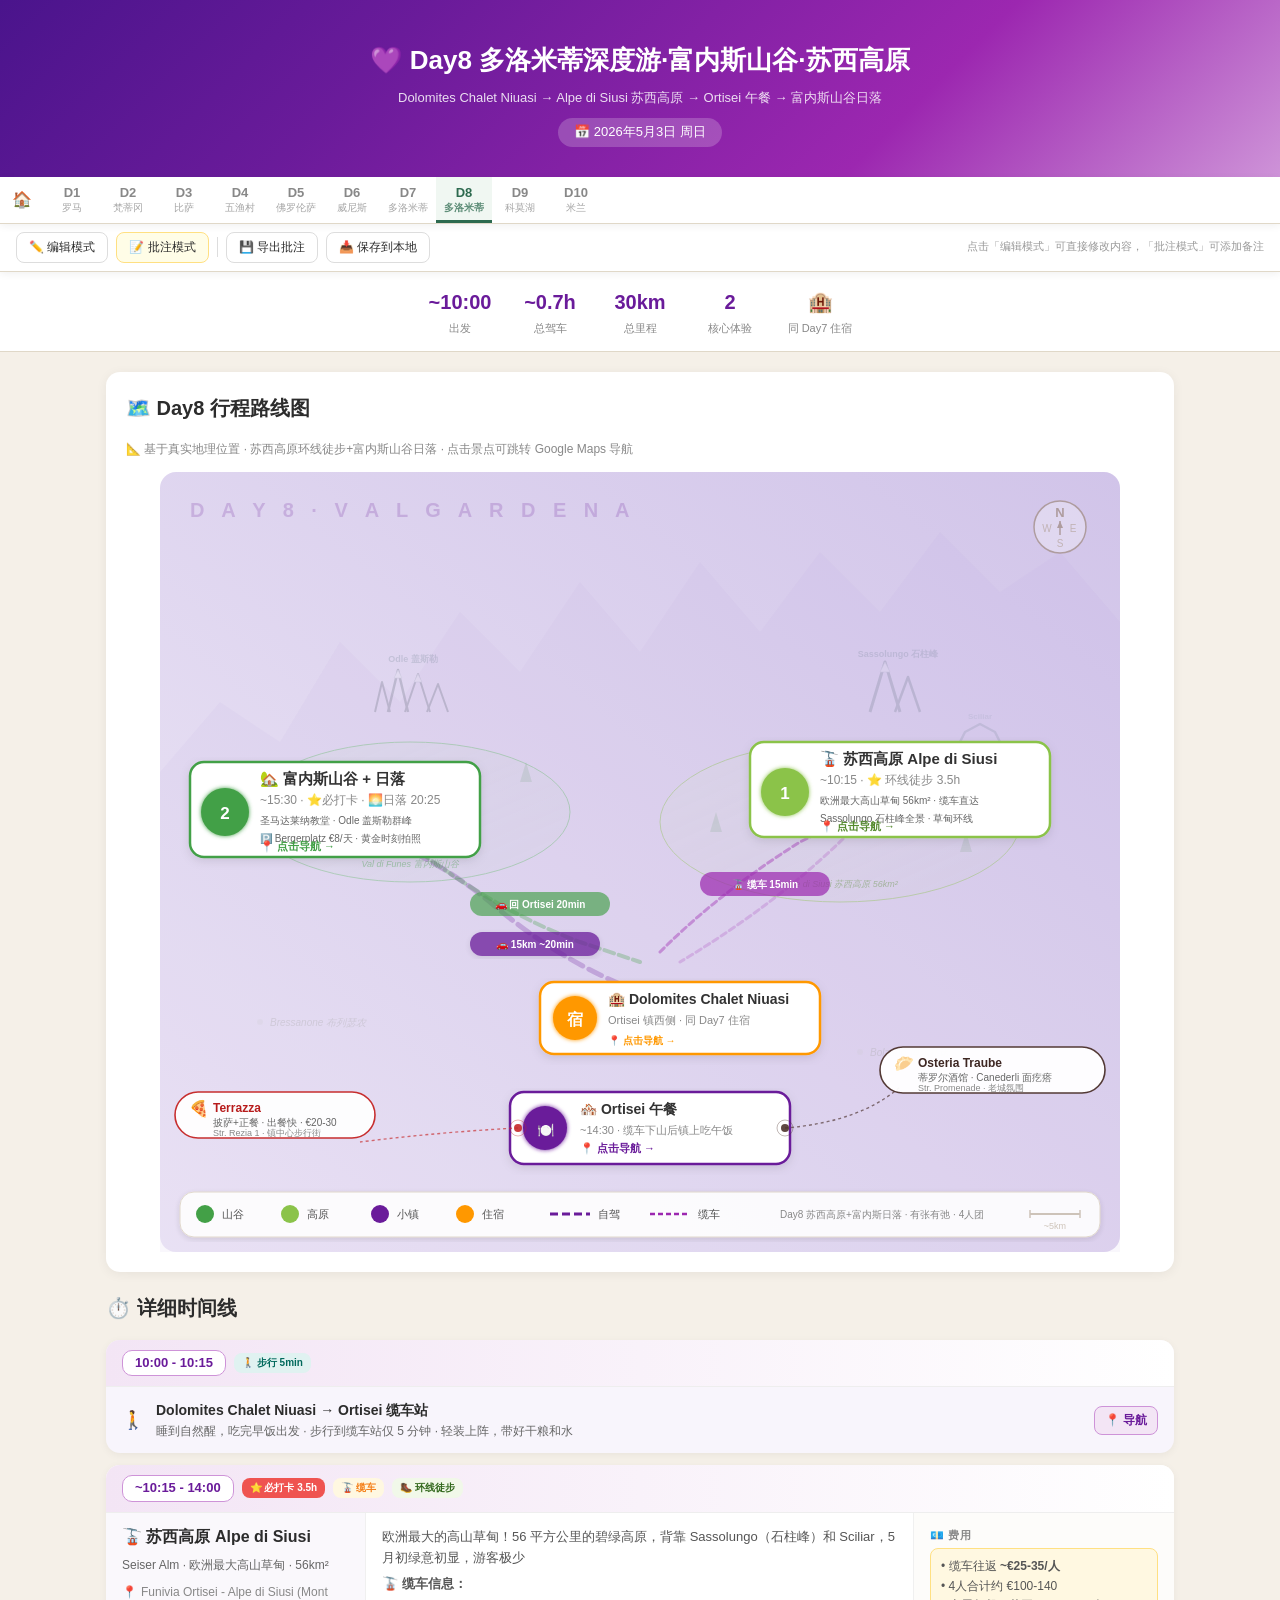
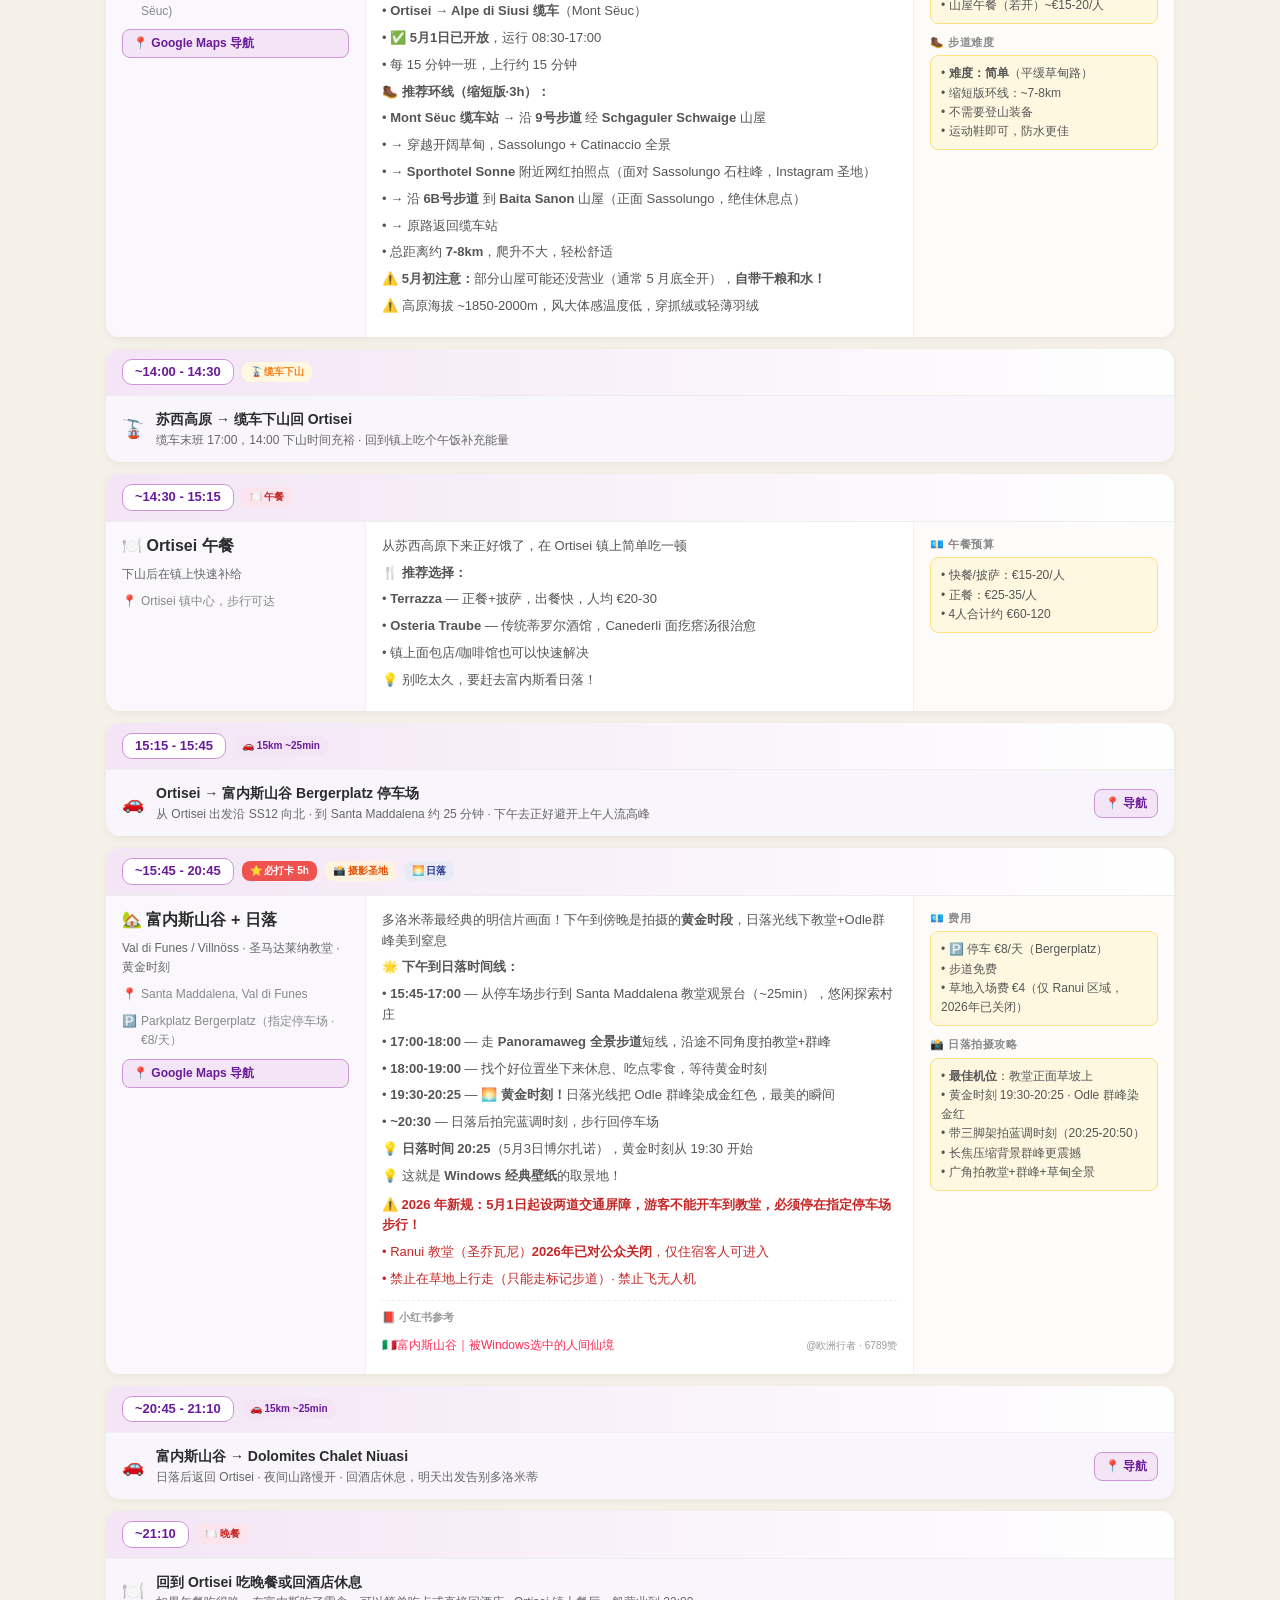
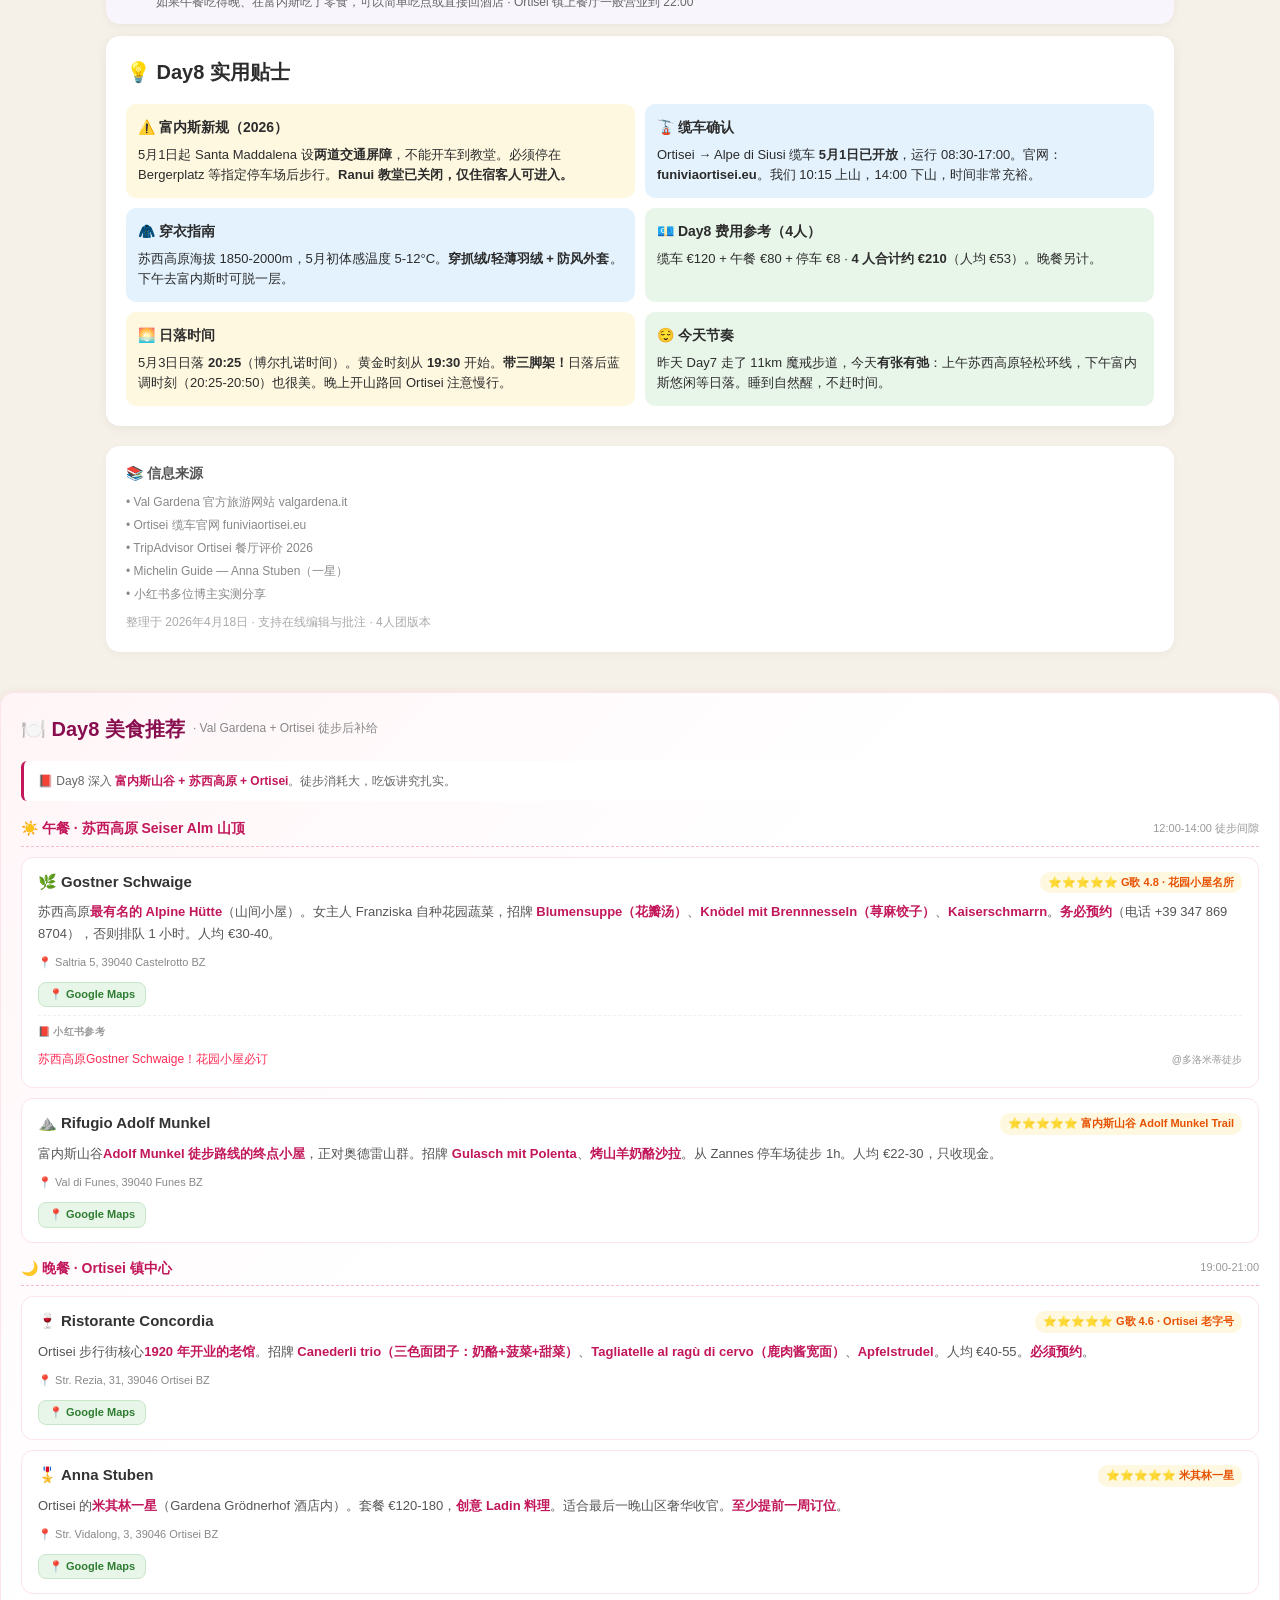
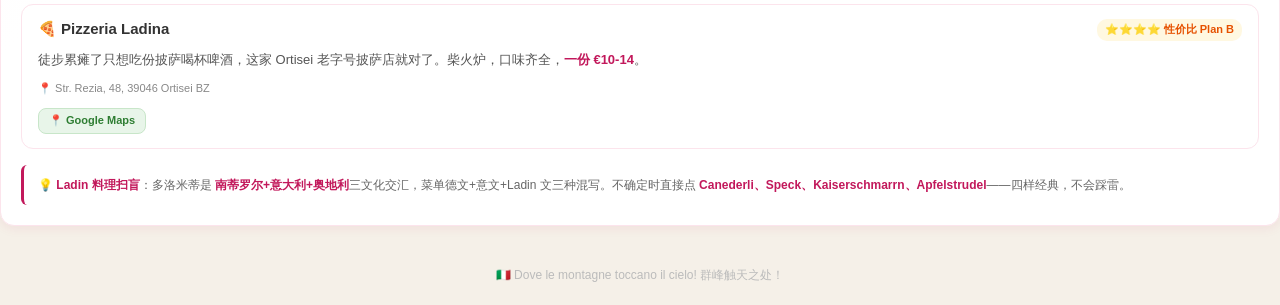
<file: day8.html>
<!DOCTYPE html>
<html lang="zh-CN">
<head>
<meta charset="UTF-8">
<meta name="viewport" content="width=device-width, initial-scale=1.0, maximum-scale=5.0">
<link rel="stylesheet" href="mobile-fix.css">
<title>Day8 行程详细规划 | 多洛米蒂深度游·富内斯山谷·苏西高原</title>
<style>
  :root{--green:#2d6a4f;--green-light:#e8f5e9;--orange:#ff9800;--red:#ef5350;--blue:#42a5f5;--purple:#7e57c2;--bg:#f5f0e8;--card:#fff;--text:#2c2c2c;--text-secondary:#666;--border:#e0d8c8;--note-bg:#fffde7;--note-border:#ffe082;--theme:#4a148c;--theme-light:#f3e5f5;}
  *{margin:0;padding:0;box-sizing:border-box;}
  body{font-family:-apple-system,BlinkMacSystemFont,'Segoe UI',Roboto,'Helvetica Neue',sans-serif;background:var(--bg);color:var(--text);line-height:1.6;-webkit-text-size-adjust:100%;}
  .hero{background:linear-gradient(135deg,#4a148c 0%,#6a1b9a 30%,#9c27b0 70%,#ce93d8 100%);color:white;padding:40px 20px 30px;text-align:center;}
  .hero h1{font-size:26px;margin-bottom:6px;}.hero .subtitle{font-size:13px;opacity:0.85;}.hero .date-badge{display:inline-block;background:rgba(255,255,255,0.2);padding:4px 16px;border-radius:20px;font-size:13px;margin-top:10px;}
  .toolbar{position:sticky;top:0;z-index:100;background:white;border-bottom:1px solid var(--border);padding:8px 16px;display:flex;align-items:center;gap:8px;flex-wrap:wrap;box-shadow:0 2px 8px rgba(0,0,0,0.06);}
  .toolbar-btn{display:inline-flex;align-items:center;gap:4px;padding:6px 12px;border-radius:8px;border:1px solid #ddd;background:white;font-size:12px;cursor:pointer;transition:all .2s;white-space:nowrap;color:var(--text);}
  .toolbar-btn:hover{background:#f0f0f0;}.toolbar-btn.active{background:#6a1b9a;color:white;border-color:#6a1b9a;}
  .toolbar-btn.btn-note{border-color:var(--note-border);background:var(--note-bg);}.toolbar-btn.btn-note:hover{background:#fff8e1;}
  .toolbar-sep{width:1px;height:20px;background:#ddd;}.toolbar-hint{font-size:11px;color:#999;margin-left:auto;}
  .stats-bar{display:flex;justify-content:center;gap:20px;padding:14px 16px;background:white;border-bottom:1px solid var(--border);flex-wrap:wrap;}
  .stat-item{text-align:center;min-width:70px;}.stat-item .num{font-size:20px;font-weight:700;color:#6a1b9a;}.stat-item .label{font-size:11px;color:#888;margin-top:2px;}
  .container{max-width:1100px;margin:0 auto;padding:20px 16px;}
  .section-title{font-size:20px;font-weight:700;margin-bottom:16px;display:flex;align-items:center;gap:8px;}
  .tl-item{display:grid;grid-template-columns:260px 1fr 260px;gap:0;margin-bottom:12px;border-radius:14px;overflow:hidden;box-shadow:0 2px 8px rgba(0,0,0,0.05);background:var(--card);}
  .tl-item.item-drive{grid-template-columns:1fr;background:#f8f5fc;}
  .tl-time-bar{grid-column:1/-1;display:flex;align-items:center;gap:8px;padding:10px 16px;background:linear-gradient(90deg,#f3e5f5 0%,white 100%);border-bottom:1px solid #eee;}
  .tl-time-tag{font-size:13px;font-weight:700;color:#6a1b9a;background:white;padding:2px 12px;border-radius:10px;border:1px solid #ce93d8;white-space:nowrap;}
  .tl-type-badge{font-size:10px;padding:2px 8px;border-radius:8px;font-weight:600;}
  .badge-photo{background:#fff3e0;color:#e65100;}.badge-food{background:#fce4ec;color:#c62828;}.badge-drive{background:#f3e5f5;color:#6a1b9a;}.badge-must{background:var(--red);color:white;}.badge-walk{background:#e0f2f1;color:#00695c;}.badge-hike{background:#f1f8e9;color:#33691e;}.badge-scenic{background:#e8eaf6;color:#283593;}.badge-cable{background:#fff8e1;color:#f57f17;}.badge-town{background:#e3f2fd;color:#0d47a1;}
  .tl-left{padding:14px 16px;border-right:1px solid #f0f0f0;display:flex;flex-direction:column;gap:8px;background:#faf8fc;}
  .tl-spot-name{font-size:16px;font-weight:700;color:var(--text);line-height:1.3;}.tl-spot-subname{font-size:12px;color:var(--text-secondary);}
  .tl-spot-addr{font-size:12px;color:#888;display:flex;align-items:flex-start;gap:4px;}.tl-spot-addr .addr-icon{flex-shrink:0;}
  .gmap-link{display:inline-flex;align-items:center;gap:4px;background:#f3e5f5;color:#6a1b9a;padding:4px 10px;border-radius:8px;font-size:12px;font-weight:600;text-decoration:none;border:1px solid #ce93d8;transition:all .2s;}.gmap-link:hover{background:#6a1b9a;color:white;}
  .tl-mid{padding:14px 16px;border-right:1px solid #f0f0f0;}.tl-mid p{font-size:13px;color:#555;margin-bottom:6px;}.tl-mid p:last-child{margin-bottom:0;}
  .xhs-links{margin-top:10px;padding-top:8px;border-top:1px dashed #eee;}.xhs-links-title{font-size:11px;color:#999;margin-bottom:6px;font-weight:600;}
  .xhs-link-item{display:flex;align-items:center;gap:6px;padding:4px 0;font-size:12px;}.xhs-link-item a{color:#fe2c55;text-decoration:none;font-weight:500;flex:1;overflow:hidden;text-overflow:ellipsis;white-space:nowrap;}.xhs-link-item a:hover{text-decoration:underline;}.xhs-link-item .xhs-stats{font-size:10px;color:#999;white-space:nowrap;}
  .tl-right{padding:14px 16px;background:#fdfcfa;}.tl-right-section{margin-bottom:10px;}.tl-right-section:last-child{margin-bottom:0;}
  .tl-right-label{font-size:11px;font-weight:700;color:#888;text-transform:uppercase;margin-bottom:4px;letter-spacing:.5px;}
  .tip-mini{background:#fff8e1;border:1px solid #ffe082;border-radius:8px;padding:8px 10px;font-size:12px;color:#555;}
  .drive-card{padding:12px 16px;display:flex;align-items:center;gap:12px;flex-wrap:wrap;}.drive-card .drive-icon{font-size:18px;}.drive-card .drive-title{font-weight:600;font-size:14px;}.drive-card .drive-detail{font-size:12px;color:var(--text-secondary);}
  [contenteditable="true"]{outline:none;border-radius:4px;transition:background .2s;}.edit-mode [contenteditable="true"]:hover{background:rgba(106,27,154,0.06);}.edit-mode [contenteditable="true"]:focus{background:rgba(106,27,154,0.1);box-shadow:inset 0 0 0 1px rgba(106,27,154,0.3);}
  .user-note{background:var(--note-bg);border:1px solid var(--note-border);border-radius:8px;padding:8px 10px;margin-top:6px;font-size:12px;position:relative;}.user-note::before{content:'📝 我的批注';display:block;font-size:10px;font-weight:700;color:#f57f17;margin-bottom:4px;}.user-note .note-delete{position:absolute;top:6px;right:8px;cursor:pointer;font-size:12px;color:#ccc;}.user-note .note-delete:hover{color:var(--red);}
  .add-note-btn{display:none;margin-top:6px;padding:4px 10px;border-radius:6px;border:1px dashed var(--note-border);background:transparent;color:#f57f17;font-size:11px;cursor:pointer;transition:all .2s;}.add-note-btn:hover{background:var(--note-bg);}.annotate-mode .add-note-btn{display:inline-block;}
  .tips-section{background:var(--card);border-radius:14px;padding:20px;margin-bottom:20px;box-shadow:0 2px 12px rgba(0,0,0,0.06);}
  .tip-grid{display:grid;grid-template-columns:1fr 1fr;gap:10px;}.tip-card{border-radius:10px;padding:12px;font-size:13px;}.tip-card h4{font-size:14px;margin-bottom:6px;}.tip-card.tip-danger{background:#fce4ec;}.tip-card.tip-warn{background:#fff8e1;}.tip-card.tip-info{background:#e3f2fd;}.tip-card.tip-ok{background:var(--green-light);}
  .rest-grid{display:grid;grid-template-columns:1fr 1fr;gap:12px;margin:10px 0;}.rest-card{background:white;border:1px solid #eee;border-radius:12px;padding:14px;box-shadow:0 1px 4px rgba(0,0,0,0.04);transition:all .2s;}.rest-card:hover{box-shadow:0 4px 12px rgba(0,0,0,0.08);transform:translateY(-1px);}.rest-card h4{font-size:14px;margin-bottom:4px;color:var(--text);}.rest-card .rest-type{font-size:11px;color:#9c27b0;font-weight:600;margin-bottom:6px;}.rest-card .rest-desc{font-size:12px;color:#666;line-height:1.5;}.rest-card .rest-addr{font-size:11px;color:#aaa;margin-top:6px;}.rest-card .rest-price{display:inline-block;font-size:11px;background:#f3e5f5;color:#6a1b9a;padding:2px 8px;border-radius:6px;margin-top:6px;font-weight:600;}
  .sources{background:var(--card);border-radius:14px;padding:16px 20px;margin-bottom:20px;box-shadow:0 2px 8px rgba(0,0,0,0.04);font-size:12px;color:#888;}.sources h3{font-size:14px;color:#555;margin-bottom:8px;}.sources p{margin-bottom:4px;}
  .footer{text-align:center;padding:20px;color:#bbb;font-size:12px;}
  @media(max-width:768px){.tl-item{grid-template-columns:1fr!important;}.tl-left,.tl-mid,.tl-right{border-right:none!important;border-bottom:1px solid #f0f0f0;}.tl-right{border-bottom:none;}.tip-grid,.rest-grid{grid-template-columns:1fr;}.hero h1{font-size:22px;}.stats-bar{gap:12px;}.toolbar-hint{display:none;}.container{padding:12px 10px;}.drive-card{flex-direction:column;align-items:flex-start;}}
  @media print{.toolbar{display:none;}.add-note-btn{display:none;}body{background:white;}}

  /* Day Tab 切换栏 */
  .day-tabs {
    display: flex;
    align-items: center;
    gap: 0;
    background: #fff;
    border-bottom: 1px solid #e0d8c8;
    overflow-x: auto;
    -webkit-overflow-scrolling: touch;
    scrollbar-width: none;
    position: sticky;
    top: 0;
    z-index: 200;
    box-shadow: 0 2px 8px rgba(0,0,0,0.06);
  }
  .day-tabs::-webkit-scrollbar { display: none; }
  .day-tab {
    display: flex;
    flex-direction: column;
    align-items: center;
    justify-content: center;
    min-width: 56px;
    padding: 8px 6px 6px;
    text-decoration: none;
    color: #888;
    font-size: 12px;
    font-weight: 500;
    border-bottom: 3px solid transparent;
    transition: all 0.2s;
    flex-shrink: 0;
    line-height: 1.2;
  }
  .day-tab:hover { color: #333; background: #f9f7f2; }
  .day-tab.active {
    color: #2d6a4f;
    font-weight: 700;
    border-bottom-color: #2d6a4f;
    background: #f0f7f2;
  }
  .day-tab .tab-day { font-size: 13px; font-weight: 700; }
  .day-tab .tab-city { font-size: 10px; margin-top: 1px; opacity: 0.75; }
  .day-tab-home {
    min-width: 44px;
    padding: 8px 10px 6px;
    font-size: 16px;
  }


  /* ===== 🍽️ 美食推荐模块（全局） ===== */
  .food-section {
    background: linear-gradient(135deg, #fff5f7 0%, #fff 40%);
    border-radius: 14px;
    padding: 20px;
    margin-bottom: 20px;
    box-shadow: 0 2px 12px rgba(194,24,91,0.08);
    border: 1px solid #fce4ec;
  }
  .food-section .section-title { color: #880e4f; }
  .food-intro {
    background: #fff;
    border-left: 3px solid #c2185b;
    padding: 10px 14px;
    border-radius: 6px;
    font-size: 12px;
    color: #666;
    margin-bottom: 16px;
    line-height: 1.7;
  }
  .food-intro strong { color: #c2185b; }
  .food-slot-title {
    font-size: 14px;
    font-weight: 700;
    color: #c2185b;
    margin: 14px 0 10px;
    display: flex;
    align-items: center;
    gap: 6px;
    padding-bottom: 6px;
    border-bottom: 1px dashed #f8bbd0;
  }
  .food-slot-title .slot-time {
    font-size: 11px;
    font-weight: 500;
    color: #999;
    margin-left: auto;
  }
  .food-card {
    background: #fff;
    border: 1px solid #fce4ec;
    border-radius: 12px;
    padding: 14px 16px;
    margin-bottom: 10px;
    transition: all 0.2s;
  }
  .food-card:hover { border-color: #c2185b; box-shadow: 0 4px 12px rgba(194,24,91,0.1); }
  .food-card-header {
    display: flex;
    align-items: flex-start;
    justify-content: space-between;
    gap: 10px;
    margin-bottom: 8px;
    flex-wrap: wrap;
  }
  .food-card-name {
    font-size: 15px;
    font-weight: 700;
    color: #333;
    line-height: 1.3;
  }
  .food-card-name .food-icon { color: #c2185b; margin-right: 4px; }
  .food-card-rating {
    font-size: 11px;
    background: #fff8e1;
    color: #e65100;
    padding: 2px 8px;
    border-radius: 10px;
    white-space: nowrap;
    font-weight: 600;
  }
  .food-card-desc {
    font-size: 13px;
    color: #555;
    line-height: 1.65;
    margin-bottom: 10px;
  }
  .food-card-desc strong { color: #c2185b; }
  .food-card-addr {
    font-size: 11px;
    color: #888;
    margin-bottom: 8px;
    display: flex;
    align-items: flex-start;
    gap: 4px;
  }
  .food-gmap-link {
    display: inline-flex;
    align-items: center;
    gap: 3px;
    background: #e8f5e9;
    color: #2e7d32;
    padding: 3px 10px;
    border-radius: 8px;
    font-size: 11px;
    font-weight: 600;
    text-decoration: none;
    border: 1px solid #c8e6c9;
    margin-right: 6px;
    transition: all 0.2s;
  }
  .food-gmap-link:hover { background: #2e7d32; color: white; }
  .food-xhs-block {
    margin-top: 8px;
    padding-top: 8px;
    border-top: 1px dashed #f0f0f0;
  }
  .food-xhs-title {
    font-size: 10px;
    color: #999;
    font-weight: 700;
    margin-bottom: 6px;
    letter-spacing: 0.3px;
  }
  .food-xhs-item {
    display: flex;
    align-items: center;
    gap: 6px;
    padding: 4px 0;
    font-size: 12px;
  }
  .food-xhs-item a {
    color: #fe2c55;
    text-decoration: none;
    font-weight: 500;
    flex: 1;
    overflow: hidden;
    text-overflow: ellipsis;
    white-space: nowrap;
  }
  .food-xhs-item a:hover { text-decoration: underline; }
  .food-xhs-item .xhs-meta {
    font-size: 10px;
    color: #999;
    white-space: nowrap;
  }
  @media (max-width: 640px) {
    .food-card-header { flex-direction: column; align-items: flex-start; gap: 4px; }
    .food-card-name { font-size: 14px; }
  }

</style>
</head>
<body>

<div class="hero">
  <h1>💜 Day8 多洛米蒂深度游·富内斯山谷·苏西高原</h1>
  <div class="subtitle">Dolomites Chalet Niuasi → Alpe di Siusi 苏西高原 → Ortisei 午餐 → 富内斯山谷日落</div>
  <div class="date-badge">📅 2026年5月3日 周日</div>
</div>

<div class="day-tabs" id="dayTabs">
  <a class="day-tab day-tab-home" href="index.html" title="首页">🏠</a>
  <a class="day-tab" href="day1.html"><span class="tab-day">D1</span><span class="tab-city">罗马</span></a>
  <a class="day-tab" href="day2.html"><span class="tab-day">D2</span><span class="tab-city">梵蒂冈</span></a>
  <a class="day-tab" href="day3.html"><span class="tab-day">D3</span><span class="tab-city">比萨</span></a>
  <a class="day-tab" href="day4.html"><span class="tab-day">D4</span><span class="tab-city">五渔村</span></a>
  <a class="day-tab" href="day5.html"><span class="tab-day">D5</span><span class="tab-city">佛罗伦萨</span></a>
  <a class="day-tab" href="day6.html"><span class="tab-day">D6</span><span class="tab-city">威尼斯</span></a>
  <a class="day-tab" href="day7.html"><span class="tab-day">D7</span><span class="tab-city">多洛米蒂</span></a>
  <a class="day-tab active" href="day8.html"><span class="tab-day">D8</span><span class="tab-city">多洛米蒂</span></a>
  <a class="day-tab" href="day9.html"><span class="tab-day">D9</span><span class="tab-city">科莫湖</span></a>
  <a class="day-tab" href="day10.html"><span class="tab-day">D10</span><span class="tab-city">米兰</span></a>
</div>
<div class="toolbar" id="toolbar">
  <button class="toolbar-btn" id="btn-edit" onclick="toggleEdit()">✏️ 编辑模式</button>
  <button class="toolbar-btn btn-note" id="btn-annotate" onclick="toggleAnnotate()">📝 批注模式</button>
  <div class="toolbar-sep"></div>
  <button class="toolbar-btn" onclick="exportNotes()">💾 导出批注</button>
  <button class="toolbar-btn" onclick="saveLocal()">📥 保存到本地</button>
  <span class="toolbar-hint" id="toolbar-hint">点击「编辑模式」可直接修改内容，「批注模式」可添加备注</span>
</div>

<div class="stats-bar">
  <div class="stat-item"><div class="num">~10:00</div><div class="label">出发</div></div>
  <div class="stat-item"><div class="num">~0.7h</div><div class="label">总驾车</div></div>
  <div class="stat-item"><div class="num">30km</div><div class="label">总里程</div></div>
  <div class="stat-item"><div class="num">2</div><div class="label">核心体验</div></div>
  <div class="stat-item"><div class="num">🏨</div><div class="label">同 Day7 住宿</div></div>
</div>

<div class="container">

<div class="map-section" style="background:var(--card);border-radius:14px;padding:20px;margin-bottom:20px;box-shadow:0 2px 12px rgba(0,0,0,0.06);">
  <h2 class="section-title">🗺️ Day8 行程路线图</h2>
  <p style="font-size:12px;color:#888;margin-bottom:12px;">📐 基于真实地理位置 · 苏西高原环线徒步+富内斯山谷日落 · 点击景点可跳转 Google Maps 导航</p>
  <div style="width:100%;overflow-x:auto;-webkit-overflow-scrolling:touch;">
  <svg viewBox="0 0 960 780" xmlns="http://www.w3.org/2000/svg" style="width:100%;max-width:960px;margin:0 auto;display:block;font-family:-apple-system,BlinkMacSystemFont,'Segoe UI',sans-serif;">
    <defs>
      <linearGradient id="mapBg8" x1="0%" y1="100%" x2="100%" y2="0%"><stop offset="0%" style="stop-color:#ede7f6;stop-opacity:1"/><stop offset="100%" style="stop-color:#d1c4e9;stop-opacity:1"/></linearGradient>
      <linearGradient id="valleyGrad" x1="0%" y1="0%" x2="100%" y2="100%"><stop offset="0%" style="stop-color:#c8e6c9;stop-opacity:0.3"/><stop offset="100%" style="stop-color:#a5d6a7;stop-opacity:0.1"/></linearGradient>
      <linearGradient id="meadowGrad" x1="0%" y1="0%" x2="100%" y2="100%"><stop offset="0%" style="stop-color:#dcedc8;stop-opacity:0.3"/><stop offset="100%" style="stop-color:#c5e1a5;stop-opacity:0.1"/></linearGradient>
      <filter id="shadow8"><feDropShadow dx="0" dy="2" stdDeviation="3" flood-color="rgba(0,0,0,0.12)"/></filter>
      <filter id="cardShadow8" x="-5%" y="-5%" width="110%" height="120%"><feDropShadow dx="0" dy="3" stdDeviation="5" flood-color="rgba(0,0,0,0.1)"/></filter>
      <filter id="glow8" x="-30%" y="-30%" width="160%" height="160%"><feGaussianBlur stdDeviation="2" result="blur"/><feMerge><feMergeNode in="blur"/><feMergeNode in="SourceGraphic"/></feMerge></filter>
    </defs>

    <!-- BACKGROUND -->
    <rect width="960" height="780" rx="16" fill="url(#mapBg8)"/>
    <text x="30" y="45" font-size="20" fill="#6a1b9a" letter-spacing="6" font-weight="700" opacity="0.2">D A Y  8  ·  V A L  G A R D E N A</text>

    <!-- MOUNTAIN RANGES -->
    <path d="M0,300 L60,230 L120,270 L180,170 L240,230 L300,140 L360,200 L420,110 L480,180 L540,90 L600,160 L660,80 L720,140 L780,60 L840,120 L900,80 L960,150 L960,780 L0,780Z" fill="#b39ddb" opacity="0.08"/>

    <!-- Val di Funes valley area -->
    <ellipse cx="250" cy="340" rx="160" ry="70" fill="url(#valleyGrad)" stroke="#66bb6a" stroke-width="1" opacity="0.4"/>
    <text x="250" y="395" text-anchor="middle" font-size="9" fill="#43a047" opacity="0.4" font-style="italic">Val di Funes 富内斯山谷</text>

    <!-- Alpe di Siusi meadow area -->
    <ellipse cx="680" cy="350" rx="180" ry="80" fill="url(#meadowGrad)" stroke="#8bc34a" stroke-width="1" opacity="0.4"/>
    <text x="680" y="415" text-anchor="middle" font-size="9" fill="#558b2f" opacity="0.4" font-style="italic">Alpe di Siusi 苏西高原 56km²</text>

    <!-- Odle peaks -->
    <g transform="translate(250,240)" opacity="0.2">
      <path d="M-35,0 L-28,-30 L-20,0" fill="none" stroke="#37474f" stroke-width="2" stroke-linejoin="round"/>
      <path d="M-22,0 L-12,-42 L-2,0" fill="none" stroke="#37474f" stroke-width="2.5" stroke-linejoin="round"/>
      <path d="M-5,0 L8,-38 L20,0" fill="none" stroke="#37474f" stroke-width="2" stroke-linejoin="round"/>
      <path d="M17,0 L28,-28 L38,0" fill="none" stroke="#37474f" stroke-width="2" stroke-linejoin="round"/>
      <path d="M-12,-42 L-8,-34 L-16,-34 Z" fill="#eceff1" stroke="#90a4ae" stroke-width="0.6"/>
      <path d="M8,-38 L12,-30 L4,-30 Z" fill="#eceff1" stroke="#90a4ae" stroke-width="0.6"/>
      <text x="3" y="-50" text-anchor="middle" font-size="9" fill="#546e7a" font-weight="600">Odle 盖斯勒</text>
    </g>

    <!-- Sassolungo peak -->
    <g transform="translate(730,240)" opacity="0.18">
      <path d="M-20,0 L-5,-50 L10,0" fill="none" stroke="#455a64" stroke-width="3" stroke-linejoin="round"/>
      <path d="M5,0 L18,-35 L30,0" fill="none" stroke="#455a64" stroke-width="2.5" stroke-linejoin="round"/>
      <path d="M-5,-50 L0,-40 L-10,-40 Z" fill="#eceff1" stroke="#90a4ae" stroke-width="0.6"/>
      <text x="8" y="-55" text-anchor="middle" font-size="9" fill="#546e7a" font-weight="600">Sassolungo 石柱峰</text>
    </g>

    <!-- Sciliar peak -->
    <g transform="translate(820,280)" opacity="0.15">
      <path d="M-25,0 L-15,-20 L0,-28 L15,-20 L25,0" fill="none" stroke="#546e7a" stroke-width="2.5" stroke-linejoin="round"/>
      <text x="0" y="-33" text-anchor="middle" font-size="8" fill="#78909c" font-weight="600">Sciliar</text>
    </g>

    <!-- Pine trees -->
    <g opacity="0.1" fill="#2e7d32">
      <path d="M120,380 L126,360 L132,380 M126,370 L126,385"/>
      <path d="M360,310 L366,290 L372,310 M366,300 L366,315"/>
      <path d="M550,360 L556,340 L562,360 M556,350 L556,365"/>
      <path d="M800,380 L806,360 L812,380 M806,370 L806,385"/>
    </g>

    <!-- Reference places -->
    <g font-size="10" fill="#aaa" opacity="0.35" font-style="italic">
      <circle cx="100" cy="550" r="3" fill="#ccc" opacity="0.5"/><text x="110" y="554">Bressanone 布列瑟农</text>
      <circle cx="700" cy="580" r="3" fill="#ccc" opacity="0.5"/><text x="710" y="584">Bolzano 博尔扎诺</text>
    </g>

    <!-- ROUTES -->
    <!-- Hotel → Funes -->
    <path d="M480,520 Q400,490 330,430 Q280,390 230,370" stroke="#6a1b9a" stroke-width="5" fill="none" stroke-dasharray="14,7" opacity="0.25" stroke-linecap="round"/>
    <!-- Funes → Ortisei -->
    <path d="M260,380 Q340,440 420,470 Q450,480 480,490" stroke="#43a047" stroke-width="4" fill="none" stroke-dasharray="10,5" opacity="0.3" stroke-linecap="round"/>
    <!-- Ortisei → Alpe di Siusi (cable car) -->
    <path d="M500,480 Q560,420 640,370 Q670,355 690,345" stroke="#9c27b0" stroke-width="3" fill="none" stroke-dasharray="6,4" opacity="0.4" stroke-linecap="round"/>
    <!-- Alpe di Siusi → back Ortisei -->
    <path d="M690,360 Q620,430 520,490" stroke="#9c27b0" stroke-width="3" fill="none" stroke-dasharray="6,4" opacity="0.2" stroke-linecap="round"/>

    <!-- DISTANCE PILLS -->
    <g font-size="11" font-weight="600">
      <rect x="310" y="460" width="130" height="24" rx="12" fill="#6a1b9a" opacity="0.75" filter="url(#shadow8)"/>
      <text x="375" y="476" fill="white" text-anchor="middle" font-size="10">🚗 15km ~20min</text>

      <rect x="540" y="400" width="130" height="24" rx="12" fill="#9c27b0" opacity="0.7"/>
      <text x="605" y="416" fill="white" text-anchor="middle" font-size="10">🚡 缆车 15min</text>

      <rect x="310" y="420" width="140" height="24" rx="12" fill="#43a047" opacity="0.65"/>
      <text x="380" y="436" fill="white" text-anchor="middle" font-size="10">🚗 回 Ortisei 20min</text>
    </g>

    <!-- COMPASS -->
    <g transform="translate(900,55)" opacity="0.5">
      <circle cx="0" cy="0" r="26" fill="rgba(255,255,255,0.6)" stroke="#8b7355" stroke-width="1.5"/>
      <text x="0" y="-10" text-anchor="middle" font-size="13" font-weight="800" fill="#8b7355">N</text>
      <text x="0" y="20" text-anchor="middle" font-size="10" fill="#b0a080">S</text>
      <text x="13" y="5" text-anchor="middle" font-size="10" fill="#b0a080">E</text>
      <text x="-13" y="5" text-anchor="middle" font-size="10" fill="#b0a080">W</text>
      <line x1="0" y1="-6" x2="0" y2="8" stroke="#8b7355" stroke-width="1.5"/>
      <polygon points="0,-6 -3,1 3,1" fill="#8b7355"/>
    </g>

    <!-- STOP CARDS -->

    <!-- 🏨 住宿 Dolomites Chalet Niuasi -->
    <a href="https://www.google.com/maps/search/?api=1&query=Dolomites+Chalet+Niuasi+Ortisei" target="_blank">
      <g filter="url(#cardShadow8)" cursor="pointer">
        <rect x="380" y="510" width="280" height="72" rx="14" fill="white" stroke="#ff9800" stroke-width="2.5"/>
        <circle cx="415" cy="546" r="22" fill="#ff9800" filter="url(#glow8)"/>
        <text x="415" y="553" text-anchor="middle" fill="white" font-size="16" font-weight="800">宿</text>
        <text x="448" y="532" font-size="14" font-weight="700" fill="#333">🏨 Dolomites Chalet Niuasi</text>
        <text x="448" y="552" font-size="11" fill="#888">Ortisei 镇西侧 · 同 Day7 住宿</text>
        <text x="448" y="572" font-size="10" fill="#ff9800" font-weight="600">📍 点击导航 →</text>
      </g>
    </a>

    <!-- ① 苏西高原 Alpe di Siusi（上午） -->
    <a href="https://www.google.com/maps/search/?api=1&query=Alpe+di+Siusi+cable+car+Ortisei" target="_blank">
      <g filter="url(#cardShadow8)" cursor="pointer">
        <rect x="590" y="270" width="300" height="95" rx="14" fill="white" stroke="#8bc34a" stroke-width="2.5"/>
        <circle cx="625" cy="320" r="24" fill="#8bc34a" filter="url(#glow8)"/>
        <text x="625" y="327" text-anchor="middle" fill="white" font-size="17" font-weight="800">1</text>
        <text x="660" y="292" font-size="15" font-weight="700" fill="#333">🚡 苏西高原 Alpe di Siusi</text>
        <text x="660" y="312" font-size="12" fill="#888">~10:15 · ⭐ 环线徒步 3.5h</text>
        <text x="660" y="332" font-size="10" fill="#666">欧洲最大高山草甸 56km² · 缆车直达</text>
        <text x="660" y="350" font-size="10" fill="#666">Sassolungo 石柱峰全景 · 草甸环线</text>
        <text x="660" y="358" font-size="11" fill="#558b2f" font-weight="600">📍 点击导航 →</text>
      </g>
    </a>

    <!-- ② 富内斯山谷（下午+日落） -->
    <a href="https://www.google.com/maps/search/?api=1&query=Parkplatz+Bergerplatz+Santa+Maddalena" target="_blank">
      <g filter="url(#cardShadow8)" cursor="pointer">
        <rect x="30" y="290" width="290" height="95" rx="14" fill="white" stroke="#43a047" stroke-width="2.5"/>
        <circle cx="65" cy="340" r="24" fill="#43a047" filter="url(#glow8)"/>
        <text x="65" y="347" text-anchor="middle" fill="white" font-size="17" font-weight="800">2</text>
        <text x="100" y="312" font-size="15" font-weight="700" fill="#333">🏡 富内斯山谷 + 日落</text>
        <text x="100" y="332" font-size="12" fill="#888">~15:30 · ⭐必打卡 · 🌅日落 20:25</text>
        <text x="100" y="352" font-size="10" fill="#666">圣马达莱纳教堂 · Odle 盖斯勒群峰</text>
        <text x="100" y="370" font-size="10" fill="#666">🅿️ Bergerplatz €8/天 · 黄金时刻拍照</text>
        <text x="100" y="378" font-size="11" fill="#43a047" font-weight="600">📍 点击导航 →</text>
      </g>
    </a>

    <!-- Ortisei 午餐中转 -->
    <a href="https://www.google.com/maps/search/?api=1&query=Ortisei+centro+Str+Rezia" target="_blank">
      <g filter="url(#cardShadow8)" cursor="pointer">
        <rect x="350" y="620" width="280" height="72" rx="14" fill="white" stroke="#6a1b9a" stroke-width="2.5"/>
        <circle cx="385" cy="656" r="22" fill="#6a1b9a" filter="url(#glow8)"/>
        <text x="385" y="663" text-anchor="middle" fill="white" font-size="14" font-weight="800">🍽️</text>
        <text x="420" y="642" font-size="14" font-weight="700" fill="#333">🏘️ Ortisei 午餐</text>
        <text x="420" y="662" font-size="11" fill="#888">~14:30 · 缆车下山后镇上吃午饭</text>
        <text x="420" y="680" font-size="11" fill="#6a1b9a" font-weight="600">📍 点击导航 →</text>
      </g>
    </a>

    <!-- ===== 餐厅胶囊 food-pins (v3) ===== -->
    <g class="food-pins" font-family="-apple-system,'Segoe UI',sans-serif">
      <!-- 1. Terrazza（Ortisei 中心，披萨+正餐，午餐首选）午餐卡左侧 -->
      <g>
        <circle cx="358" cy="656" r="4" fill="#c62828" opacity="0.9"/>
        <circle cx="358" cy="656" r="8" fill="none" stroke="#c62828" stroke-width="1" opacity="0.35"/>
        <path d="M 358 656 Q 280 660 200 670" fill="none" stroke="#c62828" stroke-width="1.4" stroke-dasharray="3,3" opacity="0.65"/>
        <g transform="translate(15,620)">
          <rect width="200" height="46" rx="23" fill="white" stroke="#c62828" stroke-width="1.6" opacity="0.96"/>
          <text x="14" y="22" font-size="16">🍕</text>
          <text x="38" y="20" font-size="12" font-weight="700" fill="#b71c1c">Terrazza</text>
          <text x="38" y="34" font-size="10" fill="#666">披萨+正餐 · 出餐快 · €20-30</text>
          <text x="38" y="44" font-size="9" fill="#888">Str. Rezia 1 · 镇中心步行街</text>
        </g>
      </g>

      <!-- 2. Osteria Traube（老城蒂罗尔酒馆，Canederli 招牌）午餐卡右侧 -->
      <g>
        <circle cx="625" cy="656" r="4" fill="#4e342e" opacity="0.9"/>
        <circle cx="625" cy="656" r="8" fill="none" stroke="#4e342e" stroke-width="1" opacity="0.35"/>
        <path d="M 625 656 Q 700 650 740 615" fill="none" stroke="#4e342e" stroke-width="1.4" stroke-dasharray="3,3" opacity="0.65"/>
        <g transform="translate(720,575)">
          <rect width="225" height="46" rx="23" fill="white" stroke="#4e342e" stroke-width="1.6" opacity="0.96"/>
          <text x="14" y="22" font-size="16">🥟</text>
          <text x="38" y="20" font-size="12" font-weight="700" fill="#3e2723">Osteria Traube</text>
          <text x="38" y="34" font-size="10" fill="#666">蒂罗尔酒馆 · Canederli 面疙瘩</text>
          <text x="38" y="44" font-size="9" fill="#888">Str. Promenade · 老城氛围</text>
        </g>
      </g>
    </g>

    <!-- LEGEND -->
    <g transform="translate(20,720)">
      <rect width="920" height="45" rx="14" fill="white" opacity="0.9" stroke="#e0d8c8" stroke-width="1" filter="url(#shadow8)"/>
      <circle cx="25" cy="22" r="9" fill="#43a047"/><text x="42" y="26" font-size="11" fill="#555">山谷</text>
      <circle cx="110" cy="22" r="9" fill="#8bc34a"/><text x="127" y="26" font-size="11" fill="#555">高原</text>
      <circle cx="200" cy="22" r="9" fill="#6a1b9a"/><text x="217" y="26" font-size="11" fill="#555">小镇</text>
      <circle cx="285" cy="22" r="9" fill="#ff9800"/><text x="302" y="26" font-size="11" fill="#555">住宿</text>
      <line x1="370" y1="22" x2="410" y2="22" stroke="#6a1b9a" stroke-width="3" stroke-dasharray="8,4"/><text x="418" y="26" font-size="11" fill="#555">自驾</text>
      <line x1="470" y1="22" x2="510" y2="22" stroke="#9c27b0" stroke-width="2.5" stroke-dasharray="5,3"/><text x="518" y="26" font-size="11" fill="#555">缆车</text>
      <text x="600" y="26" font-size="10" fill="#888">Day8 苏西高原+富内斯日落 · 有张有弛 · 4人团</text>
    </g>

    <!-- SCALE BAR -->
    <g transform="translate(870,720)" opacity="0.4">
      <line x1="0" y1="22" x2="50" y2="22" stroke="#8b7355" stroke-width="2"/>
      <line x1="0" y1="18" x2="0" y2="26" stroke="#8b7355" stroke-width="1.5"/>
      <line x1="50" y1="18" x2="50" y2="26" stroke="#8b7355" stroke-width="1.5"/>
      <text x="25" y="37" text-anchor="middle" font-size="9" fill="#8b7355">~5km</text>
    </g>
  </svg>
  </div>
</div>

<h2 class="section-title">⏱️ 详细时间线</h2>

<!-- WALK Hotel → Cable Car -->
<div class="tl-item item-drive">
  <div class="tl-time-bar"><span class="tl-time-tag">10:00 - 10:15</span><span class="tl-type-badge badge-walk">🚶 步行 5min</span></div>
  <div class="drive-card">
    <span class="drive-icon">🚶</span>
    <div><div class="drive-title" contenteditable="false">Dolomites Chalet Niuasi → Ortisei 缆车站</div><div class="drive-detail" contenteditable="false">睡到自然醒，吃完早饭出发 · 步行到缆车站仅 5 分钟 · 轻装上阵，带好干粮和水</div></div>
    <a class="gmap-link" href="https://www.google.com/maps/search/?api=1&query=Funivia+Ortisei+Alpe+di+Siusi" target="_blank" style="margin-left:auto;">📍 导航</a>
  </div>
</div>

<!-- STOP 1: 苏西高原 -->
<div class="tl-item" data-spot="siusi">
  <div class="tl-time-bar"><span class="tl-time-tag">~10:15 - 14:00</span><span class="tl-type-badge badge-must">⭐ 必打卡 3.5h</span><span class="tl-type-badge badge-cable">🚡 缆车</span><span class="tl-type-badge badge-hike">🥾 环线徒步</span></div>
  <div class="tl-left">
    <div class="tl-spot-name" contenteditable="false">🚡 苏西高原 Alpe di Siusi</div>
    <div class="tl-spot-subname" contenteditable="false">Seiser Alm · 欧洲最大高山草甸 · 56km²</div>
    <div class="tl-spot-addr"><span class="addr-icon">📍</span><span contenteditable="false">Funivia Ortisei - Alpe di Siusi (Mont Sëuc)</span></div>
    <a class="gmap-link" href="https://www.google.com/maps/search/?api=1&query=Funivia+Ortisei+Alpe+di+Siusi" target="_blank">📍 Google Maps 导航</a>
    <button class="add-note-btn" onclick="addNote(this)">+ 添加批注</button>
  </div>
  <div class="tl-mid">
    <p contenteditable="false">欧洲最大的高山草甸！56 平方公里的碧绿高原，背靠 Sassolungo（石柱峰）和 Sciliar，5 月初绿意初显，游客极少</p>
    <p contenteditable="false"><strong>🚡 缆车信息：</strong></p>
    <p contenteditable="false">• <strong>Ortisei → Alpe di Siusi 缆车</strong>（Mont Sëuc）</p>
    <p contenteditable="false">• ✅ <strong>5月1日已开放</strong>，运行 08:30-17:00</p>
    <p contenteditable="false">• 每 15 分钟一班，上行约 15 分钟</p>
    <p contenteditable="false"><strong>🥾 推荐环线（缩短版·3h）：</strong></p>
    <p contenteditable="false">• <strong>Mont Sëuc 缆车站</strong> → 沿 <strong>9号步道</strong> 经 <strong>Schgaguler Schwaige</strong> 山屋</p>
    <p contenteditable="false">• → 穿越开阔草甸，Sassolungo + Catinaccio 全景</p>
    <p contenteditable="false">• → <strong>Sporthotel Sonne</strong> 附近网红拍照点（面对 Sassolungo 石柱峰，Instagram 圣地）</p>
    <p contenteditable="false">• → 沿 <strong>6B号步道</strong> 到 <strong>Baita Sanon</strong> 山屋（正面 Sassolungo，绝佳休息点）</p>
    <p contenteditable="false">• → 原路返回缆车站</p>
    <p contenteditable="false">• 总距离约 <strong>7-8km</strong>，爬升不大，轻松舒适</p>
    <p contenteditable="false">⚠️ <strong>5月初注意：</strong>部分山屋可能还没营业（通常 5 月底全开），<strong>自带干粮和水！</strong></p>
    <p contenteditable="false">⚠️ 高原海拔 ~1850-2000m，风大体感温度低，穿抓绒或轻薄羽绒</p>
    <button class="add-note-btn" onclick="addNote(this)">+ 添加批注</button>
  </div>
  <div class="tl-right">
    <div class="tl-right-section"><div class="tl-right-label">💶 费用</div><div class="tip-mini" contenteditable="false"><p>• 缆车往返 <strong>~€25-35/人</strong></p><p>• 4人合计约 €100-140</p><p>• 山屋午餐（若开）~€15-20/人</p></div></div>
    <div class="tl-right-section"><div class="tl-right-label">🥾 步道难度</div><div class="tip-mini" contenteditable="false"><p>• <strong>难度：简单</strong>（平缓草甸路）</p><p>• 缩短版环线：~7-8km</p><p>• 不需要登山装备</p><p>• 运动鞋即可，防水更佳</p></div></div>
    <button class="add-note-btn" onclick="addNote(this)">+ 添加批注</button>
  </div>
</div>

<!-- Cable car down + walk to lunch -->
<div class="tl-item item-drive">
  <div class="tl-time-bar"><span class="tl-time-tag">~14:00 - 14:30</span><span class="tl-type-badge badge-cable">🚡 缆车下山</span></div>
  <div class="drive-card"><span class="drive-icon">🚡</span><div><div class="drive-title" contenteditable="false">苏西高原 → 缆车下山回 Ortisei</div><div class="drive-detail" contenteditable="false">缆车末班 17:00，14:00 下山时间充裕 · 回到镇上吃个午饭补充能量</div></div></div>
</div>

<!-- Lunch in Ortisei -->
<div class="tl-item" data-spot="lunch">
  <div class="tl-time-bar"><span class="tl-time-tag">~14:30 - 15:15</span><span class="tl-type-badge badge-food">🍽️ 午餐</span></div>
  <div class="tl-left">
    <div class="tl-spot-name" contenteditable="false">🍽️ Ortisei 午餐</div>
    <div class="tl-spot-subname" contenteditable="false">下山后在镇上快速补给</div>
    <div class="tl-spot-addr"><span class="addr-icon">📍</span><span contenteditable="false">Ortisei 镇中心，步行可达</span></div>
    <button class="add-note-btn" onclick="addNote(this)">+ 添加批注</button>
  </div>
  <div class="tl-mid">
    <p contenteditable="false">从苏西高原下来正好饿了，在 Ortisei 镇上简单吃一顿</p>
    <p contenteditable="false"><strong>🍴 推荐选择：</strong></p>
    <p contenteditable="false">• <strong>Terrazza</strong> — 正餐+披萨，出餐快，人均 €20-30</p>
    <p contenteditable="false">• <strong>Osteria Traube</strong> — 传统蒂罗尔酒馆，Canederli 面疙瘩汤很治愈</p>
    <p contenteditable="false">• 镇上面包店/咖啡馆也可以快速解决</p>
    <p contenteditable="false">💡 别吃太久，要赶去富内斯看日落！</p>
    <button class="add-note-btn" onclick="addNote(this)">+ 添加批注</button>
  </div>
  <div class="tl-right">
    <div class="tl-right-section"><div class="tl-right-label">💶 午餐预算</div><div class="tip-mini" contenteditable="false"><p>• 快餐/披萨：€15-20/人</p><p>• 正餐：€25-35/人</p><p>• 4人合计约 €60-120</p></div></div>
    <button class="add-note-btn" onclick="addNote(this)">+ 添加批注</button>
  </div>
</div>

<!-- DRIVE Ortisei → Funes -->
<div class="tl-item item-drive">
  <div class="tl-time-bar"><span class="tl-time-tag">15:15 - 15:45</span><span class="tl-type-badge badge-drive">🚗 15km ~25min</span></div>
  <div class="drive-card">
    <span class="drive-icon">🚗</span>
    <div><div class="drive-title" contenteditable="false">Ortisei → 富内斯山谷 Bergerplatz 停车场</div><div class="drive-detail" contenteditable="false">从 Ortisei 出发沿 SS12 向北 · 到 Santa Maddalena 约 25 分钟 · 下午去正好避开上午人流高峰</div></div>
    <a class="gmap-link" href="https://www.google.com/maps/dir/Ortisei/Parkplatz+Bergerplatz+Santa+Maddalena" target="_blank" style="margin-left:auto;">📍 导航</a>
  </div>
</div>

<!-- STOP 2: 富内斯山谷 + 日落 -->
<div class="tl-item" data-spot="funes">
  <div class="tl-time-bar"><span class="tl-time-tag">~15:45 - 20:45</span><span class="tl-type-badge badge-must">⭐ 必打卡 5h</span><span class="tl-type-badge badge-photo">📸 摄影圣地</span><span class="tl-type-badge badge-scenic">🌅 日落</span></div>
  <div class="tl-left">
    <div class="tl-spot-name" contenteditable="false">🏡 富内斯山谷 + 日落</div>
    <div class="tl-spot-subname" contenteditable="false">Val di Funes / Villnöss · 圣马达莱纳教堂 · 黄金时刻</div>
    <div class="tl-spot-addr"><span class="addr-icon">📍</span><span contenteditable="false">Santa Maddalena, Val di Funes</span></div>
    <div class="tl-spot-addr"><span class="addr-icon">🅿️</span><span contenteditable="false">Parkplatz Bergerplatz（指定停车场 · €8/天）</span></div>
    <a class="gmap-link" href="https://www.google.com/maps/search/?api=1&query=Parkplatz+Bergerplatz+Santa+Maddalena" target="_blank">📍 Google Maps 导航</a>
    <button class="add-note-btn" onclick="addNote(this)">+ 添加批注</button>
  </div>
  <div class="tl-mid">
    <p contenteditable="false">多洛米蒂最经典的明信片画面！下午到傍晚是拍摄的<strong>黄金时段</strong>，日落光线下教堂+Odle群峰美到窒息</p>
    <p contenteditable="false"><strong>🌟 下午到日落时间线：</strong></p>
    <p contenteditable="false">• <strong>15:45-17:00</strong> — 从停车场步行到 Santa Maddalena 教堂观景台（~25min），悠闲探索村庄</p>
    <p contenteditable="false">• <strong>17:00-18:00</strong> — 走 <strong>Panoramaweg 全景步道</strong>短线，沿途不同角度拍教堂+群峰</p>
    <p contenteditable="false">• <strong>18:00-19:00</strong> — 找个好位置坐下来休息、吃点零食，等待黄金时刻</p>
    <p contenteditable="false">• <strong>19:30-20:25</strong> — 🌅 <strong>黄金时刻！</strong>日落光线把 Odle 群峰染成金红色，最美的瞬间</p>
    <p contenteditable="false">• <strong>~20:30</strong> — 日落后拍完蓝调时刻，步行回停车场</p>
    <p contenteditable="false">💡 <strong>日落时间 20:25</strong>（5月3日博尔扎诺），黄金时刻从 19:30 开始</p>
    <p contenteditable="false">💡 这就是 <strong>Windows 经典壁纸</strong>的取景地！</p>
    <p contenteditable="false" style="margin-top:8px;color:#c62828;font-weight:600;">⚠️ 2026 年新规：5月1日起设两道交通屏障，游客不能开车到教堂，必须停在指定停车场步行！</p>
    <p contenteditable="false" style="color:#c62828;">• Ranui 教堂（圣乔瓦尼）<strong>2026年已对公众关闭</strong>，仅住宿客人可进入</p>
    <p contenteditable="false" style="color:#c62828;">• 禁止在草地上行走（只能走标记步道）· 禁止飞无人机</p>
    <div class="xhs-links">
      <div class="xhs-links-title">📕 小红书参考</div>
      <div class="xhs-link-item"><a href="https://www.xiaohongshu.com/explore/67d9a3e1000000001e02b541" target="_blank">🇮🇹富内斯山谷｜被Windows选中的人间仙境</a><span class="xhs-stats">@欧洲行者 · 6789赞</span></div>
    </div>
    <button class="add-note-btn" onclick="addNote(this)">+ 添加批注</button>
  </div>
  <div class="tl-right">
    <div class="tl-right-section"><div class="tl-right-label">💶 费用</div><div class="tip-mini" contenteditable="false"><p>• 🅿️ 停车 €8/天（Bergerplatz）</p><p>• 步道免费</p><p>• 草地入场费 €4（仅 Ranui 区域，2026年已关闭）</p></div></div>
    <div class="tl-right-section"><div class="tl-right-label">📸 日落拍摄攻略</div><div class="tip-mini" contenteditable="false"><p>• <strong>最佳机位</strong>：教堂正面草坡上</p><p>• 黄金时刻 19:30-20:25 · Odle 群峰染金红</p><p>• 带三脚架拍蓝调时刻（20:25-20:50）</p><p>• 长焦压缩背景群峰更震撼</p><p>• 广角拍教堂+群峰+草甸全景</p></div></div>
    <button class="add-note-btn" onclick="addNote(this)">+ 添加批注</button>
  </div>
</div>

<!-- DRIVE Funes → Hotel -->
<div class="tl-item item-drive">
  <div class="tl-time-bar"><span class="tl-time-tag">~20:45 - 21:10</span><span class="tl-type-badge badge-drive">🚗 15km ~25min</span></div>
  <div class="drive-card">
    <span class="drive-icon">🚗</span>
    <div><div class="drive-title" contenteditable="false">富内斯山谷 → Dolomites Chalet Niuasi</div><div class="drive-detail" contenteditable="false">日落后返回 Ortisei · 夜间山路慢开 · 回酒店休息，明天出发告别多洛米蒂</div></div>
    <a class="gmap-link" href="https://www.google.com/maps/dir/Parkplatz+Bergerplatz+Santa+Maddalena/Dolomites+Chalet+Niuasi+Ortisei" target="_blank" style="margin-left:auto;">📍 导航</a>
  </div>
</div>

<!-- Simple dinner note -->
<div class="tl-item item-drive">
  <div class="tl-time-bar"><span class="tl-time-tag">~21:10</span><span class="tl-type-badge badge-food">🍽️ 晚餐</span></div>
  <div class="drive-card"><span class="drive-icon">🍽️</span><div><div class="drive-title" contenteditable="false">回到 Ortisei 吃晚餐或回酒店休息</div><div class="drive-detail" contenteditable="false">如果午餐吃得晚、在富内斯吃了零食，可以简单吃点或直接回酒店 · Ortisei 镇上餐厅一般营业到 22:00</div></div></div>
</div>

<div class="tips-section">
  <h2 class="section-title">💡 Day8 实用贴士</h2>
  <div class="tip-grid">
    <div class="tip-card tip-warn"><h4>⚠️ 富内斯新规（2026）</h4><p contenteditable="false">5月1日起 Santa Maddalena 设<strong>两道交通屏障</strong>，不能开车到教堂。必须停在 Bergerplatz 等指定停车场后步行。<strong>Ranui 教堂已关闭，仅住宿客人可进入。</strong></p></div>
    <div class="tip-card tip-info"><h4>🚡 缆车确认</h4><p contenteditable="false">Ortisei → Alpe di Siusi 缆车 <strong>5月1日已开放</strong>，运行 08:30-17:00。官网：<strong>funiviaortisei.eu</strong>。我们 10:15 上山，14:00 下山，时间非常充裕。</p></div>
    <div class="tip-card tip-info"><h4>🧥 穿衣指南</h4><p contenteditable="false">苏西高原海拔 1850-2000m，5月初体感温度 5-12°C。<strong>穿抓绒/轻薄羽绒 + 防风外套</strong>。下午去富内斯时可脱一层。</p></div>
    <div class="tip-card tip-ok"><h4>💶 Day8 费用参考（4人）</h4><p contenteditable="false">缆车 €120 + 午餐 €80 + 停车 €8 · <strong>4 人合计约 €210</strong>（人均 €53）。晚餐另计。</p></div>
    <div class="tip-card tip-warn"><h4>🌅 日落时间</h4><p contenteditable="false">5月3日日落 <strong>20:25</strong>（博尔扎诺时间）。黄金时刻从 <strong>19:30</strong> 开始。<strong>带三脚架！</strong>日落后蓝调时刻（20:25-20:50）也很美。晚上开山路回 Ortisei 注意慢行。</p></div>
    <div class="tip-card tip-ok"><h4>😌 今天节奏</h4><p contenteditable="false">昨天 Day7 走了 11km 魔戒步道，今天<strong>有张有弛</strong>：上午苏西高原轻松环线，下午富内斯悠闲等日落。睡到自然醒，不赶时间。</p></div>
  </div>
</div>

<div class="sources">
  <h3>📚 信息来源</h3>
  <p>• Val Gardena 官方旅游网站 valgardena.it</p>
  <p>• Ortisei 缆车官网 funiviaortisei.eu</p>
  <p>• TripAdvisor Ortisei 餐厅评价 2026</p>
  <p>• Michelin Guide — Anna Stuben（一星）</p>
  <p>• 小红书多位博主实测分享</p>
  <p style="margin-top:8px;color:#aaa;">整理于 2026年4月18日 · 支持在线编辑与批注 · 4人团版本</p>
</div>
</div>



<!-- ===== 🍽️ Day8 美食推荐（小红书精选） ===== -->
<div class="food-section">
  <h2 class="section-title">🍽️ Day8 美食推荐 <span style="font-size:12px;font-weight:500;color:#888;">· Val Gardena + Ortisei 徒步后补给</span></h2>

  <div class="food-intro">📕 Day8 深入 <strong>富内斯山谷 + 苏西高原 + Ortisei</strong>。徒步消耗大，吃饭讲究扎实。</div>

  <div class="food-slot-title">☀️ 午餐 · 苏西高原 Seiser Alm 山顶 <span class="slot-time">12:00-14:00 徒步间隙</span></div>
  
  <div class="food-card">
    <div class="food-card-header">
      <div class="food-card-name"><span class="food-icon">🌿</span>Gostner Schwaige</div>
      <div class="food-card-rating">⭐⭐⭐⭐⭐ G歌 4.8 · 花园小屋名所</div>
    </div>
    <div class="food-card-desc">苏西高原<strong>最有名的 Alpine Hütte</strong>（山间小屋）。女主人 Franziska 自种花园蔬菜，招牌 <strong>Blumensuppe（花瓣汤）</strong>、<strong>Knödel mit Brennnesseln（荨麻饺子）</strong>、<strong>Kaiserschmarrn</strong>。<strong>务必预约</strong>（电话 +39 347 869 8704），否则排队 1 小时。人均 €30-40。</div>
    <div class="food-card-addr">📍 Saltria 5, 39040 Castelrotto BZ</div>
    <a class="food-gmap-link" href="https://www.google.com/maps/search/?api=1&query=Gostner+Schwaige+Alpe+di+Siusi" target="_blank">📍 Google Maps</a>
    <div class="food-xhs-block"><div class="food-xhs-title">📕 小红书参考</div><div class="food-xhs-item"><a href="https://www.xiaohongshu.com/search_result?keyword=苏西高原Gostner%20Schwaige！花园小屋必订" target="_blank">苏西高原Gostner Schwaige！花园小屋必订</a><span class="xhs-meta">@多洛米蒂徒步</span></div></div>
  </div>
  <div class="food-card">
    <div class="food-card-header">
      <div class="food-card-name"><span class="food-icon">⛰️</span>Rifugio Adolf Munkel</div>
      <div class="food-card-rating">⭐⭐⭐⭐⭐ 富内斯山谷 Adolf Munkel Trail</div>
    </div>
    <div class="food-card-desc">富内斯山谷<strong>Adolf Munkel 徒步路线的终点小屋</strong>，正对奥德雷山群。招牌 <strong>Gulasch mit Polenta</strong>、<strong>烤山羊奶酪沙拉</strong>。从 Zannes 停车场徒步 1h。人均 €22-30，只收现金。</div>
    <div class="food-card-addr">📍 Val di Funes, 39040 Funes BZ</div>
    <a class="food-gmap-link" href="https://www.google.com/maps/search/?api=1&query=Rifugio+Adolf+Munkel+Funes" target="_blank">📍 Google Maps</a>
    
  </div>

  <div class="food-slot-title">🌙 晚餐 · Ortisei 镇中心 <span class="slot-time">19:00-21:00</span></div>
  
  <div class="food-card">
    <div class="food-card-header">
      <div class="food-card-name"><span class="food-icon">🍷</span>Ristorante Concordia</div>
      <div class="food-card-rating">⭐⭐⭐⭐⭐ G歌 4.6 · Ortisei 老字号</div>
    </div>
    <div class="food-card-desc">Ortisei 步行街核心<strong>1920 年开业的老馆</strong>。招牌 <strong>Canederli trio（三色面团子：奶酪+菠菜+甜菜）</strong>、<strong>Tagliatelle al ragù di cervo（鹿肉酱宽面）</strong>、<strong>Apfelstrudel</strong>。人均 €40-55。<strong>必须预约</strong>。</div>
    <div class="food-card-addr">📍 Str. Rezia, 31, 39046 Ortisei BZ</div>
    <a class="food-gmap-link" href="https://www.google.com/maps/search/?api=1&query=Ristorante+Concordia+Ortisei" target="_blank">📍 Google Maps</a>
    
  </div>
  <div class="food-card">
    <div class="food-card-header">
      <div class="food-card-name"><span class="food-icon">🎖️</span>Anna Stuben</div>
      <div class="food-card-rating">⭐⭐⭐⭐⭐ 米其林一星</div>
    </div>
    <div class="food-card-desc">Ortisei 的<strong>米其林一星</strong>（Gardena Grödnerhof 酒店内）。套餐 €120-180，<strong>创意 Ladin 料理</strong>。适合最后一晚山区奢华收官。<strong>至少提前一周订位</strong>。</div>
    <div class="food-card-addr">📍 Str. Vidalong, 3, 39046 Ortisei BZ</div>
    <a class="food-gmap-link" href="https://www.google.com/maps/search/?api=1&query=Anna+Stuben+Ortisei" target="_blank">📍 Google Maps</a>
    
  </div>
  <div class="food-card">
    <div class="food-card-header">
      <div class="food-card-name"><span class="food-icon">🍕</span>Pizzeria Ladina</div>
      <div class="food-card-rating">⭐⭐⭐⭐ 性价比 Plan B</div>
    </div>
    <div class="food-card-desc">徒步累瘫了只想吃份披萨喝杯啤酒，这家 Ortisei 老字号披萨店就对了。柴火炉，口味齐全，<strong>一份 €10-14</strong>。</div>
    <div class="food-card-addr">📍 Str. Rezia, 48, 39046 Ortisei BZ</div>
    <a class="food-gmap-link" href="https://www.google.com/maps/search/?api=1&query=Pizzeria+Ladina+Ortisei" target="_blank">📍 Google Maps</a>
    
  </div>

  <div class="food-intro" style="margin-top:16px;margin-bottom:0;border-left-color:#c2185b;">💡 <strong>Ladin 料理扫盲</strong>：多洛米蒂是 <strong>南蒂罗尔+意大利+奥地利</strong>三文化交汇，菜单德文+意文+Ladin 文三种混写。不确定时直接点 <strong>Canederli、Speck、Kaiserschmarrn、Apfelstrudel</strong>——四样经典，不会踩雷。</div>
</div>

<div class="footer">🇮🇹 Dove le montagne toccano il cielo! 群峰触天之处！</div>

<script>
let editMode=false,annotateMode=false;
function toggleEdit(){editMode=!editMode;const b=document.getElementById('btn-edit'),h=document.getElementById('toolbar-hint');b.classList.toggle('active',editMode);document.body.classList.toggle('edit-mode',editMode);document.querySelectorAll('[contenteditable]').forEach(el=>{el.contentEditable=editMode?'true':'false';});h.textContent=editMode?'✏️ 编辑模式已开启 — 点击任意文字即可修改':'点击「编辑模式」可直接修改内容，「批注模式」可添加备注';}
function toggleAnnotate(){annotateMode=!annotateMode;const b=document.getElementById('btn-annotate');b.classList.toggle('active',annotateMode);document.body.classList.toggle('annotate-mode',annotateMode);const h=document.getElementById('toolbar-hint');if(annotateMode)h.textContent='📝 批注模式已开启 — 点击「+ 添加批注」按钮';else if(!editMode)h.textContent='点击「编辑模式」可直接修改内容，「批注模式」可添加备注';}
function addNote(btn){const n=document.createElement('div');n.className='user-note';n.innerHTML='<span class="note-delete" onclick="removeNote(this)">✕</span><div contenteditable="true" style="outline:none;min-height:20px;">在此输入批注...</div>';btn.parentNode.insertBefore(n,btn);const e=n.querySelector('[contenteditable]');e.focus();const r=document.createRange();r.selectNodeContents(e);window.getSelection().removeAllRanges();window.getSelection().addRange(r);}
function removeNote(el){el.closest('.user-note').remove();}
function exportNotes(){const notes=document.querySelectorAll('.user-note');if(!notes.length){alert('暂无批注内容');return;}let t='# Day8 行程批注\n导出时间: '+new Date().toLocaleString('zh-CN')+'\n\n';notes.forEach((n,i)=>{const s=n.closest('.tl-item'),name=s?(s.querySelector('.tl-spot-name')?.textContent||'交通段'):'未知位置',c=n.querySelector('[contenteditable]')?.textContent||'';t+=`## 批注 ${i+1} — ${name}\n${c}\n\n`;});const b=new Blob([t],{type:'text/markdown;charset=utf-8'}),u=URL.createObjectURL(b),a=document.createElement('a');a.href=u;a.download='Day8_批注_'+new Date().toISOString().slice(0,10)+'.md';a.click();URL.revokeObjectURL(u);}
function saveLocal(){const h=document.documentElement.outerHTML,b=new Blob([h],{type:'text/html;charset=utf-8'}),u=URL.createObjectURL(b),a=document.createElement('a');a.href=u;a.download='Day8_行程规划_'+new Date().toISOString().slice(0,10)+'.html';a.click();URL.revokeObjectURL(u);}
function showSaveToast(){let t=document.getElementById('auto-save-toast');if(!t){t=document.createElement('div');t.id='auto-save-toast';t.style.cssText='position:fixed;bottom:20px;left:50%;transform:translateX(-50%) translateY(20px);background:rgba(106,27,154,0.92);color:#fff;padding:6px 18px;border-radius:20px;font-size:12px;z-index:9999;opacity:0;transition:all .3s ease;pointer-events:none;backdrop-filter:blur(4px);';document.body.appendChild(t);}t.textContent='✓ 已自动保存';t.style.opacity='1';t.style.transform='translateX(-50%) translateY(0)';clearTimeout(t._hideTimer);t._hideTimer=setTimeout(()=>{t.style.opacity='0';t.style.transform='translateX(-50%) translateY(20px)';},1500);}
let autoSaveTimer=null;document.addEventListener('input',()=>{clearTimeout(autoSaveTimer);autoSaveTimer=setTimeout(()=>{try{localStorage.setItem('day8_draft',document.querySelector('.container').innerHTML);showSaveToast();}catch(e){}},1000);});
window.addEventListener('load',()=>{const d=localStorage.getItem('day8_draft');if(d)document.querySelector('.container').innerHTML=d;});
</script>
<script>document.addEventListener("DOMContentLoaded",function(){var t=document.querySelector(".day-tab.active");if(t){t.scrollIntoView({inline:"center",block:"nearest"})}});</script>
</body>
</html>
</file>
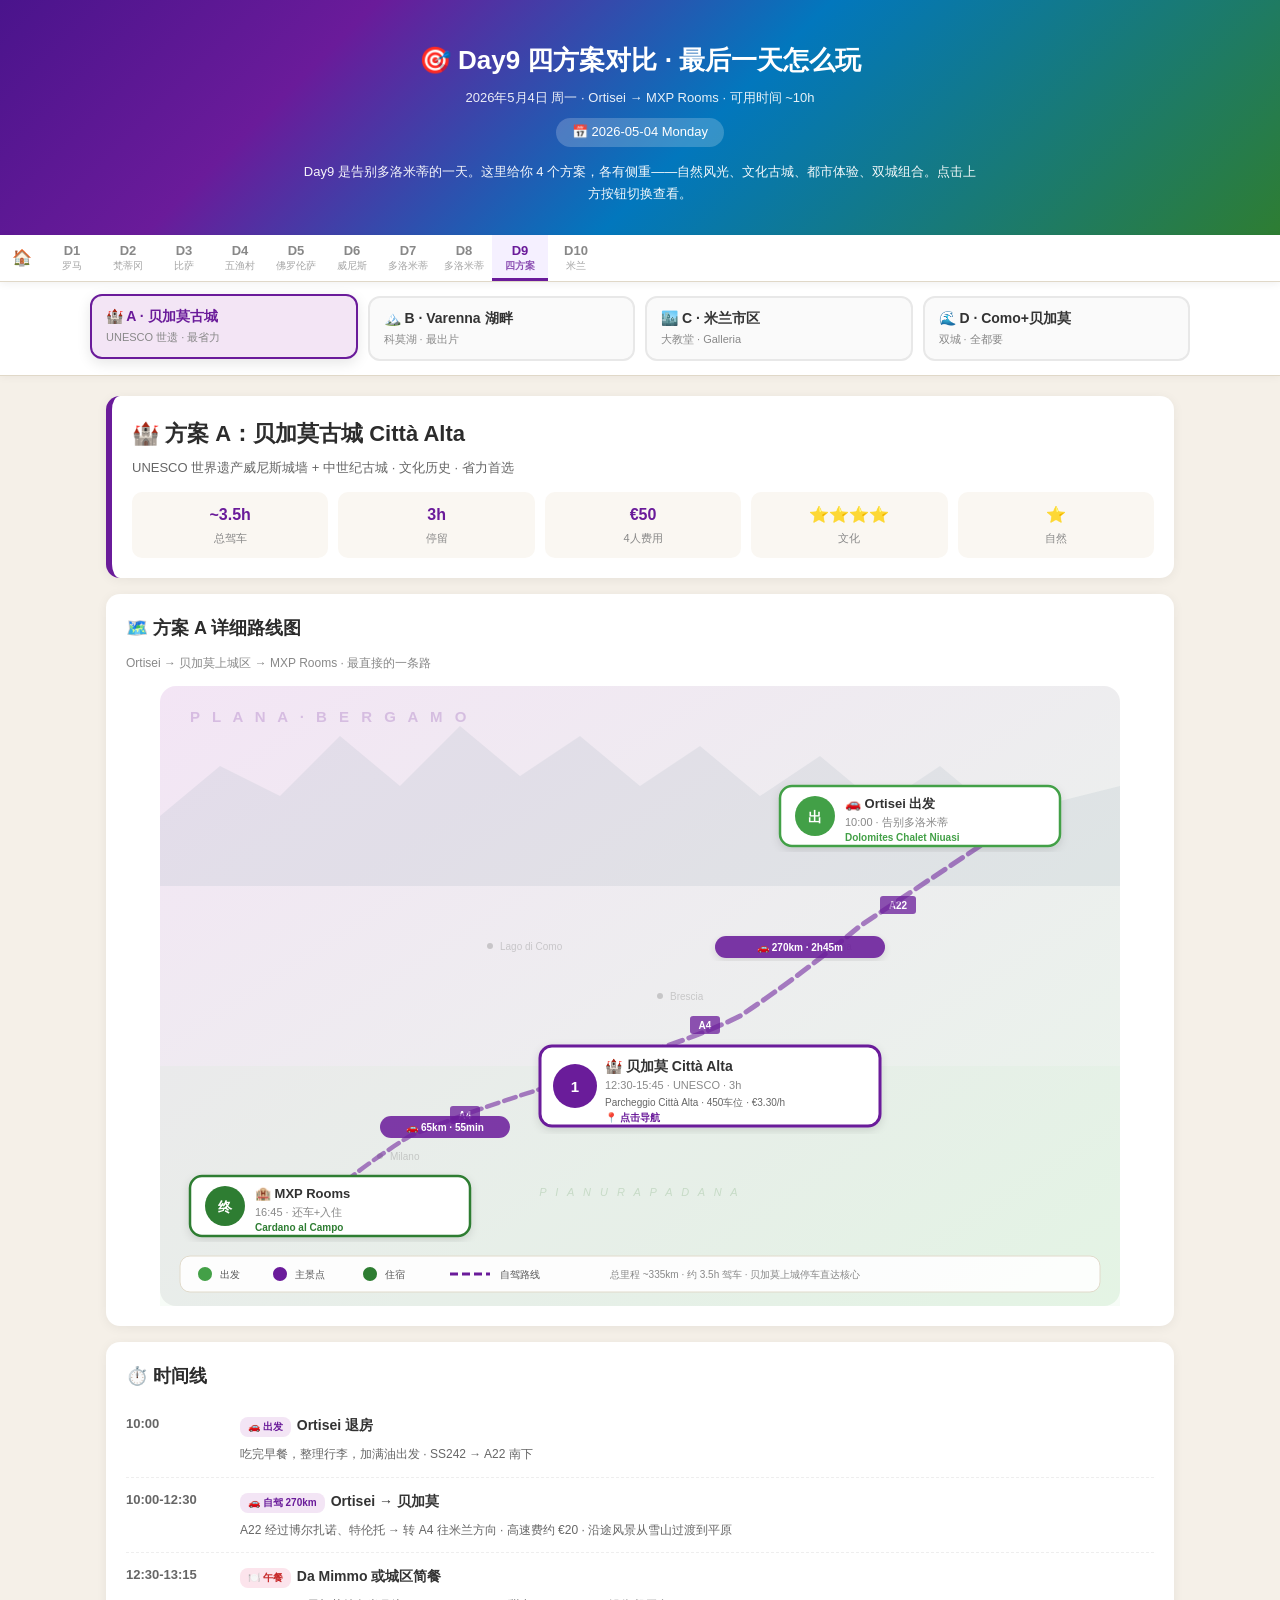
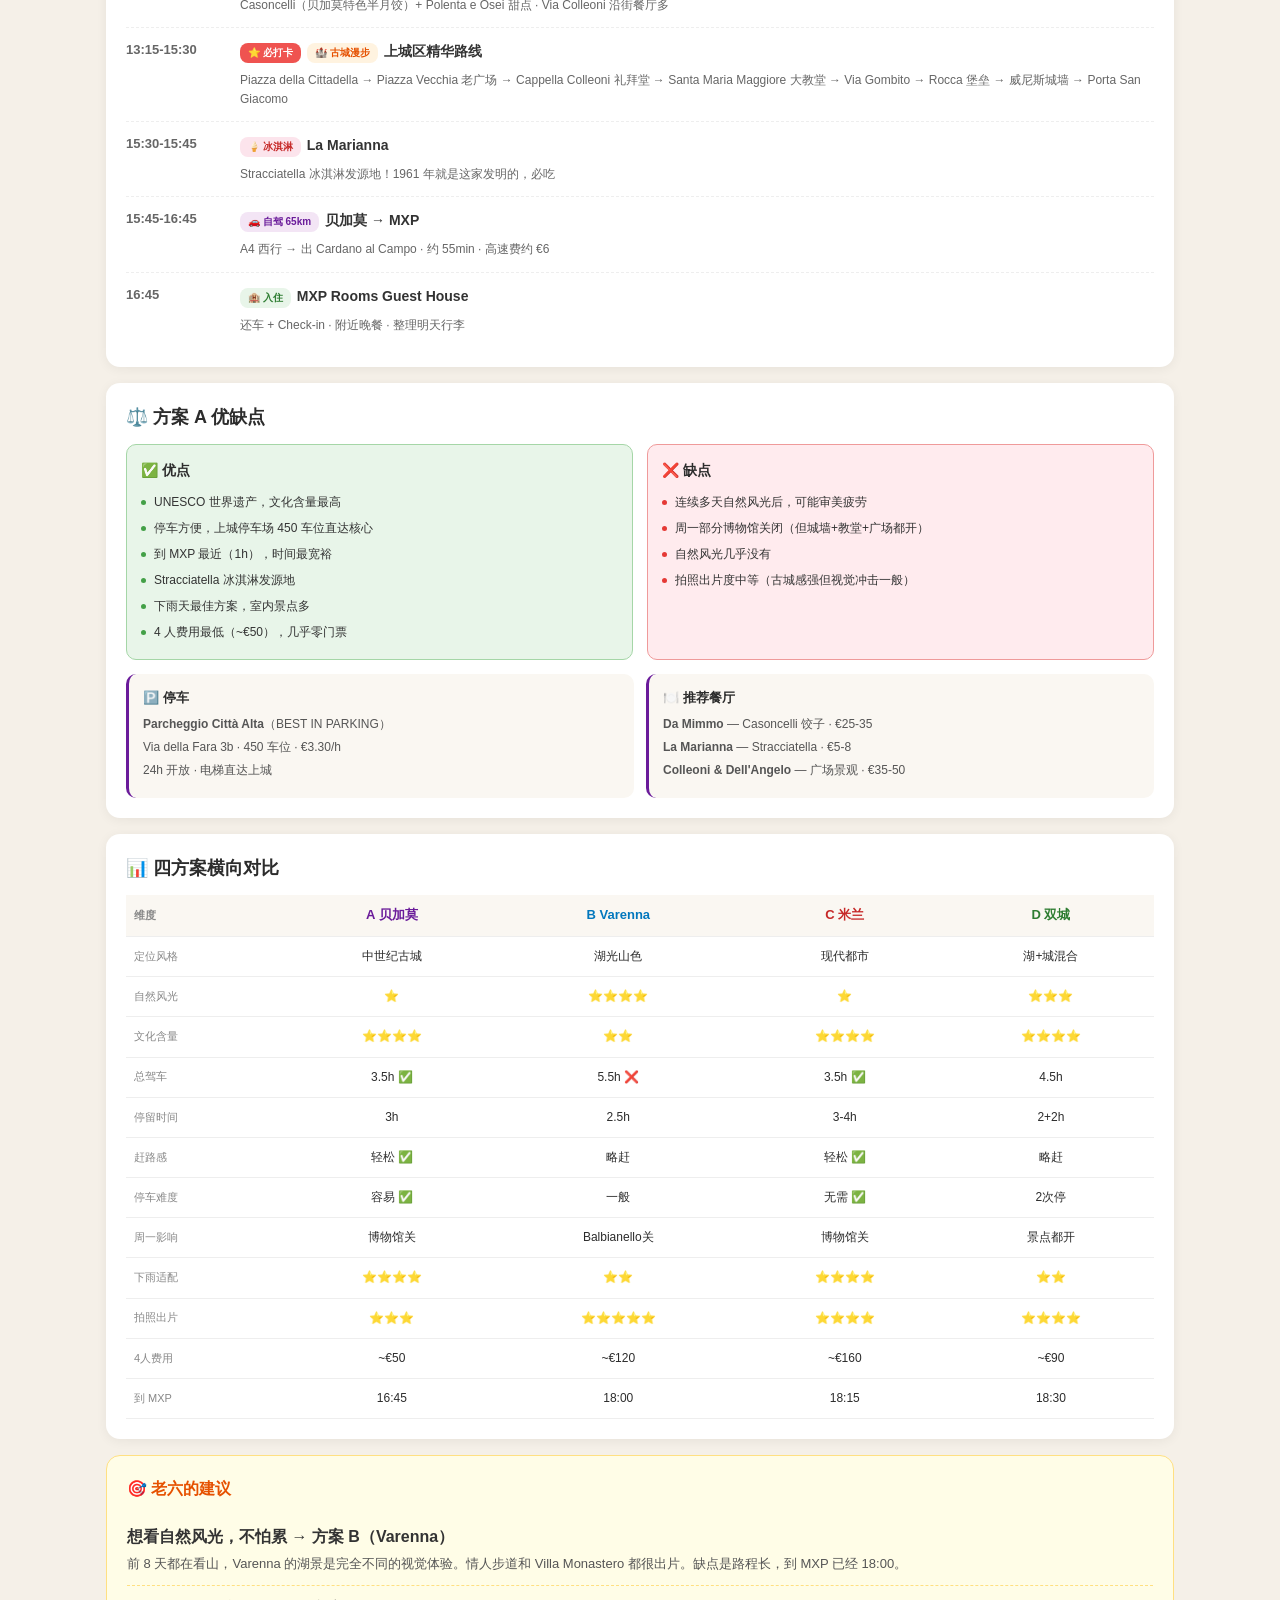
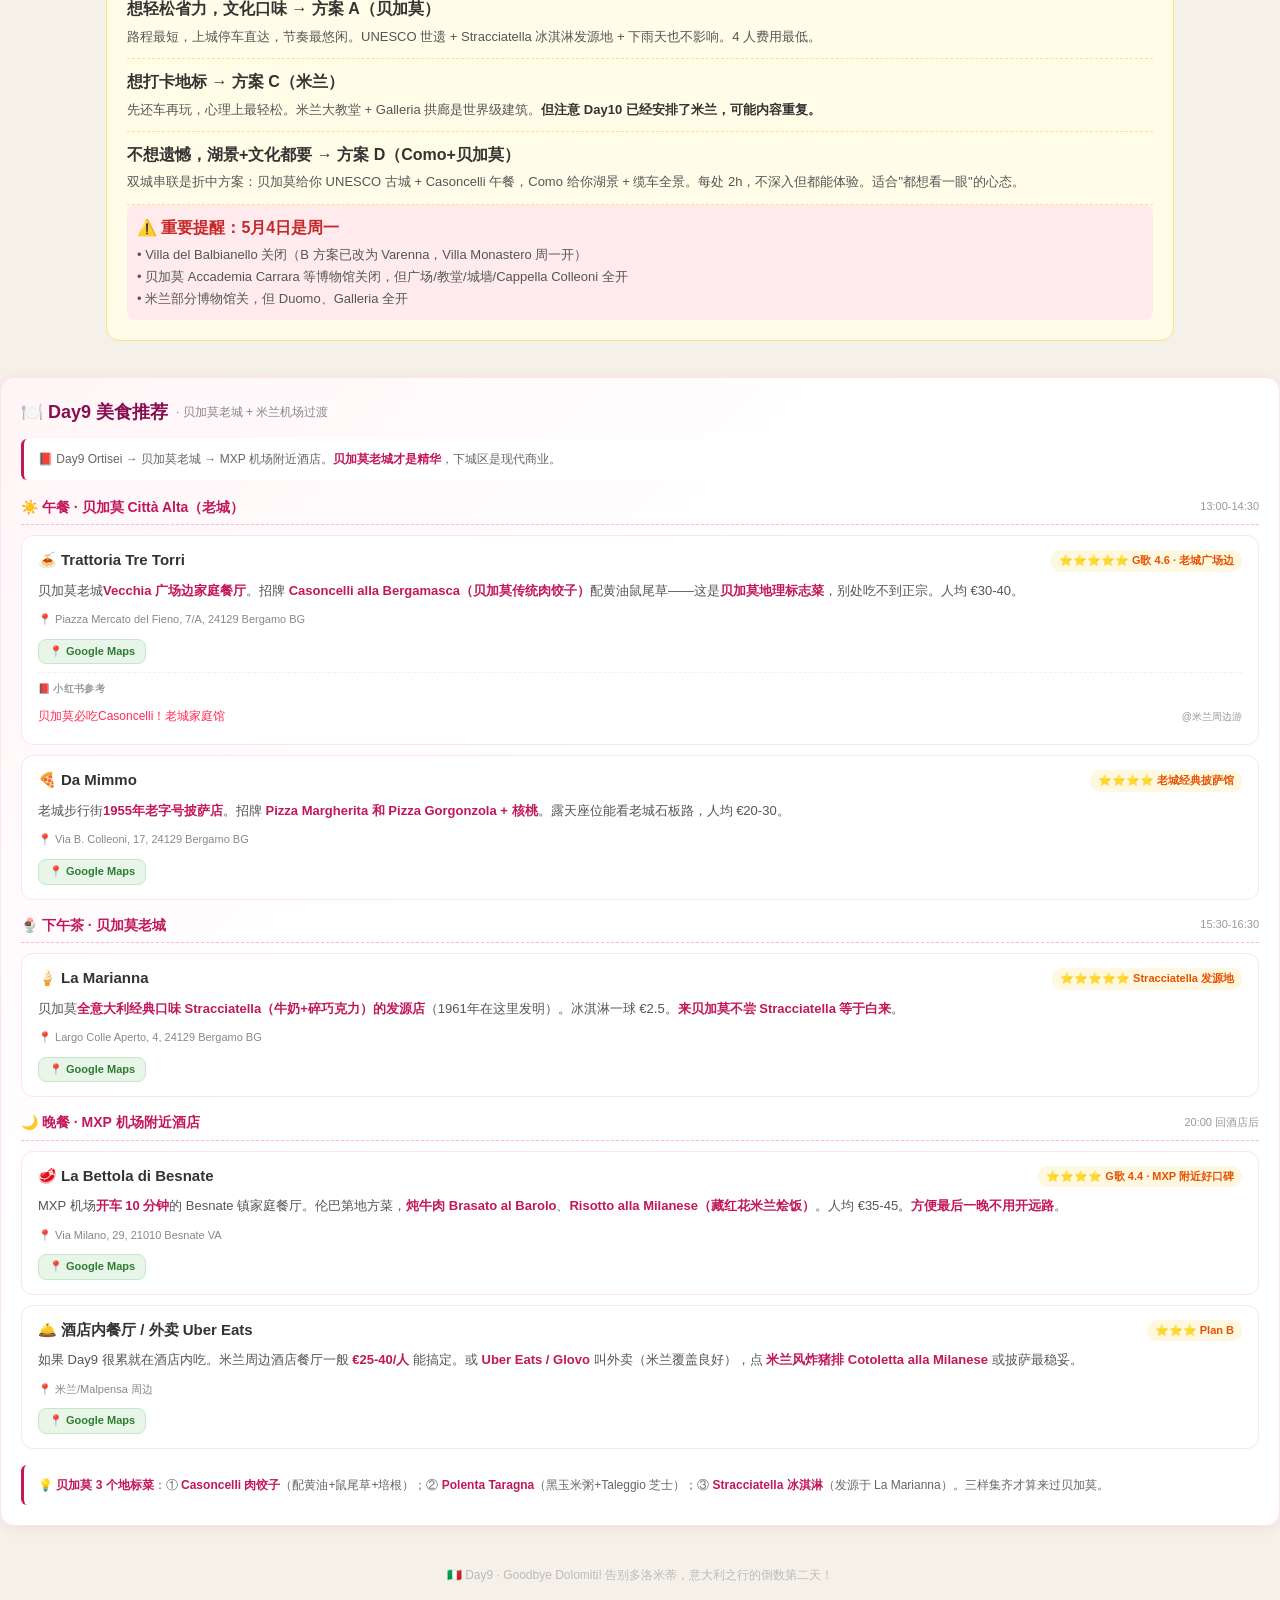
<file: day9.html>
<!DOCTYPE html>
<html lang="zh-CN">
<head>
<meta charset="UTF-8">
<meta name="viewport" content="width=device-width, initial-scale=1.0, maximum-scale=5.0">
<link rel="stylesheet" href="mobile-fix.css">
<title>Day9 四方案对比 | Ortisei → MXP</title>
<style>
  :root{--bg:#f5f0e8;--card:#fff;--text:#2c2c2c;--border:#e0d8c8;
        --a-color:#6a1b9a;--a-light:#f3e5f5;
        --b-color:#0277bd;--b-light:#e1f5fe;
        --c-color:#c62828;--c-light:#ffebee;
        --d-color:#2e7d32;--d-light:#e8f5e9;}
  *{margin:0;padding:0;box-sizing:border-box;}
  body{font-family:-apple-system,BlinkMacSystemFont,'Segoe UI',Roboto,sans-serif;background:var(--bg);color:var(--text);line-height:1.6;-webkit-text-size-adjust:100%;}
  .hero{background:linear-gradient(135deg,#4a148c 0%,#6a1b9a 25%,#0277bd 55%,#2e7d32 100%);color:white;padding:40px 20px 30px;text-align:center;}
  .hero h1{font-size:26px;margin-bottom:6px;}
  .hero .subtitle{font-size:13px;opacity:0.9;}
  .hero .date-badge{display:inline-block;background:rgba(255,255,255,0.2);padding:4px 16px;border-radius:20px;font-size:13px;margin-top:10px;}
  .hero .intro{margin-top:14px;font-size:13px;opacity:0.95;max-width:680px;margin:14px auto 0;line-height:1.7;}
  .day-tabs{display:flex;align-items:center;gap:0;background:#fff;border-bottom:1px solid #e0d8c8;overflow-x:auto;-webkit-overflow-scrolling:touch;scrollbar-width:none;position:sticky;top:0;z-index:200;box-shadow:0 2px 8px rgba(0,0,0,0.06);}
  .day-tabs::-webkit-scrollbar{display:none;}
  .day-tab{display:flex;flex-direction:column;align-items:center;justify-content:center;min-width:56px;padding:8px 6px 6px;text-decoration:none;color:#888;font-size:12px;font-weight:500;border-bottom:3px solid transparent;transition:all 0.2s;flex-shrink:0;line-height:1.2;}
  .day-tab:hover{color:#333;background:#f9f7f2;}
  .day-tab.active{color:#6a1b9a;font-weight:700;border-bottom-color:#6a1b9a;background:#f5f0ff;}
  .day-tab .tab-day{font-size:13px;font-weight:700;}.day-tab .tab-city{font-size:10px;margin-top:1px;opacity:0.75;}
  .day-tab-home{min-width:44px;padding:8px 10px 6px;font-size:16px;}
  .plan-selector{background:white;border-bottom:1px solid var(--border);padding:14px 12px;position:sticky;top:42px;z-index:190;box-shadow:0 2px 8px rgba(0,0,0,0.04);}
  .plan-selector-inner{max-width:1100px;margin:0 auto;display:grid;grid-template-columns:repeat(4,1fr);gap:10px;}
  .plan-btn{display:flex;flex-direction:column;align-items:flex-start;gap:4px;padding:12px 14px;border-radius:12px;border:2px solid #e8e8e8;background:#fafafa;cursor:pointer;transition:all .2s;text-align:left;}
  .plan-btn:hover{transform:translateY(-2px);}
  .plan-btn .pb-title{font-size:14px;font-weight:700;color:#333;}
  .plan-btn .pb-tag{font-size:11px;color:#888;line-height:1.4;}
  .plan-btn.active{box-shadow:0 4px 14px rgba(0,0,0,0.1);transform:translateY(-2px);}
  .plan-btn[data-plan="A"].active{border-color:var(--a-color);background:var(--a-light);} .plan-btn[data-plan="A"].active .pb-title{color:var(--a-color);}
  .plan-btn[data-plan="B"].active{border-color:var(--b-color);background:var(--b-light);} .plan-btn[data-plan="B"].active .pb-title{color:var(--b-color);}
  .plan-btn[data-plan="C"].active{border-color:var(--c-color);background:var(--c-light);} .plan-btn[data-plan="C"].active .pb-title{color:var(--c-color);}
  .plan-btn[data-plan="D"].active{border-color:var(--d-color);background:var(--d-light);} .plan-btn[data-plan="D"].active .pb-title{color:var(--d-color);}
  .container{max-width:1100px;margin:0 auto;padding:20px 16px;}
  .plan-panel{display:none;}
  .plan-panel.active{display:block;}
  .plan-header{background:var(--card);border-radius:14px;padding:20px;margin-bottom:16px;box-shadow:0 2px 12px rgba(0,0,0,0.06);border-left:6px solid #ccc;}
  .plan-panel[data-plan="A"] .plan-header{border-left-color:var(--a-color);}
  .plan-panel[data-plan="B"] .plan-header{border-left-color:var(--b-color);}
  .plan-panel[data-plan="C"] .plan-header{border-left-color:var(--c-color);}
  .plan-panel[data-plan="D"] .plan-header{border-left-color:var(--d-color);}
  .plan-header h2{font-size:22px;margin-bottom:6px;}
  .plan-header .subtitle{font-size:13px;color:#666;margin-bottom:14px;}
  .stats-bar{display:flex;gap:10px;flex-wrap:wrap;}
  .stat-item{flex:1;min-width:80px;text-align:center;padding:10px;background:#faf7f2;border-radius:10px;}
  .stat-item .num{font-size:16px;font-weight:700;}.stat-item .label{font-size:11px;color:#888;margin-top:2px;}
  .plan-panel[data-plan="A"] .stat-item .num{color:var(--a-color);}
  .plan-panel[data-plan="B"] .stat-item .num{color:var(--b-color);}
  .plan-panel[data-plan="C"] .stat-item .num{color:var(--c-color);}
  .plan-panel[data-plan="D"] .stat-item .num{color:var(--d-color);}
  .map-section,.timeline,.pros-cons,.compare-section{background:var(--card);border-radius:14px;padding:20px;margin-bottom:16px;box-shadow:0 2px 12px rgba(0,0,0,0.06);}
  .section-title{font-size:18px;font-weight:700;margin-bottom:12px;display:flex;align-items:center;gap:8px;}
  .map-caption{font-size:12px;color:#888;margin-bottom:12px;}
  .svg-wrap{width:100%;overflow-x:auto;-webkit-overflow-scrolling:touch;}
  .tl-row{display:grid;grid-template-columns:100px 1fr;gap:14px;padding:12px 0;border-bottom:1px dashed #eee;}
  .tl-row:last-child{border-bottom:none;}
  .tl-time{font-size:13px;font-weight:700;color:#666;}
  .tl-content .tl-title{font-size:14px;font-weight:600;color:#333;margin-bottom:4px;}
  .tl-content .tl-desc{font-size:12px;color:#666;line-height:1.6;}
  .tl-tag{display:inline-block;font-size:10px;padding:2px 8px;border-radius:8px;font-weight:600;margin-right:6px;margin-bottom:4px;}
  .tag-drive{background:#f3e5f5;color:#6a1b9a;}.tag-visit{background:#fff3e0;color:#e65100;}.tag-food{background:#fce4ec;color:#c62828;}.tag-hotel{background:#e8f5e9;color:#2e7d32;}.tag-must{background:#ef5350;color:white;}
  .pc-grid{display:grid;grid-template-columns:1fr 1fr;gap:14px;}
  .pc-card{padding:14px;border-radius:10px;}
  .pc-pros{background:#e8f5e9;border:1px solid #a5d6a7;}.pc-cons{background:#ffebee;border:1px solid #ef9a9a;}
  .pc-card h4{font-size:14px;margin-bottom:8px;}
  .pc-card ul{list-style:none;padding:0;}.pc-card li{font-size:12px;color:#333;padding:4px 0;line-height:1.5;}
  .pc-card li::before{content:"";display:inline-block;width:5px;height:5px;border-radius:50%;margin-right:8px;vertical-align:middle;}
  .pc-pros li::before{background:#43a047;}.pc-cons li::before{background:#e53935;}
  .info-grid{display:grid;grid-template-columns:1fr 1fr;gap:12px;margin-top:14px;}
  .info-card{padding:14px;background:#faf7f2;border-radius:10px;border-left:3px solid #ccc;}
  .plan-panel[data-plan="A"] .info-card{border-left-color:var(--a-color);}
  .plan-panel[data-plan="B"] .info-card{border-left-color:var(--b-color);}
  .plan-panel[data-plan="C"] .info-card{border-left-color:var(--c-color);}
  .plan-panel[data-plan="D"] .info-card{border-left-color:var(--d-color);}
  .info-card h4{font-size:13px;margin-bottom:6px;}
  .info-card p{font-size:12px;color:#555;line-height:1.6;margin-bottom:4px;}
  .compare-table{width:100%;border-collapse:collapse;font-size:12px;}
  .compare-table th,.compare-table td{padding:10px 8px;border-bottom:1px solid #eee;text-align:center;}
  .compare-table th{background:#faf7f2;font-weight:700;color:#555;font-size:13px;}
  .compare-table th:first-child,.compare-table td:first-child{text-align:left;color:#888;font-size:11px;}
  .compare-table .pa{color:var(--a-color);font-weight:600;}.compare-table .pb{color:var(--b-color);font-weight:600;}.compare-table .pc{color:var(--c-color);font-weight:600;}.compare-table .pd{color:var(--d-color);font-weight:600;}
  .advice{background:#fffde7;border:1px solid #ffe082;border-radius:14px;padding:20px;margin-bottom:16px;}
  .advice h3{font-size:16px;margin-bottom:12px;color:#e65100;}
  .advice-item{padding:10px 0;border-bottom:1px dashed #ffe082;}
  .advice-item:last-child{border-bottom:none;}
  .advice-item b{color:#333;}
  .advice-item p{font-size:13px;color:#555;line-height:1.7;margin-top:4px;}
  .footer{text-align:center;padding:20px;color:#bbb;font-size:12px;}
  @media(max-width:768px){.plan-selector-inner{grid-template-columns:repeat(2,1fr);}.info-grid,.pc-grid{grid-template-columns:1fr;}.hero h1{font-size:22px;}.stats-bar{gap:6px;}.stat-item{min-width:60px;padding:8px 4px;}.stat-item .num{font-size:13px;}.stat-item .label{font-size:10px;}.tl-row{grid-template-columns:80px 1fr;gap:10px;}.tl-time{font-size:11px;}.tl-content .tl-title{font-size:13px;}.container{padding:12px 10px;}.compare-table{font-size:11px;}.compare-table th,.compare-table td{padding:6px 4px;}}

  /* ===== 🍽️ 美食推荐模块（全局） ===== */
  .food-section {
    background: linear-gradient(135deg, #fff5f7 0%, #fff 40%);
    border-radius: 14px;
    padding: 20px;
    margin-bottom: 20px;
    box-shadow: 0 2px 12px rgba(194,24,91,0.08);
    border: 1px solid #fce4ec;
  }
  .food-section .section-title { color: #880e4f; }
  .food-intro {
    background: #fff;
    border-left: 3px solid #c2185b;
    padding: 10px 14px;
    border-radius: 6px;
    font-size: 12px;
    color: #666;
    margin-bottom: 16px;
    line-height: 1.7;
  }
  .food-intro strong { color: #c2185b; }
  .food-slot-title {
    font-size: 14px;
    font-weight: 700;
    color: #c2185b;
    margin: 14px 0 10px;
    display: flex;
    align-items: center;
    gap: 6px;
    padding-bottom: 6px;
    border-bottom: 1px dashed #f8bbd0;
  }
  .food-slot-title .slot-time {
    font-size: 11px;
    font-weight: 500;
    color: #999;
    margin-left: auto;
  }
  .food-card {
    background: #fff;
    border: 1px solid #fce4ec;
    border-radius: 12px;
    padding: 14px 16px;
    margin-bottom: 10px;
    transition: all 0.2s;
  }
  .food-card:hover { border-color: #c2185b; box-shadow: 0 4px 12px rgba(194,24,91,0.1); }
  .food-card-header {
    display: flex;
    align-items: flex-start;
    justify-content: space-between;
    gap: 10px;
    margin-bottom: 8px;
    flex-wrap: wrap;
  }
  .food-card-name {
    font-size: 15px;
    font-weight: 700;
    color: #333;
    line-height: 1.3;
  }
  .food-card-name .food-icon { color: #c2185b; margin-right: 4px; }
  .food-card-rating {
    font-size: 11px;
    background: #fff8e1;
    color: #e65100;
    padding: 2px 8px;
    border-radius: 10px;
    white-space: nowrap;
    font-weight: 600;
  }
  .food-card-desc {
    font-size: 13px;
    color: #555;
    line-height: 1.65;
    margin-bottom: 10px;
  }
  .food-card-desc strong { color: #c2185b; }
  .food-card-addr {
    font-size: 11px;
    color: #888;
    margin-bottom: 8px;
    display: flex;
    align-items: flex-start;
    gap: 4px;
  }
  .food-gmap-link {
    display: inline-flex;
    align-items: center;
    gap: 3px;
    background: #e8f5e9;
    color: #2e7d32;
    padding: 3px 10px;
    border-radius: 8px;
    font-size: 11px;
    font-weight: 600;
    text-decoration: none;
    border: 1px solid #c8e6c9;
    margin-right: 6px;
    transition: all 0.2s;
  }
  .food-gmap-link:hover { background: #2e7d32; color: white; }
  .food-xhs-block {
    margin-top: 8px;
    padding-top: 8px;
    border-top: 1px dashed #f0f0f0;
  }
  .food-xhs-title {
    font-size: 10px;
    color: #999;
    font-weight: 700;
    margin-bottom: 6px;
    letter-spacing: 0.3px;
  }
  .food-xhs-item {
    display: flex;
    align-items: center;
    gap: 6px;
    padding: 4px 0;
    font-size: 12px;
  }
  .food-xhs-item a {
    color: #fe2c55;
    text-decoration: none;
    font-weight: 500;
    flex: 1;
    overflow: hidden;
    text-overflow: ellipsis;
    white-space: nowrap;
  }
  .food-xhs-item a:hover { text-decoration: underline; }
  .food-xhs-item .xhs-meta {
    font-size: 10px;
    color: #999;
    white-space: nowrap;
  }
  @media (max-width: 640px) {
    .food-card-header { flex-direction: column; align-items: flex-start; gap: 4px; }
    .food-card-name { font-size: 14px; }
  }

</style>
</head>
<body>

<div class="hero">
  <h1>🎯 Day9 四方案对比 · 最后一天怎么玩</h1>
  <div class="subtitle">2026年5月4日 周一 · Ortisei → MXP Rooms · 可用时间 ~10h</div>
  <div class="date-badge">📅 2026-05-04 Monday</div>
  <div class="intro">Day9 是告别多洛米蒂的一天。这里给你 4 个方案，各有侧重——自然风光、文化古城、都市体验、双城组合。点击上方按钮切换查看。</div>
</div>

<div class="day-tabs" id="dayTabs">
  <a class="day-tab day-tab-home" href="index.html" title="首页">🏠</a>
  <a class="day-tab" href="day1.html"><span class="tab-day">D1</span><span class="tab-city">罗马</span></a>
  <a class="day-tab" href="day2.html"><span class="tab-day">D2</span><span class="tab-city">梵蒂冈</span></a>
  <a class="day-tab" href="day3.html"><span class="tab-day">D3</span><span class="tab-city">比萨</span></a>
  <a class="day-tab" href="day4.html"><span class="tab-day">D4</span><span class="tab-city">五渔村</span></a>
  <a class="day-tab" href="day5.html"><span class="tab-day">D5</span><span class="tab-city">佛罗伦萨</span></a>
  <a class="day-tab" href="day6.html"><span class="tab-day">D6</span><span class="tab-city">威尼斯</span></a>
  <a class="day-tab" href="day7.html"><span class="tab-day">D7</span><span class="tab-city">多洛米蒂</span></a>
  <a class="day-tab" href="day8.html"><span class="tab-day">D8</span><span class="tab-city">多洛米蒂</span></a>
  <a class="day-tab active" href="day9.html"><span class="tab-day">D9</span><span class="tab-city">四方案</span></a>
  <a class="day-tab" href="day10.html"><span class="tab-day">D10</span><span class="tab-city">米兰</span></a>
</div>

<div class="plan-selector">
  <div class="plan-selector-inner">
    <button class="plan-btn active" data-plan="A" onclick="showPlan('A')"><div class="pb-title">🏰 A · 贝加莫古城</div><div class="pb-tag">UNESCO 世遗 · 最省力</div></button>
    <button class="plan-btn" data-plan="B" onclick="showPlan('B')"><div class="pb-title">🏔️ B · Varenna 湖畔</div><div class="pb-tag">科莫湖 · 最出片</div></button>
    <button class="plan-btn" data-plan="C" onclick="showPlan('C')"><div class="pb-title">🏙️ C · 米兰市区</div><div class="pb-tag">大教堂 · Galleria</div></button>
    <button class="plan-btn" data-plan="D" onclick="showPlan('D')"><div class="pb-title">🌊 D · Como+贝加莫</div><div class="pb-tag">双城 · 全都要</div></button>
  </div>
</div>

<div class="container" id="panels">

<div class="plan-panel active" data-plan="A">
  <div class="plan-header">
    <h2>🏰 方案 A：贝加莫古城 Città Alta</h2>
    <div class="subtitle">UNESCO 世界遗产威尼斯城墙 + 中世纪古城 · 文化历史 · 省力首选</div>
    <div class="stats-bar">
      <div class="stat-item"><div class="num">~3.5h</div><div class="label">总驾车</div></div>
      <div class="stat-item"><div class="num">3h</div><div class="label">停留</div></div>
      <div class="stat-item"><div class="num">€50</div><div class="label">4人费用</div></div>
      <div class="stat-item"><div class="num">⭐⭐⭐⭐</div><div class="label">文化</div></div>
      <div class="stat-item"><div class="num">⭐</div><div class="label">自然</div></div>
    </div>
  </div>
  <div class="map-section">
    <h3 class="section-title">🗺️ 方案 A 详细路线图</h3>
    <p class="map-caption">Ortisei → 贝加莫上城区 → MXP Rooms · 最直接的一条路</p>
    <div class="svg-wrap">
    <svg viewBox="0 0 960 620" xmlns="http://www.w3.org/2000/svg" style="width:100%;max-width:960px;margin:0 auto;display:block;">
      <defs>
        <linearGradient id="bgA" x1="0%" y1="0%" x2="100%" y2="100%"><stop offset="0%" stop-color="#f3e5f5"/><stop offset="100%" stop-color="#e8f5e9"/></linearGradient>
        <filter id="shA"><feDropShadow dx="0" dy="3" stdDeviation="4" flood-color="rgba(0,0,0,0.12)"/></filter>
      </defs>
      <rect width="960" height="620" rx="16" fill="url(#bgA)"/>
      <text x="30" y="36" font-size="15" fill="#6a1b9a" letter-spacing="4" font-weight="700" opacity="0.2">P L A N  A  ·  B E R G A M O</text>
      <path d="M0,130 L60,80 L120,110 L180,50 L240,100 L300,40 L360,90 L420,50 L480,100 L540,60 L600,110 L660,70 L720,120 L780,80 L840,130 L960,100 L960,200 L0,200Z" fill="#90a4ae" opacity="0.15"/>
      <rect x="0" y="380" width="960" height="240" fill="#c8e6c9" opacity="0.15"/>
      <text x="480" y="510" font-size="11" fill="#689f63" opacity="0.25" font-style="italic" letter-spacing="3" text-anchor="middle">P I A N U R A  P A D A N A</text>
      <g font-size="10" fill="#999" opacity="0.45">
        <circle cx="830" cy="135" r="3"/><text x="840" y="139">Bolzano</text>
        <circle cx="650" cy="260" r="3"/><text x="660" y="264">Verona</text>
        <circle cx="500" cy="310" r="3"/><text x="510" y="314">Brescia</text>
        <circle cx="220" cy="470" r="3"/><text x="230" y="474">Milano</text>
        <circle cx="330" cy="260" r="3"/><text x="340" y="264">Lago di Como</text>
      </g>
      <g font-size="10" font-weight="700">
        <rect x="720" y="210" width="36" height="18" rx="3" fill="#6a1b9a" opacity="0.75"/><text x="738" y="223" fill="white" text-anchor="middle">A22</text>
        <rect x="530" y="330" width="30" height="18" rx="3" fill="#6a1b9a" opacity="0.75"/><text x="545" y="343" fill="white" text-anchor="middle">A4</text>
        <rect x="290" y="420" width="30" height="18" rx="3" fill="#6a1b9a" opacity="0.75"/><text x="305" y="433" fill="white" text-anchor="middle">A4</text>
      </g>
      <path d="M820,160 Q760,200 700,240 Q640,290 580,330 Q520,360 420,385" stroke="#6a1b9a" stroke-width="5" fill="none" stroke-dasharray="14,7" opacity="0.55" stroke-linecap="round"/>
      <path d="M390,400 Q310,425 250,450 Q210,475 180,500" stroke="#6a1b9a" stroke-width="4.5" fill="none" stroke-dasharray="12,6" opacity="0.55" stroke-linecap="round"/>
      <g font-size="11" font-weight="600">
        <rect x="555" y="250" width="170" height="22" rx="11" fill="#6a1b9a" opacity="0.88" filter="url(#shA)"/>
        <text x="640" y="265" fill="white" text-anchor="middle" font-size="10">🚗 270km · 2h45m</text>
        <rect x="220" y="430" width="130" height="22" rx="11" fill="#6a1b9a" opacity="0.85"/>
        <text x="285" y="445" fill="white" text-anchor="middle" font-size="10">🚗 65km · 55min</text>
      </g>
      <a href="https://www.google.com/maps/search/?api=1&amp;query=Ortisei" target="_blank">
        <g filter="url(#shA)" cursor="pointer">
          <rect x="620" y="100" width="280" height="60" rx="12" fill="white" stroke="#43a047" stroke-width="2.5"/>
          <circle cx="655" cy="130" r="20" fill="#43a047"/>
          <text x="655" y="136" text-anchor="middle" fill="white" font-size="14" font-weight="800">出</text>
          <text x="685" y="122" font-size="13" font-weight="700" fill="#333">🚗 Ortisei 出发</text>
          <text x="685" y="140" font-size="11" fill="#888">10:00 · 告别多洛米蒂</text>
          <text x="685" y="155" font-size="10" fill="#43a047" font-weight="600">Dolomites Chalet Niuasi</text>
        </g>
      </a>
      <a href="https://www.google.com/maps/search/?api=1&amp;query=Parcheggio+Citta+Alta+Bergamo" target="_blank">
        <g filter="url(#shA)" cursor="pointer">
          <rect x="380" y="360" width="340" height="80" rx="12" fill="white" stroke="#6a1b9a" stroke-width="3"/>
          <circle cx="415" cy="400" r="22" fill="#6a1b9a"/>
          <text x="415" y="406" text-anchor="middle" fill="white" font-size="15" font-weight="800">1</text>
          <text x="445" y="385" font-size="14" font-weight="700" fill="#333">🏰 贝加莫 Città Alta</text>
          <text x="445" y="403" font-size="11" fill="#888">12:30-15:45 · UNESCO · 3h</text>
          <text x="445" y="420" font-size="10" fill="#666">Parcheggio Città Alta · 450车位 · €3.30/h</text>
          <text x="445" y="435" font-size="10" fill="#6a1b9a" font-weight="600">📍 点击导航</text>
        </g>
      </a>
      <a href="https://www.google.com/maps/search/?api=1&amp;query=MXP+Rooms+Guest+House+Cardano+al+Campo" target="_blank">
        <g filter="url(#shA)" cursor="pointer">
          <rect x="30" y="490" width="280" height="60" rx="12" fill="white" stroke="#2e7d32" stroke-width="2.5"/>
          <circle cx="65" cy="520" r="20" fill="#2e7d32"/>
          <text x="65" y="526" text-anchor="middle" fill="white" font-size="14" font-weight="800">终</text>
          <text x="95" y="512" font-size="13" font-weight="700" fill="#333">🏨 MXP Rooms</text>
          <text x="95" y="530" font-size="11" fill="#888">16:45 · 还车+入住</text>
          <text x="95" y="545" font-size="10" fill="#2e7d32" font-weight="600">Cardano al Campo</text>
        </g>
      </a>
      <g transform="translate(20,570)">
        <rect width="920" height="36" rx="10" fill="white" opacity="0.92" stroke="#e0d8c8"/>
        <circle cx="25" cy="18" r="7" fill="#43a047"/><text x="40" y="22" font-size="10" fill="#555">出发</text>
        <circle cx="100" cy="18" r="7" fill="#6a1b9a"/><text x="115" y="22" font-size="10" fill="#555">主景点</text>
        <circle cx="190" cy="18" r="7" fill="#2e7d32"/><text x="205" y="22" font-size="10" fill="#555">住宿</text>
        <line x1="270" y1="18" x2="310" y2="18" stroke="#6a1b9a" stroke-width="3" stroke-dasharray="8,4"/><text x="320" y="22" font-size="10" fill="#555">自驾路线</text>
        <text x="430" y="22" font-size="10" fill="#888">总里程 ~335km · 约 3.5h 驾车 · 贝加莫上城停车直达核心</text>
      </g>
    </svg>
    </div>
  </div>
  <div class="timeline">
    <h3 class="section-title">⏱️ 时间线</h3>
    <div class="tl-row"><div class="tl-time">10:00</div><div class="tl-content"><div class="tl-title"><span class="tl-tag tag-drive">🚗 出发</span>Ortisei 退房</div><div class="tl-desc">吃完早餐，整理行李，加满油出发 · SS242 → A22 南下</div></div></div>
    <div class="tl-row"><div class="tl-time">10:00-12:30</div><div class="tl-content"><div class="tl-title"><span class="tl-tag tag-drive">🚗 自驾 270km</span>Ortisei → 贝加莫</div><div class="tl-desc">A22 经过博尔扎诺、特伦托 → 转 A4 往米兰方向 · 高速费约 €20 · 沿途风景从雪山过渡到平原</div></div></div>
    <div class="tl-row"><div class="tl-time">12:30-13:15</div><div class="tl-content"><div class="tl-title"><span class="tl-tag tag-food">🍽️ 午餐</span>Da Mimmo 或城区简餐</div><div class="tl-desc">Casoncelli（贝加莫特色半月饺）+ Polenta e Osei 甜点 · Via Colleoni 沿街餐厅多</div></div></div>
    <div class="tl-row"><div class="tl-time">13:15-15:30</div><div class="tl-content"><div class="tl-title"><span class="tl-tag tag-must">⭐ 必打卡</span><span class="tl-tag tag-visit">🏰 古城漫步</span>上城区精华路线</div><div class="tl-desc">Piazza della Cittadella → Piazza Vecchia 老广场 → Cappella Colleoni 礼拜堂 → Santa Maria Maggiore 大教堂 → Via Gombito → Rocca 堡垒 → 威尼斯城墙 → Porta San Giacomo</div></div></div>
    <div class="tl-row"><div class="tl-time">15:30-15:45</div><div class="tl-content"><div class="tl-title"><span class="tl-tag tag-food">🍦 冰淇淋</span>La Marianna</div><div class="tl-desc">Stracciatella 冰淇淋发源地！1961 年就是这家发明的，必吃</div></div></div>
    <div class="tl-row"><div class="tl-time">15:45-16:45</div><div class="tl-content"><div class="tl-title"><span class="tl-tag tag-drive">🚗 自驾 65km</span>贝加莫 → MXP</div><div class="tl-desc">A4 西行 → 出 Cardano al Campo · 约 55min · 高速费约 €6</div></div></div>
    <div class="tl-row"><div class="tl-time">16:45</div><div class="tl-content"><div class="tl-title"><span class="tl-tag tag-hotel">🏨 入住</span>MXP Rooms Guest House</div><div class="tl-desc">还车 + Check-in · 附近晚餐 · 整理明天行李</div></div></div>
  </div>
  <div class="pros-cons">
    <h3 class="section-title">⚖️ 方案 A 优缺点</h3>
    <div class="pc-grid">
      <div class="pc-card pc-pros"><h4>✅ 优点</h4><ul>
        <li>UNESCO 世界遗产，文化含量最高</li>
        <li>停车方便，上城停车场 450 车位直达核心</li>
        <li>到 MXP 最近（1h），时间最宽裕</li>
        <li>Stracciatella 冰淇淋发源地</li>
        <li>下雨天最佳方案，室内景点多</li>
        <li>4 人费用最低（~€50），几乎零门票</li>
      </ul></div>
      <div class="pc-card pc-cons"><h4>❌ 缺点</h4><ul>
        <li>连续多天自然风光后，可能审美疲劳</li>
        <li>周一部分博物馆关闭（但城墙+教堂+广场都开）</li>
        <li>自然风光几乎没有</li>
        <li>拍照出片度中等（古城感强但视觉冲击一般）</li>
      </ul></div>
    </div>
    <div class="info-grid">
      <div class="info-card"><h4>🅿️ 停车</h4>
        <p><b>Parcheggio Città Alta</b>（BEST IN PARKING）</p>
        <p>Via della Fara 3b · 450 车位 · €3.30/h</p>
        <p>24h 开放 · 电梯直达上城</p>
      </div>
      <div class="info-card"><h4>🍽️ 推荐餐厅</h4>
        <p><b>Da Mimmo</b> — Casoncelli 饺子 · €25-35</p>
        <p><b>La Marianna</b> — Stracciatella · €5-8</p>
        <p><b>Colleoni & Dell'Angelo</b> — 广场景观 · €35-50</p>
      </div>
    </div>
  </div>
</div>

<div class="plan-panel" data-plan="B">
  <div class="plan-header">
    <h2>🏔️ 方案 B：科莫湖 Varenna（B+ 版）</h2>
    <div class="subtitle">科莫湖最宁静的湖畔小镇 · Villa Monastero 花园 + 情人步道 · 自然风光</div>
    <div class="stats-bar">
      <div class="stat-item"><div class="num">~5.5h</div><div class="label">总驾车</div></div>
      <div class="stat-item"><div class="num">2.5h</div><div class="label">停留</div></div>
      <div class="stat-item"><div class="num">€120</div><div class="label">4人费用</div></div>
      <div class="stat-item"><div class="num">⭐⭐⭐⭐</div><div class="label">自然</div></div>
      <div class="stat-item"><div class="num">⭐⭐⭐⭐⭐</div><div class="label">出片</div></div>
    </div>
  </div>
  <div class="map-section">
    <h3 class="section-title">🗺️ 方案 B 详细路线图</h3>
    <p class="map-caption">Ortisei → Varenna 湖畔小镇（绕行科莫湖东岸）→ MXP Rooms · 路程最长但最出片</p>
    <div class="svg-wrap">
    <svg viewBox="0 0 960 620" xmlns="http://www.w3.org/2000/svg" style="width:100%;max-width:960px;margin:0 auto;display:block;">
      <defs>
        <linearGradient id="bgB" x1="0%" y1="0%" x2="100%" y2="100%"><stop offset="0%" stop-color="#e1f5fe"/><stop offset="100%" stop-color="#e8f5e9"/></linearGradient>
        <linearGradient id="lakeGrad" x1="0%" y1="0%" x2="0%" y2="100%"><stop offset="0%" stop-color="#4fc3f7"/><stop offset="100%" stop-color="#0288d1"/></linearGradient>
        <filter id="shB"><feDropShadow dx="0" dy="3" stdDeviation="4" flood-color="rgba(0,0,0,0.12)"/></filter>
      </defs>
      <rect width="960" height="620" rx="16" fill="url(#bgB)"/>
      <text x="30" y="36" font-size="15" fill="#0277bd" letter-spacing="4" font-weight="700" opacity="0.2">P L A N  B  ·  L A K E  C O M O</text>
      <path d="M600,130 L660,80 L720,110 L780,60 L840,100 L960,80 L960,180 L600,180Z" fill="#90a4ae" opacity="0.18"/>
      <path d="M0,160 L80,100 L160,130 L240,80 L320,120 L400,90 L480,130 L560,100 L560,200 L0,200Z" fill="#90a4ae" opacity="0.18"/>
      <path d="M280,130 Q260,220 270,290 Q280,360 300,410 L340,410 Q320,360 310,290 Q305,230 320,150 Q310,135 295,130 Z" fill="url(#lakeGrad)" opacity="0.55"/>
      <path d="M320,290 Q380,300 430,350 L430,380 Q370,340 320,320 Z" fill="url(#lakeGrad)" opacity="0.55"/>
      <text x="270" y="260" font-size="12" fill="#01579b" font-weight="700" opacity="0.75">Lago di</text>
      <text x="270" y="275" font-size="12" fill="#01579b" font-weight="700" opacity="0.75">Como</text>
      <rect x="0" y="420" width="960" height="200" fill="#c8e6c9" opacity="0.15"/>
      <g font-size="10" fill="#999" opacity="0.5">
        <circle cx="820" cy="135" r="3"/><text x="830" y="139">Bolzano</text>
        <circle cx="650" cy="230" r="3"/><text x="660" y="234">Verona</text>
        <circle cx="500" cy="290" r="3"/><text x="510" y="294">Brescia</text>
        <circle cx="380" cy="340" r="3"/><text x="390" y="344">Lecco</text>
        <circle cx="220" cy="450" r="3"/><text x="230" y="454">Milano</text>
        <circle cx="420" cy="420" r="3"/><text x="430" y="424">Bergamo</text>
      </g>
      <g font-size="10" font-weight="700">
        <rect x="710" y="200" width="36" height="18" rx="3" fill="#0277bd" opacity="0.75"/><text x="728" y="213" fill="white" text-anchor="middle">A22</text>
        <rect x="520" y="310" width="30" height="18" rx="3" fill="#0277bd" opacity="0.75"/><text x="535" y="323" fill="white" text-anchor="middle">A4</text>
        <rect x="400" y="360" width="36" height="18" rx="3" fill="#0277bd" opacity="0.75"/><text x="418" y="373" fill="white" text-anchor="middle">SS36</text>
        <rect x="260" y="480" width="30" height="18" rx="3" fill="#0277bd" opacity="0.75"/><text x="275" y="493" fill="white" text-anchor="middle">A8</text>
      </g>
      <path d="M810,150 Q720,200 630,240 Q530,290 450,330 Q400,360 360,330 Q340,310 310,290" stroke="#0277bd" stroke-width="5" fill="none" stroke-dasharray="14,7" opacity="0.6" stroke-linecap="round"/>
      <path d="M305,310 Q330,380 310,440 Q270,470 220,490 Q190,500 170,500" stroke="#0277bd" stroke-width="4.5" fill="none" stroke-dasharray="12,6" opacity="0.6" stroke-linecap="round"/>
      <g font-size="11" font-weight="600">
        <rect x="500" y="220" width="170" height="22" rx="11" fill="#0277bd" opacity="0.88" filter="url(#shB)"/>
        <text x="585" y="235" fill="white" text-anchor="middle" font-size="10">🚗 355km · 3h45m</text>
        <rect x="220" y="465" width="140" height="22" rx="11" fill="#0277bd" opacity="0.88"/>
        <text x="290" y="480" fill="white" text-anchor="middle" font-size="10">🚗 130km · 1h45m</text>
      </g>
      <a href="https://www.google.com/maps/search/?api=1&amp;query=Ortisei" target="_blank">
        <g filter="url(#shB)" cursor="pointer">
          <rect x="620" y="95" width="280" height="60" rx="12" fill="white" stroke="#43a047" stroke-width="2.5"/>
          <circle cx="655" cy="125" r="20" fill="#43a047"/>
          <text x="655" y="131" text-anchor="middle" fill="white" font-size="14" font-weight="800">出</text>
          <text x="685" y="117" font-size="13" font-weight="700" fill="#333">🚗 Ortisei 出发</text>
          <text x="685" y="135" font-size="11" fill="#888">10:00 · 最长路程日</text>
          <text x="685" y="150" font-size="10" fill="#43a047" font-weight="600">Dolomites Chalet Niuasi</text>
        </g>
      </a>
      <a href="https://www.google.com/maps/search/?api=1&amp;query=Varenna+Lago+di+Como" target="_blank">
        <g filter="url(#shB)" cursor="pointer">
          <rect x="60" y="250" width="230" height="90" rx="12" fill="white" stroke="#0277bd" stroke-width="3"/>
          <circle cx="90" cy="295" r="22" fill="#0277bd"/>
          <text x="90" y="301" text-anchor="middle" fill="white" font-size="15" font-weight="800">1</text>
          <text x="120" y="275" font-size="14" font-weight="700" fill="#333">🏔️ Varenna 湖畔</text>
          <text x="120" y="292" font-size="11" fill="#888">13:45-16:15 · 2.5h</text>
          <text x="120" y="308" font-size="10" fill="#666">Villa Monastero 花园</text>
          <text x="120" y="321" font-size="10" fill="#666">情人步道 · 彩色老城</text>
          <text x="120" y="335" font-size="10" fill="#0277bd" font-weight="600">📍 点击导航</text>
        </g>
      </a>
      <a href="https://www.google.com/maps/search/?api=1&amp;query=MXP+Rooms+Guest+House+Cardano+al+Campo" target="_blank">
        <g filter="url(#shB)" cursor="pointer">
          <rect x="30" y="470" width="260" height="60" rx="12" fill="white" stroke="#2e7d32" stroke-width="2.5"/>
          <circle cx="60" cy="500" r="20" fill="#2e7d32"/>
          <text x="60" y="506" text-anchor="middle" fill="white" font-size="14" font-weight="800">终</text>
          <text x="90" y="492" font-size="13" font-weight="700" fill="#333">🏨 MXP Rooms</text>
          <text x="90" y="510" font-size="11" fill="#888">18:00 · 还车+入住</text>
          <text x="90" y="525" font-size="10" fill="#2e7d32" font-weight="600">Cardano al Campo</text>
        </g>
      </a>
      <g transform="translate(20,570)">
        <rect width="920" height="36" rx="10" fill="white" opacity="0.92" stroke="#e0d8c8"/>
        <circle cx="25" cy="18" r="7" fill="#43a047"/><text x="40" y="22" font-size="10" fill="#555">出发</text>
        <circle cx="100" cy="18" r="7" fill="#0277bd"/><text x="115" y="22" font-size="10" fill="#555">主景点</text>
        <circle cx="190" cy="18" r="7" fill="#2e7d32"/><text x="205" y="22" font-size="10" fill="#555">住宿</text>
        <line x1="270" y1="18" x2="310" y2="18" stroke="#0277bd" stroke-width="3" stroke-dasharray="8,4"/><text x="320" y="22" font-size="10" fill="#555">自驾路线</text>
        <text x="430" y="22" font-size="10" fill="#888">总里程 ~485km · 约 5.5h · Villa Balbianello 周一关！改去 Varenna</text>
      </g>
    </svg>
    </div>
  </div>
  <div class="timeline">
    <h3 class="section-title">⏱️ 时间线</h3>
    <div class="tl-row"><div class="tl-time">10:00</div><div class="tl-content"><div class="tl-title"><span class="tl-tag tag-drive">🚗 出发</span>Ortisei 退房</div><div class="tl-desc">今天开得远，建议早点吃早餐 · SS242 → A22 南下</div></div></div>
    <div class="tl-row"><div class="tl-time">10:00-13:45</div><div class="tl-content"><div class="tl-title"><span class="tl-tag tag-drive">🚗 自驾 355km</span>Ortisei → Varenna</div><div class="tl-desc">A22 → A4 西行 → 在 Lecco 出高速转 SS36 沿湖北上 · 最后 30km 湖畔公路风景好但不快 · 高速费约 €30</div></div></div>
    <div class="tl-row"><div class="tl-time">13:45-14:30</div><div class="tl-content"><div class="tl-title"><span class="tl-tag tag-food">🍽️ 午餐</span>湖边餐厅</div><div class="tl-desc">Il Caminetto 或 Vecchia Varenna，露台能看到整个湖面</div></div></div>
    <div class="tl-row"><div class="tl-time">14:30-15:30</div><div class="tl-content"><div class="tl-title"><span class="tl-tag tag-must">⭐ 必打卡</span><span class="tl-tag tag-visit">🌺 花园</span>Villa Monastero</div><div class="tl-desc">湖畔别墅 + 花园步道 · 柠檬树、雕塑、科莫湖全景 · €10/人（周一开放！）</div></div></div>
    <div class="tl-row"><div class="tl-time">15:30-16:15</div><div class="tl-content"><div class="tl-title"><span class="tl-tag tag-visit">🚶 漫步</span>情人步道 + 老城</div><div class="tl-desc">Passeggiata degli Innamorati 悬崖栈道紧贴湖面 → Piazza San Giorgio → 彩色老街</div></div></div>
    <div class="tl-row"><div class="tl-time">16:15-18:00</div><div class="tl-content"><div class="tl-title"><span class="tl-tag tag-drive">🚗 自驾 130km</span>Varenna → MXP</div><div class="tl-desc">原路返回 SS36 → A4 → 出 Cardano al Campo · 约 1h45m · 高速费约 €10</div></div></div>
    <div class="tl-row"><div class="tl-time">18:00</div><div class="tl-content"><div class="tl-title"><span class="tl-tag tag-hotel">🏨 入住</span>MXP Rooms Guest House</div><div class="tl-desc">还车 + Check-in · 附近晚餐（时间稍晚）</div></div></div>
  </div>
  <div class="pros-cons">
    <h3 class="section-title">⚖️ 方案 B 优缺点</h3>
    <div class="pc-grid">
      <div class="pc-card pc-pros"><h4>✅ 优点</h4><ul>
        <li>科莫湖名气最大，"到此一游"满足感强</li>
        <li>湖光山色与前几天山景形成对比</li>
        <li>情人步道 + 彩色老城拍照出片度 MAX</li>
        <li>Villa Monastero 花园周一正常开放</li>
        <li>Varenna 比 Bellagio 安静十倍，游客少</li>
        <li>自然风光体验最好</li>
      </ul></div>
      <div class="pc-card pc-cons"><h4>❌ 缺点</h4><ul>
        <li>驾车时间最长（5.5h），比较累</li>
        <li>到 MXP 最远（1h45m）</li>
        <li>Varenna 停车位有限，要早到</li>
        <li>Villa del Balbianello 周一关闭无法去</li>
        <li>下雨天体验大打折扣</li>
        <li>4 人费用较高（~€120，含花园门票）</li>
      </ul></div>
    </div>
    <div class="info-grid">
      <div class="info-card"><h4>🅿️ 停车</h4>
        <p><b>Parcheggio Varenna</b>（沿湖）€2/h</p>
        <p>周一下午游客少，位置相对好找</p>
        <p>备选：Parcheggio Olivedo（车站附近）</p>
      </div>
      <div class="info-card"><h4>🍽️ 推荐餐厅</h4>
        <p><b>Il Caminetto</b> — 传统 lombardo · €30-45</p>
        <p><b>Vecchia Varenna</b> — 湖景露台 · €40-60</p>
        <p><b>Nilus Bar</b> — 轻食+精酿 · €15-25</p>
      </div>
    </div>
  </div>
</div>

<div class="plan-panel" data-plan="C">
  <div class="plan-header">
    <h2>🏙️ 方案 C：米兰市区半日游</h2>
    <div class="subtitle">先还车放行李再玩 · 大教堂 + Galleria 拱廊 + 时尚四边形 · 都市地标</div>
    <div class="stats-bar">
      <div class="stat-item"><div class="num">~3.5h</div><div class="label">驾车</div></div>
      <div class="stat-item"><div class="num">3-4h</div><div class="label">市区</div></div>
      <div class="stat-item"><div class="num">€160</div><div class="label">4人费用</div></div>
      <div class="stat-item"><div class="num">⭐⭐⭐⭐</div><div class="label">文化</div></div>
      <div class="stat-item"><div class="num">⭐⭐⭐⭐⭐</div><div class="label">地标</div></div>
    </div>
  </div>
  <div class="map-section">
    <h3 class="section-title">🗺️ 方案 C 详细路线图</h3>
    <p class="map-caption">Ortisei → MXP 先还车 → Malpensa Express 火车进米兰 → 城中心步行 → 火车回酒店</p>
    <div class="svg-wrap">
    <svg viewBox="0 0 960 620" xmlns="http://www.w3.org/2000/svg" style="width:100%;max-width:960px;margin:0 auto;display:block;">
      <defs>
        <linearGradient id="bgC" x1="0%" y1="0%" x2="100%" y2="100%"><stop offset="0%" stop-color="#ffebee"/><stop offset="100%" stop-color="#fff3e0"/></linearGradient>
        <filter id="shC"><feDropShadow dx="0" dy="3" stdDeviation="4" flood-color="rgba(0,0,0,0.12)"/></filter>
      </defs>
      <rect width="960" height="620" rx="16" fill="url(#bgC)"/>
      <text x="30" y="36" font-size="15" fill="#c62828" letter-spacing="4" font-weight="700" opacity="0.2">P L A N  C  ·  M I L A N O</text>
      <path d="M500,130 L560,80 L620,110 L680,60 L740,100 L800,70 L860,110 L960,80 L960,180 L500,180Z" fill="#90a4ae" opacity="0.15"/>
      <rect x="0" y="350" width="960" height="270" fill="#c8e6c9" opacity="0.15"/>
      <g font-size="10" fill="#999" opacity="0.5">
        <circle cx="750" cy="145" r="3"/><text x="760" y="149">Bolzano</text>
        <circle cx="600" cy="220" r="3"/><text x="610" y="224">Verona</text>
        <circle cx="450" cy="280" r="3"/><text x="460" y="284">Brescia</text>
        <circle cx="330" cy="340" r="3"/><text x="340" y="344">Bergamo</text>
      </g>
      <g font-size="10" font-weight="700">
        <rect x="680" y="220" width="36" height="18" rx="3" fill="#c62828" opacity="0.75"/><text x="698" y="233" fill="white" text-anchor="middle">A22</text>
        <rect x="450" y="310" width="30" height="18" rx="3" fill="#c62828" opacity="0.75"/><text x="465" y="323" fill="white" text-anchor="middle">A4</text>
      </g>
      <path d="M780,150 Q700,190 620,230 Q540,270 440,305 Q340,340 240,370 Q180,390 140,415" stroke="#c62828" stroke-width="5" fill="none" stroke-dasharray="14,7" opacity="0.6" stroke-linecap="round"/>
      <path d="M140,430 Q220,500 300,530" stroke="#c62828" stroke-width="3" fill="none" stroke-dasharray="4,4" opacity="0.8" stroke-linecap="round"/>
      <g font-size="10" font-weight="600">
        <rect x="160" y="470" width="110" height="20" rx="10" fill="#c62828" opacity="0.88"/>
        <text x="215" y="484" fill="white" text-anchor="middle" font-size="10">🚆 35min €13</text>
      </g>
      <g font-size="11" font-weight="600">
        <rect x="440" y="200" width="170" height="22" rx="11" fill="#c62828" opacity="0.88" filter="url(#shC)"/>
        <text x="525" y="215" fill="white" text-anchor="middle" font-size="10">🚗 335km · 3h30m</text>
      </g>
      <a href="https://www.google.com/maps/search/?api=1&amp;query=Ortisei" target="_blank">
        <g filter="url(#shC)" cursor="pointer">
          <rect x="570" y="95" width="280" height="60" rx="12" fill="white" stroke="#43a047" stroke-width="2.5"/>
          <circle cx="605" cy="125" r="20" fill="#43a047"/>
          <text x="605" y="131" text-anchor="middle" fill="white" font-size="14" font-weight="800">出</text>
          <text x="635" y="117" font-size="13" font-weight="700" fill="#333">🚗 Ortisei 出发</text>
          <text x="635" y="135" font-size="11" fill="#888">10:00 · 直奔机场</text>
          <text x="635" y="150" font-size="10" fill="#43a047" font-weight="600">Dolomites Chalet Niuasi</text>
        </g>
      </a>
      <a href="https://www.google.com/maps/search/?api=1&amp;query=MXP+Rooms+Guest+House+Cardano+al+Campo" target="_blank">
        <g filter="url(#shC)" cursor="pointer">
          <rect x="30" y="380" width="230" height="65" rx="12" fill="white" stroke="#2e7d32" stroke-width="2.5"/>
          <circle cx="60" cy="412" r="20" fill="#2e7d32"/>
          <text x="60" y="418" text-anchor="middle" fill="white" font-size="13" font-weight="800">还</text>
          <text x="90" y="400" font-size="13" font-weight="700" fill="#333">🏨 MXP Rooms</text>
          <text x="90" y="418" font-size="10" fill="#888">13:30 · 先还车放行李</text>
          <text x="90" y="433" font-size="10" fill="#2e7d32" font-weight="600">Cardano al Campo</text>
        </g>
      </a>
      <a href="https://www.google.com/maps/search/?api=1&amp;query=Milano+Duomo" target="_blank">
        <g filter="url(#shC)" cursor="pointer">
          <rect x="300" y="490" width="280" height="80" rx="12" fill="white" stroke="#c62828" stroke-width="3"/>
          <circle cx="335" cy="530" r="22" fill="#c62828"/>
          <text x="335" y="536" text-anchor="middle" fill="white" font-size="15" font-weight="800">1</text>
          <text x="365" y="515" font-size="14" font-weight="700" fill="#333">🏙️ 米兰市中心</text>
          <text x="365" y="533" font-size="11" fill="#888">14:45-17:30 · 步行 3h</text>
          <text x="365" y="548" font-size="10" fill="#666">Duomo → Galleria → 时尚街</text>
          <text x="365" y="562" font-size="10" fill="#c62828" font-weight="600">📍 点击导航</text>
        </g>
      </a>
      <g transform="translate(20,580)">
        <rect width="920" height="30" rx="10" fill="white" opacity="0.92" stroke="#e0d8c8"/>
        <circle cx="25" cy="15" r="6" fill="#43a047"/><text x="38" y="19" font-size="10" fill="#555">出发</text>
        <circle cx="95" cy="15" r="6" fill="#2e7d32"/><text x="108" y="19" font-size="10" fill="#555">还车</text>
        <circle cx="170" cy="15" r="6" fill="#c62828"/><text x="183" y="19" font-size="10" fill="#555">市区</text>
        <line x1="240" y1="15" x2="280" y2="15" stroke="#c62828" stroke-width="3" stroke-dasharray="8,4"/><text x="290" y="19" font-size="10" fill="#555">自驾</text>
        <line x1="340" y1="15" x2="380" y2="15" stroke="#c62828" stroke-width="2" stroke-dasharray="4,4"/><text x="390" y="19" font-size="10" fill="#555">火车</text>
        <text x="470" y="19" font-size="10" fill="#888">先开 3.5h 到酒店还车 · 再 Malpensa Express 进城</text>
      </g>
    </svg>
    </div>
  </div>
  <div class="timeline">
    <h3 class="section-title">⏱️ 时间线</h3>
    <div class="tl-row"><div class="tl-time">10:00</div><div class="tl-content"><div class="tl-title"><span class="tl-tag tag-drive">🚗 出发</span>Ortisei 退房</div><div class="tl-desc">直奔 MXP 酒店 · SS242 → A22 → A4 → Cardano al Campo</div></div></div>
    <div class="tl-row"><div class="tl-time">10:00-13:30</div><div class="tl-content"><div class="tl-title"><span class="tl-tag tag-drive">🚗 自驾 335km</span>Ortisei → MXP Rooms</div><div class="tl-desc">一路高速 · 高速费约 €26 · 中途休息 1 次足够</div></div></div>
    <div class="tl-row"><div class="tl-time">13:30-14:00</div><div class="tl-content"><div class="tl-title"><span class="tl-tag tag-hotel">🏨 还车</span>酒店 check-in + 还车</div><div class="tl-desc">还车拍照留档 → 放行李 → 轻装出发</div></div></div>
    <div class="tl-row"><div class="tl-time">14:00-14:45</div><div class="tl-content"><div class="tl-title"><span class="tl-tag tag-drive">🚆 Malpensa Express</span>机场 → Milano Cadorna</div><div class="tl-desc">酒店到 Malpensa 火车站 5min 车程 · 车程 35min · €13/人（4 人 €52）</div></div></div>
    <div class="tl-row"><div class="tl-time">14:45-15:15</div><div class="tl-content"><div class="tl-title"><span class="tl-tag tag-visit">🏰 免费</span>Castello Sforzesco 城堡</div><div class="tl-desc">从 Cadorna 步行 15min · 免费进庭院 · 外观壮观</div></div></div>
    <div class="tl-row"><div class="tl-time">15:15-16:15</div><div class="tl-content"><div class="tl-title"><span class="tl-tag tag-must">⭐ 必打卡</span>米兰大教堂 Duomo</div><div class="tl-desc">世界最大哥特式教堂！外观免费 · 登顶电梯 €14/人（可选，45min）</div></div></div>
    <div class="tl-row"><div class="tl-time">16:15-16:45</div><div class="tl-content"><div class="tl-title"><span class="tl-tag tag-visit">🛍️ 建筑奇迹</span>Galleria Vittorio Emanuele II</div><div class="tl-desc">全球最美购物拱廊！穹顶 + 马赛克地板 · 踩公牛许愿 · Prada/LV 旗舰店</div></div></div>
    <div class="tl-row"><div class="tl-time">16:45-17:30</div><div class="tl-content"><div class="tl-title"><span class="tl-tag tag-visit">👗 时尚</span>Via Montenapoleone</div><div class="tl-desc">米兰时尚四边形 · 全球顶级购物街 · 咖啡休息</div></div></div>
    <div class="tl-row"><div class="tl-time">17:30-18:15</div><div class="tl-content"><div class="tl-title"><span class="tl-tag tag-drive">🚆 回程</span>Cadorna → MXP</div><div class="tl-desc">Malpensa Express 返回 · 18:15 回到酒店</div></div></div>
    <div class="tl-row"><div class="tl-time">18:30</div><div class="tl-content"><div class="tl-title"><span class="tl-tag tag-hotel">🍽️ 晚餐</span>酒店周边</div><div class="tl-desc">Cardano al Campo 镇上有几家不错的意餐</div></div></div>
  </div>
  <div class="pros-cons">
    <h3 class="section-title">⚖️ 方案 C 优缺点</h3>
    <div class="pc-grid">
      <div class="pc-card pc-pros"><h4>✅ 优点</h4><ul>
        <li>先还车放行李，心理上最轻松</li>
        <li>米兰大教堂绝对震撼，"到此一游"最强</li>
        <li>Galleria 拱廊是建筑奇迹</li>
        <li>购物天堂（如果感兴趣）</li>
        <li>不需要自己找停车位</li>
        <li>下雨天适配度高</li>
      </ul></div>
      <div class="pc-card pc-cons"><h4>❌ 缺点</h4><ul>
        <li>自然风光完全没有</li>
        <li>额外交通费 ~€104（4 人火车往返）</li>
        <li>市区游览时间有限（~3h）</li>
        <li>周一部分博物馆关闭（但 Duomo 开）</li>
        <li>游客最多，Duomo 附近人山人海</li>
        <li>如果 Day10 已安排米兰，内容重复</li>
      </ul></div>
    </div>
    <div class="info-grid">
      <div class="info-card"><h4>🚆 交通</h4>
        <p>酒店 → Malpensa 火车站：shuttle 5min</p>
        <p>Malpensa Express：€13/人单程，35min 到 Cadorna</p>
        <p>市区步行：Cadorna → Duomo 15min</p>
      </div>
      <div class="info-card"><h4>🍽️ 米兰必吃</h4>
        <p><b>Luini Panzerotti</b> — 炸包子 · €3-5</p>
        <p><b>Spontini</b> — 厚底披萨 · €6-10</p>
        <p><b>Galleria 咖啡</b> — espresso · €1.5 站着</p>
      </div>
    </div>
  </div>
</div>

<div class="plan-panel" data-plan="D">
  <div class="plan-header">
    <h2>🌊 方案 D：Como 老城 + 贝加莫双城</h2>
    <div class="subtitle">一日双城 · Como 湖南端老城 + 贝加莫 UNESCO · 湖景 + 古城全都要</div>
    <div class="stats-bar">
      <div class="stat-item"><div class="num">~5h</div><div class="label">总驾车</div></div>
      <div class="stat-item"><div class="num">4h</div><div class="label">停留</div></div>
      <div class="stat-item"><div class="num">€90</div><div class="label">4人费用</div></div>
      <div class="stat-item"><div class="num">⭐⭐⭐</div><div class="label">自然</div></div>
      <div class="stat-item"><div class="num">⭐⭐⭐⭐</div><div class="label">综合</div></div>
    </div>
  </div>
  <div class="map-section">
    <h3 class="section-title">🗺️ 方案 D 详细路线图</h3>
    <p class="map-caption">Ortisei → 贝加莫上城（早午餐+古城）→ Como 老城（湖南端，下午湖景）→ MXP Rooms · 双城串联，顺路不绕远</p>
    <div class="svg-wrap">
    <svg viewBox="0 0 960 620" xmlns="http://www.w3.org/2000/svg" style="width:100%;max-width:960px;margin:0 auto;display:block;">
      <defs>
        <linearGradient id="bgD" x1="0%" y1="0%" x2="100%" y2="100%"><stop offset="0%" stop-color="#e8f5e9"/><stop offset="50%" stop-color="#e1f5fe"/><stop offset="100%" stop-color="#f3e5f5"/></linearGradient>
        <linearGradient id="lakeD" x1="0%" y1="0%" x2="0%" y2="100%"><stop offset="0%" stop-color="#4fc3f7"/><stop offset="100%" stop-color="#0288d1"/></linearGradient>
        <filter id="shD"><feDropShadow dx="0" dy="3" stdDeviation="4" flood-color="rgba(0,0,0,0.12)"/></filter>
      </defs>
      <rect width="960" height="620" rx="16" fill="url(#bgD)"/>
      <text x="30" y="36" font-size="15" fill="#2e7d32" letter-spacing="4" font-weight="700" opacity="0.2">P L A N  D  ·  C O M O  +  B E R G A M O</text>
      <path d="M0,120 L80,80 L160,110 L240,60 L320,100 L400,70 L480,100 L560,60 L640,100 L720,70 L800,110 L880,80 L960,100 L960,170 L0,170Z" fill="#90a4ae" opacity="0.18"/>
      <path d="M200,180 Q180,260 190,330 Q205,390 225,420 L275,420 Q255,390 240,330 Q235,260 250,180 Q230,170 215,175 Z" fill="url(#lakeD)" opacity="0.6"/>
      <text x="170" y="300" font-size="11" fill="#01579b" font-weight="700" opacity="0.75">Lago di</text>
      <text x="170" y="315" font-size="11" fill="#01579b" font-weight="700" opacity="0.75">Como</text>
      <rect x="0" y="430" width="960" height="190" fill="#c8e6c9" opacity="0.15"/>
      <g font-size="10" fill="#999" opacity="0.5">
        <circle cx="830" cy="125" r="3"/><text x="840" y="129">Bolzano</text>
        <circle cx="650" cy="220" r="3"/><text x="660" y="224">Verona</text>
        <circle cx="520" cy="290" r="3"/><text x="530" y="294">Brescia</text>
        <circle cx="260" cy="460" r="3"/><text x="270" y="464">Milano</text>
      </g>
      <g font-size="10" font-weight="700">
        <rect x="720" y="190" width="36" height="18" rx="3" fill="#2e7d32" opacity="0.75"/><text x="738" y="203" fill="white" text-anchor="middle">A22</text>
        <rect x="550" y="300" width="30" height="18" rx="3" fill="#2e7d32" opacity="0.75"/><text x="565" y="313" fill="white" text-anchor="middle">A4</text>
        <rect x="300" y="395" width="36" height="18" rx="3" fill="#2e7d32" opacity="0.75"/><text x="318" y="408" fill="white" text-anchor="middle">A9</text>
        <rect x="230" y="490" width="30" height="18" rx="3" fill="#2e7d32" opacity="0.75"/><text x="245" y="503" fill="white" text-anchor="middle">A8</text>
      </g>
      <!-- Ortisei -> Bergamo -->
      <path d="M820,155 Q750,200 670,240 Q580,285 490,320 Q450,335 430,365" stroke="#2e7d32" stroke-width="5" fill="none" stroke-dasharray="14,7" opacity="0.6" stroke-linecap="round"/>
      <!-- Bergamo -> Como -->
      <path d="M410,395 Q380,410 340,420 Q310,430 280,420" stroke="#2e7d32" stroke-width="5" fill="none" stroke-dasharray="14,7" opacity="0.6" stroke-linecap="round"/>
      <!-- Como -> MXP -->
      <path d="M245,420 Q245,470 230,490 Q200,510 170,515" stroke="#2e7d32" stroke-width="4.5" fill="none" stroke-dasharray="12,6" opacity="0.6" stroke-linecap="round"/>
      <g font-size="11" font-weight="600">
        <rect x="555" y="240" width="170" height="22" rx="11" fill="#2e7d32" opacity="0.88" filter="url(#shD)"/>
        <text x="640" y="255" fill="white" text-anchor="middle" font-size="10">🚗 270km · 2h45m</text>
        <rect x="300" y="430" width="130" height="22" rx="11" fill="#2e7d32" opacity="0.88"/>
        <text x="365" y="445" fill="white" text-anchor="middle" font-size="10">🚗 65km · 55min</text>
        <rect x="160" y="475" width="110" height="22" rx="11" fill="#2e7d32" opacity="0.88"/>
        <text x="215" y="490" fill="white" text-anchor="middle" font-size="10">🚗 50km · 50min</text>
      </g>
      <a href="https://www.google.com/maps/search/?api=1&amp;query=Ortisei" target="_blank">
        <g filter="url(#shD)" cursor="pointer">
          <rect x="640" y="95" width="280" height="60" rx="12" fill="white" stroke="#43a047" stroke-width="2.5"/>
          <circle cx="675" cy="125" r="20" fill="#43a047"/>
          <text x="675" y="131" text-anchor="middle" fill="white" font-size="14" font-weight="800">出</text>
          <text x="705" y="117" font-size="13" font-weight="700" fill="#333">🚗 Ortisei 出发</text>
          <text x="705" y="135" font-size="11" fill="#888">10:00 · 双城日</text>
          <text x="705" y="150" font-size="10" fill="#43a047" font-weight="600">Dolomites Chalet Niuasi</text>
        </g>
      </a>
      <a href="https://www.google.com/maps/search/?api=1&amp;query=Citta+Alta+Bergamo" target="_blank">
        <g filter="url(#shD)" cursor="pointer">
          <rect x="400" y="340" width="310" height="75" rx="12" fill="white" stroke="#6a1b9a" stroke-width="2.5"/>
          <circle cx="435" cy="377" r="22" fill="#6a1b9a"/>
          <text x="435" y="384" text-anchor="middle" fill="white" font-size="15" font-weight="800">1</text>
          <text x="465" y="360" font-size="14" font-weight="700" fill="#333">🏰 贝加莫 Città Alta</text>
          <text x="465" y="378" font-size="11" fill="#888">12:30-14:30 · 2h 精简版</text>
          <text x="465" y="393" font-size="10" fill="#666">老广场+城墙+冰淇淋 · 午餐</text>
          <text x="465" y="408" font-size="10" fill="#6a1b9a" font-weight="600">📍 点击导航</text>
        </g>
      </a>
      <a href="https://www.google.com/maps/search/?api=1&amp;query=Como+Italy" target="_blank">
        <g filter="url(#shD)" cursor="pointer">
          <rect x="70" y="340" width="260" height="90" rx="12" fill="white" stroke="#0277bd" stroke-width="3"/>
          <circle cx="105" cy="385" r="22" fill="#0277bd"/>
          <text x="105" y="392" text-anchor="middle" fill="white" font-size="15" font-weight="800">2</text>
          <text x="135" y="365" font-size="14" font-weight="700" fill="#333">🌊 Como 老城</text>
          <text x="135" y="382" font-size="11" fill="#888">15:30-17:30 · 湖边 2h</text>
          <text x="135" y="398" font-size="10" fill="#666">Piazza Cavour · Duomo</text>
          <text x="135" y="411" font-size="10" fill="#666">湖边 passeggiata · 缆车可选</text>
          <text x="135" y="425" font-size="10" fill="#0277bd" font-weight="600">📍 点击导航</text>
        </g>
      </a>
      <a href="https://www.google.com/maps/search/?api=1&amp;query=MXP+Rooms+Guest+House+Cardano+al+Campo" target="_blank">
        <g filter="url(#shD)" cursor="pointer">
          <rect x="30" y="530" width="250" height="60" rx="12" fill="white" stroke="#2e7d32" stroke-width="2.5"/>
          <circle cx="60" cy="560" r="20" fill="#2e7d32"/>
          <text x="60" y="566" text-anchor="middle" fill="white" font-size="14" font-weight="800">终</text>
          <text x="90" y="552" font-size="13" font-weight="700" fill="#333">🏨 MXP Rooms</text>
          <text x="90" y="570" font-size="11" fill="#888">18:30 · 还车+入住</text>
          <text x="90" y="585" font-size="10" fill="#2e7d32" font-weight="600">Cardano al Campo</text>
        </g>
      </a>
      <g transform="translate(300,530)">
        <rect width="620" height="60" rx="10" fill="white" opacity="0.92" stroke="#e0d8c8"/>
        <circle cx="20" cy="18" r="6" fill="#43a047"/><text x="32" y="22" font-size="10" fill="#555">出发</text>
        <circle cx="80" cy="18" r="6" fill="#6a1b9a"/><text x="92" y="22" font-size="10" fill="#555">贝加莫</text>
        <circle cx="160" cy="18" r="6" fill="#0277bd"/><text x="172" y="22" font-size="10" fill="#555">Como</text>
        <circle cx="230" cy="18" r="6" fill="#2e7d32"/><text x="242" y="22" font-size="10" fill="#555">住宿</text>
        <line x1="300" y1="18" x2="340" y2="18" stroke="#2e7d32" stroke-width="3" stroke-dasharray="8,4"/><text x="350" y="22" font-size="10" fill="#555">自驾</text>
        <text x="20" y="48" font-size="10" fill="#888">总里程 ~385km · 约 4.5h 驾车 · 双城模式，每处都是精简版</text>
      </g>
    </svg>
    </div>
  </div>
  <div class="timeline">
    <h3 class="section-title">⏱️ 时间线</h3>
    <div class="tl-row"><div class="tl-time">10:00</div><div class="tl-content"><div class="tl-title"><span class="tl-tag tag-drive">🚗 出发</span>Ortisei 退房</div><div class="tl-desc">先到贝加莫 · SS242 → A22 → A4 西行</div></div></div>
    <div class="tl-row"><div class="tl-time">10:00-12:30</div><div class="tl-content"><div class="tl-title"><span class="tl-tag tag-drive">🚗 自驾 270km</span>Ortisei → 贝加莫</div><div class="tl-desc">A22 南下 → A4 西行 → 出贝加莫 · 高速费约 €20</div></div></div>
    <div class="tl-row"><div class="tl-time">12:30-14:30</div><div class="tl-content"><div class="tl-title"><span class="tl-tag tag-must">⭐ 精简版</span><span class="tl-tag tag-visit">🏰 贝加莫</span>上城区 + 午餐</div><div class="tl-desc">停 Parcheggio Città Alta · <b>精华 2h</b>：午餐 Casoncelli → Piazza Vecchia → Cappella Colleoni → 城墙走一段 → La Marianna 冰淇淋</div></div></div>
    <div class="tl-row"><div class="tl-time">14:30-15:30</div><div class="tl-content"><div class="tl-title"><span class="tl-tag tag-drive">🚗 自驾 65km</span>贝加莫 → Como 老城</div><div class="tl-desc">A4 → 转 A9 北上 → 出 Como Centro · 约 55min · 沿途就能看到湖</div></div></div>
    <div class="tl-row"><div class="tl-time">15:30-17:30</div><div class="tl-content"><div class="tl-title"><span class="tl-tag tag-must">⭐ 必打卡</span><span class="tl-tag tag-visit">🌊 Como</span>老城 + 湖边漫步</div><div class="tl-desc">停 Parcheggio Valduce · <b>湖南端老城 2h</b>：Piazza Cavour 湖边广场 → Duomo di Como 大教堂 → 湖边 passeggiata → 可选 Funicolare 缆车上 Brunate 山顶看湖全景（€3.60，7min）</div></div></div>
    <div class="tl-row"><div class="tl-time">17:30-18:30</div><div class="tl-content"><div class="tl-title"><span class="tl-tag tag-drive">🚗 自驾 50km</span>Como → MXP</div><div class="tl-desc">A9 → A8 → 出 Cardano al Campo · 约 50min · 高速费约 €5</div></div></div>
    <div class="tl-row"><div class="tl-time">18:30</div><div class="tl-content"><div class="tl-title"><span class="tl-tag tag-hotel">🏨 入住</span>MXP Rooms Guest House</div><div class="tl-desc">还车 + Check-in · 附近晚餐</div></div></div>
  </div>
  <div class="pros-cons">
    <h3 class="section-title">⚖️ 方案 D 优缺点</h3>
    <div class="pc-grid">
      <div class="pc-card pc-pros"><h4>✅ 优点</h4><ul>
        <li>一天体验湖景+古城两种风格，满足感强</li>
        <li>Como 老城在湖南端，路上就能看到湖景</li>
        <li>相比 B 方案省 1h 车程（不用深入湖北）</li>
        <li>贝加莫午餐 + Como 下午，节奏合理</li>
        <li>Como 可坐缆车上 Brunate 看湖全景</li>
        <li>湖景文化两手抓，适合"不想遗憾"心态</li>
      </ul></div>
      <div class="pc-card pc-cons"><h4>❌ 缺点</h4><ul>
        <li>每个点都只能 2h，不够深入</li>
        <li>节奏稍赶，两次停车两次开车</li>
        <li>Como 比 Varenna 商业化，游客多</li>
        <li>比 A、C 费用稍高（停车×2）</li>
        <li>到 MXP 时间较晚（18:30）</li>
      </ul></div>
    </div>
    <div class="info-grid">
      <div class="info-card"><h4>🅿️ 停车</h4>
        <p><b>贝加莫</b>：Parcheggio Città Alta（€3.30/h）</p>
        <p><b>Como</b>：Parcheggio Valduce（步行 5min 到湖边），或 Parcheggio Viale Lecco（€1.5/h）</p>
      </div>
      <div class="info-card"><h4>💡 关键提示</h4>
        <p>贝加莫控制在 2h 内！别贪多</p>
        <p>Como 老城可以不上缆车，单看湖边也够</p>
        <p>如果嫌赶，可以砍掉 Como 缆车</p>
      </div>
    </div>
  </div>
</div>

<div class="compare-section">
  <h3 class="section-title">📊 四方案横向对比</h3>
  <div style="overflow-x:auto;">
  <table class="compare-table">
    <thead>
      <tr><th>维度</th><th class="pa">A 贝加莫</th><th class="pb">B Varenna</th><th class="pc">C 米兰</th><th class="pd">D 双城</th></tr>
    </thead>
    <tbody>
      <tr><td>定位风格</td><td>中世纪古城</td><td>湖光山色</td><td>现代都市</td><td>湖+城混合</td></tr>
      <tr><td>自然风光</td><td>⭐</td><td>⭐⭐⭐⭐</td><td>⭐</td><td>⭐⭐⭐</td></tr>
      <tr><td>文化含量</td><td>⭐⭐⭐⭐</td><td>⭐⭐</td><td>⭐⭐⭐⭐</td><td>⭐⭐⭐⭐</td></tr>
      <tr><td>总驾车</td><td>3.5h ✅</td><td>5.5h ❌</td><td>3.5h ✅</td><td>4.5h</td></tr>
      <tr><td>停留时间</td><td>3h</td><td>2.5h</td><td>3-4h</td><td>2+2h</td></tr>
      <tr><td>赶路感</td><td>轻松 ✅</td><td>略赶</td><td>轻松 ✅</td><td>略赶</td></tr>
      <tr><td>停车难度</td><td>容易 ✅</td><td>一般</td><td>无需 ✅</td><td>2次停</td></tr>
      <tr><td>周一影响</td><td>博物馆关</td><td>Balbianello关</td><td>博物馆关</td><td>景点都开</td></tr>
      <tr><td>下雨适配</td><td>⭐⭐⭐⭐</td><td>⭐⭐</td><td>⭐⭐⭐⭐</td><td>⭐⭐</td></tr>
      <tr><td>拍照出片</td><td>⭐⭐⭐</td><td>⭐⭐⭐⭐⭐</td><td>⭐⭐⭐⭐</td><td>⭐⭐⭐⭐</td></tr>
      <tr><td>4人费用</td><td>~€50</td><td>~€120</td><td>~€160</td><td>~€90</td></tr>
      <tr><td>到 MXP</td><td>16:45</td><td>18:00</td><td>18:15</td><td>18:30</td></tr>
    </tbody>
  </table>
  </div>
</div>

<div class="advice">
  <h3>🎯 老六的建议</h3>
  <div class="advice-item">
    <b>想看自然风光，不怕累 → 方案 B（Varenna）</b>
    <p>前 8 天都在看山，Varenna 的湖景是完全不同的视觉体验。情人步道和 Villa Monastero 都很出片。缺点是路程长，到 MXP 已经 18:00。</p>
  </div>
  <div class="advice-item">
    <b>想轻松省力，文化口味 → 方案 A（贝加莫）</b>
    <p>路程最短，上城停车直达，节奏最悠闲。UNESCO 世遗 + Stracciatella 冰淇淋发源地 + 下雨天也不影响。4 人费用最低。</p>
  </div>
  <div class="advice-item">
    <b>想打卡地标 → 方案 C（米兰）</b>
    <p>先还车再玩，心理上最轻松。米兰大教堂 + Galleria 拱廊是世界级建筑。<b>但注意 Day10 已经安排了米兰，可能内容重复。</b></p>
  </div>
  <div class="advice-item">
    <b>不想遗憾，湖景+文化都要 → 方案 D（Como+贝加莫）</b>
    <p>双城串联是折中方案：贝加莫给你 UNESCO 古城 + Casoncelli 午餐，Como 给你湖景 + 缆车全景。每处 2h，不深入但都能体验。适合"都想看一眼"的心态。</p>
  </div>
  <div class="advice-item" style="background:#ffebee;padding:10px;border-radius:8px;">
    <b style="color:#c62828;">⚠️ 重要提醒：5月4日是周一</b>
    <p>• Villa del Balbianello 关闭（B 方案已改为 Varenna，Villa Monastero 周一开）<br>• 贝加莫 Accademia Carrara 等博物馆关闭，但广场/教堂/城墙/Cappella Colleoni 全开<br>• 米兰部分博物馆关，但 Duomo、Galleria 全开</p>
  </div>
</div>

</div>

<script>
function showPlan(id){
  document.querySelectorAll('.plan-btn').forEach(b=>b.classList.toggle('active',b.dataset.plan===id));
  document.querySelectorAll('.plan-panel').forEach(p=>p.classList.toggle('active',p.dataset.plan===id));
  window.scrollTo({top:document.querySelector('.plan-selector').offsetTop,behavior:'smooth'});
}
document.addEventListener("DOMContentLoaded",function(){var t=document.querySelector(".day-tab.active");if(t){t.scrollIntoView({inline:"center",block:"nearest"})}});
</script>



<!-- ===== 🍽️ Day9 美食推荐（小红书精选） ===== -->
<div class="food-section">
  <h2 class="section-title">🍽️ Day9 美食推荐 <span style="font-size:12px;font-weight:500;color:#888;">· 贝加莫老城 + 米兰机场过渡</span></h2>

  <div class="food-intro">📕 Day9 Ortisei → 贝加莫老城 → MXP 机场附近酒店。<strong>贝加莫老城才是精华</strong>，下城区是现代商业。</div>

  <div class="food-slot-title">☀️ 午餐 · 贝加莫 Città Alta（老城） <span class="slot-time">13:00-14:30</span></div>
  
  <div class="food-card">
    <div class="food-card-header">
      <div class="food-card-name"><span class="food-icon">🍝</span>Trattoria Tre Torri</div>
      <div class="food-card-rating">⭐⭐⭐⭐⭐ G歌 4.6 · 老城广场边</div>
    </div>
    <div class="food-card-desc">贝加莫老城<strong>Vecchia 广场边家庭餐厅</strong>。招牌 <strong>Casoncelli alla Bergamasca（贝加莫传统肉饺子）</strong>配黄油鼠尾草——这是<strong>贝加莫地理标志菜</strong>，别处吃不到正宗。人均 €30-40。</div>
    <div class="food-card-addr">📍 Piazza Mercato del Fieno, 7/A, 24129 Bergamo BG</div>
    <a class="food-gmap-link" href="https://www.google.com/maps/search/?api=1&query=Trattoria+Tre+Torri+Bergamo" target="_blank">📍 Google Maps</a>
    <div class="food-xhs-block"><div class="food-xhs-title">📕 小红书参考</div><div class="food-xhs-item"><a href="https://www.xiaohongshu.com/search_result?keyword=贝加莫必吃Casoncelli！老城家庭馆" target="_blank">贝加莫必吃Casoncelli！老城家庭馆</a><span class="xhs-meta">@米兰周边游</span></div></div>
  </div>
  <div class="food-card">
    <div class="food-card-header">
      <div class="food-card-name"><span class="food-icon">🍕</span>Da Mimmo</div>
      <div class="food-card-rating">⭐⭐⭐⭐ 老城经典披萨馆</div>
    </div>
    <div class="food-card-desc">老城步行街<strong>1955年老字号披萨店</strong>。招牌 <strong>Pizza Margherita 和 Pizza Gorgonzola + 核桃</strong>。露天座位能看老城石板路，人均 €20-30。</div>
    <div class="food-card-addr">📍 Via B. Colleoni, 17, 24129 Bergamo BG</div>
    <a class="food-gmap-link" href="https://www.google.com/maps/search/?api=1&query=Da+Mimmo+Bergamo" target="_blank">📍 Google Maps</a>
    
  </div>

  <div class="food-slot-title">🍨 下午茶 · 贝加莫老城 <span class="slot-time">15:30-16:30</span></div>
  
  <div class="food-card">
    <div class="food-card-header">
      <div class="food-card-name"><span class="food-icon">🍦</span>La Marianna</div>
      <div class="food-card-rating">⭐⭐⭐⭐⭐ Stracciatella 发源地</div>
    </div>
    <div class="food-card-desc">贝加莫<strong>全意大利经典口味 Stracciatella（牛奶+碎巧克力）的发源店</strong>（1961年在这里发明）。冰淇淋一球 €2.5。<strong>来贝加莫不尝 Stracciatella 等于白来</strong>。</div>
    <div class="food-card-addr">📍 Largo Colle Aperto, 4, 24129 Bergamo BG</div>
    <a class="food-gmap-link" href="https://www.google.com/maps/search/?api=1&query=La+Marianna+Bergamo" target="_blank">📍 Google Maps</a>
    
  </div>

  <div class="food-slot-title">🌙 晚餐 · MXP 机场附近酒店 <span class="slot-time">20:00 回酒店后</span></div>
  
  <div class="food-card">
    <div class="food-card-header">
      <div class="food-card-name"><span class="food-icon">🥩</span>La Bettola di Besnate</div>
      <div class="food-card-rating">⭐⭐⭐⭐ G歌 4.4 · MXP 附近好口碑</div>
    </div>
    <div class="food-card-desc">MXP 机场<strong>开车 10 分钟</strong>的 Besnate 镇家庭餐厅。伦巴第地方菜，<strong>炖牛肉 Brasato al Barolo</strong>、<strong>Risotto alla Milanese（藏红花米兰烩饭）</strong>。人均 €35-45。<strong>方便最后一晚不用开远路</strong>。</div>
    <div class="food-card-addr">📍 Via Milano, 29, 21010 Besnate VA</div>
    <a class="food-gmap-link" href="https://www.google.com/maps/search/?api=1&query=La+Bettola+Besnate" target="_blank">📍 Google Maps</a>
    
  </div>
  <div class="food-card">
    <div class="food-card-header">
      <div class="food-card-name"><span class="food-icon">🛎️</span>酒店内餐厅 / 外卖 Uber Eats</div>
      <div class="food-card-rating">⭐⭐⭐ Plan B</div>
    </div>
    <div class="food-card-desc">如果 Day9 很累就在酒店内吃。米兰周边酒店餐厅一般 <strong>€25-40/人</strong> 能搞定。或 <strong>Uber Eats / Glovo</strong> 叫外卖（米兰覆盖良好），点 <strong>米兰风炸猪排 Cotoletta alla Milanese</strong> 或披萨最稳妥。</div>
    <div class="food-card-addr">📍 米兰/Malpensa 周边</div>
    <a class="food-gmap-link" href="https://www.google.com/maps/search/?api=1&query=restaurant+near+Malpensa+airport" target="_blank">📍 Google Maps</a>
    
  </div>

  <div class="food-intro" style="margin-top:16px;margin-bottom:0;border-left-color:#c2185b;">💡 <strong>贝加莫 3 个地标菜</strong>：① <strong>Casoncelli 肉饺子</strong>（配黄油+鼠尾草+培根）；② <strong>Polenta Taragna</strong>（黑玉米粥+Taleggio 芝士）；③ <strong>Stracciatella 冰淇淋</strong>（发源于 La Marianna）。三样集齐才算来过贝加莫。</div>
</div>

<div class="footer">🇮🇹 Day9 · Goodbye Dolomiti! 告别多洛米蒂，意大利之行的倒数第二天！</div>

</body>
</html>
</file>
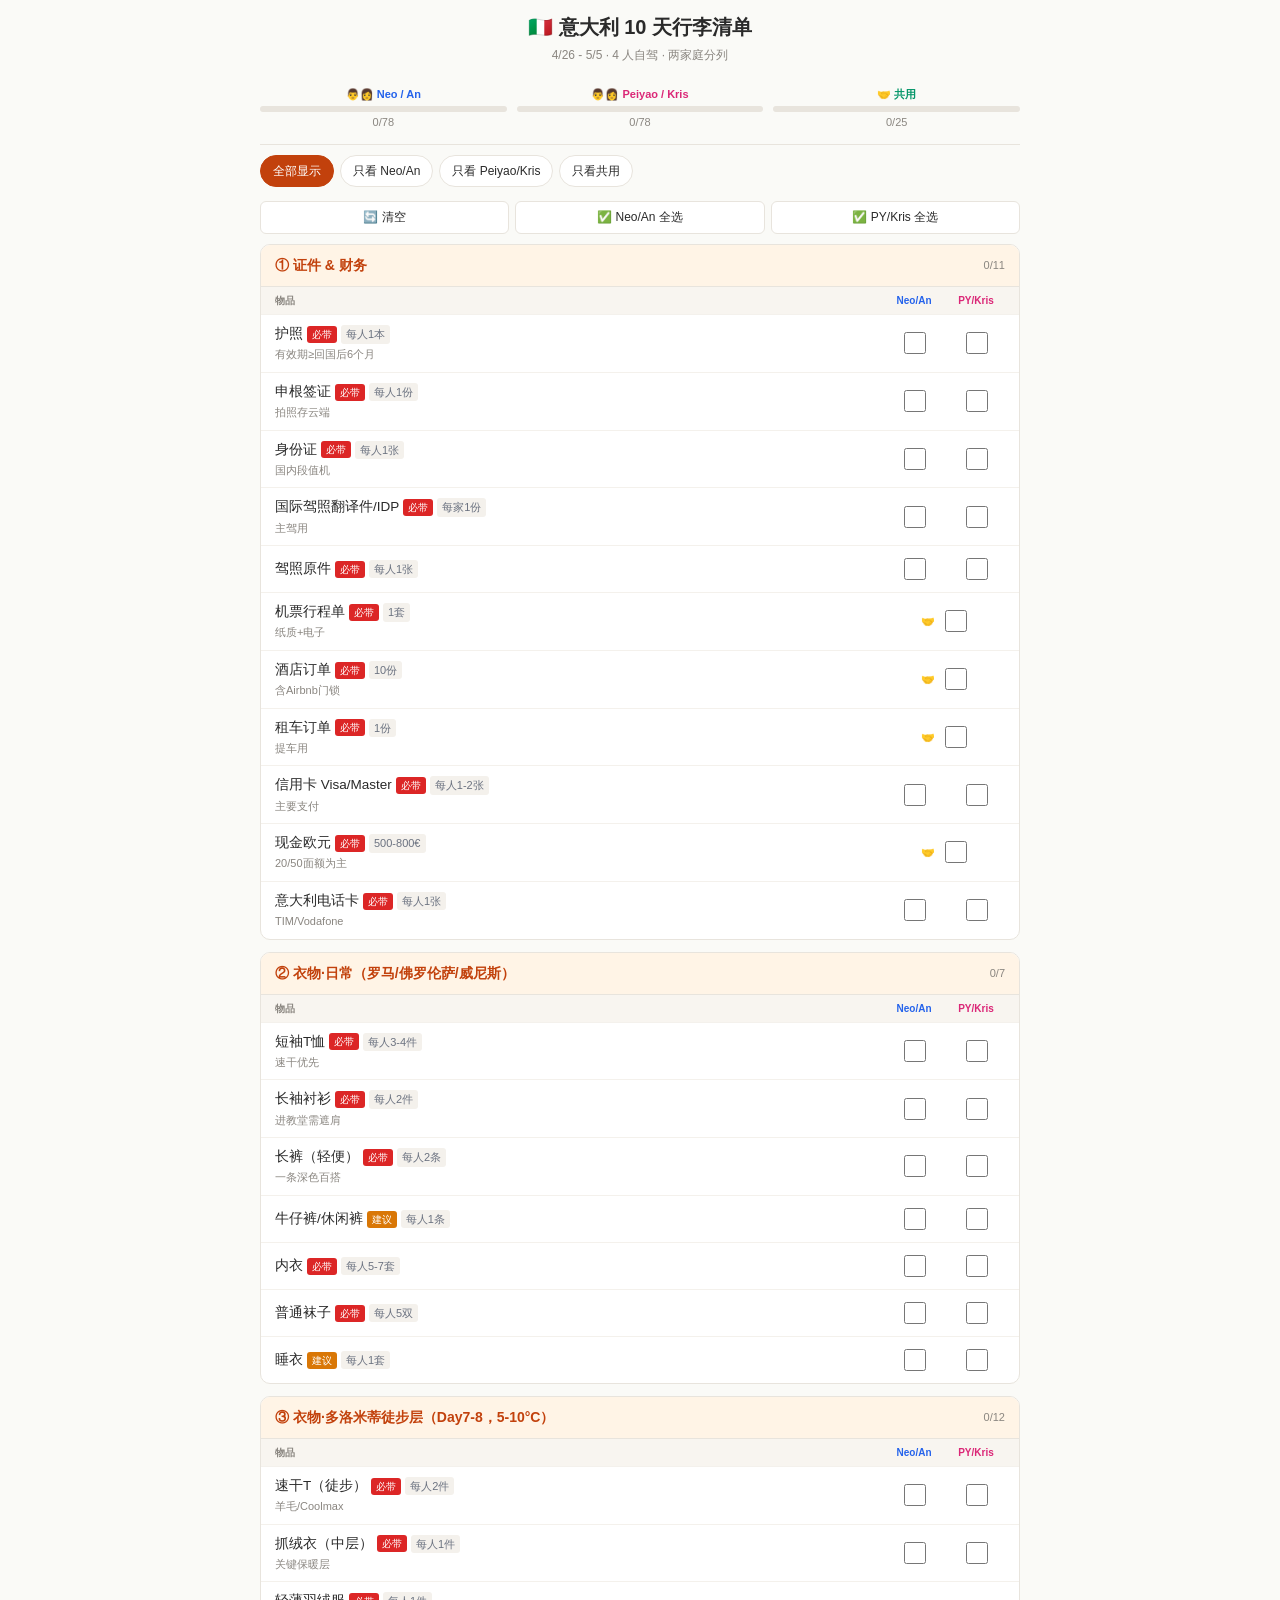
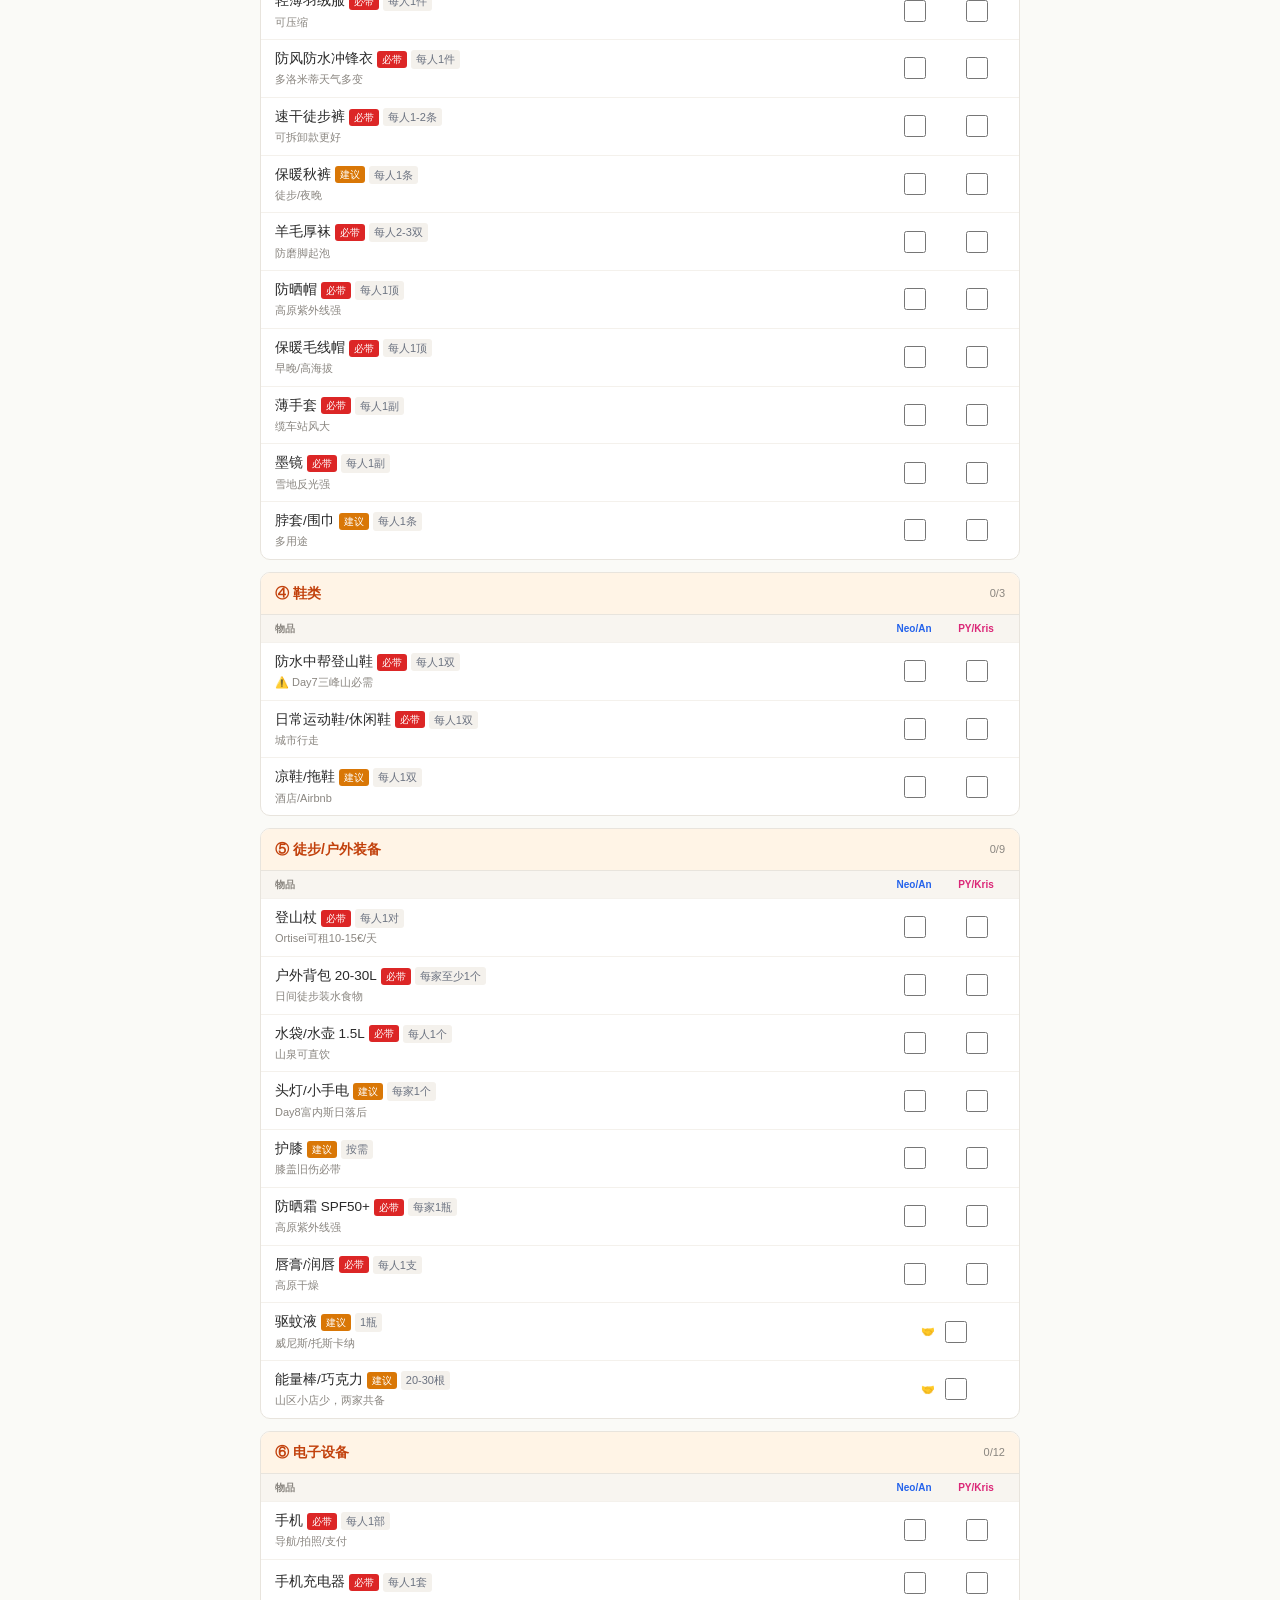
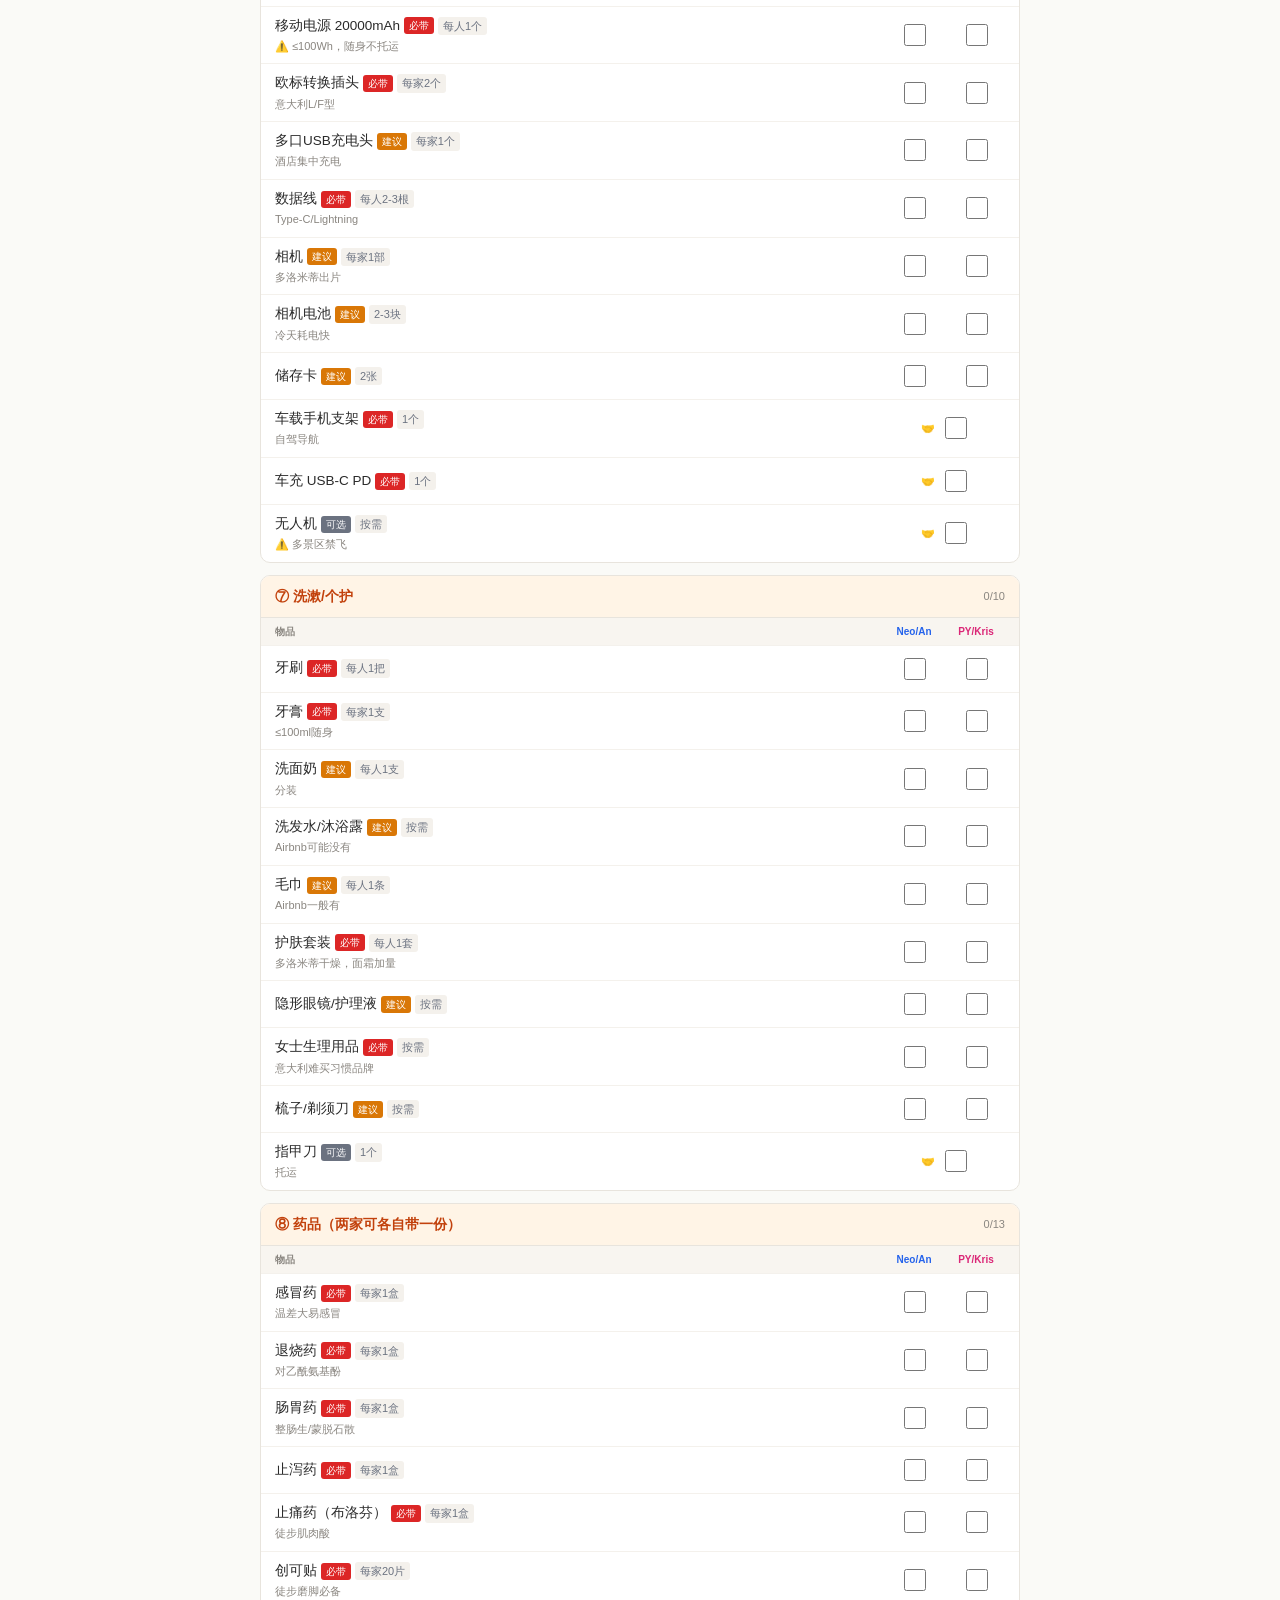
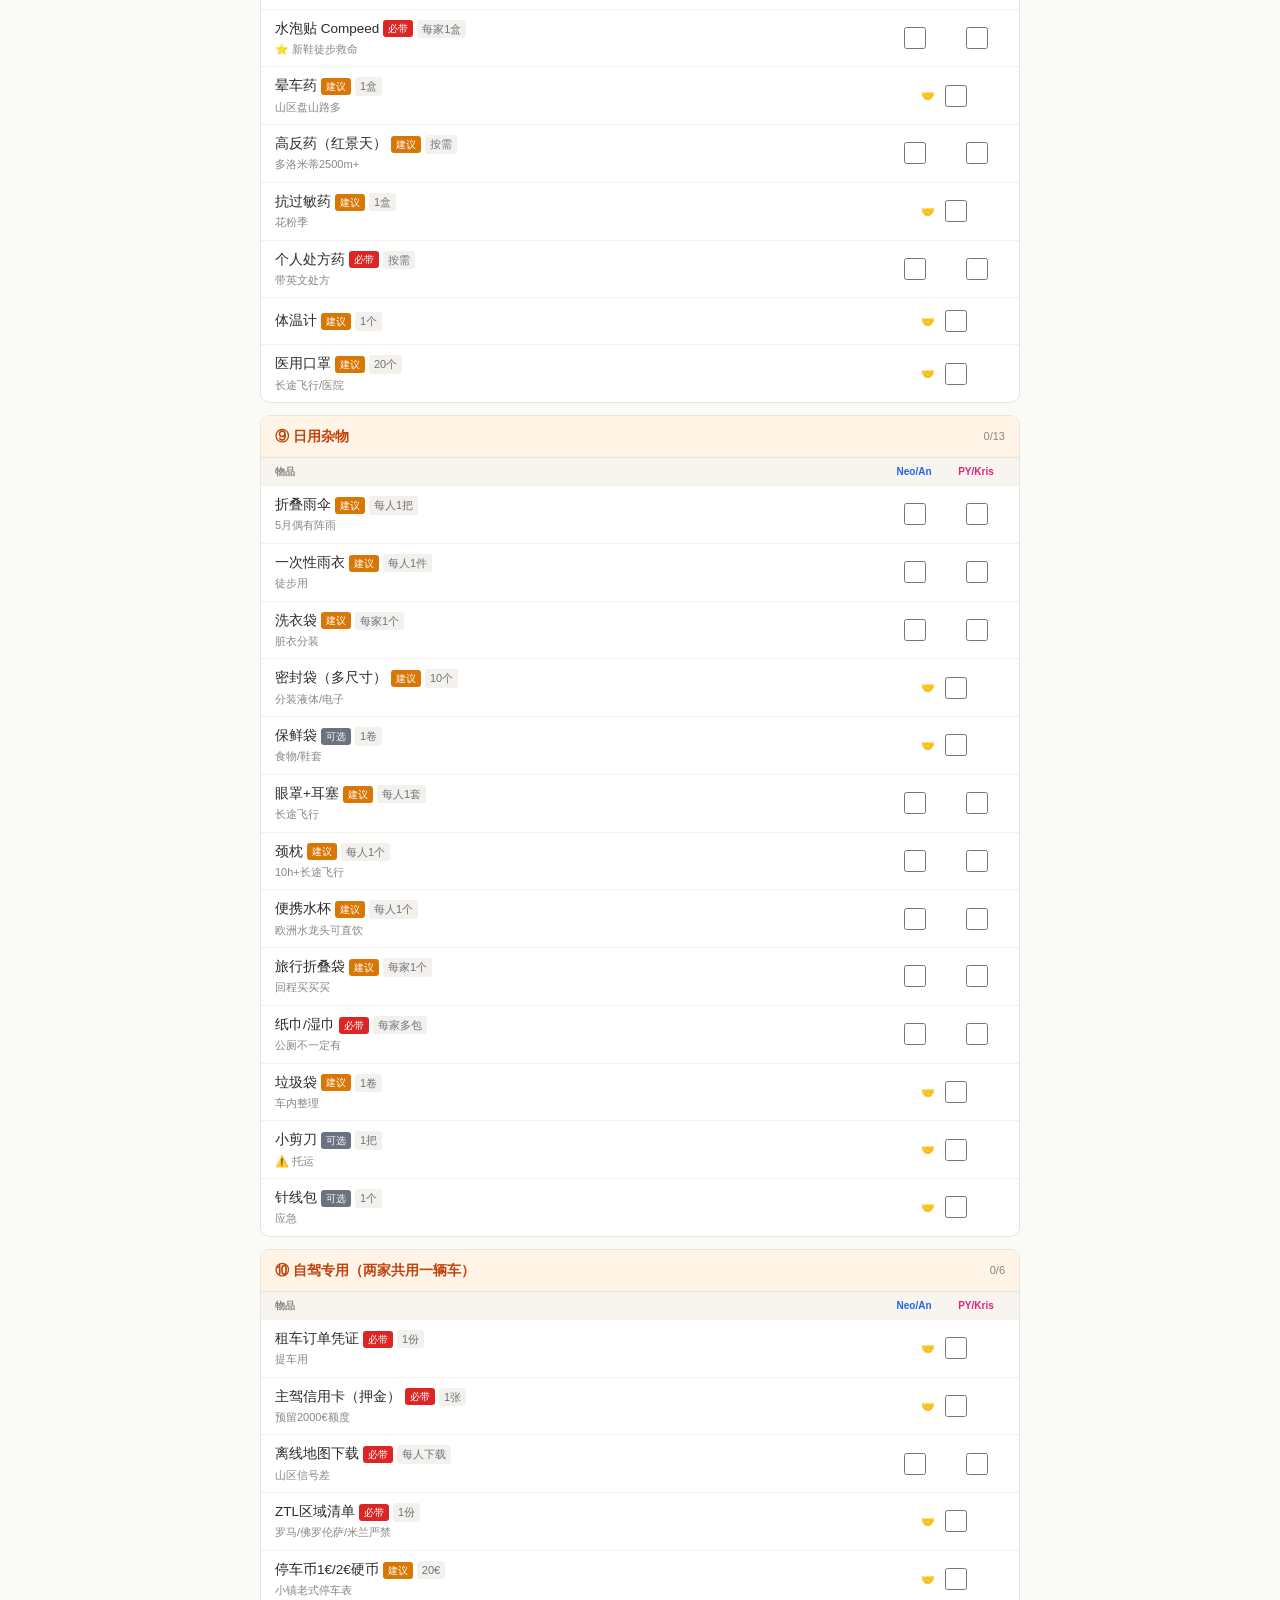
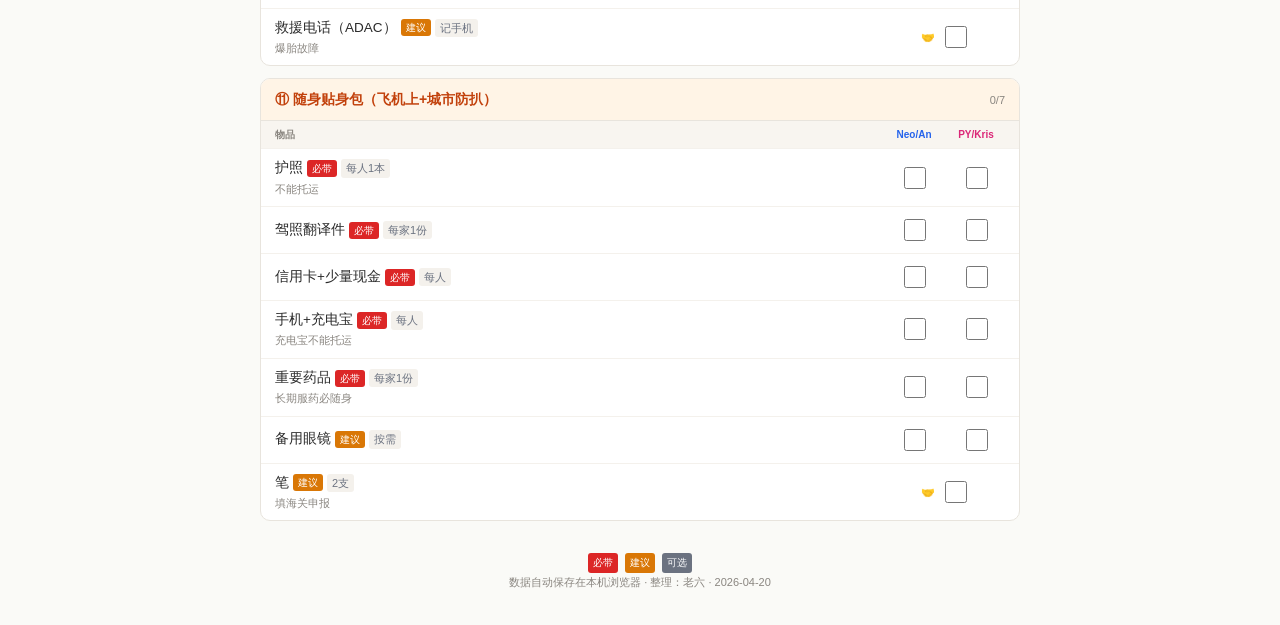
<file: packing.html>
<!DOCTYPE html>
<html lang="zh-CN">
<head>
<meta charset="UTF-8">
<meta name="viewport" content="width=device-width, initial-scale=1.0, maximum-scale=5.0">
<link rel="stylesheet" href="mobile-fix.css">
<title>意大利 10 天行李清单</title>
<style>
  :root {
    --bg: #fafaf7;
    --card: #fff;
    --border: #e8e4dd;
    --text: #2a2a2a;
    --muted: #8a8680;
    --accent: #c2410c;
    --accent-soft: #fff4e6;
    --fam1: #2563eb;  /* Neo/An 蓝 */
    --fam1-soft: #eff6ff;
    --fam2: #db2777;  /* Peiyao/Kris 粉 */
    --fam2-soft: #fdf2f8;
    --shared: #059669; /* 共用 绿 */
    --shared-soft: #ecfdf5;
    --p3: #dc2626;
    --p2: #d97706;
    --p1: #6b7280;
    --checked: #9ca3af;
  }
  * { box-sizing: border-box; }
  body {
    font-family: -apple-system, "PingFang SC", "Microsoft YaHei", sans-serif;
    background: var(--bg);
    color: var(--text);
    margin: 0;
    padding: 12px;
    line-height: 1.5;
    font-size: 14px;
  }
  .wrap { max-width: 760px; margin: 0 auto; }
  h1 {
    font-size: 20px;
    margin: 0 0 4px;
    text-align: center;
  }
  .sub {
    text-align: center;
    color: var(--muted);
    margin-bottom: 12px;
    font-size: 12px;
  }
  .progress-bar {
    position: sticky;
    top: 0;
    background: var(--bg);
    padding: 10px 0 8px;
    z-index: 10;
    margin-bottom: 10px;
    border-bottom: 1px solid var(--border);
  }
  .fam-progress {
    display: flex;
    gap: 10px;
    margin-bottom: 6px;
  }
  .fam-prog-col {
    flex: 1;
    text-align: center;
  }
  .fam-prog-col .label {
    font-size: 11px;
    font-weight: 600;
    margin-bottom: 3px;
  }
  .fam-prog-col.f1 .label { color: var(--fam1); }
  .fam-prog-col.f2 .label { color: var(--fam2); }
  .fam-prog-col.fs .label { color: var(--shared); }
  .prog-track {
    height: 6px;
    background: #e8e4dd;
    border-radius: 3px;
    overflow: hidden;
  }
  .prog-fill {
    height: 100%;
    transition: width 0.3s;
    width: 0%;
  }
  .fam-prog-col.f1 .prog-fill { background: var(--fam1); }
  .fam-prog-col.f2 .prog-fill { background: var(--fam2); }
  .fam-prog-col.fs .prog-fill { background: var(--shared); }
  .prog-text {
    font-size: 11px;
    color: var(--muted);
    margin-top: 2px;
  }
  .filter-tabs {
    display: flex;
    gap: 6px;
    margin-bottom: 10px;
    overflow-x: auto;
    padding-bottom: 4px;
  }
  .tab {
    flex-shrink: 0;
    padding: 6px 12px;
    background: #fff;
    border: 1px solid var(--border);
    border-radius: 16px;
    font-size: 12px;
    cursor: pointer;
    color: var(--text);
    white-space: nowrap;
  }
  .tab.active {
    background: var(--accent);
    color: #fff;
    border-color: var(--accent);
  }
  .toolbar {
    display: flex;
    gap: 6px;
    margin-bottom: 10px;
  }
  .btn {
    flex: 1;
    padding: 7px;
    background: #fff;
    border: 1px solid var(--border);
    border-radius: 6px;
    font-size: 12px;
    cursor: pointer;
    color: var(--text);
  }
  .btn:active { background: #f4f1ec; }
  .section {
    background: var(--card);
    border-radius: 10px;
    border: 1px solid var(--border);
    margin-bottom: 12px;
    overflow: hidden;
  }
  .section-title {
    font-size: 14px;
    font-weight: 600;
    padding: 10px 14px;
    background: var(--accent-soft);
    color: var(--accent);
    border-bottom: 1px solid var(--border);
    display: flex;
    justify-content: space-between;
    align-items: center;
  }
  .section-count {
    font-size: 11px;
    color: var(--muted);
    font-weight: normal;
  }

  /* 列标题 */
  .col-header {
    display: grid;
    grid-template-columns: 1fr 58px 58px;
    gap: 4px;
    padding: 6px 14px;
    background: #f8f5f0;
    font-size: 10px;
    color: var(--muted);
    font-weight: 600;
    border-bottom: 1px solid #f4f1ec;
  }
  .col-header .col-f1 { color: var(--fam1); text-align: center; }
  .col-header .col-f2 { color: var(--fam2); text-align: center; }

  .item {
    display: grid;
    grid-template-columns: 1fr 58px 58px;
    gap: 4px;
    padding: 9px 14px;
    border-bottom: 1px solid #f4f1ec;
    align-items: center;
  }
  .item:last-child { border-bottom: none; }
  .item-body { min-width: 0; }
  .item-name {
    font-weight: 500;
    font-size: 13.5px;
  }
  .item-name.done { text-decoration: line-through; color: var(--checked); }
  .item-meta {
    font-size: 11px;
    color: var(--muted);
    margin-top: 2px;
  }
  .pri {
    display: inline-block;
    font-size: 10px;
    padding: 1px 5px;
    border-radius: 3px;
    margin-left: 4px;
    vertical-align: middle;
    color: #fff;
  }
  .p3 { background: var(--p3); }
  .p2 { background: var(--p2); }
  .p1 { background: var(--p1); }
  .qty {
    display: inline-block;
    font-size: 11px;
    padding: 1px 5px;
    border-radius: 3px;
    background: #f4f1ec;
    color: #6b7280;
    margin-left: 4px;
  }
  /* 单元格 */
  .cell {
    display: flex;
    justify-content: center;
    align-items: center;
  }
  .cell input[type="checkbox"] {
    width: 22px;
    height: 22px;
    cursor: pointer;
  }
  .cell.f1 input { accent-color: var(--fam1); }
  .cell.f2 input { accent-color: var(--fam2); }
  .cell.shared {
    grid-column: 2 / 4;
  }
  .cell.shared input { accent-color: var(--shared); }
  .cell.shared-label {
    grid-column: 2 / 4;
    display: flex;
    justify-content: center;
    align-items: center;
    gap: 6px;
    font-size: 11px;
    color: var(--shared);
    font-weight: 600;
  }
  .footer {
    text-align: center;
    color: var(--muted);
    font-size: 11px;
    padding: 20px 0;
    line-height: 1.8;
  }
  .legend-inline {
    display: inline-block;
    font-size: 10px;
    padding: 1px 5px;
    border-radius: 3px;
    color: #fff;
    margin: 0 2px;
  }
</style>
</head>
<body>
<div class="wrap">
  <h1>🇮🇹 意大利 10 天行李清单</h1>
  <div class="sub">4/26 - 5/5 · 4 人自驾 · 两家庭分列</div>

  <div class="progress-bar">
    <div class="fam-progress">
      <div class="fam-prog-col f1">
        <div class="label">👨‍👩 Neo / An</div>
        <div class="prog-track"><div class="prog-fill" id="fill1"></div></div>
        <div class="prog-text"><span id="done1">0</span>/<span id="total1">0</span></div>
      </div>
      <div class="fam-prog-col f2">
        <div class="label">👨‍👩 Peiyao / Kris</div>
        <div class="prog-track"><div class="prog-fill" id="fill2"></div></div>
        <div class="prog-text"><span id="done2">0</span>/<span id="total2">0</span></div>
      </div>
      <div class="fam-prog-col fs">
        <div class="label">🤝 共用</div>
        <div class="prog-track"><div class="prog-fill" id="fillS"></div></div>
        <div class="prog-text"><span id="doneS">0</span>/<span id="totalS">0</span></div>
      </div>
    </div>
  </div>

  <div class="filter-tabs" id="tabs">
    <div class="tab active" data-filter="all">全部显示</div>
    <div class="tab" data-filter="f1">只看 Neo/An</div>
    <div class="tab" data-filter="f2">只看 Peiyao/Kris</div>
    <div class="tab" data-filter="shared">只看共用</div>
  </div>

  <div class="toolbar">
    <button class="btn" onclick="reset()">🔄 清空</button>
    <button class="btn" onclick="checkColumn('f1')">✅ Neo/An 全选</button>
    <button class="btn" onclick="checkColumn('f2')">✅ PY/Kris 全选</button>
  </div>

  <div id="list"></div>

  <div class="footer">
    <span class="legend-inline" style="background:#dc2626">必带</span>
    <span class="legend-inline" style="background:#d97706">建议</span>
    <span class="legend-inline" style="background:#6b7280">可选</span><br>
    数据自动保存在本机浏览器 · 整理：老六 · 2026-04-20
  </div>
</div>

<script>
// type: "person" = 按人分配（左右两列），"shared" = 两家庭共用一个
const data = [
  {
    title: "① 证件 & 财务",
    items: [
      {n:"护照",q:"每人1本",m:"有效期≥回国后6个月",p:3,type:"person"},
      {n:"申根签证",q:"每人1份",m:"拍照存云端",p:3,type:"person"},
      {n:"身份证",q:"每人1张",m:"国内段值机",p:3,type:"person"},
      {n:"国际驾照翻译件/IDP",q:"每家1份",m:"主驾用",p:3,type:"person"},
      {n:"驾照原件",q:"每人1张",m:"",p:3,type:"person"},
      {n:"机票行程单",q:"1套",m:"纸质+电子",p:3,type:"shared"},
      {n:"酒店订单",q:"10份",m:"含Airbnb门锁",p:3,type:"shared"},
      {n:"租车订单",q:"1份",m:"提车用",p:3,type:"shared"},
      {n:"信用卡 Visa/Master",q:"每人1-2张",m:"主要支付",p:3,type:"person"},
      {n:"现金欧元",q:"500-800€",m:"20/50面额为主",p:3,type:"shared"},
      {n:"意大利电话卡",q:"每人1张",m:"TIM/Vodafone",p:3,type:"person"},
    ]
  },
  {
    title: "② 衣物·日常（罗马/佛罗伦萨/威尼斯）",
    items: [
      {n:"短袖T恤",q:"每人3-4件",m:"速干优先",p:3,type:"person"},
      {n:"长袖衬衫",q:"每人2件",m:"进教堂需遮肩",p:3,type:"person"},
      {n:"长裤（轻便）",q:"每人2条",m:"一条深色百搭",p:3,type:"person"},
      {n:"牛仔裤/休闲裤",q:"每人1条",m:"",p:2,type:"person"},
      {n:"内衣",q:"每人5-7套",m:"",p:3,type:"person"},
      {n:"普通袜子",q:"每人5双",m:"",p:3,type:"person"},
      {n:"睡衣",q:"每人1套",m:"",p:2,type:"person"},
    ]
  },
  {
    title: "③ 衣物·多洛米蒂徒步层（Day7-8，5-10°C）",
    items: [
      {n:"速干T（徒步）",q:"每人2件",m:"羊毛/Coolmax",p:3,type:"person"},
      {n:"抓绒衣（中层）",q:"每人1件",m:"关键保暖层",p:3,type:"person"},
      {n:"轻薄羽绒服",q:"每人1件",m:"可压缩",p:3,type:"person"},
      {n:"防风防水冲锋衣",q:"每人1件",m:"多洛米蒂天气多变",p:3,type:"person"},
      {n:"速干徒步裤",q:"每人1-2条",m:"可拆卸款更好",p:3,type:"person"},
      {n:"保暖秋裤",q:"每人1条",m:"徒步/夜晚",p:2,type:"person"},
      {n:"羊毛厚袜",q:"每人2-3双",m:"防磨脚起泡",p:3,type:"person"},
      {n:"防晒帽",q:"每人1顶",m:"高原紫外线强",p:3,type:"person"},
      {n:"保暖毛线帽",q:"每人1顶",m:"早晚/高海拔",p:3,type:"person"},
      {n:"薄手套",q:"每人1副",m:"缆车站风大",p:3,type:"person"},
      {n:"墨镜",q:"每人1副",m:"雪地反光强",p:3,type:"person"},
      {n:"脖套/围巾",q:"每人1条",m:"多用途",p:2,type:"person"},
    ]
  },
  {
    title: "④ 鞋类",
    items: [
      {n:"防水中帮登山鞋",q:"每人1双",m:"⚠️ Day7三峰山必需",p:3,type:"person"},
      {n:"日常运动鞋/休闲鞋",q:"每人1双",m:"城市行走",p:3,type:"person"},
      {n:"凉鞋/拖鞋",q:"每人1双",m:"酒店/Airbnb",p:2,type:"person"},
    ]
  },
  {
    title: "⑤ 徒步/户外装备",
    items: [
      {n:"登山杖",q:"每人1对",m:"Ortisei可租10-15€/天",p:3,type:"person"},
      {n:"户外背包 20-30L",q:"每家至少1个",m:"日间徒步装水食物",p:3,type:"person"},
      {n:"水袋/水壶 1.5L",q:"每人1个",m:"山泉可直饮",p:3,type:"person"},
      {n:"头灯/小手电",q:"每家1个",m:"Day8富内斯日落后",p:2,type:"person"},
      {n:"护膝",q:"按需",m:"膝盖旧伤必带",p:2,type:"person"},
      {n:"防晒霜 SPF50+",q:"每家1瓶",m:"高原紫外线强",p:3,type:"person"},
      {n:"唇膏/润唇",q:"每人1支",m:"高原干燥",p:3,type:"person"},
      {n:"驱蚊液",q:"1瓶",m:"威尼斯/托斯卡纳",p:2,type:"shared"},
      {n:"能量棒/巧克力",q:"20-30根",m:"山区小店少，两家共备",p:2,type:"shared"},
    ]
  },
  {
    title: "⑥ 电子设备",
    items: [
      {n:"手机",q:"每人1部",m:"导航/拍照/支付",p:3,type:"person"},
      {n:"手机充电器",q:"每人1套",m:"",p:3,type:"person"},
      {n:"移动电源 20000mAh",q:"每人1个",m:"⚠️ ≤100Wh，随身不托运",p:3,type:"person"},
      {n:"欧标转换插头",q:"每家2个",m:"意大利L/F型",p:3,type:"person"},
      {n:"多口USB充电头",q:"每家1个",m:"酒店集中充电",p:2,type:"person"},
      {n:"数据线",q:"每人2-3根",m:"Type-C/Lightning",p:3,type:"person"},
      {n:"相机",q:"每家1部",m:"多洛米蒂出片",p:2,type:"person"},
      {n:"相机电池",q:"2-3块",m:"冷天耗电快",p:2,type:"person"},
      {n:"储存卡",q:"2张",m:"",p:2,type:"person"},
      {n:"车载手机支架",q:"1个",m:"自驾导航",p:3,type:"shared"},
      {n:"车充 USB-C PD",q:"1个",m:"",p:3,type:"shared"},
      {n:"无人机",q:"按需",m:"⚠️ 多景区禁飞",p:1,type:"shared"},
    ]
  },
  {
    title: "⑦ 洗漱/个护",
    items: [
      {n:"牙刷",q:"每人1把",m:"",p:3,type:"person"},
      {n:"牙膏",q:"每家1支",m:"≤100ml随身",p:3,type:"person"},
      {n:"洗面奶",q:"每人1支",m:"分装",p:2,type:"person"},
      {n:"洗发水/沐浴露",q:"按需",m:"Airbnb可能没有",p:2,type:"person"},
      {n:"毛巾",q:"每人1条",m:"Airbnb一般有",p:2,type:"person"},
      {n:"护肤套装",q:"每人1套",m:"多洛米蒂干燥，面霜加量",p:3,type:"person"},
      {n:"隐形眼镜/护理液",q:"按需",m:"",p:2,type:"person"},
      {n:"女士生理用品",q:"按需",m:"意大利难买习惯品牌",p:3,type:"person"},
      {n:"梳子/剃须刀",q:"按需",m:"",p:2,type:"person"},
      {n:"指甲刀",q:"1个",m:"托运",p:1,type:"shared"},
    ]
  },
  {
    title: "⑧ 药品（两家可各自带一份）",
    items: [
      {n:"感冒药",q:"每家1盒",m:"温差大易感冒",p:3,type:"person"},
      {n:"退烧药",q:"每家1盒",m:"对乙酰氨基酚",p:3,type:"person"},
      {n:"肠胃药",q:"每家1盒",m:"整肠生/蒙脱石散",p:3,type:"person"},
      {n:"止泻药",q:"每家1盒",m:"",p:3,type:"person"},
      {n:"止痛药（布洛芬）",q:"每家1盒",m:"徒步肌肉酸",p:3,type:"person"},
      {n:"创可贴",q:"每家20片",m:"徒步磨脚必备",p:3,type:"person"},
      {n:"水泡贴 Compeed",q:"每家1盒",m:"⭐ 新鞋徒步救命",p:3,type:"person"},
      {n:"晕车药",q:"1盒",m:"山区盘山路多",p:2,type:"shared"},
      {n:"高反药（红景天）",q:"按需",m:"多洛米蒂2500m+",p:2,type:"person"},
      {n:"抗过敏药",q:"1盒",m:"花粉季",p:2,type:"shared"},
      {n:"个人处方药",q:"按需",m:"带英文处方",p:3,type:"person"},
      {n:"体温计",q:"1个",m:"",p:2,type:"shared"},
      {n:"医用口罩",q:"20个",m:"长途飞行/医院",p:2,type:"shared"},
    ]
  },
  {
    title: "⑨ 日用杂物",
    items: [
      {n:"折叠雨伞",q:"每人1把",m:"5月偶有阵雨",p:2,type:"person"},
      {n:"一次性雨衣",q:"每人1件",m:"徒步用",p:2,type:"person"},
      {n:"洗衣袋",q:"每家1个",m:"脏衣分装",p:2,type:"person"},
      {n:"密封袋（多尺寸）",q:"10个",m:"分装液体/电子",p:2,type:"shared"},
      {n:"保鲜袋",q:"1卷",m:"食物/鞋套",p:1,type:"shared"},
      {n:"眼罩+耳塞",q:"每人1套",m:"长途飞行",p:2,type:"person"},
      {n:"颈枕",q:"每人1个",m:"10h+长途飞行",p:2,type:"person"},
      {n:"便携水杯",q:"每人1个",m:"欧洲水龙头可直饮",p:2,type:"person"},
      {n:"旅行折叠袋",q:"每家1个",m:"回程买买买",p:2,type:"person"},
      {n:"纸巾/湿巾",q:"每家多包",m:"公厕不一定有",p:3,type:"person"},
      {n:"垃圾袋",q:"1卷",m:"车内整理",p:2,type:"shared"},
      {n:"小剪刀",q:"1把",m:"⚠️ 托运",p:1,type:"shared"},
      {n:"针线包",q:"1个",m:"应急",p:1,type:"shared"},
    ]
  },
  {
    title: "⑩ 自驾专用（两家共用一辆车）",
    items: [
      {n:"租车订单凭证",q:"1份",m:"提车用",p:3,type:"shared"},
      {n:"主驾信用卡（押金）",q:"1张",m:"预留2000€额度",p:3,type:"shared"},
      {n:"离线地图下载",q:"每人下载",m:"山区信号差",p:3,type:"person"},
      {n:"ZTL区域清单",q:"1份",m:"罗马/佛罗伦萨/米兰严禁",p:3,type:"shared"},
      {n:"停车币1€/2€硬币",q:"20€",m:"小镇老式停车表",p:2,type:"shared"},
      {n:"救援电话（ADAC）",q:"记手机",m:"爆胎故障",p:2,type:"shared"},
    ]
  },
  {
    title: "⑪ 随身贴身包（飞机上+城市防扒）",
    items: [
      {n:"护照",q:"每人1本",m:"不能托运",p:3,type:"person"},
      {n:"驾照翻译件",q:"每家1份",m:"",p:3,type:"person"},
      {n:"信用卡+少量现金",q:"每人",m:"",p:3,type:"person"},
      {n:"手机+充电宝",q:"每人",m:"充电宝不能托运",p:3,type:"person"},
      {n:"重要药品",q:"每家1份",m:"长期服药必随身",p:3,type:"person"},
      {n:"备用眼镜",q:"按需",m:"",p:2,type:"person"},
      {n:"笔",q:"2支",m:"填海关申报",p:2,type:"shared"},
    ]
  },
];

const list = document.getElementById('list');
const STORAGE_KEY = 'italy_pack_v2';
let saved = JSON.parse(localStorage.getItem(STORAGE_KEY) || '{}');

let total1 = 0, total2 = 0, totalS = 0;

data.forEach((sec, si) => {
  const secEl = document.createElement('div');
  secEl.className = 'section';
  const secTitle = document.createElement('div');
  secTitle.className = 'section-title';
  secTitle.innerHTML = `<span>${sec.title}</span><span class="section-count" id="sc-${si}"></span>`;
  secEl.appendChild(secTitle);

  // 列标题
  const colH = document.createElement('div');
  colH.className = 'col-header';
  colH.innerHTML = `<div>物品</div><div class="col-f1">Neo/An</div><div class="col-f2">PY/Kris</div>`;
  secEl.appendChild(colH);

  sec.items.forEach((it, ii) => {
    const id = `${si}-${ii}`;
    const d = document.createElement('div');
    d.className = 'item';
    d.dataset.id = id;
    d.dataset.type = it.type;
    const pLabel = it.p===3?'必带':it.p===2?'建议':'可选';
    let cellsHTML = '';
    if (it.type === 'person') {
      total1++; total2++;
      const c1 = saved[`${id}-f1`] ? 'checked' : '';
      const c2 = saved[`${id}-f2`] ? 'checked' : '';
      cellsHTML = `
        <div class="cell f1"><input type="checkbox" ${c1} onchange="toggle('${id}','f1',this)"></div>
        <div class="cell f2"><input type="checkbox" ${c2} onchange="toggle('${id}','f2',this)"></div>
      `;
    } else {
      totalS++;
      const cs = saved[`${id}-s`] ? 'checked' : '';
      cellsHTML = `
        <div class="cell shared-label">🤝<input type="checkbox" ${cs} onchange="toggle('${id}','s',this)"></div>
      `;
    }
    d.innerHTML = `
      <div class="item-body">
        <div class="item-name">${it.n}<span class="pri p${it.p}">${pLabel}</span>${it.q?`<span class="qty">${it.q}</span>`:''}</div>
        ${it.m?`<div class="item-meta">${it.m}</div>`:''}
      </div>
      ${cellsHTML}
    `;
    secEl.appendChild(d);
  });
  list.appendChild(secEl);
});

document.getElementById('total1').textContent = total1;
document.getElementById('total2').textContent = total2;
document.getElementById('totalS').textContent = totalS;

function toggle(id, col, cb) {
  const key = `${id}-${col}`;
  if (cb.checked) saved[key] = 1; else delete saved[key];
  localStorage.setItem(STORAGE_KEY, JSON.stringify(saved));
  updateItem(id);
  updateProgress();
}

function updateItem(id) {
  const item = document.querySelector(`.item[data-id="${id}"]`);
  if (!item) return;
  const nameEl = item.querySelector('.item-name');
  let allDone;
  if (item.dataset.type === 'person') {
    allDone = saved[`${id}-f1`] && saved[`${id}-f2`];
  } else {
    allDone = saved[`${id}-s`];
  }
  nameEl.classList.toggle('done', !!allDone);
}

function updateProgress() {
  let d1=0, d2=0, dS=0;
  data.forEach((sec, si) => {
    sec.items.forEach((it, ii) => {
      const id = `${si}-${ii}`;
      if (it.type === 'person') {
        if (saved[`${id}-f1`]) d1++;
        if (saved[`${id}-f2`]) d2++;
      } else {
        if (saved[`${id}-s`]) dS++;
      }
      updateItem(id);
    });
    // section count
    let secTotal = sec.items.length, secDone = 0;
    sec.items.forEach((it, ii) => {
      const id = `${si}-${ii}`;
      if (it.type === 'person') {
        if (saved[`${id}-f1`] && saved[`${id}-f2`]) secDone++;
      } else {
        if (saved[`${id}-s`]) secDone++;
      }
    });
    document.getElementById(`sc-${si}`).textContent = `${secDone}/${secTotal}`;
  });
  document.getElementById('done1').textContent = d1;
  document.getElementById('done2').textContent = d2;
  document.getElementById('doneS').textContent = dS;
  document.getElementById('fill1').style.width = (total1?d1/total1*100:0) + '%';
  document.getElementById('fill2').style.width = (total2?d2/total2*100:0) + '%';
  document.getElementById('fillS').style.width = (totalS?dS/totalS*100:0) + '%';
}

function reset() {
  if (!confirm('清空所有打勾状态？')) return;
  localStorage.removeItem(STORAGE_KEY);
  location.reload();
}

function checkColumn(col) {
  data.forEach((sec, si) => {
    sec.items.forEach((it, ii) => {
      if (it.type === 'person') {
        saved[`${si}-${ii}-${col}`] = 1;
      }
    });
  });
  localStorage.setItem(STORAGE_KEY, JSON.stringify(saved));
  location.reload();
}

// 过滤 tab
document.querySelectorAll('.tab').forEach(tab => {
  tab.addEventListener('click', () => {
    document.querySelectorAll('.tab').forEach(t => t.classList.remove('active'));
    tab.classList.add('active');
    const f = tab.dataset.filter;
    document.querySelectorAll('.item').forEach(item => {
      const type = item.dataset.type;
      if (f === 'all') {
        item.style.display = '';
      } else if (f === 'shared') {
        item.style.display = type === 'shared' ? '' : 'none';
      } else {
        item.style.display = type === 'person' ? '' : 'none';
      }
    });
    // 同时控制 section 显示
    document.querySelectorAll('.section').forEach(sec => {
      const visible = Array.from(sec.querySelectorAll('.item')).some(i => i.style.display !== 'none');
      sec.style.display = visible ? '' : 'none';
    });
  });
});

updateProgress();
</script>
</body>
</html>
</file>
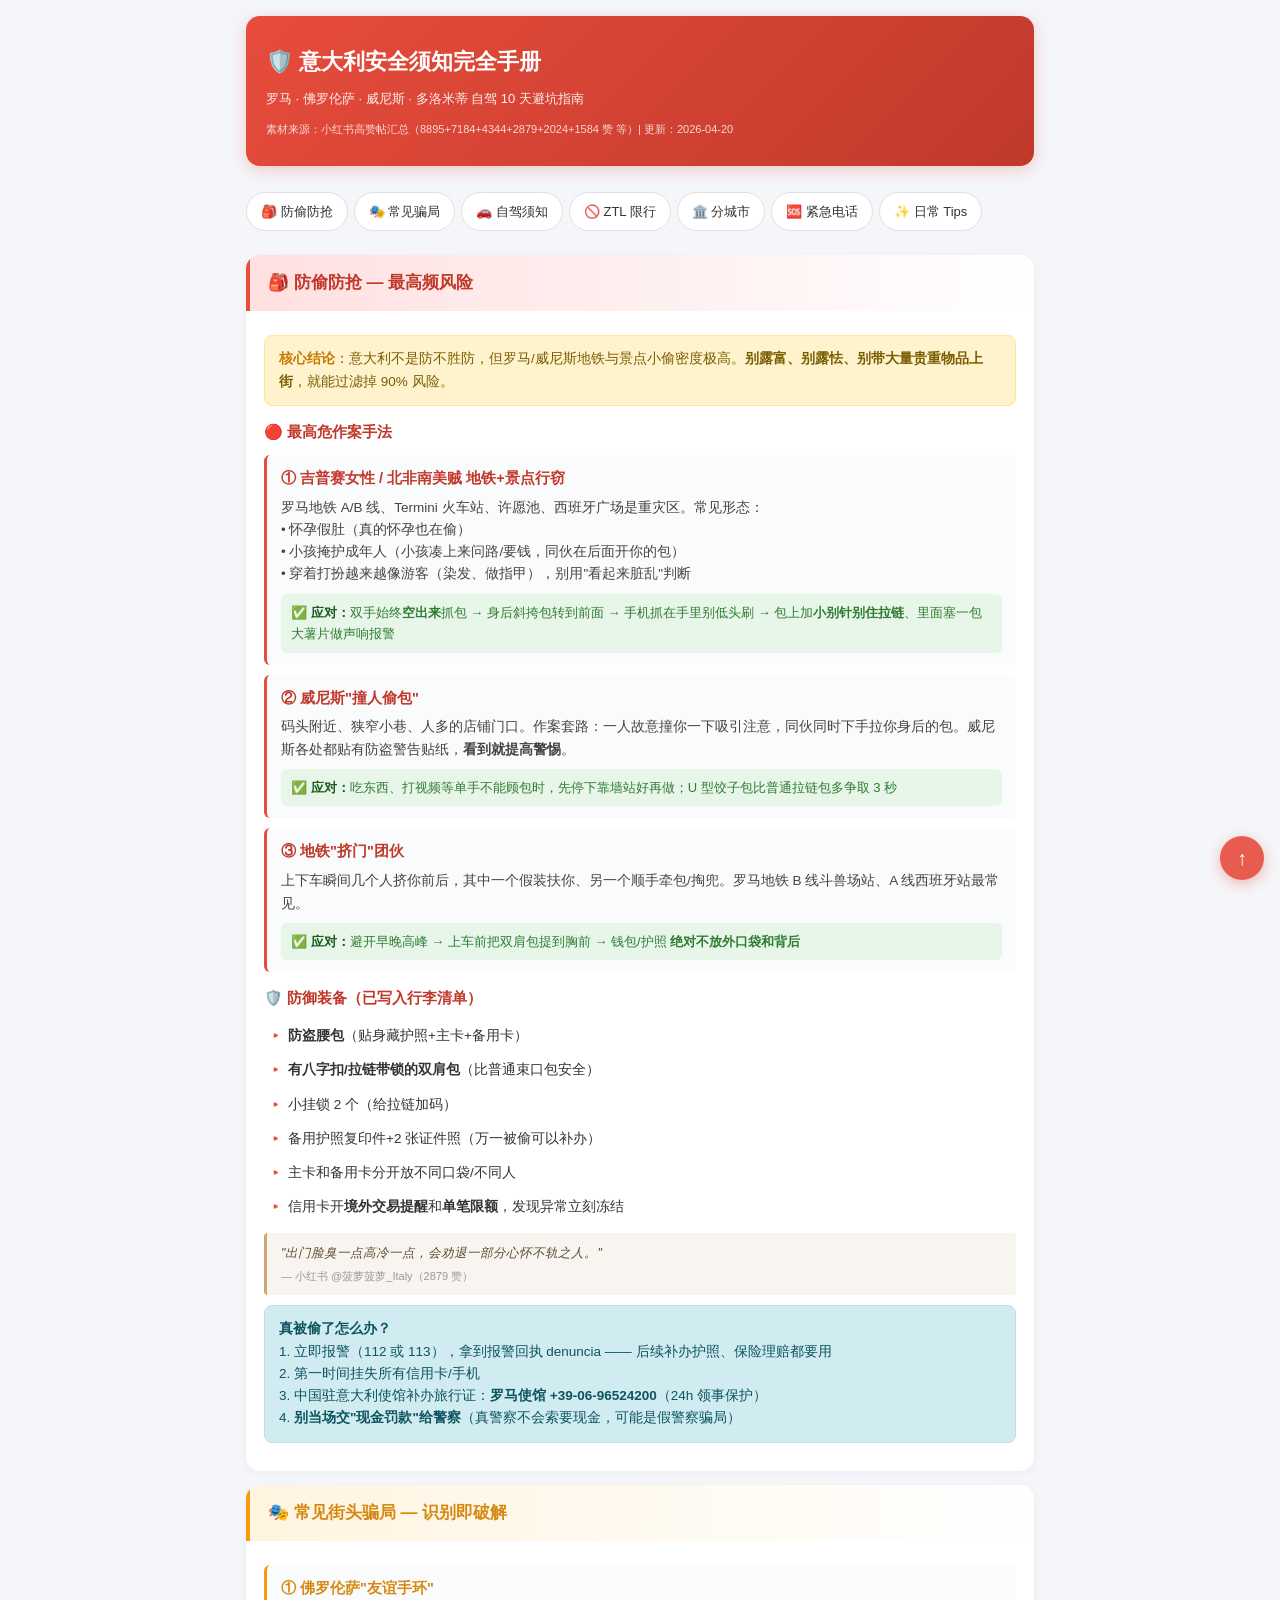
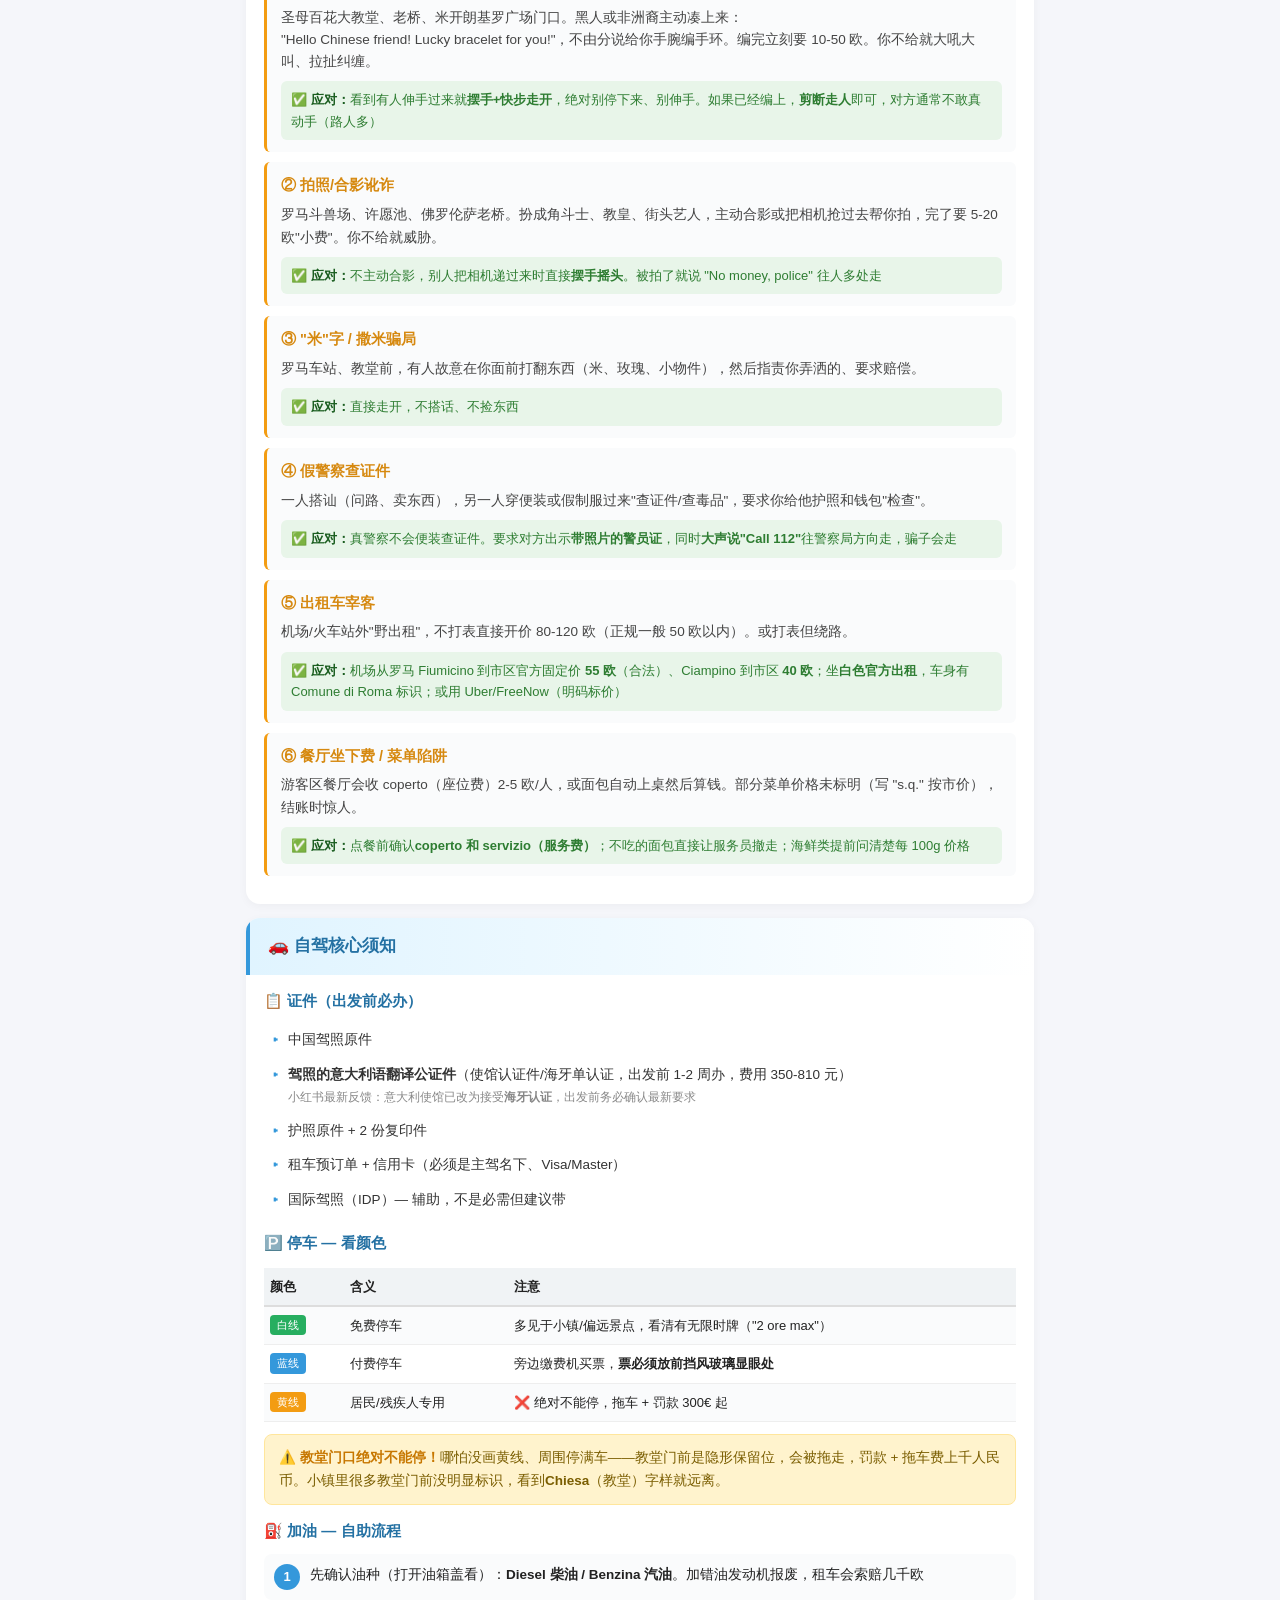
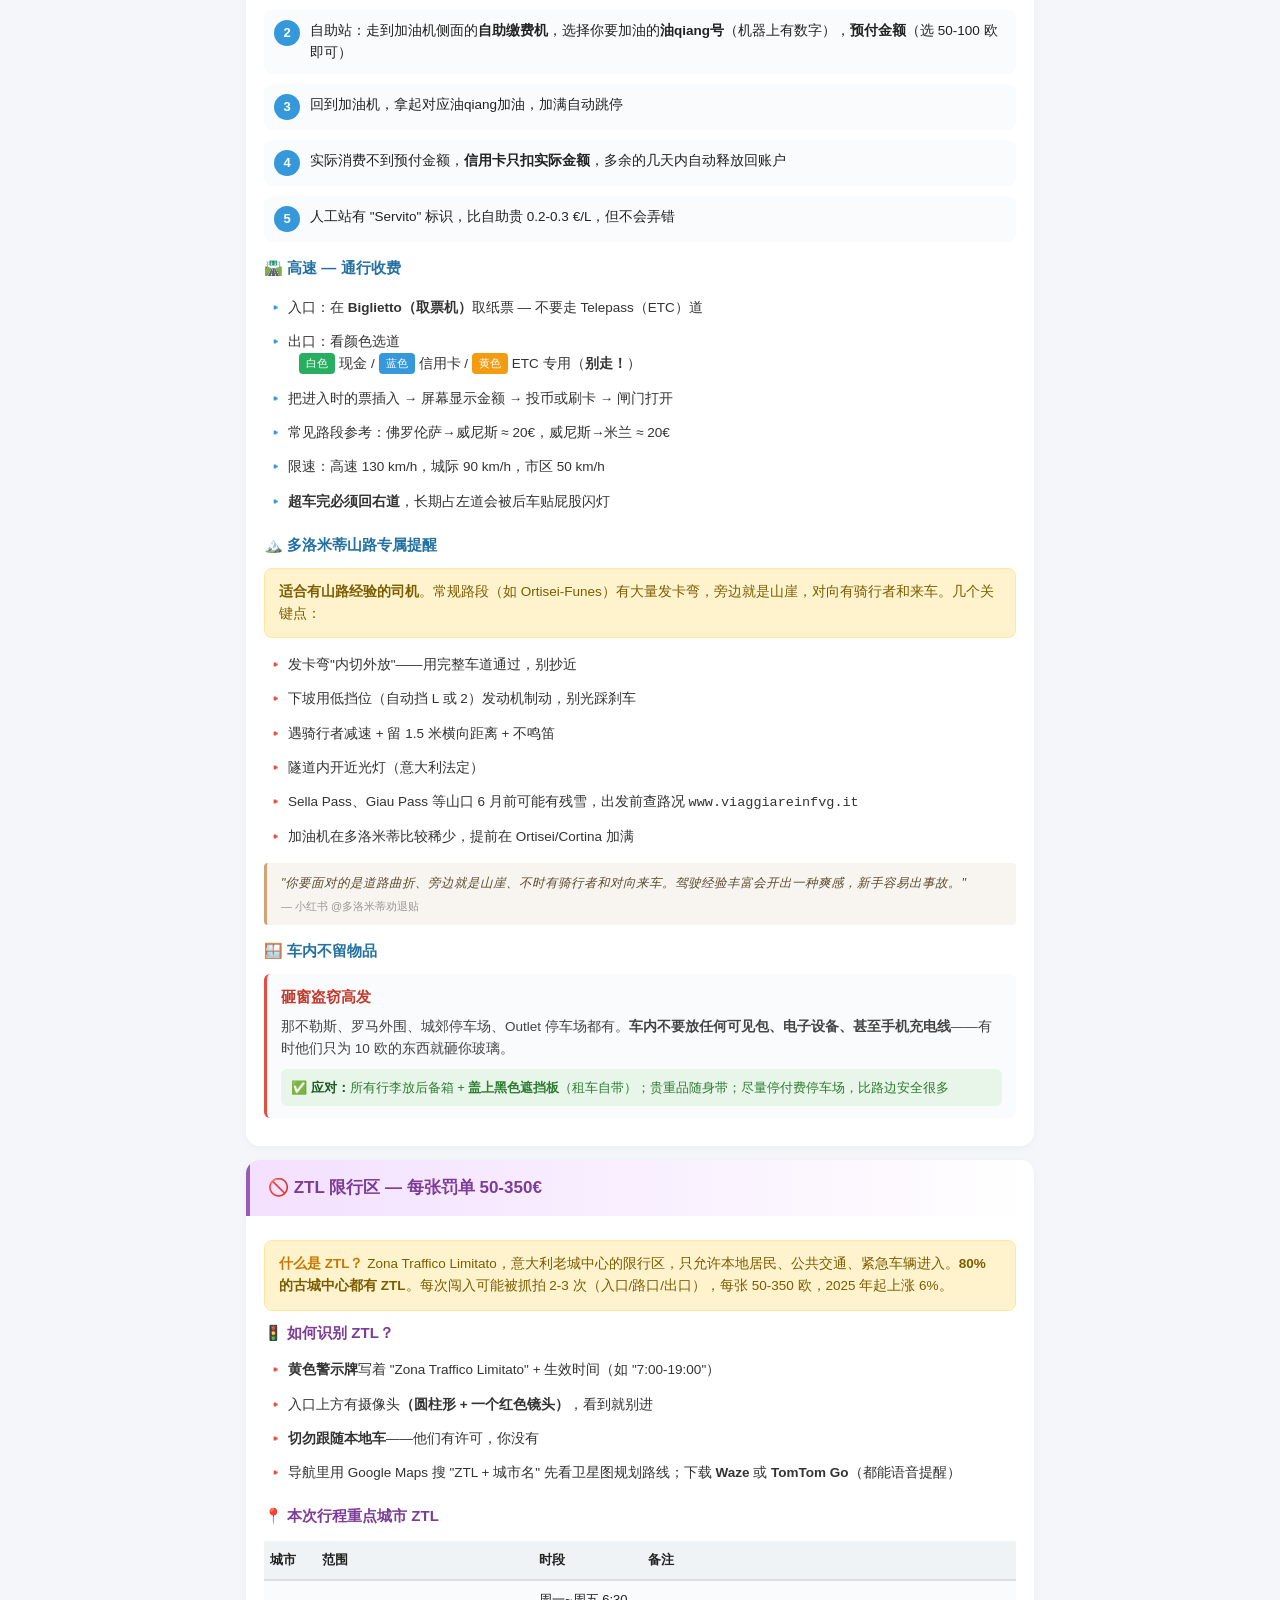
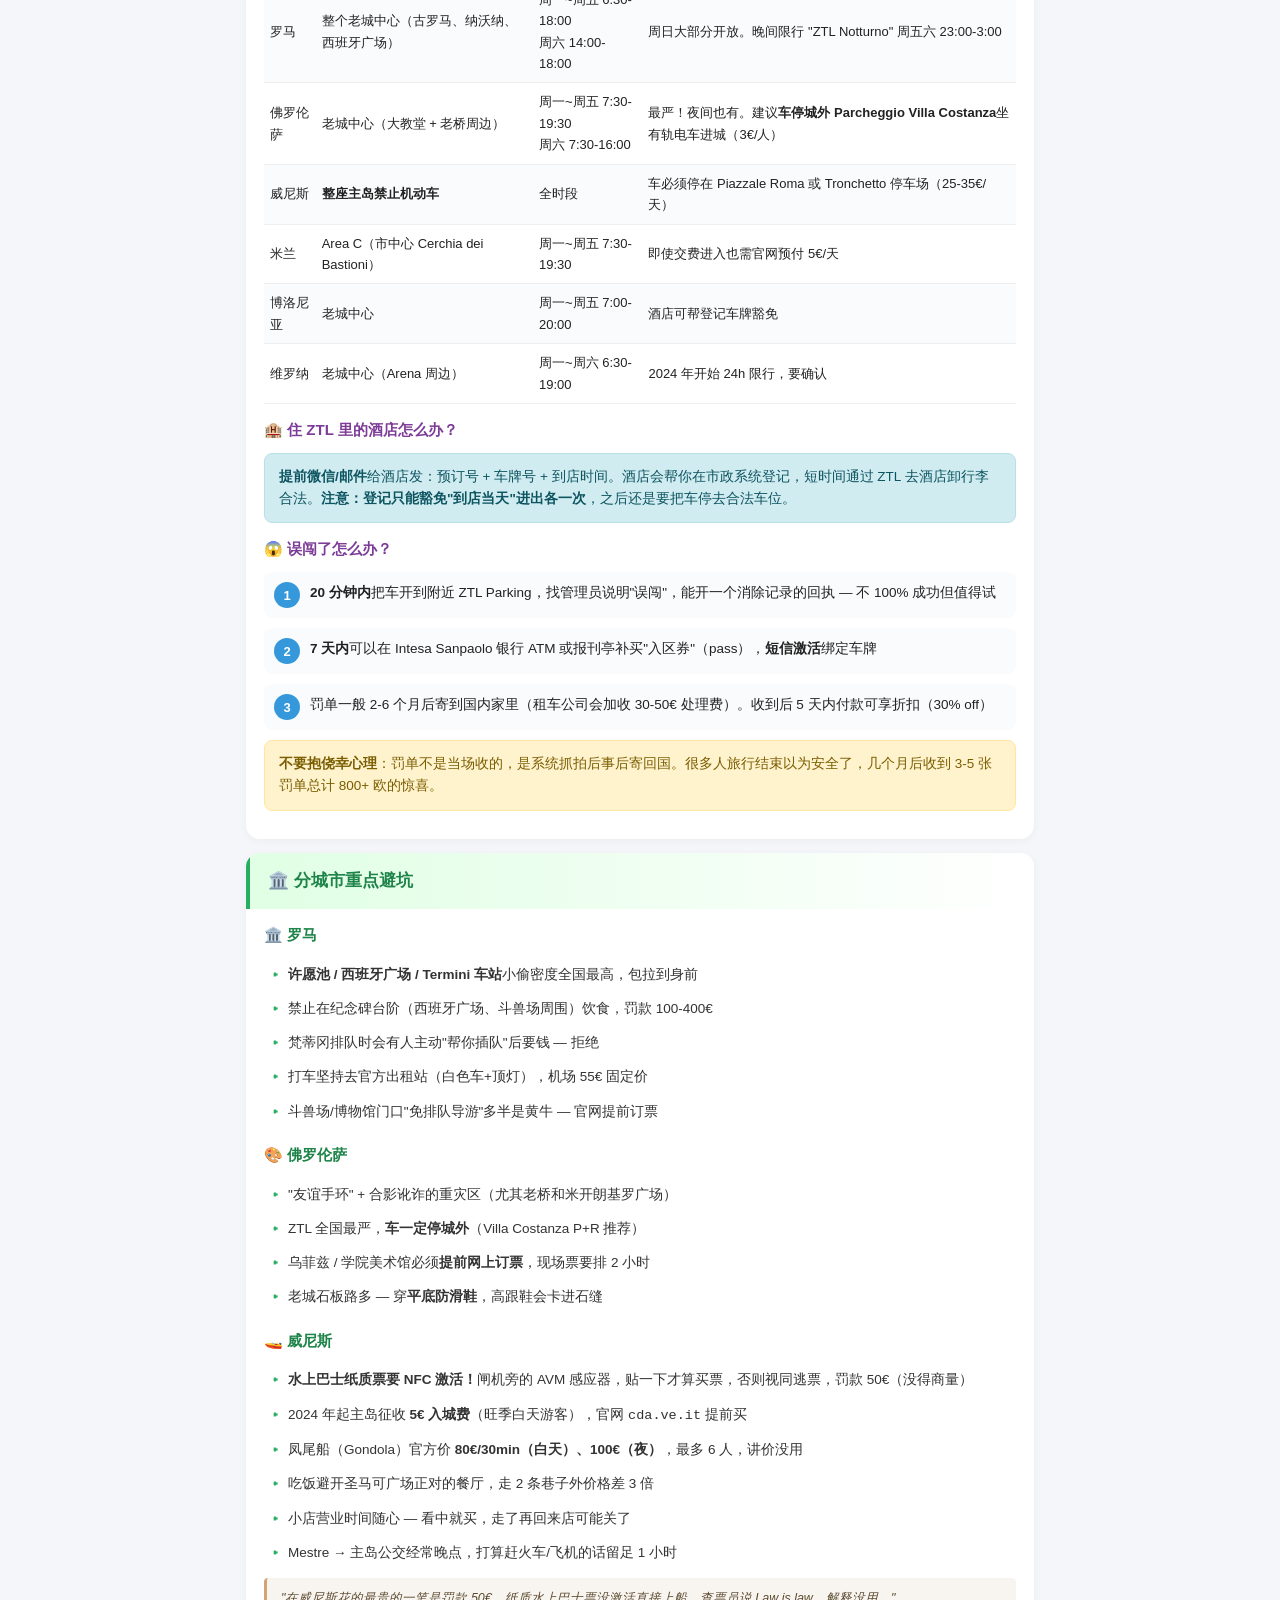
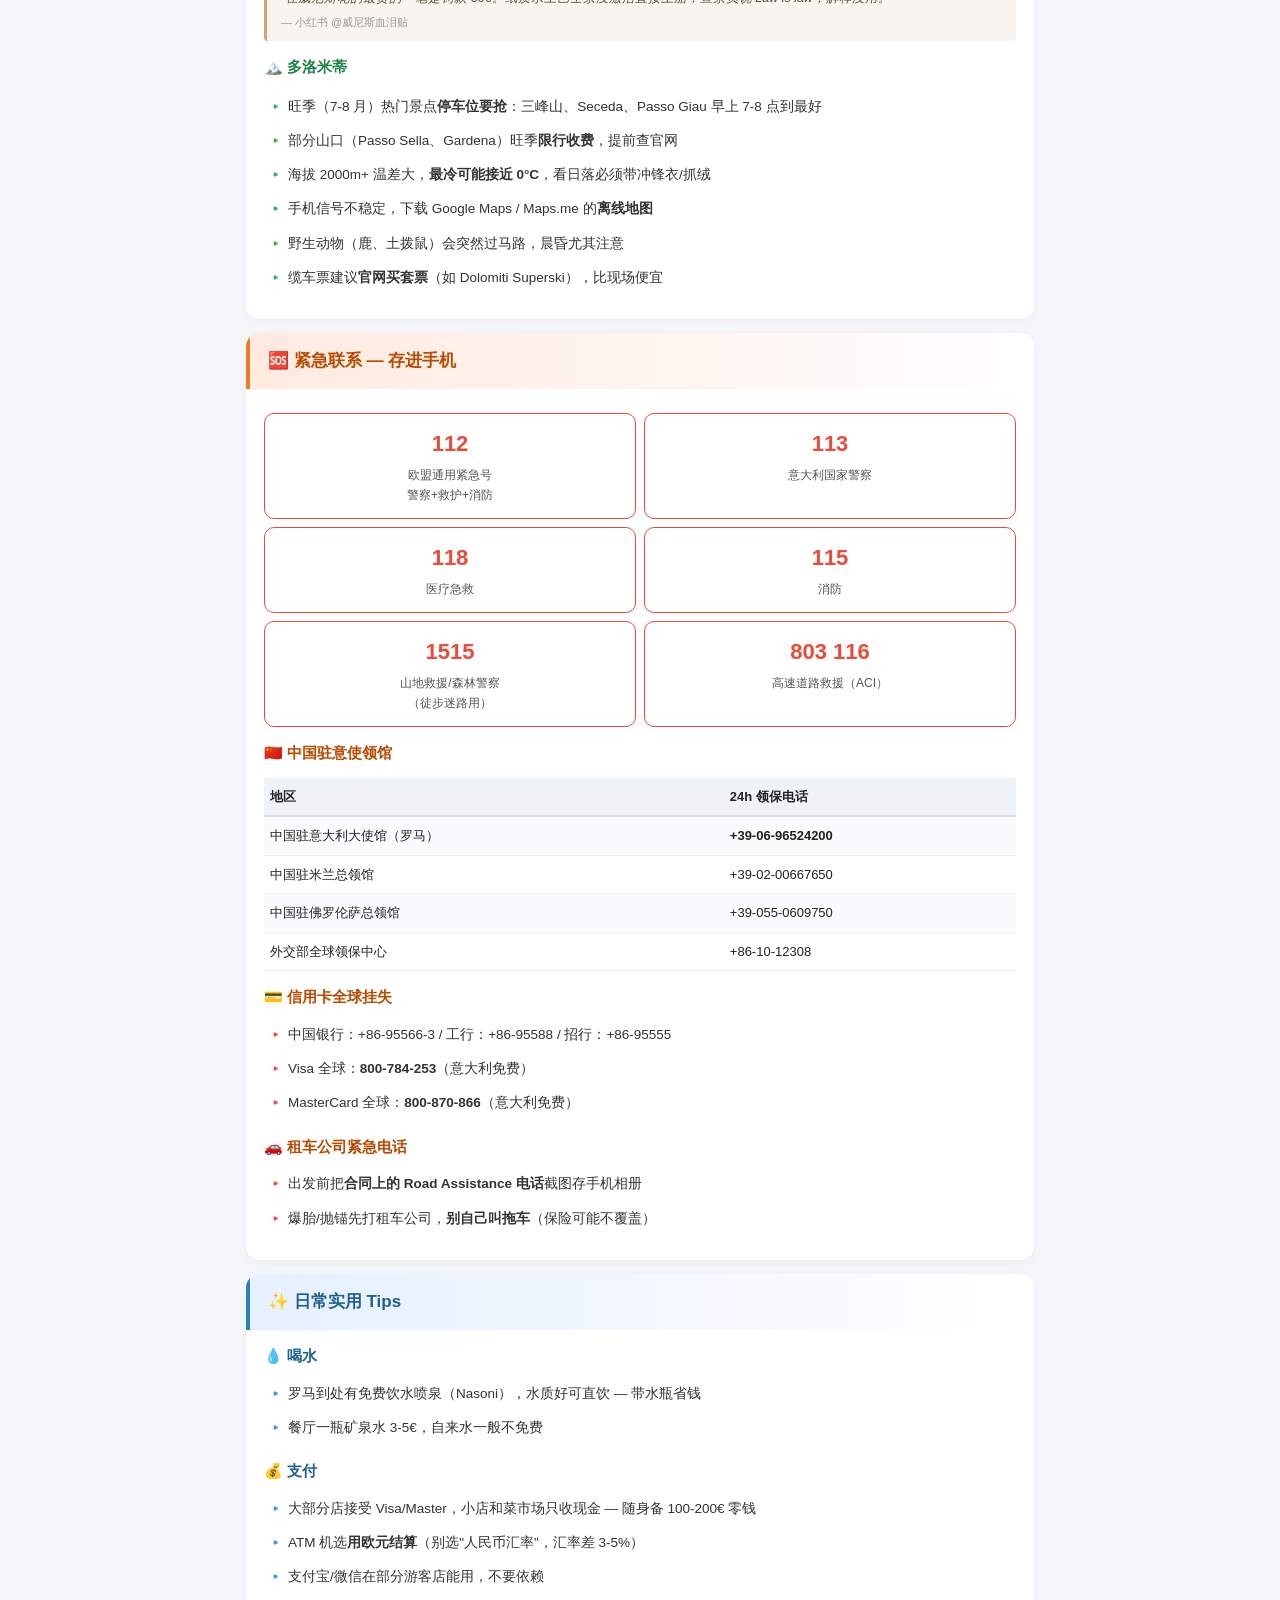
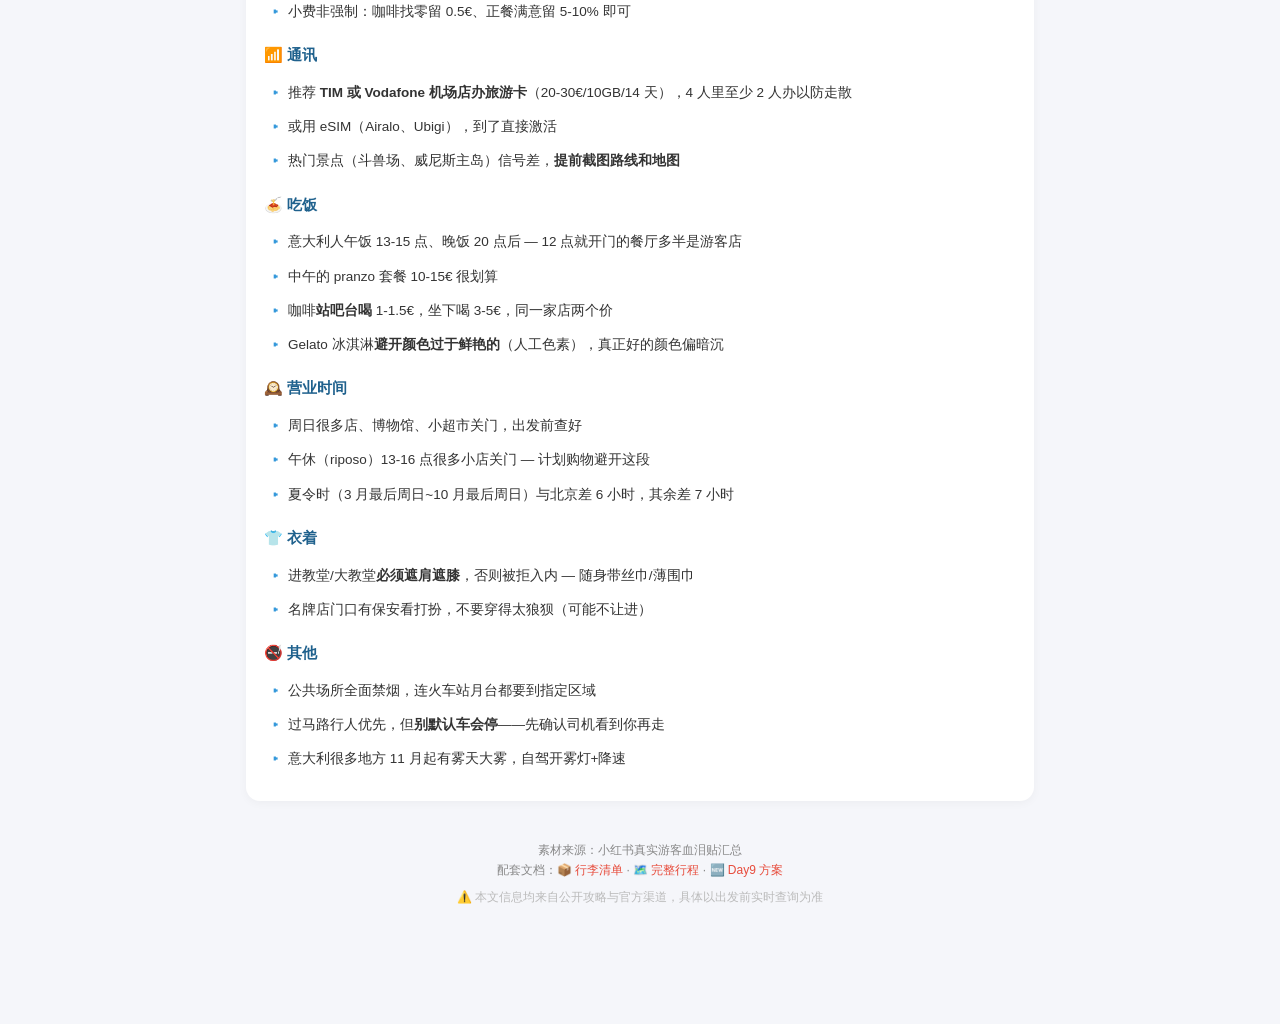
<file: safety.html>
<!DOCTYPE html>
<html lang="zh-CN">
<head>
<meta charset="UTF-8">
<meta name="viewport" content="width=device-width, initial-scale=1.0, maximum-scale=5.0">
<link rel="stylesheet" href="mobile-fix.css">
<title>🛡️ 意大利安全须知 | 小红书血泪经验汇总</title>
<style>
*{margin:0;padding:0;box-sizing:border-box;-webkit-tap-highlight-color:transparent}
body{font-family:-apple-system,BlinkMacSystemFont,"PingFang SC","Helvetica Neue",Arial,sans-serif;background:#f5f6fa;color:#222;line-height:1.65;padding-bottom:80px}
.container{max-width:820px;margin:0 auto;padding:16px}
header{background:linear-gradient(135deg,#e74c3c 0%,#c0392b 100%);color:#fff;padding:28px 20px;border-radius:14px;margin-bottom:16px;box-shadow:0 4px 16px rgba(231,76,60,.25)}
header h1{font-size:22px;margin-bottom:8px}
header .sub{font-size:13px;opacity:.92}
header .meta{font-size:11px;margin-top:10px;opacity:.8}

/* 顶部导航 */
.nav{display:flex;gap:6px;overflow-x:auto;padding:10px 0;margin-bottom:14px;scrollbar-width:none}
.nav::-webkit-scrollbar{display:none}
.nav a{flex-shrink:0;padding:8px 14px;background:#fff;border-radius:999px;font-size:13px;color:#333;text-decoration:none;border:1px solid #e0e0e0;white-space:nowrap;transition:all .2s}
.nav a:active{background:#e74c3c;color:#fff;border-color:#e74c3c}

/* 每个大版块 */
.section{background:#fff;border-radius:14px;margin-bottom:14px;overflow:hidden;box-shadow:0 2px 10px rgba(0,0,0,.04)}
.section-head{padding:14px 18px;font-size:17px;font-weight:600;display:flex;align-items:center;gap:8px;border-left:4px solid transparent}
.s-theft .section-head{background:linear-gradient(90deg,#ffe0e0,#fff);border-left-color:#e74c3c;color:#c0392b}
.s-scam .section-head{background:linear-gradient(90deg,#fff4e0,#fff);border-left-color:#f39c12;color:#d68910}
.s-drive .section-head{background:linear-gradient(90deg,#e0f4ff,#fff);border-left-color:#3498db;color:#2471a3}
.s-ztl .section-head{background:linear-gradient(90deg,#f3e0ff,#fff);border-left-color:#9b59b6;color:#7d3c98}
.s-city .section-head{background:linear-gradient(90deg,#e0ffe4,#fff);border-left-color:#27ae60;color:#1e8449}
.s-emergency .section-head{background:linear-gradient(90deg,#ffeae0,#fff);border-left-color:#e67e22;color:#ba4a00}
.s-tips .section-head{background:linear-gradient(90deg,#e6f0ff,#fff);border-left-color:#2980b9;color:#1f618d}

.section-body{padding:14px 18px 18px}

/* 风险卡片 */
.risk{background:#fafbfc;border-left:3px solid #e74c3c;padding:12px 14px;margin:10px 0;border-radius:6px}
.risk-title{font-weight:600;color:#c0392b;margin-bottom:6px;font-size:14.5px}
.risk-desc{font-size:13.5px;color:#444}
.risk-action{margin-top:8px;padding:8px 10px;background:#e8f5e9;border-radius:6px;font-size:13px;color:#2e7d32}
.risk-action::before{content:"✅ 应对：";font-weight:600;color:#1b5e20}

.warn-box{background:#fff3cd;border:1px solid #ffe69c;padding:12px 14px;border-radius:8px;margin:10px 0;font-size:13.5px;color:#7a5d00}
.warn-box strong{color:#c77700}
.tip-box{background:#d1ecf1;border:1px solid #b8e0e6;padding:12px 14px;border-radius:8px;margin:10px 0;font-size:13.5px;color:#0c5460}

/* 表格 */
table{width:100%;border-collapse:collapse;margin:12px 0;font-size:13px}
th{background:#f0f3f5;padding:8px 6px;text-align:left;font-weight:600;border-bottom:2px solid #ddd}
td{padding:8px 6px;border-bottom:1px solid #eee}
tr:nth-child(even) td{background:#fafbfc}

ul.list{list-style:none;padding:0;margin:6px 0}
ul.list li{padding:6px 0 6px 24px;position:relative;font-size:13.5px;color:#333}
ul.list li::before{content:"▸";position:absolute;left:8px;color:#e74c3c;font-weight:700}
ul.list.blue li::before{color:#3498db}
ul.list.green li::before{color:#27ae60}

.step{display:flex;gap:10px;margin:10px 0;padding:10px;background:#fafbfc;border-radius:8px}
.step-n{flex-shrink:0;width:26px;height:26px;background:#3498db;color:#fff;border-radius:50%;display:flex;align-items:center;justify-content:center;font-size:13px;font-weight:700}
.step-c{flex:1;font-size:13.5px}

.emergency-grid{display:grid;grid-template-columns:1fr 1fr;gap:8px;margin:10px 0}
.em{background:#fff;border:1.5px solid #e74c3c;border-radius:10px;padding:12px;text-align:center}
.em-num{font-size:22px;font-weight:700;color:#e74c3c;margin-bottom:4px}
.em-lab{font-size:12px;color:#555}

.quote{background:#f8f5f0;border-left:3px solid #d4a373;padding:10px 14px;margin:8px 0;font-size:12.5px;color:#5c4a2f;border-radius:4px;font-style:italic}
.quote .src{display:block;margin-top:4px;font-size:11px;color:#999;font-style:normal}

.footer{text-align:center;padding:20px;color:#888;font-size:12px;margin-top:20px}
.footer a{color:#e74c3c;text-decoration:none}

.badge{display:inline-block;padding:1px 7px;background:#e74c3c;color:#fff;border-radius:4px;font-size:11px;margin-right:4px;vertical-align:1px}
.badge.y{background:#f39c12}
.badge.b{background:#3498db}
.badge.g{background:#27ae60}

/* 回到顶部按钮 */
.to-top{position:fixed;right:16px;bottom:20px;width:44px;height:44px;background:#e74c3c;color:#fff;border-radius:50%;display:flex;align-items:center;justify-content:center;box-shadow:0 4px 14px rgba(231,76,60,.4);text-decoration:none;font-size:20px;opacity:.9}
</style>
</head>
<body>
<div class="container">

<header>
  <h1>🛡️ 意大利安全须知完全手册</h1>
  <div class="sub">罗马 · 佛罗伦萨 · 威尼斯 · 多洛米蒂 自驾 10 天避坑指南</div>
  <div class="meta">素材来源：小红书高赞帖汇总（8895+7184+4344+2879+2024+1584 赞 等）| 更新：2026-04-20</div>
</header>

<div class="nav">
  <a href="#theft">🎒 防偷防抢</a>
  <a href="#scam">🎭 常见骗局</a>
  <a href="#drive">🚗 自驾须知</a>
  <a href="#ztl">🚫 ZTL 限行</a>
  <a href="#city">🏛️ 分城市</a>
  <a href="#emergency">🆘 紧急电话</a>
  <a href="#tips">✨ 日常 Tips</a>
</div>

<!-- ============ 防偷防抢 ============ -->
<section class="section s-theft" id="theft">
  <div class="section-head">🎒 防偷防抢 — 最高频风险</div>
  <div class="section-body">

    <div class="warn-box">
      <strong>核心结论</strong>：意大利不是防不胜防，但罗马/威尼斯地铁与景点小偷密度极高。<b>别露富、别露怯、别带大量贵重物品上街</b>，就能过滤掉 90% 风险。
    </div>

    <h3 style="margin:14px 0 8px;font-size:15px;color:#c0392b">🔴 最高危作案手法</h3>

    <div class="risk">
      <div class="risk-title">① 吉普赛女性 / 北非南美贼 地铁+景点行窃</div>
      <div class="risk-desc">罗马地铁 A/B 线、Termini 火车站、许愿池、西班牙广场是重灾区。常见形态：<br>
      • 怀孕假肚（真的怀孕也在偷）<br>
      • 小孩掩护成年人（小孩凑上来问路/要钱，同伙在后面开你的包）<br>
      • 穿着打扮越来越像游客（染发、做指甲），别用"看起来脏乱"判断</div>
      <div class="risk-action">双手始终<b>空出来</b>抓包 → 身后斜挎包转到前面 → 手机抓在手里别低头刷 → 包上加<b>小别针别住拉链</b>、里面塞一包大薯片做声响报警</div>
    </div>

    <div class="risk">
      <div class="risk-title">② 威尼斯"撞人偷包"</div>
      <div class="risk-desc">码头附近、狭窄小巷、人多的店铺门口。作案套路：一人故意撞你一下吸引注意，同伙同时下手拉你身后的包。威尼斯各处都贴有防盗警告贴纸，<b>看到就提高警惕</b>。</div>
      <div class="risk-action">吃东西、打视频等单手不能顾包时，先停下靠墙站好再做；U 型饺子包比普通拉链包多争取 3 秒</div>
    </div>

    <div class="risk">
      <div class="risk-title">③ 地铁"挤门"团伙</div>
      <div class="risk-desc">上下车瞬间几个人挤你前后，其中一个假装扶你、另一个顺手牵包/掏兜。罗马地铁 B 线斗兽场站、A 线西班牙站最常见。</div>
      <div class="risk-action">避开早晚高峰 → 上车前把双肩包提到胸前 → 钱包/护照 <b>绝对不放外口袋和背后</b></div>
    </div>

    <h3 style="margin:14px 0 8px;font-size:15px;color:#c0392b">🛡️ 防御装备（已写入行李清单）</h3>
    <ul class="list">
      <li><b>防盗腰包</b>（贴身藏护照+主卡+备用卡）</li>
      <li><b>有八字扣/拉链带锁的双肩包</b>（比普通束口包安全）</li>
      <li>小挂锁 2 个（给拉链加码）</li>
      <li>备用护照复印件+2 张证件照（万一被偷可以补办）</li>
      <li>主卡和备用卡分开放不同口袋/不同人</li>
      <li>信用卡开<b>境外交易提醒</b>和<b>单笔限额</b>，发现异常立刻冻结</li>
    </ul>

    <div class="quote">
      "出门脸臭一点高冷一点，会劝退一部分心怀不轨之人。"<br>
      <span class="src">— 小红书 @菠萝菠萝_Italy（2879 赞）</span>
    </div>

    <div class="tip-box">
      <b>真被偷了怎么办？</b><br>
      1. 立即报警（112 或 113），拿到报警回执 denuncia —— 后续补办护照、保险理赔都要用<br>
      2. 第一时间挂失所有信用卡/手机<br>
      3. 中国驻意大利使馆补办旅行证：<b>罗马使馆 +39-06-96524200</b>（24h 领事保护）<br>
      4. <b>别当场交"现金罚款"给警察</b>（真警察不会索要现金，可能是假警察骗局）
    </div>
  </div>
</section>

<!-- ============ 常见骗局 ============ -->
<section class="section s-scam" id="scam">
  <div class="section-head">🎭 常见街头骗局 — 识别即破解</div>
  <div class="section-body">

    <div class="risk" style="border-left-color:#f39c12">
      <div class="risk-title" style="color:#d68910">① 佛罗伦萨"友谊手环"</div>
      <div class="risk-desc">圣母百花大教堂、老桥、米开朗基罗广场门口。黑人或非洲裔主动凑上来：<br>
      "Hello Chinese friend! Lucky bracelet for you!"，不由分说给你手腕编手环。编完立刻要 10-50 欧。你不给就大吼大叫、拉扯纠缠。</div>
      <div class="risk-action">看到有人伸手过来就<b>摆手+快步走开</b>，绝对别停下来、别伸手。如果已经编上，<b>剪断走人</b>即可，对方通常不敢真动手（路人多）</div>
    </div>

    <div class="risk" style="border-left-color:#f39c12">
      <div class="risk-title" style="color:#d68910">② 拍照/合影讹诈</div>
      <div class="risk-desc">罗马斗兽场、许愿池、佛罗伦萨老桥。扮成角斗士、教皇、街头艺人，主动合影或把相机抢过去帮你拍，完了要 5-20 欧"小费"。你不给就威胁。</div>
      <div class="risk-action">不主动合影，别人把相机递过来时直接<b>摆手摇头</b>。被拍了就说 "No money, police" 往人多处走</div>
    </div>

    <div class="risk" style="border-left-color:#f39c12">
      <div class="risk-title" style="color:#d68910">③ "米"字 / 撒米骗局</div>
      <div class="risk-desc">罗马车站、教堂前，有人故意在你面前打翻东西（米、玫瑰、小物件），然后指责你弄洒的、要求赔偿。</div>
      <div class="risk-action">直接走开，不搭话、不捡东西</div>
    </div>

    <div class="risk" style="border-left-color:#f39c12">
      <div class="risk-title" style="color:#d68910">④ 假警察查证件</div>
      <div class="risk-desc">一人搭讪（问路、卖东西），另一人穿便装或假制服过来"查证件/查毒品"，要求你给他护照和钱包"检查"。</div>
      <div class="risk-action">真警察不会便装查证件。要求对方出示<b>带照片的警员证</b>，同时<b>大声说"Call 112"</b>往警察局方向走，骗子会走</div>
    </div>

    <div class="risk" style="border-left-color:#f39c12">
      <div class="risk-title" style="color:#d68910">⑤ 出租车宰客</div>
      <div class="risk-desc">机场/火车站外"野出租"，不打表直接开价 80-120 欧（正规一般 50 欧以内）。或打表但绕路。</div>
      <div class="risk-action">机场从罗马 Fiumicino 到市区官方固定价 <b>55 欧</b>（合法）、Ciampino 到市区 <b>40 欧</b>；坐<b>白色官方出租</b>，车身有 Comune di Roma 标识；或用 Uber/FreeNow（明码标价）</div>
    </div>

    <div class="risk" style="border-left-color:#f39c12">
      <div class="risk-title" style="color:#d68910">⑥ 餐厅坐下费 / 菜单陷阱</div>
      <div class="risk-desc">游客区餐厅会收 coperto（座位费）2-5 欧/人，或面包自动上桌然后算钱。部分菜单价格未标明（写 "s.q." 按市价），结账时惊人。</div>
      <div class="risk-action">点餐前确认<b>coperto 和 servizio（服务费）</b>；不吃的面包直接让服务员撤走；海鲜类提前问清楚每 100g 价格</div>
    </div>
  </div>
</section>

<!-- ============ 自驾须知 ============ -->
<section class="section s-drive" id="drive">
  <div class="section-head">🚗 自驾核心须知</div>
  <div class="section-body">

    <h3 style="margin:0 0 10px;font-size:15px;color:#2471a3">📋 证件（出发前必办）</h3>
    <ul class="list blue">
      <li>中国驾照原件</li>
      <li><b>驾照的意大利语翻译公证件</b>（使馆认证件/海牙单认证，出发前 1-2 周办，费用 350-810 元）<br><span style="color:#888;font-size:12px">小红书最新反馈：意大利使馆已改为接受<b>海牙认证</b>，出发前务必确认最新要求</span></li>
      <li>护照原件 + 2 份复印件</li>
      <li>租车预订单 + 信用卡（必须是主驾名下、Visa/Master）</li>
      <li>国际驾照（IDP）— 辅助，不是必需但建议带</li>
    </ul>

    <h3 style="margin:14px 0 10px;font-size:15px;color:#2471a3">🅿️ 停车 — 看颜色</h3>
    <table>
      <tr><th>颜色</th><th>含义</th><th>注意</th></tr>
      <tr><td><span class="badge g">白线</span></td><td>免费停车</td><td>多见于小镇/偏远景点，看清有无限时牌（"2 ore max"）</td></tr>
      <tr><td><span class="badge b">蓝线</span></td><td>付费停车</td><td>旁边缴费机买票，<b>票必须放前挡风玻璃显眼处</b></td></tr>
      <tr><td><span class="badge y">黄线</span></td><td>居民/残疾人专用</td><td>❌ 绝对不能停，拖车 + 罚款 300€ 起</td></tr>
    </table>

    <div class="warn-box">
      <strong>⚠️ 教堂门口绝对不能停！</strong>哪怕没画黄线、周围停满车——教堂门前是隐形保留位，会被拖走，罚款 + 拖车费上千人民币。小镇里很多教堂门前没明显标识，看到<b>Chiesa</b>（教堂）字样就远离。
    </div>

    <h3 style="margin:14px 0 10px;font-size:15px;color:#2471a3">⛽ 加油 — 自助流程</h3>
    <div class="step">
      <div class="step-n">1</div>
      <div class="step-c">先确认油种（打开油箱盖看）：<b>Diesel 柴油 / Benzina 汽油</b>。加错油发动机报废，租车会索赔几千欧</div>
    </div>
    <div class="step">
      <div class="step-n">2</div>
      <div class="step-c">自助站：走到加油机侧面的<b>自助缴费机</b>，选择你要加油的<b>油qiang号</b>（机器上有数字），<b>预付金额</b>（选 50-100 欧即可）</div>
    </div>
    <div class="step">
      <div class="step-n">3</div>
      <div class="step-c">回到加油机，拿起对应油qiang加油，加满自动跳停</div>
    </div>
    <div class="step">
      <div class="step-n">4</div>
      <div class="step-c">实际消费不到预付金额，<b>信用卡只扣实际金额</b>，多余的几天内自动释放回账户</div>
    </div>
    <div class="step">
      <div class="step-n">5</div>
      <div class="step-c">人工站有 "Servito" 标识，比自助贵 0.2-0.3 €/L，但不会弄错</div>
    </div>

    <h3 style="margin:14px 0 10px;font-size:15px;color:#2471a3">🛣️ 高速 — 通行收费</h3>
    <ul class="list blue">
      <li>入口：在 <b>Biglietto（取票机）</b>取纸票 — 不要走 Telepass（ETC）道</li>
      <li>出口：看颜色选道<br>
        &nbsp;&nbsp;&nbsp;<span class="badge g">白色</span>现金 / <span class="badge b">蓝色</span>信用卡 / <span class="badge y">黄色</span>ETC 专用（<b>别走！</b>）</li>
      <li>把进入时的票插入 → 屏幕显示金额 → 投币或刷卡 → 闸门打开</li>
      <li>常见路段参考：佛罗伦萨→威尼斯 ≈ 20€，威尼斯→米兰 ≈ 20€</li>
      <li>限速：高速 130 km/h，城际 90 km/h，市区 50 km/h</li>
      <li><b>超车完必须回右道</b>，长期占左道会被后车贴屁股闪灯</li>
    </ul>

    <h3 style="margin:14px 0 10px;font-size:15px;color:#2471a3">🏔️ 多洛米蒂山路专属提醒</h3>
    <div class="warn-box">
      <b>适合有山路经验的司机</b>。常规路段（如 Ortisei-Funes）有大量发卡弯，旁边就是山崖，对向有骑行者和来车。几个关键点：
    </div>
    <ul class="list">
      <li>发卡弯"内切外放"——用完整车道通过，别抄近</li>
      <li>下坡用低挡位（自动挡 L 或 2）发动机制动，别光踩刹车</li>
      <li>遇骑行者减速 + 留 1.5 米横向距离 + 不鸣笛</li>
      <li>隧道内开近光灯（意大利法定）</li>
      <li>Sella Pass、Giau Pass 等山口 6 月前可能有残雪，出发前查路况 <code>www.viaggiareinfvg.it</code></li>
      <li>加油机在多洛米蒂比较稀少，提前在 Ortisei/Cortina 加满</li>
    </ul>

    <div class="quote">
      "你要面对的是道路曲折、旁边就是山崖、不时有骑行者和对向来车。驾驶经验丰富会开出一种爽感，新手容易出事故。"<br>
      <span class="src">— 小红书 @多洛米蒂劝退贴</span>
    </div>

    <h3 style="margin:14px 0 10px;font-size:15px;color:#2471a3">🪟 车内不留物品</h3>
    <div class="risk">
      <div class="risk-title">砸窗盗窃高发</div>
      <div class="risk-desc">那不勒斯、罗马外围、城郊停车场、Outlet 停车场都有。<b>车内不要放任何可见包、电子设备、甚至手机充电线</b>——有时他们只为 10 欧的东西就砸你玻璃。</div>
      <div class="risk-action">所有行李放后备箱 + <b>盖上黑色遮挡板</b>（租车自带）；贵重品随身带；尽量停付费停车场，比路边安全很多</div>
    </div>
  </div>
</section>

<!-- ============ ZTL 限行 ============ -->
<section class="section s-ztl" id="ztl">
  <div class="section-head">🚫 ZTL 限行区 — 每张罚单 50-350€</div>
  <div class="section-body">

    <div class="warn-box">
      <strong>什么是 ZTL？</strong> Zona Traffico Limitato，意大利老城中心的限行区，只允许本地居民、公共交通、紧急车辆进入。<b>80% 的古城中心都有 ZTL</b>。每次闯入可能被抓拍 2-3 次（入口/路口/出口），每张 50-350 欧，2025 年起上涨 6%。
    </div>

    <h3 style="margin:10px 0 8px;font-size:15px;color:#7d3c98">🚦 如何识别 ZTL？</h3>
    <ul class="list">
      <li><b>黄色警示牌</b>写着 "Zona Traffico Limitato" + 生效时间（如 "7:00-19:00"）</li>
      <li>入口上方有摄像头<b>（圆柱形 + 一个红色镜头）</b>，看到就别进</li>
      <li><b>切勿跟随本地车</b>——他们有许可，你没有</li>
      <li>导航里用 Google Maps 搜 "ZTL + 城市名" 先看卫星图规划路线；下载 <b>Waze</b> 或 <b>TomTom Go</b>（都能语音提醒）</li>
    </ul>

    <h3 style="margin:14px 0 8px;font-size:15px;color:#7d3c98">📍 本次行程重点城市 ZTL</h3>
    <table>
      <tr><th>城市</th><th>范围</th><th>时段</th><th>备注</th></tr>
      <tr><td>罗马</td><td>整个老城中心（古罗马、纳沃纳、西班牙广场）</td><td>周一~周五 6:30-18:00<br>周六 14:00-18:00</td><td>周日大部分开放。晚间限行 "ZTL Notturno" 周五六 23:00-3:00</td></tr>
      <tr><td>佛罗伦萨</td><td>老城中心（大教堂 + 老桥周边）</td><td>周一~周五 7:30-19:30<br>周六 7:30-16:00</td><td>最严！夜间也有。建议<b>车停城外 Parcheggio Villa Costanza</b>坐有轨电车进城（3€/人）</td></tr>
      <tr><td>威尼斯</td><td><b>整座主岛禁止机动车</b></td><td>全时段</td><td>车必须停在 Piazzale Roma 或 Tronchetto 停车场（25-35€/天）</td></tr>
      <tr><td>米兰</td><td>Area C（市中心 Cerchia dei Bastioni）</td><td>周一~周五 7:30-19:30</td><td>即使交费进入也需官网预付 5€/天</td></tr>
      <tr><td>博洛尼亚</td><td>老城中心</td><td>周一~周五 7:00-20:00</td><td>酒店可帮登记车牌豁免</td></tr>
      <tr><td>维罗纳</td><td>老城中心（Arena 周边）</td><td>周一~周六 6:30-19:00</td><td>2024 年开始 24h 限行，要确认</td></tr>
    </table>

    <h3 style="margin:14px 0 8px;font-size:15px;color:#7d3c98">🏨 住 ZTL 里的酒店怎么办？</h3>
    <div class="tip-box">
      <b>提前微信/邮件</b>给酒店发：预订号 + 车牌号 + 到店时间。酒店会帮你在市政系统登记，短时间通过 ZTL 去酒店卸行李合法。<b>注意：登记只能豁免"到店当天"进出各一次</b>，之后还是要把车停去合法车位。
    </div>

    <h3 style="margin:14px 0 8px;font-size:15px;color:#7d3c98">😱 误闯了怎么办？</h3>
    <div class="step">
      <div class="step-n">1</div>
      <div class="step-c"><b>20 分钟内</b>把车开到附近 ZTL Parking，找管理员说明"误闯"，能开一个消除记录的回执 — 不 100% 成功但值得试</div>
    </div>
    <div class="step">
      <div class="step-n">2</div>
      <div class="step-c"><b>7 天内</b>可以在 Intesa Sanpaolo 银行 ATM 或报刊亭补买"入区券"（pass），<b>短信激活</b>绑定车牌</div>
    </div>
    <div class="step">
      <div class="step-n">3</div>
      <div class="step-c">罚单一般 2-6 个月后寄到国内家里（租车公司会加收 30-50€ 处理费）。收到后 5 天内付款可享折扣（30% off）</div>
    </div>

    <div class="warn-box">
      <b>不要抱侥幸心理</b>：罚单不是当场收的，是系统抓拍后事后寄回国。很多人旅行结束以为安全了，几个月后收到 3-5 张罚单总计 800+ 欧的惊喜。
    </div>
  </div>
</section>

<!-- ============ 分城市 ============ -->
<section class="section s-city" id="city">
  <div class="section-head">🏛️ 分城市重点避坑</div>
  <div class="section-body">

    <h3 style="margin:0 0 10px;font-size:15px;color:#1e8449">🏛️ 罗马</h3>
    <ul class="list green">
      <li><b>许愿池 / 西班牙广场 / Termini 车站</b>小偷密度全国最高，包拉到身前</li>
      <li>禁止在纪念碑台阶（西班牙广场、斗兽场周围）饮食，罚款 100-400€</li>
      <li>梵蒂冈排队时会有人主动"帮你插队"后要钱 — 拒绝</li>
      <li>打车坚持去官方出租站（白色车+顶灯），机场 55€ 固定价</li>
      <li>斗兽场/博物馆门口"免排队导游"多半是黄牛 — 官网提前订票</li>
    </ul>

    <h3 style="margin:14px 0 10px;font-size:15px;color:#1e8449">🎨 佛罗伦萨</h3>
    <ul class="list green">
      <li>"友谊手环" + 合影讹诈的重灾区（尤其老桥和米开朗基罗广场）</li>
      <li>ZTL 全国最严，<b>车一定停城外</b>（Villa Costanza P+R 推荐）</li>
      <li>乌菲兹 / 学院美术馆必须<b>提前网上订票</b>，现场票要排 2 小时</li>
      <li>老城石板路多 — 穿<b>平底防滑鞋</b>，高跟鞋会卡进石缝</li>
    </ul>

    <h3 style="margin:14px 0 10px;font-size:15px;color:#1e8449">🚤 威尼斯</h3>
    <ul class="list green">
      <li><b>水上巴士纸质票要 NFC 激活！</b>闸机旁的 AVM 感应器，贴一下才算买票，否则视同逃票，罚款 50€（没得商量）</li>
      <li>2024 年起主岛征收 <b>5€ 入城费</b>（旺季白天游客），官网 <code>cda.ve.it</code> 提前买</li>
      <li>凤尾船（Gondola）官方价 <b>80€/30min（白天）、100€（夜）</b>，最多 6 人，讲价没用</li>
      <li>吃饭避开圣马可广场正对的餐厅，走 2 条巷子外价格差 3 倍</li>
      <li>小店营业时间随心 — 看中就买，走了再回来店可能关了</li>
      <li>Mestre → 主岛公交经常晚点，打算赶火车/飞机的话留足 1 小时</li>
    </ul>

    <div class="quote">
      "在威尼斯花的最贵的一笔是罚款 50€。纸质水上巴士票没激活直接上船，查票员说 Law is law，解释没用。"<br>
      <span class="src">— 小红书 @威尼斯血泪贴</span>
    </div>

    <h3 style="margin:14px 0 10px;font-size:15px;color:#1e8449">🏔️ 多洛米蒂</h3>
    <ul class="list green">
      <li>旺季（7-8 月）热门景点<b>停车位要抢</b>：三峰山、Seceda、Passo Giau 早上 7-8 点到最好</li>
      <li>部分山口（Passo Sella、Gardena）旺季<b>限行收费</b>，提前查官网</li>
      <li>海拔 2000m+ 温差大，<b>最冷可能接近 0°C</b>，看日落必须带冲锋衣/抓绒</li>
      <li>手机信号不稳定，下载 Google Maps / Maps.me 的<b>离线地图</b></li>
      <li>野生动物（鹿、土拨鼠）会突然过马路，晨昏尤其注意</li>
      <li>缆车票建议<b>官网买套票</b>（如 Dolomiti Superski），比现场便宜</li>
    </ul>
  </div>
</section>

<!-- ============ 紧急电话 ============ -->
<section class="section s-emergency" id="emergency">
  <div class="section-head">🆘 紧急联系 — 存进手机</div>
  <div class="section-body">
    <div class="emergency-grid">
      <div class="em">
        <div class="em-num">112</div>
        <div class="em-lab">欧盟通用紧急号<br>警察+救护+消防</div>
      </div>
      <div class="em">
        <div class="em-num">113</div>
        <div class="em-lab">意大利国家警察</div>
      </div>
      <div class="em">
        <div class="em-num">118</div>
        <div class="em-lab">医疗急救</div>
      </div>
      <div class="em">
        <div class="em-num">115</div>
        <div class="em-lab">消防</div>
      </div>
      <div class="em">
        <div class="em-num">1515</div>
        <div class="em-lab">山地救援/森林警察<br>（徒步迷路用）</div>
      </div>
      <div class="em">
        <div class="em-num">803 116</div>
        <div class="em-lab">高速道路救援（ACI）</div>
      </div>
    </div>

    <h3 style="margin:14px 0 8px;font-size:15px;color:#ba4a00">🇨🇳 中国驻意使领馆</h3>
    <table>
      <tr><th>地区</th><th>24h 领保电话</th></tr>
      <tr><td>中国驻意大利大使馆（罗马）</td><td><b>+39-06-96524200</b></td></tr>
      <tr><td>中国驻米兰总领馆</td><td>+39-02-00667650</td></tr>
      <tr><td>中国驻佛罗伦萨总领馆</td><td>+39-055-0609750</td></tr>
      <tr><td>外交部全球领保中心</td><td>+86-10-12308</td></tr>
    </table>

    <h3 style="margin:14px 0 8px;font-size:15px;color:#ba4a00">💳 信用卡全球挂失</h3>
    <ul class="list">
      <li>中国银行：+86-95566-3 / 工行：+86-95588 / 招行：+86-95555</li>
      <li>Visa 全球：<b>800-784-253</b>（意大利免费）</li>
      <li>MasterCard 全球：<b>800-870-866</b>（意大利免费）</li>
    </ul>

    <h3 style="margin:14px 0 8px;font-size:15px;color:#ba4a00">🚗 租车公司紧急电话</h3>
    <ul class="list">
      <li>出发前把<b>合同上的 Road Assistance 电话</b>截图存手机相册</li>
      <li>爆胎/抛锚先打租车公司，<b>别自己叫拖车</b>（保险可能不覆盖）</li>
    </ul>
  </div>
</section>

<!-- ============ 日常 Tips ============ -->
<section class="section s-tips" id="tips">
  <div class="section-head">✨ 日常实用 Tips</div>
  <div class="section-body">

    <h3 style="margin:0 0 8px;font-size:15px;color:#1f618d">💧 喝水</h3>
    <ul class="list blue">
      <li>罗马到处有免费饮水喷泉（Nasoni），水质好可直饮 — 带水瓶省钱</li>
      <li>餐厅一瓶矿泉水 3-5€，自来水一般不免费</li>
    </ul>

    <h3 style="margin:14px 0 8px;font-size:15px;color:#1f618d">💰 支付</h3>
    <ul class="list blue">
      <li>大部分店接受 Visa/Master，小店和菜市场只收现金 — 随身备 100-200€ 零钱</li>
      <li>ATM 机选<b>用欧元结算</b>（别选"人民币汇率"，汇率差 3-5%）</li>
      <li>支付宝/微信在部分游客店能用，不要依赖</li>
      <li>小费非强制：咖啡找零留 0.5€、正餐满意留 5-10% 即可</li>
    </ul>

    <h3 style="margin:14px 0 8px;font-size:15px;color:#1f618d">📶 通讯</h3>
    <ul class="list blue">
      <li>推荐 <b>TIM 或 Vodafone 机场店办旅游卡</b>（20-30€/10GB/14 天），4 人里至少 2 人办以防走散</li>
      <li>或用 eSIM（Airalo、Ubigi），到了直接激活</li>
      <li>热门景点（斗兽场、威尼斯主岛）信号差，<b>提前截图路线和地图</b></li>
    </ul>

    <h3 style="margin:14px 0 8px;font-size:15px;color:#1f618d">🍝 吃饭</h3>
    <ul class="list blue">
      <li>意大利人午饭 13-15 点、晚饭 20 点后 — 12 点就开门的餐厅多半是游客店</li>
      <li>中午的 pranzo 套餐 10-15€ 很划算</li>
      <li>咖啡<b>站吧台喝</b> 1-1.5€，坐下喝 3-5€，同一家店两个价</li>
      <li>Gelato 冰淇淋<b>避开颜色过于鲜艳的</b>（人工色素），真正好的颜色偏暗沉</li>
    </ul>

    <h3 style="margin:14px 0 8px;font-size:15px;color:#1f618d">🕰️ 营业时间</h3>
    <ul class="list blue">
      <li>周日很多店、博物馆、小超市关门，出发前查好</li>
      <li>午休（riposo）13-16 点很多小店关门 — 计划购物避开这段</li>
      <li>夏令时（3 月最后周日~10 月最后周日）与北京差 6 小时，其余差 7 小时</li>
    </ul>

    <h3 style="margin:14px 0 8px;font-size:15px;color:#1f618d">👕 衣着</h3>
    <ul class="list blue">
      <li>进教堂/大教堂<b>必须遮肩遮膝</b>，否则被拒入内 — 随身带丝巾/薄围巾</li>
      <li>名牌店门口有保安看打扮，不要穿得太狼狈（可能不让进）</li>
    </ul>

    <h3 style="margin:14px 0 8px;font-size:15px;color:#1f618d">🚭 其他</h3>
    <ul class="list blue">
      <li>公共场所全面禁烟，连火车站月台都要到指定区域</li>
      <li>过马路行人优先，但<b>别默认车会停</b>——先确认司机看到你再走</li>
      <li>意大利很多地方 11 月起有雾天大雾，自驾开雾灯+降速</li>
    </ul>
  </div>
</section>

<div class="footer">
  <p>素材来源：小红书真实游客血泪贴汇总</p>
  <p>配套文档：<a href="./packing.html">📦 行李清单</a> · <a href="./index.html">🗺️ 完整行程</a> · <a href="./day9.html">🆕 Day9 方案</a></p>
  <p style="margin-top:8px;color:#bbb">⚠️ 本文信息均来自公开攻略与官方渠道，具体以出发前实时查询为准</p>
</div>

</div>

<a href="#" class="to-top" onclick="window.scrollTo({top:0,behavior:'smooth'});return false">↑</a>

<script>
// 锚点跳转平滑
document.querySelectorAll('.nav a').forEach(a=>{
  a.addEventListener('click',e=>{
    e.preventDefault();
    const t=document.querySelector(a.getAttribute('href'));
    if(t) window.scrollTo({top:t.offsetTop-10,behavior:'smooth'});
  });
});
</script>
</body>
</html>
</file>
<file: mobile-fix.css>
/* =========================================================
   移动端统一适配加固样式（Mobile Fix）
   作用范围：deploy/ 下所有 HTML
   更新日期：2026-04-20
   原则：只做兜底修复，不破坏原页面设计
   ========================================================= */

/* ---------- 全局基础：防止页面整体溢出 ---------- */
html, body {
  max-width: 100%;
  overflow-x: hidden;
  -webkit-text-size-adjust: 100%;  /* 防止 iOS 横屏时字体被放大 */
}

/* 所有图片/视频/iframe/SVG 自动缩放 */
img, video, iframe, svg {
  max-width: 100%;
  height: auto;
}

/* 长链接/长英文地址/电话 自动换行 */
a, code, .break-all {
  word-break: break-word;
  overflow-wrap: anywhere;
}

/* ---------- 表格兜底：外层加横向滚动 ---------- */
.table-scroll,
table {
  max-width: 100%;
}

/* 手机端：表格变成块级 + 横向可滚动（单元格仍可换行，超宽时才滚） */
@media (max-width: 640px) {
  table {
    display: block;
    overflow-x: auto;
    -webkit-overflow-scrolling: touch;
    max-width: 100%;
  }
  /* 表格单元格给一个最小宽度，避免挤成一团 */
  table th, table td {
    min-width: 70px;
  }
}

/* ---------- 手机专属样式（≤640px） ---------- */
@media (max-width: 640px) {
  /* 容器 padding 收紧 */
  body { padding: 12px 8px !important; font-size: 15px; }
  .container, .wrap, main { padding: 12px 10px !important; }

  /* 标题字号缩小 */
  h1 { font-size: 22px !important; line-height: 1.3; }
  h2 { font-size: 19px !important; line-height: 1.35; }
  h3 { font-size: 17px !important; line-height: 1.4; }
  h4 { font-size: 15px !important; }

  /* 卡片通用收紧 */
  .tip-card, .rest-card, .drive-card, .info-card, .stop-card {
    padding: 12px !important;
    font-size: 14px !important;
  }
  .tip-card h4 { font-size: 14px !important; }
  .tip-card p { font-size: 13px !important; line-height: 1.6 !important; }

  /* 网格统一单列 */
  .tip-grid, .rest-grid, .info-grid, .card-grid, .compare-grid {
    grid-template-columns: 1fr !important;
    gap: 10px !important;
  }

  /* 时间轴（某些 day 页面用了 timeline 布局）单列化 */
  .tl-item, .timeline-item {
    grid-template-columns: 1fr !important;
  }
  .tl-left, .tl-mid, .tl-right {
    border-right: none !important;
    border-bottom: 1px solid #f0f0f0 !important;
  }
  .tl-right { border-bottom: none !important; }

  /* Stats 栏 gap 缩小 */
  .stats-bar, .stats { gap: 10px !important; flex-wrap: wrap; }

  /* Toolbar hint 在手机上隐藏 */
  .toolbar-hint, .desktop-only { display: none !important; }

  /* Hero 区域 padding 收紧 */
  .hero { padding: 20px 14px !important; }
  .hero h1 { font-size: 22px !important; }
  .hero .subtitle, .hero p { font-size: 13px !important; }

  /* Day Tab 栏：字号微调 */
  .day-tabs { padding: 6px 8px !important; }
  .day-tab {
    min-width: 52px !important;
    padding: 6px 8px !important;
  }
  .day-tab .tab-day { font-size: 12px !important; }
  .day-tab .tab-city { font-size: 9px !important; }

  /* Drive card 弹性方向 */
  .drive-card { flex-direction: column !important; align-items: flex-start !important; }

  /* Google Maps 按钮在手机上加大点击区 */
  .gmap-link, .btn, .action-btn {
    min-height: 40px;
    display: inline-flex !important;
    align-items: center;
    padding: 8px 12px !important;
  }

  /* 列表缩进收紧 */
  ul, ol { padding-left: 20px !important; }

  /* 长 URL / 地址强制换行 */
  p, li, td, th, div { word-break: break-word; overflow-wrap: anywhere; }
}

/* ---------- 超小屏（≤380px，iPhone SE 等） ---------- */
@media (max-width: 380px) {
  body { font-size: 14px; }
  h1 { font-size: 20px !important; }
  h2 { font-size: 17px !important; }
  .day-tab { min-width: 46px !important; padding: 5px 6px !important; }
}

/* ---------- 打印样式（方便打印 PDF 带走） ---------- */
@media print {
  .day-tabs, .toolbar, .add-note-btn, .back-btn { display: none !important; }
  body { background: white !important; padding: 0 !important; }
  a { color: #333 !important; text-decoration: underline; }
  .container { padding: 0 !important; }
}
</file>
